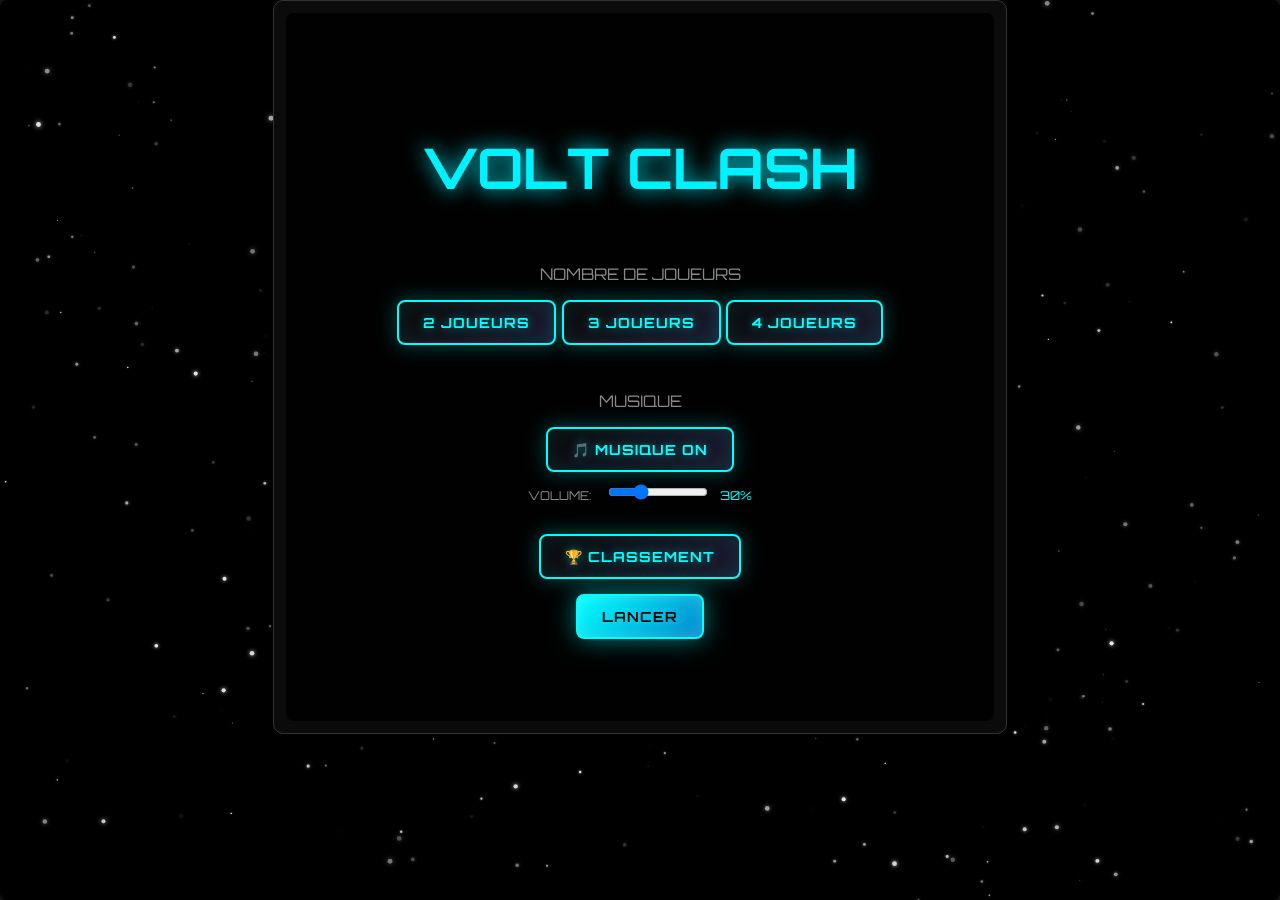
<file: index.html>
<!doctype html>
<html lang="fr">
<head>
  <head>
  <meta charset="UTF-8">
  <title>Volt Clash</title>
  <link href="https://fonts.googleapis.com/css2?family=Orbitron:wght@700&family=Press+Start+2P&display=swap" rel="stylesheet">

  <meta charset="utf-8" />
  <meta name="viewport" content="width=device-width,initial-scale=1" />
  <title>Combat Électrique — V4 Final (30×30)</title>
  <style>
    /* ================================
       BOUTONS FUTURISTES - VOLT CLASH
       ================================ */

    /* Style principal des boutons */
    .futuristic-btn {
      font-family: 'Orbitron', monospace;
      font-weight: 700;
      font-size: 14px;
      letter-spacing: 1px;
      text-transform: uppercase;
      
      /* Fond sombre et bordure */
      background: linear-gradient(135deg, #0a0a0a 0%, #1a1a2e 100%);
      border: 2px solid #00ffff;
      border-radius: 8px;
      
      /* Dimensions et espacement */
      padding: 12px 24px;
      min-width: 120px;
      
      /* Texte */
      color: #00ffff;
      text-shadow: 0 0 10px rgba(0, 255, 255, 0.5);
      
      /* Curseur et transition */
      cursor: pointer;
      transition: all 0.3s cubic-bezier(0.4, 0, 0.2, 1);
      
      /* Position relative pour les pseudo-éléments */
      position: relative;
      overflow: hidden;
      
      /* Effet de base */
      box-shadow: 
        0 0 20px rgba(0, 255, 255, 0.3),
        inset 0 0 20px rgba(0, 255, 255, 0.1);
    }

    /* Effet de survol (hover) */
    .futuristic-btn:disabled {
      opacity: 0.5 !important;
      cursor: not-allowed !important;
      pointer-events: none !important;
      transform: none !important;
      box-shadow: 
        0 0 10px rgba(0, 255, 255, 0.1),
        inset 0 0 10px rgba(0, 255, 255, 0.05) !important;
    }
    
    .futuristic-btn:disabled:hover {
      background: linear-gradient(135deg, #0a0a0a 0%, #1a1a2e 100%) !important;
    }
    
    .futuristic-btn:hover {
      background: linear-gradient(135deg, #1a1a2e 0%, #16213e 100%);
      border-color: #00ffff;
      color: #ffffff;
      
      /* Lueur accentuée au survol */
      box-shadow: 
        0 0 30px rgba(0, 255, 255, 0.6),
        0 0 60px rgba(0, 255, 255, 0.4),
        inset 0 0 30px rgba(0, 255, 255, 0.2);
      
      transform: translateY(-2px);
    }

    /* Effet de clic (active) */
    .futuristic-btn:active {
      transform: translateY(0) scale(0.98);
      box-shadow: 
        0 0 15px rgba(0, 255, 255, 0.4),
        inset 0 0 20px rgba(0, 255, 255, 0.3);
    }

    /* Variante pour bouton principal */
    .futuristic-btn.primary {
      background: linear-gradient(135deg, #00ffff 0%, #0088cc 100%);
      color: #0a0a0a;
      border-color: #00ffff;
      
      box-shadow: 
        0 0 25px rgba(0, 255, 255, 0.5),
        inset 0 0 15px rgba(255, 255, 255, 0.2);
    }

    .futuristic-btn.primary:hover {
      background: linear-gradient(135deg, #00ffff 0%, #00aaff 100%);
      box-shadow: 
        0 0 40px rgba(0, 255, 255, 0.8),
        0 0 80px rgba(0, 255, 255, 0.4),
        inset 0 0 25px rgba(255, 255, 255, 0.3);
    }

    /* Variante pour bouton danger */
    .futuristic-btn.danger {
      background: linear-gradient(135deg, #0a0a0a 0%, #2e0a0a 100%);
      border-color: #ff0040;
      color: #ff0040;
      
      box-shadow: 
        0 0 20px rgba(255, 0, 64, 0.3),
        inset 0 0 20px rgba(255, 0, 64, 0.1);
    }

    .futuristic-btn.danger:hover {
      background: linear-gradient(135deg, #2e0a0a 0%, #3e0a0a 100%);
      box-shadow: 
        0 0 30px rgba(255, 0, 64, 0.6),
        0 0 60px rgba(255, 0, 64, 0.4),
        inset 0 0 30px rgba(255, 0, 64, 0.2);
    }

    /* Animation de pulsation subtile */
    @keyframes pulse {
      0%, 100% {
        box-shadow: 
          0 0 20px rgba(0, 255, 255, 0.3),
          inset 0 0 20px rgba(0, 255, 255, 0.1);
      }
      50% {
        box-shadow: 
          0 0 25px rgba(0, 255, 255, 0.4),
          inset 0 0 25px rgba(0, 255, 255, 0.15);
      }
    }

    /* Effet de pulsation pour les boutons importants */
    .futuristic-btn.pulse {
      animation: pulse 2s infinite;
    }

    /* Style par défaut pour tous les boutons */
    button {
      font-family: 'Orbitron', monospace;
      font-weight: 700;
      font-size: 14px;
      letter-spacing: 1px;
      text-transform: uppercase;
      cursor: pointer;
      transition: all 0.3s cubic-bezier(0.4, 0, 0.2, 1);
      position: relative;
      overflow: hidden;
    }

    /* S'assurer que les boutons sans classe ont un style de base */
    button:not(.futuristic-btn) {
      background: linear-gradient(135deg, #0a0a0a 0%, #1a1a2e 100%);
      border: 2px solid #00ffff;
      border-radius: 8px;
      padding: 12px 24px;
      min-width: 120px;
      color: #00ffff;
      text-shadow: 0 0 10px rgba(0, 255, 255, 0.5);
      box-shadow: 
        0 0 20px rgba(0, 255, 255, 0.3),
        inset 0 0 20px rgba(0, 255, 255, 0.1);
    }

    button:not(.futuristic-btn):hover {
      background: linear-gradient(135deg, #1a1a2e 0%, #16213e 100%);
      border-color: #00ffff;
      color: #ffffff;
      box-shadow: 
        0 0 30px rgba(0, 255, 255, 0.6),
        0 0 60px rgba(0, 255, 255, 0.4),
        inset 0 0 30px rgba(0, 255, 255, 0.2);
      transform: translateY(-2px);
    }

    button:not(.futuristic-btn):active {
      transform: translateY(0) scale(0.98);
      box-shadow: 
        0 0 15px rgba(0, 255, 255, 0.4),
        inset 0 0 20px rgba(0, 255, 255, 0.3);
    }
    body { 
      margin:0; 
      background:#111; 
      color:#eee; 
      font-family:system-ui, Arial, sans-serif;
      display: flex;
      flex-direction: column;
      align-items: center; /* Centrer horizontalement */
      min-height: 100vh;
    }
    .wrap { 
      max-width: 1450px; 
      margin: 0 auto; 
      padding: 16px; 
      width: 100%;
      text-align: center; /* Centrer le contenu */
    }
    .top { display:flex; gap:12px; align-items:center; flex-wrap:wrap; }
    .panel { display:flex; gap:10px; align-items:center; flex-wrap:wrap; }
    .badge { padding:6px 10px; border:1px solid #333; border-radius:999px; background:#151515; font-size:14px; }
    .note { color:#cfcfcf; font-size:14px; line-height:1.45; margin:10px 0 12px 0; }
    
    /* MODIFICATION ICI : On fixe la taille de la sheet pour qu'elle reste toujours grande */
    .sheet { 
      background:#0b0b0b; 
      border:1px solid #333; 
      border-radius: 10px; 
      padding: 12px; 
      position: relative; 
      display: flex; /* Utiliser flex pour centrer le canvas */
      justify-content: center;
      align-items: center;
      margin: 0 auto; /* Centrer la sheet */
      
      /* Fixer la taille basée sur la grille 30x30 : 24*2 + 30*22 = 708px */
      width: 708px;
      height: 708px;
    }

    canvas { 
      width: auto; 
      max-width: 100%; 
      height: auto; 
      display: block; 
      background:#0b0b0b; 
      border-radius:8px; 
      margin: 0 auto; /* Centrer horizontalement */
    }
    .help { 
  margin-top:10px; 
  color:#cfcfcf; 
  font-size:13px; 
  line-height:1.55; 
}

/* Styles pour la modale Options */
.modal {
  position: fixed;
  z-index: 1000;
  left: 0;
  top: 0;
  width: 100%;
  height: 100%;
  background-color: rgba(0, 0, 0, 0.9);
  backdrop-filter: blur(5px);
}

.modal-content {
  background: linear-gradient(135deg, #1a1a1a 0%, #2d2d2d 100%);
  margin: 5% auto;
  padding: 0;
  border: 2px solid #444;
  border-radius: 15px;
  width: 90%;
  max-width: 600px;
  box-shadow: 0 0 30px rgba(157, 78, 221, 0.3);
  animation: modalSlideIn 0.3s ease-out;
}

@keyframes modalSlideIn {
  from {
    opacity: 0;
    transform: translateY(-50px);
  }
  to {
    opacity: 1;
    transform: translateY(0);
  }
}

.modal-header {
  display: flex;
  justify-content: space-between;
  align-items: center;
  padding: 20px 25px;
  border-bottom: 1px solid #444;
  background: rgba(0, 0, 0, 0.3);
  border-radius: 13px 13px 0 0;
}

.modal-close {
  background: none;
  border: none;
  color: #ff6b6b;
  font-size: 28px;
  font-weight: bold;
  cursor: pointer;
  transition: color 0.3s;
}

.modal-close:hover {
  color: #ff9999;
}

.modal-body {
  padding: 25px;
}

.option-section {
  margin-bottom: 30px;
  padding: 20px;
  background: rgba(0, 0, 0, 0.2);
  border-radius: 10px;
  border: 1px solid #333;
}

.option-section:last-child {
  margin-bottom: 0;
}

.shortcuts-grid {
  display: grid;
  grid-template-columns: 1fr 1fr;
  gap: 10px;
}

.shortcut-item {
  color: #cfcfcf;
  font-size: 13px;
  padding: 5px;
  background: rgba(255, 255, 255, 0.05);
  border-radius: 5px;
  border: 1px solid #333;
}

.key {
  color: #9d4edd;
  font-weight: bold;
  background: rgba(157, 78, 221, 0.2);
  padding: 2px 6px;
  border-radius: 4px;
  font-family: 'Courier New', monospace;
}

/* Styles pour les inputs des joueurs */
.player-input {
  width: 100%;
  padding: 10px;
  background: rgba(0, 0, 0, 0.7);
  border: 2px solid #444;
  border-radius: 8px;
  color: #00ffff;
  font-family: 'Orbitron', sans-serif;
  font-size: 14px;
  text-align: center;
  transition: all 0.3s ease;
  position: relative;
  z-index: 10;
}

.player-input:focus {
  outline: none;
  border-color: #9d4edd;
  box-shadow: 0 0 10px rgba(157, 78, 221, 0.5);
}

.player-input::placeholder {
  color: #666;
  font-style: italic;
}

/* Styles pour le classement */
.ranking-item {
  display: flex;
  justify-content: space-between;
  align-items: center;
  padding: 12px;
  margin-bottom: 8px;
  background: rgba(157, 78, 221, 0.1);
  border: 1px solid #444;
  border-radius: 8px;
  color: #cfcfcf;
  font-family: 'Orbitron', sans-serif;
}

.ranking-item:first-child {
  background: rgba(255, 215, 0, 0.2);
  border-color: #ffd700;
}

.ranking-item:nth-child(2) {
  background: rgba(192, 192, 192, 0.2);
  border-color: #c0c0c0;
}

.ranking-item:nth-child(3) {
  background: rgba(205, 127, 50, 0.2);
  border-color: #cd7f32;
}

.ranking-position {
  font-weight: bold;
  color: #9d4edd;
  min-width: 30px;
}

.ranking-name {
  flex: 1;
  text-align: left;
  margin: 0 15px;
}

.ranking-stats {
  display: flex;
  gap: 15px;
  font-size: 12px;
}

.ranking-wins {
  color: #9dffb6;
  font-weight: bold;
}

.ranking-losses {
  color: #ffcf7a;
}

.ranking-ratio {
  color: #00ffff;
  font-size: 11px;
}
    .warn { color:#ffcf7a; }
    .ok { color:#9dffb6; }
    code { background:#1b1b1b; padding:2px 6px; border-radius:6px; border:1px solid #2b2b2b; }

    .players { 
      display:flex; 
      gap:10px; 
      flex-wrap:wrap; 
      align-items:center; 
      justify-content: center; /* Centrer horizontalement */
      margin: 10px 0;
    }
    .pchip { padding:6px 10px; border-radius:999px; border:1px solid #333; background:#151515; font-size:13px; display:flex; align-items:center; gap:8px; }
    .dot { width:10px; height:10px; border-radius:999px; display:inline-block; }
    select { background:#151515; color:#eee; border:1px solid #333; border-radius:8px; padding:4px 8px; }

    /* --- TON NOUVEAU CODE CSS POUR LE MENU --- */
    .menu-overlay {
      position: absolute;
      top: 12px; left: 12px; /* On s'aligne sur le padding de la .sheet */
      right: 12px; bottom: 12px;
      background: rgba(0, 0, 0, 0.9);
      display: flex; flex-direction: column;
      align-items: center; justify-content: center;
      z-index: 100;
      border-radius: 8px;
    }

    .glow-text {
      font-family: 'Orbitron', sans-serif;
      color: #00f2ff;
      text-shadow: 0 0 20px #00f2ff;
      font-size: 3.5rem;
      margin-bottom: 30px;
    }

    .game-title-main {
      font-family: 'Orbitron', sans-serif;
      color: #00f2ff;
      text-shadow: 0 0 20px #00f2ff;
      font-size: 2.5rem;
      margin: 15px 0;
      text-align: center;
    }

    .menu-section { margin: 15px; text-align: center; }
    .menu-section h3 { font-family: 'Orbitron', sans-serif; font-size: 0.9rem; color: #888; margin-bottom: 10px; }
</style>
  
</head>
<body>

<!-- Canvas d'arrière-plan spatial -->
<canvas id="starfield" style="position: fixed; top: 0; left: 0; width: 100%; height: 100%; z-index: -1; background: #000; pointer-events: none;"></canvas>

<!-- S'assurer que les menus sont au-dessus du canvas -->
<div style="position: relative; z-index: 1;">
  <!-- Badges joueurs cachés quand le menu est affiché -->
  <div class="players" id="playersRow" style="display: none;"></div>
  
  <!-- Titre et contrôles cachés quand le menu est affiché -->
  <div class="top" id="gameControls" style="display: none;">
    <h2 class="game-title-main">VOLT CLASH</h2>
    <div class="panel" style="justify-content: center;">
      <button class="futuristic-btn danger small" id="reset">Réinitialiser</button>
      <button class="futuristic-btn small" id="togglebg">Fond: Noir</button>
      <button class="futuristic-btn small" id="toggleExpert">IA: Normal</button>
      <button class="futuristic-btn small" id="menu">Menu</button>
      <button class="futuristic-btn small" id="options-btn">⚙️ Options</button>
    </div>
    
    <!-- Case options verticale côté droit -->
    <div id="options-panel" style="display: none; position: fixed; top: 50%; right: 20px; transform: translateY(-50%); width: 250px; padding: 20px; background: rgba(0,0,0,0.95); border: 2px solid #444; border-radius: 15px; box-shadow: 0 4px 20px rgba(0,0,0,0.7); z-index: 100;">
      <div style="color: #9d4edd; font-weight: bold; margin-bottom: 15px; font-family: 'Orbitron'; text-align: center; font-size: 14px;">⚙️ OPTIONS</div>
      
      <!-- Section Musique -->
      <div style="margin-bottom: 20px; padding: 15px; background: rgba(157, 78, 221, 0.1); border-radius: 8px; border: 1px solid #444;">
        <div style="color: #9d4edd; font-weight: bold; margin-bottom: 10px; font-family: 'Orbitron'; text-align: center;">🎵 MUSIQUE</div>
        <button id="panel-music-toggle" class="futuristic-btn" onclick="toggleMusic()" style="width: 100%; padding: 6px; font-size: 11px; margin-bottom: 10px;">🎵 ON</button>
        <div style="text-align: center;">
          <label style="color: #888; font-size: 11px;">Volume:</label>
          <input type="range" id="panel-music-volume" min="0" max="100" value="30" style="width: 120px; margin: 5px 0; display: block;" onchange="updateMusicVolume(this.value)">
          <span id="panel-volume-display" style="color: #00ffff; font-weight: bold; font-size: 12px;">30%</span>
        </div>
      </div>
      
      <!-- Section Sons -->
      <div style="margin-bottom: 20px; padding: 15px; background: rgba(157, 78, 221, 0.1); border-radius: 8px; border: 1px solid #444;">
        <div style="color: #9d4edd; font-weight: bold; margin-bottom: 10px; font-family: 'Orbitron'; text-align: center;">🔊 SONS</div>
        <button id="panel-sounds-toggle" class="futuristic-btn" onclick="toggleSounds()" style="width: 100%; padding: 6px; font-size: 11px; margin-bottom: 10px;">🔊 ON</button>
        <div style="text-align: center;">
          <label style="color: #888; font-size: 11px;">Volume:</label>
          <input type="range" id="panel-sounds-volume" min="0" max="100" value="50" style="width: 120px; margin: 5px 0; display: block;" onchange="updateSoundsVolume(this.value)">
          <span id="panel-sounds-volume-display" style="color: #00ffff; font-weight: bold; font-size: 12px;">50%</span>
        </div>
      </div>
      
      <!-- Section Raccourcis -->
      <div style="padding: 15px; background: rgba(157, 78, 221, 0.1); border-radius: 8px; border: 1px solid #444;">
        <div style="color: #9d4edd; font-weight: bold; margin-bottom: 10px; font-family: 'Orbitron'; text-align: center;">⌨️ RACCOURCIS</div>
        <div style="text-align: left; line-height: 1.8; font-size: 11px;">
          <div><span style="color: #9d4edd; font-weight: bold;">O/L</span> : Haut/Bas</div>
          <div><span style="color: #9d4edd; font-weight: bold;">K/M</span> : Gauche/Droite</div>
          <div><span style="color: #9d4edd; font-weight: bold;">Espace</span> : Placer</div>
          <div><span style="color: #9d4edd; font-weight: bold;">P</span> : Musique</div>
          <div><span style="color: #9d4edd; font-weight: bold;">↑/↓</span> : Volume</div>
          <div><span style="color: #9d4edd; font-weight: bold;">R</span> : Reset</div>
          <div><span style="color: #9d4edd; font-weight: bold;">ESC</span> : Menu</div>
        </div>
      </div>
    </div>
  </div>

  <div class="sheet">
    <!-- Écran de saisie des pseudos -->
<div id="player-names-screen" class="menu-overlay" style="display: none;">
  <h1 class="glow-text">VOLT CLASH</h1>
  
  <div class="menu-section">
    <p style="color: #888; font-family: Orbitron; margin-bottom: 20px;">SAISIR LES PSEUDOS</p>
    
    <div style="display: flex; flex-direction: column; gap: 15px; margin-bottom: 20px;">
      <div>
        <label style="color: #9d4edd; font-family: Orbitron; font-size: 14px;">JOUEUR 1:</label>
        <input type="text" id="player1-name" class="player-input" placeholder="Entrez votre pseudo" maxlength="15">
      </div>
      <div>
        <label style="color: #9d4edd; font-family: Orbitron; font-size: 14px;">JOUEUR 2:</label>
        <input type="text" id="player2-name" class="player-input" placeholder="Entrez votre pseudo" maxlength="15">
      </div>
    </div>
    
    <div style="display: flex; gap: 10px; justify-content: center;">
      <button class="futuristic-btn" onclick="startGameWithNames()">COMMENCER</button>
      <button class="futuristic-btn" onclick="backToMenu()">RETOUR</button>
    </div>
  </div>
</div>

<!-- Écran de classement -->
<div id="ranking-screen" class="menu-overlay" style="display: none;">
  <h1 class="glow-text">CLASSEMENT</h1>
  
  <div class="menu-section">
    <p style="color: #888; font-family: Orbitron; margin-bottom: 20px;">TABLEAU DES SCORES</p>
    
    <div id="ranking-list" style="background: rgba(0,0,0,0.5); padding: 20px; border-radius: 10px; border: 1px solid #444; max-height: 400px; overflow-y: auto;">
      <!-- Le classement sera généré ici -->
    </div>
    
    <div style="margin-top: 20px; display: flex; gap: 10px; justify-content: center;">
      <button class="futuristic-btn danger" onclick="clearRanking()">EFFACER</button>
      <button class="futuristic-btn" onclick="backToMenu()">RETOUR</button>
    </div>
  </div>
</div>

    <div id="main-menu" class="menu-overlay">
  <h1 class="glow-text">VOLT CLASH</h1>
  
  <div class="menu-section">
    <p style="color: #888; font-family: Orbitron;">NOMBRE DE JOUEURS</p>
    <button id="btn-2players" class="futuristic-btn" onclick="showPlayerNamesScreen()">2 JOUEURS</button>
    <button id="btn-3players" class="futuristic-btn" onclick="setPlayerCount(3)">3 JOUEURS</button>
    <button id="btn-4players" class="futuristic-btn" onclick="setPlayerCount(4)">4 JOUEURS</button>
  </div>

  <div class="menu-section">
    <p style="color: #888; font-family: Orbitron;">MUSIQUE</p>
    <button id="btn-music-toggle" class="futuristic-btn" onclick="toggleMusic()">🎵 MUSIQUE ON</button>
    <div style="margin-top: 10px;">
      <label style="color: #888; font-family: Orbitron; font-size: 12px;">VOLUME:</label>
      <input type="range" id="music-volume" min="0" max="100" value="30" style="width: 100px; margin-left: 10px;" onchange="updateMusicVolume(this.value)">
      <span id="volume-display" style="color: #00ffff; font-family: Orbitron; font-size: 12px; margin-left: 5px;">30%</span>
    </div>
  </div>

  <div class="menu-section">
    <button class="futuristic-btn" onclick="showRankingScreen()">🏆 CLASSEMENT</button>
  </div>

  <button class="futuristic-btn primary pulse" onclick="startGame()">LANCER</button>
</div>
    <canvas id="c"></canvas>
  </div>

<!-- Fenêtre modale Options -->
<div id="options-modal" class="modal" style="display: none;">
  <div class="modal-content">
    <div class="modal-header">
      <h2 style="color: #00ffff; font-family: 'Orbitron', sans-serif; margin: 0;">⚙️ OPTIONS</h2>
      <button class="modal-close" onclick="closeOptions()">×</button>
    </div>
    
    <div class="modal-body">
      <!-- Section Musique -->
      <div class="option-section">
        <h3 style="color: #9d4edd; font-family: 'Orbitron', sans-serif; margin-bottom: 15px;">🎵 MUSIQUE</h3>
        <div style="margin-bottom: 10px;">
          <button id="modal-music-toggle" class="futuristic-btn" onclick="toggleMusic()">🎵 MUSIQUE ON</button>
        </div>
        <div>
          <label style="color: #888; font-family: Orbitron; font-size: 14px;">VOLUME:</label>
          <input type="range" id="modal-music-volume" min="0" max="100" value="30" style="width: 120px; margin-left: 10px;" onchange="updateMusicVolume(this.value)">
          <span id="modal-volume-display" style="color: #00ffff; font-family: Orbitron; font-size: 14px; margin-left: 5px;">30%</span>
        </div>
      </div>
      
      <!-- Section Sons -->
      <div class="option-section">
        <h3 style="color: #9d4edd; font-family: 'Orbitron', sans-serif; margin-bottom: 15px;">🔊 SONS</h3>
        <div style="margin-bottom: 10px;">
          <button id="modal-sounds-toggle" class="futuristic-btn" onclick="toggleSounds()">🔊 SONS ON</button>
        </div>
        <div>
          <label style="color: #888; font-family: Orbitron; font-size: 14px;">VOLUME:</label>
          <input type="range" id="modal-sounds-volume" min="0" max="100" value="50" style="width: 120px; margin-left: 10px;" onchange="updateSoundsVolume(this.value)">
          <span id="modal-sounds-volume-display" style="color: #00ffff; font-family: Orbitron; font-size: 14px; margin-left: 5px;">50%</span>
        </div>
      </div>
      
      <!-- Section Raccourcis -->
      <div class="option-section">
        <h3 style="color: #9d4edd; font-family: 'Orbitron', sans-serif; margin-bottom: 15px;">⌨️ RACCOURCIS CLAVIER</h3>
        <div class="shortcuts-grid">
          <div class="shortcut-item">
            <span class="key">O/L</span> : Haut/Bas
          </div>
          <div class="shortcut-item">
            <span class="key">K/M</span> : Gauche/Droite
          </div>
          <div class="shortcut-item">
            <span class="key">Espace</span> : Placer croix
          </div>
          <div class="shortcut-item">
            <span class="key">P</span> : Musique ON/OFF
          </div>
          <div class="shortcut-item">
            <span class="key">↑/↓</span> : Volume musique
          </div>
          <div class="shortcut-item">
            <span class="key">R</span> : Réinitialiser
          </div>
          <div class="shortcut-item">
            <span class="key">ESC</span> : Menu
          </div>
          <div class="shortcut-item">
            <span class="key">B</span> : Toggle fond
          </div>
          <div class="shortcut-item">
            <span class="key">X</span> : Mode expert
          </div>
        </div>
      </div>
    </div>
  </div>
</div>

<div class="help" id="status"></div>
</div>

<script>
/**
 * VOLT CLASH - (c) 2026 Erazem-volt
 * Tous droits réservés. 
 * L'utilisation, la copie ou la revente de ce code sans autorisation est interdite.
 */

// Variables globales définies en dehors de l'IIFE
let GRID_CELLS = 20;
let NODES = 21;
let PLAYER_COUNT = 4;
let displayW, displayH;

(() => {
  // ----------------------------
  // Config
  // ----------------------------
  // GRID_CELLS, NODES, PLAYER_COUNT sont déjà définies globalement
  const BASE_CELLS = 2;          // base = 3x3 nœuds
  const MOVES_PER_TURN = 5;

  const CELL_PX = 22;
  const MARGIN_PX = 24;

  // Halo plus intense
  const HALO_WIDE = 11;
  const HALO_THIN = 3.4;
  const HALO_ALPHA_WIDE = 0.22;
  const HALO_ALPHA_THIN = 0.38;

  // IA: seuil de "menace" (défense si ennemi trop proche de la base)
  const DEFENSE_RADIUS = 7;              // en nœuds (Manhattan approximé via dist2)
  const DEFENSE_RADIUS2 = DEFENSE_RADIUS * DEFENSE_RADIUS;

  // IA: zone bouclier autour de base (nœuds proches à privilégier)
  const SHIELD_RADIUS = 5;
  const SHIELD_RADIUS2 = SHIELD_RADIUS * SHIELD_RADIUS;

  const PLAYERS = [
    { id:"A", color:"#ff5d5d", name:"A (Rouge)" }, // TL
    { id:"B", color:"#3ddc84", name:"B (Vert)"  }, // BR
    { id:"C", color:"#ffd84d", name:"C (Jaune)" }, // TR
    { id:"D", color:"#4da6ff", name:"D (Bleu)"  }, // BL
  ];

  // Par défaut : 1 humain + 3 IA
  const control = new Map([
    ["A", "HUMAN"],
    ["B", "AI"],
    ["C", "AI"],
    ["D", "AI"],
  ]);



// ----------------------------
// Mode IA Expert (Beam Search) — toggle
// ----------------------------
let expertMode = false; // false = IA normale (scoring simple), true = Beam Search
const AI_BEAM = {
  depth: 3,           // lookahead (coups simulés du même joueur dans son tour)
  beamWidth: 18,      // K
  maxBranch: 50,      // top-N coups évalués par niveau
  wAttack: 1.0,
  wDefense: 0.25,
  tieNoise: 0.02      // brise les égalités
};
// ----------------------------
// IA profiles (styles différents)
// ----------------------------
// Chaque IA reçoit un profil distinct au reset, pour éviter les schémas identiques en début de partie.
// Les profils influencent : choix de cible, appétence CROSS vs CIRCLE, et mélange diagonale/ligne.
const AI_PROFILE_DEFS = {
  RAIDER:    { name:"RAIDER",    circleBiasAttack: 0.08, circleBiasDefense: 0.55, diagWeight: 0.55, lineWeight: 1.10, targetMode: "HUMAN_FIRST", noise: 1400 },
  BALANCED:  { name:"BALANCED",  circleBiasAttack: 0.12, circleBiasDefense: 0.62, diagWeight: 0.70, lineWeight: 1.00, targetMode: "NEAREST",     noise: 1200 },
  SWARM:     { name:"SWARM",     circleBiasAttack: 0.10, circleBiasDefense: 0.58, diagWeight: 0.85, lineWeight: 0.92, targetMode: "WEAKEST",     noise: 1700 },
  SIEGER:    { name:"SIEGER",    circleBiasAttack: 0.06, circleBiasDefense: 0.50, diagWeight: 0.45, lineWeight: 1.20, targetMode: "RANDOM_ROTATE", noise: 1500 },
};
const aiProfile = new Map();          // pid -> profile object
const aiTargetOverride = new Map();   // pid -> targetPid (pour RANDOM_ROTATE)

function shuffle(arr){
  for (let i = arr.length - 1; i > 0; i--){
    const j = Math.floor(Math.random() * (i + 1));
    [arr[i], arr[j]] = [arr[j], arr[i]];
  }
  return arr;
}

function assignAIProfiles(){
  const pool = shuffle(Object.keys(AI_PROFILE_DEFS).slice());
  for (const p of PLAYERS){
    if (control.get(p.id) !== "AI") continue;
    const key = pool.length ? pool.pop() : "BALANCED";
    aiProfile.set(p.id, AI_PROFILE_DEFS[key]);
    aiTargetOverride.delete(p.id);
  }
  // Si plusieurs IA et pool insuffisant, on mélange quand même via noise/target rotate.
}

function marksCount(pid){
  let c = 0;
  for (const m of marks.values()) if (m.owner === pid) c++;
  return c;
}

function chooseTargetPid(pid, prof){
  const aliveEnemies = PLAYERS.map(p => p.id).filter(id => id !== pid && alive.get(id));
  if (!aliveEnemies.length) return null;

  if (prof.targetMode === "HUMAN_FIRST"){
    if (alive.get("A") && pid !== "A") return "A";
    // fallback nearest
  }

  if (prof.targetMode === "WEAKEST"){
    let best = null, bestVal = Infinity;
    for (const eid of aliveEnemies){
      const v = marksCount(eid); // moins de présence => plus faible
      if (v < bestVal) { bestVal = v; best = eid; }
    }
    return best || aliveEnemies[0];
  }

  if (prof.targetMode === "RANDOM_ROTATE"){
    // Garde une cible quelques tours : évite que toutes les IA convergent pareil
    const keep = aiTargetOverride.get(pid);
    if (keep && alive.get(keep)) return keep;
    const pick = aliveEnemies[Math.floor(Math.random() * aliveEnemies.length)];
    aiTargetOverride.set(pid, pick);
    return pick;
  }

  // NEAREST (par défaut)
  const selfStart = startNodeFor(pid);
  let best = null, bestD2 = Infinity;
  for (const eid of aliveEnemies){
    const c = baseCenter(eid);
    const d2 = dist2(selfStart, c);
    if (d2 < bestD2) { bestD2 = d2; best = eid; }
  }
  return best || aliveEnemies[0];
}

function opponentTargetPoint(pid, prof) {
  const p = prof || aiProfile.get(pid) || AI_PROFILE_DEFS.BALANCED;
  const tPid = chooseTargetPid(pid, p);
  return tPid ? baseCenter(tPid) : { ix: Math.floor(NODES/2), iy: Math.floor(NODES/2) };
}

  
  // ----------------------------
  // Plateau background (toggle noir/blanc)
  // ----------------------------
  let boardBg = "#0b0b0b"; // fond actuel du plateau
  function toggleBoardBg(){
    boardBg = (boardBg === "#0b0b0b") ? "#ffffff" : "#0b0b0b";
    updateBgButton();
    const exBtn = document.getElementById('toggleExpert');
    if (exBtn) exBtn.textContent = expertMode ? 'IA: Expert' : 'IA: Normal';
    requestRedraw();
  }
  function updateBgButton(){
    const btn = document.getElementById("togglebg");
    if (!btn) return;
    btn.textContent = (boardBg === "#0b0b0b") ? "Fond: Noir" : "Fond: Blanc";
  }
  // Toggle Expert AI (Beam Search)
  function toggleExpertMode(){
    expertMode = !expertMode;
    const btn = document.getElementById("toggleExpert");
    if (btn) btn.textContent = expertMode ? "IA: Expert" : "IA: Normal";
    message = expertMode ? "Mode Expert (Beam) activé." : "Mode Normal activé.";
    setBadges();
    requestRedraw();
    // si c'est au tour d'une IA, relancer proprement
    if (!gameOver && control.get(currentPlayerId()) === "AI") scheduleAITick(110);
  }


// ----------------------------
  // Configuration du jeu
  // ----------------------------
  function setPlayerCount(count) {
    PLAYER_COUNT = count;
    
    // Adapter la taille de la grille
    if (count === 2) {
      GRID_CELLS = 20;  // Grille 20x20 pour 2 joueurs
    } else {
      GRID_CELLS = 30;  // Grille 30x30 pour 4 joueurs
    }
    NODES = GRID_CELLS + 1;
    
    // Gérer le grisé des boutons (mais permettre de cliquer pour changer d'avis)
    const btn2Players = document.getElementById('btn-2players');
    const btn4Players = document.getElementById('btn-4players');
    
    if (count === 2) {
      // Mode 2 joueurs : griser le bouton 4 joueurs mais permettre le clic
      btn2Players.style.opacity = '1';
      btn2Players.style.cursor = 'pointer';
      
      btn4Players.style.opacity = '0.5';
      btn4Players.style.cursor = 'pointer'; // Garder pointer pour permettre le clic
    } else {
      // Mode 4 joueurs : griser le bouton 2 joueurs mais permettre le clic
      btn4Players.style.opacity = '1';
      btn4Players.style.cursor = 'pointer';
      
      btn2Players.style.opacity = '0.5';
      btn2Players.style.cursor = 'pointer'; // Garder pointer pour permettre le clic
    }
    
    // Mettre à jour l'affichage du nombre de joueurs
    const display = document.getElementById('player-count-display');
    if (display) {
      display.textContent = `Mode ${PLAYER_COUNT} joueurs sélectionné`;
    }
    
    // Nettoyage COMPLET pour éviter les conflits
    marks.clear();
    walls.clear();
    
    // Réinitialiser tous les curseurs
    for (const p of PLAYERS) {
      cursors.set(p.id, { ...startNodeFor(p.id) });
    }
    
    // Mettre à jour les contrôles par défaut
    for (const p of PLAYERS.slice(0, PLAYER_COUNT)) {
      const sel = document.getElementById(`control-${p.id}`);
      if (sel) sel.value = control.get(p.id);
      control.set("D", "AI");
    }
    
    // Forcer la réinitialisation du canvas
    updateCanvasSize();
    
    // Redessiner si le jeu est en cours
    if (!gameOver) {
      requestRedraw();
    }
  }

  function setGameMode(mode) {
    if (PLAYER_COUNT === 2) {
      if (mode === 'pvp') {
        // 1 vs 1
        control.set("A", "HUMAN");
        control.set("B", "HUMAN");
      } else if (mode === 'pve') {
        // 1 vs IA
        control.set("A", "HUMAN");
        control.set("B", "AI");
      }
    }
  }

  function startGame() {
    console.log('startGame appelé');
    
    // Cacher le menu
    const menu = document.getElementById('main-menu');
    if (menu) {
      console.log('Cache le menu principal');
      menu.style.display = 'none';
      menu.style.visibility = 'hidden';
      menu.style.pointerEvents = 'none';
      menu.style.opacity = '0';
    }
    
    // Afficher les éléments du jeu
    console.log('Affiche les éléments du jeu');
    const playersRow = document.getElementById('playersRow');
    const gameControls = document.getElementById('gameControls');
    
    if (playersRow) {
      playersRow.style.display = 'flex';
      console.log('playersRow affiché');
    } else {
      console.log('ERREUR: playersRow non trouvé');
    }
    
    if (gameControls) {
      gameControls.style.display = 'block';
      console.log('gameControls affiché');
    } else {
      console.log('ERREUR: gameControls non trouvé');
    }
    
    // Mettre à jour la taille du canvas avant de démarrer
    console.log('Met à jour la taille du canvas');
    updateCanvasSize();
    
    // La musique est déjà lancée au chargement, pas besoin de la relancer
    
    // Démarrer le jeu avec la version originale de reset
    console.log('Démarrage du jeu');
    gameOver = false;
    originalReset();
    
    console.log('startGame terminé');
  }

  // Rendre les fonctions accessibles globalement
  window.setPlayerCount = setPlayerCount;
  window.setGameMode = setGameMode;
  window.startGame = startGame;
  window.updateCanvasSize = updateCanvasSize;
  window.toggleMusic = toggleMusic;
  window.updateMusicVolume = updateMusicVolume;
  window.showOptions = showOptions;
  window.closeOptions = closeOptions;
  window.toggleSounds = toggleSounds;
  window.updateSoundsVolume = updateSoundsVolume;
  window.toggleGameOptions = toggleGameOptions;
  window.showPlayerNamesScreen = showPlayerNamesScreen;
  window.startGameWithNames = startGameWithNames;
  window.backToMenu = backToMenu;
  window.showRankingScreen = showRankingScreen;
  window.clearRanking = clearRanking;
  
  // Initialiser les événements sur les inputs
  document.addEventListener('DOMContentLoaded', function() {
    const player1Input = document.getElementById('player1-name');
    const player2Input = document.getElementById('player2-name');
    
    if (player1Input) {
      player1Input.addEventListener('input', function() {
        console.log('Input Joueur 1:', this.value);
      });
    }
    
    if (player2Input) {
      player2Input.addEventListener('input', function() {
        console.log('Input Joueur 2:', this.value);
      });
    }
  });
  
  // Variables globales pour les joueurs
  let playerNames = {
    player1: '',
    player2: ''
  };
  
  // Fonctions de gestion des joueurs et classement
  function showPlayerNamesScreen() {
    const menu = document.getElementById('main-menu');
    const namesScreen = document.getElementById('player-names-screen');
    
    // Charger les derniers pseudos sauvegardés
    loadSavedNames();
    
    menu.style.display = 'none';
    namesScreen.style.display = 'flex';
    namesScreen.style.visibility = 'visible';
    namesScreen.style.pointerEvents = 'auto';
    namesScreen.style.opacity = '1';
  }
  
  function loadSavedNames() {
    const savedPlayer1 = localStorage.getItem('player1_name') || '';
    const savedPlayer2 = localStorage.getItem('player2_name') || '';
    
    document.getElementById('player1-name').value = savedPlayer1;
    document.getElementById('player2-name').value = savedPlayer2;
  }
  
  function saveNames() {
    const player1Name = document.getElementById('player1-name').value.trim();
    const player2Name = document.getElementById('player2-name').value.trim();
    
    if (player1Name) {
      localStorage.setItem('player1_name', player1Name);
      playerNames.player1 = player1Name;
    }
    if (player2Name) {
      localStorage.setItem('player2_name', player2Name);
      playerNames.player2 = player2Name;
    }
  }
  
  function startGameWithNames() {
    console.log('startGameWithNames appelé');
    
    const player1Name = document.getElementById('player1-name').value.trim();
    const player2Name = document.getElementById('player2-name').value.trim();
    
    console.log('Pseudos:', player1Name, player2Name);
    
    if (!player1Name || !player2Name) {
      alert('Veuillez entrer un pseudo pour chaque joueur');
      return;
    }
    
    saveNames();
    console.log('Noms sauvegardés');
    
    // Cacher l'écran de saisie
    const namesScreen = document.getElementById('player-names-screen');
    if (namesScreen) {
      console.log('Cache l\'écran de saisie');
      namesScreen.style.display = 'none';
      namesScreen.style.visibility = 'hidden';
      namesScreen.style.pointerEvents = 'none';
      namesScreen.style.opacity = '0';
    }
    
    console.log('Appel setPlayerCount(2)');
    setPlayerCount(2);
    
    console.log('Appel startGame()');
    startGame();
    
    console.log('startGameWithNames terminé');
  }
  
  function backToMenu() {
    const menu = document.getElementById('main-menu');
    const namesScreen = document.getElementById('player-names-screen');
    const rankingScreen = document.getElementById('ranking-screen');
    
    // Cacher tous les écrans
    namesScreen.style.display = 'none';
    rankingScreen.style.display = 'none';
    
    // Afficher le menu principal
    menu.style.display = 'flex';
    menu.style.visibility = 'visible';
    menu.style.pointerEvents = 'auto';
    menu.style.opacity = '1';
  }
  
  function showRankingScreen() {
    const menu = document.getElementById('main-menu');
    const rankingScreen = document.getElementById('ranking-screen');
    
    menu.style.display = 'none';
    rankingScreen.style.display = 'flex';
    rankingScreen.style.visibility = 'visible';
    rankingScreen.style.pointerEvents = 'auto';
    rankingScreen.style.opacity = '1';
    
    displayRanking();
  }
  
  function saveResult(winnerName, loserName) {
    // Charger les statistiques existantes
    let stats = JSON.parse(localStorage.getItem('voltclash_stats') || '{}');
    
    // Mettre à jour le gagnant
    if (!stats[winnerName]) {
      stats[winnerName] = { wins: 0, losses: 0 };
    }
    stats[winnerName].wins++;
    
    // Mettre à jour le perdant
    if (!stats[loserName]) {
      stats[loserName] = { wins: 0, losses: 0 };
    }
    stats[loserName].losses++;
    
    // Sauvegarder
    localStorage.setItem('voltclash_stats', JSON.stringify(stats));
    console.log(`Résultat sauvegardé: ${winnerName} bat ${loserName}`);
  }
  
  function displayRanking() {
    const stats = JSON.parse(localStorage.getItem('voltclash_stats') || '{}');
    const rankingList = document.getElementById('ranking-list');
    
    // Convertir en tableau et trier par victoires
    const players = Object.entries(stats).map(([name, data]) => ({
      name,
      wins: data.wins,
      losses: data.losses,
      ratio: data.losses > 0 ? (data.wins / data.losses).toFixed(2) : data.wins
    }));
    
    players.sort((a, b) => b.wins - a.wins);
    
    // Générer le HTML
    if (players.length === 0) {
      rankingList.innerHTML = '<p style="color: #888; text-align: center;">Aucune statistique enregistrée</p>';
      return;
    }
    
    let html = '';
    players.forEach((player, index) => {
      const medal = index === 0 ? '🥇' : index === 1 ? '🥈' : index === 2 ? '🥉' : '';
      html += `
        <div class="ranking-item">
          <span class="ranking-position">#${index + 1} ${medal}</span>
          <span class="ranking-name">${player.name}</span>
          <div class="ranking-stats">
            <span class="ranking-wins">V: ${player.wins}</span>
            <span class="ranking-losses">D: ${player.losses}</span>
            <span class="ranking-ratio">R: ${player.ratio}</span>
          </div>
        </div>
      `;
    });
    
    rankingList.innerHTML = html;
  }
  
  function clearRanking() {
    if (confirm('Êtes-vous sûr de vouloir effacer toutes les statistiques ?')) {
      localStorage.removeItem('voltclash_stats');
      displayRanking();
    }
  }
  
  // Variable globale pour l'état de la musique
  let musicEnabled = true;
  let soundsEnabled = true;
  let gameOptionsVisible = false;
  
  // Fonction pour basculer la musique
  function toggleMusic() {
    const btn = document.getElementById('btn-music-toggle');
    const modalBtn = document.getElementById('modal-music-toggle');
    const panelBtn = document.getElementById('panel-music-toggle');
    
    musicEnabled = !musicEnabled;
    
    const text = musicEnabled ? '🎵 MUSIQUE ON' : '🔇 MUSIQUE OFF';
    const shortText = musicEnabled ? '🎵 ON' : '🔇 OFF';
    
    if (btn) {
      btn.textContent = text;
      btn.style.opacity = musicEnabled ? '1' : '0.5';
    }
    if (modalBtn) {
      modalBtn.textContent = text;
      modalBtn.style.opacity = musicEnabled ? '1' : '0.5';
    }
    if (panelBtn) {
      panelBtn.textContent = shortText;
      panelBtn.style.opacity = musicEnabled ? '1' : '0.5';
    }
    
    if (musicEnabled) {
      soundSystem.playBackgroundMusic();
    } else {
      soundSystem.stopBackgroundMusic();
    }
  }
  
  // Fonction pour basculer les sons
  function toggleSounds() {
    const modalBtn = document.getElementById('modal-sounds-toggle');
    const panelBtn = document.getElementById('panel-sounds-toggle');
    
    soundsEnabled = !soundsEnabled;
    
    const text = soundsEnabled ? '🔊 SONS ON' : '🔇 SONS OFF';
    const shortText = soundsEnabled ? '🔊 ON' : '🔇 OFF';
    
    if (modalBtn) {
      modalBtn.textContent = text;
      modalBtn.style.opacity = soundsEnabled ? '1' : '0.5';
    }
    if (panelBtn) {
      panelBtn.textContent = shortText;
      panelBtn.style.opacity = soundsEnabled ? '1' : '0.5';
    }
  }
  
  // Fonction pour basculer les options dans le jeu
  function toggleGameOptions() {
    const optionsDiv = document.getElementById('game-options');
    if (optionsDiv) {
      gameOptionsVisible = !gameOptionsVisible;
      optionsDiv.style.display = gameOptionsVisible ? 'block' : 'none';
    }
  }
  
  // Fonction pour basculer le panneau options principal
  function toggleOptionsPanel() {
    const panel = document.getElementById('options-panel');
    if (panel) {
      const isVisible = panel.style.display !== 'none';
      panel.style.display = isVisible ? 'none' : 'block';
      
      // Synchroniser les contrôles quand on ouvre
      if (!isVisible) {
        syncPanelControls();
      }
    }
  }
  
  // Fonction pour synchroniser tous les contrôles
  function syncPanelControls() {
    const currentVolume = document.getElementById('music-volume')?.value || 30;
    
    // Synchroniser musique
    const musicText = musicEnabled ? '🎵 ON' : '🔇 OFF';
    const panelMusicBtn = document.getElementById('panel-music-toggle');
    if (panelMusicBtn) {
      panelMusicBtn.textContent = musicText;
      panelMusicBtn.style.opacity = musicEnabled ? '1' : '0.5';
    }
    
    // Synchroniser sons
    const soundsText = soundsEnabled ? '🔊 ON' : '🔇 OFF';
    const panelSoundsBtn = document.getElementById('panel-sounds-toggle');
    if (panelSoundsBtn) {
      panelSoundsBtn.textContent = soundsText;
      panelSoundsBtn.style.opacity = soundsEnabled ? '1' : '0.5';
    }
    
    // Synchroniser volumes
    const panelMusicVolume = document.getElementById('panel-music-volume');
    const panelVolumeDisplay = document.getElementById('panel-volume-display');
    if (panelMusicVolume) panelMusicVolume.value = currentVolume;
    if (panelVolumeDisplay) panelVolumeDisplay.textContent = currentVolume + '%';
  }
  
  // Fonction pour mettre à jour le volume de la musique
  function updateMusicVolume(value) {
    const display = document.getElementById('volume-display');
    const modalDisplay = document.getElementById('modal-volume-display');
    const panelDisplay = document.getElementById('panel-volume-display');
    const modalSlider = document.getElementById('modal-music-volume');
    const panelSlider = document.getElementById('panel-music-volume');
    
    if (display) display.textContent = value + '%';
    if (modalDisplay) modalDisplay.textContent = value + '%';
    if (panelDisplay) panelDisplay.textContent = value + '%';
    if (modalSlider) modalSlider.value = value;
    if (panelSlider) panelSlider.value = value;
    
    soundSystem.updateVolume(parseInt(value));
  }
  
  // Fonction pour mettre à jour le volume des sons
  function updateSoundsVolume(value) {
    const modalDisplay = document.getElementById('modal-sounds-volume-display');
    const panelDisplay = document.getElementById('panel-sounds-volume-display');
    
    if (modalDisplay) modalDisplay.textContent = value + '%';
    if (panelDisplay) panelDisplay.textContent = value + '%';
    
    // TODO: Implémenter le contrôle du volume des sons
    console.log("Volume sons mis à jour:", value + "%");
  }
  
  // Fonction pour afficher la modale options
  function showOptions() {
    const modal = document.getElementById('options-modal');
    if (modal) {
      modal.style.display = 'block';
      
      // Synchroniser les contrôles
      const modalSlider = document.getElementById('modal-music-volume');
      const currentVolume = document.getElementById('music-volume')?.value || 30;
      if (modalSlider) modalSlider.value = currentVolume;
      updateMusicVolume(currentVolume);
    }
  }
  
  // Fonction pour fermer la modale options
  function closeOptions() {
    const modal = document.getElementById('options-modal');
    if (modal) {
      modal.style.display = 'none';
    }
  }
  
  // Fermer la modale en cliquant en dehors
  window.onclick = function(event) {
    const modal = document.getElementById('options-modal');
    if (event.target === modal) {
      modal.style.display = 'none';
    }
  }
  
  // Démarrer la musique automatiquement au chargement de la page
  window.addEventListener('load', () => {
    setTimeout(() => {
      soundSystem.playBackgroundMusic();
    }, 500);
    initStarfield();
  });
  
  // Démarrer l'arrière-plan immédiatement
  document.addEventListener('DOMContentLoaded', () => {
    console.log("DOM chargé, initialisation du starfield...");
    initStarfield();
  });
  
  // ================================
  // ARRIÈRE-PLAN SPATIAL DYNAMIQUE
  // ================================
  
  class Star {
    constructor(canvas) {
      this.canvas = canvas;
      this.reset();
    }
    
    reset() {
      this.x = Math.random() * this.canvas.width;
      this.y = Math.random() * this.canvas.height;
      this.size = Math.random() * 2 + 0.5;
      this.baseOpacity = Math.random() * 0.8 + 0.2;
      this.opacity = this.baseOpacity;
      this.twinkleSpeed = Math.random() * 0.02 + 0.01;
      this.twinklePhase = Math.random() * Math.PI * 2;
      this.scrollSpeed = Math.random() * 0.3 + 0.1;
    }
    
    update(deltaTime) {
      this.twinklePhase += this.twinkleSpeed;
      this.opacity = this.baseOpacity * (0.5 + 0.5 * Math.sin(this.twinklePhase));
      this.y -= this.scrollSpeed;
      
      if (this.y < -10) {
        this.y = this.canvas.height + 10;
        this.x = Math.random() * this.canvas.width;
      }
    }
    
    draw(ctx) {
      ctx.save();
      ctx.globalAlpha = this.opacity;
      ctx.fillStyle = '#ffffff';
      ctx.shadowBlur = this.size * 2;
      ctx.shadowColor = '#ffffff';
      
      ctx.beginPath();
      ctx.arc(this.x, this.y, this.size, 0, Math.PI * 2);
      ctx.fill();
      ctx.restore();
    }
  }
  
  let starfieldCanvas, starfieldCtx, stars = [];
  let lastStarfieldTime = 0;
  
  function initStarfield() {
    console.log("Initialisation du starfield...");
    
    starfieldCanvas = document.getElementById('starfield');
    if (!starfieldCanvas) {
      console.error("Canvas starfield non trouvé!");
      return;
    }
    
    starfieldCtx = starfieldCanvas.getContext('2d');
    console.log("Canvas starfield trouvé:", starfieldCanvas.width, "x", starfieldCanvas.height);
    
    function resizeStarfield() {
      console.log("Redimensionnement du starfield...");
      starfieldCanvas.width = window.innerWidth;
      starfieldCanvas.height = window.innerHeight;
      console.log("Nouvelles dimensions:", starfieldCanvas.width, "x", starfieldCanvas.height);
      createStars();
    }
    
    function createStars() {
      stars = [];
      for (let i = 0; i < 400; i++) {
        stars.push(new Star(starfieldCanvas));
      }
      console.log("Création de", stars.length, "étoiles");
    }
    
    function animateStarfield(currentTime) {
      const deltaTime = currentTime - lastStarfieldTime;
      lastStarfieldTime = currentTime;
      
      // Fond noir
      starfieldCtx.fillStyle = '#000';
      starfieldCtx.fillRect(0, 0, starfieldCanvas.width, starfieldCanvas.height);
      
      // Dessiner les étoiles
      stars.forEach(star => {
        star.update(deltaTime);
        star.draw(starfieldCtx);
      });
      
      requestAnimationFrame(animateStarfield);
    }
    
    // Initialisation immédiate
    resizeStarfield();
    window.addEventListener('resize', resizeStarfield);
    requestAnimationFrame(animateStarfield);
    
    console.log("Arrière-plan spatial initialisé avec", stars.length, "étoiles");
  }

  function updateCanvasSize() {
    // Adapter le canvas à la taille de la grille (comme avant)
    displayW = MARGIN_PX*2 + GRID_CELLS * CELL_PX;
    displayH = MARGIN_PX*2 + GRID_CELLS * CELL_PX;

    canvas.style.width = displayW + "px";
    canvas.style.height = displayH + "px";
    canvas.width = Math.round(displayW * dpr);
    canvas.height = Math.round(displayH * dpr);
    ctx.scale(dpr, dpr);
    
    // Redessiner si le jeu est en cours
    if (!gameOver && marks.size > 0) {
      requestRedraw();
    }
  }

  // ----------------------------
  // Banner
  // ----------------------------
  const banner = document.getElementById("banner");
  const bTitle = document.getElementById("bTitle");
  const bSub = document.getElementById("bSub");
  let bannerTimer = null;
  function showBanner(title, sub, color="#eee") {
    bTitle.textContent = title;
    bSub.textContent = sub || "";
    bTitle.style.color = color;
    banner.classList.remove("show");
    void banner.offsetWidth;
    banner.classList.add("show");
    clearTimeout(bannerTimer);
    bannerTimer = setTimeout(() => banner.classList.remove("show"), 1400);
  }

  // ----------------------------
  // Geometry
  // ----------------------------
 function baseRectFor(pid){
  if (PLAYER_COUNT === 2) {
    // Mode 2 joueurs : coins opposés
    switch(pid){
      case "A": return { ix: 0, iy: 0, cells: BASE_CELLS };                    // Haut gauche
      case "B": return { ix: NODES - BASE_CELLS - 1, iy: NODES - BASE_CELLS - 1, cells: BASE_CELLS }; // Bas droite
      case "C": return { ix: 0, iy: 0, cells: BASE_CELLS };                    // Non utilisé en mode 2 joueurs
      case "D": return { ix: 0, iy: 0, cells: BASE_CELLS };                    // Non utilisé en mode 2 joueurs
    }
  } else {
    // Mode 4 joueurs : configuration originale
    switch(pid){
      case "A": return { ix: 0, iy: 0, cells: BASE_CELLS };
      case "B": return { ix: NODES - BASE_CELLS - 1, iy: NODES - BASE_CELLS - 1, cells: BASE_CELLS };
      case "C": return { ix: NODES - BASE_CELLS - 1, iy: 0, cells: BASE_CELLS };
      case "D": return { ix: 0, iy: NODES - BASE_CELLS - 1, cells: BASE_CELLS };
    }
  }
}
  function baseCenter(pid){
    const b = baseRectFor(pid);
    return { ix: b.ix + 1, iy: b.iy + 1 }; // centre du 3x3
  }
  function startNodeFor(pid){
    // nœud adjacent vers centre (diagonale)
    const b = baseRectFor(pid);
    const step = b.cells + 1; // 3
    if (pid === "A") return { ix: b.ix + step, iy: b.iy + step };
    if (pid === "B") return { ix: b.ix - 1,    iy: b.iy - 1 };
    if (pid === "C") return { ix: b.ix - 1,    iy: b.iy + step };
    if (pid === "D") return { ix: b.ix + step, iy: b.iy - 1 };
    return { ix: 0, iy: 0 };
  }

  // ----------------------------
  // Canvas
  // ----------------------------
  const canvas = document.getElementById("c");
  const ctx = canvas.getContext("2d");
  const dpr = window.devicePixelRatio || 1;

  let displayW = MARGIN_PX*2 + GRID_CELLS * CELL_PX;
  let displayH = MARGIN_PX*2 + GRID_CELLS * CELL_PX;

  canvas.style.width = displayW + "px";
  canvas.style.height = displayH + "px";
  canvas.width = Math.round(displayW * dpr);
  canvas.height = Math.round(displayH * dpr);
  ctx.scale(dpr, dpr);

  function nodeToPx(ix, iy) { return { x: MARGIN_PX + ix * CELL_PX, y: MARGIN_PX + iy * CELL_PX }; }
  function keyOf(ix, iy) { return `${ix},${iy}`; }
  function parseKey(k) { const [ix,iy] = k.split(",").map(Number); return {ix,iy}; }
  function clamp(v, lo, hi) { return Math.max(lo, Math.min(hi, v)); }
  function dist2(a,b){ const dx=a.ix-b.ix, dy=a.iy-b.iy; return dx*dx+dy*dy; }

  // ----------------------------
  // Mouse -> node (snap)
  // ----------------------------
  function mouseToNode(clientX, clientY){
    const rect = canvas.getBoundingClientRect();
    const x = clientX - rect.left;
    const y = clientY - rect.top;
    const ix = clamp(Math.round((x - MARGIN_PX) / CELL_PX), 0, NODES - 1);
    const iy = clamp(Math.round((y - MARGIN_PX) / CELL_PX), 0, NODES - 1);
    return { ix, iy };
  }


  const dirs8 = [
    {dx: 1, dy: 0}, {dx:-1, dy: 0}, {dx: 0, dy: 1}, {dx: 0, dy:-1},
    {dx: 1, dy: 1}, {dx: 1, dy:-1}, {dx:-1, dy: 1}, {dx:-1, dy:-1},
  ];
  const neigh4 = [
    {dx: 1, dy: 0}, {dx:-1, dy: 0}, {dx: 0, dy: 1}, {dx: 0, dy:-1},
  ];

  // ----------------------------
  // State
  // ----------------------------
  const marks = new Map(); // nodeKey -> { owner, kind:"X"|"O" }
  const walls = new Map(); // edgeKey -> owner (derived from O-O)

  const alive = new Map(PLAYERS.map(p => [p.id, true]));
  const started = new Map(PLAYERS.map(p => [p.id, false]));

  let currentIdx = 0;
  let movesLeft = MOVES_PER_TURN;
  let message = "";
  let gameOver = false;

  const cursors = new Map(PLAYERS.map(p => [p.id, { ...startNodeFor(p.id) } ]));

  function playerById(pid){ return PLAYERS.find(p => p.id === pid); }
  function currentPlayerId(){ 
    // Ne considérer que les joueurs actifs selon PLAYER_COUNT
    let activePlayers = PLAYERS.slice(0, PLAYER_COUNT);
    return activePlayers[currentIdx].id; 
  }
  function currentPlayer(){ return playerById(currentPlayerId()); }
  function activeCursor(){ return cursors.get(currentPlayerId()); }

  // IA scheduler (anti-blocage)
  let aiTimer = null;
  function stopAI() {
    if (aiTimer) { clearTimeout(aiTimer); aiTimer = null; }
  }

  // ----------------------------
  // Base helpers
  // ----------------------------
  function inBase(ix, iy, base) {
    return ix >= base.ix && ix <= base.ix + base.cells && iy >= base.iy && iy <= base.iy + base.cells;
  }
  function isOwnBase(pid, ix, iy){
    if (!alive.get(pid)) return false;
    return inBase(ix, iy, baseRectFor(pid));
  }
  function baseOwnerAt(ix, iy) {
    for (const p of PLAYERS) {
      if (!alive.get(p.id)) continue;
      if (inBase(ix, iy, baseRectFor(p.id))) return p.id;
    }
    return null;
  }

  // ----------------------------
  // Walls
  // ----------------------------
  function edgeKey(a, b) {
    const k1 = keyOf(a.ix, a.iy);
    const k2 = keyOf(b.ix, b.iy);
    return (k1 < k2) ? `${k1}|${k2}` : `${k2}|${k1}`;
  }

  function rebuildWallsFromCircles() {
    // Sauvegarder les anciens murs pour comparaison
    const oldWalls = new Map(walls);
    
    // Calculer l'état de connectivité AVANT pour tous les joueurs
    const connectivityBefore = new Map();
    for (const playerId of ['A', 'B', 'C', 'D']) {
      if (!alive.get(playerId)) continue;
      connectivityBefore.set(playerId, computePoweredSetWithWalls(playerId, oldWalls));
    }
    
    // Reconstruire les nouveaux murs
    walls.clear();
    let newWallCount = 0;
    
    for (const [k, m] of marks.entries()) {
      if (m.kind !== "O") continue;
      const a = parseKey(k);
      for (const d of neigh4) {
        const b = { ix: a.ix + d.dx, iy: a.iy + d.dy };
        if (b.ix < 0 || b.iy < 0 || b.ix >= NODES || b.iy >= NODES) continue;
        const mb = marks.get(keyOf(b.ix, b.iy));
        if (!mb) continue;
        if (mb.kind === "O" && mb.owner === m.owner) {
          const edgeK = edgeKey(a, b);
          walls.set(edgeK, m.owner);
          
          // Vérifier si c'est un NOUVEAU mur
          if (!oldWalls.has(edgeK)) {
            newWallCount++;
            console.log(`NOUVEAU mur créé: ${edgeK} par joueur ${m.owner}`);
          }
        }
      }
    }
    
    // Si de NOUVEAUX murs ont été créés, vérifier s'ils coupent réellement des connexions
    if (newWallCount > 0) {
      console.log(`${newWallCount} NOUVEAUX murs créés, vérification des déconnexions...`);
      
      // Calculer l'état de connectivité APRÈS
      const connectivityAfter = new Map();
      for (const playerId of ['A', 'B', 'C', 'D']) {
        if (!alive.get(playerId)) continue;
        connectivityAfter.set(playerId, computePoweredSetWithWalls(playerId, walls));
      }
      
      // Vérifier si des joueurs ont perdu des connexions
      let hasDisconnection = false;
      for (const playerId of ['A', 'B', 'C', 'D']) {
        if (!alive.get(playerId)) continue;
        
        const before = connectivityBefore.get(playerId) || new Set();
        const after = connectivityAfter.get(playerId) || new Set();
        
        console.log(`Joueur ${playerId}: avant=${before.size}, après=${after.size}`);
        
        // Vérifier si des marques ont perdu leur connexion
        for (const [k, m] of marks.entries()) {
          if (m.owner === playerId && before.has(k) && !after.has(k)) {
            console.log(`DÉCONNEXION RÉELLE: marque ${k} du joueur ${playerId} a perdu sa connexion`);
            hasDisconnection = true;
            break;
          }
        }
      }
      
      // Jouer le son seulement s'il y a eu une déconnexion réelle
      if (hasDisconnection) {
        console.log("DÉCONNEXION CONFIRMÉE - jeu du son MP3");
        soundSystem.playCircuitDisconnect();
      } else {
        console.log("Pas de déconnexion réelle - pas de son");
      }
    }
  }

  function isBlockedByEnemyWall(from, to, pid, dx, dy) {
    const isOrth = (Math.abs(dx) + Math.abs(dy)) === 1;
    if (!isOrth) return false;
    const ek = edgeKey(from, to);
    const owner = walls.get(ek);
    if (!owner) return false;
    return owner !== pid;
  }

  // ----------------------------
  // Conduction model
  // ----------------------------
  function conductiveForPlayer(ix, iy, pid) {
    const k = keyOf(ix, iy);
    const m = marks.get(k);
    if (m && m.owner === pid) return true;
    if (!alive.get(pid)) return false;
    return inBase(ix, iy, baseRectFor(pid));
  }

  function computePoweredSet(pid) {
    const powered = new Set();
    const q = [];
    if (!alive.get(pid)) return powered;

    const base = baseRectFor(pid);
    for (let y = base.iy; y <= base.iy + base.cells; y++) {
      for (let x = base.ix; x <= base.ix + base.cells; x++) {
        const k = keyOf(x, y);
        powered.add(k);
        q.push({ix:x, iy:y});
      }
    }

    while (q.length) {
      const cur = q.shift();
      for (const d of dirs8) {
        const nx = cur.ix + d.dx;
        const ny = cur.iy + d.dy;
        if (nx < 0 || ny < 0 || nx >= NODES || ny >= NODES) continue;

        if (!conductiveForPlayer(nx, ny, pid)) continue;
        if (isBlockedByEnemyWall(cur, {ix:nx, iy:ny}, pid, d.dx, d.dy)) continue;

        const nk = keyOf(nx, ny);
        if (powered.has(nk)) continue;
        powered.add(nk);
        q.push({ix:nx, iy:ny});
      }
    }
    return powered;
  }

  function hasAdjacentFriendlyOrBase(pid, ix, iy) {
    if (!alive.get(pid)) return false;
    const base = baseRectFor(pid);
    for (const d of dirs8) {
      const nx = ix + d.dx, ny = iy + d.dy;
      if (nx < 0 || ny < 0 || nx >= NODES || ny >= NODES) continue;
      if (inBase(nx, ny, base)) return true;
      const m = marks.get(keyOf(nx, ny));
      if (m && m.owner === pid) return true;
    }
    return false;
  }

  // ----------------------------
  // Move legality
  // ----------------------------
  function canPlaceCross(pid, ix, iy) {
    if (gameOver || !alive.get(pid)) return false;
    const k = keyOf(ix, iy);
    if (marks.has(k)) return false;
    if (isOwnBase(pid, ix, iy)) return false;

    // must remain powered after placement
    marks.set(k, { owner: pid, kind:"X" });
    rebuildWallsFromCircles();
    const powered = computePoweredSet(pid);
    const ok = powered.has(k);
    marks.delete(k);
    rebuildWallsFromCircles();
    return ok;
  }

  function canCircle(pid, targetKey) {
    if (gameOver || !alive.get(pid)) return false;
    const t = marks.get(targetKey);
    if (!t) return false;
    if (t.owner === pid) return false;
    if (t.kind !== "X") return false;

    const {ix, iy} = parseKey(targetKey);
    if (!hasAdjacentFriendlyOrBase(pid, ix, iy)) return false;

    marks.set(targetKey, { owner: pid, kind:"O" });
    rebuildWallsFromCircles();
    const powered = computePoweredSet(pid);
    const ok = powered.has(targetKey);
    marks.set(targetKey, t);
    rebuildWallsFromCircles();
    return ok;
  }

  function placeCross(pid, ix, iy) {
    const k = keyOf(ix, iy);
    marks.set(k, { owner: pid, kind:"X" });
    started.set(pid, true);
    rebuildWallsFromCircles();
    return { ix, iy, key:k, kind:"X" };
  }

  function placeCircle(pid, key) {
    marks.set(key, { owner: pid, kind:"O" });
    started.set(pid, true);
    rebuildWallsFromCircles();
    const {ix, iy} = parseKey(key);
    return { ix, iy, key, kind:"O" };
  }

  // ----------------------------
  // Elimination (base by CROSS only)
  // ----------------------------
  function transferEliminatedPieces(elimPid, winnerPid) {
    for (const [k, m] of marks.entries()) {
      if (m.owner === elimPid) {
        marks.set(k, { owner: winnerPid, kind: m.kind });
      }
    }
    rebuildWallsFromCircles();
  }

  function eliminatePlayer(elimPid, eliminatorPid, reason) {
    if (!alive.get(elimPid)) return false;
    alive.set(elimPid, false);                // base disappears (not alive => not drawn, not conductive)
    transferEliminatedPieces(elimPid, eliminatorPid);

    // Afficher l'élimination dans le status au lieu du banner
    const statusDiv = document.getElementById('status');
    if (statusDiv) {
      statusDiv.innerHTML = `<span style="color: ${playerById(eliminatorPid).color}; font-weight: bold;">ÉLIMINATION : ${elimPid} éliminé par ${eliminatorPid} — ${reason}</span>`;
      // Effacer après 3 secondes
      setTimeout(() => {
        statusDiv.innerHTML = '';
      }, 3000);
    }
    return true;
  }

  function showVictoryAnimation(winner, color) {
    // Récupérer le nom du joueur gagnant
    let winnerName = `Joueur ${winner}`;
    if (PLAYER_COUNT === 2 && playerNames.player1 && playerNames.player2) {
      winnerName = winner === 1 ? playerNames.player1 : playerNames.player2;
    }
    
    // Sauvegarder le résultat pour les parties à 2 joueurs
    if (PLAYER_COUNT === 2 && playerNames.player1 && playerNames.player2) {
      const loser = winner === 1 ? 2 : 1;
      const loserName = loser === 1 ? playerNames.player1 : playerNames.player2;
      saveResult(winnerName, loserName);
    }
    
    // Créer un élément pour l'animation avec CSS optimisé
    const victoryDiv = document.createElement('div');
    victoryDiv.id = 'victory-animation';
    victoryDiv.style.cssText = `
      position: fixed;
      top: 50%;
      left: 50%;
      transform: translate(-50%, -50%);
      font-family: 'Orbitron', sans-serif;
      font-size: 4rem;
      font-weight: bold;
      color: #9d4edd; /* Violet brillant */
      text-shadow: 
        2px 2px 0 #000,
        -2px 2px 0 #000,
        2px -2px 0 #000,
        -2px -2px 0 #000,
        0 0 30px #9d4edd, 
        0 0 60px #9d4edd;
      z-index: 1000;
      animation: victoryPulse 1.5s ease-in-out;
      text-align: center;
      -webkit-text-stroke: 2px black;
    `;
    victoryDiv.innerHTML = `Victoire<br>${winnerName}`;
    
    // Ajouter l'animation CSS
    const style = document.createElement('style');
    style.textContent = `
      @keyframes victoryPulse {
        0% { transform: translate(-50%, -50%) scale(0); opacity: 0; }
        50% { transform: translate(-50%, -50%) scale(1.2); opacity: 1; }
        100% { transform: translate(-50%, -50%) scale(1); opacity: 1; }
      }\n    `;
    
    document.head.appendChild(style);
    document.body.appendChild(victoryDiv);
    
    // Supprimer après 1.5 secondes
    setTimeout(() => {
      if (document.getElementById('victory-animation')) {
        document.getElementById('victory-animation').remove();
      }
      if (style.parentNode) {
        style.parentNode.removeChild(style);
      }
    }, 1500);
  }

  function checkVictory() {
    let activePlayers = PLAYERS.slice(0, PLAYER_COUNT);
    let aliveCount = 0, last = null;
    let eliminatedPlayer = null;
    
    for (const p of activePlayers) {
      if (alive.get(p.id)) { 
        aliveCount++; 
        last = p.id; 
      } else {
        eliminatedPlayer = p.id; // Le joueur qui vient d'être éliminé
      }
    }
    
    if (aliveCount <= 1) {
      gameOver = true;
      
      if (last) {
        // Créer une explosion sur la base du joueur éliminé (si applicable)
        if (eliminatedPlayer) {
          const basePos = startNodeFor(eliminatedPlayer);
          createElectricExplosion(basePos.ix, basePos.iy, 'large');
        }
        
        // Afficher l'animation de victoire
        showVictoryAnimation(last, playerById(last).color);
        
        // Afficher le nom du gagnant
        let winnerName = `Joueur ${last}`;
        if (PLAYER_COUNT === 2 && playerNames.player1 && playerNames.player2) {
          winnerName = last === 1 ? playerNames.player1 : playerNames.player2;
        }
        message = `Victoire : ${winnerName}`;
        
        // Arrêter l'animation des particules après 2 secondes (explosion éphémère)
        setTimeout(() => {
          console.log('Nettoyage des particules - Avant:', electricExplosion.particles.length);
          electricExplosion.particles = [];
          electricExplosion.shockwave = null;
          electricExplosion.isActive = false;
          console.log('Nettoyage des particules - Après:', electricExplosion.particles.length);
          
          // Forcer le rafraîchissement du canvas pour effacer les particules restantes
          requestRedraw();
        }, 2000);
      } else {
        showBanner("FIN", "Fin de partie.", "#eee");
        message = "Fin de partie.";
      }
      setBadges();
      requestRedraw();
      stopAI();
      return true;
    }
    return false;
  }

  function afterMove(actorPid, moveInfo) {
    if (gameOver) return;

    // Elimination ONLY if X is placed on an enemy base node
    if (moveInfo && moveInfo.kind === "X") {
      const owner = baseOwnerAt(moveInfo.ix, moveInfo.iy);
      if (owner && owner !== actorPid) {
        eliminatePlayer(owner, actorPid, "croix posée dans la base");
        if (checkVictory()) return;
      }
    }

    // No "coupure de courant" here (removed)
    checkVictory();
  }

  // ----------------------------
  // Turns / Scheduler
  // ----------------------------
  function nextAliveIndex(fromIdx) {
    let activePlayers = PLAYERS.slice(0, PLAYER_COUNT);
    for (let i = 1; i <= activePlayers.length; i++) {
      const idx = (fromIdx + i) % activePlayers.length;
      if (alive.get(activePlayers[idx].id)) return idx;
    }
    return fromIdx;
  }

  function endTurn(silent=false) {
    if (gameOver) return;
    stopAI();
    if (typeof clearDrag === 'function') clearDrag();

    currentIdx = nextAliveIndex(currentIdx);
    movesLeft = MOVES_PER_TURN;
    if (!silent) message = "";
    setBadges();
    requestRedraw();
    maybeStartAITurn();
  }

  function maybeStartAITurn() {
    if (gameOver) return;
    const pid = currentPlayerId();
    if (!alive.get(pid)) { endTurn(true); return; }
    if (control.get(pid) === "AI") {
      scheduleAITick(0);
    }
  }

  function scheduleAITick(ms) {
    stopAI();
    aiTimer = setTimeout(aiTick, ms);
  }

  // ----------------------------
  // Defensive AI
  // ----------------------------
  function getThreatInfo(defPid) {
    // Menace = distance la plus courte entre une pièce ennemie et le centre de la base defPid
    const c = baseCenter(defPid);
    let bestD2 = Infinity;
    let bestPos = null;

    for (const [k, m] of marks.entries()) {
      if (!alive.get(m.owner)) continue;
      if (m.owner === defPid) continue;  // only enemy pieces
      const pos = parseKey(k);
      const d2 = dist2(pos, c);
      if (d2 < bestD2) { bestD2 = d2; bestPos = pos; }
    }

    return { threatD2: bestD2, threatPos: bestPos, baseCenter: c };
  }

    function generateAICandidates(pid) {
    const powered = computePoweredSet(pid);

    const circles = [];
    for (const [k, m] of marks.entries()) {
      if (!alive.get(m.owner)) continue;
      if (m.kind === "X" && m.owner !== pid) {
        if (canCircle(pid, k)) circles.push({ type:"CIRCLE", key:k });
      }
    }

    const crosses = [];
    const seen = new Set();
    for (const pk of powered) {
      const a = parseKey(pk);
      for (const d of dirs8) {
        const nx = a.ix + d.dx, ny = a.iy + d.dy;
        if (nx < 0 || ny < 0 || nx >= NODES || ny >= NODES) continue;
        const kk = keyOf(nx, ny);
        if (seen.has(kk)) continue;
        seen.add(kk);
        if (marks.has(kk)) continue;
        if (!canPlaceCross(pid, nx, ny)) continue;
        crosses.push({ type:"CROSS", ix:nx, iy:ny });
      }
    }

    return { circles, crosses };
  }


  function hasOrthAdjacentOwnMark(pid, ix, iy){
    for (const d of neigh4){
      const nx = ix + d.dx, ny = iy + d.dy;
      if (nx < 0 || ny < 0 || nx >= NODES || ny >= NODES) continue;
      const m = marks.get(keyOf(nx, ny));
      if (m && m.owner === pid) return true;
    }
    return false;
  }
  function orthAdjOwnCount(pid, ix, iy){
    let c = 0;
    for (const d of neigh4){
      const nx = ix + d.dx, ny = iy + d.dy;
      if (nx < 0 || ny < 0 || nx >= NODES || ny >= NODES) continue;
      const m = marks.get(keyOf(nx, ny));
      if (m && m.owner === pid) c++;
    }
    return c;
  }

  // Encourage "straight-line" technique when it is useful (e.g., threading between enemy circles),
  // while still keeping a mild preference for diagonal (checker) placement by default.
  function lineTechniqueBonus(pid, ix, iy, target){
    const c = orthAdjOwnCount(pid, ix, iy);
    if (c <= 0) return 0;

    let bonus = 1800 * c; // reward extending an orthogonal chain
    if (target) {
      // Additional bonus when aligning toward a strategic point (threat or enemy base)
      if (ix === target.ix || iy === target.iy) bonus += 2200;
    }

    // Small penalty if it creates a rigid "cross junction" (too easy to wall off)
    if (c >= 2) bonus -= 900;
    return bonus;
  }

  function diagonalPreferenceBonus(ix, iy){
    // Motif en diagonale (damier) : évite les alignements qui facilitent la formation de murs adverses
    return ((((ix + iy) & 1) === 0) ? 2500 : 0);
  }

  function scoreMove(pid, mv, mode, threat, prof) {
    // capture de base ennemie = priorité absolue
    if (mv.type === "CROSS") {
      const owner = baseOwnerAt(mv.ix, mv.iy);
      if (owner && owner !== pid) return 1_000_000;
    }

    const myC = threat.baseCenter;
    const p = prof || aiProfile.get(pid) || AI_PROFILE_DEFS.BALANCED;
    const tgt = opponentTargetPoint(pid, p);

    if (mode === "DEFENSE") {
      // Défense : privilégier actions proches de sa base, surtout côté menace
      if (mv.type === "CIRCLE") {
        const pos = parseKey(mv.key);
        const nearBase = dist2(pos, myC);
        const towardThreat = threat.threatPos ? dist2(pos, threat.threatPos) : 999999;

        // voler près base est très fort
        let s = 200_000;
        s += (nearBase <= SHIELD_RADIUS2) ? 90_000 : 0;
        s += (nearBase <= DEFENSE_RADIUS2) ? 40_000 : 0;

        // bonus si le vol est près de la menace (pour casser une infiltration)
        s += (towardThreat <= 16) ? 30_000 : 0; // 4^2

        // un petit biais pour rester "compact"
        s -= nearBase * 6;
        return s;
      }

      if (mv.type === "CROSS") {
        const pos = { ix: mv.ix, iy: mv.iy };
        const nearBase = dist2(pos, myC);
        const towardThreat = threat.threatPos ? dist2(pos, threat.threatPos) : 999999;

        // En défense : on NE perd PAS de temps à "encercler" la base.
        // On place plutôt des croix dans l'axe de la menace (ou vers l'extérieur), et en diagonale (damier),
        // en évitant les alignements orthogonaux qui favorisent la formation de murs adverses.
        let s = 110_000;

        // priorité : casser l'infiltration (se rapprocher de la menace), pas coller à la base
        s += (towardThreat <= 25) ? 70_000 : 0;   // 5^2
        s += (towardThreat <= 9)  ? 55_000 : 0;   // 3^2

        // forte pénalité : croix trop proches de la base en mode défense (le "ring" est contre-productif)
        if (nearBase <= SHIELD_RADIUS2) s -= 120_000;
        else if (nearBase <= DEFENSE_RADIUS2) s -= 35_000;

        // pattern diagonal (par défaut)
        s += diagonalPreferenceBonus(mv.ix, mv.iy) * p.diagWeight;

        // évite les lignes (adjacence orthogonale à ses propres marques)
        s += lineTechniqueBonus(pid, mv.ix, mv.iy, threat.threatPos || myC) * p.lineWeight;

        // léger biais : ne pas s'éloigner infiniment (mais bien moins que l'ancien "bouclier")
        s -= nearBase * 6;

        return s;
      }
    }

    // Attaque (mode normal) — objectif: envahir une base (CROSS prioritaire).
    if (mv.type === "CIRCLE") {
      const pos = parseKey(mv.key);
      const d2 = dist2(pos, tgt);

      // Les cercles sont "tactiques" : utiles surtout près de la base cible (ou pour casser un verrou).
      // Loin de la base cible, c'est généralement une perte de tempo => pénalité.
      let s = 125_000 - Math.sqrt(d2) * 520; // décroît avec la distance
      if (d2 > 144) s -= 55_000;             // > 12 nœuds : trop loin
      if (d2 > 400) s -= 35_000;             // > 20 nœuds : encore moins logique

      // Biais profil: en attaque, on limite encore la fréquence des cercles
      s -= (1.0 - p.circleBiasAttack) * 45_000;

      return s;
    }

    if (mv.type === "CROSS") {
      const pos = { ix: mv.ix, iy: mv.iy };
      const d2 = dist2(pos, tgt);

      // Priorité claire : progresser vers la base cible
      let s = 95_000 - Math.sqrt(d2) * 620;

      // Motif diagonal (évite des murs faciles) — pondéré par profil
      s += diagonalPreferenceBonus(mv.ix, mv.iy) * p.diagWeight;

      // Technique en ligne: utile pour "passer" entre des ronds / prolonger une chaîne — pondéré
      s += lineTechniqueBonus(pid, mv.ix, mv.iy, tgt) * p.lineWeight;

      // Biais profil: plus le profil est "CROSS-first", plus on boost les croix en attaque
      s += (1.0 - p.circleBiasAttack) * 18_000;

      return s;
    }

    return -Infinity;
  }


function pickAIMoveNormal(pid) {
  const { circles, crosses } = generateAICandidates(pid);

  const prof = aiProfile.get(pid) || AI_PROFILE_DEFS.BALANCED;

  // Défense si menace proche
  const threat = getThreatInfo(pid);
  const mode = (threat.threatD2 <= DEFENSE_RADIUS2) ? "DEFENSE" : "ATTACK";

  const actions = [];
  for (const c of circles) actions.push(c);
  for (const x of crosses) actions.push(x);

  if (!actions.length) return { mv:null, mode, threat };

  // Sélection: on score TOUT et on choisit le meilleur (avec une petite part d'aléa par profil).
  // Objectif: envahir une base (attaque), et stopper une infiltration (défense).
  let best = null;
  let bestS = -Infinity;

  for (const mv of actions) {
    let s = scoreMove(pid, mv, mode, threat, prof);

    // Petit bruit pour éviter que toutes les IA prennent exactement les mêmes décisions
    s += (Math.random() - 0.5) * (prof.noise || 1200);

    // En ATTACK: limiter les cercles non tactiques (en plus du scoring) via un gate léger
    if (mode === "ATTACK" && mv.type === "CIRCLE") {
      if (Math.random() > (prof.circleBiasAttack || 0.10)) s -= 35_000;
    }
    // En DEFENSE: autoriser davantage les cercles
    if (mode === "DEFENSE" && mv.type === "CIRCLE") {
      if (Math.random() < (prof.circleBiasDefense || 0.60)) s += 8_000;
    }

    if (s > bestS) { bestS = s; best = mv; }
  }

  return { mv: best, mode, threat };
}
// ----------------------------
// IA Expert Beam Search (volet Expert)
// - chaque IA a déjà un profil différent via aiProfile (RAIDER/BALANCED/SWARM/SIEGER)
// - Beam Search simule plusieurs coups du même joueur (dans son tour) pour choisir le meilleur 1er coup.
// - Objectif prioritaire: envahir / couper le réseau adverse via ronds quand c'est opportuniste.
// ----------------------------

function cloneMarks(src){
  const m = new Map();
  for (const [k,v] of src.entries()) m.set(k, { owner: v.owner, kind: v.kind });
  return m;
}
function cloneSimpleMap(src){
  const m = new Map();
  for (const [k,v] of src.entries()) m.set(k, v);
  return m;
}

function rebuildWallsFromCircles_state(st) {
  st.walls.clear();
  for (const [k, m] of st.marks.entries()) {
    if (m.kind !== "O") continue;
    const a = parseKey(k);
    for (const d of neigh4) {
      const b = { ix: a.ix + d.dx, iy: a.iy + d.dy };
      if (b.ix < 0 || b.iy < 0 || b.ix >= NODES || b.iy >= NODES) continue;
      const mb = st.marks.get(keyOf(b.ix, b.iy));
      if (mb && mb.kind === "O" && mb.owner === m.owner) {
        const ek = edgeKey(a, b);
        st.walls.set(ek, m.owner);
      }
    }
  }
}

function isBlockedByEnemyWall_state(st, from, to, pid, dx, dy) {
  const isOrth = (Math.abs(dx) + Math.abs(dy)) === 1;
  if (!isOrth) return false;
  const ek = edgeKey(from, to);
  const owner = st.walls.get(ek);
  if (!owner) return false;
  return owner !== pid;
}

function conductiveForPlayer_state(st, ix, iy, pid) {
  const k = keyOf(ix, iy);
  const m = st.marks.get(k);
  if (m && m.owner === pid) return true;
  if (!st.alive.get(pid)) return false;
  return inBase(ix, iy, baseRectFor(pid));
}

function computePoweredSet_state(st, pid) {
  const powered = new Set();
  const q = [];
  if (!st.alive.get(pid)) return powered;

  const base = baseRectFor(pid);
  for (let y = base.iy; y <= base.iy + base.cells; y++) {
    for (let x = base.ix; x <= base.ix + base.cells; x++) {
      const k = keyOf(x, y);
      powered.add(k);
      q.push({ix:x, iy:y});
    }
  }

  while (q.length) {
    const cur = q.shift();
    for (const d of dirs8) {
      const nx = cur.ix + d.dx, ny = cur.iy + d.dy;
      if (nx < 0 || ny < 0 || nx >= NODES || ny >= NODES) continue;
      if (!conductiveForPlayer_state(st, nx, ny, pid)) continue;
      if (isBlockedByEnemyWall_state(st, cur, {ix:nx, iy:ny}, pid, d.dx, d.dy)) continue;
      const nk = keyOf(nx, ny);
      if (powered.has(nk)) continue;
      powered.add(nk);
      q.push({ix:nx, iy:ny});
    }
  }
  return powered;
}

function hasAdjacentFriendlyOrBase_state(st, pid, ix, iy) {
  if (!st.alive.get(pid)) return false;
  const base = baseRectFor(pid);
  for (const d of dirs8) {
    const nx = ix + d.dx, ny = iy + d.dy;
    if (nx < 0 || ny < 0 || nx >= NODES || ny >= NODES) continue;
    if (inBase(nx, ny, base)) return true;
    const m = st.marks.get(keyOf(nx, ny));
    if (m && m.owner === pid) return true;
  }
  return false;
}

function canPlaceCross_state(st, pid, ix, iy) {
  if (st.gameOver || !st.alive.get(pid)) return false;
  const k = keyOf(ix, iy);
  if (st.marks.has(k)) return false;
  if (isOwnBase(pid, ix, iy)) return false;

  // test connectivité
  st.marks.set(k, { owner: pid, kind:"X" });
  rebuildWallsFromCircles_state(st);
  const powered = computePoweredSet_state(st, pid);
  const ok = powered.has(k);
  st.marks.delete(k);
  rebuildWallsFromCircles_state(st);
  return ok;
}

function canCircle_state(st, pid, key) {
  if (st.gameOver || !st.alive.get(pid)) return false;
  const t = st.marks.get(key);
  if (!t || t.owner === pid || t.kind !== "X") return false;
  const {ix, iy} = parseKey(key);
  if (!hasAdjacentFriendlyOrBase_state(st, pid, ix, iy)) return false;

  st.marks.set(key, { owner: pid, kind:"O" });
  rebuildWallsFromCircles_state(st);
  const powered = computePoweredSet_state(st, pid);
  const ok = powered.has(key);
  st.marks.set(key, t);
  rebuildWallsFromCircles_state(st);
  return ok;
}

function baseOwnerAt_state(st, ix, iy) {
  for (const p of PLAYERS) {
    if (!st.alive.get(p.id)) continue;
    if (inBase(ix, iy, baseRectFor(p.id))) return p.id;
  }
  return null;
}

function applyMove_state(st, pid, mv) {
  if (mv.type === "CROSS") {
    const k = keyOf(mv.ix, mv.iy);
    st.marks.set(k, { owner: pid, kind:"X" });
    st.started.set(pid, true);
    // capture base
    const owner = baseOwnerAt_state(st, mv.ix, mv.iy);
    if (owner && owner !== pid) {
      st.alive.set(owner, false);
      // si 1 seul survivant => gameOver
      const aliveIds = PLAYERS.filter(p => st.alive.get(p.id)).map(p=>p.id);
      if (aliveIds.length <= 1) st.gameOver = true;
    }
  } else {
    st.marks.set(mv.key, { owner: pid, kind:"O" });
    st.started.set(pid, true);
  }
  rebuildWallsFromCircles_state(st);
}

function generateAICandidates_state(st, pid) {
  const powered = computePoweredSet_state(st, pid);
  const circles = [];
  for (const [k, m] of st.marks.entries()) {
    if (!st.alive.get(m.owner)) continue;
    if (m.kind === "X" && m.owner !== pid) {
      if (canCircle_state(st, pid, k)) circles.push({ type:"CIRCLE", key:k });
    }
  }
  const crosses = [];
  const seen = new Set();
  for (const pk of powered) {
    const a = parseKey(pk);
    for (const d of dirs8) {
      const nx = a.ix + d.dx, ny = a.iy + d.dy;
      if (nx < 0 || ny < 0 || nx >= NODES || ny >= NODES) continue;
      const kk = keyOf(nx, ny);
      if (seen.has(kk)) continue;
      seen.add(kk);
      if (st.marks.has(kk)) continue;
      if (!canPlaceCross_state(st, pid, nx, ny)) continue;
      crosses.push({ type:"CROSS", ix:nx, iy:ny });
    }
  }
  return { circles, crosses };
}

// Heuristique d'évaluation locale pour Beam (reste compatible avec tes profils)
function evalMove_state(st, pid, mv, prof) {
  // capture immédiate
  if (mv.type === "CROSS") {
    const owner = baseOwnerAt_state(st, mv.ix, mv.iy);
    if (owner && owner !== pid) return 1_000_000_000;
  }

  // cible: point de base adverse choisi par la logique existante (profil)
  const tgt = opponentTargetPoint(pid, prof);
  const pos = (mv.type === "CROSS") ? {ix: mv.ix, iy: mv.iy} : parseKey(mv.key);

  // attaque: distance Chebyshev au point cible
  const d = Math.max(Math.abs(pos.ix - tgt.ix), Math.abs(pos.iy - tgt.iy));
  let sAttack = 120_000 - d * 2400;

  // ronds = "couper" : bonus si proche du réseau adverse (opportuniste)
  if (mv.type === "CIRCLE") {
    // bonus si cercle proche base adverse ou proche cible
    const d2 = dist2(pos, tgt);
    sAttack += 25_000 - d2 * 35;
    // léger coût pour éviter trop de ronds inutiles
    sAttack -= 10_000;
  } else {
    // croix: bonus de progression (frontier)
    sAttack += diagonalPreferenceBonus(pos.ix, pos.iy) * (prof.diagWeight || 0.7);
    if (hasOrthAdjacentOwnMark(pid, pos.ix, pos.iy)) sAttack += 9_000 * (prof.lineWeight || 1.0);
  }

  // défense: très légère (éviter suicide de réseau)
  const myC = baseCenter(pid);
  const nearBase = dist2(pos, myC);
  let sDefense = 0;
  if (nearBase <= SHIELD_RADIUS2 && mv.type === "CROSS") sDefense -= 18_000;

  // noise pour casser égalités (et éviter mirroring)
  const noise = (Math.random() - 0.5) * (AI_BEAM.tieNoise * 100_000);

  return AI_BEAM.wAttack * sAttack + AI_BEAM.wDefense * sDefense + noise;
}

function pickAIMoveBeam(pid) {
  const prof = aiProfile.get(pid) || AI_PROFILE_DEFS.BALANCED;
  const depth = Math.max(1, Math.min(AI_BEAM.depth, movesLeft));

  // état initial cloné
  const root = {
    marks: cloneMarks(marks),
    walls: cloneSimpleMap(walls),
    alive: cloneSimpleMap(alive),
    started: cloneSimpleMap(started),
    gameOver: gameOver
  };
  rebuildWallsFromCircles_state(root);

  // beam élément: { st, score, firstMove }
  let beam = [{ st: root, score: 0, firstMove: null }];

  for (let ply = 0; ply < depth; ply++) {
    const expanded = [];

    for (const node of beam) {
      if (node.st.gameOver) { expanded.push(node); continue; }

      const { circles, crosses } = generateAICandidates_state(node.st, pid);
      const actions = crosses.concat(circles);
      if (!actions.length) {
        expanded.push(node);
        continue;
      }

      // scorings immédiats pour trier et limiter la branche
      const scored = actions.map(mv => ({ mv, s: evalMove_state(node.st, pid, mv, prof) }))
                            .sort((a,b)=>b.s-a.s)
                            .slice(0, AI_BEAM.maxBranch);

      for (const it of scored) {
        const st2 = {
          marks: cloneMarks(node.st.marks),
          walls: cloneSimpleMap(node.st.walls),
          alive: cloneSimpleMap(node.st.alive),
          started: cloneSimpleMap(node.st.started),
          gameOver: node.st.gameOver
        };
        applyMove_state(st2, pid, it.mv);
        expanded.push({
          st: st2,
          score: node.score + it.s,
          firstMove: node.firstMove || it.mv
        });
      }
    }

    expanded.sort((a,b)=>b.score-a.score);
    beam = expanded.slice(0, AI_BEAM.beamWidth);
    if (!beam.length) break;
  }

  // meilleur scénario => premier coup
  const best = beam[0];
  return { mv: best.firstMove, mode: "ATTACK", threat: { baseCenter: baseCenter(pid), threatPos: null, threatD2: Infinity } };
}

// Dispatcher: Normal vs Expert Beam
function pickAIMove(pid) {
  if (expertMode) return pickAIMoveBeam(pid);
  return pickAIMoveNormal(pid);
}


  function aiTick() {
    aiTimer = null;
    if (gameOver) return;

    const pid = currentPlayerId();
    if (!alive.get(pid)) { endTurn(true); return; }
    if (control.get(pid) !== "AI") return;
    if (movesLeft <= 0) { endTurn(true); return; }

    const pick = pickAIMove(pid);
    const mv = pick.mv;

    if (!mv) {
      message = `IA ${pid} : aucun coup possible, fin de tour.`;
      setBadges();
      requestRedraw();
      endTurn(true);
      return;
    }

    let moveInfo = null;
    if (mv.type === "CIRCLE") moveInfo = placeCircle(pid, mv.key);
    else moveInfo = placeCross(pid, mv.ix, mv.iy);

    movesLeft--;
    afterMove(pid, moveInfo);

    message = (pick.mode === "DEFENSE")
      ? `IA ${pid} (défense)`
      : `IA ${pid} (attaque)`;

    setBadges();
    requestRedraw();

    if (gameOver) return;

    if (movesLeft <= 0) {
      endTurn(true);
      return;
    }

    scheduleAITick(90);
  }

  // ----------------------------
  // Human move
  // ----------------------------
  function validateMoveHuman() {
    if (gameOver) return;

    const pid = currentPlayerId();
    if (!alive.get(pid)) { endTurn(true); return; }
    if (control.get(pid) !== "HUMAN") return;
    if (movesLeft <= 0) { endTurn(true); return; }

    const cur = activeCursor();
    const k = keyOf(cur.ix, cur.iy);
    const existing = marks.get(k);

    let moveInfo = null;

    if (!existing) {
      if (!canPlaceCross(pid, cur.ix, cur.iy)) {
        message = isOwnBase(pid, cur.ix, cur.iy)
          ? "Interdit : pas de croix dans ta base."
          : "Coup refusé : doit rester alimenté (connecté à ta base).";
        setBadges();
        requestRedraw();
        return;
      }
      moveInfo = placeCross(pid, cur.ix, cur.iy);
    } else if (existing.owner !== pid && existing.kind === "X") {
      if (!canCircle(pid, k)) {
        message = "Rond interdit : adjacency base/pièce + rester alimenté.";
        setBadges();
        requestRedraw();
        return;
      }
      moveInfo = placeCircle(pid, k);
    } else {
      message = "Action impossible ici.";
      setBadges();
      requestRedraw();
      return;
    }

    movesLeft--;
    afterMove(pid, moveInfo);

    message = "";
    setBadges();
    requestRedraw();

    if (gameOver) return;
    if (movesLeft <= 0) endTurn(true);
  }

  // ----------------------------
  // UI
  // ----------------------------
  function setBadges() {
    renderPlayersRow();
    renderStatus();
  }

  function renderPlayersRow() {
    const row = document.getElementById("playersRow");
    row.innerHTML = "";

    let activePlayers = PLAYERS.slice(0, PLAYER_COUNT);
    for (const p of activePlayers) {
      const chip = document.createElement("div");
      chip.className = "pchip";
      chip.style.opacity = alive.get(p.id) ? "1" : "0.35";
      chip.style.borderColor = (p.id === currentPlayerId()) ? p.color : "#333";
      chip.style.boxShadow = (p.id === currentPlayerId()) ? `0 0 0 2px ${p.color}33 inset` : "none";

      const dot = document.createElement("span");
      dot.className = "dot";
      dot.style.background = p.color;

      const label = document.createElement("span");
      const st = alive.get(p.id) ? "EN JEU" : "ÉLIMINÉ";
      label.textContent = `${p.name} — ${st}`;

      const sel = document.createElement("select");
      sel.innerHTML = `<option value="HUMAN">Humain</option><option value="AI">IA</option>`;
      sel.value = control.get(p.id);
      sel.addEventListener("change", () => {
        control.set(p.id, sel.value);
        stopAI();
        setBadges();
        requestRedraw();
        maybeStartAITurn();
      });

      chip.appendChild(dot);
      chip.appendChild(label);
      chip.appendChild(sel);
      row.appendChild(chip);
    }
  }

  function renderStatus() {
    const pid = currentPlayerId();
    
    let statusMessage = '';
    if (gameOver) {
      statusMessage = `<span class="ok">${message}</span>`;
    } else if (control.get(pid) === "AI") {
      statusMessage = `<span class="warn">IA ${pid} joue… ${message ? "— " + message : ""}</span>`;
    } else if (message) {
      statusMessage = `<span class="warn">${message}</span>`;
    } else {
      statusMessage = `<span class="ok">À toi de jouer.</span>`;
    }
    
    // Afficher le statut simple sans bouton options
    document.getElementById("status").innerHTML = `
      <div style="display: flex; justify-content: space-between; align-items: center; flex-wrap: wrap; gap: 15px;">
        <div>${statusMessage}</div>
        <div style="display: flex; gap: 15px; align-items: center;">
          <span style="color: #888; font-size: 11px;">Menu: ESC</span>
        </div>
      </div>
    `;
  }

  // ----------------------------
  // Drawing
  // ----------------------------
  let rafPending = false;
  function requestRedraw() {
    if (rafPending) return;
    rafPending = true;
    requestAnimationFrame((currentTime) => {
      rafPending = false;
      
      // Mettre à jour et dessiner les particules avec delta time
      updateAndDrawParticles(currentTime);
      
      // Continuer le dessin
      redraw();
      
      // Continuer la boucle de rendu pour maintenir les animations
      requestRedraw();
    });
  }
function isInAnyBaseNode(ix, iy) {
  for (const p of PLAYERS) {
    if (!alive.get(p.id)) continue;
    const b = baseRectFor(p.id);
    
    // Debug : affiche les valeurs une seule fois
    if (ix === 0 && iy === 0) {
      console.log(`Base ${p.id}: ix=${b.ix}, iy=${b.iy}, cells=${b.cells}`);
      console.log(`NODES = ${NODES}`);
    }
    
    if (ix >= b.ix && ix <= b.ix + b.cells && 
        iy >= b.iy && iy <= b.iy + b.cells) {
      return true;
    }
  }
  return false;
}

function getBaseOwnerAt(ix, iy) {
  for (const p of PLAYERS) {
    if (!alive.get(p.id)) continue;
    const b = baseRectFor(p.id);
    if (ix >= b.ix && ix <= b.ix + b.cells && 
        iy >= b.iy && iy <= b.iy + b.cells) {
      return p.id;
    }
  }
  return null;
}

function drawGrid() {
  ctx.save();
  ctx.clearRect(0, 0, displayW, displayH);
  ctx.fillStyle = boardBg;
  ctx.fillRect(0, 0, displayW, displayH);

  const gridLine = (boardBg === "#0b0b0b") ? "#5a5a5a" : "#1f1f1f";
  ctx.strokeStyle = gridLine;
  ctx.lineWidth = 1;
  for (let i = 0; i <= GRID_CELLS; i++) {
    const x = MARGIN_PX + i * CELL_PX;
    ctx.beginPath(); ctx.moveTo(x, MARGIN_PX); ctx.lineTo(x, MARGIN_PX + GRID_CELLS * CELL_PX); ctx.stroke();
    const y = MARGIN_PX + i * CELL_PX;
    ctx.beginPath(); ctx.moveTo(MARGIN_PX, y); ctx.lineTo(MARGIN_PX + GRID_CELLS * CELL_PX, y); ctx.stroke();
  }
  
  // Dessiner les points aux intersections (sauf dans les bases)
  ctx.fillStyle = (boardBg === "#0b0b0b") ? "#4a4a4a" : "#2e2e2e";
  for (let y = 0; y < NODES; y++) {
    for (let x = 0; x < NODES; x++) {
      // Enlève les petits points sur les bases
      if (isInAnyBaseNode(x, y)) continue;

      const p = nodeToPx(x, y);
      ctx.beginPath();
      ctx.arc(p.x, p.y, 1.1, 0, Math.PI * 2);
      ctx.fill();
    }
  }
  
  ctx.restore();
}

  function drawBase(pid) {
    if (!alive.get(pid)) return;
    const p = playerById(pid);
    const base = baseRectFor(pid);
    const tl = nodeToPx(base.ix, base.iy);
    const br = nodeToPx(base.ix + base.cells, base.iy + base.cells);

    ctx.save();
    ctx.globalAlpha = 0.18;
    ctx.fillStyle = p.color;
    ctx.fillRect(tl.x, tl.y, br.x - tl.x, br.y - tl.y);

    ctx.globalAlpha = 1;
    ctx.strokeStyle = p.color;
    ctx.lineWidth = 2;
    ctx.strokeRect(tl.x, tl.y, br.x - tl.x, br.y - tl.y);

    ctx.fillStyle = p.color;
   ctx.font = "bold 14px 'Orbitron', sans-serif";
// Calculer le centre du rectangle
const centerX = tl.x + (br.x - tl.x) / 2;
const centerY = tl.y + (br.y - tl.y) / 2;

// Dessiner "Base" centré en haut
ctx.textAlign = "center";
ctx.fillText("Base", centerX, centerY - 5);

// Dessiner la lettre en dessous
ctx.fillText(pid, centerX, centerY + 10);

ctx.textAlign = "left"; // Réinitialiser
ctx.restore();
   
  }

  function drawCircuitGlow(pid, poweredSet) {
    const p = playerById(pid);
    
    // Ne pas dessiner de halos si le joueur est éliminé
    if (!alive.get(pid)) {
      return;
    }
    
    for (const pass of [0, 1]) {
      ctx.save();
      ctx.strokeStyle = p.color;
      ctx.lineCap = "round";
      ctx.lineJoin = "round";
      if (pass === 0) { ctx.globalAlpha = HALO_ALPHA_WIDE; ctx.lineWidth = HALO_WIDE; }
      else { ctx.globalAlpha = HALO_ALPHA_THIN; ctx.lineWidth = HALO_THIN; }

      for (const k of poweredSet) {
        const a = parseKey(k);
        for (const d of dirs8) {
          const b = { ix: a.ix + d.dx, iy: a.iy + d.dy };
          if (b.ix < 0 || b.iy < 0 || b.ix >= NODES || b.iy >= NODES) continue;
          const nk = keyOf(b.ix, b.iy);
          if (!poweredSet.has(nk)) continue;
          if (isBlockedByEnemyWall(a, b, pid, d.dx, d.dy)) continue;
          if (k >= nk) continue;
          if (isInAnyBaseNode(a.ix, a.iy) && isInAnyBaseNode(b.ix, b.iy)) continue;
          const p1 = nodeToPx(a.ix, a.iy);
          const p2 = nodeToPx(b.ix, b.iy);
          ctx.beginPath(); ctx.moveTo(p1.x, p1.y); ctx.lineTo(p2.x, p2.y); ctx.stroke();
        }
      }
      ctx.restore();
    }
    
    // HALO CONSTANT : Depuis la position fixe de la base vers la première croix connectée
    const players = ["A", "B", "C", "D"];
    for (const playerId of players) {
      if (pid === playerId) {
        // Ne pas dessiner le halo constant si le joueur est éliminé
        if (!alive.get(playerId)) {
          return;
        }
        
        // Position fixe de la base (ne change jamais)
        const basePos = startNodeFor(playerId);
        
        // Angle fixe de la base selon le joueur
        let baseCorner;
        if (playerId === "A") {
          baseCorner = { ix: basePos.ix + basePos.cells, iy: basePos.iy + basePos.cells }; // Coin inférieur droit
        } else if (playerId === "B") {
          baseCorner = { ix: basePos.ix, iy: basePos.iy }; // Coin supérieur gauche
        } else if (playerId === "C") {
          baseCorner = { ix: basePos.ix, iy: basePos.iy + basePos.cells }; // Coin inférieur gauche
        } else if (playerId === "D") {
          baseCorner = { ix: basePos.ix + basePos.cells, iy: basePos.iy }; // Coin supérieur droit
        }
        
        // Chercher la PREMIÈRE croix CONNECTÉE (dans le poweredSet)
        let firstCrossKey = null;
        for (const [k, m] of marks.entries()) {
          if (m.owner === playerId && m.kind === "X") {
            // Vérifier que cette croix est bien dans le poweredSet (connectée à la base)
            if (poweredSet.has(k)) {
              firstCrossKey = k;
              break; // Garder seulement la première croix connectée trouvée
            }
          }
        }
        
        // Si on a une croix connectée, dessiner le halo fixe
        if (firstCrossKey) {
          const crossPos = parseKey(firstCrossKey);
          
          // Dessiner le halo constant (fixe)
          ctx.save();
          ctx.strokeStyle = p.color;
          ctx.lineWidth = HALO_WIDE;
          ctx.globalAlpha = HALO_ALPHA_WIDE;
          ctx.lineCap = "round";
          ctx.lineJoin = "round";
          
          const p1 = nodeToPx(baseCorner.ix, baseCorner.iy);
          const p2 = nodeToPx(crossPos.ix, crossPos.iy);
          
          ctx.beginPath();
          ctx.moveTo(p1.x, p1.y);
          ctx.lineTo(p2.x, p2.y);
          ctx.stroke();
          
          // Deuxième passe pour l'effet de halo
          ctx.lineWidth = HALO_THIN;
          ctx.globalAlpha = HALO_ALPHA_THIN;
          ctx.beginPath();
          ctx.moveTo(p1.x, p1.y);
          ctx.lineTo(p2.x, p2.y);
          ctx.stroke();
          
          ctx.restore();
        }
      }
    }
  }

  function drawWall(edgeK, ownerPid, poweredOwnerSet) {
    const owner = playerById(ownerPid);
    const [k1, k2] = edgeK.split("|");
    const a = parseKey(k1), b = parseKey(k2);
    const p1 = nodeToPx(a.ix, a.iy);
    const p2 = nodeToPx(b.ix, b.iy);
    const powered = poweredOwnerSet.has(k1) && poweredOwnerSet.has(k2);

    ctx.save();
    ctx.strokeStyle = owner.color;
    ctx.lineCap = "round";
    ctx.globalAlpha = powered ? 0.25 : 0.18;
    ctx.lineWidth = powered ? 13 : 11;
    ctx.beginPath(); ctx.moveTo(p1.x, p1.y); ctx.lineTo(p2.x, p2.y); ctx.stroke();

    ctx.globalAlpha = powered ? 0.98 : 0.88;
    ctx.lineWidth = powered ? 7 : 5.5;
    ctx.beginPath(); ctx.moveTo(p1.x, p1.y); ctx.lineTo(p2.x, p2.y); ctx.stroke();
    ctx.restore();
  }

  function drawCross(ix, iy, color, powered=false) {
    const p = nodeToPx(ix, iy);
    const s = 6;
    ctx.save();
    ctx.strokeStyle = color;
    ctx.lineWidth = powered ? 3.2 : 2.0;
    ctx.beginPath();
    ctx.moveTo(p.x - s, p.y - s); ctx.lineTo(p.x + s, p.y + s);
    ctx.moveTo(p.x + s, p.y - s); ctx.lineTo(p.x - s, p.y + s);
    ctx.stroke();
    if (powered) {
      ctx.globalAlpha = 0.18;
      ctx.fillStyle = color;
      ctx.beginPath(); ctx.arc(p.x, p.y, 10, 0, Math.PI*2); ctx.fill();
    }
    ctx.restore();
  }

  function drawCircle(ix, iy, color, powered=false) {
    const p = nodeToPx(ix, iy);
    ctx.save();
    ctx.globalAlpha = powered ? 0.38 : 0.24;
    ctx.fillStyle = color;
    ctx.beginPath(); ctx.arc(p.x, p.y, 9.6, 0, Math.PI*2); ctx.fill();

    ctx.globalAlpha = 1;
    ctx.strokeStyle = color;
    ctx.lineWidth = powered ? 3.0 : 1.9;
    ctx.beginPath(); ctx.arc(p.x, p.y, 9.6, 0, Math.PI*2); ctx.stroke();

    if (powered) {
      ctx.globalAlpha = 0.14;
      ctx.fillStyle = color;
      ctx.beginPath(); ctx.arc(p.x, p.y, 13, 0, Math.PI*2); ctx.fill();
    }
    ctx.restore();
  }

  function drawCursor(pid, active=false) {
    const p = playerById(pid);
    const cur = cursors.get(pid);
    const pos = nodeToPx(cur.ix, cur.iy);

    ctx.save();
    if (!active) {
      ctx.strokeStyle = p.color;
      ctx.globalAlpha = alive.get(pid) ? 0.28 : 0.10;
      ctx.lineWidth = 2;
      ctx.beginPath(); ctx.arc(pos.x, pos.y, 8.5, 0, Math.PI*2); ctx.stroke();
      ctx.restore();
      return;
    }

    const pidNow = currentPlayerId();
    const kk = keyOf(cur.ix, cur.iy);
    const existing = marks.get(kk);
    let ok = false;
    // Pendant un drag-diagonal: on se base sur la simulation virtuelle (dragOkPath)
    if (typeof dragPlacing !== "undefined" && dragPlacing && dragMoved) {
      ok = (dragOkPath && dragOkPath.length > 0);
    } else {
      if (!existing) ok = canPlaceCross(pidNow, cur.ix, cur.iy);
      else if (existing.owner !== pidNow && existing.kind === "X") ok = canCircle(pidNow, kk);
    }

    ctx.strokeStyle = ok ? "#9dffb6" : "#ff8a8a";
    ctx.globalAlpha = 0.95;
    ctx.lineWidth = 2.5;
    ctx.beginPath(); ctx.arc(pos.x, pos.y, 13, 0, Math.PI*2); ctx.stroke();

    ctx.strokeStyle = p.color;
    ctx.globalAlpha = 0.9;
    ctx.lineWidth = 2;
    ctx.beginPath(); ctx.arc(pos.x, pos.y, 6.2, 0, Math.PI*2); ctx.stroke();
    ctx.restore();
  }

  // Vérifier si une marque est connectée à sa base (version simplifiée)
  function isConnectedToBase(markKey, playerId) {
    const markPos = parseKey(markKey);
    const basePos = startNodeFor(playerId);
    
    // Vérification simple : est-ce que la marque est dans la zone powered par la base?
    // Pour l'instant, on utilise une approche plus simple
    const baseRect = baseRectFor(playerId);
    
    // Si la marque est très proche de la base, on considère qu'elle est connectée
    const distance = Math.abs(markPos.ix - basePos.ix) + Math.abs(markPos.iy - basePos.iy);
    if (distance <= 3) {
      return true;
    }
    
    // Vérifier s'il y a un chemin de marques du même joueur
    // Approche simplifiée : vérifier seulement les voisins directs
    for (const d of dirs8) {
      const neighbor = { 
        ix: markPos.ix + d.dx, 
        iy: markPos.iy + d.dy 
      };
      
      if (neighbor.ix < 0 || neighbor.iy < 0 || neighbor.ix >= NODES || neighbor.iy >= NODES) continue;
      
      const neighborKey = keyOf(neighbor.ix, neighbor.iy);
      const neighborMark = marks.get(neighborKey);
      
      if (neighborMark && neighborMark.owner === playerId) {
        // Vérifier si ce voisin est plus proche de la base
        const neighborDistance = Math.abs(neighbor.ix - basePos.ix) + Math.abs(neighbor.iy - basePos.iy);
        if (neighborDistance < distance) {
          return true;
        }
      }
    }
    
    return false;
  }

  // Fonction pour calculer les noeuds powered avec des murs spécifiques
  function computePoweredSetWithWalls(playerId, specificWalls) {
    const poweredNodes = new Set();
    
    // 1. Partir de la base (la source d'énergie)
    const basePos = startNodeFor(playerId);
    const baseKey = keyOf(basePos.ix, basePos.iy);
    
    // Ajouter tous les noeuds de la base comme points de départ
    const baseRect = baseRectFor(playerId);
    const queue = [];
    
    // Ajouter tous les coins de la base comme points de départ
    for (let x = baseRect.ix; x <= baseRect.ix + baseRect.cells; x++) {
      for (let y = baseRect.iy; y <= baseRect.iy + baseRect.cells; y++) {
        const nodeKey = keyOf(x, y);
        queue.push(nodeKey);
        poweredNodes.add(nodeKey);
      }
    }
    
    // 2. Propager le courant à travers les marques connectées
    while (queue.length > 0) {
      const currentKey = queue.shift();
      const currentPos = parseKey(currentKey);
      
      // Explorer les 8 directions
      for (const d of dirs8) {
        const neighbor = { 
          ix: currentPos.ix + d.dx, 
          iy: currentPos.iy + d.dy 
        };
        
        if (neighbor.ix < 0 || neighbor.iy < 0 || neighbor.ix >= NODES || neighbor.iy >= NODES) continue;
        
        const neighborKey = keyOf(neighbor.ix, neighbor.iy);
        
        // Si déjà visité, continuer
        if (poweredNodes.has(neighborKey)) continue;
        
        // Vérifier si le voisin est une marque du même joueur
        const neighborMark = marks.get(neighborKey);
        if (neighborMark && neighborMark.owner === playerId) {
          // Vérifier s'il n'y a pas de mur bloquant (avec les murs spécifiques)
          if (!isBlockedBySpecificWall(currentPos, neighbor, playerId, d.dx, d.dy, specificWalls)) {
            poweredNodes.add(neighborKey);
            queue.push(neighborKey);
          }
        }
      }
    }
    
    return poweredNodes;
  }

  // Fonction pour vérifier si bloqué par des murs spécifiques
  function isBlockedBySpecificWall(from, to, pid, dx, dy, specificWalls) {
    const isOrth = (Math.abs(dx) + Math.abs(dy)) === 1;
    if (!isOrth) return false;
    const ek = edgeKey(from, to);
    const owner = specificWalls.get(ek);
    if (!owner) return false;
    return owner !== pid;
  }

  // Fonction pour détecter et jouer le son de déconnexion quand un mur est placé
  function checkAndPlayDisconnectionSound() {
    // Pour chaque joueur, comparer l'état avant et après le placement du mur
    for (const playerId of ['A', 'B', 'C', 'D']) {
      if (!alive.get(playerId)) continue;
      
      // Récupérer l'état avant
      const beforeNodes = window.previousPoweredNodes.get(playerId + "_before") || new Set();
      
      // Calculer l'état actuel (après reconstruction des murs)
      const currentPowered = updateConnectivity(playerId);
      
      // Vérifier si des marques ont perdu leur connexion
      console.log(`Comparaison pour joueur ${playerId}: avant=${beforeNodes.size}, après=${currentPowered.size}`);
      
      for (const [k, m] of marks.entries()) {
        if (m.owner === playerId && beforeNodes.has(k) && !currentPowered.has(k)) {
          // Cette marque a perdu sa connexion
          console.log(`Déconnexion détectée pour la marque ${k} du joueur ${playerId}`);
          soundSystem.playCircuitDisconnect();
          break; // Jouer le son une seule fois
        }
      }
      
      // Mettre à jour l'état précédent pour la prochaine fois
      window.previousPoweredNodes.set(playerId, currentPowered);
    }
  }
  function updateConnectivity(playerId) {
    const poweredNodes = new Set();
    
    // 1. Partir de la base (la source d'énergie)
    const basePos = startNodeFor(playerId);
    const baseKey = keyOf(basePos.ix, basePos.iy);
    
    // Ajouter tous les noeuds de la base comme points de départ
    const baseRect = baseRectFor(playerId);
    const queue = [];
    
    // Ajouter tous les coins de la base comme points de départ
    for (let x = baseRect.ix; x <= baseRect.ix + baseRect.cells; x++) {
      for (let y = baseRect.iy; y <= baseRect.iy + baseRect.cells; y++) {
        const nodeKey = keyOf(x, y);
        queue.push(nodeKey);
        poweredNodes.add(nodeKey);
      }
    }
    
    // 2. Propager le courant à travers les marques connectées
    while (queue.length > 0) {
      const currentKey = queue.shift();
      const currentPos = parseKey(currentKey);
      
      // Explorer les 8 directions
      for (const d of dirs8) {
        const neighbor = { 
          ix: currentPos.ix + d.dx, 
          iy: currentPos.iy + d.dy 
        };
        
        if (neighbor.ix < 0 || neighbor.iy < 0 || neighbor.ix >= NODES || neighbor.iy >= NODES) continue;
        
        const neighborKey = keyOf(neighbor.ix, neighbor.iy);
        
        // Si déjà visité, continuer
        if (poweredNodes.has(neighborKey)) continue;
        
        // Vérifier si le voisin est une marque du même joueur
        const neighborMark = marks.get(neighborKey);
        if (neighborMark && neighborMark.owner === playerId) {
          // Vérifier s'il n'y a pas de mur bloquant
          if (!isBlockedByEnemyWall(currentPos, neighbor, playerId, d.dx, d.dy)) {
            poweredNodes.add(neighborKey);
            queue.push(neighborKey);
          }
        }
      }
    }
    
    // Détecter les déconnexions (son de circuit coupé)
    if (!window.previousPoweredNodes) {
      window.previousPoweredNodes = new Map();
    }
    
    const previousNodes = window.previousPoweredNodes.get(playerId) || new Set();
    const currentNodes = new Set(poweredNodes);
    
    // Vérifier si des marques ont perdu leur connexion
    console.log(`Vérification déconnexion pour joueur ${playerId}, marques: ${marks.size}`);
    let disconnectionDetected = false;
    
    for (const [k, m] of marks.entries()) {
      if (m.owner === playerId && previousNodes.has(k) && !currentNodes.has(k)) {
        // Cette marque a perdu sa connexion
        console.log(`Déconnexion détectée pour la marque ${k} du joueur ${playerId}`);
        disconnectionDetected = true;
        break; // Jouer le son une seule fois par frame
      }
    }
    
    if (disconnectionDetected) {
      console.log("Appel de playCircuitDisconnect()");
      soundSystem.playCircuitDisconnect();
    }
    
    window.previousPoweredNodes.set(playerId, currentNodes);
    
    return poweredNodes;
  }

  function redraw() {
    // Dessiner la grille et le fond (NOUVEAU)
    drawGrid();
    
    rebuildWallsFromCircles();
    const powered = new Map();
    let activePlayers = PLAYERS.slice(0, PLAYER_COUNT);
    
    for (const p of activePlayers) {
      powered.set(p.id, new Set());
    }
    
    // Calculer les zones powered en utilisant la connectivité réelle
    for (const p of activePlayers) {
      powered.set(p.id, updateConnectivity(p.id));
    }
    
    // Dessiner le circuit
    for (const p of activePlayers) {
      drawCircuitGlow(p.id, powered.get(p.id));
    }
    
    // Dessiner les murs
    for (const [edgeK, ownerPid] of walls.entries()) {
      drawWall(edgeK, ownerPid, powered.get(ownerPid));
    }
    
    // Dessiner les marques
    for (const [k, m] of marks.entries()) {
      const {ix, iy} = parseKey(k);
      const col = playerById(m.owner).color;
      const isPow = powered.get(m.owner).has(k);
      if (m.kind === "X") drawCross(ix, iy, col, isPow);
      else drawCircle(ix, iy, col, isPow);
    }
    
    // Dessiner les curseurs
    for (const p of activePlayers) {
      drawCursor(p.id, p.id === currentPlayerId());
      
      // Dessiner le chemin de drag si actif
      if (dragPath && dragPath.length > 0 && p.id === currentPlayerId()) {
        const pidNow = p.id;
        const col = playerById(pidNow).color;
        const okSet = new Set((dragOkPath || []).map(n => n.k));

        ctx.save();
        // OK en couleur joueur
        ctx.globalAlpha = 0.28;
        for (let i=0;i<dragPath.length;i++) {
          const node = dragPath[i];
          const ex = marks.get(node.k);

          // Si le point de départ est déjà à nous, il sert d'ancre (pas une pose)
          if (ex) {
            if (i === 0 && ex.owner === pidNow) continue;
            break; // stop à la 1ère occupation bloquante
          }

          // Si le point de départ est vide, il PEUT être posé (et sera dans okSet si possible)
          if (okSet.has(node.k)) drawCross(node.ix, node.iy, col, false);
          else break; // stop strict au 1er non-posable
        }

        // le "bloqué" immédiat (si existe) en rouge léger
        ctx.globalAlpha = 0.18;
        for (let i=0;i<dragPath.length;i++) {
          const node = dragPath[i];
          const ex = marks.get(node.k);
          if (ex) {
            if (i === 0 && ex.owner === pidNow) continue;
            break;
          }
          if (!okSet.has(node.k)) { drawCross(node.ix, node.iy, "#ff6b6b", false); break; }
        }
        ctx.restore();
      }
    }
    
    // Dessiner les bases
    for (const p of activePlayers) drawBase(p.id);
    
    // Dessiner les particules (NOUVEAU)
    updateAndDrawParticles();
  }

  // ----------------------------
  // Inputs / Buttons
  // ----------------------------
  function onKey(e) {
    const k = e.key.toLowerCase();
    if (k === " ") e.preventDefault();
    
    // Contrôles de musique (toujours disponibles, même en game over)
    if (k === "p") {
      // Toggle musique avec touche P
      toggleMusic();
      console.log("Musique:", musicEnabled ? "ON" : "OFF");
      return;
    }
    
    // Contrôle du volume avec flèches haut/bas
    if (e.key === 'ArrowUp') {
      e.preventDefault();
      const volumeSlider = document.getElementById('music-volume');
      if (volumeSlider) {
        const currentVolume = parseInt(volumeSlider.value);
        const newVolume = Math.min(100, currentVolume + 5);
        volumeSlider.value = newVolume;
        updateMusicVolume(newVolume);
        console.log("Volume:", newVolume + "%");
      }
      return;
    }
    
    if (e.key === 'ArrowDown') {
      e.preventDefault();
      const volumeSlider = document.getElementById('music-volume');
      if (volumeSlider) {
        const currentVolume = parseInt(volumeSlider.value);
        const newVolume = Math.max(0, currentVolume - 5);
        volumeSlider.value = newVolume;
        updateMusicVolume(newVolume);
        console.log("Volume:", newVolume + "%");
      }
      return;
    }
    
    if (gameOver) return;

    const pid = currentPlayerId();
    if (!alive.get(pid)) { endTurn(true); return; }
    if (control.get(pid) === "AI") return;

    const cur = activeCursor();
    if (k === "o") { cur.iy = clamp(cur.iy - 1, 0, NODES - 1); message=""; setBadges(); requestRedraw(); return; }
    if (k === "l") { cur.iy = clamp(cur.iy + 1, 0, NODES - 1); message=""; setBadges(); requestRedraw(); return; }
    if (k === "k") { cur.ix = clamp(cur.ix - 1, 0, NODES - 1); message=""; setBadges(); requestRedraw(); return; }
    if (k === "m") { cur.ix = clamp(cur.ix + 1, 0, NODES - 1); message=""; setBadges(); requestRedraw(); return; }
    if (k === " ") { validateMoveHuman(); return; }
    if (k === "b") { toggleBoardBg(); return; }
    if (k === "x") { toggleExpertMode(); return; }
    if (k === "w") { endTurn(); return; }
    if (k === "escape") { 
      const menu = document.getElementById('main-menu');
      if (menu) {
        menu.style.display = 'flex';
        menu.style.visibility = 'visible';
        menu.style.pointerEvents = 'auto';
        menu.style.opacity = '1';
      }
      
      // Cacher les éléments du jeu
      document.getElementById('playersRow').style.display = 'none';
      document.getElementById('gameControls').style.display = 'none';
      
      // Réinitialiser le jeu
      gameOver = false;
      originalReset();
      return;
    }
  }

  document.getElementById("reset").addEventListener("click", reset);
  document.getElementById("togglebg").addEventListener("click", toggleBoardBg);
  document.getElementById("toggleExpert").addEventListener("click", toggleExpertMode);
  document.getElementById("options-btn").addEventListener("click", toggleOptionsPanel);
  document.getElementById("menu").addEventListener("click", () => {
    const menu = document.getElementById('main-menu');
    if (menu) {
      menu.style.display = 'flex';
      menu.style.visibility = 'visible';
      menu.style.pointerEvents = 'auto';
      menu.style.opacity = '1';
    }
    
    // Cacher les éléments du jeu
    document.getElementById('playersRow').style.display = 'none';
    document.getElementById('gameControls').style.display = 'none';
    
    gameOver = true;
    stopAI();
    setBadges();
    requestRedraw();
  });
  window.addEventListener("keydown", onKey);
  // ----------------------------
  // Mouse controls
  //  - Survol : déplace le curseur
  //  - Clic gauche : pose 1 coup (comme Espace)
  //  - Clic gauche maintenu + déplacement : trace une LIGNE STRICTEMENT DIAGONALE (preview), et on valide tout au relâchement
  //  - Clic droit : fin de tour
  // ----------------------------
  let dragPlacing = false;
  let dragMoved = false;
  let dragStart = null;      // {ix,iy}
  let dragPath = [];         // [{ix,iy,k}]
  let dragOkPath = [];       // sous-ensemble posable (simulation virtuelle)

  function clearDrag() {
    dragPlacing = false;
    dragMoved = false;
    dragStart = null;
    dragPath = [];
    dragOkPath = [];
  }

  function sign(v){ return v < 0 ? -1 : (v > 0 ? 1 : 0); }

  // Projette la position courante sur la diagonale la plus proche (↘↗) passant par dragStart
  function projectToNearestDiagonal(start, cur){
    const dx = cur.ix - start.ix;
    const dy = cur.iy - start.iy;

    // diag +1 : (x+u, y+u)
    let u1 = Math.round(((dx) + (dy)) / 2);
    let c1 = { ix: clamp(start.ix + u1, 0, NODES - 1), iy: clamp(start.iy + u1, 0, NODES - 1) };

    // diag -1 : (x+u, y-u)
    let u2 = Math.round(((dx) - (dy)) / 2);
    let c2 = { ix: clamp(start.ix + u2, 0, NODES - 1), iy: clamp(start.iy - u2, 0, NODES - 1) };

    // Re-clamp cohérent (si clamp a cassé l’égalité |dx|=|dy|, on ré-ajuste au mieux)
    // On s’assure juste que c1/c2 restent dans la grille; buildDiagonalPath gère le pas.
    const e1 = (cur.ix - c1.ix)*(cur.ix - c1.ix) + (cur.iy - c1.iy)*(cur.iy - c1.iy);
    const e2 = (cur.ix - c2.ix)*(cur.ix - c2.ix) + (cur.iy - c2.iy)*(cur.iy - c2.iy);

    return (e1 <= e2) ? c1 : c2;
  }

  function buildDiagonalPath(a, b){
    const dx = b.ix - a.ix;
    const dy = b.iy - a.iy;
    const steps = Math.max(Math.abs(dx), Math.abs(dy));
    const sx = sign(dx);
    const sy = sign(dy);
    const out = [];
    for(let i=0;i<=steps;i++){
      const ix = a.ix + i*sx;
      const iy = a.iy + i*sy;
      if(ix<0||iy<0||ix>=NODES||iy>=NODES) break;
      out.push({ ix, iy, k: keyOf(ix, iy) });
    }
    return out;
  }

  function updateDiagonalDragPath(curNode){
    if(!dragStart) return;
    const end = projectToNearestDiagonal(dragStart, curNode);
    const path = buildDiagonalPath(dragStart, end);
    dragPath = path;
    dragMoved = (path.length > 1);

    // Recalcule la ligne "posable" en mode VIRTUEL (connexion qui se propage le long de la diagonale)
    // IMPORTANT : on ne pose rien réellement ici, on ne fait qu'une simulation.
    const pidNow = currentPlayerId();
    if (dragPlacing && dragMoved && control.get(pidNow) !== "AI" && alive.get(pidNow)) {
      dragOkPath = computeVirtualPlaceableDrag(pidNow, dragPath);
    } else {
      dragOkPath = [];
    }
  }

  // Simulation "virtuelle" pour le drag:
  // On tente de poser des croix (temporairement) dans l'ordre pour que la connexion
  // se propage le long de la diagonale. On s'arrête au 1er blocage.
  function computeVirtualPlaceableDrag(pid, path){
    // path inclut [start..end]. On essaie de poser des CROIX virtuelles dans l’ordre
    // en permettant que le 1er nœud soit lui aussi une pose (si vide et connectable).
    const tempKeys = [];
    const okNodes = [];
    const maxToPlace = movesLeft; // limité par coups restants

    function rollback(){
      for (const k of tempKeys) marks.delete(k);
    }

    // On avance le long de la diagonale : 
    // - si nœud occupé par notre réseau (croix/rond) et POWERED => sert d’ancre, on continue
    // - si nœud vide => on tente de poser une croix virtuelle, et on stop au 1er blocage
    for (let i = 0; i < path.length; i++){
      if (okNodes.length >= maxToPlace) break;
      const node = path[i];

      // Occupé ?
      const existing = marks.get(node.k);
      if (existing) {
        // Si c’est à nous, on peut s’en servir comme ancre, mais seulement si c’est alimenté
        if (existing.owner === pid) {
          const powered = computePoweredSet(pid);
          if (!powered.has(node.k)) { break; } // pas alimenté => ligne invalide
          continue; // ancre OK
        }
        // occupé par autre chose => stop strict
        break;
      }

      // Interdit de poser dans sa propre base (règle générale)
      if (isOwnBase(pid, node.ix, node.iy)) break;

      // Pose virtuelle
      marks.set(node.k, { owner: pid, kind:"X" });
      tempKeys.push(node.k);

      const powered = computePoweredSet(pid);
      if (powered.has(node.k)) {
        okNodes.push(node); // on garde la pose virtuelle pour aider les suivantes
      } else {
        // pas connecté -> on annule cette croix et stop strict
        marks.delete(node.k);
        tempKeys.pop();
        break;
      }
    }

    rollback();
    return okNodes;
  }


  canvas.addEventListener("contextmenu", (e) => e.preventDefault());

  canvas.addEventListener("mousemove", (e) => {
    if (gameOver) return;
    const pid = currentPlayerId();
    if (control.get(pid) === "AI") return;
    if (!alive.get(pid)) return;

    const n = mouseToNode(e.clientX, e.clientY);
    const cur = cursors.get(pid);
    cur.ix = n.ix;
    cur.iy = n.iy;

    if (dragPlacing) updateDiagonalDragPath(n);

    message = "";
    setBadges();
    requestRedraw();
  });

  canvas.addEventListener("mousedown", (e) => {
    if (gameOver) return;
    const pid = currentPlayerId();
    if (control.get(pid) === "AI") return;
    if (!alive.get(pid)) return;

    const n = mouseToNode(e.clientX, e.clientY);
    const cur = cursors.get(pid);
    cur.ix = n.ix;
    cur.iy = n.iy;

    if (e.button === 0) {
      // Démarre le drag diagonal : la validation se fait au relâchement.
      // Si l'utilisateur ne bouge pas => clic normal.
      clearDrag();
      dragPlacing = true;
      dragStart = { ix: n.ix, iy: n.iy };
      dragPath = [{ ix: n.ix, iy: n.iy, k: keyOf(n.ix, n.iy) }];
      dragMoved = false;
      dragOkPath = [];

      message = "";
      setBadges();
      requestRedraw();
      return;
    }

    if (e.button === 2) {
      endTurn();
      return;
    }
  });

  // Relâchement : si drag => on valide la "ligne" (CROIX uniquement) au relâchement
  window.addEventListener("mouseup", (e) => {
    if (e.button !== 0) return;
    if (!dragPlacing) return;

    const pid = currentPlayerId();
    if (gameOver || control.get(pid) === "AI" || !alive.get(pid)) { clearDrag(); return; }

    // si pas bougé => comportement original (un seul coup au clic)
    if (!dragMoved) {
      clearDrag();
      validateMoveHuman();
      return;
    }

    // sinon, on "valide" la ligne diagonale au relâchement :
    // on pose les croix RÉELLEMENT en se basant sur la simulation virtuelle (dragOkPath)
    dragPlacing = false;

    let placed = 0;
    if (!dragOkPath || dragOkPath.length === 0) {
      clearDrag();
      message = "Ligne invalide (pas de connexion possible).";
      setBadges();
      requestRedraw();
      return;
    }

    for (const node of dragOkPath) {
      if (gameOver) break;
      if (movesLeft <= 0) break;

      // Si déjà occupé => stop strict
      if (marks.has(node.k)) break;

      // Pose réelle d'une CROIX (même pipeline que validateMoveHuman)
      if (!canPlaceCross(pid, node.ix, node.iy)) break;
      const moveInfo = placeCross(pid, node.ix, node.iy);
      movesLeft--;
      afterMove(pid, moveInfo);
      placed++;

      if (gameOver) break;
    }

    clearDrag();

    message = placed > 0
      ? `Ligne validée: ${placed} croix posée(s).`
      : "Ligne invalide.";
    setBadges();
    requestRedraw();

    // Consistance avec les autres coups : si plus de coups, fin de tour auto
    if (!gameOver && movesLeft <= 0) endTurn(true);
  });


  // ----------------------------
  // Reset
  // ----------------------------
  function reset() {
    stopAI();
    if (typeof clearDrag === 'function') clearDrag();

    // Nettoyage complet
    marks.clear();
    walls.clear();
    
    // Réinitialiser tous les joueurs
    for (const p of PLAYERS) {
      alive.set(p.id, true);
      started.set(p.id, true);
      cursors.set(p.id, { ...startNodeFor(p.id) });
    }

    // IA: profils distincts à chaque partie
    assignAIProfiles();

    // Créer les croix initiales seulement pour les joueurs actifs
    let activePlayers = PLAYERS.slice(0, PLAYER_COUNT);
    for (const p of activePlayers) {
      const s = startNodeFor(p.id);
      marks.set(keyOf(s.ix, s.iy), { owner: p.id, kind:"X" });
    }

    rebuildWallsFromCircles();

    currentIdx = 0;
    movesLeft = MOVES_PER_TURN;
    message = "";
    gameOver = false;

    setBadges();
    requestRedraw();
    maybeStartAITurn();
  }

  // Init - S'assurer que seul le menu est visible au démarrage
  function initializeMenu() {
    document.getElementById('playersRow').style.display = 'none';
    document.getElementById('gameControls').style.display = 'none';
    const menu = document.getElementById('main-menu');
    if (menu) {
      menu.style.display = 'flex';
      menu.style.visibility = 'visible';
      menu.style.pointerEvents = 'auto';
      menu.style.opacity = '1';
    }
    gameOver = true; // Marquer comme non-commencé
  }
  
  // Exécuter l'initialisation immédiatement et au chargement
  initializeMenu();
  
  // S'assurer que l'état est correct après le chargement complet
  window.addEventListener('load', initializeMenu);
  
  // Empêcher reset() de s'exécuter uniquement au démarrage automatique
  let hasStarted = false;
  const originalReset = reset;
  reset = function() {
    if (!hasStarted) {
      hasStarted = true;
      return originalReset();
    }
    if (!gameOver) {
      originalReset();
    }
  };

  // ================================
  // SYSTÈME AUDIO
  // ================================
  
  class SoundSystem {
    constructor() {
      this.initialized = false;
      this.audioContext = null;
      this.musicSource = null;
      this.musicGainNode = null;
      this.musicPlaying = false;
      this.musicVolume = 0.3; // Volume par défaut
    }
    
    init() {
      if (this.initialized) return;
      try {
        this.audioContext = new (window.AudioContext || window.webkitAudioContext)();
        this.initialized = true;
      } catch (e) {
        console.log("Audio non disponible");
      }
    }
    
    // Créer un son d'explosion
    playExplosion() {
      // Vérifier si les sons sont activés
      if (!soundsEnabled) {
        console.log("Sons désactivés - explosion ignorée");
        return;
      }
      
      // Utiliser le fichier MP3 d'explosion
      console.log("Tentative de lecture du MP3 d'explosion: sound explosion.mp3");
      
      try {
        // Encoder l'URL pour gérer les espaces
        const mp3Path = encodeURIComponent('sound explosion.mp3');
        console.log("URL encodée:", mp3Path);
        
        const audio = new Audio(mp3Path);
        audio.volume = 0.3; // Volume plus bas pour l'explosion
        
        // Écouter les événements pour le debug
        audio.addEventListener('canplaythrough', () => {
          console.log("MP3 explosion prêt à jouer");
        });
        
        audio.addEventListener('error', (e) => {
          console.log("ERREUR chargement MP3 explosion:", e);
          console.log("Fallback vers son synthétique");
          this.playExplosionSynthetic();
        });
        
        audio.addEventListener('loadstart', () => {
          console.log("Début chargement MP3 explosion");
        });
        
        audio.play().then(() => {
          console.log("MP3 explosion en cours de lecture - SUCCÈS");
        }).catch(e => {
          console.log("ERREUR lecture MP3 explosion:", e);
          this.playExplosionSynthetic();
        });
      } catch (e) {
        console.log("ERREUR création audio MP3 explosion:", e);
        this.playExplosionSynthetic();
      }
    }
    
    // Musique de fond avec Web Audio API
    async playBackgroundMusic() {
      if (!this.initialized) this.init();
      if (!this.audioContext) return;
      
      try {
        console.log("Chargement de la musique de fond: theme-volt-clash.ogg");
        
        // Charger le fichier audio
        const response = await fetch('theme-volt-clash.ogg');
        const arrayBuffer = await response.arrayBuffer();
        const audioBuffer = await this.audioContext.decodeAudioData(arrayBuffer);
        
        // Créer la source audio
        this.musicSource = this.audioContext.createBufferSource();
        this.musicSource.buffer = audioBuffer;
        this.musicSource.loop = true; // Boucle infinie
        
        // Créer un gain node pour le contrôle du volume et fade-in
        this.musicGainNode = this.audioContext.createGain();
        this.musicGainNode.gain.setValueAtTime(0, this.audioContext.currentTime); // Commence à 0
        
        // Connecter les noeuds
        this.musicSource.connect(this.musicGainNode);
        this.musicGainNode.connect(this.audioContext.destination);
        
        // Démarrer la musique
        this.musicSource.start(0);
        
        // Fade-in progressif sur 3 secondes avec le volume actuel
        this.musicGainNode.gain.linearRampToValueAtTime(this.musicVolume, this.audioContext.currentTime + 3);
        
        console.log("Musique de fond démarrée avec fade-in");
        
        // Sauvegarder pour pouvoir l'arrêter plus tard
        this.musicPlaying = true;
        
      } catch (e) {
        console.log("ERREUR chargement musique de fond:", e);
      }
    }
    
    // Mettre à jour le volume de la musique
    updateVolume(newVolume) {
      this.musicVolume = newVolume / 100; // Convertir le pourcentage en 0-1
      
      if (this.musicGainNode && this.audioContext) {
        // Appliquer le nouveau volume avec une transition douce
        this.musicGainNode.gain.linearRampToValueAtTime(this.musicVolume, this.audioContext.currentTime + 0.5);
        console.log("Volume musique mis à jour:", Math.round(this.musicVolume * 100) + "%");
      }
    }
    
    // Arrêter la musique de fond
    stopBackgroundMusic() {
      if (this.musicSource && this.musicGainNode && this.audioContext) {
        // Fade-out progressif
        this.musicGainNode.gain.linearRampToValueAtTime(0, this.audioContext.currentTime + 1);
        
        // Arrêter après le fade-out
        setTimeout(() => {
          if (this.musicSource) {
            try {
              this.musicSource.stop();
              this.musicSource = null;
              this.musicGainNode = null;
              this.musicPlaying = false;
              console.log("Musique de fond arrêtée");
            } catch (e) {
              console.log("Musique déjà arrêtée");
            }
          }
        }, 1000);
      }
    }
    
    // Vérifier si la musique joue
    isMusicPlaying() {
      return this.musicPlaying || false;
    }
    
    // Son synthétique de secours pour explosion
    playExplosionSynthetic() {
      // Vérifier si les sons sont activés
      if (!soundsEnabled) {
        console.log("Sons désactivés - explosion synthétique ignorée");
        return;
      }
      
      if (!this.initialized) this.init();
      if (!this.audioContext) return;
      
      const oscillator = this.audioContext.createOscillator();
      const gainNode = this.audioContext.createGain();
      
      oscillator.connect(gainNode);
      gainNode.connect(this.audioContext.destination);
      
      // Son d'explosion : bruit blanc filtré
      oscillator.type = 'sawtooth';
      oscillator.frequency.setValueAtTime(100, this.audioContext.currentTime);
      oscillator.frequency.exponentialRampToValueAtTime(20, this.audioContext.currentTime + 0.2);
      
      gainNode.gain.setValueAtTime(0.3, this.audioContext.currentTime);
      gainNode.gain.exponentialRampToValueAtTime(0.01, this.audioContext.currentTime + 0.3);
      
      oscillator.start(this.audioContext.currentTime);
      oscillator.stop(this.audioContext.currentTime + 0.3);
    }
    
    // Créer un son de déconnexion de circuit
    playCircuitDisconnect() {
      // Vérifier si les sons sont activés
      if (!soundsEnabled) {
        console.log("Sons désactivés - déconnexion ignorée");
        return;
      }
      
      // Utiliser le fichier MP3 personnalisé avec URL encodée
      console.log("Tentative de lecture du MP3: Power_Down_#4-1769878521457.mp3");
      
      try {
        // Encoder l'URL pour gérer les caractères spéciaux
        const mp3Path = encodeURIComponent('Power_Down_#4-1769878521457.mp3');
        console.log("URL encodée:", mp3Path);
        
        const audio = new Audio(mp3Path);
        audio.volume = 0.4; // Volume modéré
        
        // Écouter les événements pour le debug
        audio.addEventListener('canplaythrough', () => {
          console.log("MP3 prêt à jouer");
        });
        
        audio.addEventListener('error', (e) => {
          console.log("ERREUR chargement MP3:", e);
          console.log("Fallback vers son synthétique");
          this.playCircuitDisconnectSynthetic();
        });
        
        audio.addEventListener('loadstart', () => {
          console.log("Début chargement MP3");
        });
        
        audio.play().then(() => {
          console.log("MP3 en cours de lecture - SUCCÈS");
        }).catch(e => {
          console.log("ERREUR lecture MP3:", e);
          this.playCircuitDisconnectSynthetic();
        });
      } catch (e) {
        console.log("ERREUR création audio MP3:", e);
        this.playCircuitDisconnectSynthetic();
      }
    }
    
    // Son synthétique de secours
    playCircuitDisconnectSynthetic() {
      // Vérifier si les sons sont activés
      if (!soundsEnabled) {
        console.log("Sons désactivés - déconnexion synthétique ignorée");
        return;
      }
      
      if (!this.initialized) this.init();
      if (!this.audioContext) return;
      
      const oscillator = this.audioContext.createOscillator();
      const gainNode = this.audioContext.createGain();
      
      oscillator.connect(gainNode);
      gainNode.connect(this.audioContext.destination);
      
      // Son de déconnexion : baisse de fréquence
      oscillator.type = 'square';
      oscillator.frequency.setValueAtTime(800, this.audioContext.currentTime);
      oscillator.frequency.exponentialRampToValueAtTime(100, this.audioContext.currentTime + 0.15);
      
      gainNode.gain.setValueAtTime(0.1, this.audioContext.currentTime);
      gainNode.gain.exponentialRampToValueAtTime(0.01, this.audioContext.currentTime + 0.15);
      
      oscillator.start(this.audioContext.currentTime);
      oscillator.stop(this.audioContext.currentTime + 0.15);
    }
  }
  
  const soundSystem = new SoundSystem();

  // ================================
  // SYSTÈME DE PARTICULES SIMPLE ET EFFICACE
  // ================================
  
  // Tableau pour stocker toutes les particules actives
  const particles = [];

// Vider les particules existantes au chargement
  particles.length = 0;

  // Classe pour définir une particule individuelle
  class Particle {
    constructor(x, y, color) {
        this.x = x;
        this.y = y;
        this.vx = (Math.random() - 0.5) * 12; // Vitesse de base
        this.vy = (Math.random() - 0.5) * 12; // Vitesse de base
        this.life = 1.0; // durée de vie (1.0 = pleine vie, 0 = mort)
        this.decay = 0.04; // Vitesse de mort de base
        this.size = Math.random() * 2 + 1; // Taille de base
        this.color = color;
    }

    update(deltaTime = 1) {
        // Sécuriser les valeurs
        deltaTime = deltaTime || 1;
        
        // Mettre à jour la position avec delta time
        this.x += (this.vx || 0) * deltaTime;
        this.y += (this.vy || 0) * deltaTime;
        
        // Appliquer une légère gravité avec delta time
        this.vy += 0.15 * deltaTime;
        
        // Réduire la durée de vie avec delta time
        this.life -= (this.decay || 0.04) * deltaTime;
        
        // Réduire légèrement la taille avec delta time
        this.size *= Math.pow(0.97, deltaTime);
        
        // S'assurer que les valeurs restent valides
        if (isNaN(this.x)) this.x = 0;
        if (isNaN(this.y)) this.y = 0;
        if (isNaN(this.size)) this.size = 1;
        if (isNaN(this.life)) this.life = 1;
    }

    draw() {
        // Optimisation : ne pas dessiner si trop petit ou invisible
        if (this.size < 0.3 || this.life <= 0) return;
        
        // Debug : afficher si on essaie de dessiner
        console.log(`Dessin particule à (${this.x}, ${this.y}) taille: ${this.size} vie: ${this.life}`);
        
        ctx.save();
        
        // Opacité basée sur la durée de vie
        ctx.globalAlpha = Math.max(0, this.life);
        
        // Couleur de la particule
        ctx.fillStyle = this.color;
        
        // Dessiner la particule
        ctx.beginPath();
        ctx.arc(this.x, this.y, this.size, 0, Math.PI * 2);
        ctx.fill();
        
        // Ajouter un effet de lueur plus petit
        ctx.shadowColor = this.color;
        ctx.shadowBlur = 5;
        ctx.fill();
        
        ctx.restore();
    }
}

  // Fonction pour déclencher une explosion de particules
  function createExplosion(x, y, color, count = 30) {
      for (let i = 0; i < count; i++) {
          particles.push(new Particle(x, y, color));
      }
  }

  // Variables pour le delta time
let lastTime = performance.now();

// Fonction à appeler dans ta boucle de jeu (avant le `requestAnimationFrame`)
  // pour mettre à jour et dessiner toutes les particules
  function updateAndDrawParticles(currentTime) {
      // Calculer le delta time simplifié avec sécurité
      const deltaTime = currentTime && lastTime ? Math.min((currentTime - lastTime) / 16.67, 2) : 1;
      if (currentTime) lastTime = currentTime;
      
      // Version ultra-optimisée pour éviter les blocages
      if (particles.length === 0) return;
      
      // Nettoyer d'abord les particules mortes et hors-écran
      for (let i = particles.length - 1; i >= 0; i--) {
          const particle = particles[i];
          
          // Mettre à jour avec delta time sécurisé
          particle.update(deltaTime);
          
          // Supprimer seulement si vraiment morte
          if (particle.life <= 0) {
              particles.splice(i, 1);
              continue;
          }
          
          // Dessiner la particule (même si petite ou hors-écran pour le debug)
          particle.draw();
      }
      
      // Limiter le nombre maximum de particules pour éviter l'accumulation
      if (particles.length > 100) {
          particles.splice(0, particles.length - 100);
      }
  }

  // Fonction pour créer une explosion à des coordonnées de grille
  function createElectricExplosion(gridX, gridY, size = 'medium') {
      const pixelX = MARGIN_PX + gridX * CELL_PX;
      const pixelY = MARGIN_PX + gridY * CELL_PX;
      
      // Jouer le son d'explosion
      soundSystem.playExplosion();
      
      // Couleur électrique cyan
      const color = '#00ffff';
      
      // Debug : afficher dans la console
      console.log(`Explosion créée à (${gridX}, ${gridY}) -> (${pixelX}, ${pixelY})`);
      
      // Tailles réduites et plus rapides
      let particleCount;
      switch(size) {
          case 'small':
              particleCount = 15; // Réduit de 20
              break;
          case 'large':
              particleCount = 25; // Réduit de 40
              break;
          default: // medium
              particleCount = 20; // Réduit de 30
      }
      
      console.log(`Création de ${particleCount} particules`);
      createExplosion(pixelX, pixelY, color, particleCount);
      console.log(`Total particules après création: ${particles.length}`);
  }

  // Modifier la fonction d'élimination pour inclure des explosions
  const originalEliminatePlayer = eliminatePlayer;
  eliminatePlayer = function(elimPid, eliminatorPid, reason) {
      const result = originalEliminatePlayer(elimPid, eliminatorPid, reason);
      
      // Créer une explosion sur la base du joueur éliminé
      const basePos = startNodeFor(elimPid);
      createElectricExplosion(basePos.ix, basePos.iy, 'large');
      
      return result;
  };

  // Modifier la fonction de victoire pour inclure une explosion sur la dernière base
  function checkVictory() {
    let activePlayers = PLAYERS.slice(0, PLAYER_COUNT);
    let aliveCount = 0, last = null;
    let eliminatedPlayer = null;
    
    for (const p of activePlayers) {
      if (alive.get(p.id)) { 
        aliveCount++; 
        last = p.id; 
      } else {
        eliminatedPlayer = p.id; // Le joueur qui vient d'être éliminé
      }
    }
    
    if (aliveCount <= 1) {
      gameOver = true;
      
      if (last) {
        // Créer une explosion sur la base du joueur éliminé (si applicable)
        if (eliminatedPlayer) {
          const basePos = startNodeFor(eliminatedPlayer);
          createElectricExplosion(basePos.ix, basePos.iy, 'large');
        }
        
        // Afficher l'animation de victoire IMMÉDIATEMENT pour ne pas bloquer
        showVictoryAnimation(last, playerById(last).color);
        
        // Afficher le nom du gagnant
        let winnerName = `Joueur ${last}`;
        if (PLAYER_COUNT === 2 && playerNames.player1 && playerNames.player2) {
          winnerName = last === 1 ? playerNames.player1 : playerNames.player2;
        }
        message = `Victoire : ${winnerName}`;
      } else {
        showBanner("FIN", "Fin de partie.", "#eee");
        message = "Fin de partie.";
      }
      setBadges();
      requestRedraw();
      
      // Arrêter seulement l'IA mais PAS la boucle de rendu
      stopAI();
      return true;
    }
    return false;
  }

})();
</script>
</div>
</body>
</html>
</file>
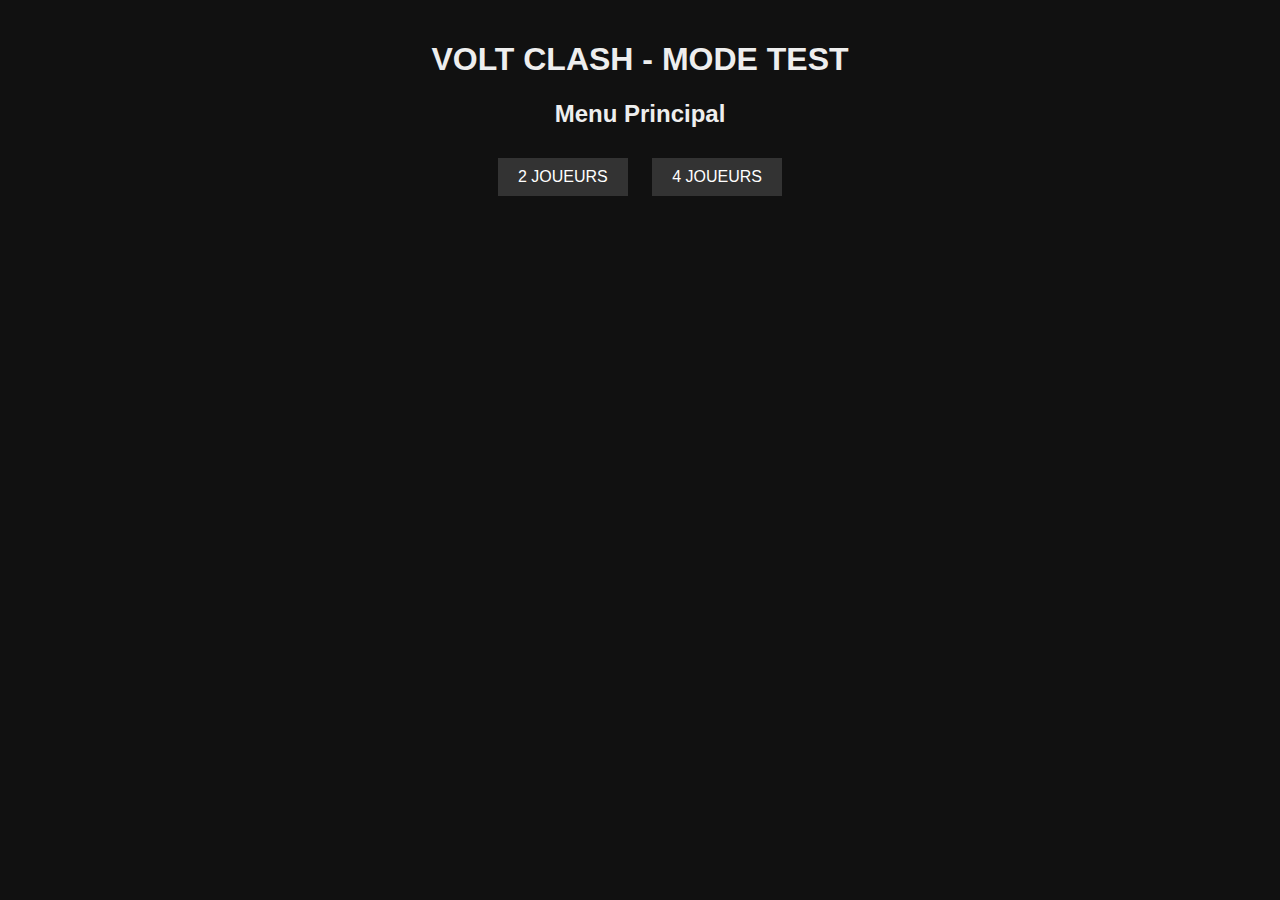
<file: test.html>
<!DOCTYPE html>
<html lang="fr">
<head>
  <meta charset="UTF-8">
  <title>Volt Clash - Test</title>
  <style>
    body { margin:0; background:#111; color:#eee; font-family:Arial, sans-serif; }
    .container { max-width: 800px; margin: 0 auto; padding: 20px; text-align: center; }
    button { padding:10px 20px; margin:10px; font-size:16px; background:#333; color:#fff; border:none; cursor:pointer; }
    button:hover { background:#555; }
    canvas { border:2px solid #555; margin:20px auto; display:block; background:#000; }
    .status { margin:10px; font-size:18px; color:#0f0; }
  </style>
</head>
<body>
  <div class="container">
    <h1>VOLT CLASH - MODE TEST</h1>
    
    <div id="menu">
      <h2>Menu Principal</h2>
      <button onclick="start2Players()">2 JOUEURS</button>
      <button onclick="start4Players()">4 JOUEURS</button>
    </div>
    
    <div id="game" style="display:none;">
      <div class="status" id="status">Joueur: A - Tour: 1</div>
      <canvas id="canvas" width="600" height="600"></canvas>
      <button onclick="resetGame()">RETOUR MENU</button>
    </div>
  </div>

  <script>
    console.log('Chargement du script...');
    
    let canvas, ctx;
    let gameState = {
      mode: 2,
      currentPlayer: 0,
      players: ['A', 'B'],
      gameOver: false
    };

    function init() {
      console.log('Initialisation...');
      canvas = document.getElementById('canvas');
      ctx = canvas.getContext('2d');
      console.log('Canvas initialisé:', canvas);
    }

    function start2Players() {
      console.log('=== DÉMARRAGE 2 JOUEURS ===');
      gameState.mode = 2;
      gameState.players = ['A', 'B'];
      gameState.currentPlayer = 0;
      gameState.gameOver = false;
      
      document.getElementById('menu').style.display = 'none';
      document.getElementById('game').style.display = 'block';
      
      drawGame();
      updateStatus();
      console.log('Jeu 2 joueurs démarré');
    }

    function start4Players() {
      console.log('=== DÉMARRAGE 4 JOUEURS ===');
      gameState.mode = 4;
      gameState.players = ['A', 'B', 'C', 'D'];
      gameState.currentPlayer = 0;
      gameState.gameOver = false;
      
      document.getElementById('menu').style.display = 'none';
      document.getElementById('game').style.display = 'block';
      
      drawGame();
      updateStatus();
      console.log('Jeu 4 joueurs démarré');
    }

    function drawGame() {
      if (!ctx) return;
      
      // Effacer canvas
      ctx.fillStyle = '#000';
      ctx.fillRect(0, 0, 600, 600);
      
      // Dessiner grille
      ctx.strokeStyle = '#333';
      ctx.lineWidth = 1;
      for (let i = 0; i <= 20; i++) {
        const pos = i * 30;
        ctx.beginPath();
        ctx.moveTo(pos, 0);
        ctx.lineTo(pos, 600);
        ctx.stroke();
        ctx.beginPath();
        ctx.moveTo(0, pos);
        ctx.lineTo(600, pos);
        ctx.stroke();
      }
      
      // Dessiner bases
      if (gameState.mode === 2) {
        // Mode 2 joueurs : coins opposés
        ctx.fillStyle = 'rgba(255, 0, 0, 0.3)';
        ctx.fillRect(0, 0, 90, 90); // Base A (haut gauche)
        
        ctx.fillStyle = 'rgba(0, 255, 0, 0.3)';
        ctx.fillRect(510, 510, 90, 90); // Base B (bas droite)
      } else {
        // Mode 4 joueurs : 4 coins
        ctx.fillStyle = 'rgba(255, 0, 0, 0.3)';
        ctx.fillRect(0, 0, 90, 90); // Base A
        
        ctx.fillStyle = 'rgba(0, 255, 0, 0.3)';
        ctx.fillRect(510, 510, 90, 90); // Base B
        
        ctx.fillStyle = 'rgba(255, 255, 0, 0.3)';
        ctx.fillRect(510, 0, 90, 90); // Base C
        
        ctx.fillStyle = 'rgba(0, 0, 255, 0.3)';
        ctx.fillRect(0, 510, 90, 90); // Base D
      }
      
      // Dessiner joueur actuel
      const colors = ['#ff0000', '#00ff00', '#ffff00', '#0000ff'];
      ctx.fillStyle = colors[gameState.currentPlayer];
      ctx.font = 'bold 20px Arial';
      ctx.fillText('Joueur ' + gameState.players[gameState.currentPlayer], 250, 300);
    }

    function updateStatus() {
      const status = document.getElementById('status');
      status.textContent = `Joueur: ${gameState.players[gameState.currentPlayer]} - Mode: ${gameState.mode} joueurs`;
    }

    function resetGame() {
      console.log('Retour au menu');
      document.getElementById('menu').style.display = 'block';
      document.getElementById('game').style.display = 'none';
    }

    // Initialisation au chargement
    window.onload = function() {
      console.log('Page chargée');
      init();
    };
  </script>
</body>
</html>
</file>
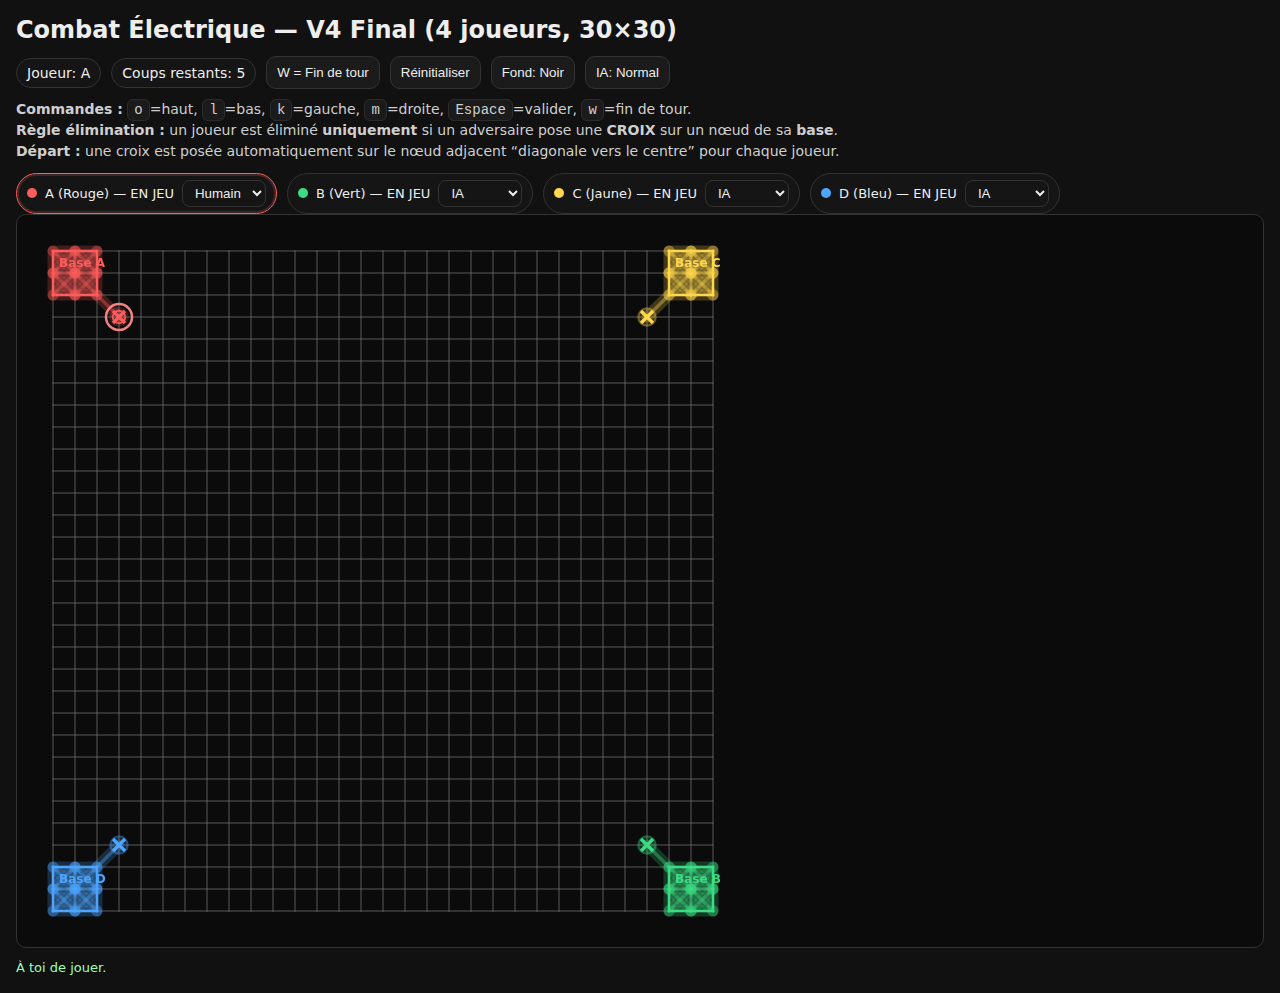
<file: volt_clash_full_gameplay_with_expert_toggle_drag_diagonal_virtual_fix4 (4) copy.html>
<!doctype html>
<html lang="fr">
<head>
  <meta charset="utf-8" />
  <meta name="viewport" content="width=device-width,initial-scale=1" />
  <title>Combat Électrique — V4 Final (30×30)</title>
  <style>
    body { margin:0; background:#111; color:#eee; font-family:system-ui, Arial, sans-serif; }
    .wrap { max-width: 1450px; margin: 0 auto; padding: 16px; }
    .top { display:flex; gap:12px; align-items:center; flex-wrap:wrap; }
    .panel { display:flex; gap:10px; align-items:center; flex-wrap:wrap; }
    .badge { padding:6px 10px; border:1px solid #333; border-radius:999px; background:#151515; font-size:14px; }
    button {
      padding:8px 10px; border-radius:10px; border:1px solid #333;
      background:#1b1b1b; color:#eee; cursor:pointer;
    }
    button:hover { background:#222; }
    .note { color:#cfcfcf; font-size:14px; line-height:1.45; margin:10px 0 12px 0; }
    .sheet { background:#0b0b0b; border:1px solid #333; border-radius: 10px; padding: 12px; }
    canvas { width: 1040px; max-width: 100%; height: auto; display:block; background:#0b0b0b; border-radius:8px; }
    .help { margin-top:10px; color:#cfcfcf; font-size:13px; line-height:1.55; }
    .warn { color:#ffcf7a; }
    .ok { color:#9dffb6; }
    code { background:#1b1b1b; padding:2px 6px; border-radius:6px; border:1px solid #2b2b2b; }

    .players { display:flex; gap:10px; flex-wrap:wrap; align-items:center; }
    .pchip { padding:6px 10px; border-radius:999px; border:1px solid #333; background:#151515; font-size:13px; display:flex; align-items:center; gap:8px; }
    .dot { width:10px; height:10px; border-radius:999px; display:inline-block; }
    select { background:#151515; color:#eee; border:1px solid #333; border-radius:8px; padding:4px 8px; }

    /* Banner animation */
    .banner {
      position: fixed;
      left: 50%; top: 18%;
      transform: translate(-50%, -50%);
      background: rgba(10,10,10,0.92);
      border: 1px solid #333;
      border-radius: 14px;
      padding: 14px 18px;
      min-width: 360px;
      text-align: center;
      z-index: 9999;
      opacity: 0;
      pointer-events: none;
      box-shadow: 0 12px 40px rgba(0,0,0,0.45);
    }
    .banner.show { animation: pop 1.35s ease forwards; }
    .banner .title { font-weight: 850; font-size: 20px; margin-bottom: 6px; }
    .banner .sub { font-size: 13px; color: #cfcfcf; }
    @keyframes pop {
      0% { opacity: 0; transform: translate(-50%, -60%) scale(0.96); }
      18% { opacity: 1; transform: translate(-50%, -50%) scale(1.03); }
      65% { opacity: 1; transform: translate(-50%, -50%) scale(1.00); }
      100% { opacity: 0; transform: translate(-50%, -44%) scale(0.99); }
    }
  </style>
</head>
<body>

<div id="banner" class="banner">
  <div class="title" id="bTitle"></div>
  <div class="sub" id="bSub"></div>
</div>

<div class="wrap">
  <div class="top">
    <h2 style="margin:0;">Combat Électrique — V4 Final (4 joueurs, 30×30)</h2>
    <div class="panel">
      <span class="badge" id="turn">Joueur: A</span>
      <span class="badge" id="moves">Coups restants: 5</span>
      <button id="endturn">W = Fin de tour</button>
      <button id="reset">Réinitialiser</button>
      <button id="togglebg">Fond: Noir</button>
      <button id="toggleExpert">IA: Normal</button>
    </div>
  </div>

  <div class="note">
    <b>Commandes :</b>
    <code>o</code>=haut, <code>l</code>=bas, <code>k</code>=gauche, <code>m</code>=droite,
    <code>Espace</code>=valider, <code>w</code>=fin de tour.<br/>
    <b>Règle élimination :</b> un joueur est éliminé <b>uniquement</b> si un adversaire pose une <b>CROIX</b> sur un nœud de sa <b>base</b>.<br/>
    <b>Départ :</b> une croix est posée automatiquement sur le nœud adjacent “diagonale vers le centre” pour chaque joueur.
  </div>

  <div class="players" id="playersRow"></div>

  <div class="sheet">
    <canvas id="c"></canvas>
  </div>

  <div class="help" id="status"></div>
</div>

<script>
(() => {
  // ----------------------------
  // Config
  // ----------------------------
  const GRID_CELLS = 30;
  const NODES = GRID_CELLS + 1;
  const BASE_CELLS = 2;          // base = 3x3 nœuds
  const MOVES_PER_TURN = 5;

  const CELL_PX = 22;
  const MARGIN_PX = 24;

  // Halo plus intense
  const HALO_WIDE = 11;
  const HALO_THIN = 3.4;
  const HALO_ALPHA_WIDE = 0.22;
  const HALO_ALPHA_THIN = 0.38;

  // IA: seuil de "menace" (défense si ennemi trop proche de la base)
  const DEFENSE_RADIUS = 7;              // en nœuds (Manhattan approximé via dist2)
  const DEFENSE_RADIUS2 = DEFENSE_RADIUS * DEFENSE_RADIUS;

  // IA: zone bouclier autour de base (nœuds proches à privilégier)
  const SHIELD_RADIUS = 5;
  const SHIELD_RADIUS2 = SHIELD_RADIUS * SHIELD_RADIUS;

  const PLAYERS = [
    { id:"A", color:"#ff5d5d", name:"A (Rouge)" }, // TL
    { id:"B", color:"#3ddc84", name:"B (Vert)"  }, // BR
    { id:"C", color:"#ffd84d", name:"C (Jaune)" }, // TR
    { id:"D", color:"#4da6ff", name:"D (Bleu)"  }, // BL
  ];

  // Par défaut : 1 humain + 3 IA
  const control = new Map([
    ["A", "HUMAN"],
    ["B", "AI"],
    ["C", "AI"],
    ["D", "AI"],
  ]);



// ----------------------------
// Mode IA Expert (Beam Search) — toggle
// ----------------------------
let expertMode = false; // false = IA normale (scoring simple), true = Beam Search
const AI_BEAM = {
  depth: 3,           // lookahead (coups simulés du même joueur dans son tour)
  beamWidth: 18,      // K
  maxBranch: 50,      // top-N coups évalués par niveau
  wAttack: 1.0,
  wDefense: 0.25,
  tieNoise: 0.02      // brise les égalités
};
// ----------------------------
// IA profiles (styles différents)
// ----------------------------
// Chaque IA reçoit un profil distinct au reset, pour éviter les schémas identiques en début de partie.
// Les profils influencent : choix de cible, appétence CROSS vs CIRCLE, et mélange diagonale/ligne.
const AI_PROFILE_DEFS = {
  RAIDER:    { name:"RAIDER",    circleBiasAttack: 0.08, circleBiasDefense: 0.55, diagWeight: 0.55, lineWeight: 1.10, targetMode: "HUMAN_FIRST", noise: 1400 },
  BALANCED:  { name:"BALANCED",  circleBiasAttack: 0.12, circleBiasDefense: 0.62, diagWeight: 0.70, lineWeight: 1.00, targetMode: "NEAREST",     noise: 1200 },
  SWARM:     { name:"SWARM",     circleBiasAttack: 0.10, circleBiasDefense: 0.58, diagWeight: 0.85, lineWeight: 0.92, targetMode: "WEAKEST",     noise: 1700 },
  SIEGER:    { name:"SIEGER",    circleBiasAttack: 0.06, circleBiasDefense: 0.50, diagWeight: 0.45, lineWeight: 1.20, targetMode: "RANDOM_ROTATE", noise: 1500 },
};
const aiProfile = new Map();          // pid -> profile object
const aiTargetOverride = new Map();   // pid -> targetPid (pour RANDOM_ROTATE)

function shuffle(arr){
  for (let i = arr.length - 1; i > 0; i--){
    const j = Math.floor(Math.random() * (i + 1));
    [arr[i], arr[j]] = [arr[j], arr[i]];
  }
  return arr;
}

function assignAIProfiles(){
  const pool = shuffle(Object.keys(AI_PROFILE_DEFS).slice());
  for (const p of PLAYERS){
    if (control.get(p.id) !== "AI") continue;
    const key = pool.length ? pool.pop() : "BALANCED";
    aiProfile.set(p.id, AI_PROFILE_DEFS[key]);
    aiTargetOverride.delete(p.id);
  }
  // Si plusieurs IA et pool insuffisant, on mélange quand même via noise/target rotate.
}

function marksCount(pid){
  let c = 0;
  for (const m of marks.values()) if (m.owner === pid) c++;
  return c;
}

function chooseTargetPid(pid, prof){
  const aliveEnemies = PLAYERS.map(p => p.id).filter(id => id !== pid && alive.get(id));
  if (!aliveEnemies.length) return null;

  if (prof.targetMode === "HUMAN_FIRST"){
    if (alive.get("A") && pid !== "A") return "A";
    // fallback nearest
  }

  if (prof.targetMode === "WEAKEST"){
    let best = null, bestVal = Infinity;
    for (const eid of aliveEnemies){
      const v = marksCount(eid); // moins de présence => plus faible
      if (v < bestVal) { bestVal = v; best = eid; }
    }
    return best || aliveEnemies[0];
  }

  if (prof.targetMode === "RANDOM_ROTATE"){
    // Garde une cible quelques tours : évite que toutes les IA convergent pareil
    const keep = aiTargetOverride.get(pid);
    if (keep && alive.get(keep)) return keep;
    const pick = aliveEnemies[Math.floor(Math.random() * aliveEnemies.length)];
    aiTargetOverride.set(pid, pick);
    return pick;
  }

  // NEAREST (par défaut)
  const selfStart = startNodeFor(pid);
  let best = null, bestD2 = Infinity;
  for (const eid of aliveEnemies){
    const c = baseCenter(eid);
    const d2 = dist2(selfStart, c);
    if (d2 < bestD2) { bestD2 = d2; best = eid; }
  }
  return best || aliveEnemies[0];
}

function opponentTargetPoint(pid, prof) {
  const p = prof || aiProfile.get(pid) || AI_PROFILE_DEFS.BALANCED;
  const tPid = chooseTargetPid(pid, p);
  return tPid ? baseCenter(tPid) : { ix: Math.floor(NODES/2), iy: Math.floor(NODES/2) };
}

  
  // ----------------------------
  // Plateau background (toggle noir/blanc)
  // ----------------------------
  let boardBg = "#0b0b0b"; // fond actuel du plateau
  function toggleBoardBg(){
    boardBg = (boardBg === "#0b0b0b") ? "#ffffff" : "#0b0b0b";
    updateBgButton();
    const exBtn = document.getElementById('toggleExpert');
    if (exBtn) exBtn.textContent = expertMode ? 'IA: Expert' : 'IA: Normal';
    requestRedraw();
  }
  function updateBgButton(){
    const btn = document.getElementById("togglebg");
    if (!btn) return;
    btn.textContent = (boardBg === "#0b0b0b") ? "Fond: Noir" : "Fond: Blanc";
  }
  // Toggle Expert AI (Beam Search)
  function toggleExpertMode(){
    expertMode = !expertMode;
    const btn = document.getElementById("toggleExpert");
    if (btn) btn.textContent = expertMode ? "IA: Expert" : "IA: Normal";
    message = expertMode ? "Mode Expert (Beam) activé." : "Mode Normal activé.";
    setBadges();
    requestRedraw();
    // si c'est au tour d'une IA, relancer proprement
    if (!gameOver && control.get(currentPlayerId()) === "AI") scheduleAITick(110);
  }


// ----------------------------
  // Banner
  // ----------------------------
  const banner = document.getElementById("banner");
  const bTitle = document.getElementById("bTitle");
  const bSub = document.getElementById("bSub");
  let bannerTimer = null;
  function showBanner(title, sub, color="#eee") {
    bTitle.textContent = title;
    bSub.textContent = sub || "";
    bTitle.style.color = color;
    banner.classList.remove("show");
    void banner.offsetWidth;
    banner.classList.add("show");
    clearTimeout(bannerTimer);
    bannerTimer = setTimeout(() => banner.classList.remove("show"), 1400);
  }

  // ----------------------------
  // Geometry
  // ----------------------------
  function baseRectFor(pid){
    switch(pid){
      case "A": return { ix: 0, iy: 0, cells: BASE_CELLS };
      case "B": return { ix: NODES - 1 - BASE_CELLS, iy: NODES - 1 - BASE_CELLS, cells: BASE_CELLS };
      case "C": return { ix: NODES - 1 - BASE_CELLS, iy: 0, cells: BASE_CELLS };
      case "D": return { ix: 0, iy: NODES - 1 - BASE_CELLS, cells: BASE_CELLS };
    }
  }
  function baseCenter(pid){
    const b = baseRectFor(pid);
    return { ix: b.ix + 1, iy: b.iy + 1 }; // centre du 3x3
  }
  function startNodeFor(pid){
    // nœud adjacent vers centre (diagonale)
    const b = baseRectFor(pid);
    const step = b.cells + 1; // 3
    if (pid === "A") return { ix: b.ix + step, iy: b.iy + step };
    if (pid === "B") return { ix: b.ix - 1,    iy: b.iy - 1 };
    if (pid === "C") return { ix: b.ix - 1,    iy: b.iy + step };
    if (pid === "D") return { ix: b.ix + step, iy: b.iy - 1 };
    return { ix: 0, iy: 0 };
  }

  // ----------------------------
  // Canvas
  // ----------------------------
  const canvas = document.getElementById("c");
  const ctx = canvas.getContext("2d");
  const dpr = window.devicePixelRatio || 1;

  const displayW = MARGIN_PX*2 + GRID_CELLS * CELL_PX;
  const displayH = MARGIN_PX*2 + GRID_CELLS * CELL_PX;

  canvas.style.width = displayW + "px";
  canvas.style.height = displayH + "px";
  canvas.width = Math.round(displayW * dpr);
  canvas.height = Math.round(displayH * dpr);
  ctx.scale(dpr, dpr);

  function nodeToPx(ix, iy) { return { x: MARGIN_PX + ix * CELL_PX, y: MARGIN_PX + iy * CELL_PX }; }
  function keyOf(ix, iy) { return `${ix},${iy}`; }
  function parseKey(k) { const [ix,iy] = k.split(",").map(Number); return {ix,iy}; }
  function clamp(v, lo, hi) { return Math.max(lo, Math.min(hi, v)); }
  function dist2(a,b){ const dx=a.ix-b.ix, dy=a.iy-b.iy; return dx*dx+dy*dy; }

  // ----------------------------
  // Mouse -> node (snap)
  // ----------------------------
  function mouseToNode(clientX, clientY){
    const rect = canvas.getBoundingClientRect();
    const x = clientX - rect.left;
    const y = clientY - rect.top;
    const ix = clamp(Math.round((x - MARGIN_PX) / CELL_PX), 0, NODES - 1);
    const iy = clamp(Math.round((y - MARGIN_PX) / CELL_PX), 0, NODES - 1);
    return { ix, iy };
  }


  const dirs8 = [
    {dx: 1, dy: 0}, {dx:-1, dy: 0}, {dx: 0, dy: 1}, {dx: 0, dy:-1},
    {dx: 1, dy: 1}, {dx: 1, dy:-1}, {dx:-1, dy: 1}, {dx:-1, dy:-1},
  ];
  const neigh4 = [
    {dx: 1, dy: 0}, {dx:-1, dy: 0}, {dx: 0, dy: 1}, {dx: 0, dy:-1},
  ];

  // ----------------------------
  // State
  // ----------------------------
  const marks = new Map(); // nodeKey -> { owner, kind:"X"|"O" }
  const walls = new Map(); // edgeKey -> owner (derived from O-O)

  const alive = new Map(PLAYERS.map(p => [p.id, true]));
  const started = new Map(PLAYERS.map(p => [p.id, false]));

  let currentIdx = 0;
  let movesLeft = MOVES_PER_TURN;
  let message = "";
  let gameOver = false;

  const cursors = new Map(PLAYERS.map(p => [p.id, { ...startNodeFor(p.id) } ]));

  function playerById(pid){ return PLAYERS.find(p => p.id === pid); }
  function currentPlayerId(){ return PLAYERS[currentIdx].id; }
  function currentPlayer(){ return playerById(currentPlayerId()); }
  function activeCursor(){ return cursors.get(currentPlayerId()); }

  // IA scheduler (anti-blocage)
  let aiTimer = null;
  function stopAI() {
    if (aiTimer) { clearTimeout(aiTimer); aiTimer = null; }
  }

  // ----------------------------
  // Base helpers
  // ----------------------------
  function inBase(ix, iy, base) {
    return ix >= base.ix && ix <= base.ix + base.cells && iy >= base.iy && iy <= base.iy + base.cells;
  }
  function isOwnBase(pid, ix, iy){
    if (!alive.get(pid)) return false;
    return inBase(ix, iy, baseRectFor(pid));
  }
  function baseOwnerAt(ix, iy) {
    for (const p of PLAYERS) {
      if (!alive.get(p.id)) continue;
      if (inBase(ix, iy, baseRectFor(p.id))) return p.id;
    }
    return null;
  }

  // ----------------------------
  // Walls
  // ----------------------------
  function edgeKey(a, b) {
    const k1 = keyOf(a.ix, a.iy);
    const k2 = keyOf(b.ix, b.iy);
    return (k1 < k2) ? `${k1}|${k2}` : `${k2}|${k1}`;
  }

  function rebuildWallsFromCircles() {
    walls.clear();
    for (const [k, m] of marks.entries()) {
      if (m.kind !== "O") continue;
      const a = parseKey(k);
      for (const d of neigh4) {
        const b = { ix: a.ix + d.dx, iy: a.iy + d.dy };
        if (b.ix < 0 || b.iy < 0 || b.ix >= NODES || b.iy >= NODES) continue;
        const mb = marks.get(keyOf(b.ix, b.iy));
        if (!mb) continue;
        if (mb.kind === "O" && mb.owner === m.owner) {
          walls.set(edgeKey(a, b), m.owner);
        }
      }
    }
  }

  function isBlockedByEnemyWall(from, to, pid, dx, dy) {
    const isOrth = (Math.abs(dx) + Math.abs(dy)) === 1;
    if (!isOrth) return false;
    const ek = edgeKey(from, to);
    const owner = walls.get(ek);
    if (!owner) return false;
    return owner !== pid;
  }

  // ----------------------------
  // Conduction model
  // ----------------------------
  function conductiveForPlayer(ix, iy, pid) {
    const k = keyOf(ix, iy);
    const m = marks.get(k);
    if (m && m.owner === pid) return true;
    if (!alive.get(pid)) return false;
    return inBase(ix, iy, baseRectFor(pid));
  }

  function computePoweredSet(pid) {
    const powered = new Set();
    const q = [];
    if (!alive.get(pid)) return powered;

    const base = baseRectFor(pid);
    for (let y = base.iy; y <= base.iy + base.cells; y++) {
      for (let x = base.ix; x <= base.ix + base.cells; x++) {
        const k = keyOf(x, y);
        powered.add(k);
        q.push({ix:x, iy:y});
      }
    }

    while (q.length) {
      const cur = q.shift();
      for (const d of dirs8) {
        const nx = cur.ix + d.dx;
        const ny = cur.iy + d.dy;
        if (nx < 0 || ny < 0 || nx >= NODES || ny >= NODES) continue;

        if (!conductiveForPlayer(nx, ny, pid)) continue;
        if (isBlockedByEnemyWall(cur, {ix:nx, iy:ny}, pid, d.dx, d.dy)) continue;

        const nk = keyOf(nx, ny);
        if (powered.has(nk)) continue;
        powered.add(nk);
        q.push({ix:nx, iy:ny});
      }
    }
    return powered;
  }

  function hasAdjacentFriendlyOrBase(pid, ix, iy) {
    if (!alive.get(pid)) return false;
    const base = baseRectFor(pid);
    for (const d of dirs8) {
      const nx = ix + d.dx, ny = iy + d.dy;
      if (nx < 0 || ny < 0 || nx >= NODES || ny >= NODES) continue;
      if (inBase(nx, ny, base)) return true;
      const m = marks.get(keyOf(nx, ny));
      if (m && m.owner === pid) return true;
    }
    return false;
  }

  // ----------------------------
  // Move legality
  // ----------------------------
  function canPlaceCross(pid, ix, iy) {
    if (gameOver || !alive.get(pid)) return false;
    const k = keyOf(ix, iy);
    if (marks.has(k)) return false;
    if (isOwnBase(pid, ix, iy)) return false;

    // must remain powered after placement
    marks.set(k, { owner: pid, kind:"X" });
    rebuildWallsFromCircles();
    const powered = computePoweredSet(pid);
    const ok = powered.has(k);
    marks.delete(k);
    rebuildWallsFromCircles();
    return ok;
  }

  function canCircle(pid, targetKey) {
    if (gameOver || !alive.get(pid)) return false;
    const t = marks.get(targetKey);
    if (!t) return false;
    if (t.owner === pid) return false;
    if (t.kind !== "X") return false;

    const {ix, iy} = parseKey(targetKey);
    if (!hasAdjacentFriendlyOrBase(pid, ix, iy)) return false;

    marks.set(targetKey, { owner: pid, kind:"O" });
    rebuildWallsFromCircles();
    const powered = computePoweredSet(pid);
    const ok = powered.has(targetKey);
    marks.set(targetKey, t);
    rebuildWallsFromCircles();
    return ok;
  }

  function placeCross(pid, ix, iy) {
    const k = keyOf(ix, iy);
    marks.set(k, { owner: pid, kind:"X" });
    started.set(pid, true);
    rebuildWallsFromCircles();
    return { ix, iy, key:k, kind:"X" };
  }

  function placeCircle(pid, key) {
    marks.set(key, { owner: pid, kind:"O" });
    started.set(pid, true);
    rebuildWallsFromCircles();
    const {ix, iy} = parseKey(key);
    return { ix, iy, key, kind:"O" };
  }

  // ----------------------------
  // Elimination (base by CROSS only)
  // ----------------------------
  function transferEliminatedPieces(elimPid, winnerPid) {
    for (const [k, m] of marks.entries()) {
      if (m.owner === elimPid) {
        marks.set(k, { owner: winnerPid, kind: m.kind });
      }
    }
    rebuildWallsFromCircles();
  }

  function eliminatePlayer(elimPid, eliminatorPid, reason) {
    if (!alive.get(elimPid)) return false;
    alive.set(elimPid, false);                // base disappears (not alive => not drawn, not conductive)
    transferEliminatedPieces(elimPid, eliminatorPid);

    showBanner(
      `ÉLIMINATION : ${elimPid}`,
      `${elimPid} éliminé par ${eliminatorPid} — ${reason}`,
      playerById(eliminatorPid).color
    );
    return true;
  }

  function checkVictory() {
    let aliveCount = 0, last = null;
    for (const p of PLAYERS) {
      if (alive.get(p.id)) { aliveCount++; last = p.id; }
    }
    if (aliveCount <= 1) {
      gameOver = true;
      if (last) {
        showBanner("C’EST GAGNÉ !", `Victoire : ${last}`, playerById(last).color);
        message = `C’est gagné ! Victoire : ${last}`;
      } else {
        showBanner("FIN", "Fin de partie.", "#eee");
        message = "Fin de partie.";
      }
      setBadges();
      requestRedraw();
      stopAI();
      return true;
    }
    return false;
  }

  function afterMove(actorPid, moveInfo) {
    if (gameOver) return;

    // Elimination ONLY if X is placed on an enemy base node
    if (moveInfo && moveInfo.kind === "X") {
      const owner = baseOwnerAt(moveInfo.ix, moveInfo.iy);
      if (owner && owner !== actorPid) {
        eliminatePlayer(owner, actorPid, "croix posée dans la base");
        if (checkVictory()) return;
      }
    }

    // No "coupure de courant" here (removed)
    checkVictory();
  }

  // ----------------------------
  // Turns / Scheduler
  // ----------------------------
  function nextAliveIndex(fromIdx) {
    for (let i = 1; i <= PLAYERS.length; i++) {
      const idx = (fromIdx + i) % PLAYERS.length;
      if (alive.get(PLAYERS[idx].id)) return idx;
    }
    return fromIdx;
  }

  function endTurn(silent=false) {
    if (gameOver) return;
    stopAI();
    if (typeof clearDrag === 'function') clearDrag();

    currentIdx = nextAliveIndex(currentIdx);
    movesLeft = MOVES_PER_TURN;
    if (!silent) message = "";
    setBadges();
    requestRedraw();
    maybeStartAITurn();
  }

  function maybeStartAITurn() {
    if (gameOver) return;
    const pid = currentPlayerId();
    if (!alive.get(pid)) { endTurn(true); return; }
    if (control.get(pid) === "AI") {
      scheduleAITick(0);
    }
  }

  function scheduleAITick(ms) {
    stopAI();
    aiTimer = setTimeout(aiTick, ms);
  }

  // ----------------------------
  // Defensive AI
  // ----------------------------
  function getThreatInfo(defPid) {
    // Menace = distance la plus courte entre une pièce ennemie et le centre de la base defPid
    const c = baseCenter(defPid);
    let bestD2 = Infinity;
    let bestPos = null;

    for (const [k, m] of marks.entries()) {
      if (!alive.get(m.owner)) continue;
      if (m.owner === defPid) continue;  // only enemy pieces
      const pos = parseKey(k);
      const d2 = dist2(pos, c);
      if (d2 < bestD2) { bestD2 = d2; bestPos = pos; }
    }

    return { threatD2: bestD2, threatPos: bestPos, baseCenter: c };
  }

    function generateAICandidates(pid) {
    const powered = computePoweredSet(pid);

    const circles = [];
    for (const [k, m] of marks.entries()) {
      if (!alive.get(m.owner)) continue;
      if (m.kind === "X" && m.owner !== pid) {
        if (canCircle(pid, k)) circles.push({ type:"CIRCLE", key:k });
      }
    }

    const crosses = [];
    const seen = new Set();
    for (const pk of powered) {
      const a = parseKey(pk);
      for (const d of dirs8) {
        const nx = a.ix + d.dx, ny = a.iy + d.dy;
        if (nx < 0 || ny < 0 || nx >= NODES || ny >= NODES) continue;
        const kk = keyOf(nx, ny);
        if (seen.has(kk)) continue;
        seen.add(kk);
        if (marks.has(kk)) continue;
        if (!canPlaceCross(pid, nx, ny)) continue;
        crosses.push({ type:"CROSS", ix:nx, iy:ny });
      }
    }

    return { circles, crosses };
  }


  function hasOrthAdjacentOwnMark(pid, ix, iy){
    for (const d of neigh4){
      const nx = ix + d.dx, ny = iy + d.dy;
      if (nx < 0 || ny < 0 || nx >= NODES || ny >= NODES) continue;
      const m = marks.get(keyOf(nx, ny));
      if (m && m.owner === pid) return true;
    }
    return false;
  }
  function orthAdjOwnCount(pid, ix, iy){
    let c = 0;
    for (const d of neigh4){
      const nx = ix + d.dx, ny = iy + d.dy;
      if (nx < 0 || ny < 0 || nx >= NODES || ny >= NODES) continue;
      const m = marks.get(keyOf(nx, ny));
      if (m && m.owner === pid) c++;
    }
    return c;
  }

  // Encourage "straight-line" technique when it is useful (e.g., threading between enemy circles),
  // while still keeping a mild preference for diagonal (checker) placement by default.
  function lineTechniqueBonus(pid, ix, iy, target){
    const c = orthAdjOwnCount(pid, ix, iy);
    if (c <= 0) return 0;

    let bonus = 1800 * c; // reward extending an orthogonal chain
    if (target) {
      // Additional bonus when aligning toward a strategic point (threat or enemy base)
      if (ix === target.ix || iy === target.iy) bonus += 2200;
    }

    // Small penalty if it creates a rigid "cross junction" (too easy to wall off)
    if (c >= 2) bonus -= 900;
    return bonus;
  }

  function diagonalPreferenceBonus(ix, iy){
    // Motif en diagonale (damier) : évite les alignements qui facilitent la formation de murs adverses
    return ((((ix + iy) & 1) === 0) ? 2500 : 0);
  }

  function scoreMove(pid, mv, mode, threat, prof) {
    // capture de base ennemie = priorité absolue
    if (mv.type === "CROSS") {
      const owner = baseOwnerAt(mv.ix, mv.iy);
      if (owner && owner !== pid) return 1_000_000;
    }

    const myC = threat.baseCenter;
    const p = prof || aiProfile.get(pid) || AI_PROFILE_DEFS.BALANCED;
    const tgt = opponentTargetPoint(pid, p);

    if (mode === "DEFENSE") {
      // Défense : privilégier actions proches de sa base, surtout côté menace
      if (mv.type === "CIRCLE") {
        const pos = parseKey(mv.key);
        const nearBase = dist2(pos, myC);
        const towardThreat = threat.threatPos ? dist2(pos, threat.threatPos) : 999999;

        // voler près base est très fort
        let s = 200_000;
        s += (nearBase <= SHIELD_RADIUS2) ? 90_000 : 0;
        s += (nearBase <= DEFENSE_RADIUS2) ? 40_000 : 0;

        // bonus si le vol est près de la menace (pour casser une infiltration)
        s += (towardThreat <= 16) ? 30_000 : 0; // 4^2

        // un petit biais pour rester "compact"
        s -= nearBase * 6;
        return s;
      }

      if (mv.type === "CROSS") {
        const pos = { ix: mv.ix, iy: mv.iy };
        const nearBase = dist2(pos, myC);
        const towardThreat = threat.threatPos ? dist2(pos, threat.threatPos) : 999999;

        // En défense : on NE perd PAS de temps à "encercler" la base.
        // On place plutôt des croix dans l'axe de la menace (ou vers l'extérieur), et en diagonale (damier),
        // en évitant les alignements orthogonaux qui favorisent la formation de murs adverses.
        let s = 110_000;

        // priorité : casser l'infiltration (se rapprocher de la menace), pas coller à la base
        s += (towardThreat <= 25) ? 70_000 : 0;   // 5^2
        s += (towardThreat <= 9)  ? 55_000 : 0;   // 3^2

        // forte pénalité : croix trop proches de la base en mode défense (le "ring" est contre-productif)
        if (nearBase <= SHIELD_RADIUS2) s -= 120_000;
        else if (nearBase <= DEFENSE_RADIUS2) s -= 35_000;

        // pattern diagonal (par défaut)
        s += diagonalPreferenceBonus(mv.ix, mv.iy) * p.diagWeight;

        // évite les lignes (adjacence orthogonale à ses propres marques)
        s += lineTechniqueBonus(pid, mv.ix, mv.iy, threat.threatPos || myC) * p.lineWeight;

        // léger biais : ne pas s'éloigner infiniment (mais bien moins que l'ancien "bouclier")
        s -= nearBase * 6;

        return s;
      }
    }

    // Attaque (mode normal) — objectif: envahir une base (CROSS prioritaire).
    if (mv.type === "CIRCLE") {
      const pos = parseKey(mv.key);
      const d2 = dist2(pos, tgt);

      // Les cercles sont "tactiques" : utiles surtout près de la base cible (ou pour casser un verrou).
      // Loin de la base cible, c'est généralement une perte de tempo => pénalité.
      let s = 125_000 - Math.sqrt(d2) * 520; // décroît avec la distance
      if (d2 > 144) s -= 55_000;             // > 12 nœuds : trop loin
      if (d2 > 400) s -= 35_000;             // > 20 nœuds : encore moins logique

      // Biais profil: en attaque, on limite encore la fréquence des cercles
      s -= (1.0 - p.circleBiasAttack) * 45_000;

      return s;
    }

    if (mv.type === "CROSS") {
      const pos = { ix: mv.ix, iy: mv.iy };
      const d2 = dist2(pos, tgt);

      // Priorité claire : progresser vers la base cible
      let s = 95_000 - Math.sqrt(d2) * 620;

      // Motif diagonal (évite des murs faciles) — pondéré par profil
      s += diagonalPreferenceBonus(mv.ix, mv.iy) * p.diagWeight;

      // Technique en ligne: utile pour "passer" entre des ronds / prolonger une chaîne — pondéré
      s += lineTechniqueBonus(pid, mv.ix, mv.iy, tgt) * p.lineWeight;

      // Biais profil: plus le profil est "CROSS-first", plus on boost les croix en attaque
      s += (1.0 - p.circleBiasAttack) * 18_000;

      return s;
    }

    return -Infinity;
  }


function pickAIMoveNormal(pid) {
  const { circles, crosses } = generateAICandidates(pid);

  const prof = aiProfile.get(pid) || AI_PROFILE_DEFS.BALANCED;

  // Défense si menace proche
  const threat = getThreatInfo(pid);
  const mode = (threat.threatD2 <= DEFENSE_RADIUS2) ? "DEFENSE" : "ATTACK";

  const actions = [];
  for (const c of circles) actions.push(c);
  for (const x of crosses) actions.push(x);

  if (!actions.length) return { mv:null, mode, threat };

  // Sélection: on score TOUT et on choisit le meilleur (avec une petite part d'aléa par profil).
  // Objectif: envahir une base (attaque), et stopper une infiltration (défense).
  let best = null;
  let bestS = -Infinity;

  for (const mv of actions) {
    let s = scoreMove(pid, mv, mode, threat, prof);

    // Petit bruit pour éviter que toutes les IA prennent exactement les mêmes décisions
    s += (Math.random() - 0.5) * (prof.noise || 1200);

    // En ATTACK: limiter les cercles non tactiques (en plus du scoring) via un gate léger
    if (mode === "ATTACK" && mv.type === "CIRCLE") {
      if (Math.random() > (prof.circleBiasAttack || 0.10)) s -= 35_000;
    }
    // En DEFENSE: autoriser davantage les cercles
    if (mode === "DEFENSE" && mv.type === "CIRCLE") {
      if (Math.random() < (prof.circleBiasDefense || 0.60)) s += 8_000;
    }

    if (s > bestS) { bestS = s; best = mv; }
  }

  return { mv: best, mode, threat };
}
// ----------------------------
// IA Expert Beam Search (volet Expert)
// - chaque IA a déjà un profil différent via aiProfile (RAIDER/BALANCED/SWARM/SIEGER)
// - Beam Search simule plusieurs coups du même joueur (dans son tour) pour choisir le meilleur 1er coup.
// - Objectif prioritaire: envahir / couper le réseau adverse via ronds quand c'est opportuniste.
// ----------------------------

function cloneMarks(src){
  const m = new Map();
  for (const [k,v] of src.entries()) m.set(k, { owner: v.owner, kind: v.kind });
  return m;
}
function cloneSimpleMap(src){
  const m = new Map();
  for (const [k,v] of src.entries()) m.set(k, v);
  return m;
}

function rebuildWallsFromCircles_state(st) {
  st.walls.clear();
  for (const [k, m] of st.marks.entries()) {
    if (m.kind !== "O") continue;
    const a = parseKey(k);
    for (const d of neigh4) {
      const b = { ix: a.ix + d.dx, iy: a.iy + d.dy };
      if (b.ix < 0 || b.iy < 0 || b.ix >= NODES || b.iy >= NODES) continue;
      const mb = st.marks.get(keyOf(b.ix, b.iy));
      if (mb && mb.kind === "O" && mb.owner === m.owner) {
        const ek = edgeKey(a, b);
        st.walls.set(ek, m.owner);
      }
    }
  }
}

function isBlockedByEnemyWall_state(st, from, to, pid, dx, dy) {
  const isOrth = (Math.abs(dx) + Math.abs(dy)) === 1;
  if (!isOrth) return false;
  const ek = edgeKey(from, to);
  const owner = st.walls.get(ek);
  if (!owner) return false;
  return owner !== pid;
}

function conductiveForPlayer_state(st, ix, iy, pid) {
  const k = keyOf(ix, iy);
  const m = st.marks.get(k);
  if (m && m.owner === pid) return true;
  if (!st.alive.get(pid)) return false;
  return inBase(ix, iy, baseRectFor(pid));
}

function computePoweredSet_state(st, pid) {
  const powered = new Set();
  const q = [];
  if (!st.alive.get(pid)) return powered;

  const base = baseRectFor(pid);
  for (let y = base.iy; y <= base.iy + base.cells; y++) {
    for (let x = base.ix; x <= base.ix + base.cells; x++) {
      const k = keyOf(x, y);
      powered.add(k);
      q.push({ix:x, iy:y});
    }
  }

  while (q.length) {
    const cur = q.shift();
    for (const d of dirs8) {
      const nx = cur.ix + d.dx, ny = cur.iy + d.dy;
      if (nx < 0 || ny < 0 || nx >= NODES || ny >= NODES) continue;
      if (!conductiveForPlayer_state(st, nx, ny, pid)) continue;
      if (isBlockedByEnemyWall_state(st, cur, {ix:nx, iy:ny}, pid, d.dx, d.dy)) continue;
      const nk = keyOf(nx, ny);
      if (powered.has(nk)) continue;
      powered.add(nk);
      q.push({ix:nx, iy:ny});
    }
  }
  return powered;
}

function hasAdjacentFriendlyOrBase_state(st, pid, ix, iy) {
  if (!st.alive.get(pid)) return false;
  const base = baseRectFor(pid);
  for (const d of dirs8) {
    const nx = ix + d.dx, ny = iy + d.dy;
    if (nx < 0 || ny < 0 || nx >= NODES || ny >= NODES) continue;
    if (inBase(nx, ny, base)) return true;
    const m = st.marks.get(keyOf(nx, ny));
    if (m && m.owner === pid) return true;
  }
  return false;
}

function canPlaceCross_state(st, pid, ix, iy) {
  if (st.gameOver || !st.alive.get(pid)) return false;
  const k = keyOf(ix, iy);
  if (st.marks.has(k)) return false;
  if (isOwnBase(pid, ix, iy)) return false;

  // test connectivité
  st.marks.set(k, { owner: pid, kind:"X" });
  rebuildWallsFromCircles_state(st);
  const powered = computePoweredSet_state(st, pid);
  const ok = powered.has(k);
  st.marks.delete(k);
  rebuildWallsFromCircles_state(st);
  return ok;
}

function canCircle_state(st, pid, key) {
  if (st.gameOver || !st.alive.get(pid)) return false;
  const t = st.marks.get(key);
  if (!t || t.owner === pid || t.kind !== "X") return false;
  const {ix, iy} = parseKey(key);
  if (!hasAdjacentFriendlyOrBase_state(st, pid, ix, iy)) return false;

  st.marks.set(key, { owner: pid, kind:"O" });
  rebuildWallsFromCircles_state(st);
  const powered = computePoweredSet_state(st, pid);
  const ok = powered.has(key);
  st.marks.set(key, t);
  rebuildWallsFromCircles_state(st);
  return ok;
}

function baseOwnerAt_state(st, ix, iy) {
  for (const p of PLAYERS) {
    if (!st.alive.get(p.id)) continue;
    if (inBase(ix, iy, baseRectFor(p.id))) return p.id;
  }
  return null;
}

function applyMove_state(st, pid, mv) {
  if (mv.type === "CROSS") {
    const k = keyOf(mv.ix, mv.iy);
    st.marks.set(k, { owner: pid, kind:"X" });
    st.started.set(pid, true);
    // capture base
    const owner = baseOwnerAt_state(st, mv.ix, mv.iy);
    if (owner && owner !== pid) {
      st.alive.set(owner, false);
      // si 1 seul survivant => gameOver
      const aliveIds = PLAYERS.filter(p => st.alive.get(p.id)).map(p=>p.id);
      if (aliveIds.length <= 1) st.gameOver = true;
    }
  } else {
    st.marks.set(mv.key, { owner: pid, kind:"O" });
    st.started.set(pid, true);
  }
  rebuildWallsFromCircles_state(st);
}

function generateAICandidates_state(st, pid) {
  const powered = computePoweredSet_state(st, pid);
  const circles = [];
  for (const [k, m] of st.marks.entries()) {
    if (!st.alive.get(m.owner)) continue;
    if (m.kind === "X" && m.owner !== pid) {
      if (canCircle_state(st, pid, k)) circles.push({ type:"CIRCLE", key:k });
    }
  }
  const crosses = [];
  const seen = new Set();
  for (const pk of powered) {
    const a = parseKey(pk);
    for (const d of dirs8) {
      const nx = a.ix + d.dx, ny = a.iy + d.dy;
      if (nx < 0 || ny < 0 || nx >= NODES || ny >= NODES) continue;
      const kk = keyOf(nx, ny);
      if (seen.has(kk)) continue;
      seen.add(kk);
      if (st.marks.has(kk)) continue;
      if (!canPlaceCross_state(st, pid, nx, ny)) continue;
      crosses.push({ type:"CROSS", ix:nx, iy:ny });
    }
  }
  return { circles, crosses };
}

// Heuristique d'évaluation locale pour Beam (reste compatible avec tes profils)
function evalMove_state(st, pid, mv, prof) {
  // capture immédiate
  if (mv.type === "CROSS") {
    const owner = baseOwnerAt_state(st, mv.ix, mv.iy);
    if (owner && owner !== pid) return 1_000_000_000;
  }

  // cible: point de base adverse choisi par la logique existante (profil)
  const tgt = opponentTargetPoint(pid, prof);
  const pos = (mv.type === "CROSS") ? {ix: mv.ix, iy: mv.iy} : parseKey(mv.key);

  // attaque: distance Chebyshev au point cible
  const d = Math.max(Math.abs(pos.ix - tgt.ix), Math.abs(pos.iy - tgt.iy));
  let sAttack = 120_000 - d * 2400;

  // ronds = "couper" : bonus si proche du réseau adverse (opportuniste)
  if (mv.type === "CIRCLE") {
    // bonus si cercle proche base adverse ou proche cible
    const d2 = dist2(pos, tgt);
    sAttack += 25_000 - d2 * 35;
    // léger coût pour éviter trop de ronds inutiles
    sAttack -= 10_000;
  } else {
    // croix: bonus de progression (frontier)
    sAttack += diagonalPreferenceBonus(pos.ix, pos.iy) * (prof.diagWeight || 0.7);
    if (hasOrthAdjacentOwnMark(pid, pos.ix, pos.iy)) sAttack += 9_000 * (prof.lineWeight || 1.0);
  }

  // défense: très légère (éviter suicide de réseau)
  const myC = baseCenter(pid);
  const nearBase = dist2(pos, myC);
  let sDefense = 0;
  if (nearBase <= SHIELD_RADIUS2 && mv.type === "CROSS") sDefense -= 18_000;

  // noise pour casser égalités (et éviter mirroring)
  const noise = (Math.random() - 0.5) * (AI_BEAM.tieNoise * 100_000);

  return AI_BEAM.wAttack * sAttack + AI_BEAM.wDefense * sDefense + noise;
}

function pickAIMoveBeam(pid) {
  const prof = aiProfile.get(pid) || AI_PROFILE_DEFS.BALANCED;
  const depth = Math.max(1, Math.min(AI_BEAM.depth, movesLeft));

  // état initial cloné
  const root = {
    marks: cloneMarks(marks),
    walls: cloneSimpleMap(walls),
    alive: cloneSimpleMap(alive),
    started: cloneSimpleMap(started),
    gameOver: gameOver
  };
  rebuildWallsFromCircles_state(root);

  // beam élément: { st, score, firstMove }
  let beam = [{ st: root, score: 0, firstMove: null }];

  for (let ply = 0; ply < depth; ply++) {
    const expanded = [];

    for (const node of beam) {
      if (node.st.gameOver) { expanded.push(node); continue; }

      const { circles, crosses } = generateAICandidates_state(node.st, pid);
      const actions = crosses.concat(circles);
      if (!actions.length) {
        expanded.push(node);
        continue;
      }

      // scorings immédiats pour trier et limiter la branche
      const scored = actions.map(mv => ({ mv, s: evalMove_state(node.st, pid, mv, prof) }))
                            .sort((a,b)=>b.s-a.s)
                            .slice(0, AI_BEAM.maxBranch);

      for (const it of scored) {
        const st2 = {
          marks: cloneMarks(node.st.marks),
          walls: cloneSimpleMap(node.st.walls),
          alive: cloneSimpleMap(node.st.alive),
          started: cloneSimpleMap(node.st.started),
          gameOver: node.st.gameOver
        };
        applyMove_state(st2, pid, it.mv);
        expanded.push({
          st: st2,
          score: node.score + it.s,
          firstMove: node.firstMove || it.mv
        });
      }
    }

    expanded.sort((a,b)=>b.score-a.score);
    beam = expanded.slice(0, AI_BEAM.beamWidth);
    if (!beam.length) break;
  }

  // meilleur scénario => premier coup
  const best = beam[0];
  return { mv: best.firstMove, mode: "ATTACK", threat: { baseCenter: baseCenter(pid), threatPos: null, threatD2: Infinity } };
}

// Dispatcher: Normal vs Expert Beam
function pickAIMove(pid) {
  if (expertMode) return pickAIMoveBeam(pid);
  return pickAIMoveNormal(pid);
}


  function aiTick() {
    aiTimer = null;
    if (gameOver) return;

    const pid = currentPlayerId();
    if (!alive.get(pid)) { endTurn(true); return; }
    if (control.get(pid) !== "AI") return;
    if (movesLeft <= 0) { endTurn(true); return; }

    const pick = pickAIMove(pid);
    const mv = pick.mv;

    if (!mv) {
      message = `IA ${pid} : aucun coup possible, fin de tour.`;
      setBadges();
      requestRedraw();
      endTurn(true);
      return;
    }

    let moveInfo = null;
    if (mv.type === "CIRCLE") moveInfo = placeCircle(pid, mv.key);
    else moveInfo = placeCross(pid, mv.ix, mv.iy);

    movesLeft--;
    afterMove(pid, moveInfo);

    message = (pick.mode === "DEFENSE")
      ? `IA ${pid} (défense)`
      : `IA ${pid} (attaque)`;

    setBadges();
    requestRedraw();

    if (gameOver) return;

    if (movesLeft <= 0) {
      endTurn(true);
      return;
    }

    scheduleAITick(90);
  }

  // ----------------------------
  // Human move
  // ----------------------------
  function validateMoveHuman() {
    if (gameOver) return;

    const pid = currentPlayerId();
    if (!alive.get(pid)) { endTurn(true); return; }
    if (control.get(pid) !== "HUMAN") return;
    if (movesLeft <= 0) { endTurn(true); return; }

    const cur = activeCursor();
    const k = keyOf(cur.ix, cur.iy);
    const existing = marks.get(k);

    let moveInfo = null;

    if (!existing) {
      if (!canPlaceCross(pid, cur.ix, cur.iy)) {
        message = isOwnBase(pid, cur.ix, cur.iy)
          ? "Interdit : pas de croix dans ta base."
          : "Coup refusé : doit rester alimenté (connecté à ta base).";
        setBadges();
        requestRedraw();
        return;
      }
      moveInfo = placeCross(pid, cur.ix, cur.iy);
    } else if (existing.owner !== pid && existing.kind === "X") {
      if (!canCircle(pid, k)) {
        message = "Rond interdit : adjacency base/pièce + rester alimenté.";
        setBadges();
        requestRedraw();
        return;
      }
      moveInfo = placeCircle(pid, k);
    } else {
      message = "Action impossible ici.";
      setBadges();
      requestRedraw();
      return;
    }

    movesLeft--;
    afterMove(pid, moveInfo);

    message = "";
    setBadges();
    requestRedraw();

    if (gameOver) return;
    if (movesLeft <= 0) endTurn(true);
  }

  // ----------------------------
  // UI
  // ----------------------------
  function setBadges() {
    const p = currentPlayer();
    document.getElementById("turn").textContent = `Joueur: ${p.id}`;
    document.getElementById("moves").textContent = `Coups restants: ${movesLeft}`;
    renderPlayersRow();
    renderStatus();
  }

  function renderPlayersRow() {
    const row = document.getElementById("playersRow");
    row.innerHTML = "";

    for (const p of PLAYERS) {
      const chip = document.createElement("div");
      chip.className = "pchip";
      chip.style.opacity = alive.get(p.id) ? "1" : "0.35";
      chip.style.borderColor = (p.id === currentPlayerId()) ? p.color : "#333";
      chip.style.boxShadow = (p.id === currentPlayerId()) ? `0 0 0 2px ${p.color}33 inset` : "none";

      const dot = document.createElement("span");
      dot.className = "dot";
      dot.style.background = p.color;

      const label = document.createElement("span");
      const st = alive.get(p.id) ? "EN JEU" : "ÉLIMINÉ";
      label.textContent = `${p.name} — ${st}`;

      const sel = document.createElement("select");
      sel.innerHTML = `<option value="HUMAN">Humain</option><option value="AI">IA</option>`;
      sel.value = control.get(p.id);
      sel.addEventListener("change", () => {
        control.set(p.id, sel.value);
        stopAI();
        setBadges();
        requestRedraw();
        maybeStartAITurn();
      });

      chip.appendChild(dot);
      chip.appendChild(label);
      chip.appendChild(sel);
      row.appendChild(chip);
    }
  }

  function renderStatus() {
    const pid = currentPlayerId();
    if (gameOver) {
      document.getElementById("status").innerHTML = `<span class="ok">${message}</span>`;
      return;
    }
    if (control.get(pid) === "AI") {
      document.getElementById("status").innerHTML = `<span class="warn">IA ${pid} joue… ${message ? "— " + message : ""}</span>`;
      return;
    }
    if (message) {
      document.getElementById("status").innerHTML = `<span class="warn">${message}</span>`;
      return;
    }
    document.getElementById("status").innerHTML = `<span class="ok">À toi de jouer.</span>`;
  }

  // ----------------------------
  // Drawing
  // ----------------------------
  let rafPending = false;
  function requestRedraw() {
    if (rafPending) return;
    rafPending = true;
    requestAnimationFrame(() => {
      rafPending = false;
      redraw();
    });
  }

  function drawGrid() {
    ctx.save();
    ctx.clearRect(0, 0, displayW, displayH);
    ctx.fillStyle = boardBg;
    ctx.fillRect(0, 0, displayW, displayH);

    const gridLine = (boardBg === "#0b0b0b") ? "#5a5a5a" : "#1f1f1f";
    ctx.strokeStyle = gridLine;
    ctx.lineWidth = 1;
    for (let i = 0; i <= GRID_CELLS; i++) {
      const x = MARGIN_PX + i * CELL_PX;
      ctx.beginPath(); ctx.moveTo(x, MARGIN_PX); ctx.lineTo(x, MARGIN_PX + GRID_CELLS * CELL_PX); ctx.stroke();
      const y = MARGIN_PX + i * CELL_PX;
      ctx.beginPath(); ctx.moveTo(MARGIN_PX, y); ctx.lineTo(MARGIN_PX + GRID_CELLS * CELL_PX, y); ctx.stroke();
    }

    ctx.fillStyle = (boardBg === "#0b0b0b") ? "#4a4a4a" : "#2e2e2e";
    for (let y = 0; y < NODES; y++) for (let x = 0; x < NODES; x++) {
      const p = nodeToPx(x, y);
      ctx.beginPath(); ctx.arc(p.x, p.y, 1.1, 0, Math.PI*2); ctx.fill();
    }
    ctx.restore();
  }

  function drawBase(pid) {
    if (!alive.get(pid)) return;
    const p = playerById(pid);
    const base = baseRectFor(pid);
    const tl = nodeToPx(base.ix, base.iy);
    const br = nodeToPx(base.ix + base.cells, base.iy + base.cells);

    ctx.save();
    ctx.globalAlpha = 0.18;
    ctx.fillStyle = p.color;
    ctx.fillRect(tl.x, tl.y, br.x - tl.x, br.y - tl.y);

    ctx.globalAlpha = 1;
    ctx.strokeStyle = p.color;
    ctx.lineWidth = 2;
    ctx.strokeRect(tl.x, tl.y, br.x - tl.x, br.y - tl.y);

    ctx.fillStyle = p.color;
    ctx.font = "bold 12px system-ui, Arial";
    ctx.fillText(`Base ${pid}`, tl.x + 6, tl.y + 16);
    ctx.restore();
  }

  function drawCircuitGlow(pid, poweredSet) {
    const p = playerById(pid);
    for (const pass of [0, 1]) {
      ctx.save();
      ctx.strokeStyle = p.color;
      ctx.lineCap = "round";
      ctx.lineJoin = "round";
      if (pass === 0) { ctx.globalAlpha = HALO_ALPHA_WIDE; ctx.lineWidth = HALO_WIDE; }
      else { ctx.globalAlpha = HALO_ALPHA_THIN; ctx.lineWidth = HALO_THIN; }

      for (const k of poweredSet) {
        const a = parseKey(k);
        for (const d of dirs8) {
          const b = { ix: a.ix + d.dx, iy: a.iy + d.dy };
          if (b.ix < 0 || b.iy < 0 || b.ix >= NODES || b.iy >= NODES) continue;
          const nk = keyOf(b.ix, b.iy);
          if (!poweredSet.has(nk)) continue;
          if (isBlockedByEnemyWall(a, b, pid, d.dx, d.dy)) continue;
          if (k >= nk) continue;

          const p1 = nodeToPx(a.ix, a.iy);
          const p2 = nodeToPx(b.ix, b.iy);
          ctx.beginPath(); ctx.moveTo(p1.x, p1.y); ctx.lineTo(p2.x, p2.y); ctx.stroke();
        }
      }
      ctx.restore();
    }
  }

  function drawWall(edgeK, ownerPid, poweredOwnerSet) {
    const owner = playerById(ownerPid);
    const [k1, k2] = edgeK.split("|");
    const a = parseKey(k1), b = parseKey(k2);
    const p1 = nodeToPx(a.ix, a.iy);
    const p2 = nodeToPx(b.ix, b.iy);
    const powered = poweredOwnerSet.has(k1) && poweredOwnerSet.has(k2);

    ctx.save();
    ctx.strokeStyle = owner.color;
    ctx.lineCap = "round";
    ctx.globalAlpha = powered ? 0.25 : 0.18;
    ctx.lineWidth = powered ? 13 : 11;
    ctx.beginPath(); ctx.moveTo(p1.x, p1.y); ctx.lineTo(p2.x, p2.y); ctx.stroke();

    ctx.globalAlpha = powered ? 0.98 : 0.88;
    ctx.lineWidth = powered ? 7 : 5.5;
    ctx.beginPath(); ctx.moveTo(p1.x, p1.y); ctx.lineTo(p2.x, p2.y); ctx.stroke();
    ctx.restore();
  }

  function drawCross(ix, iy, color, powered=false) {
    const p = nodeToPx(ix, iy);
    const s = 6;
    ctx.save();
    ctx.strokeStyle = color;
    ctx.lineWidth = powered ? 3.2 : 2.0;
    ctx.beginPath();
    ctx.moveTo(p.x - s, p.y - s); ctx.lineTo(p.x + s, p.y + s);
    ctx.moveTo(p.x + s, p.y - s); ctx.lineTo(p.x - s, p.y + s);
    ctx.stroke();
    if (powered) {
      ctx.globalAlpha = 0.18;
      ctx.fillStyle = color;
      ctx.beginPath(); ctx.arc(p.x, p.y, 10, 0, Math.PI*2); ctx.fill();
    }
    ctx.restore();
  }

  function drawCircle(ix, iy, color, powered=false) {
    const p = nodeToPx(ix, iy);
    ctx.save();
    ctx.globalAlpha = powered ? 0.38 : 0.24;
    ctx.fillStyle = color;
    ctx.beginPath(); ctx.arc(p.x, p.y, 9.6, 0, Math.PI*2); ctx.fill();

    ctx.globalAlpha = 1;
    ctx.strokeStyle = color;
    ctx.lineWidth = powered ? 3.0 : 1.9;
    ctx.beginPath(); ctx.arc(p.x, p.y, 9.6, 0, Math.PI*2); ctx.stroke();

    if (powered) {
      ctx.globalAlpha = 0.14;
      ctx.fillStyle = color;
      ctx.beginPath(); ctx.arc(p.x, p.y, 13, 0, Math.PI*2); ctx.fill();
    }
    ctx.restore();
  }

  function drawCursor(pid, active=false) {
    const p = playerById(pid);
    const cur = cursors.get(pid);
    const pos = nodeToPx(cur.ix, cur.iy);

    ctx.save();
    if (!active) {
      ctx.strokeStyle = p.color;
      ctx.globalAlpha = alive.get(pid) ? 0.28 : 0.10;
      ctx.lineWidth = 2;
      ctx.beginPath(); ctx.arc(pos.x, pos.y, 8.5, 0, Math.PI*2); ctx.stroke();
      ctx.restore();
      return;
    }

    const pidNow = currentPlayerId();
    const kk = keyOf(cur.ix, cur.iy);
    const existing = marks.get(kk);
    let ok = false;
    // Pendant un drag-diagonal: on se base sur la simulation virtuelle (dragOkPath)
    if (typeof dragPlacing !== "undefined" && dragPlacing && dragMoved) {
      ok = (dragOkPath && dragOkPath.length > 0);
    } else {
      if (!existing) ok = canPlaceCross(pidNow, cur.ix, cur.iy);
      else if (existing.owner !== pidNow && existing.kind === "X") ok = canCircle(pidNow, kk);
    }

    ctx.strokeStyle = ok ? "#9dffb6" : "#ff8a8a";
    ctx.globalAlpha = 0.95;
    ctx.lineWidth = 2.5;
    ctx.beginPath(); ctx.arc(pos.x, pos.y, 13, 0, Math.PI*2); ctx.stroke();

    ctx.strokeStyle = p.color;
    ctx.globalAlpha = 0.9;
    ctx.lineWidth = 2;
    ctx.beginPath(); ctx.arc(pos.x, pos.y, 6.2, 0, Math.PI*2); ctx.stroke();
    ctx.restore();
  }

  function redraw() {
    rebuildWallsFromCircles();
    const powered = new Map();
    for (const p of PLAYERS) powered.set(p.id, computePoweredSet(p.id));

    drawGrid();
    for (const p of PLAYERS) drawBase(p.id);

    for (const p of PLAYERS) {
      if (!alive.get(p.id)) continue;
      if (!started.get(p.id)) continue;
      drawCircuitGlow(p.id, powered.get(p.id));
    }

    for (const [ek, ownerPid] of walls.entries()) {
      drawWall(ek, ownerPid, powered.get(ownerPid));
    }

    for (const [k, m] of marks.entries()) {
      const {ix, iy} = parseKey(k);
      const col = playerById(m.owner).color;
      const isPow = powered.get(m.owner).has(k);
      if (m.kind === "X") drawCross(ix, iy, col, isPow);
      else drawCircle(ix, iy, col, isPow);
    }

    
    // Preview "ligne" (drag clic gauche) : croix fantômes (sans consommer de coups)
    if (typeof dragPlacing !== "undefined" && dragPlacing && dragPath && dragPath.length) {
      const pidNow = currentPlayerId();
      if (control.get(pidNow) !== "AI" && alive.get(pidNow)) {
        const col = playerById(pidNow).color;

        // okNodes = posables (simulation), reste = bloqué
        const okSet = new Set((dragOkPath || []).map(n => n.k));

        ctx.save();
        // OK en couleur joueur
        ctx.globalAlpha = 0.28;
        for (let i=0;i<dragPath.length;i++) {
          const node = dragPath[i];
          const ex = marks.get(node.k);

          // Si le point de départ est déjà à nous, il sert d’ancre (pas une pose)
          if (ex) {
            if (i === 0 && ex.owner === pidNow) continue;
            break; // stop à la 1ère occupation bloquante
          }

          // Si le point de départ est vide, il PEUT être posé (et sera dans okSet si possible)
          if (okSet.has(node.k)) drawCross(node.ix, node.iy, col, false);
          else break; // stop strict au 1er non-posable
        }

        // le "bloqué" immédiat (si existe) en rouge léger
        ctx.globalAlpha = 0.18;
        for (let i=0;i<dragPath.length;i++) {
          const node = dragPath[i];
          const ex = marks.get(node.k);
          if (ex) {
            if (i === 0 && ex.owner === pidNow) continue;
            break;
          }
          if (!okSet.has(node.k)) { drawCross(node.ix, node.iy, "#ff6b6b", false); break; }
        }
        ctx.restore();
      }
    }

    for (const p of PLAYERS) drawCursor(p.id, p.id === currentPlayerId());
  }

  // ----------------------------
  // Inputs / Buttons
  // ----------------------------
  function onKey(e) {
    const k = e.key.toLowerCase();
    if (k === " ") e.preventDefault();
    if (gameOver) return;

    const pid = currentPlayerId();
    if (!alive.get(pid)) { endTurn(true); return; }
    if (control.get(pid) === "AI") return;

    const cur = activeCursor();
    if (k === "o") { cur.iy = clamp(cur.iy - 1, 0, NODES - 1); message=""; setBadges(); requestRedraw(); return; }
    if (k === "l") { cur.iy = clamp(cur.iy + 1, 0, NODES - 1); message=""; setBadges(); requestRedraw(); return; }
    if (k === "k") { cur.ix = clamp(cur.ix - 1, 0, NODES - 1); message=""; setBadges(); requestRedraw(); return; }
    if (k === "m") { cur.ix = clamp(cur.ix + 1, 0, NODES - 1); message=""; setBadges(); requestRedraw(); return; }
    if (k === " ") { validateMoveHuman(); return; }
    if (k === "b") { toggleBoardBg(); return; }
    if (k === "x") { toggleExpertMode(); return; }
    if (k === "w") { endTurn(); return; }
  }

  document.getElementById("endturn").addEventListener("click", () => endTurn());
  document.getElementById("reset").addEventListener("click", reset);
  document.getElementById("togglebg").addEventListener("click", toggleBoardBg);
  document.getElementById("toggleExpert").addEventListener("click", toggleExpertMode);
  window.addEventListener("keydown", onKey);
  // ----------------------------
  // Mouse controls
  //  - Survol : déplace le curseur
  //  - Clic gauche : pose 1 coup (comme Espace)
  //  - Clic gauche maintenu + déplacement : trace une LIGNE STRICTEMENT DIAGONALE (preview), et on valide tout au relâchement
  //  - Clic droit : fin de tour
  // ----------------------------
  let dragPlacing = false;
  let dragMoved = false;
  let dragStart = null;      // {ix,iy}
  let dragPath = [];         // [{ix,iy,k}]
  let dragOkPath = [];       // sous-ensemble posable (simulation virtuelle)

  function clearDrag() {
    dragPlacing = false;
    dragMoved = false;
    dragStart = null;
    dragPath = [];
    dragOkPath = [];
  }

  function sign(v){ return v < 0 ? -1 : (v > 0 ? 1 : 0); }

  // Projette la position courante sur la diagonale la plus proche (↘↗) passant par dragStart
  function projectToNearestDiagonal(start, cur){
    const dx = cur.ix - start.ix;
    const dy = cur.iy - start.iy;

    // diag +1 : (x+u, y+u)
    let u1 = Math.round(((dx) + (dy)) / 2);
    let c1 = { ix: clamp(start.ix + u1, 0, NODES - 1), iy: clamp(start.iy + u1, 0, NODES - 1) };

    // diag -1 : (x+u, y-u)
    let u2 = Math.round(((dx) - (dy)) / 2);
    let c2 = { ix: clamp(start.ix + u2, 0, NODES - 1), iy: clamp(start.iy - u2, 0, NODES - 1) };

    // Re-clamp cohérent (si clamp a cassé l’égalité |dx|=|dy|, on ré-ajuste au mieux)
    // On s’assure juste que c1/c2 restent dans la grille; buildDiagonalPath gère le pas.
    const e1 = (cur.ix - c1.ix)*(cur.ix - c1.ix) + (cur.iy - c1.iy)*(cur.iy - c1.iy);
    const e2 = (cur.ix - c2.ix)*(cur.ix - c2.ix) + (cur.iy - c2.iy)*(cur.iy - c2.iy);

    return (e1 <= e2) ? c1 : c2;
  }

  function buildDiagonalPath(a, b){
    const dx = b.ix - a.ix;
    const dy = b.iy - a.iy;
    const steps = Math.max(Math.abs(dx), Math.abs(dy));
    const sx = sign(dx);
    const sy = sign(dy);
    const out = [];
    for(let i=0;i<=steps;i++){
      const ix = a.ix + i*sx;
      const iy = a.iy + i*sy;
      if(ix<0||iy<0||ix>=NODES||iy>=NODES) break;
      out.push({ ix, iy, k: keyOf(ix, iy) });
    }
    return out;
  }

  function updateDiagonalDragPath(curNode){
    if(!dragStart) return;
    const end = projectToNearestDiagonal(dragStart, curNode);
    const path = buildDiagonalPath(dragStart, end);
    dragPath = path;
    dragMoved = (path.length > 1);

    // Recalcule la ligne "posable" en mode VIRTUEL (connexion qui se propage le long de la diagonale)
    // IMPORTANT : on ne pose rien réellement ici, on ne fait qu'une simulation.
    const pidNow = currentPlayerId();
    if (dragPlacing && dragMoved && control.get(pidNow) !== "AI" && alive.get(pidNow)) {
      dragOkPath = computeVirtualPlaceableDrag(pidNow, dragPath);
    } else {
      dragOkPath = [];
    }
  }

  // Simulation "virtuelle" pour le drag:
  // On tente de poser des croix (temporairement) dans l'ordre pour que la connexion
  // se propage le long de la diagonale. On s'arrête au 1er blocage.
  function computeVirtualPlaceableDrag(pid, path){
    // path inclut [start..end]. On essaie de poser des CROIX virtuelles dans l’ordre
    // en permettant que le 1er nœud soit lui aussi une pose (si vide et connectable).
    const tempKeys = [];
    const okNodes = [];
    const maxToPlace = movesLeft; // limité par coups restants

    function rollback(){
      for (const k of tempKeys) marks.delete(k);
    }

    // On avance le long de la diagonale : 
    // - si nœud occupé par notre réseau (croix/rond) et POWERED => sert d’ancre, on continue
    // - si nœud vide => on tente de poser une croix virtuelle, et on stop au 1er blocage
    for (let i = 0; i < path.length; i++){
      if (okNodes.length >= maxToPlace) break;
      const node = path[i];

      // Occupé ?
      const existing = marks.get(node.k);
      if (existing) {
        // Si c’est à nous, on peut s’en servir comme ancre, mais seulement si c’est alimenté
        if (existing.owner === pid) {
          const powered = computePoweredSet(pid);
          if (!powered.has(node.k)) { break; } // pas alimenté => ligne invalide
          continue; // ancre OK
        }
        // occupé par autre chose => stop strict
        break;
      }

      // Interdit de poser dans sa propre base (règle générale)
      if (isOwnBase(pid, node.ix, node.iy)) break;

      // Pose virtuelle
      marks.set(node.k, { owner: pid, kind:"X" });
      tempKeys.push(node.k);

      const powered = computePoweredSet(pid);
      if (powered.has(node.k)) {
        okNodes.push(node); // on garde la pose virtuelle pour aider les suivantes
      } else {
        // pas connecté -> on annule cette croix et stop strict
        marks.delete(node.k);
        tempKeys.pop();
        break;
      }
    }

    rollback();
    return okNodes;
  }


  canvas.addEventListener("contextmenu", (e) => e.preventDefault());

  canvas.addEventListener("mousemove", (e) => {
    if (gameOver) return;
    const pid = currentPlayerId();
    if (control.get(pid) === "AI") return;
    if (!alive.get(pid)) return;

    const n = mouseToNode(e.clientX, e.clientY);
    const cur = cursors.get(pid);
    cur.ix = n.ix;
    cur.iy = n.iy;

    if (dragPlacing) updateDiagonalDragPath(n);

    message = "";
    setBadges();
    requestRedraw();
  });

  canvas.addEventListener("mousedown", (e) => {
    if (gameOver) return;
    const pid = currentPlayerId();
    if (control.get(pid) === "AI") return;
    if (!alive.get(pid)) return;

    const n = mouseToNode(e.clientX, e.clientY);
    const cur = cursors.get(pid);
    cur.ix = n.ix;
    cur.iy = n.iy;

    if (e.button === 0) {
      // Démarre le drag diagonal : la validation se fait au relâchement.
      // Si l'utilisateur ne bouge pas => clic normal.
      clearDrag();
      dragPlacing = true;
      dragStart = { ix: n.ix, iy: n.iy };
      dragPath = [{ ix: n.ix, iy: n.iy, k: keyOf(n.ix, n.iy) }];
      dragMoved = false;
      dragOkPath = [];

      message = "";
      setBadges();
      requestRedraw();
      return;
    }

    if (e.button === 2) {
      endTurn();
      return;
    }
  });

  // Relâchement : si drag => on valide la "ligne" (CROIX uniquement) au relâchement
  window.addEventListener("mouseup", (e) => {
    if (e.button !== 0) return;
    if (!dragPlacing) return;

    const pid = currentPlayerId();
    if (gameOver || control.get(pid) === "AI" || !alive.get(pid)) { clearDrag(); return; }

    // si pas bougé => comportement original (un seul coup au clic)
    if (!dragMoved) {
      clearDrag();
      validateMoveHuman();
      return;
    }

    // sinon, on "valide" la ligne diagonale au relâchement :
    // on pose les croix RÉELLEMENT en se basant sur la simulation virtuelle (dragOkPath)
    dragPlacing = false;

    let placed = 0;
    if (!dragOkPath || dragOkPath.length === 0) {
      clearDrag();
      message = "Ligne invalide (pas de connexion possible).";
      setBadges();
      requestRedraw();
      return;
    }

    for (const node of dragOkPath) {
      if (gameOver) break;
      if (movesLeft <= 0) break;

      // Si déjà occupé => stop strict
      if (marks.has(node.k)) break;

      // Pose réelle d'une CROIX (même pipeline que validateMoveHuman)
      if (!canPlaceCross(pid, node.ix, node.iy)) break;
      const moveInfo = placeCross(pid, node.ix, node.iy);
      movesLeft--;
      afterMove(pid, moveInfo);
      placed++;

      if (gameOver) break;
    }

    clearDrag();

    message = placed > 0
      ? `Ligne validée: ${placed} croix posée(s).`
      : "Ligne invalide.";
    setBadges();
    requestRedraw();

    // Consistance avec les autres coups : si plus de coups, fin de tour auto
    if (!gameOver && movesLeft <= 0) endTurn(true);
  });


  // ----------------------------
  // Reset
  // ----------------------------
  function reset() {
    stopAI();
    if (typeof clearDrag === 'function') clearDrag();

    marks.clear();
    walls.clear();
    for (const p of PLAYERS) {
      alive.set(p.id, true);
      started.set(p.id, true); // tous démarrent avec une croix initiale
      cursors.set(p.id, { ...startNodeFor(p.id) });
    }

    // IA: profils distincts à chaque partie (évite le même schéma d'ouverture)
    assignAIProfiles();

    // croix initiales (une par joueur)
    for (const p of PLAYERS) {
      const s = startNodeFor(p.id);
      marks.set(keyOf(s.ix, s.iy), { owner: p.id, kind:"X" });
    }

    rebuildWallsFromCircles();

    currentIdx = 0;
    movesLeft = MOVES_PER_TURN;
    message = "";
    gameOver = false;

    setBadges();
    requestRedraw();
    maybeStartAITurn();
  }

  // Init
  reset();
})();
</script>
</body>
</html>
</file>
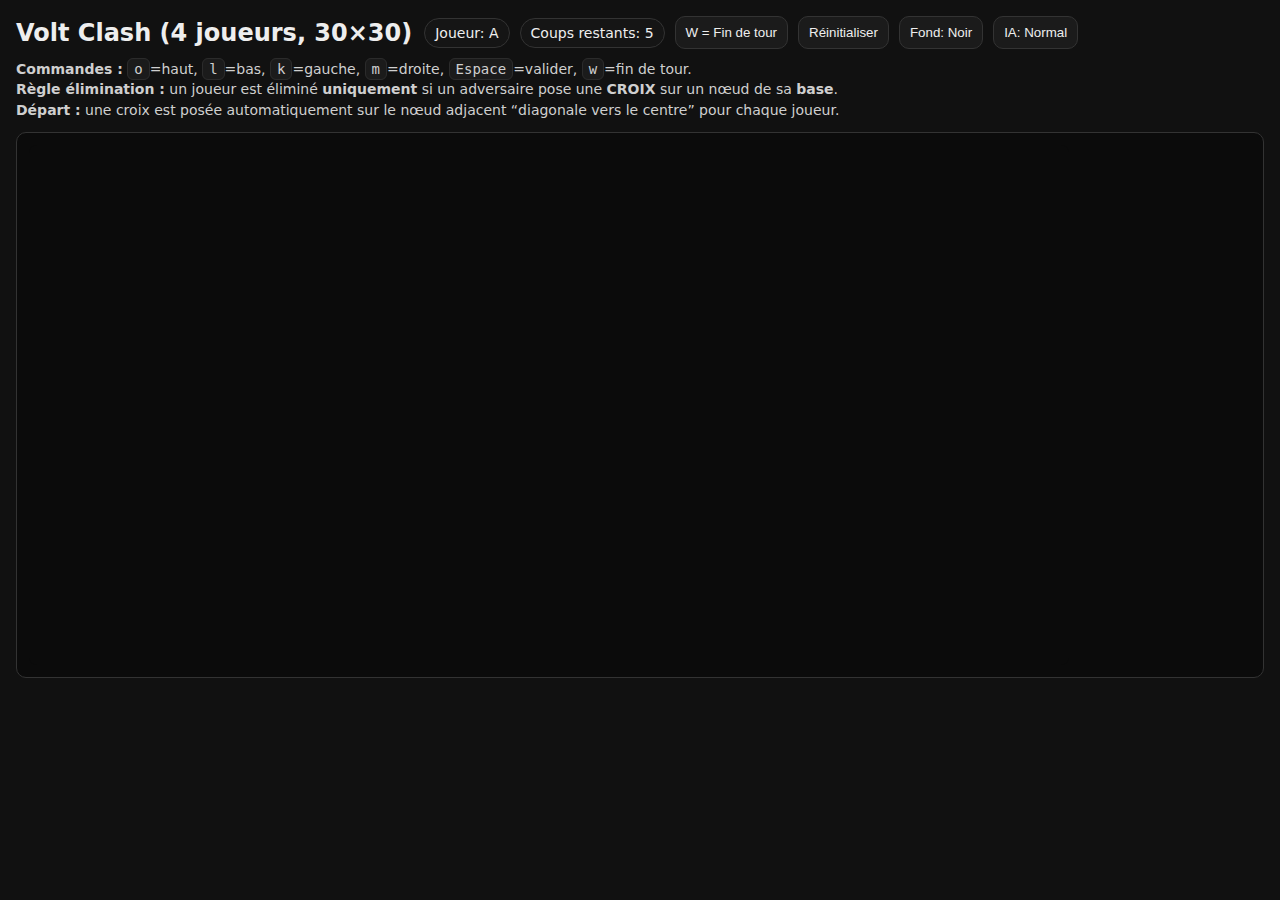
<file: volt_clash_full_gameplay_with_expert_toggle_drag_diagonal_virtual_fix4 (4).html>
<!doctype html>
<html lang="fr">
<head>
  <meta charset="utf-8" />
  <meta name="viewport" content="width=device-width,initial-scale=1" />
  <title>Combat Électrique — V4 Final (30×30)</title>
  <style>
    body { margin:0; background:#111; color:#eee; font-family:system-ui, Arial, sans-serif; }
    .wrap { max-width: 1450px; margin: 0 auto; padding: 16px; }
    .top { display:flex; gap:12px; align-items:center; flex-wrap:wrap; }
    .panel { display:flex; gap:10px; align-items:center; flex-wrap:wrap; }
    .badge { padding:6px 10px; border:1px solid #333; border-radius:999px; background:#151515; font-size:14px; }
    button {
      padding:8px 10px; border-radius:10px; border:1px solid #333;
      background:#1b1b1b; color:#eee; cursor:pointer;
    }
    button:hover { background:#222; }
    .note { color:#cfcfcf; font-size:14px; line-height:1.45; margin:10px 0 12px 0; }
    .sheet { background:#0b0b0b; border:1px solid #333; border-radius: 10px; padding: 12px; }
    canvas { width: 1040px; max-width: 100%; height: auto; display:block; background:#0b0b0b; border-radius:8px; }
    .help { margin-top:10px; color:#cfcfcf; font-size:13px; line-height:1.55; }
    .warn { color:#ffcf7a; }
    .ok { color:#9dffb6; }
    code { background:#1b1b1b; padding:2px 6px; border-radius:6px; border:1px solid #2b2b2b; }

    .players { display:flex; gap:10px; flex-wrap:wrap; align-items:center; }
    .pchip { padding:6px 10px; border-radius:999px; border:1px solid #333; background:#151515; font-size:13px; display:flex; align-items:center; gap:8px; }
    .dot { width:10px; height:10px; border-radius:999px; display:inline-block; }
    select { background:#151515; color:#eee; border:1px solid #333; border-radius:8px; padding:4px 8px; }

    /* Banner animation */
    .banner {
      position: fixed;
      left: 50%; top: 18%;
      transform: translate(-50%, -50%);
      background: rgba(10,10,10,0.92);
      border: 1px solid #333;
      border-radius: 14px;
      padding: 14px 18px;
      min-width: 360px;
      text-align: center;
      z-index: 9999;
      opacity: 0;
      pointer-events: none;
      box-shadow: 0 12px 40px rgba(0,0,0,0.45);
    }
    .banner.show { animation: pop 1.35s ease forwards; }
    .banner .title { font-weight: 850; font-size: 20px; margin-bottom: 6px; }
    .banner .sub { font-size: 13px; color: #cfcfcf; }
    @keyframes pop {
      0% { opacity: 0; transform: translate(-50%, -60%) scale(0.96); }
      18% { opacity: 1; transform: translate(-50%, -50%) scale(1.03); }
      65% { opacity: 1; transform: translate(-50%, -50%) scale(1.00); }
      100% { opacity: 0; transform: translate(-50%, -44%) scale(0.99); }
    }
  </style>
</head>
<body>

<div id="banner" class="banner">
  <div class="title" id="bTitle"></div>
  <div class="sub" id="bSub"></div>
</div>

<div class="wrap">
  <div class="top">
    <h2 style="margin:0;">Volt Clash (4 joueurs, 30×30)</h2>
    <div class="panel">
      <span class="badge" id="turn">Joueur: A</span>
      <span class="badge" id="moves">Coups restants: 5</span>
      <button id="endturn">W = Fin de tour</button>
      <button id="reset">Réinitialiser</button>
      <button id="togglebg">Fond: Noir</button>
      <button id="toggleExpert">IA: Normal</button>
    </div>
  </div>

  <div class="note">
    <b>Commandes :</b>
    <code>o</code>=haut, <code>l</code>=bas, <code>k</code>=gauche, <code>m</code>=droite,
    <code>Espace</code>=valider, <code>w</code>=fin de tour.<br/>
    <b>Règle élimination :</b> un joueur est éliminé <b>uniquement</b> si un adversaire pose une <b>CROIX</b> sur un nœud de sa <b>base</b>.<br/>
    <b>Départ :</b> une croix est posée automatiquement sur le nœud adjacent “diagonale vers le centre” pour chaque joueur.
  </div>

  <div class="players" id="playersRow"></div>

  <div class="sheet">
    <canvas id="c"></canvas>
  </div>

  <div class="help" id="status"></div>
</div>

<script>
(() => {
  // ----------------------------
  // Config
  // ----------------------------
  const GRID_CELLS = 30;
  const NODES = GRID_CELLS + 1;
  const BASE_CELLS = 2;          // base = 3x3 nœuds
  const MOVES_PER_TURN = 5;

  const CELL_PX = 22;
  const MARGIN_PX = 24;

  // Halo plus intense
  const HALO_WIDE = 11;
  const HALO_THIN = 3.4;
  const HALO_ALPHA_WIDE = 0.22;
  const HALO_ALPHA_THIN = 0.38;

  // IA: seuil de "menace" (défense si ennemi trop proche de la base)
  const DEFENSE_RADIUS = 7;              // en nœuds (Manhattan approximé via dist2)
  const DEFENSE_RADIUS2 = DEFENSE_RADIUS * DEFENSE_RADIUS;

  // IA: zone bouclier autour de base (nœuds proches à privilégier)
  const SHIELD_RADIUS = 5;
  const SHIELD_RADIUS2 = SHIELD_RADIUS * SHIELD_RADIUS;

  const PLAYERS = [
    { id:"A", color:"#ff5d5d", name:"A (Rouge)" }, // TL
    { id:"B", color:"#3ddc84", name:"B (Vert)"  }, // BR
    { id:"C", color:"#ffd84d", name:"C (Jaune)" }, // TR
    { id:"D", color:"#4da6ff", name:"D (Bleu)"  }, // BL
  ];

  // Par défaut : 1 humain + 3 IA
  const control = new Map([
    ["A", "HUMAN"],
    ["B", "AI"],
    ["C", "AI"],
    ["D", "AI"],
  ]);



// ----------------------------
// Mode IA Expert (Beam Search) — toggle
// ----------------------------
let expertMode = false; // false = IA normale (scoring simple), true = Beam Search
const AI_BEAM = {
  depth: 3,           // lookahead (coups simulés du même joueur dans son tour)
  beamWidth: 18,      // K
  maxBranch: 50,      // top-N coups évalués par niveau
  wAttack: 1.0,
  wDefense: 0.25,
  tieNoise: 0.02      // brise les égalités
};
// ----------------------------
// IA profiles (styles différents)
// ----------------------------
// Chaque IA reçoit un profil distinct au reset, pour éviter les schémas identiques en début de partie.
// Les profils influencent : choix de cible, appétence CROSS vs CIRCLE, et mélange diagonale/ligne.
const AI_PROFILE_DEFS = {
  RAIDER:    { name:"RAIDER",    circleBiasAttack: 0.08, circleBiasDefense: 0.55, diagWeight: 0.55, lineWeight: 1.10, targetMode: "HUMAN_FIRST", noise: 1400 },
  BALANCED:  { name:"BALANCED",  circleBiasAttack: 0.12, circleBiasDefense: 0.62, diagWeight: 0.70, lineWeight: 1.00, targetMode: "NEAREST",     noise: 1200 },
  SWARM:     { name:"SWARM",     circleBiasAttack: 0.10, circleBiasDefense: 0.58, diagWeight: 0.85, lineWeight: 0.92, targetMode: "WEAKEST",     noise: 1700 },
  SIEGER:    { name:"SIEGER",    circleBiasAttack: 0.06, circleBiasDefense: 0.50, diagWeight: 0.45, lineWeight: 1.20, targetMode: "RANDOM_ROTATE", noise: 1500 },
};
const aiProfile = new Map();          // pid -> profile object
const aiTargetOverride = new Map();   // pid -> targetPid (pour RANDOM_ROTATE)

function shuffle(arr){
  for (let i = arr.length - 1; i > 0; i--){
    const j = Math.floor(Math.random() * (i + 1));
    [arr[i], arr[j]] = [arr[j], arr[i]];
  }
  return arr;
}

function assignAIProfiles(){
  const pool = shuffle(Object.keys(AI_PROFILE_DEFS).slice());
  for (const p of PLAYERS){
    if (control.get(p.id) !== "AI") continue;
    const key = pool.length ? pool.pop() : "BALANCED";
    aiProfile.set(p.id, AI_PROFILE_DEFS[key]);
    aiTargetOverride.delete(p.id);
  }
  // Si plusieurs IA et pool insuffisant, on mélange quand même via noise/target rotate.
}

function marksCount(pid){
  let c = 0;
  for (const m of marks.values()) if (m.owner === pid) c++;
  return c;
}

function chooseTargetPid(pid, prof){
  const aliveEnemies = PLAYERS.map(p => p.id).filter(id => id !== pid && alive.get(id));
  if (!aliveEnemies.length) return null;

  if (prof.targetMode === "HUMAN_FIRST"){
    if (alive.get("A") && pid !== "A") return "A";
    // fallback nearest
  }

  if (prof.targetMode === "WEAKEST"){
    let best = null, bestVal = Infinity;
    for (const eid of aliveEnemies){
      const v = marksCount(eid); // moins de présence => plus faible
      if (v < bestVal) { bestVal = v; best = eid; }
    }
    return best || aliveEnemies[0];
  }

  if (prof.targetMode === "RANDOM_ROTATE"){
    // Garde une cible quelques tours : évite que toutes les IA convergent pareil
    const keep = aiTargetOverride.get(pid);
    if (keep && alive.get(keep)) return keep;
    const pick = aliveEnemies[Math.floor(Math.random() * aliveEnemies.length)];
    aiTargetOverride.set(pid, pick);
    return pick;
  }

  // NEAREST (par défaut)
  const selfStart = startNodeFor(pid);
  let best = null, bestD2 = Infinity;
  for (const eid of aliveEnemies){
    const c = baseCenter(eid);
    const d2 = dist2(selfStart, c);
    if (d2 < bestD2) { bestD2 = d2; best = eid; }
  }
  return best || aliveEnemies[0];
}

function opponentTargetPoint(pid, prof) {
  const p = prof || aiProfile.get(pid) || AI_PROFILE_DEFS.BALANCED;
  const tPid = chooseTargetPid(pid, p);
  return tPid ? baseCenter(tPid) : { ix: Math.floor(NODES/2), iy: Math.floor(NODES/2) };
}

  
  // ----------------------------
  // Plateau background (toggle noir/blanc)
  // ----------------------------
  let boardBg = "#0b0b0b"; // fond actuel du plateau
  function toggleBoardBg(){
    boardBg = (boardBg === "#0b0b0b") ? "#ffffff" : "#0b0b0b";
    updateBgButton();
    const exBtn = document.getElementById('toggleExpert');
    if (exBtn) exBtn.textContent = expertMode ? 'IA: Expert' : 'IA: Normal';
    requestRedraw();
  }
  function updateBgButton(){
    const btn = document.getElementById("togglebg");
    if (!btn) return;
    btn.textContent = (boardBg === "#0b0b0b") ? "Fond: Noir" : "Fond: Blanc";
  }
  // Toggle Expert AI (Beam Search)
  function toggleExpertMode(){
    expertMode = !expertMode;
    const btn = document.getElementById("toggleExpert");
    if (btn) btn.textContent = expertMode ? "IA: Expert" : "IA: Normal";
    message = expertMode ? "Mode Expert (Beam) activé." : "Mode Normal activé.";
    setBadges();
    requestRedraw();
    // si c'est au tour d'une IA, relancer proprement
    if (!gameOver && control.get(currentPlayerId()) === "AI") scheduleAITick(110);
  }


// ----------------------------
  // Banner
  // ----------------------------
  const banner = document.getElementById("banner");
  const bTitle = document.getElementById("bTitle");
  const bSub = document.getElementById("bSub");
  let bannerTimer = null;
  function showBanner(title, sub, color="#eee") {
    bTitle.textContent = title;
    bSub.textContent = sub || "";
    bTitle.style.color = color;
    banner.classList.remove("show");
    void banner.offsetWidth;
    banner.classList.add("show");
    clearTimeout(bannerTimer);
    bannerTimer = setTimeout(() => banner.classList.remove("show"), 1400);
  }

  // ----------------------------
  // Geometry
  // ----------------------------
  function baseRectFor(pid){
    switch(pid){
      case "A": return { ix: 0, iy: 0, cells: BASE_CELLS };
      case "B": return { ix: NODES - 1 - BASE_CELLS, iy: NODES - 1 - BASE_CELLS, cells: BASE_CELLS };
      case "C": return { ix: NODES - 1 - BASE_CELLS, iy: 0, cells: BASE_CELLS };
      case "D": return { ix: 0, iy: NODES - 1 - BASE_CELLS, cells: BASE_CELLS };
    }
  }
  function baseCenter(pid){
    const b = baseRectFor(pid);
    return { ix: b.ix + 1, iy: b.iy + 1 }; // centre du 3x3
  }
  function startNodeFor(pid){
    // nœud adjacent vers centre (diagonale)
    const b = baseRectFor(pid);
    const step = b.cells + 1; // 3
    if (pid === "A") return { ix: b.ix + step, iy: b.iy + step };
    if (pid === "B") return { ix: b.ix - 1,    iy: b.iy - 1 };
    if (pid === "C") return { ix: b.ix - 1,    iy: b.iy + step };
    if (pid === "D") return { ix: b.ix + step, iy: b.iy - 1 };
    return { ix: 0, iy: 0 };
  }

  // ----------------------------
  // Canvas
  // ----------------------------
  const canvas = document.getElementById("c");
  const ctx = canvas.getContext("2d");
  const dpr = window.devicePixelRatio || 1;

  const displayW = MARGIN_PX*2 + GRID_CELLS * CELL_PX;
  const displayH = MARGIN_PX*2 + GRID_CELLS * CELL_PX;

  canvas.style.width = displayW + "px";
  canvas.style.height = displayH + "px";
  canvas.width = Math.round(displayW * dpr);
  canvas.height = Math.round(displayH * dpr);
  ctx.scale(dpr, dpr);

  function nodeToPx(ix, iy) { return { x: MARGIN_PX + ix * CELL_PX, y: MARGIN_PX + iy * CELL_PX }; }
  function keyOf(ix, iy) { return `${ix},${iy}`; }
  function parseKey(k) { const [ix,iy] = k.split(",").map(Number); return {ix,iy}; }
  function clamp(v, lo, hi) { return Math.max(lo, Math.min(hi, v)); }
  function dist2(a,b){ const dx=a.ix-b.ix, dy=a.iy-b.iy; return dx*dx+dy*dy; }

  // ----------------------------
  // Mouse -> node (snap)
  // ----------------------------
  function mouseToNode(clientX, clientY){
    const rect = canvas.getBoundingClientRect();
    const x = clientX - rect.left;
    const y = clientY - rect.top;
    const ix = clamp(Math.round((x - MARGIN_PX) / CELL_PX), 0, NODES - 1);
    const iy = clamp(Math.round((y - MARGIN_PX) / CELL_PX), 0, NODES - 1);
    return { ix, iy };
  }


  const dirs8 = [
    {dx: 1, dy: 0}, {dx:-1, dy: 0}, {dx: 0, dy: 1}, {dx: 0, dy:-1},
    {dx: 1, dy: 1}, {dx: 1, dy:-1}, {dx:-1, dy: 1}, {dx:-1, dy:-1},
  ];
  const neigh4 = [
    {dx: 1, dy: 0}, {dx:-1, dy: 0}, {dx: 0, dy: 1}, {dx: 0, dy:-1},
  ];

  // ----------------------------
  // State
  // ----------------------------
  const marks = new Map(); // nodeKey -> { owner, kind:"X"|"O" }
  const walls = new Map(); // edgeKey -> owner (derived from O-O)

  const alive = new Map(PLAYERS.map(p => [p.id, true]));
  const started = new Map(PLAYERS.map(p => [p.id, false]));

  let currentIdx = 0;
  let movesLeft = MOVES_PER_TURN;
  let message = "";
  let gameOver = false;

  const cursors = new Map(PLAYERS.map(p => [p.id, { ...startNodeFor(p.id) } ]));

  function playerById(pid){ return PLAYERS.find(p => p.id === pid); }
  function currentPlayerId(){ return PLAYERS[currentIdx].id; }
  function currentPlayer(){ return playerById(currentPlayerId()); }
  function activeCursor(){ return cursors.get(currentPlayerId()); }

  // IA scheduler (anti-blocage)
  let aiTimer = null;
  function stopAI() {
    if (aiTimer) { clearTimeout(aiTimer); aiTimer = null; }
  }

  // ----------------------------
  // Base helpers
  // ----------------------------
  function inBase(ix, iy, base) {
    return ix >= base.ix && ix <= base.ix + base.cells && iy >= base.iy && iy <= base.iy + base.cells;
  }
  function isOwnBase(pid, ix, iy){
    if (!alive.get(pid)) return false;
    return inBase(ix, iy, baseRectFor(pid));
  }
  function baseOwnerAt(ix, iy) {
    for (const p of PLAYERS) {
      if (!alive.get(p.id)) continue;
      if (inBase(ix, iy, baseRectFor(p.id))) return p.id;
    }
    return null;
  }

  // ----------------------------
  // Walls
  // ----------------------------
  function edgeKey(a, b) {
    const k1 = keyOf(a.ix, a.iy);
    const k2 = keyOf(b.ix, b.iy);
    return (k1 < k2) ? `${k1}|${k2}` : `${k2}|${k1}`;
  }

  function rebuildWallsFromCircles() {
    walls.clear();
    for (const [k, m] of marks.entries()) {
      if (m.kind !== "O") continue;
      const a = parseKey(k);
      for (const d of neigh4) {
        const b = { ix: a.ix + d.dx, iy: a.iy + d.dy };
        if (b.ix < 0 || b.iy < 0 || b.ix >= NODES || b.iy >= NODES) continue;
        const mb = marks.get(keyOf(b.ix, b.iy));
        if (!mb) continue;
        if (mb.kind === "O" && mb.owner === m.owner) {
          walls.set(edgeKey(a, b), m.owner);
        }
      }
    }
  }

  function isBlockedByEnemyWall(from, to, pid, dx, dy) {
    const isOrth = (Math.abs(dx) + Math.abs(dy)) === 1;
    if (!isOrth) return false;
    const ek = edgeKey(from, to);
    const owner = walls.get(ek);
    if (!owner) return false;
    return owner !== pid;
  }

  // ----------------------------
  // Conduction model
  // ----------------------------
  function conductiveForPlayer(ix, iy, pid) {
    const k = keyOf(ix, iy);
    const m = marks.get(k);
    if (m && m.owner === pid) return true;
    if (!alive.get(pid)) return false;
    return inBase(ix, iy, baseRectFor(pid));
  }

  function computePoweredSet(pid) {
    const powered = new Set();
    const q = [];
    if (!alive.get(pid)) return powered;

    const base = baseRectFor(pid);
    for (let y = base.iy; y <= base.iy + base.cells; y++) {
      for (let x = base.ix; x <= base.ix + base.cells; x++) {
        const k = keyOf(x, y);
        powered.add(k);
        q.push({ix:x, iy:y});
      }
    }

    while (q.length) {
      const cur = q.shift();
      for (const d of dirs8) {
        const nx = cur.ix + d.dx;
        const ny = cur.iy + d.dy;
        if (nx < 0 || ny < 0 || nx >= NODES || ny >= NODES) continue;

        if (!conductiveForPlayer(nx, ny, pid)) continue;
        if (isBlockedByEnemyWall(cur, {ix:nx, iy:ny}, pid, d.dx, d.dy)) continue;

        const nk = keyOf(nx, ny);
        if (powered.has(nk)) continue;
        powered.add(nk);
        q.push({ix:nx, iy:ny});
      }
    }
    return powered;
  }

  function hasAdjacentFriendlyOrBase(pid, ix, iy) {
    if (!alive.get(pid)) return false;
    const base = baseRectFor(pid);
    for (const d of dirs8) {
      const nx = ix + d.dx, ny = iy + d.dy;
      if (nx < 0 || ny < 0 || nx >= NODES || ny >= NODES) continue;
      if (inBase(nx, ny, base)) return true;
      const m = marks.get(keyOf(nx, ny));
      if (m && m.owner === pid) return true;
    }
    return false;
  }

  // ----------------------------
  // Move legality
  // ----------------------------
  function canPlaceCross(pid, ix, iy) {
    if (gameOver || !alive.get(pid)) return false;
    const k = keyOf(ix, iy);
    if (marks.has(k)) return false;
    if (isOwnBase(pid, ix, iy)) return false;

    // must remain powered after placement
    marks.set(k, { owner: pid, kind:"X" });
    rebuildWallsFromCircles();
    const powered = computePoweredSet(pid);
    const ok = powered.has(k);
    marks.delete(k);
    rebuildWallsFromCircles();
    return ok;
  }

  function canCircle(pid, targetKey) {
    if (gameOver || !alive.get(pid)) return false;
    const t = marks.get(targetKey);
    if (!t) return false;
    if (t.owner === pid) return false;
    if (t.kind !== "X") return false;

    const {ix, iy} = parseKey(targetKey);
    if (!hasAdjacentFriendlyOrBase(pid, ix, iy)) return false;

    marks.set(targetKey, { owner: pid, kind:"O" });
    rebuildWallsFromCircles();
    const powered = computePoweredSet(pid);
    const ok = powered.has(targetKey);
    marks.set(targetKey, t);
    rebuildWallsFromCircles();
    return ok;
  }

  function placeCross(pid, ix, iy) {
    const k = keyOf(ix, iy);
    marks.set(k, { owner: pid, kind:"X" });
    started.set(pid, true);
    rebuildWallsFromCircles();
    return { ix, iy, key:k, kind:"X" };
  }

  function placeCircle(pid, key) {
    marks.set(key, { owner: pid, kind:"O" });
    started.set(pid, true);
    rebuildWallsFromCircles();
    const {ix, iy} = parseKey(key);
    return { ix, iy, key, kind:"O" };
  }

  // ----------------------------
  // Elimination (base by CROSS only)
  // ----------------------------
  function transferEliminatedPieces(elimPid, winnerPid) {
    for (const [k, m] of marks.entries()) {
      if (m.owner === elimPid) {
        marks.set(k, { owner: winnerPid, kind: m.kind });
      }
    }
    rebuildWallsFromCircles();
  }

  function eliminatePlayer(elimPid, eliminatorPid, reason) {
    if (!alive.get(elimPid)) return false;
    alive.set(elimPid, false);                // base disappears (not alive => not drawn, not conductive)
    transferEliminatedPieces(elimPid, eliminatorPid);

    showBanner(
      `ÉLIMINATION : ${elimPid}`,
      `${elimPid} éliminé par ${eliminatorPid} — ${reason}`,
      playerById(eliminatorPid).color
    );
    return true;
  }

  function checkVictory() {
    let aliveCount = 0, last = null;
    for (const p of PLAYERS) {
      if (alive.get(p.id)) { aliveCount++; last = p.id; }
    }
    if (aliveCount <= 1) {
      gameOver = true;
      if (last) {
        showBanner("C’EST GAGNÉ !", `Victoire : ${last}`, playerById(last).color);
        message = `C’est gagné ! Victoire : ${last}`;
      } else {
        showBanner("FIN", "Fin de partie.", "#eee");
        message = "Fin de partie.";
      }
      setBadges();
      requestRedraw();
      stopAI();
      return true;
    }
    return false;
  }

  function afterMove(actorPid, moveInfo) {
    if (gameOver) return;

    // Elimination ONLY if X is placed on an enemy base node
    if (moveInfo && moveInfo.kind === "X") {
      const owner = baseOwnerAt(moveInfo.ix, moveInfo.iy);
      if (owner && owner !== actorPid) {
        eliminatePlayer(owner, actorPid, "croix posée dans la base");
        if (checkVictory()) return;
      }
    }

    // No "coupure de courant" here (removed)
    checkVictory();
  }

  // ----------------------------
  // Turns / Scheduler
  // ----------------------------
  function nextAliveIndex(fromIdx) {
    for (let i = 1; i <= PLAYERS.length; i++) {
      const idx = (fromIdx + i) % PLAYERS.length;
      if (alive.get(PLAYERS[idx].id)) return idx;
    }
    return fromIdx;
  }

  function endTurn(silent=false) {
    if (gameOver) return;
    stopAI();
    if (typeof clearDrag === 'function') clearDrag();

    currentIdx = nextAliveIndex(currentIdx);
    movesLeft = MOVES_PER_TURN;
    if (!silent) message = "";
    setBadges();
    requestRedraw();
    maybeStartAITurn();
  }

  function maybeStartAITurn() {
    if (gameOver) return;
    const pid = currentPlayerId();
    if (!alive.get(pid)) { endTurn(true); return; }
    if (control.get(pid) === "AI") {
      scheduleAITick(0);
    }
  }

  function scheduleAITick(ms) {
    stopAI();
    aiTimer = setTimeout(aiTick, ms);
  }

  // ----------------------------
  // Defensive AI
  // ----------------------------
  function getThreatInfo(defPid) {
    // Menace = distance la plus courte entre une pièce ennemie et le centre de la base defPid
    const c = baseCenter(defPid);
    let bestD2 = Infinity;
    let bestPos = null;

    for (const [k, m] of marks.entries()) {
      if (!alive.get(m.owner)) continue;
      if (m.owner === defPid) continue;  // only enemy pieces
      const pos = parseKey(k);
      const d2 = dist2(pos, c);
      if (d2 < bestD2) { bestD2 = d2; bestPos = pos; }
    }

    return { threatD2: bestD2, threatPos: bestPos, baseCenter: c };
  }

    function generateAICandidates(pid) {
    const powered = computePoweredSet(pid);

    const circles = [];
    for (const [k, m] of marks.entries()) {
      if (!alive.get(m.owner)) continue;
      if (m.kind === "X" && m.owner !== pid) {
        if (canCircle(pid, k)) circles.push({ type:"CIRCLE", key:k });
      }
    }

    const crosses = [];
    const seen = new Set();
    for (const pk of powered) {
      const a = parseKey(pk);
      for (const d of dirs8) {
        const nx = a.ix + d.dx, ny = a.iy + d.dy;
        if (nx < 0 || ny < 0 || nx >= NODES || ny >= NODES) continue;
        const kk = keyOf(nx, ny);
        if (seen.has(kk)) continue;
        seen.add(kk);
        if (marks.has(kk)) continue;
        if (!canPlaceCross(pid, nx, ny)) continue;
        crosses.push({ type:"CROSS", ix:nx, iy:ny });
      }
    }

    return { circles, crosses };
  }


  function hasOrthAdjacentOwnMark(pid, ix, iy){
    for (const d of neigh4){
      const nx = ix + d.dx, ny = iy + d.dy;
      if (nx < 0 || ny < 0 || nx >= NODES || ny >= NODES) continue;
      const m = marks.get(keyOf(nx, ny));
      if (m && m.owner === pid) return true;
    }
    return false;
  }
  function orthAdjOwnCount(pid, ix, iy){
    let c = 0;
    for (const d of neigh4){
      const nx = ix + d.dx, ny = iy + d.dy;
      if (nx < 0 || ny < 0 || nx >= NODES || ny >= NODES) continue;
      const m = marks.get(keyOf(nx, ny));
      if (m && m.owner === pid) c++;
    }
    return c;
  }

  // Encourage "straight-line" technique when it is useful (e.g., threading between enemy circles),
  // while still keeping a mild preference for diagonal (checker) placement by default.
  function lineTechniqueBonus(pid, ix, iy, target){
    const c = orthAdjOwnCount(pid, ix, iy);
    if (c <= 0) return 0;

    let bonus = 1800 * c; // reward extending an orthogonal chain
    if (target) {
      // Additional bonus when aligning toward a strategic point (threat or enemy base)
      if (ix === target.ix || iy === target.iy) bonus += 2200;
    }

    // Small penalty if it creates a rigid "cross junction" (too easy to wall off)
    if (c >= 2) bonus -= 900;
    return bonus;
  }

  function diagonalPreferenceBonus(ix, iy){
    // Motif en diagonale (damier) : évite les alignements qui facilitent la formation de murs adverses
    return ((((ix + iy) & 1) === 0) ? 2500 : 0);
  }

  function scoreMove(pid, mv, mode, threat, prof) {
    // capture de base ennemie = priorité absolue
    if (mv.type === "CROSS") {
      const owner = baseOwnerAt(mv.ix, mv.iy);
      if (owner && owner !== pid) return 1_000_000;
    }

    const myC = threat.baseCenter;
    const p = prof || aiProfile.get(pid) || AI_PROFILE_DEFS.BALANCED;
    const tgt = opponentTargetPoint(pid, p);

    if (mode === "DEFENSE") {
      // Défense : privilégier actions proches de sa base, surtout côté menace
      if (mv.type === "CIRCLE") {
        const pos = parseKey(mv.key);
        const nearBase = dist2(pos, myC);
        const towardThreat = threat.threatPos ? dist2(pos, threat.threatPos) : 999999;

        // voler près base est très fort
        let s = 200_000;
        s += (nearBase <= SHIELD_RADIUS2) ? 90_000 : 0;
        s += (nearBase <= DEFENSE_RADIUS2) ? 40_000 : 0;

        // bonus si le vol est près de la menace (pour casser une infiltration)
        s += (towardThreat <= 16) ? 30_000 : 0; // 4^2

        // un petit biais pour rester "compact"
        s -= nearBase * 6;
        return s;
      }

      if (mv.type === "CROSS") {
        const pos = { ix: mv.ix, iy: mv.iy };
        const nearBase = dist2(pos, myC);
        const towardThreat = threat.threatPos ? dist2(pos, threat.threatPos) : 999999;

        // En défense : on NE perd PAS de temps à "encercler" la base.
        // On place plutôt des croix dans l'axe de la menace (ou vers l'extérieur), et en diagonale (damier),
        // en évitant les alignements orthogonaux qui favorisent la formation de murs adverses.
        let s = 110_000;

        // priorité : casser l'infiltration (se rapprocher de la menace), pas coller à la base
        s += (towardThreat <= 25) ? 70_000 : 0;   // 5^2
        s += (towardThreat <= 9)  ? 55_000 : 0;   // 3^2

        // forte pénalité : croix trop proches de la base en mode défense (le "ring" est contre-productif)
        if (nearBase <= SHIELD_RADIUS2) s -= 120_000;
        else if (nearBase <= DEFENSE_RADIUS2) s -= 35_000;

        // pattern diagonal (par défaut)
        s += diagonalPreferenceBonus(mv.ix, mv.iy) * p.diagWeight;

        // évite les lignes (adjacence orthogonale à ses propres marques)
        s += lineTechniqueBonus(pid, mv.ix, mv.iy, threat.threatPos || myC) * p.lineWeight;

        // léger biais : ne pas s'éloigner infiniment (mais bien moins que l'ancien "bouclier")
        s -= nearBase * 6;

        return s;
      }
    }

    // Attaque (mode normal) — objectif: envahir une base (CROSS prioritaire).
    if (mv.type === "CIRCLE") {
      const pos = parseKey(mv.key);
      const d2 = dist2(pos, tgt);

      // Les cercles sont "tactiques" : utiles surtout près de la base cible (ou pour casser un verrou).
      // Loin de la base cible, c'est généralement une perte de tempo => pénalité.
      let s = 125_000 - Math.sqrt(d2) * 520; // décroît avec la distance
      if (d2 > 144) s -= 55_000;             // > 12 nœuds : trop loin
      if (d2 > 400) s -= 35_000;             // > 20 nœuds : encore moins logique

      // Biais profil: en attaque, on limite encore la fréquence des cercles
      s -= (1.0 - p.circleBiasAttack) * 45_000;

      return s;
    }

    if (mv.type === "CROSS") {
      const pos = { ix: mv.ix, iy: mv.iy };
      const d2 = dist2(pos, tgt);

      // Priorité claire : progresser vers la base cible
      let s = 95_000 - Math.sqrt(d2) * 620;

      // Motif diagonal (évite des murs faciles) — pondéré par profil
      s += diagonalPreferenceBonus(mv.ix, mv.iy) * p.diagWeight;

      // Technique en ligne: utile pour "passer" entre des ronds / prolonger une chaîne — pondéré
      s += lineTechniqueBonus(pid, mv.ix, mv.iy, tgt) * p.lineWeight;

      // Biais profil: plus le profil est "CROSS-first", plus on boost les croix en attaque
      s += (1.0 - p.circleBiasAttack) * 18_000;

      return s;
    }

    return -Infinity;
  }


function pickAIMoveNormal(pid) {
  const { circles, crosses } = generateAICandidates(pid);

  const prof = aiProfile.get(pid) || AI_PROFILE_DEFS.BALANCED;

  // Défense si menace proche
  const threat = getThreatInfo(pid);
  const mode = (threat.threatD2 <= DEFENSE_RADIUS2) ? "DEFENSE" : "ATTACK";

  const actions = [];
  for (const c of circles) actions.push(c);
  for (const x of crosses) actions.push(x);

  if (!actions.length) return { mv:null, mode, threat };

  // Sélection: on score TOUT et on choisit le meilleur (avec une petite part d'aléa par profil).
  // Objectif: envahir une base (attaque), et stopper une infiltration (défense).
  let best = null;
  let bestS = -Infinity;

  for (const mv of actions) {
    let s = scoreMove(pid, mv, mode, threat, prof);

    // Petit bruit pour éviter que toutes les IA prennent exactement les mêmes décisions
    s += (Math.random() - 0.5) * (prof.noise || 1200);

    // En ATTACK: limiter les cercles non tactiques (en plus du scoring) via un gate léger
    if (mode === "ATTACK" && mv.type === "CIRCLE") {
      if (Math.random() > (prof.circleBiasAttack || 0.10)) s -= 35_000;
    }
    // En DEFENSE: autoriser davantage les cercles
    if (mode === "DEFENSE" && mv.type === "CIRCLE") {
      if (Math.random() < (prof.circleBiasDefense || 0.60)) s += 8_000;
    }

    if (s > bestS) { bestS = s; best = mv; }
  }

  return { mv: best, mode, threat };
}
// ----------------------------
// IA Expert Beam Search (volet Expert)
// - chaque IA a déjà un profil différent via aiProfile (RAIDER/BALANCED/SWARM/SIEGER)
// - Beam Search simule plusieurs coups du même joueur (dans son tour) pour choisir le meilleur 1er coup.
// - Objectif prioritaire: envahir / couper le réseau adverse via ronds quand c'est opportuniste.
// ----------------------------

function cloneMarks(src){
  const m = new Map();
  for (const [k,v] of src.entries()) m.set(k, { owner: v.owner, kind: v.kind });
  return m;
}
function cloneSimpleMap(src){
  const m = new Map();
  for (const [k,v] of src.entries()) m.set(k, v);
  return m;
}

function rebuildWallsFromCircles_state(st) {
  st.walls.clear();
  for (const [k, m] of st.marks.entries()) {
    if (m.kind !== "O") continue;
    const a = parseKey(k);
    for (const d of neigh4) {
      const b = { ix: a.ix + d.dx, iy: a.iy + d.dy };
      if (b.ix < 0 || b.iy < 0 || b.ix >= NODES || b.iy >= NODES) continue;
      const mb = st.marks.get(keyOf(b.ix, b.iy));
      if (mb && mb.kind === "O" && mb.owner === m.owner) {
        const ek = edgeKey(a, b);
        st.walls.set(ek, m.owner);
      }
    }
  }
}

function isBlockedByEnemyWall_state(st, from, to, pid, dx, dy) {
  const isOrth = (Math.abs(dx) + Math.abs(dy)) === 1;
  if (!isOrth) return false;
  const ek = edgeKey(from, to);
  const owner = st.walls.get(ek);
  if (!owner) return false;
  return owner !== pid;
}

function conductiveForPlayer_state(st, ix, iy, pid) {
  const k = keyOf(ix, iy);
  const m = st.marks.get(k);
  if (m && m.owner === pid) return true;
  if (!st.alive.get(pid)) return false;
  return inBase(ix, iy, baseRectFor(pid));
}

function computePoweredSet_state(st, pid) {
  const powered = new Set();
  const q = [];
  if (!st.alive.get(pid)) return powered;

  const base = baseRectFor(pid);
  for (let y = base.iy; y <= base.iy + base.cells; y++) {
    for (let x = base.ix; x <= base.ix + base.cells; x++) {
      const k = keyOf(x, y);
      powered.add(k);
      q.push({ix:x, iy:y});
    }
  }

  while (q.length) {
    const cur = q.shift();
    for (const d of dirs8) {
      const nx = cur.ix + d.dx, ny = cur.iy + d.dy;
      if (nx < 0 || ny < 0 || nx >= NODES || ny >= NODES) continue;
      if (!conductiveForPlayer_state(st, nx, ny, pid)) continue;
      if (isBlockedByEnemyWall_state(st, cur, {ix:nx, iy:ny}, pid, d.dx, d.dy)) continue;
      const nk = keyOf(nx, ny);
      if (powered.has(nk)) continue;
      powered.add(nk);
      q.push({ix:nx, iy:ny});
    }
  }
  return powered;
}

function hasAdjacentFriendlyOrBase_state(st, pid, ix, iy) {
  if (!st.alive.get(pid)) return false;
  const base = baseRectFor(pid);
  for (const d of dirs8) {
    const nx = ix + d.dx, ny = iy + d.dy;
    if (nx < 0 || ny < 0 || nx >= NODES || ny >= NODES) continue;
    if (inBase(nx, ny, base)) return true;
    const m = st.marks.get(keyOf(nx, ny));
    if (m && m.owner === pid) return true;
  }
  return false;
}

function canPlaceCross_state(st, pid, ix, iy) {
  if (st.gameOver || !st.alive.get(pid)) return false;
  const k = keyOf(ix, iy);
  if (st.marks.has(k)) return false;
  if (isOwnBase(pid, ix, iy)) return false;

  // test connectivité
  st.marks.set(k, { owner: pid, kind:"X" });
  rebuildWallsFromCircles_state(st);
  const powered = computePoweredSet_state(st, pid);
  const ok = powered.has(k);
  st.marks.delete(k);
  rebuildWallsFromCircles_state(st);
  return ok;
}

function canCircle_state(st, pid, key) {
  if (st.gameOver || !st.alive.get(pid)) return false;
  const t = st.marks.get(key);
  if (!t || t.owner === pid || t.kind !== "X") return false;
  const {ix, iy} = parseKey(key);
  if (!hasAdjacentFriendlyOrBase_state(st, pid, ix, iy)) return false;

  st.marks.set(key, { owner: pid, kind:"O" });
  rebuildWallsFromCircles_state(st);
  const powered = computePoweredSet_state(st, pid);
  const ok = powered.has(key);
  st.marks.set(key, t);
  rebuildWallsFromCircles_state(st);
  return ok;
}

function baseOwnerAt_state(st, ix, iy) {
  for (const p of PLAYERS) {
    if (!st.alive.get(p.id)) continue;
    if (inBase(ix, iy, baseRectFor(p.id))) return p.id;
  }
  return null;
}

function applyMove_state(st, pid, mv) {
  if (mv.type === "CROSS") {
    const k = keyOf(mv.ix, mv.iy);
    st.marks.set(k, { owner: pid, kind:"X" });
    st.started.set(pid, true);
    // capture base
    const owner = baseOwnerAt_state(st, mv.ix, mv.iy);
    if (owner && owner !== pid) {
      st.alive.set(owner, false);
      // si 1 seul survivant => gameOver
      const aliveIds = PLAYERS.filter(p => st.alive.get(p.id)).map(p=>p.id);
      if (aliveIds.length <= 1) st.gameOver = true;
    }
  } else {
    st.marks.set(mv.key, { owner: pid, kind:"O" });
    st.started.set(pid, true);
  }
  rebuildWallsFromCircles_state(st);
}

function generateAICandidates_state(st, pid) {
  const powered = computePoweredSet_state(st, pid);
  const circles = [];
  for (const [k, m] of st.marks.entries()) {
    if (!st.alive.get(m.owner)) continue;
    if (m.kind === "X" && m.owner !== pid) {
      if (canCircle_state(st, pid, k)) circles.push({ type:"CIRCLE", key:k });
    }
  }
  const crosses = [];
  const seen = new Set();
  for (const pk of powered) {
    const a = parseKey(pk);
    for (const d of dirs8) {
      const nx = a.ix + d.dx, ny = a.iy + d.dy;
      if (nx < 0 || ny < 0 || nx >= NODES || ny >= NODES) continue;
      const kk = keyOf(nx, ny);
      if (seen.has(kk)) continue;
      seen.add(kk);
      if (st.marks.has(kk)) continue;
      if (!canPlaceCross_state(st, pid, nx, ny)) continue;
      crosses.push({ type:"CROSS", ix:nx, iy:ny });
    }
  }
  return { circles, crosses };
}

// Heuristique d'évaluation locale pour Beam (reste compatible avec tes profils)
function evalMove_state(st, pid, mv, prof) {
  // capture immédiate
  if (mv.type === "CROSS") {
    const owner = baseOwnerAt_state(st, mv.ix, mv.iy);
    if (owner && owner !== pid) return 1_000_000_000;
  }

  // cible: point de base adverse choisi par la logique existante (profil)
  const tgt = opponentTargetPoint(pid, prof);
  const pos = (mv.type === "CROSS") ? {ix: mv.ix, iy: mv.iy} : parseKey(mv.key);

  // attaque: distance Chebyshev au point cible
  const d = Math.max(Math.abs(pos.ix - tgt.ix), Math.abs(pos.iy - tgt.iy));
  let sAttack = 120_000 - d * 2400;

  // ronds = "couper" : bonus si proche du réseau adverse (opportuniste)
  if (mv.type === "CIRCLE") {
    // bonus si cercle proche base adverse ou proche cible
    const d2 = dist2(pos, tgt);
    sAttack += 25_000 - d2 * 35;
    // léger coût pour éviter trop de ronds inutiles
    sAttack -= 10_000;
  } else {
    // croix: bonus de progression (frontier)
    sAttack += diagonalPreferenceBonus(pos.ix, pos.iy) * (prof.diagWeight || 0.7);
    if (hasOrthAdjacentOwnMark(pid, pos.ix, pos.iy)) sAttack += 9_000 * (prof.lineWeight || 1.0);
  }

  // défense: très légère (éviter suicide de réseau)
  const myC = baseCenter(pid);
  const nearBase = dist2(pos, myC);
  let sDefense = 0;
  if (nearBase <= SHIELD_RADIUS2 && mv.type === "CROSS") sDefense -= 18_000;

  // noise pour casser égalités (et éviter mirroring)
  const noise = (Math.random() - 0.5) * (AI_BEAM.tieNoise * 100_000);

  return AI_BEAM.wAttack * sAttack + AI_BEAM.wDefense * sDefense + noise;
}

function pickAIMoveBeam(pid) {
  const prof = aiProfile.get(pid) || AI_PROFILE_DEFS.BALANCED;
  const depth = Math.max(1, Math.min(AI_BEAM.depth, movesLeft));

  // état initial cloné
  const root = {
    marks: cloneMarks(marks),
    walls: cloneSimpleMap(walls),
    alive: cloneSimpleMap(alive),
    started: cloneSimpleMap(started),
    gameOver: gameOver
  };
  rebuildWallsFromCircles_state(root);

  // beam élément: { st, score, firstMove }
  let beam = [{ st: root, score: 0, firstMove: null }];

  for (let ply = 0; ply < depth; ply++) {
    const expanded = [];

    for (const node of beam) {
      if (node.st.gameOver) { expanded.push(node); continue; }

      const { circles, crosses } = generateAICandidates_state(node.st, pid);
      const actions = crosses.concat(circles);
      if (!actions.length) {
        expanded.push(node);
        continue;
      }

      // scorings immédiats pour trier et limiter la branche
      const scored = actions.map(mv => ({ mv, s: evalMove_state(node.st, pid, mv, prof) }))
                            .sort((a,b)=>b.s-a.s)
                            .slice(0, AI_BEAM.maxBranch);

      for (const it of scored) {
        const st2 = {
          marks: cloneMarks(node.st.marks),
          walls: cloneSimpleMap(node.st.walls),
          alive: cloneSimpleMap(node.st.alive),
          started: cloneSimpleMap(node.st.started),
          gameOver: node.st.gameOver
        };
        applyMove_state(st2, pid, it.mv);
        expanded.push({
          st: st2,
          score: node.score + it.s,
          firstMove: node.firstMove || it.mv
        });
      }
    }

    expanded.sort((a,b)=>b.score-a.score);
    beam = expanded.slice(0, AI_BEAM.beamWidth);
    if (!beam.length) break;
  }

  // meilleur scénario => premier coup
  const best = beam[0];
  return { mv: best.firstMove, mode: "ATTACK", threat: { baseCenter: baseCenter(pid), threatPos: null, threatD2: Infinity } };
}

// Dispatcher: Normal vs Expert Beam
function pickAIMove(pid) {
  if (expertMode) return pickAIMoveBeam(pid);
  return pickAIMoveNormal(pid);
}


  function aiTick() {
    aiTimer = null;
    if (gameOver) return;

    const pid = currentPlayerId();
    if (!alive.get(pid)) { endTurn(true); return; }
    if (control.get(pid) !== "AI") return;
    if (movesLeft <= 0) { endTurn(true); return; }

    const pick = pickAIMove(pid);
    const mv = pick.mv;

    if (!mv) {
      message = `IA ${pid} : aucun coup possible, fin de tour.`;
      setBadges();
      requestRedraw();
      endTurn(true);
      return;
    }

    let moveInfo = null;
    if (mv.type === "CIRCLE") moveInfo = placeCircle(pid, mv.key);
    else moveInfo = placeCross(pid, mv.ix, mv.iy);

    movesLeft--;
    afterMove(pid, moveInfo);

    message = (pick.mode === "DEFENSE")
      ? `IA ${pid} (défense)`
      : `IA ${pid} (attaque)`;

    setBadges();
    requestRedraw();

    if (gameOver) return;

    if (movesLeft <= 0) {
      endTurn(true);
      return;
    }

    scheduleAITick(90);
  }

  // ----------------------------
  // Human move
  // ----------------------------
  function validateMoveHuman() {
    if (gameOver) return;

    const pid = currentPlayerId();
    if (!alive.get(pid)) { endTurn(true); return; }
    if (control.get(pid) !== "HUMAN") return;
    if (movesLeft <= 0) { endTurn(true); return; }

    const cur = activeCursor();
    const k = keyOf(cur.ix, cur.iy);
    const existing = marks.get(k);

    let moveInfo = null;

    if (!existing) {
      if (!canPlaceCross(pid, cur.ix, cur.iy)) {
        message = isOwnBase(pid, cur.ix, cur.iy)
          ? "Interdit : pas de croix dans ta base."
          : "Coup refusé : doit rester alimenté (connecté à ta base).";
        setBadges();
        requestRedraw();
        return;
      }
      moveInfo = placeCross(pid, cur.ix, cur.iy);
    } else if (existing.owner !== pid && existing.kind === "X") {
      if (!canCircle(pid, k)) {
        message = "Rond interdit : adjacency base/pièce + rester alimenté.";
        setBadges();
        requestRedraw();
        return;
      }
      moveInfo = placeCircle(pid, k);
    } else {
      message = "Action impossible ici.";
      setBadges();
      requestRedraw();
      return;
    }

    movesLeft--;
    afterMove(pid, moveInfo);

    message = "";
    setBadges();
    requestRedraw();

    if (gameOver) return;
    if (movesLeft <= 0) endTurn(true);
  }

  // ----------------------------
  // UI
  // ----------------------------
  function setBadges() {
    const p = currentPlayer();
    document.getElementById("turn").textContent = `Joueur: ${p.id}`;
    document.getElementById("moves").textContent = `Coups restants: ${movesLeft}`;
    renderPlayersRow();
    renderStatus();
  }

  function renderPlayersRow() {
    const row = document.getElementById("playersRow");
    row.innerHTML = "";

    for (const p of PLAYERS) {
      const chip = document.createElement("div");
      chip.className = "pchip";
      chip.style.opacity = alive.get(p.id) ? "1" : "0.35";
      chip.style.borderColor = (p.id === currentPlayerId()) ? p.color : "#333";
      chip.style.boxShadow = (p.id === currentPlayerId()) ? `0 0 0 2px ${p.color}33 inset` : "none";

      const dot = document.createElement("span");
      dot.className = "dot";
      dot.style.background = p.color;

      const label = document.createElement("span");
      const st = alive.get(p.id) ? "EN JEU" : "ÉLIMINÉ";
      label.textContent = `${p.name} — ${st}`;

      const sel = document.createElement("select");
      sel.innerHTML = `<option value="HUMAN">Humain</option><option value="AI">IA</option>`;
      sel.value = control.get(p.id);
      sel.addEventListener("change", () => {
        control.set(p.id, sel.value);
        stopAI();
        setBadges();
        requestRedraw();
        maybeStartAITurn();
      });

      chip.appendChild(dot);
      chip.appendChild(label);
      chip.appendChild(sel);
      row.appendChild(chip);
    }
  }

  function renderStatus() {
    const pid = currentPlayerId();
    if (gameOver) {
      document.getElementById("status").innerHTML = `<span class="ok">${message}</span>`;
      return;
    }
    if (control.get(pid) === "AI") {
      document.getElementById("status").innerHTML = `<span class="warn">IA ${pid} joue… ${message ? "— " + message : ""}</span>`;
      return;
    }
    if (message) {
      document.getElementById("status").innerHTML = `<span class="warn">${message}</span>`;
      return;
    }
    document.getElementById("status").innerHTML = `<span class="ok">À toi de jouer.</span>`;
  }

  // ----------------------------
  // Drawing
  // ----------------------------
  let rafPending = false;
  function requestRedraw() {
    if (rafPending) return;
    rafPending = true;
    requestAnimationFrame(() => {
      rafPending = false;
      redraw();
    });
  }
function isInAnyBaseNode(ix, iy) {
  for (const p of PLAYERS) {
    if (!alive.get(p.id)) continue;
    const b = baseRectFor(p.id);
    if (ix >= b.ix && ix <= b.ix + b.cells && iy >= b.iy && iy <= b.iy + b.cells) {
      return true;
    }
  }
  return false;
}
   function drawGrid () {
    ctx.save();
    ctx.clearRect(0, 0, displayW, displayH);
    ctx.fillStyle = boardBg;
    ctx.fillRect(0, 0, displayW, displayH);

    const gridLine = (boardBg === "#0b0b0b") ? "#5a5a5a" : "#1f1f1f";
    ctx.strokeStyle = gridLine;
    ctx.lineWidth = 1;
    for (let i = 0; i <= GRID_CELLS; i++) {
      const x = MARGIN_PX + i * CELL_PX;
      ctx.beginPath(); ctx.moveTo(x, MARGIN_PX); ctx.lineTo(x, MARGIN_PX + GRID_CELLS * CELL_PX); ctx.stroke();
      const y = MARGIN_PX + i * CELL_PX;
      ctx.beginPath(); ctx.moveTo(MARGIN_PX, y); ctx.lineTo(MARGIN_PX + GRID_CELLS * CELL_PX, y); ctx.stroke();
    }

  ctx.fillStyle = (boardBg === "#0b0b0b") ? "#4a4a4a" : "#2e2e2e";
for (let y = 0; y < NODES; y++) for (let x = 0; x < NODES; x++) {
  // enlève les petits points sur les bases
  if (isInAnyBaseNode(x, y)) continue;

  const p = nodeToPx(x, y);
  ctx.beginPath();
  ctx.arc(p.x, p.y, 1.1, 0, Math.PI*2);
  ctx.fill();
}

  function drawBase(pid) {
    if (!alive.get(pid)) return;
    const p = playerById(pid);
    const base = baseRectFor(pid);
    const tl = nodeToPx(base.ix, base.iy);
    const br = nodeToPx(base.ix + base.cells, base.iy + base.cells);

    ctx.save();
    ctx.globalAlpha = 0.18;
    ctx.fillStyle = p.color;
    ctx.fillRect(tl.x, tl.y, br.x - tl.x, br.y - tl.y);

    ctx.globalAlpha = 1;
    ctx.strokeStyle = p.color;
    ctx.lineWidth = 2;
    ctx.strokeRect(tl.x, tl.y, br.x - tl.x, br.y - tl.y);

    ctx.fillStyle = p.color;
    ctx.font = "bold 12px system-ui, Arial";
    ctx.fillText(`Base ${pid}`, tl.x + 6, tl.y + 16);
    ctx.restore();
  }

  function drawCircuitGlow(pid, poweredSet) {
    const p = playerById(pid);
    for (const pass of [0, 1]) {
      ctx.save();
      ctx.strokeStyle = p.color;
      ctx.lineCap = "round";
      ctx.lineJoin = "round";
      if (pass === 0) { ctx.globalAlpha = HALO_ALPHA_WIDE; ctx.lineWidth = HALO_WIDE; }
      else { ctx.globalAlpha = HALO_ALPHA_THIN; ctx.lineWidth = HALO_THIN; }

      for (const k of poweredSet) {
        const a = parseKey(k);
        for (const d of dirs8) {
          const b = { ix: a.ix + d.dx, iy: a.iy + d.dy };
          if (b.ix < 0 || b.iy < 0 || b.ix >= NODES || b.iy >= NODES) continue;
          const nk = keyOf(b.ix, b.iy);
          if (!poweredSet.has(nk)) continue;
          if (isBlockedByEnemyWall(a, b, pid, d.dx, d.dy)) continue;
          if (k >= nk) continue;

          const p1 = nodeToPx(a.ix, a.iy);
          const p2 = nodeToPx(b.ix, b.iy);
          ctx.beginPath(); ctx.moveTo(p1.x, p1.y); ctx.lineTo(p2.x, p2.y); ctx.stroke();
        }
      }
      ctx.restore();
    }
  }

  function drawWall(edgeK, ownerPid, poweredOwnerSet) {
    const owner = playerById(ownerPid);
    const [k1, k2] = edgeK.split("|");
    const a = parseKey(k1), b = parseKey(k2);
    const p1 = nodeToPx(a.ix, a.iy);
    const p2 = nodeToPx(b.ix, b.iy);
    const powered = poweredOwnerSet.has(k1) && poweredOwnerSet.has(k2);

    ctx.save();
    ctx.strokeStyle = owner.color;
    ctx.lineCap = "round";
    ctx.globalAlpha = powered ? 0.25 : 0.18;
    ctx.lineWidth = powered ? 13 : 11;
    ctx.beginPath(); ctx.moveTo(p1.x, p1.y); ctx.lineTo(p2.x, p2.y); ctx.stroke();

    ctx.globalAlpha = powered ? 0.98 : 0.88;
    ctx.lineWidth = powered ? 7 : 5.5;
    ctx.beginPath(); ctx.moveTo(p1.x, p1.y); ctx.lineTo(p2.x, p2.y); ctx.stroke();
    ctx.restore();
  }

  function drawCross(ix, iy, color, powered=false) {
    const p = nodeToPx(ix, iy);
    const s = 6;
    ctx.save();
    ctx.strokeStyle = color;
    ctx.lineWidth = powered ? 3.2 : 2.0;
    ctx.beginPath();
    ctx.moveTo(p.x - s, p.y - s); ctx.lineTo(p.x + s, p.y + s);
    ctx.moveTo(p.x + s, p.y - s); ctx.lineTo(p.x - s, p.y + s);
    ctx.stroke();
    if (powered) {
      ctx.globalAlpha = 0.18;
      ctx.fillStyle = color;
      ctx.beginPath(); ctx.arc(p.x, p.y, 10, 0, Math.PI*2); ctx.fill();
    }
    ctx.restore();
  }

  function drawCircle(ix, iy, color, powered=false) {
    const p = nodeToPx(ix, iy);
    ctx.save();
    ctx.globalAlpha = powered ? 0.38 : 0.24;
    ctx.fillStyle = color;
    ctx.beginPath(); ctx.arc(p.x, p.y, 9.6, 0, Math.PI*2); ctx.fill();

    ctx.globalAlpha = 1;
    ctx.strokeStyle = color;
    ctx.lineWidth = powered ? 3.0 : 1.9;
    ctx.beginPath(); ctx.arc(p.x, p.y, 9.6, 0, Math.PI*2); ctx.stroke();

    if (powered) {
      ctx.globalAlpha = 0.14;
      ctx.fillStyle = color;
      ctx.beginPath(); ctx.arc(p.x, p.y, 13, 0, Math.PI*2); ctx.fill();
    }
    ctx.restore();
  }

  function drawCursor(pid, active=false) {
    const p = playerById(pid);
    const cur = cursors.get(pid);
    const pos = nodeToPx(cur.ix, cur.iy);

    ctx.save();
    if (!active) {
      ctx.strokeStyle = p.color;
      ctx.globalAlpha = alive.get(pid) ? 0.28 : 0.10;
      ctx.lineWidth = 2;
      ctx.beginPath(); ctx.arc(pos.x, pos.y, 8.5, 0, Math.PI*2); ctx.stroke();
      ctx.restore();
      return;
    }

    const pidNow = currentPlayerId();
    const kk = keyOf(cur.ix, cur.iy);
    const existing = marks.get(kk);
    let ok = false;
    // Pendant un drag-diagonal: on se base sur la simulation virtuelle (dragOkPath)
    if (typeof dragPlacing !== "undefined" && dragPlacing && dragMoved) {
      ok = (dragOkPath && dragOkPath.length > 0);
    } else {
      if (!existing) ok = canPlaceCross(pidNow, cur.ix, cur.iy);
      else if (existing.owner !== pidNow && existing.kind === "X") ok = canCircle(pidNow, kk);
    }

    ctx.strokeStyle = ok ? "#9dffb6" : "#ff8a8a";
    ctx.globalAlpha = 0.95;
    ctx.lineWidth = 2.5;
    ctx.beginPath(); ctx.arc(pos.x, pos.y, 13, 0, Math.PI*2); ctx.stroke();

    ctx.strokeStyle = p.color;
    ctx.globalAlpha = 0.9;
    ctx.lineWidth = 2;
    ctx.beginPath(); ctx.arc(pos.x, pos.y, 6.2, 0, Math.PI*2); ctx.stroke();
    ctx.restore();
  }

  function redraw() {
    rebuildWallsFromCircles();
    const powered = new Map();
    for (const p of PLAYERS) powered.set(p.id, computePoweredSet(p.id));

    drawGrid();
    for (const p of PLAYERS) drawBase(p.id);

    for (const p of PLAYERS) {
      if (!alive.get(p.id)) continue;
      if (!started.get(p.id)) continue;
      drawCircuitGlow(p.id, powered.get(p.id));
    }

    for (const [ek, ownerPid] of walls.entries()) {
      drawWall(ek, ownerPid, powered.get(ownerPid));
    }

    for (const [k, m] of marks.entries()) {
      const {ix, iy} = parseKey(k);
      const col = playerById(m.owner).color;
      const isPow = powered.get(m.owner).has(k);
      if (m.kind === "X") drawCross(ix, iy, col, isPow);
      else drawCircle(ix, iy, col, isPow);
    }

    
    // Preview "ligne" (drag clic gauche) : croix fantômes (sans consommer de coups)
    if (typeof dragPlacing !== "undefined" && dragPlacing && dragPath && dragPath.length) {
      const pidNow = currentPlayerId();
      if (control.get(pidNow) !== "AI" && alive.get(pidNow)) {
        const col = playerById(pidNow).color;

        // okNodes = posables (simulation), reste = bloqué
        const okSet = new Set((dragOkPath || []).map(n => n.k));

        ctx.save();
        // OK en couleur joueur
        ctx.globalAlpha = 0.28;
        for (let i=0;i<dragPath.length;i++) {
          const node = dragPath[i];
          const ex = marks.get(node.k);

          // Si le point de départ est déjà à nous, il sert d’ancre (pas une pose)
          if (ex) {
            if (i === 0 && ex.owner === pidNow) continue;
            break; // stop à la 1ère occupation bloquante
          }

          // Si le point de départ est vide, il PEUT être posé (et sera dans okSet si possible)
          if (okSet.has(node.k)) drawCross(node.ix, node.iy, col, false);
          else break; // stop strict au 1er non-posable
        }

        // le "bloqué" immédiat (si existe) en rouge léger
        ctx.globalAlpha = 0.18;
        for (let i=0;i<dragPath.length;i++) {
          const node = dragPath[i];
          const ex = marks.get(node.k);
          if (ex) {
            if (i === 0 && ex.owner === pidNow) continue;
            break;
          }
          if (!okSet.has(node.k)) { drawCross(node.ix, node.iy, "#ff6b6b", false); break; }
        }
        ctx.restore();
      }
    }

    for (const p of PLAYERS) drawCursor(p.id, p.id === currentPlayerId());
  }

  // ----------------------------
  // Inputs / Buttons
  // ----------------------------
  function onKey(e) {
    const k = e.key.toLowerCase();
    if (k === " ") e.preventDefault();
    if (gameOver) return;

    const pid = currentPlayerId();
    if (!alive.get(pid)) { endTurn(true); return; }
    if (control.get(pid) === "AI") return;

    const cur = activeCursor();
    if (k === "o") { cur.iy = clamp(cur.iy - 1, 0, NODES - 1); message=""; setBadges(); requestRedraw(); return; }
    if (k === "l") { cur.iy = clamp(cur.iy + 1, 0, NODES - 1); message=""; setBadges(); requestRedraw(); return; }
    if (k === "k") { cur.ix = clamp(cur.ix - 1, 0, NODES - 1); message=""; setBadges(); requestRedraw(); return; }
    if (k === "m") { cur.ix = clamp(cur.ix + 1, 0, NODES - 1); message=""; setBadges(); requestRedraw(); return; }
    if (k === " ") { validateMoveHuman(); return; }
    if (k === "b") { toggleBoardBg(); return; }
    if (k === "x") { toggleExpertMode(); return; }
    if (k === "w") { endTurn(); return; }
  }

  document.getElementById("endturn").addEventListener("click", () => endTurn());
  document.getElementById("reset").addEventListener("click", reset);
  document.getElementById("togglebg").addEventListener("click", toggleBoardBg);
  document.getElementById("toggleExpert").addEventListener("click", toggleExpertMode);
  window.addEventListener("keydown", onKey);
  // ----------------------------
  // Mouse controls
  //  - Survol : déplace le curseur
  //  - Clic gauche : pose 1 coup (comme Espace)
  //  - Clic gauche maintenu + déplacement : trace une LIGNE STRICTEMENT DIAGONALE (preview), et on valide tout au relâchement
  //  - Clic droit : fin de tour
  // ----------------------------
  let dragPlacing = false;
  let dragMoved = false;
  let dragStart = null;      // {ix,iy}
  let dragPath = [];         // [{ix,iy,k}]
  let dragOkPath = [];       // sous-ensemble posable (simulation virtuelle)

  function clearDrag() {
    dragPlacing = false;
    dragMoved = false;
    dragStart = null;
    dragPath = [];
    dragOkPath = [];
  }

  function sign(v){ return v < 0 ? -1 : (v > 0 ? 1 : 0); }

  // Projette la position courante sur la diagonale la plus proche (↘↗) passant par dragStart
  function projectToNearestDiagonal(start, cur){
    const dx = cur.ix - start.ix;
    const dy = cur.iy - start.iy;

    // diag +1 : (x+u, y+u)
    let u1 = Math.round(((dx) + (dy)) / 2);
    let c1 = { ix: clamp(start.ix + u1, 0, NODES - 1), iy: clamp(start.iy + u1, 0, NODES - 1) };

    // diag -1 : (x+u, y-u)
    let u2 = Math.round(((dx) - (dy)) / 2);
    let c2 = { ix: clamp(start.ix + u2, 0, NODES - 1), iy: clamp(start.iy - u2, 0, NODES - 1) };

    // Re-clamp cohérent (si clamp a cassé l’égalité |dx|=|dy|, on ré-ajuste au mieux)
    // On s’assure juste que c1/c2 restent dans la grille; buildDiagonalPath gère le pas.
    const e1 = (cur.ix - c1.ix)*(cur.ix - c1.ix) + (cur.iy - c1.iy)*(cur.iy - c1.iy);
    const e2 = (cur.ix - c2.ix)*(cur.ix - c2.ix) + (cur.iy - c2.iy)*(cur.iy - c2.iy);

    return (e1 <= e2) ? c1 : c2;
  }

  function buildDiagonalPath(a, b){
    const dx = b.ix - a.ix;
    const dy = b.iy - a.iy;
    const steps = Math.max(Math.abs(dx), Math.abs(dy));
    const sx = sign(dx);
    const sy = sign(dy);
    const out = [];
    for(let i=0;i<=steps;i++){
      const ix = a.ix + i*sx;
      const iy = a.iy + i*sy;
      if(ix<0||iy<0||ix>=NODES||iy>=NODES) break;
      out.push({ ix, iy, k: keyOf(ix, iy) });
    }
    return out;
  }

  function updateDiagonalDragPath(curNode){
    if(!dragStart) return;
    const end = projectToNearestDiagonal(dragStart, curNode);
    const path = buildDiagonalPath(dragStart, end);
    dragPath = path;
    dragMoved = (path.length > 1);

    // Recalcule la ligne "posable" en mode VIRTUEL (connexion qui se propage le long de la diagonale)
    // IMPORTANT : on ne pose rien réellement ici, on ne fait qu'une simulation.
    const pidNow = currentPlayerId();
    if (dragPlacing && dragMoved && control.get(pidNow) !== "AI" && alive.get(pidNow)) {
      dragOkPath = computeVirtualPlaceableDrag(pidNow, dragPath);
    } else {
      dragOkPath = [];
    }
  }

  // Simulation "virtuelle" pour le drag:
  // On tente de poser des croix (temporairement) dans l'ordre pour que la connexion
  // se propage le long de la diagonale. On s'arrête au 1er blocage.
  function computeVirtualPlaceableDrag(pid, path){
    // path inclut [start..end]. On essaie de poser des CROIX virtuelles dans l’ordre
    // en permettant que le 1er nœud soit lui aussi une pose (si vide et connectable).
    const tempKeys = [];
    const okNodes = [];
    const maxToPlace = movesLeft; // limité par coups restants

    function rollback(){
      for (const k of tempKeys) marks.delete(k);
    }

    // On avance le long de la diagonale : 
    // - si nœud occupé par notre réseau (croix/rond) et POWERED => sert d’ancre, on continue
    // - si nœud vide => on tente de poser une croix virtuelle, et on stop au 1er blocage
    for (let i = 0; i < path.length; i++){
      if (okNodes.length >= maxToPlace) break;
      const node = path[i];

      // Occupé ?
      const existing = marks.get(node.k);
      if (existing) {
        // Si c’est à nous, on peut s’en servir comme ancre, mais seulement si c’est alimenté
        if (existing.owner === pid) {
          const powered = computePoweredSet(pid);
          if (!powered.has(node.k)) { break; } // pas alimenté => ligne invalide
          continue; // ancre OK
        }
        // occupé par autre chose => stop strict
        break;
      }

      // Interdit de poser dans sa propre base (règle générale)
      if (isOwnBase(pid, node.ix, node.iy)) break;

      // Pose virtuelle
      marks.set(node.k, { owner: pid, kind:"X" });
      tempKeys.push(node.k);

      const powered = computePoweredSet(pid);
      if (powered.has(node.k)) {
        okNodes.push(node); // on garde la pose virtuelle pour aider les suivantes
      } else {
        // pas connecté -> on annule cette croix et stop strict
        marks.delete(node.k);
        tempKeys.pop();
        break;
      }
    }

    rollback();
    return okNodes;
  }


  canvas.addEventListener("contextmenu", (e) => e.preventDefault());

  canvas.addEventListener("mousemove", (e) => {
    if (gameOver) return;
    const pid = currentPlayerId();
    if (control.get(pid) === "AI") return;
    if (!alive.get(pid)) return;

    const n = mouseToNode(e.clientX, e.clientY);
    const cur = cursors.get(pid);
    cur.ix = n.ix;
    cur.iy = n.iy;

    if (dragPlacing) updateDiagonalDragPath(n);

    message = "";
    setBadges();
    requestRedraw();
  });

  canvas.addEventListener("mousedown", (e) => {
    if (gameOver) return;
    const pid = currentPlayerId();
    if (control.get(pid) === "AI") return;
    if (!alive.get(pid)) return;

    const n = mouseToNode(e.clientX, e.clientY);
    const cur = cursors.get(pid);
    cur.ix = n.ix;
    cur.iy = n.iy;

    if (e.button === 0) {
      // Démarre le drag diagonal : la validation se fait au relâchement.
      // Si l'utilisateur ne bouge pas => clic normal.
      clearDrag();
      dragPlacing = true;
      dragStart = { ix: n.ix, iy: n.iy };
      dragPath = [{ ix: n.ix, iy: n.iy, k: keyOf(n.ix, n.iy) }];
      dragMoved = false;
      dragOkPath = [];

      message = "";
      setBadges();
      requestRedraw();
      return;
    }

    if (e.button === 2) {
      endTurn();
      return;
    }
  });

  // Relâchement : si drag => on valide la "ligne" (CROIX uniquement) au relâchement
  window.addEventListener("mouseup", (e) => {
    if (e.button !== 0) return;
    if (!dragPlacing) return;

    const pid = currentPlayerId();
    if (gameOver || control.get(pid) === "AI" || !alive.get(pid)) { clearDrag(); return; }

    // si pas bougé => comportement original (un seul coup au clic)
    if (!dragMoved) {
      clearDrag();
      validateMoveHuman();
      return;
    }

    // sinon, on "valide" la ligne diagonale au relâchement :
    // on pose les croix RÉELLEMENT en se basant sur la simulation virtuelle (dragOkPath)
    dragPlacing = false;

    let placed = 0;
    if (!dragOkPath || dragOkPath.length === 0) {
      clearDrag();
      message = "Ligne invalide (pas de connexion possible).";
      setBadges();
      requestRedraw();
      return;
    }

    for (const node of dragOkPath) {
      if (gameOver) break;
      if (movesLeft <= 0) break;

      // Si déjà occupé => stop strict
      if (marks.has(node.k)) break;

      // Pose réelle d'une CROIX (même pipeline que validateMoveHuman)
      if (!canPlaceCross(pid, node.ix, node.iy)) break;
      const moveInfo = placeCross(pid, node.ix, node.iy);
      movesLeft--;
      afterMove(pid, moveInfo);
      placed++;

      if (gameOver) break;
    }

    clearDrag();

    message = placed > 0
      ? `Ligne validée: ${placed} croix posée(s).`
      : "Ligne invalide.";
    setBadges();
    requestRedraw();

    // Consistance avec les autres coups : si plus de coups, fin de tour auto
    if (!gameOver && movesLeft <= 0) endTurn(true);
  });


  // ----------------------------
  // Reset
  // ----------------------------
  function reset() {
    stopAI();
    if (typeof clearDrag === 'function') clearDrag();

    marks.clear();
    walls.clear();
    for (const p of PLAYERS) {
      alive.set(p.id, true);
      started.set(p.id, true); // tous démarrent avec une croix initiale
      cursors.set(p.id, { ...startNodeFor(p.id) });
    }

    // IA: profils distincts à chaque partie (évite le même schéma d'ouverture)
    assignAIProfiles();

    // croix initiales (une par joueur)
    for (const p of PLAYERS) {
      const s = startNodeFor(p.id);
      marks.set(keyOf(s.ix, s.iy), { owner: p.id, kind:"X" });
    }

    rebuildWallsFromCircles();

    currentIdx = 0;
    movesLeft = MOVES_PER_TURN;
    message = "";
    gameOver = false;

    setBadges();
    requestRedraw();
    maybeStartAITurn();
  }

  // Init
  reset();
})();
</script>
</body>
</html>
</file>
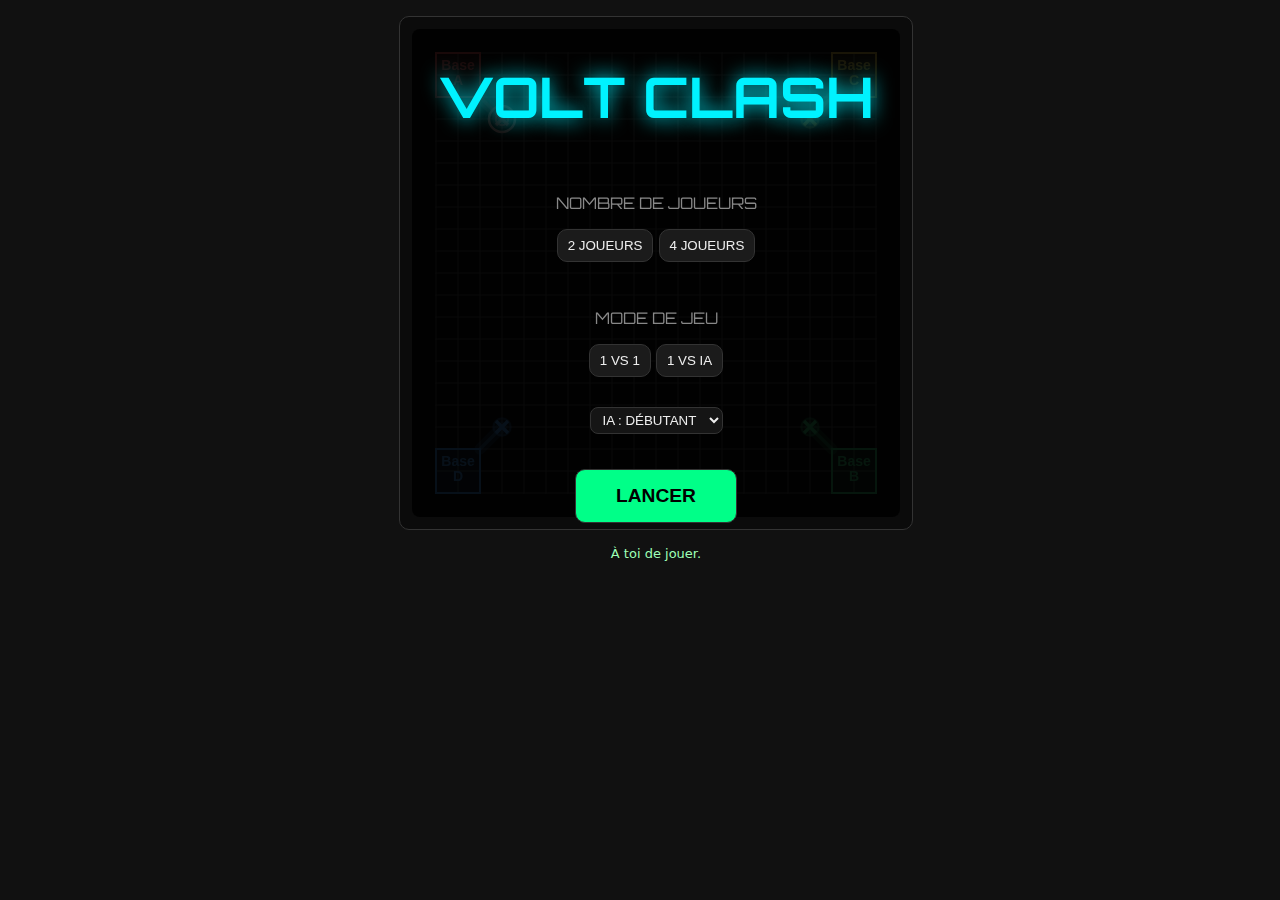
<file: VoltClash ultra.html>
<!doctype html>
<html lang="fr">
<head>
  <head>
  <meta charset="UTF-8">
  <title>Volt Clash</title>
  <link href="https://fonts.googleapis.com/css2?family=Orbitron:wght@700&family=Press+Start+2P&display=swap" rel="stylesheet">

  <meta charset="utf-8" />
  <meta name="viewport" content="width=device-width,initial-scale=1" />
  <title>Combat Électrique — V4 Final (30×30)</title>
  <style>
    body { 
      margin:0; 
      background:#111; 
      color:#eee; 
      font-family:system-ui, Arial, sans-serif;
      display: flex;
      flex-direction: column;
      align-items: center; /* Centrer horizontalement */
      min-height: 100vh;
    }
    .wrap { 
      max-width: 1450px; 
      margin: 0 auto; 
      padding: 16px; 
      width: 100%;
      text-align: center; /* Centrer le contenu */
    }
    .top { display:flex; gap:12px; align-items:center; flex-wrap:wrap; }
    .panel { display:flex; gap:10px; align-items:center; flex-wrap:wrap; }
    .badge { padding:6px 10px; border:1px solid #333; border-radius:999px; background:#151515; font-size:14px; }
    button {
      padding:8px 10px; border-radius:10px; border:1px solid #333;
      background:#1b1b1b; color:#eee; cursor:pointer;
    }
    button:hover { background:#222; }
    .note { color:#cfcfcf; font-size:14px; line-height:1.45; margin:10px 0 12px 0; }
    
    /* MODIFICATION ICI : On ajoute position: relative pour que le menu se cale bien */
    .sheet { 
      background:#0b0b0b; 
      border:1px solid #333; 
      border-radius: 10px; 
      padding: 12px; 
      position: relative; 
      display: inline-block; /* Pour que le cadre épouse la taille du jeu */
      margin: 0 auto; /* Centrer la sheet */
    }

    canvas { 
      width: auto; 
      max-width: 100%; 
      height: auto; 
      display: block; 
      background:#0b0b0b; 
      border-radius:8px; 
      margin: 0 auto; /* Centrer horizontalement */
    }
    .help { margin-top:10px; color:#cfcfcf; font-size:13px; line-height:1.55; }
    .warn { color:#ffcf7a; }
    .ok { color:#9dffb6; }
    code { background:#1b1b1b; padding:2px 6px; border-radius:6px; border:1px solid #2b2b2b; }

    .players { 
      display:flex; 
      gap:10px; 
      flex-wrap:wrap; 
      align-items:center; 
      justify-content: center; /* Centrer horizontalement */
      margin: 10px 0;
    }
    .pchip { padding:6px 10px; border-radius:999px; border:1px solid #333; background:#151515; font-size:13px; display:flex; align-items:center; gap:8px; }
    .dot { width:10px; height:10px; border-radius:999px; display:inline-block; }
    select { background:#151515; color:#eee; border:1px solid #333; border-radius:8px; padding:4px 8px; }

    /* --- TON NOUVEAU CODE CSS POUR LE MENU --- */
    .menu-overlay {
      position: absolute;
      top: 12px; left: 12px; /* On s'aligne sur le padding de la .sheet */
      right: 12px; bottom: 12px;
      background: rgba(0, 0, 0, 0.9);
      display: flex; flex-direction: column;
      align-items: center; justify-content: center;
      z-index: 100;
      border-radius: 8px;
    }

    .glow-text {
      font-family: 'Orbitron', sans-serif;
      color: #00f2ff;
      text-shadow: 0 0 20px #00f2ff;
      font-size: 3.5rem;
      margin-bottom: 30px;
    }

    .game-title-main {
      font-family: 'Orbitron', sans-serif;
      color: #00f2ff;
      text-shadow: 0 0 20px #00f2ff;
      font-size: 2.5rem;
      margin: 15px 0;
      text-align: center;
    }

    .menu-section { margin: 15px; text-align: center; }
    .menu-section h3 { font-family: 'Orbitron', sans-serif; font-size: 0.9rem; color: #888; margin-bottom: 10px; }
    
    .start-btn {
      background: #00ff88; color: black; font-weight: bold;
      padding: 15px 40px !important; font-size: 1.2rem;
      margin-top: 20px; transition: 0.2s;
    }
    .start-btn:hover { background: #00cc6e; transform: scale(1.05); }
</style>
  
</head>
<body>

<div class="wrap">
  <!-- Badges joueurs cachés quand le menu est affiché -->
  <div class="players" id="playersRow" style="display: none;"></div>
  
  <!-- Titre et contrôles cachés quand le menu est affiché -->
  <div class="top" id="gameControls" style="display: none;">
    <h2 class="game-title-main">VOLT CLASH</h2>
    <div class="panel" style="justify-content: center;">
      <button id="endturn">W = Fin de tour</button>
      <button id="reset">Réinitialiser</button>
      <button id="togglebg">Fond: Noir</button>
      <button id="toggleExpert">IA: Normal</button>
      <button id="menu">ESC = Menu</button>
    </div>
  </div>

  <div class="sheet">
    <div id="main-menu" class="menu-overlay">
  <h1 class="glow-text">VOLT CLASH</h1>
  
  <div class="menu-section">
    <p style="color: #888; font-family: Orbitron;">NOMBRE DE JOUEURS</p>
    <button onclick="setPlayerCount(2)">2 JOUEURS</button>
    <button onclick="setPlayerCount(4)">4 JOUEURS</button>
  </div>

  <div class="menu-section">
    <p style="color: #888; font-family: Orbitron;">MODE DE JEU</p>
    <button onclick="setGameMode('pvp')">1 VS 1</button>
    <button onclick="setGameMode('pve')">1 VS IA</button>
  </div>

  <div class="menu-section">
    <select id="ai-difficulty">
      <option value="beginner">IA : DÉBUTANT</option>
      <option value="expert">IA : EXPERT</option>
    </select>
  </div>

  <button class="start-btn" onclick="startGame()">LANCER</button>
</div>
    <canvas id="c"></canvas>
  </div>

  <div class="help" id="status"></div>
</div>

<script>
(() => {
  // ----------------------------
  // Config
  // ----------------------------
  let GRID_CELLS = 20;
  let NODES = GRID_CELLS + 1;
  const BASE_CELLS = 2;          // base = 3x3 nœuds
  const MOVES_PER_TURN = 5;
  let PLAYER_COUNT = 4;          // 2 ou 4 joueurs

  const CELL_PX = 22;
  const MARGIN_PX = 24;

  // Halo plus intense
  const HALO_WIDE = 11;
  const HALO_THIN = 3.4;
  const HALO_ALPHA_WIDE = 0.22;
  const HALO_ALPHA_THIN = 0.38;

  // IA: seuil de "menace" (défense si ennemi trop proche de la base)
  const DEFENSE_RADIUS = 7;              // en nœuds (Manhattan approximé via dist2)
  const DEFENSE_RADIUS2 = DEFENSE_RADIUS * DEFENSE_RADIUS;

  // IA: zone bouclier autour de base (nœuds proches à privilégier)
  const SHIELD_RADIUS = 5;
  const SHIELD_RADIUS2 = SHIELD_RADIUS * SHIELD_RADIUS;

  const PLAYERS = [
    { id:"A", color:"#ff5d5d", name:"A (Rouge)" }, // TL
    { id:"B", color:"#3ddc84", name:"B (Vert)"  }, // BR
    { id:"C", color:"#ffd84d", name:"C (Jaune)" }, // TR
    { id:"D", color:"#4da6ff", name:"D (Bleu)"  }, // BL
  ];

  // Par défaut : 1 humain + 3 IA
  const control = new Map([
    ["A", "HUMAN"],
    ["B", "AI"],
    ["C", "AI"],
    ["D", "AI"],
  ]);



// ----------------------------
// Mode IA Expert (Beam Search) — toggle
// ----------------------------
let expertMode = false; // false = IA normale (scoring simple), true = Beam Search
const AI_BEAM = {
  depth: 3,           // lookahead (coups simulés du même joueur dans son tour)
  beamWidth: 18,      // K
  maxBranch: 50,      // top-N coups évalués par niveau
  wAttack: 1.0,
  wDefense: 0.25,
  tieNoise: 0.02      // brise les égalités
};
// ----------------------------
// IA profiles (styles différents)
// ----------------------------
// Chaque IA reçoit un profil distinct au reset, pour éviter les schémas identiques en début de partie.
// Les profils influencent : choix de cible, appétence CROSS vs CIRCLE, et mélange diagonale/ligne.
const AI_PROFILE_DEFS = {
  RAIDER:    { name:"RAIDER",    circleBiasAttack: 0.08, circleBiasDefense: 0.55, diagWeight: 0.55, lineWeight: 1.10, targetMode: "HUMAN_FIRST", noise: 1400 },
  BALANCED:  { name:"BALANCED",  circleBiasAttack: 0.12, circleBiasDefense: 0.62, diagWeight: 0.70, lineWeight: 1.00, targetMode: "NEAREST",     noise: 1200 },
  SWARM:     { name:"SWARM",     circleBiasAttack: 0.10, circleBiasDefense: 0.58, diagWeight: 0.85, lineWeight: 0.92, targetMode: "WEAKEST",     noise: 1700 },
  SIEGER:    { name:"SIEGER",    circleBiasAttack: 0.06, circleBiasDefense: 0.50, diagWeight: 0.45, lineWeight: 1.20, targetMode: "RANDOM_ROTATE", noise: 1500 },
};
const aiProfile = new Map();          // pid -> profile object
const aiTargetOverride = new Map();   // pid -> targetPid (pour RANDOM_ROTATE)

function shuffle(arr){
  for (let i = arr.length - 1; i > 0; i--){
    const j = Math.floor(Math.random() * (i + 1));
    [arr[i], arr[j]] = [arr[j], arr[i]];
  }
  return arr;
}

function assignAIProfiles(){
  const pool = shuffle(Object.keys(AI_PROFILE_DEFS).slice());
  for (const p of PLAYERS){
    if (control.get(p.id) !== "AI") continue;
    const key = pool.length ? pool.pop() : "BALANCED";
    aiProfile.set(p.id, AI_PROFILE_DEFS[key]);
    aiTargetOverride.delete(p.id);
  }
  // Si plusieurs IA et pool insuffisant, on mélange quand même via noise/target rotate.
}

function marksCount(pid){
  let c = 0;
  for (const m of marks.values()) if (m.owner === pid) c++;
  return c;
}

function chooseTargetPid(pid, prof){
  const aliveEnemies = PLAYERS.map(p => p.id).filter(id => id !== pid && alive.get(id));
  if (!aliveEnemies.length) return null;

  if (prof.targetMode === "HUMAN_FIRST"){
    if (alive.get("A") && pid !== "A") return "A";
    // fallback nearest
  }

  if (prof.targetMode === "WEAKEST"){
    let best = null, bestVal = Infinity;
    for (const eid of aliveEnemies){
      const v = marksCount(eid); // moins de présence => plus faible
      if (v < bestVal) { bestVal = v; best = eid; }
    }
    return best || aliveEnemies[0];
  }

  if (prof.targetMode === "RANDOM_ROTATE"){
    // Garde une cible quelques tours : évite que toutes les IA convergent pareil
    const keep = aiTargetOverride.get(pid);
    if (keep && alive.get(keep)) return keep;
    const pick = aliveEnemies[Math.floor(Math.random() * aliveEnemies.length)];
    aiTargetOverride.set(pid, pick);
    return pick;
  }

  // NEAREST (par défaut)
  const selfStart = startNodeFor(pid);
  let best = null, bestD2 = Infinity;
  for (const eid of aliveEnemies){
    const c = baseCenter(eid);
    const d2 = dist2(selfStart, c);
    if (d2 < bestD2) { bestD2 = d2; best = eid; }
  }
  return best || aliveEnemies[0];
}

function opponentTargetPoint(pid, prof) {
  const p = prof || aiProfile.get(pid) || AI_PROFILE_DEFS.BALANCED;
  const tPid = chooseTargetPid(pid, p);
  return tPid ? baseCenter(tPid) : { ix: Math.floor(NODES/2), iy: Math.floor(NODES/2) };
}

  
  // ----------------------------
  // Plateau background (toggle noir/blanc)
  // ----------------------------
  let boardBg = "#0b0b0b"; // fond actuel du plateau
  function toggleBoardBg(){
    boardBg = (boardBg === "#0b0b0b") ? "#ffffff" : "#0b0b0b";
    updateBgButton();
    const exBtn = document.getElementById('toggleExpert');
    if (exBtn) exBtn.textContent = expertMode ? 'IA: Expert' : 'IA: Normal';
    requestRedraw();
  }
  function updateBgButton(){
    const btn = document.getElementById("togglebg");
    if (!btn) return;
    btn.textContent = (boardBg === "#0b0b0b") ? "Fond: Noir" : "Fond: Blanc";
  }
  // Toggle Expert AI (Beam Search)
  function toggleExpertMode(){
    expertMode = !expertMode;
    const btn = document.getElementById("toggleExpert");
    if (btn) btn.textContent = expertMode ? "IA: Expert" : "IA: Normal";
    message = expertMode ? "Mode Expert (Beam) activé." : "Mode Normal activé.";
    setBadges();
    requestRedraw();
    // si c'est au tour d'une IA, relancer proprement
    if (!gameOver && control.get(currentPlayerId()) === "AI") scheduleAITick(110);
  }


// ----------------------------
  // Configuration du jeu
  // ----------------------------
  function setPlayerCount(count) {
    PLAYER_COUNT = count;
    
    // Adapter la taille de la grille
    if (count === 2) {
      GRID_CELLS = 20;  // Grille 20x20 pour 2 joueurs
    } else {
      GRID_CELLS = 30;  // Grille 30x30 pour 4 joueurs
    }
    NODES = GRID_CELLS + 1;
    
    // Nettoyage COMPLET pour éviter les conflits
    marks.clear();
    walls.clear();
    
    // Réinitialiser tous les curseurs
    for (const p of PLAYERS) {
      cursors.set(p.id, { ...startNodeFor(p.id) });
    }
    
    // Mettre à jour les contrôles par défaut
    if (count === 2) {
      control.set("A", "HUMAN");
      control.set("B", "AI");
      control.set("C", "AI");
      control.set("D", "AI");
    } else {
      control.set("A", "HUMAN");
      control.set("B", "AI");
      control.set("C", "AI");
      control.set("D", "AI");
    }
    
    // Forcer la réinitialisation du canvas
    updateCanvasSize();
    
    // Redessiner si le jeu est en cours
    if (!gameOver) {
      requestRedraw();
    }
  }

  function setGameMode(mode) {
    if (PLAYER_COUNT === 2) {
      if (mode === 'pvp') {
        // 1 vs 1
        control.set("A", "HUMAN");
        control.set("B", "HUMAN");
      } else if (mode === 'pve') {
        // 1 vs IA
        control.set("A", "HUMAN");
        control.set("B", "AI");
      }
    }
  }

  function startGame() {
    // Cacher le menu
    const menu = document.getElementById('main-menu');
    if (menu) {
      menu.style.display = 'none';
      menu.style.visibility = 'hidden';
      menu.style.pointerEvents = 'none';
      menu.style.opacity = '0';
    }
    
    // Afficher les éléments du jeu
    document.getElementById('playersRow').style.display = 'flex';
    document.getElementById('gameControls').style.display = 'block';
    
    // Mettre à jour la taille du canvas avant de démarrer
    updateCanvasSize();
    
    // Démarrer le jeu
    gameOver = false;
    reset();
  }

  // Rendre les fonctions accessibles globalement
  window.setPlayerCount = setPlayerCount;
  window.setGameMode = setGameMode;
  window.startGame = startGame;
  window.updateCanvasSize = updateCanvasSize;

  function updateCanvasSize() {
    displayW = MARGIN_PX*2 + GRID_CELLS * CELL_PX;
    displayH = MARGIN_PX*2 + GRID_CELLS * CELL_PX;

    canvas.style.width = displayW + "px";
    canvas.style.height = displayH + "px";
    canvas.width = Math.round(displayW * dpr);
    canvas.height = Math.round(displayH * dpr);
    ctx.scale(dpr, dpr);
    
    // Redessiner si le jeu est en cours
    if (!gameOver && marks.size > 0) {
      requestRedraw();
    }
  }

  // ----------------------------
  // Banner
  // ----------------------------
  const banner = document.getElementById("banner");
  const bTitle = document.getElementById("bTitle");
  const bSub = document.getElementById("bSub");
  let bannerTimer = null;
  function showBanner(title, sub, color="#eee") {
    bTitle.textContent = title;
    bSub.textContent = sub || "";
    bTitle.style.color = color;
    banner.classList.remove("show");
    void banner.offsetWidth;
    banner.classList.add("show");
    clearTimeout(bannerTimer);
    bannerTimer = setTimeout(() => banner.classList.remove("show"), 1400);
  }

  // ----------------------------
  // Geometry
  // ----------------------------
 function baseRectFor(pid){
  if (PLAYER_COUNT === 2) {
    // Mode 2 joueurs : coins opposés
    switch(pid){
      case "A": return { ix: 0, iy: 0, cells: BASE_CELLS };                    // Haut gauche
      case "B": return { ix: NODES - BASE_CELLS - 1, iy: NODES - BASE_CELLS - 1, cells: BASE_CELLS }; // Bas droite
      case "C": return { ix: 0, iy: 0, cells: BASE_CELLS };                    // Non utilisé en mode 2 joueurs
      case "D": return { ix: 0, iy: 0, cells: BASE_CELLS };                    // Non utilisé en mode 2 joueurs
    }
  } else {
    // Mode 4 joueurs : configuration originale
    switch(pid){
      case "A": return { ix: 0, iy: 0, cells: BASE_CELLS };
      case "B": return { ix: NODES - BASE_CELLS - 1, iy: NODES - BASE_CELLS - 1, cells: BASE_CELLS };
      case "C": return { ix: NODES - BASE_CELLS - 1, iy: 0, cells: BASE_CELLS };
      case "D": return { ix: 0, iy: NODES - BASE_CELLS - 1, cells: BASE_CELLS };
    }
  }
}
  function baseCenter(pid){
    const b = baseRectFor(pid);
    return { ix: b.ix + 1, iy: b.iy + 1 }; // centre du 3x3
  }
  function startNodeFor(pid){
    // nœud adjacent vers centre (diagonale)
    const b = baseRectFor(pid);
    const step = b.cells + 1; // 3
    if (pid === "A") return { ix: b.ix + step, iy: b.iy + step };
    if (pid === "B") return { ix: b.ix - 1,    iy: b.iy - 1 };
    if (pid === "C") return { ix: b.ix - 1,    iy: b.iy + step };
    if (pid === "D") return { ix: b.ix + step, iy: b.iy - 1 };
    return { ix: 0, iy: 0 };
  }

  // ----------------------------
  // Canvas
  // ----------------------------
  const canvas = document.getElementById("c");
  const ctx = canvas.getContext("2d");
  const dpr = window.devicePixelRatio || 1;

  let displayW = MARGIN_PX*2 + GRID_CELLS * CELL_PX;
  let displayH = MARGIN_PX*2 + GRID_CELLS * CELL_PX;

  canvas.style.width = displayW + "px";
  canvas.style.height = displayH + "px";
  canvas.width = Math.round(displayW * dpr);
  canvas.height = Math.round(displayH * dpr);
  ctx.scale(dpr, dpr);

  function nodeToPx(ix, iy) { return { x: MARGIN_PX + ix * CELL_PX, y: MARGIN_PX + iy * CELL_PX }; }
  function keyOf(ix, iy) { return `${ix},${iy}`; }
  function parseKey(k) { const [ix,iy] = k.split(",").map(Number); return {ix,iy}; }
  function clamp(v, lo, hi) { return Math.max(lo, Math.min(hi, v)); }
  function dist2(a,b){ const dx=a.ix-b.ix, dy=a.iy-b.iy; return dx*dx+dy*dy; }

  // ----------------------------
  // Mouse -> node (snap)
  // ----------------------------
  function mouseToNode(clientX, clientY){
    const rect = canvas.getBoundingClientRect();
    const x = clientX - rect.left;
    const y = clientY - rect.top;
    const ix = clamp(Math.round((x - MARGIN_PX) / CELL_PX), 0, NODES - 1);
    const iy = clamp(Math.round((y - MARGIN_PX) / CELL_PX), 0, NODES - 1);
    return { ix, iy };
  }


  const dirs8 = [
    {dx: 1, dy: 0}, {dx:-1, dy: 0}, {dx: 0, dy: 1}, {dx: 0, dy:-1},
    {dx: 1, dy: 1}, {dx: 1, dy:-1}, {dx:-1, dy: 1}, {dx:-1, dy:-1},
  ];
  const neigh4 = [
    {dx: 1, dy: 0}, {dx:-1, dy: 0}, {dx: 0, dy: 1}, {dx: 0, dy:-1},
  ];

  // ----------------------------
  // State
  // ----------------------------
  const marks = new Map(); // nodeKey -> { owner, kind:"X"|"O" }
  const walls = new Map(); // edgeKey -> owner (derived from O-O)

  const alive = new Map(PLAYERS.map(p => [p.id, true]));
  const started = new Map(PLAYERS.map(p => [p.id, false]));

  let currentIdx = 0;
  let movesLeft = MOVES_PER_TURN;
  let message = "";
  let gameOver = false;

  const cursors = new Map(PLAYERS.map(p => [p.id, { ...startNodeFor(p.id) } ]));

  function playerById(pid){ return PLAYERS.find(p => p.id === pid); }
  function currentPlayerId(){ 
    // Ne considérer que les joueurs actifs selon PLAYER_COUNT
    let activePlayers = PLAYERS.slice(0, PLAYER_COUNT);
    return activePlayers[currentIdx].id; 
  }
  function currentPlayer(){ return playerById(currentPlayerId()); }
  function activeCursor(){ return cursors.get(currentPlayerId()); }

  // IA scheduler (anti-blocage)
  let aiTimer = null;
  function stopAI() {
    if (aiTimer) { clearTimeout(aiTimer); aiTimer = null; }
  }

  // ----------------------------
  // Base helpers
  // ----------------------------
  function inBase(ix, iy, base) {
    return ix >= base.ix && ix <= base.ix + base.cells && iy >= base.iy && iy <= base.iy + base.cells;
  }
  function isOwnBase(pid, ix, iy){
    if (!alive.get(pid)) return false;
    return inBase(ix, iy, baseRectFor(pid));
  }
  function baseOwnerAt(ix, iy) {
    for (const p of PLAYERS) {
      if (!alive.get(p.id)) continue;
      if (inBase(ix, iy, baseRectFor(p.id))) return p.id;
    }
    return null;
  }

  // ----------------------------
  // Walls
  // ----------------------------
  function edgeKey(a, b) {
    const k1 = keyOf(a.ix, a.iy);
    const k2 = keyOf(b.ix, b.iy);
    return (k1 < k2) ? `${k1}|${k2}` : `${k2}|${k1}`;
  }

  function rebuildWallsFromCircles() {
    walls.clear();
    for (const [k, m] of marks.entries()) {
      if (m.kind !== "O") continue;
      const a = parseKey(k);
      for (const d of neigh4) {
        const b = { ix: a.ix + d.dx, iy: a.iy + d.dy };
        if (b.ix < 0 || b.iy < 0 || b.ix >= NODES || b.iy >= NODES) continue;
        const mb = marks.get(keyOf(b.ix, b.iy));
        if (!mb) continue;
        if (mb.kind === "O" && mb.owner === m.owner) {
          walls.set(edgeKey(a, b), m.owner);
        }
      }
    }
  }

  function isBlockedByEnemyWall(from, to, pid, dx, dy) {
    const isOrth = (Math.abs(dx) + Math.abs(dy)) === 1;
    if (!isOrth) return false;
    const ek = edgeKey(from, to);
    const owner = walls.get(ek);
    if (!owner) return false;
    return owner !== pid;
  }

  // ----------------------------
  // Conduction model
  // ----------------------------
  function conductiveForPlayer(ix, iy, pid) {
    const k = keyOf(ix, iy);
    const m = marks.get(k);
    if (m && m.owner === pid) return true;
    if (!alive.get(pid)) return false;
    return inBase(ix, iy, baseRectFor(pid));
  }

  function computePoweredSet(pid) {
    const powered = new Set();
    const q = [];
    if (!alive.get(pid)) return powered;

    const base = baseRectFor(pid);
    for (let y = base.iy; y <= base.iy + base.cells; y++) {
      for (let x = base.ix; x <= base.ix + base.cells; x++) {
        const k = keyOf(x, y);
        powered.add(k);
        q.push({ix:x, iy:y});
      }
    }

    while (q.length) {
      const cur = q.shift();
      for (const d of dirs8) {
        const nx = cur.ix + d.dx;
        const ny = cur.iy + d.dy;
        if (nx < 0 || ny < 0 || nx >= NODES || ny >= NODES) continue;

        if (!conductiveForPlayer(nx, ny, pid)) continue;
        if (isBlockedByEnemyWall(cur, {ix:nx, iy:ny}, pid, d.dx, d.dy)) continue;

        const nk = keyOf(nx, ny);
        if (powered.has(nk)) continue;
        powered.add(nk);
        q.push({ix:nx, iy:ny});
      }
    }
    return powered;
  }

  function hasAdjacentFriendlyOrBase(pid, ix, iy) {
    if (!alive.get(pid)) return false;
    const base = baseRectFor(pid);
    for (const d of dirs8) {
      const nx = ix + d.dx, ny = iy + d.dy;
      if (nx < 0 || ny < 0 || nx >= NODES || ny >= NODES) continue;
      if (inBase(nx, ny, base)) return true;
      const m = marks.get(keyOf(nx, ny));
      if (m && m.owner === pid) return true;
    }
    return false;
  }

  // ----------------------------
  // Move legality
  // ----------------------------
  function canPlaceCross(pid, ix, iy) {
    if (gameOver || !alive.get(pid)) return false;
    const k = keyOf(ix, iy);
    if (marks.has(k)) return false;
    if (isOwnBase(pid, ix, iy)) return false;

    // must remain powered after placement
    marks.set(k, { owner: pid, kind:"X" });
    rebuildWallsFromCircles();
    const powered = computePoweredSet(pid);
    const ok = powered.has(k);
    marks.delete(k);
    rebuildWallsFromCircles();
    return ok;
  }

  function canCircle(pid, targetKey) {
    if (gameOver || !alive.get(pid)) return false;
    const t = marks.get(targetKey);
    if (!t) return false;
    if (t.owner === pid) return false;
    if (t.kind !== "X") return false;

    const {ix, iy} = parseKey(targetKey);
    if (!hasAdjacentFriendlyOrBase(pid, ix, iy)) return false;

    marks.set(targetKey, { owner: pid, kind:"O" });
    rebuildWallsFromCircles();
    const powered = computePoweredSet(pid);
    const ok = powered.has(targetKey);
    marks.set(targetKey, t);
    rebuildWallsFromCircles();
    return ok;
  }

  function placeCross(pid, ix, iy) {
    const k = keyOf(ix, iy);
    marks.set(k, { owner: pid, kind:"X" });
    started.set(pid, true);
    rebuildWallsFromCircles();
    return { ix, iy, key:k, kind:"X" };
  }

  function placeCircle(pid, key) {
    marks.set(key, { owner: pid, kind:"O" });
    started.set(pid, true);
    rebuildWallsFromCircles();
    const {ix, iy} = parseKey(key);
    return { ix, iy, key, kind:"O" };
  }

  // ----------------------------
  // Elimination (base by CROSS only)
  // ----------------------------
  function transferEliminatedPieces(elimPid, winnerPid) {
    for (const [k, m] of marks.entries()) {
      if (m.owner === elimPid) {
        marks.set(k, { owner: winnerPid, kind: m.kind });
      }
    }
    rebuildWallsFromCircles();
  }

  function eliminatePlayer(elimPid, eliminatorPid, reason) {
    if (!alive.get(elimPid)) return false;
    alive.set(elimPid, false);                // base disappears (not alive => not drawn, not conductive)
    transferEliminatedPieces(elimPid, eliminatorPid);

    // Afficher l'élimination dans le status au lieu du banner
    const statusDiv = document.getElementById('status');
    if (statusDiv) {
      statusDiv.innerHTML = `<span style="color: ${playerById(eliminatorPid).color}; font-weight: bold;">ÉLIMINATION : ${elimPid} éliminé par ${eliminatorPid} — ${reason}</span>`;
      // Effacer après 3 secondes
      setTimeout(() => {
        statusDiv.innerHTML = '';
      }, 3000);
    }
    return true;
  }

  function showVictoryAnimation(winner, color) {
    // Créer un élément pour l'animation
    const victoryDiv = document.createElement('div');
    victoryDiv.id = 'victory-animation';
    victoryDiv.style.cssText = `
      position: fixed;
      top: 50%;
      left: 50%;
      transform: translate(-50%, -50%);
      font-family: 'Orbitron', sans-serif;
      font-size: 4rem;
      font-weight: bold;
      color: #9d4edd; /* Violet brillant */
      text-shadow: 
        2px 2px 0 #000,
        -2px 2px 0 #000,
        2px -2px 0 #000,
        -2px -2px 0 #000,
        0 0 30px #9d4edd, 
        0 0 60px #9d4edd;
      z-index: 1000;
      animation: victoryPulse 2s ease-in-out;
      text-align: center;
      -webkit-text-stroke: 2px black;
    `;
    victoryDiv.innerHTML = `Victoire<br>${winner}`;
    
    // Ajouter l'animation CSS
    const style = document.createElement('style');
    style.textContent = `
      @keyframes victoryPulse {
        0% { transform: translate(-50%, -50%) scale(0); opacity: 0; }
        50% { transform: translate(-50%, -50%) scale(1.2); opacity: 1; }
        100% { transform: translate(-50%, -50%) scale(1); opacity: 1; }
      }
    `;
    
    document.head.appendChild(style);
    document.body.appendChild(victoryDiv);
    
    // Supprimer après 3 secondes
    setTimeout(() => {
      if (document.getElementById('victory-animation')) {
        document.getElementById('victory-animation').remove();
      }
    }, 3000);
  }

  function checkVictory() {
    let activePlayers = PLAYERS.slice(0, PLAYER_COUNT);
    let aliveCount = 0, last = null;
    for (const p of activePlayers) {
      if (alive.get(p.id)) { aliveCount++; last = p.id; }
    }
    if (aliveCount <= 1) {
      gameOver = true;
      if (last) {
        // Afficher "Victoire: A" centré avec animation
        showVictoryAnimation(last, playerById(last).color);
        message = `Victoire : ${last}`;
      } else {
        showBanner("FIN", "Fin de partie.", "#eee");
        message = "Fin de partie.";
      }
      setBadges();
      requestRedraw();
      stopAI();
      return true;
    }
    return false;
  }

  function afterMove(actorPid, moveInfo) {
    if (gameOver) return;

    // Elimination ONLY if X is placed on an enemy base node
    if (moveInfo && moveInfo.kind === "X") {
      const owner = baseOwnerAt(moveInfo.ix, moveInfo.iy);
      if (owner && owner !== actorPid) {
        eliminatePlayer(owner, actorPid, "croix posée dans la base");
        if (checkVictory()) return;
      }
    }

    // No "coupure de courant" here (removed)
    checkVictory();
  }

  // ----------------------------
  // Turns / Scheduler
  // ----------------------------
  function nextAliveIndex(fromIdx) {
    let activePlayers = PLAYERS.slice(0, PLAYER_COUNT);
    for (let i = 1; i <= activePlayers.length; i++) {
      const idx = (fromIdx + i) % activePlayers.length;
      if (alive.get(activePlayers[idx].id)) return idx;
    }
    return fromIdx;
  }

  function endTurn(silent=false) {
    if (gameOver) return;
    stopAI();
    if (typeof clearDrag === 'function') clearDrag();

    currentIdx = nextAliveIndex(currentIdx);
    movesLeft = MOVES_PER_TURN;
    if (!silent) message = "";
    setBadges();
    requestRedraw();
    maybeStartAITurn();
  }

  function maybeStartAITurn() {
    if (gameOver) return;
    const pid = currentPlayerId();
    if (!alive.get(pid)) { endTurn(true); return; }
    if (control.get(pid) === "AI") {
      scheduleAITick(0);
    }
  }

  function scheduleAITick(ms) {
    stopAI();
    aiTimer = setTimeout(aiTick, ms);
  }

  // ----------------------------
  // Defensive AI
  // ----------------------------
  function getThreatInfo(defPid) {
    // Menace = distance la plus courte entre une pièce ennemie et le centre de la base defPid
    const c = baseCenter(defPid);
    let bestD2 = Infinity;
    let bestPos = null;

    for (const [k, m] of marks.entries()) {
      if (!alive.get(m.owner)) continue;
      if (m.owner === defPid) continue;  // only enemy pieces
      const pos = parseKey(k);
      const d2 = dist2(pos, c);
      if (d2 < bestD2) { bestD2 = d2; bestPos = pos; }
    }

    return { threatD2: bestD2, threatPos: bestPos, baseCenter: c };
  }

    function generateAICandidates(pid) {
    const powered = computePoweredSet(pid);

    const circles = [];
    for (const [k, m] of marks.entries()) {
      if (!alive.get(m.owner)) continue;
      if (m.kind === "X" && m.owner !== pid) {
        if (canCircle(pid, k)) circles.push({ type:"CIRCLE", key:k });
      }
    }

    const crosses = [];
    const seen = new Set();
    for (const pk of powered) {
      const a = parseKey(pk);
      for (const d of dirs8) {
        const nx = a.ix + d.dx, ny = a.iy + d.dy;
        if (nx < 0 || ny < 0 || nx >= NODES || ny >= NODES) continue;
        const kk = keyOf(nx, ny);
        if (seen.has(kk)) continue;
        seen.add(kk);
        if (marks.has(kk)) continue;
        if (!canPlaceCross(pid, nx, ny)) continue;
        crosses.push({ type:"CROSS", ix:nx, iy:ny });
      }
    }

    return { circles, crosses };
  }


  function hasOrthAdjacentOwnMark(pid, ix, iy){
    for (const d of neigh4){
      const nx = ix + d.dx, ny = iy + d.dy;
      if (nx < 0 || ny < 0 || nx >= NODES || ny >= NODES) continue;
      const m = marks.get(keyOf(nx, ny));
      if (m && m.owner === pid) return true;
    }
    return false;
  }
  function orthAdjOwnCount(pid, ix, iy){
    let c = 0;
    for (const d of neigh4){
      const nx = ix + d.dx, ny = iy + d.dy;
      if (nx < 0 || ny < 0 || nx >= NODES || ny >= NODES) continue;
      const m = marks.get(keyOf(nx, ny));
      if (m && m.owner === pid) c++;
    }
    return c;
  }

  // Encourage "straight-line" technique when it is useful (e.g., threading between enemy circles),
  // while still keeping a mild preference for diagonal (checker) placement by default.
  function lineTechniqueBonus(pid, ix, iy, target){
    const c = orthAdjOwnCount(pid, ix, iy);
    if (c <= 0) return 0;

    let bonus = 1800 * c; // reward extending an orthogonal chain
    if (target) {
      // Additional bonus when aligning toward a strategic point (threat or enemy base)
      if (ix === target.ix || iy === target.iy) bonus += 2200;
    }

    // Small penalty if it creates a rigid "cross junction" (too easy to wall off)
    if (c >= 2) bonus -= 900;
    return bonus;
  }

  function diagonalPreferenceBonus(ix, iy){
    // Motif en diagonale (damier) : évite les alignements qui facilitent la formation de murs adverses
    return ((((ix + iy) & 1) === 0) ? 2500 : 0);
  }

  function scoreMove(pid, mv, mode, threat, prof) {
    // capture de base ennemie = priorité absolue
    if (mv.type === "CROSS") {
      const owner = baseOwnerAt(mv.ix, mv.iy);
      if (owner && owner !== pid) return 1_000_000;
    }

    const myC = threat.baseCenter;
    const p = prof || aiProfile.get(pid) || AI_PROFILE_DEFS.BALANCED;
    const tgt = opponentTargetPoint(pid, p);

    if (mode === "DEFENSE") {
      // Défense : privilégier actions proches de sa base, surtout côté menace
      if (mv.type === "CIRCLE") {
        const pos = parseKey(mv.key);
        const nearBase = dist2(pos, myC);
        const towardThreat = threat.threatPos ? dist2(pos, threat.threatPos) : 999999;

        // voler près base est très fort
        let s = 200_000;
        s += (nearBase <= SHIELD_RADIUS2) ? 90_000 : 0;
        s += (nearBase <= DEFENSE_RADIUS2) ? 40_000 : 0;

        // bonus si le vol est près de la menace (pour casser une infiltration)
        s += (towardThreat <= 16) ? 30_000 : 0; // 4^2

        // un petit biais pour rester "compact"
        s -= nearBase * 6;
        return s;
      }

      if (mv.type === "CROSS") {
        const pos = { ix: mv.ix, iy: mv.iy };
        const nearBase = dist2(pos, myC);
        const towardThreat = threat.threatPos ? dist2(pos, threat.threatPos) : 999999;

        // En défense : on NE perd PAS de temps à "encercler" la base.
        // On place plutôt des croix dans l'axe de la menace (ou vers l'extérieur), et en diagonale (damier),
        // en évitant les alignements orthogonaux qui favorisent la formation de murs adverses.
        let s = 110_000;

        // priorité : casser l'infiltration (se rapprocher de la menace), pas coller à la base
        s += (towardThreat <= 25) ? 70_000 : 0;   // 5^2
        s += (towardThreat <= 9)  ? 55_000 : 0;   // 3^2

        // forte pénalité : croix trop proches de la base en mode défense (le "ring" est contre-productif)
        if (nearBase <= SHIELD_RADIUS2) s -= 120_000;
        else if (nearBase <= DEFENSE_RADIUS2) s -= 35_000;

        // pattern diagonal (par défaut)
        s += diagonalPreferenceBonus(mv.ix, mv.iy) * p.diagWeight;

        // évite les lignes (adjacence orthogonale à ses propres marques)
        s += lineTechniqueBonus(pid, mv.ix, mv.iy, threat.threatPos || myC) * p.lineWeight;

        // léger biais : ne pas s'éloigner infiniment (mais bien moins que l'ancien "bouclier")
        s -= nearBase * 6;

        return s;
      }
    }

    // Attaque (mode normal) — objectif: envahir une base (CROSS prioritaire).
    if (mv.type === "CIRCLE") {
      const pos = parseKey(mv.key);
      const d2 = dist2(pos, tgt);

      // Les cercles sont "tactiques" : utiles surtout près de la base cible (ou pour casser un verrou).
      // Loin de la base cible, c'est généralement une perte de tempo => pénalité.
      let s = 125_000 - Math.sqrt(d2) * 520; // décroît avec la distance
      if (d2 > 144) s -= 55_000;             // > 12 nœuds : trop loin
      if (d2 > 400) s -= 35_000;             // > 20 nœuds : encore moins logique

      // Biais profil: en attaque, on limite encore la fréquence des cercles
      s -= (1.0 - p.circleBiasAttack) * 45_000;

      return s;
    }

    if (mv.type === "CROSS") {
      const pos = { ix: mv.ix, iy: mv.iy };
      const d2 = dist2(pos, tgt);

      // Priorité claire : progresser vers la base cible
      let s = 95_000 - Math.sqrt(d2) * 620;

      // Motif diagonal (évite des murs faciles) — pondéré par profil
      s += diagonalPreferenceBonus(mv.ix, mv.iy) * p.diagWeight;

      // Technique en ligne: utile pour "passer" entre des ronds / prolonger une chaîne — pondéré
      s += lineTechniqueBonus(pid, mv.ix, mv.iy, tgt) * p.lineWeight;

      // Biais profil: plus le profil est "CROSS-first", plus on boost les croix en attaque
      s += (1.0 - p.circleBiasAttack) * 18_000;

      return s;
    }

    return -Infinity;
  }


function pickAIMoveNormal(pid) {
  const { circles, crosses } = generateAICandidates(pid);

  const prof = aiProfile.get(pid) || AI_PROFILE_DEFS.BALANCED;

  // Défense si menace proche
  const threat = getThreatInfo(pid);
  const mode = (threat.threatD2 <= DEFENSE_RADIUS2) ? "DEFENSE" : "ATTACK";

  const actions = [];
  for (const c of circles) actions.push(c);
  for (const x of crosses) actions.push(x);

  if (!actions.length) return { mv:null, mode, threat };

  // Sélection: on score TOUT et on choisit le meilleur (avec une petite part d'aléa par profil).
  // Objectif: envahir une base (attaque), et stopper une infiltration (défense).
  let best = null;
  let bestS = -Infinity;

  for (const mv of actions) {
    let s = scoreMove(pid, mv, mode, threat, prof);

    // Petit bruit pour éviter que toutes les IA prennent exactement les mêmes décisions
    s += (Math.random() - 0.5) * (prof.noise || 1200);

    // En ATTACK: limiter les cercles non tactiques (en plus du scoring) via un gate léger
    if (mode === "ATTACK" && mv.type === "CIRCLE") {
      if (Math.random() > (prof.circleBiasAttack || 0.10)) s -= 35_000;
    }
    // En DEFENSE: autoriser davantage les cercles
    if (mode === "DEFENSE" && mv.type === "CIRCLE") {
      if (Math.random() < (prof.circleBiasDefense || 0.60)) s += 8_000;
    }

    if (s > bestS) { bestS = s; best = mv; }
  }

  return { mv: best, mode, threat };
}
// ----------------------------
// IA Expert Beam Search (volet Expert)
// - chaque IA a déjà un profil différent via aiProfile (RAIDER/BALANCED/SWARM/SIEGER)
// - Beam Search simule plusieurs coups du même joueur (dans son tour) pour choisir le meilleur 1er coup.
// - Objectif prioritaire: envahir / couper le réseau adverse via ronds quand c'est opportuniste.
// ----------------------------

function cloneMarks(src){
  const m = new Map();
  for (const [k,v] of src.entries()) m.set(k, { owner: v.owner, kind: v.kind });
  return m;
}
function cloneSimpleMap(src){
  const m = new Map();
  for (const [k,v] of src.entries()) m.set(k, v);
  return m;
}

function rebuildWallsFromCircles_state(st) {
  st.walls.clear();
  for (const [k, m] of st.marks.entries()) {
    if (m.kind !== "O") continue;
    const a = parseKey(k);
    for (const d of neigh4) {
      const b = { ix: a.ix + d.dx, iy: a.iy + d.dy };
      if (b.ix < 0 || b.iy < 0 || b.ix >= NODES || b.iy >= NODES) continue;
      const mb = st.marks.get(keyOf(b.ix, b.iy));
      if (mb && mb.kind === "O" && mb.owner === m.owner) {
        const ek = edgeKey(a, b);
        st.walls.set(ek, m.owner);
      }
    }
  }
}

function isBlockedByEnemyWall_state(st, from, to, pid, dx, dy) {
  const isOrth = (Math.abs(dx) + Math.abs(dy)) === 1;
  if (!isOrth) return false;
  const ek = edgeKey(from, to);
  const owner = st.walls.get(ek);
  if (!owner) return false;
  return owner !== pid;
}

function conductiveForPlayer_state(st, ix, iy, pid) {
  const k = keyOf(ix, iy);
  const m = st.marks.get(k);
  if (m && m.owner === pid) return true;
  if (!st.alive.get(pid)) return false;
  return inBase(ix, iy, baseRectFor(pid));
}

function computePoweredSet_state(st, pid) {
  const powered = new Set();
  const q = [];
  if (!st.alive.get(pid)) return powered;

  const base = baseRectFor(pid);
  for (let y = base.iy; y <= base.iy + base.cells; y++) {
    for (let x = base.ix; x <= base.ix + base.cells; x++) {
      const k = keyOf(x, y);
      powered.add(k);
      q.push({ix:x, iy:y});
    }
  }

  while (q.length) {
    const cur = q.shift();
    for (const d of dirs8) {
      const nx = cur.ix + d.dx, ny = cur.iy + d.dy;
      if (nx < 0 || ny < 0 || nx >= NODES || ny >= NODES) continue;
      if (!conductiveForPlayer_state(st, nx, ny, pid)) continue;
      if (isBlockedByEnemyWall_state(st, cur, {ix:nx, iy:ny}, pid, d.dx, d.dy)) continue;
      const nk = keyOf(nx, ny);
      if (powered.has(nk)) continue;
      powered.add(nk);
      q.push({ix:nx, iy:ny});
    }
  }
  return powered;
}

function hasAdjacentFriendlyOrBase_state(st, pid, ix, iy) {
  if (!st.alive.get(pid)) return false;
  const base = baseRectFor(pid);
  for (const d of dirs8) {
    const nx = ix + d.dx, ny = iy + d.dy;
    if (nx < 0 || ny < 0 || nx >= NODES || ny >= NODES) continue;
    if (inBase(nx, ny, base)) return true;
    const m = st.marks.get(keyOf(nx, ny));
    if (m && m.owner === pid) return true;
  }
  return false;
}

function canPlaceCross_state(st, pid, ix, iy) {
  if (st.gameOver || !st.alive.get(pid)) return false;
  const k = keyOf(ix, iy);
  if (st.marks.has(k)) return false;
  if (isOwnBase(pid, ix, iy)) return false;

  // test connectivité
  st.marks.set(k, { owner: pid, kind:"X" });
  rebuildWallsFromCircles_state(st);
  const powered = computePoweredSet_state(st, pid);
  const ok = powered.has(k);
  st.marks.delete(k);
  rebuildWallsFromCircles_state(st);
  return ok;
}

function canCircle_state(st, pid, key) {
  if (st.gameOver || !st.alive.get(pid)) return false;
  const t = st.marks.get(key);
  if (!t || t.owner === pid || t.kind !== "X") return false;
  const {ix, iy} = parseKey(key);
  if (!hasAdjacentFriendlyOrBase_state(st, pid, ix, iy)) return false;

  st.marks.set(key, { owner: pid, kind:"O" });
  rebuildWallsFromCircles_state(st);
  const powered = computePoweredSet_state(st, pid);
  const ok = powered.has(key);
  st.marks.set(key, t);
  rebuildWallsFromCircles_state(st);
  return ok;
}

function baseOwnerAt_state(st, ix, iy) {
  for (const p of PLAYERS) {
    if (!st.alive.get(p.id)) continue;
    if (inBase(ix, iy, baseRectFor(p.id))) return p.id;
  }
  return null;
}

function applyMove_state(st, pid, mv) {
  if (mv.type === "CROSS") {
    const k = keyOf(mv.ix, mv.iy);
    st.marks.set(k, { owner: pid, kind:"X" });
    st.started.set(pid, true);
    // capture base
    const owner = baseOwnerAt_state(st, mv.ix, mv.iy);
    if (owner && owner !== pid) {
      st.alive.set(owner, false);
      // si 1 seul survivant => gameOver
      const aliveIds = PLAYERS.filter(p => st.alive.get(p.id)).map(p=>p.id);
      if (aliveIds.length <= 1) st.gameOver = true;
    }
  } else {
    st.marks.set(mv.key, { owner: pid, kind:"O" });
    st.started.set(pid, true);
  }
  rebuildWallsFromCircles_state(st);
}

function generateAICandidates_state(st, pid) {
  const powered = computePoweredSet_state(st, pid);
  const circles = [];
  for (const [k, m] of st.marks.entries()) {
    if (!st.alive.get(m.owner)) continue;
    if (m.kind === "X" && m.owner !== pid) {
      if (canCircle_state(st, pid, k)) circles.push({ type:"CIRCLE", key:k });
    }
  }
  const crosses = [];
  const seen = new Set();
  for (const pk of powered) {
    const a = parseKey(pk);
    for (const d of dirs8) {
      const nx = a.ix + d.dx, ny = a.iy + d.dy;
      if (nx < 0 || ny < 0 || nx >= NODES || ny >= NODES) continue;
      const kk = keyOf(nx, ny);
      if (seen.has(kk)) continue;
      seen.add(kk);
      if (st.marks.has(kk)) continue;
      if (!canPlaceCross_state(st, pid, nx, ny)) continue;
      crosses.push({ type:"CROSS", ix:nx, iy:ny });
    }
  }
  return { circles, crosses };
}

// Heuristique d'évaluation locale pour Beam (reste compatible avec tes profils)
function evalMove_state(st, pid, mv, prof) {
  // capture immédiate
  if (mv.type === "CROSS") {
    const owner = baseOwnerAt_state(st, mv.ix, mv.iy);
    if (owner && owner !== pid) return 1_000_000_000;
  }

  // cible: point de base adverse choisi par la logique existante (profil)
  const tgt = opponentTargetPoint(pid, prof);
  const pos = (mv.type === "CROSS") ? {ix: mv.ix, iy: mv.iy} : parseKey(mv.key);

  // attaque: distance Chebyshev au point cible
  const d = Math.max(Math.abs(pos.ix - tgt.ix), Math.abs(pos.iy - tgt.iy));
  let sAttack = 120_000 - d * 2400;

  // ronds = "couper" : bonus si proche du réseau adverse (opportuniste)
  if (mv.type === "CIRCLE") {
    // bonus si cercle proche base adverse ou proche cible
    const d2 = dist2(pos, tgt);
    sAttack += 25_000 - d2 * 35;
    // léger coût pour éviter trop de ronds inutiles
    sAttack -= 10_000;
  } else {
    // croix: bonus de progression (frontier)
    sAttack += diagonalPreferenceBonus(pos.ix, pos.iy) * (prof.diagWeight || 0.7);
    if (hasOrthAdjacentOwnMark(pid, pos.ix, pos.iy)) sAttack += 9_000 * (prof.lineWeight || 1.0);
  }

  // défense: très légère (éviter suicide de réseau)
  const myC = baseCenter(pid);
  const nearBase = dist2(pos, myC);
  let sDefense = 0;
  if (nearBase <= SHIELD_RADIUS2 && mv.type === "CROSS") sDefense -= 18_000;

  // noise pour casser égalités (et éviter mirroring)
  const noise = (Math.random() - 0.5) * (AI_BEAM.tieNoise * 100_000);

  return AI_BEAM.wAttack * sAttack + AI_BEAM.wDefense * sDefense + noise;
}

function pickAIMoveBeam(pid) {
  const prof = aiProfile.get(pid) || AI_PROFILE_DEFS.BALANCED;
  const depth = Math.max(1, Math.min(AI_BEAM.depth, movesLeft));

  // état initial cloné
  const root = {
    marks: cloneMarks(marks),
    walls: cloneSimpleMap(walls),
    alive: cloneSimpleMap(alive),
    started: cloneSimpleMap(started),
    gameOver: gameOver
  };
  rebuildWallsFromCircles_state(root);

  // beam élément: { st, score, firstMove }
  let beam = [{ st: root, score: 0, firstMove: null }];

  for (let ply = 0; ply < depth; ply++) {
    const expanded = [];

    for (const node of beam) {
      if (node.st.gameOver) { expanded.push(node); continue; }

      const { circles, crosses } = generateAICandidates_state(node.st, pid);
      const actions = crosses.concat(circles);
      if (!actions.length) {
        expanded.push(node);
        continue;
      }

      // scorings immédiats pour trier et limiter la branche
      const scored = actions.map(mv => ({ mv, s: evalMove_state(node.st, pid, mv, prof) }))
                            .sort((a,b)=>b.s-a.s)
                            .slice(0, AI_BEAM.maxBranch);

      for (const it of scored) {
        const st2 = {
          marks: cloneMarks(node.st.marks),
          walls: cloneSimpleMap(node.st.walls),
          alive: cloneSimpleMap(node.st.alive),
          started: cloneSimpleMap(node.st.started),
          gameOver: node.st.gameOver
        };
        applyMove_state(st2, pid, it.mv);
        expanded.push({
          st: st2,
          score: node.score + it.s,
          firstMove: node.firstMove || it.mv
        });
      }
    }

    expanded.sort((a,b)=>b.score-a.score);
    beam = expanded.slice(0, AI_BEAM.beamWidth);
    if (!beam.length) break;
  }

  // meilleur scénario => premier coup
  const best = beam[0];
  return { mv: best.firstMove, mode: "ATTACK", threat: { baseCenter: baseCenter(pid), threatPos: null, threatD2: Infinity } };
}

// Dispatcher: Normal vs Expert Beam
function pickAIMove(pid) {
  if (expertMode) return pickAIMoveBeam(pid);
  return pickAIMoveNormal(pid);
}


  function aiTick() {
    aiTimer = null;
    if (gameOver) return;

    const pid = currentPlayerId();
    if (!alive.get(pid)) { endTurn(true); return; }
    if (control.get(pid) !== "AI") return;
    if (movesLeft <= 0) { endTurn(true); return; }

    const pick = pickAIMove(pid);
    const mv = pick.mv;

    if (!mv) {
      message = `IA ${pid} : aucun coup possible, fin de tour.`;
      setBadges();
      requestRedraw();
      endTurn(true);
      return;
    }

    let moveInfo = null;
    if (mv.type === "CIRCLE") moveInfo = placeCircle(pid, mv.key);
    else moveInfo = placeCross(pid, mv.ix, mv.iy);

    movesLeft--;
    afterMove(pid, moveInfo);

    message = (pick.mode === "DEFENSE")
      ? `IA ${pid} (défense)`
      : `IA ${pid} (attaque)`;

    setBadges();
    requestRedraw();

    if (gameOver) return;

    if (movesLeft <= 0) {
      endTurn(true);
      return;
    }

    scheduleAITick(90);
  }

  // ----------------------------
  // Human move
  // ----------------------------
  function validateMoveHuman() {
    if (gameOver) return;

    const pid = currentPlayerId();
    if (!alive.get(pid)) { endTurn(true); return; }
    if (control.get(pid) !== "HUMAN") return;
    if (movesLeft <= 0) { endTurn(true); return; }

    const cur = activeCursor();
    const k = keyOf(cur.ix, cur.iy);
    const existing = marks.get(k);

    let moveInfo = null;

    if (!existing) {
      if (!canPlaceCross(pid, cur.ix, cur.iy)) {
        message = isOwnBase(pid, cur.ix, cur.iy)
          ? "Interdit : pas de croix dans ta base."
          : "Coup refusé : doit rester alimenté (connecté à ta base).";
        setBadges();
        requestRedraw();
        return;
      }
      moveInfo = placeCross(pid, cur.ix, cur.iy);
    } else if (existing.owner !== pid && existing.kind === "X") {
      if (!canCircle(pid, k)) {
        message = "Rond interdit : adjacency base/pièce + rester alimenté.";
        setBadges();
        requestRedraw();
        return;
      }
      moveInfo = placeCircle(pid, k);
    } else {
      message = "Action impossible ici.";
      setBadges();
      requestRedraw();
      return;
    }

    movesLeft--;
    afterMove(pid, moveInfo);

    message = "";
    setBadges();
    requestRedraw();

    if (gameOver) return;
    if (movesLeft <= 0) endTurn(true);
  }

  // ----------------------------
  // UI
  // ----------------------------
  function setBadges() {
    renderPlayersRow();
    renderStatus();
  }

  function renderPlayersRow() {
    const row = document.getElementById("playersRow");
    row.innerHTML = "";

    let activePlayers = PLAYERS.slice(0, PLAYER_COUNT);
    for (const p of activePlayers) {
      const chip = document.createElement("div");
      chip.className = "pchip";
      chip.style.opacity = alive.get(p.id) ? "1" : "0.35";
      chip.style.borderColor = (p.id === currentPlayerId()) ? p.color : "#333";
      chip.style.boxShadow = (p.id === currentPlayerId()) ? `0 0 0 2px ${p.color}33 inset` : "none";

      const dot = document.createElement("span");
      dot.className = "dot";
      dot.style.background = p.color;

      const label = document.createElement("span");
      const st = alive.get(p.id) ? "EN JEU" : "ÉLIMINÉ";
      label.textContent = `${p.name} — ${st}`;

      const sel = document.createElement("select");
      sel.innerHTML = `<option value="HUMAN">Humain</option><option value="AI">IA</option>`;
      sel.value = control.get(p.id);
      sel.addEventListener("change", () => {
        control.set(p.id, sel.value);
        stopAI();
        setBadges();
        requestRedraw();
        maybeStartAITurn();
      });

      chip.appendChild(dot);
      chip.appendChild(label);
      chip.appendChild(sel);
      row.appendChild(chip);
    }
  }

  function renderStatus() {
    const pid = currentPlayerId();
    if (gameOver) {
      document.getElementById("status").innerHTML = `<span class="ok">${message}</span>`;
      return;
    }
    if (control.get(pid) === "AI") {
      document.getElementById("status").innerHTML = `<span class="warn">IA ${pid} joue… ${message ? "— " + message : ""}</span>`;
      return;
    }
    if (message) {
      document.getElementById("status").innerHTML = `<span class="warn">${message}</span>`;
      return;
    }
    document.getElementById("status").innerHTML = `<span class="ok">À toi de jouer.</span>`;
  }

  // ----------------------------
  // Drawing
  // ----------------------------
  let rafPending = false;
  function requestRedraw() {
    if (rafPending) return;
    rafPending = true;
    requestAnimationFrame(() => {
      rafPending = false;
      redraw();
    });
  }
function isInAnyBaseNode(ix, iy) {
  for (const p of PLAYERS) {
    if (!alive.get(p.id)) continue;
    const b = baseRectFor(p.id);
    
    // Debug : affiche les valeurs une seule fois
    if (ix === 0 && iy === 0) {
      console.log(`Base ${p.id}: ix=${b.ix}, iy=${b.iy}, cells=${b.cells}`);
      console.log(`NODES = ${NODES}`);
    }
    
    if (ix >= b.ix && ix <= b.ix + b.cells && 
        iy >= b.iy && iy <= b.iy + b.cells) {
      return true;
    }
  }
  return false;
}

function drawGrid() {
  ctx.save();
  ctx.clearRect(0, 0, displayW, displayH);
  ctx.fillStyle = boardBg;
  ctx.fillRect(0, 0, displayW, displayH);

  const gridLine = (boardBg === "#0b0b0b") ? "#5a5a5a" : "#1f1f1f";
  ctx.strokeStyle = gridLine;
  ctx.lineWidth = 1;
  for (let i = 0; i <= GRID_CELLS; i++) {
    const x = MARGIN_PX + i * CELL_PX;
    ctx.beginPath(); ctx.moveTo(x, MARGIN_PX); ctx.lineTo(x, MARGIN_PX + GRID_CELLS * CELL_PX); ctx.stroke();
    const y = MARGIN_PX + i * CELL_PX;
    ctx.beginPath(); ctx.moveTo(MARGIN_PX, y); ctx.lineTo(MARGIN_PX + GRID_CELLS * CELL_PX, y); ctx.stroke();
  }
  
  // Dessiner les points aux intersections (sauf dans les bases)
  ctx.fillStyle = (boardBg === "#0b0b0b") ? "#4a4a4a" : "#2e2e2e";
  for (let y = 0; y < NODES; y++) {
    for (let x = 0; x < NODES; x++) {
      // Enlève les petits points sur les bases
      if (isInAnyBaseNode(x, y)) continue;

      const p = nodeToPx(x, y);
      ctx.beginPath();
      ctx.arc(p.x, p.y, 1.1, 0, Math.PI * 2);
      ctx.fill();
    }
  }
  
  ctx.restore();
}

  function drawBase(pid) {
    if (!alive.get(pid)) return;
    const p = playerById(pid);
    const base = baseRectFor(pid);
    const tl = nodeToPx(base.ix, base.iy);
    const br = nodeToPx(base.ix + base.cells, base.iy + base.cells);

    ctx.save();
    ctx.globalAlpha = 0.18;
    ctx.fillStyle = p.color;
    ctx.fillRect(tl.x, tl.y, br.x - tl.x, br.y - tl.y);

    ctx.globalAlpha = 1;
    ctx.strokeStyle = p.color;
    ctx.lineWidth = 2;
    ctx.strokeRect(tl.x, tl.y, br.x - tl.x, br.y - tl.y);

    ctx.fillStyle = p.color;
   ctx.font = "bold 14px 'Orbitron', sans-serif";
// Calculer le centre du rectangle
const centerX = tl.x + (br.x - tl.x) / 2;
const centerY = tl.y + (br.y - tl.y) / 2;

// Dessiner "Base" centré en haut
ctx.textAlign = "center";
ctx.fillText("Base", centerX, centerY - 5);

// Dessiner la lettre en dessous
ctx.fillText(pid, centerX, centerY + 10);

ctx.textAlign = "left"; // Réinitialiser
ctx.restore();
   
  }

  function drawCircuitGlow(pid, poweredSet) {
    const p = playerById(pid);
    for (const pass of [0, 1]) {
      ctx.save();
      ctx.strokeStyle = p.color;
      ctx.lineCap = "round";
      ctx.lineJoin = "round";
      if (pass === 0) { ctx.globalAlpha = HALO_ALPHA_WIDE; ctx.lineWidth = HALO_WIDE; }
      else { ctx.globalAlpha = HALO_ALPHA_THIN; ctx.lineWidth = HALO_THIN; }

      for (const k of poweredSet) {
        const a = parseKey(k);
        for (const d of dirs8) {
          const b = { ix: a.ix + d.dx, iy: a.iy + d.dy };
          if (b.ix < 0 || b.iy < 0 || b.ix >= NODES || b.iy >= NODES) continue;
          const nk = keyOf(b.ix, b.iy);
          if (!poweredSet.has(nk)) continue;
          if (isBlockedByEnemyWall(a, b, pid, d.dx, d.dy)) continue;
          if (k >= nk) continue;
 if (isInAnyBaseNode(a.ix, a.iy) && isInAnyBaseNode(b.ix, b.iy)) continue;
          const p1 = nodeToPx(a.ix, a.iy);
          const p2 = nodeToPx(b.ix, b.iy);
          ctx.beginPath(); ctx.moveTo(p1.x, p1.y); ctx.lineTo(p2.x, p2.y); ctx.stroke();
        }
      }
      ctx.restore();
    }
  }

  function drawWall(edgeK, ownerPid, poweredOwnerSet) {
    const owner = playerById(ownerPid);
    const [k1, k2] = edgeK.split("|");
    const a = parseKey(k1), b = parseKey(k2);
    const p1 = nodeToPx(a.ix, a.iy);
    const p2 = nodeToPx(b.ix, b.iy);
    const powered = poweredOwnerSet.has(k1) && poweredOwnerSet.has(k2);

    ctx.save();
    ctx.strokeStyle = owner.color;
    ctx.lineCap = "round";
    ctx.globalAlpha = powered ? 0.25 : 0.18;
    ctx.lineWidth = powered ? 13 : 11;
    ctx.beginPath(); ctx.moveTo(p1.x, p1.y); ctx.lineTo(p2.x, p2.y); ctx.stroke();

    ctx.globalAlpha = powered ? 0.98 : 0.88;
    ctx.lineWidth = powered ? 7 : 5.5;
    ctx.beginPath(); ctx.moveTo(p1.x, p1.y); ctx.lineTo(p2.x, p2.y); ctx.stroke();
    ctx.restore();
  }

  function drawCross(ix, iy, color, powered=false) {
    const p = nodeToPx(ix, iy);
    const s = 6;
    ctx.save();
    ctx.strokeStyle = color;
    ctx.lineWidth = powered ? 3.2 : 2.0;
    ctx.beginPath();
    ctx.moveTo(p.x - s, p.y - s); ctx.lineTo(p.x + s, p.y + s);
    ctx.moveTo(p.x + s, p.y - s); ctx.lineTo(p.x - s, p.y + s);
    ctx.stroke();
    if (powered) {
      ctx.globalAlpha = 0.18;
      ctx.fillStyle = color;
      ctx.beginPath(); ctx.arc(p.x, p.y, 10, 0, Math.PI*2); ctx.fill();
    }
    ctx.restore();
  }

  function drawCircle(ix, iy, color, powered=false) {
    const p = nodeToPx(ix, iy);
    ctx.save();
    ctx.globalAlpha = powered ? 0.38 : 0.24;
    ctx.fillStyle = color;
    ctx.beginPath(); ctx.arc(p.x, p.y, 9.6, 0, Math.PI*2); ctx.fill();

    ctx.globalAlpha = 1;
    ctx.strokeStyle = color;
    ctx.lineWidth = powered ? 3.0 : 1.9;
    ctx.beginPath(); ctx.arc(p.x, p.y, 9.6, 0, Math.PI*2); ctx.stroke();

    if (powered) {
      ctx.globalAlpha = 0.14;
      ctx.fillStyle = color;
      ctx.beginPath(); ctx.arc(p.x, p.y, 13, 0, Math.PI*2); ctx.fill();
    }
    ctx.restore();
  }

  function drawCursor(pid, active=false) {
    const p = playerById(pid);
    const cur = cursors.get(pid);
    const pos = nodeToPx(cur.ix, cur.iy);

    ctx.save();
    if (!active) {
      ctx.strokeStyle = p.color;
      ctx.globalAlpha = alive.get(pid) ? 0.28 : 0.10;
      ctx.lineWidth = 2;
      ctx.beginPath(); ctx.arc(pos.x, pos.y, 8.5, 0, Math.PI*2); ctx.stroke();
      ctx.restore();
      return;
    }

    const pidNow = currentPlayerId();
    const kk = keyOf(cur.ix, cur.iy);
    const existing = marks.get(kk);
    let ok = false;
    // Pendant un drag-diagonal: on se base sur la simulation virtuelle (dragOkPath)
    if (typeof dragPlacing !== "undefined" && dragPlacing && dragMoved) {
      ok = (dragOkPath && dragOkPath.length > 0);
    } else {
      if (!existing) ok = canPlaceCross(pidNow, cur.ix, cur.iy);
      else if (existing.owner !== pidNow && existing.kind === "X") ok = canCircle(pidNow, kk);
    }

    ctx.strokeStyle = ok ? "#9dffb6" : "#ff8a8a";
    ctx.globalAlpha = 0.95;
    ctx.lineWidth = 2.5;
    ctx.beginPath(); ctx.arc(pos.x, pos.y, 13, 0, Math.PI*2); ctx.stroke();

    ctx.strokeStyle = p.color;
    ctx.globalAlpha = 0.9;
    ctx.lineWidth = 2;
    ctx.beginPath(); ctx.arc(pos.x, pos.y, 6.2, 0, Math.PI*2); ctx.stroke();
    ctx.restore();
  }

  function redraw() {
    rebuildWallsFromCircles();
    const powered = new Map();
    let activePlayers = PLAYERS.slice(0, PLAYER_COUNT);
    for (const p of activePlayers) powered.set(p.id, computePoweredSet(p.id));

    drawGrid();
    for (const p of activePlayers) drawBase(p.id);

    for (const p of activePlayers) {
      if (!alive.get(p.id)) continue;
      if (!started.get(p.id)) continue;
      const playerPowered = powered.get(p.id);
      if (playerPowered) {
        drawCircuitGlow(p.id, playerPowered);
      }
    }

    for (const [ek, ownerPid] of walls.entries()) {
      const ownerPowered = powered.get(ownerPid);
      const poweredOwnerSet = ownerPowered || new Set();
      drawWall(ek, ownerPid, poweredOwnerSet);
    }

    for (const [k, m] of marks.entries()) {
      const {ix, iy} = parseKey(k);
      const col = playerById(m.owner).color;
      const playerPowered = powered.get(m.owner);
      const isPow = playerPowered ? playerPowered.has(k) : false;
      if (m.kind === "X") drawCross(ix, iy, col, isPow);
      else drawCircle(ix, iy, col, isPow);
    }

    
    // Preview "ligne" (drag clic gauche) : croix fantômes (sans consommer de coups)
    if (typeof dragPlacing !== "undefined" && dragPlacing && dragPath && dragPath.length) {
      const pidNow = currentPlayerId();
      if (control.get(pidNow) !== "AI" && alive.get(pidNow)) {
        const col = playerById(pidNow).color;

        // okNodes = posables (simulation), reste = bloqué
        const okSet = new Set((dragOkPath || []).map(n => n.k));

        ctx.save();
        // OK en couleur joueur
        ctx.globalAlpha = 0.28;
        for (let i=0;i<dragPath.length;i++) {
          const node = dragPath[i];
          const ex = marks.get(node.k);

          // Si le point de départ est déjà à nous, il sert d'ancre (pas une pose)
          if (ex) {
            if (i === 0 && ex.owner === pidNow) continue;
            break; // stop à la 1ère occupation bloquante
          }

          // Si le point de départ est vide, il PEUT être posé (et sera dans okSet si possible)
          if (okSet.has(node.k)) drawCross(node.ix, node.iy, col, false);
          else break; // stop strict au 1er non-posable
        }

        // le "bloqué" immédiat (si existe) en rouge léger
        ctx.globalAlpha = 0.18;
        for (let i=0;i<dragPath.length;i++) {
          const node = dragPath[i];
          const ex = marks.get(node.k);
          if (ex) {
            if (i === 0 && ex.owner === pidNow) continue;
            break;
          }
          if (!okSet.has(node.k)) { drawCross(node.ix, node.iy, "#ff6b6b", false); break; }
        }
        ctx.restore();
      }
    }

    for (const p of activePlayers) drawCursor(p.id, p.id === currentPlayerId());
  }

  // ----------------------------
  // Inputs / Buttons
  // ----------------------------
  function onKey(e) {
    const k = e.key.toLowerCase();
    if (k === " ") e.preventDefault();
    if (gameOver) return;

    const pid = currentPlayerId();
    if (!alive.get(pid)) { endTurn(true); return; }
    if (control.get(pid) === "AI") return;

    const cur = activeCursor();
    if (k === "o") { cur.iy = clamp(cur.iy - 1, 0, NODES - 1); message=""; setBadges(); requestRedraw(); return; }
    if (k === "l") { cur.iy = clamp(cur.iy + 1, 0, NODES - 1); message=""; setBadges(); requestRedraw(); return; }
    if (k === "k") { cur.ix = clamp(cur.ix - 1, 0, NODES - 1); message=""; setBadges(); requestRedraw(); return; }
    if (k === "m") { cur.ix = clamp(cur.ix + 1, 0, NODES - 1); message=""; setBadges(); requestRedraw(); return; }
    if (k === " ") { validateMoveHuman(); return; }
    if (k === "b") { toggleBoardBg(); return; }
    if (k === "x") { toggleExpertMode(); return; }
    if (k === "w") { endTurn(); return; }
    if (k === "escape") { 
      const menu = document.getElementById('main-menu');
      if (menu) {
        menu.style.display = 'flex';
        menu.style.visibility = 'visible';
        menu.style.pointerEvents = 'auto';
        menu.style.opacity = '1';
      }
      
      // Cacher les éléments du jeu
      document.getElementById('playersRow').style.display = 'none';
      document.getElementById('gameControls').style.display = 'none';
      
      gameOver = true;
      stopAI();
      setBadges();
      requestRedraw();
      return; 
    }
  }

  document.getElementById("endturn").addEventListener("click", () => endTurn());
  document.getElementById("reset").addEventListener("click", reset);
  document.getElementById("togglebg").addEventListener("click", toggleBoardBg);
  document.getElementById("toggleExpert").addEventListener("click", toggleExpertMode);
  document.getElementById("menu").addEventListener("click", () => {
    const menu = document.getElementById('main-menu');
    if (menu) {
      menu.style.display = 'flex';
      menu.style.visibility = 'visible';
      menu.style.pointerEvents = 'auto';
      menu.style.opacity = '1';
    }
    
    // Cacher les éléments du jeu
    document.getElementById('playersRow').style.display = 'none';
    document.getElementById('gameControls').style.display = 'none';
    
    gameOver = true;
    stopAI();
    setBadges();
    requestRedraw();
  });
  window.addEventListener("keydown", onKey);
  // ----------------------------
  // Mouse controls
  //  - Survol : déplace le curseur
  //  - Clic gauche : pose 1 coup (comme Espace)
  //  - Clic gauche maintenu + déplacement : trace une LIGNE STRICTEMENT DIAGONALE (preview), et on valide tout au relâchement
  //  - Clic droit : fin de tour
  // ----------------------------
  let dragPlacing = false;
  let dragMoved = false;
  let dragStart = null;      // {ix,iy}
  let dragPath = [];         // [{ix,iy,k}]
  let dragOkPath = [];       // sous-ensemble posable (simulation virtuelle)

  function clearDrag() {
    dragPlacing = false;
    dragMoved = false;
    dragStart = null;
    dragPath = [];
    dragOkPath = [];
  }

  function sign(v){ return v < 0 ? -1 : (v > 0 ? 1 : 0); }

  // Projette la position courante sur la diagonale la plus proche (↘↗) passant par dragStart
  function projectToNearestDiagonal(start, cur){
    const dx = cur.ix - start.ix;
    const dy = cur.iy - start.iy;

    // diag +1 : (x+u, y+u)
    let u1 = Math.round(((dx) + (dy)) / 2);
    let c1 = { ix: clamp(start.ix + u1, 0, NODES - 1), iy: clamp(start.iy + u1, 0, NODES - 1) };

    // diag -1 : (x+u, y-u)
    let u2 = Math.round(((dx) - (dy)) / 2);
    let c2 = { ix: clamp(start.ix + u2, 0, NODES - 1), iy: clamp(start.iy - u2, 0, NODES - 1) };

    // Re-clamp cohérent (si clamp a cassé l’égalité |dx|=|dy|, on ré-ajuste au mieux)
    // On s’assure juste que c1/c2 restent dans la grille; buildDiagonalPath gère le pas.
    const e1 = (cur.ix - c1.ix)*(cur.ix - c1.ix) + (cur.iy - c1.iy)*(cur.iy - c1.iy);
    const e2 = (cur.ix - c2.ix)*(cur.ix - c2.ix) + (cur.iy - c2.iy)*(cur.iy - c2.iy);

    return (e1 <= e2) ? c1 : c2;
  }

  function buildDiagonalPath(a, b){
    const dx = b.ix - a.ix;
    const dy = b.iy - a.iy;
    const steps = Math.max(Math.abs(dx), Math.abs(dy));
    const sx = sign(dx);
    const sy = sign(dy);
    const out = [];
    for(let i=0;i<=steps;i++){
      const ix = a.ix + i*sx;
      const iy = a.iy + i*sy;
      if(ix<0||iy<0||ix>=NODES||iy>=NODES) break;
      out.push({ ix, iy, k: keyOf(ix, iy) });
    }
    return out;
  }

  function updateDiagonalDragPath(curNode){
    if(!dragStart) return;
    const end = projectToNearestDiagonal(dragStart, curNode);
    const path = buildDiagonalPath(dragStart, end);
    dragPath = path;
    dragMoved = (path.length > 1);

    // Recalcule la ligne "posable" en mode VIRTUEL (connexion qui se propage le long de la diagonale)
    // IMPORTANT : on ne pose rien réellement ici, on ne fait qu'une simulation.
    const pidNow = currentPlayerId();
    if (dragPlacing && dragMoved && control.get(pidNow) !== "AI" && alive.get(pidNow)) {
      dragOkPath = computeVirtualPlaceableDrag(pidNow, dragPath);
    } else {
      dragOkPath = [];
    }
  }

  // Simulation "virtuelle" pour le drag:
  // On tente de poser des croix (temporairement) dans l'ordre pour que la connexion
  // se propage le long de la diagonale. On s'arrête au 1er blocage.
  function computeVirtualPlaceableDrag(pid, path){
    // path inclut [start..end]. On essaie de poser des CROIX virtuelles dans l’ordre
    // en permettant que le 1er nœud soit lui aussi une pose (si vide et connectable).
    const tempKeys = [];
    const okNodes = [];
    const maxToPlace = movesLeft; // limité par coups restants

    function rollback(){
      for (const k of tempKeys) marks.delete(k);
    }

    // On avance le long de la diagonale : 
    // - si nœud occupé par notre réseau (croix/rond) et POWERED => sert d’ancre, on continue
    // - si nœud vide => on tente de poser une croix virtuelle, et on stop au 1er blocage
    for (let i = 0; i < path.length; i++){
      if (okNodes.length >= maxToPlace) break;
      const node = path[i];

      // Occupé ?
      const existing = marks.get(node.k);
      if (existing) {
        // Si c’est à nous, on peut s’en servir comme ancre, mais seulement si c’est alimenté
        if (existing.owner === pid) {
          const powered = computePoweredSet(pid);
          if (!powered.has(node.k)) { break; } // pas alimenté => ligne invalide
          continue; // ancre OK
        }
        // occupé par autre chose => stop strict
        break;
      }

      // Interdit de poser dans sa propre base (règle générale)
      if (isOwnBase(pid, node.ix, node.iy)) break;

      // Pose virtuelle
      marks.set(node.k, { owner: pid, kind:"X" });
      tempKeys.push(node.k);

      const powered = computePoweredSet(pid);
      if (powered.has(node.k)) {
        okNodes.push(node); // on garde la pose virtuelle pour aider les suivantes
      } else {
        // pas connecté -> on annule cette croix et stop strict
        marks.delete(node.k);
        tempKeys.pop();
        break;
      }
    }

    rollback();
    return okNodes;
  }


  canvas.addEventListener("contextmenu", (e) => e.preventDefault());

  canvas.addEventListener("mousemove", (e) => {
    if (gameOver) return;
    const pid = currentPlayerId();
    if (control.get(pid) === "AI") return;
    if (!alive.get(pid)) return;

    const n = mouseToNode(e.clientX, e.clientY);
    const cur = cursors.get(pid);
    cur.ix = n.ix;
    cur.iy = n.iy;

    if (dragPlacing) updateDiagonalDragPath(n);

    message = "";
    setBadges();
    requestRedraw();
  });

  canvas.addEventListener("mousedown", (e) => {
    if (gameOver) return;
    const pid = currentPlayerId();
    if (control.get(pid) === "AI") return;
    if (!alive.get(pid)) return;

    const n = mouseToNode(e.clientX, e.clientY);
    const cur = cursors.get(pid);
    cur.ix = n.ix;
    cur.iy = n.iy;

    if (e.button === 0) {
      // Démarre le drag diagonal : la validation se fait au relâchement.
      // Si l'utilisateur ne bouge pas => clic normal.
      clearDrag();
      dragPlacing = true;
      dragStart = { ix: n.ix, iy: n.iy };
      dragPath = [{ ix: n.ix, iy: n.iy, k: keyOf(n.ix, n.iy) }];
      dragMoved = false;
      dragOkPath = [];

      message = "";
      setBadges();
      requestRedraw();
      return;
    }

    if (e.button === 2) {
      endTurn();
      return;
    }
  });

  // Relâchement : si drag => on valide la "ligne" (CROIX uniquement) au relâchement
  window.addEventListener("mouseup", (e) => {
    if (e.button !== 0) return;
    if (!dragPlacing) return;

    const pid = currentPlayerId();
    if (gameOver || control.get(pid) === "AI" || !alive.get(pid)) { clearDrag(); return; }

    // si pas bougé => comportement original (un seul coup au clic)
    if (!dragMoved) {
      clearDrag();
      validateMoveHuman();
      return;
    }

    // sinon, on "valide" la ligne diagonale au relâchement :
    // on pose les croix RÉELLEMENT en se basant sur la simulation virtuelle (dragOkPath)
    dragPlacing = false;

    let placed = 0;
    if (!dragOkPath || dragOkPath.length === 0) {
      clearDrag();
      message = "Ligne invalide (pas de connexion possible).";
      setBadges();
      requestRedraw();
      return;
    }

    for (const node of dragOkPath) {
      if (gameOver) break;
      if (movesLeft <= 0) break;

      // Si déjà occupé => stop strict
      if (marks.has(node.k)) break;

      // Pose réelle d'une CROIX (même pipeline que validateMoveHuman)
      if (!canPlaceCross(pid, node.ix, node.iy)) break;
      const moveInfo = placeCross(pid, node.ix, node.iy);
      movesLeft--;
      afterMove(pid, moveInfo);
      placed++;

      if (gameOver) break;
    }

    clearDrag();

    message = placed > 0
      ? `Ligne validée: ${placed} croix posée(s).`
      : "Ligne invalide.";
    setBadges();
    requestRedraw();

    // Consistance avec les autres coups : si plus de coups, fin de tour auto
    if (!gameOver && movesLeft <= 0) endTurn(true);
  });


  // ----------------------------
  // Reset
  // ----------------------------
  function reset() {
    stopAI();
    if (typeof clearDrag === 'function') clearDrag();

    // Nettoyage complet
    marks.clear();
    walls.clear();
    
    // Réinitialiser tous les joueurs
    for (const p of PLAYERS) {
      alive.set(p.id, true);
      started.set(p.id, true);
      cursors.set(p.id, { ...startNodeFor(p.id) });
    }

    // IA: profils distincts à chaque partie
    assignAIProfiles();

    // Créer les croix initiales seulement pour les joueurs actifs
    let activePlayers = PLAYERS.slice(0, PLAYER_COUNT);
    for (const p of activePlayers) {
      const s = startNodeFor(p.id);
      marks.set(keyOf(s.ix, s.iy), { owner: p.id, kind:"X" });
    }

    rebuildWallsFromCircles();

    currentIdx = 0;
    movesLeft = MOVES_PER_TURN;
    message = "";
    gameOver = false;

    setBadges();
    requestRedraw();
    maybeStartAITurn();
  }

  // Init
  reset();
})();
</script>
</body>
</html>
</file>
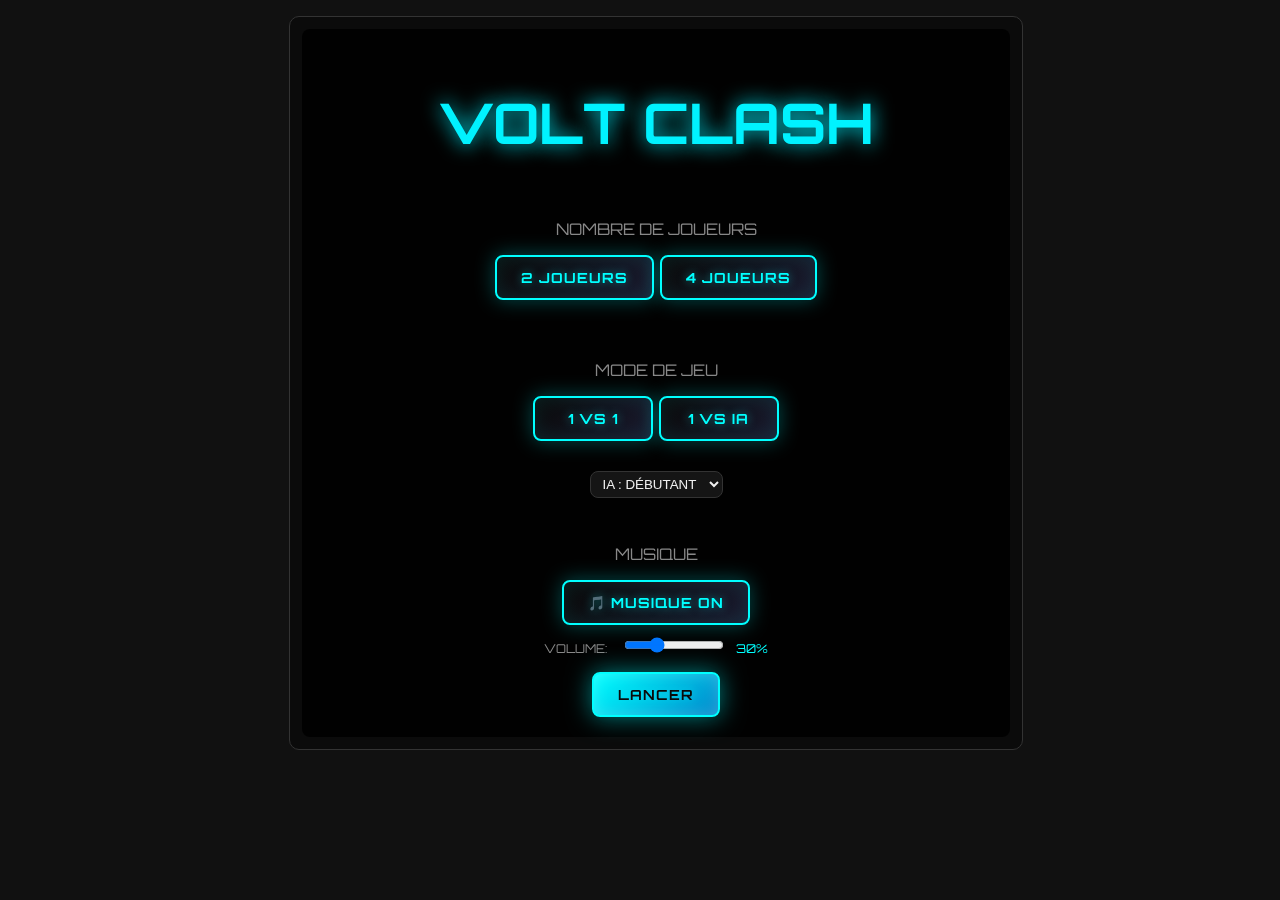
<file: voltclashpro ambiance.html>
<!doctype html>
<html lang="fr">
<head>
  <head>
  <meta charset="UTF-8">
  <title>Volt Clash</title>
  <link href="https://fonts.googleapis.com/css2?family=Orbitron:wght@700&family=Press+Start+2P&display=swap" rel="stylesheet">

  <meta charset="utf-8" />
  <meta name="viewport" content="width=device-width,initial-scale=1" />
  <title>Combat Électrique — V4 Final (30×30)</title>
  <style>
    /* ================================
       BOUTONS FUTURISTES - VOLT CLASH
       ================================ */

    /* Style principal des boutons */
    .futuristic-btn {
      font-family: 'Orbitron', monospace;
      font-weight: 700;
      font-size: 14px;
      letter-spacing: 1px;
      text-transform: uppercase;
      
      /* Fond sombre et bordure */
      background: linear-gradient(135deg, #0a0a0a 0%, #1a1a2e 100%);
      border: 2px solid #00ffff;
      border-radius: 8px;
      
      /* Dimensions et espacement */
      padding: 12px 24px;
      min-width: 120px;
      
      /* Texte */
      color: #00ffff;
      text-shadow: 0 0 10px rgba(0, 255, 255, 0.5);
      
      /* Curseur et transition */
      cursor: pointer;
      transition: all 0.3s cubic-bezier(0.4, 0, 0.2, 1);
      
      /* Position relative pour les pseudo-éléments */
      position: relative;
      overflow: hidden;
      
      /* Effet de base */
      box-shadow: 
        0 0 20px rgba(0, 255, 255, 0.3),
        inset 0 0 20px rgba(0, 255, 255, 0.1);
    }

    /* Effet de survol (hover) */
    .futuristic-btn:disabled {
      opacity: 0.5 !important;
      cursor: not-allowed !important;
      pointer-events: none !important;
      transform: none !important;
      box-shadow: 
        0 0 10px rgba(0, 255, 255, 0.1),
        inset 0 0 10px rgba(0, 255, 255, 0.05) !important;
    }
    
    .futuristic-btn:disabled:hover {
      background: linear-gradient(135deg, #0a0a0a 0%, #1a1a2e 100%) !important;
    }
    
    .futuristic-btn:hover {
      background: linear-gradient(135deg, #1a1a2e 0%, #16213e 100%);
      border-color: #00ffff;
      color: #ffffff;
      
      /* Lueur accentuée au survol */
      box-shadow: 
        0 0 30px rgba(0, 255, 255, 0.6),
        0 0 60px rgba(0, 255, 255, 0.4),
        inset 0 0 30px rgba(0, 255, 255, 0.2);
      
      transform: translateY(-2px);
    }

    /* Effet de clic (active) */
    .futuristic-btn:active {
      transform: translateY(0) scale(0.98);
      box-shadow: 
        0 0 15px rgba(0, 255, 255, 0.4),
        inset 0 0 20px rgba(0, 255, 255, 0.3);
    }

    /* Variante pour bouton principal */
    .futuristic-btn.primary {
      background: linear-gradient(135deg, #00ffff 0%, #0088cc 100%);
      color: #0a0a0a;
      border-color: #00ffff;
      
      box-shadow: 
        0 0 25px rgba(0, 255, 255, 0.5),
        inset 0 0 15px rgba(255, 255, 255, 0.2);
    }

    .futuristic-btn.primary:hover {
      background: linear-gradient(135deg, #00ffff 0%, #00aaff 100%);
      box-shadow: 
        0 0 40px rgba(0, 255, 255, 0.8),
        0 0 80px rgba(0, 255, 255, 0.4),
        inset 0 0 25px rgba(255, 255, 255, 0.3);
    }

    /* Variante pour bouton danger */
    .futuristic-btn.danger {
      background: linear-gradient(135deg, #0a0a0a 0%, #2e0a0a 100%);
      border-color: #ff0040;
      color: #ff0040;
      
      box-shadow: 
        0 0 20px rgba(255, 0, 64, 0.3),
        inset 0 0 20px rgba(255, 0, 64, 0.1);
    }

    .futuristic-btn.danger:hover {
      background: linear-gradient(135deg, #2e0a0a 0%, #3e0a0a 100%);
      box-shadow: 
        0 0 30px rgba(255, 0, 64, 0.6),
        0 0 60px rgba(255, 0, 64, 0.4),
        inset 0 0 30px rgba(255, 0, 64, 0.2);
    }

    /* Animation de pulsation subtile */
    @keyframes pulse {
      0%, 100% {
        box-shadow: 
          0 0 20px rgba(0, 255, 255, 0.3),
          inset 0 0 20px rgba(0, 255, 255, 0.1);
      }
      50% {
        box-shadow: 
          0 0 25px rgba(0, 255, 255, 0.4),
          inset 0 0 25px rgba(0, 255, 255, 0.15);
      }
    }

    /* Effet de pulsation pour les boutons importants */
    .futuristic-btn.pulse {
      animation: pulse 2s infinite;
    }

    /* Style par défaut pour tous les boutons */
    button {
      font-family: 'Orbitron', monospace;
      font-weight: 700;
      font-size: 14px;
      letter-spacing: 1px;
      text-transform: uppercase;
      cursor: pointer;
      transition: all 0.3s cubic-bezier(0.4, 0, 0.2, 1);
      position: relative;
      overflow: hidden;
    }

    /* S'assurer que les boutons sans classe ont un style de base */
    button:not(.futuristic-btn) {
      background: linear-gradient(135deg, #0a0a0a 0%, #1a1a2e 100%);
      border: 2px solid #00ffff;
      border-radius: 8px;
      padding: 12px 24px;
      min-width: 120px;
      color: #00ffff;
      text-shadow: 0 0 10px rgba(0, 255, 255, 0.5);
      box-shadow: 
        0 0 20px rgba(0, 255, 255, 0.3),
        inset 0 0 20px rgba(0, 255, 255, 0.1);
    }

    button:not(.futuristic-btn):hover {
      background: linear-gradient(135deg, #1a1a2e 0%, #16213e 100%);
      border-color: #00ffff;
      color: #ffffff;
      box-shadow: 
        0 0 30px rgba(0, 255, 255, 0.6),
        0 0 60px rgba(0, 255, 255, 0.4),
        inset 0 0 30px rgba(0, 255, 255, 0.2);
      transform: translateY(-2px);
    }

    button:not(.futuristic-btn):active {
      transform: translateY(0) scale(0.98);
      box-shadow: 
        0 0 15px rgba(0, 255, 255, 0.4),
        inset 0 0 20px rgba(0, 255, 255, 0.3);
    }
    body { 
      margin:0; 
      background:#111; 
      color:#eee; 
      font-family:system-ui, Arial, sans-serif;
      display: flex;
      flex-direction: column;
      align-items: center; /* Centrer horizontalement */
      min-height: 100vh;
    }
    .wrap { 
      max-width: 1450px; 
      margin: 0 auto; 
      padding: 16px; 
      width: 100%;
      text-align: center; /* Centrer le contenu */
    }
    .top { display:flex; gap:12px; align-items:center; flex-wrap:wrap; }
    .panel { display:flex; gap:10px; align-items:center; flex-wrap:wrap; }
    .badge { padding:6px 10px; border:1px solid #333; border-radius:999px; background:#151515; font-size:14px; }
    .note { color:#cfcfcf; font-size:14px; line-height:1.45; margin:10px 0 12px 0; }
    
    /* MODIFICATION ICI : On fixe la taille de la sheet pour qu'elle reste toujours grande */
    .sheet { 
      background:#0b0b0b; 
      border:1px solid #333; 
      border-radius: 10px; 
      padding: 12px; 
      position: relative; 
      display: flex; /* Utiliser flex pour centrer le canvas */
      justify-content: center;
      align-items: center;
      margin: 0 auto; /* Centrer la sheet */
      
      /* Fixer la taille basée sur la grille 30x30 : 24*2 + 30*22 = 708px */
      width: 708px;
      height: 708px;
    }

    canvas { 
      width: auto; 
      max-width: 100%; 
      height: auto; 
      display: block; 
      background:#0b0b0b; 
      border-radius:8px; 
      margin: 0 auto; /* Centrer horizontalement */
    }
    .help { margin-top:10px; color:#cfcfcf; font-size:13px; line-height:1.55; }
    .warn { color:#ffcf7a; }
    .ok { color:#9dffb6; }
    code { background:#1b1b1b; padding:2px 6px; border-radius:6px; border:1px solid #2b2b2b; }

    .players { 
      display:flex; 
      gap:10px; 
      flex-wrap:wrap; 
      align-items:center; 
      justify-content: center; /* Centrer horizontalement */
      margin: 10px 0;
    }
    .pchip { padding:6px 10px; border-radius:999px; border:1px solid #333; background:#151515; font-size:13px; display:flex; align-items:center; gap:8px; }
    .dot { width:10px; height:10px; border-radius:999px; display:inline-block; }
    select { background:#151515; color:#eee; border:1px solid #333; border-radius:8px; padding:4px 8px; }

    /* --- TON NOUVEAU CODE CSS POUR LE MENU --- */
    .menu-overlay {
      position: absolute;
      top: 12px; left: 12px; /* On s'aligne sur le padding de la .sheet */
      right: 12px; bottom: 12px;
      background: rgba(0, 0, 0, 0.9);
      display: flex; flex-direction: column;
      align-items: center; justify-content: center;
      z-index: 100;
      border-radius: 8px;
    }

    .glow-text {
      font-family: 'Orbitron', sans-serif;
      color: #00f2ff;
      text-shadow: 0 0 20px #00f2ff;
      font-size: 3.5rem;
      margin-bottom: 30px;
    }

    .game-title-main {
      font-family: 'Orbitron', sans-serif;
      color: #00f2ff;
      text-shadow: 0 0 20px #00f2ff;
      font-size: 2.5rem;
      margin: 15px 0;
      text-align: center;
    }

    .menu-section { margin: 15px; text-align: center; }
    .menu-section h3 { font-family: 'Orbitron', sans-serif; font-size: 0.9rem; color: #888; margin-bottom: 10px; }
</style>
  
</head>
<body>

<div class="wrap">
  <!-- Badges joueurs cachés quand le menu est affiché -->
  <div class="players" id="playersRow" style="display: none;"></div>
  
  <!-- Titre et contrôles cachés quand le menu est affiché -->
  <div class="top" id="gameControls" style="display: none;">
    <h2 class="game-title-main">VOLT CLASH</h2>
    <div class="panel" style="justify-content: center;">
      <button class="futuristic-btn small" id="endturn">W = Fin de tour</button>
      <button class="futuristic-btn danger small" id="reset">Réinitialiser</button>
      <button class="futuristic-btn small" id="togglebg">Fond: Noir</button>
      <button class="futuristic-btn small" id="toggleExpert">IA: Normal</button>
      <button class="futuristic-btn small" id="menu">ESC = Menu</button>
    </div>
  </div>

  <div class="sheet">
    <div id="main-menu" class="menu-overlay">
  <h1 class="glow-text">VOLT CLASH</h1>
  
  <div class="menu-section">
    <p style="color: #888; font-family: Orbitron;">NOMBRE DE JOUEURS</p>
    <button id="btn-2players" class="futuristic-btn" onclick="setPlayerCount(2)">2 JOUEURS</button>
    <button id="btn-4players" class="futuristic-btn" onclick="setPlayerCount(4)">4 JOUEURS</button>
    <p id="player-count-display" style="color: #00ffff; font-family: Orbitron; margin-top: 10px; font-size: 14px;"></p>
  </div>

  <div class="menu-section">
    <p style="color: #888; font-family: Orbitron;">MODE DE JEU</p>
    <button class="futuristic-btn" onclick="setGameMode('pvp')">1 VS 1</button>
    <button class="futuristic-btn" onclick="setGameMode('pve')">1 VS IA</button>
  </div>

  <div class="menu-section">
    <select id="ai-difficulty">
      <option value="beginner">IA : DÉBUTANT</option>
      <option value="expert">IA : EXPERT</option>
    </select>
  </div>

  <div class="menu-section">
    <p style="color: #888; font-family: Orbitron;">MUSIQUE</p>
    <button id="btn-music-toggle" class="futuristic-btn" onclick="toggleMusic()">🎵 MUSIQUE ON</button>
    <div style="margin-top: 10px;">
      <label style="color: #888; font-family: Orbitron; font-size: 12px;">VOLUME:</label>
      <input type="range" id="music-volume" min="0" max="100" value="30" style="width: 100px; margin-left: 10px;" onchange="updateMusicVolume(this.value)">
      <span id="volume-display" style="color: #00ffff; font-family: Orbitron; font-size: 12px; margin-left: 5px;">30%</span>
    </div>
  </div>

  <button class="futuristic-btn primary pulse" onclick="startGame()">LANCER</button>
</div>
    <canvas id="c"></canvas>
  </div>

  <div class="help" id="status"></div>
</div>

<script>
// Variables globales définies en dehors de l'IIFE
let GRID_CELLS = 20;
let NODES = 21;
let PLAYER_COUNT = 4;
let displayW, displayH;

(() => {
  // ----------------------------
  // Config
  // ----------------------------
  // GRID_CELLS, NODES, PLAYER_COUNT sont déjà définies globalement
  const BASE_CELLS = 2;          // base = 3x3 nœuds
  const MOVES_PER_TURN = 5;

  const CELL_PX = 22;
  const MARGIN_PX = 24;

  // Halo plus intense
  const HALO_WIDE = 11;
  const HALO_THIN = 3.4;
  const HALO_ALPHA_WIDE = 0.22;
  const HALO_ALPHA_THIN = 0.38;

  // IA: seuil de "menace" (défense si ennemi trop proche de la base)
  const DEFENSE_RADIUS = 7;              // en nœuds (Manhattan approximé via dist2)
  const DEFENSE_RADIUS2 = DEFENSE_RADIUS * DEFENSE_RADIUS;

  // IA: zone bouclier autour de base (nœuds proches à privilégier)
  const SHIELD_RADIUS = 5;
  const SHIELD_RADIUS2 = SHIELD_RADIUS * SHIELD_RADIUS;

  const PLAYERS = [
    { id:"A", color:"#ff5d5d", name:"A (Rouge)" }, // TL
    { id:"B", color:"#3ddc84", name:"B (Vert)"  }, // BR
    { id:"C", color:"#ffd84d", name:"C (Jaune)" }, // TR
    { id:"D", color:"#4da6ff", name:"D (Bleu)"  }, // BL
  ];

  // Par défaut : 1 humain + 3 IA
  const control = new Map([
    ["A", "HUMAN"],
    ["B", "AI"],
    ["C", "AI"],
    ["D", "AI"],
  ]);



// ----------------------------
// Mode IA Expert (Beam Search) — toggle
// ----------------------------
let expertMode = false; // false = IA normale (scoring simple), true = Beam Search
const AI_BEAM = {
  depth: 3,           // lookahead (coups simulés du même joueur dans son tour)
  beamWidth: 18,      // K
  maxBranch: 50,      // top-N coups évalués par niveau
  wAttack: 1.0,
  wDefense: 0.25,
  tieNoise: 0.02      // brise les égalités
};
// ----------------------------
// IA profiles (styles différents)
// ----------------------------
// Chaque IA reçoit un profil distinct au reset, pour éviter les schémas identiques en début de partie.
// Les profils influencent : choix de cible, appétence CROSS vs CIRCLE, et mélange diagonale/ligne.
const AI_PROFILE_DEFS = {
  RAIDER:    { name:"RAIDER",    circleBiasAttack: 0.08, circleBiasDefense: 0.55, diagWeight: 0.55, lineWeight: 1.10, targetMode: "HUMAN_FIRST", noise: 1400 },
  BALANCED:  { name:"BALANCED",  circleBiasAttack: 0.12, circleBiasDefense: 0.62, diagWeight: 0.70, lineWeight: 1.00, targetMode: "NEAREST",     noise: 1200 },
  SWARM:     { name:"SWARM",     circleBiasAttack: 0.10, circleBiasDefense: 0.58, diagWeight: 0.85, lineWeight: 0.92, targetMode: "WEAKEST",     noise: 1700 },
  SIEGER:    { name:"SIEGER",    circleBiasAttack: 0.06, circleBiasDefense: 0.50, diagWeight: 0.45, lineWeight: 1.20, targetMode: "RANDOM_ROTATE", noise: 1500 },
};
const aiProfile = new Map();          // pid -> profile object
const aiTargetOverride = new Map();   // pid -> targetPid (pour RANDOM_ROTATE)

function shuffle(arr){
  for (let i = arr.length - 1; i > 0; i--){
    const j = Math.floor(Math.random() * (i + 1));
    [arr[i], arr[j]] = [arr[j], arr[i]];
  }
  return arr;
}

function assignAIProfiles(){
  const pool = shuffle(Object.keys(AI_PROFILE_DEFS).slice());
  for (const p of PLAYERS){
    if (control.get(p.id) !== "AI") continue;
    const key = pool.length ? pool.pop() : "BALANCED";
    aiProfile.set(p.id, AI_PROFILE_DEFS[key]);
    aiTargetOverride.delete(p.id);
  }
  // Si plusieurs IA et pool insuffisant, on mélange quand même via noise/target rotate.
}

function marksCount(pid){
  let c = 0;
  for (const m of marks.values()) if (m.owner === pid) c++;
  return c;
}

function chooseTargetPid(pid, prof){
  const aliveEnemies = PLAYERS.map(p => p.id).filter(id => id !== pid && alive.get(id));
  if (!aliveEnemies.length) return null;

  if (prof.targetMode === "HUMAN_FIRST"){
    if (alive.get("A") && pid !== "A") return "A";
    // fallback nearest
  }

  if (prof.targetMode === "WEAKEST"){
    let best = null, bestVal = Infinity;
    for (const eid of aliveEnemies){
      const v = marksCount(eid); // moins de présence => plus faible
      if (v < bestVal) { bestVal = v; best = eid; }
    }
    return best || aliveEnemies[0];
  }

  if (prof.targetMode === "RANDOM_ROTATE"){
    // Garde une cible quelques tours : évite que toutes les IA convergent pareil
    const keep = aiTargetOverride.get(pid);
    if (keep && alive.get(keep)) return keep;
    const pick = aliveEnemies[Math.floor(Math.random() * aliveEnemies.length)];
    aiTargetOverride.set(pid, pick);
    return pick;
  }

  // NEAREST (par défaut)
  const selfStart = startNodeFor(pid);
  let best = null, bestD2 = Infinity;
  for (const eid of aliveEnemies){
    const c = baseCenter(eid);
    const d2 = dist2(selfStart, c);
    if (d2 < bestD2) { bestD2 = d2; best = eid; }
  }
  return best || aliveEnemies[0];
}

function opponentTargetPoint(pid, prof) {
  const p = prof || aiProfile.get(pid) || AI_PROFILE_DEFS.BALANCED;
  const tPid = chooseTargetPid(pid, p);
  return tPid ? baseCenter(tPid) : { ix: Math.floor(NODES/2), iy: Math.floor(NODES/2) };
}

  
  // ----------------------------
  // Plateau background (toggle noir/blanc)
  // ----------------------------
  let boardBg = "#0b0b0b"; // fond actuel du plateau
  function toggleBoardBg(){
    boardBg = (boardBg === "#0b0b0b") ? "#ffffff" : "#0b0b0b";
    updateBgButton();
    const exBtn = document.getElementById('toggleExpert');
    if (exBtn) exBtn.textContent = expertMode ? 'IA: Expert' : 'IA: Normal';
    requestRedraw();
  }
  function updateBgButton(){
    const btn = document.getElementById("togglebg");
    if (!btn) return;
    btn.textContent = (boardBg === "#0b0b0b") ? "Fond: Noir" : "Fond: Blanc";
  }
  // Toggle Expert AI (Beam Search)
  function toggleExpertMode(){
    expertMode = !expertMode;
    const btn = document.getElementById("toggleExpert");
    if (btn) btn.textContent = expertMode ? "IA: Expert" : "IA: Normal";
    message = expertMode ? "Mode Expert (Beam) activé." : "Mode Normal activé.";
    setBadges();
    requestRedraw();
    // si c'est au tour d'une IA, relancer proprement
    if (!gameOver && control.get(currentPlayerId()) === "AI") scheduleAITick(110);
  }


// ----------------------------
  // Configuration du jeu
  // ----------------------------
  function setPlayerCount(count) {
    PLAYER_COUNT = count;
    
    // Adapter la taille de la grille
    if (count === 2) {
      GRID_CELLS = 20;  // Grille 20x20 pour 2 joueurs
    } else {
      GRID_CELLS = 30;  // Grille 30x30 pour 4 joueurs
    }
    NODES = GRID_CELLS + 1;
    
    // Gérer le grisé des boutons (mais permettre de cliquer pour changer d'avis)
    const btn2Players = document.getElementById('btn-2players');
    const btn4Players = document.getElementById('btn-4players');
    
    if (count === 2) {
      // Mode 2 joueurs : griser le bouton 4 joueurs mais permettre le clic
      btn2Players.style.opacity = '1';
      btn2Players.style.cursor = 'pointer';
      
      btn4Players.style.opacity = '0.5';
      btn4Players.style.cursor = 'pointer'; // Garder pointer pour permettre le clic
    } else {
      // Mode 4 joueurs : griser le bouton 2 joueurs mais permettre le clic
      btn4Players.style.opacity = '1';
      btn4Players.style.cursor = 'pointer';
      
      btn2Players.style.opacity = '0.5';
      btn2Players.style.cursor = 'pointer'; // Garder pointer pour permettre le clic
    }
    
    // Mettre à jour l'affichage du nombre de joueurs
    const display = document.getElementById('player-count-display');
    if (display) {
      display.textContent = `Mode ${PLAYER_COUNT} joueurs sélectionné`;
    }
    
    // Nettoyage COMPLET pour éviter les conflits
    marks.clear();
    walls.clear();
    
    // Réinitialiser tous les curseurs
    for (const p of PLAYERS) {
      cursors.set(p.id, { ...startNodeFor(p.id) });
    }
    
    // Mettre à jour les contrôles par défaut
    for (const p of PLAYERS.slice(0, PLAYER_COUNT)) {
      const sel = document.getElementById(`control-${p.id}`);
      if (sel) sel.value = control.get(p.id);
      control.set("D", "AI");
    }
    
    // Forcer la réinitialisation du canvas
    updateCanvasSize();
    
    // Redessiner si le jeu est en cours
    if (!gameOver) {
      requestRedraw();
    }
  }

  function setGameMode(mode) {
    if (PLAYER_COUNT === 2) {
      if (mode === 'pvp') {
        // 1 vs 1
        control.set("A", "HUMAN");
        control.set("B", "HUMAN");
      } else if (mode === 'pve') {
        // 1 vs IA
        control.set("A", "HUMAN");
        control.set("B", "AI");
      }
    }
  }

  function startGame() {
    // Cacher le menu
    const menu = document.getElementById('main-menu');
    if (menu) {
      menu.style.display = 'none';
      menu.style.visibility = 'hidden';
      menu.style.pointerEvents = 'none';
      menu.style.opacity = '0';
    }
    
    // Afficher les éléments du jeu
    document.getElementById('playersRow').style.display = 'flex';
    document.getElementById('gameControls').style.display = 'block';
    
    // Mettre à jour la taille du canvas avant de démarrer
    updateCanvasSize();
    
    // La musique est déjà lancée au chargement, pas besoin de la relancer
    
    // Démarrer le jeu avec la version originale de reset
    gameOver = false;
    originalReset();
  }

  // Rendre les fonctions accessibles globalement
  window.setPlayerCount = setPlayerCount;
  window.setGameMode = setGameMode;
  window.startGame = startGame;
  window.updateCanvasSize = updateCanvasSize;
  window.toggleMusic = toggleMusic;
  window.updateMusicVolume = updateMusicVolume;
  
  // Variable globale pour l'état de la musique
  let musicEnabled = true;
  
  // Fonction pour basculer la musique
  function toggleMusic() {
    const btn = document.getElementById('btn-music-toggle');
    if (!btn) return;
    
    musicEnabled = !musicEnabled;
    
    if (musicEnabled) {
      btn.textContent = '🎵 MUSIQUE ON';
      btn.style.opacity = '1';
      // Relancer la musique
      soundSystem.playBackgroundMusic();
    } else {
      btn.textContent = '🔇 MUSIQUE OFF';
      btn.style.opacity = '0.5';
      // Arrêter la musique immédiatement
      soundSystem.stopBackgroundMusic();
    }
  }
  
  // Fonction pour mettre à jour le volume
  function updateMusicVolume(value) {
    const display = document.getElementById('volume-display');
    if (display) {
      display.textContent = value + '%';
    }
    
    // Mettre à jour le volume dans le système audio
    soundSystem.updateVolume(parseInt(value));
  }
  
  // Démarrer la musique automatiquement au chargement de la page
  window.addEventListener('load', () => {
    // Démarrer la musique après un court délai pour s'assurer que tout est chargé
    setTimeout(() => {
      soundSystem.playBackgroundMusic();
    }, 500);
  });

  function updateCanvasSize() {
    // Adapter le canvas à la taille de la grille (comme avant)
    displayW = MARGIN_PX*2 + GRID_CELLS * CELL_PX;
    displayH = MARGIN_PX*2 + GRID_CELLS * CELL_PX;

    canvas.style.width = displayW + "px";
    canvas.style.height = displayH + "px";
    canvas.width = Math.round(displayW * dpr);
    canvas.height = Math.round(displayH * dpr);
    ctx.scale(dpr, dpr);
    
    // Redessiner si le jeu est en cours
    if (!gameOver && marks.size > 0) {
      requestRedraw();
    }
  }

  // ----------------------------
  // Banner
  // ----------------------------
  const banner = document.getElementById("banner");
  const bTitle = document.getElementById("bTitle");
  const bSub = document.getElementById("bSub");
  let bannerTimer = null;
  function showBanner(title, sub, color="#eee") {
    bTitle.textContent = title;
    bSub.textContent = sub || "";
    bTitle.style.color = color;
    banner.classList.remove("show");
    void banner.offsetWidth;
    banner.classList.add("show");
    clearTimeout(bannerTimer);
    bannerTimer = setTimeout(() => banner.classList.remove("show"), 1400);
  }

  // ----------------------------
  // Geometry
  // ----------------------------
 function baseRectFor(pid){
  if (PLAYER_COUNT === 2) {
    // Mode 2 joueurs : coins opposés
    switch(pid){
      case "A": return { ix: 0, iy: 0, cells: BASE_CELLS };                    // Haut gauche
      case "B": return { ix: NODES - BASE_CELLS - 1, iy: NODES - BASE_CELLS - 1, cells: BASE_CELLS }; // Bas droite
      case "C": return { ix: 0, iy: 0, cells: BASE_CELLS };                    // Non utilisé en mode 2 joueurs
      case "D": return { ix: 0, iy: 0, cells: BASE_CELLS };                    // Non utilisé en mode 2 joueurs
    }
  } else {
    // Mode 4 joueurs : configuration originale
    switch(pid){
      case "A": return { ix: 0, iy: 0, cells: BASE_CELLS };
      case "B": return { ix: NODES - BASE_CELLS - 1, iy: NODES - BASE_CELLS - 1, cells: BASE_CELLS };
      case "C": return { ix: NODES - BASE_CELLS - 1, iy: 0, cells: BASE_CELLS };
      case "D": return { ix: 0, iy: NODES - BASE_CELLS - 1, cells: BASE_CELLS };
    }
  }
}
  function baseCenter(pid){
    const b = baseRectFor(pid);
    return { ix: b.ix + 1, iy: b.iy + 1 }; // centre du 3x3
  }
  function startNodeFor(pid){
    // nœud adjacent vers centre (diagonale)
    const b = baseRectFor(pid);
    const step = b.cells + 1; // 3
    if (pid === "A") return { ix: b.ix + step, iy: b.iy + step };
    if (pid === "B") return { ix: b.ix - 1,    iy: b.iy - 1 };
    if (pid === "C") return { ix: b.ix - 1,    iy: b.iy + step };
    if (pid === "D") return { ix: b.ix + step, iy: b.iy - 1 };
    return { ix: 0, iy: 0 };
  }

  // ----------------------------
  // Canvas
  // ----------------------------
  const canvas = document.getElementById("c");
  const ctx = canvas.getContext("2d");
  const dpr = window.devicePixelRatio || 1;

  let displayW = MARGIN_PX*2 + GRID_CELLS * CELL_PX;
  let displayH = MARGIN_PX*2 + GRID_CELLS * CELL_PX;

  canvas.style.width = displayW + "px";
  canvas.style.height = displayH + "px";
  canvas.width = Math.round(displayW * dpr);
  canvas.height = Math.round(displayH * dpr);
  ctx.scale(dpr, dpr);

  function nodeToPx(ix, iy) { return { x: MARGIN_PX + ix * CELL_PX, y: MARGIN_PX + iy * CELL_PX }; }
  function keyOf(ix, iy) { return `${ix},${iy}`; }
  function parseKey(k) { const [ix,iy] = k.split(",").map(Number); return {ix,iy}; }
  function clamp(v, lo, hi) { return Math.max(lo, Math.min(hi, v)); }
  function dist2(a,b){ const dx=a.ix-b.ix, dy=a.iy-b.iy; return dx*dx+dy*dy; }

  // ----------------------------
  // Mouse -> node (snap)
  // ----------------------------
  function mouseToNode(clientX, clientY){
    const rect = canvas.getBoundingClientRect();
    const x = clientX - rect.left;
    const y = clientY - rect.top;
    const ix = clamp(Math.round((x - MARGIN_PX) / CELL_PX), 0, NODES - 1);
    const iy = clamp(Math.round((y - MARGIN_PX) / CELL_PX), 0, NODES - 1);
    return { ix, iy };
  }


  const dirs8 = [
    {dx: 1, dy: 0}, {dx:-1, dy: 0}, {dx: 0, dy: 1}, {dx: 0, dy:-1},
    {dx: 1, dy: 1}, {dx: 1, dy:-1}, {dx:-1, dy: 1}, {dx:-1, dy:-1},
  ];
  const neigh4 = [
    {dx: 1, dy: 0}, {dx:-1, dy: 0}, {dx: 0, dy: 1}, {dx: 0, dy:-1},
  ];

  // ----------------------------
  // State
  // ----------------------------
  const marks = new Map(); // nodeKey -> { owner, kind:"X"|"O" }
  const walls = new Map(); // edgeKey -> owner (derived from O-O)

  const alive = new Map(PLAYERS.map(p => [p.id, true]));
  const started = new Map(PLAYERS.map(p => [p.id, false]));

  let currentIdx = 0;
  let movesLeft = MOVES_PER_TURN;
  let message = "";
  let gameOver = false;

  const cursors = new Map(PLAYERS.map(p => [p.id, { ...startNodeFor(p.id) } ]));

  function playerById(pid){ return PLAYERS.find(p => p.id === pid); }
  function currentPlayerId(){ 
    // Ne considérer que les joueurs actifs selon PLAYER_COUNT
    let activePlayers = PLAYERS.slice(0, PLAYER_COUNT);
    return activePlayers[currentIdx].id; 
  }
  function currentPlayer(){ return playerById(currentPlayerId()); }
  function activeCursor(){ return cursors.get(currentPlayerId()); }

  // IA scheduler (anti-blocage)
  let aiTimer = null;
  function stopAI() {
    if (aiTimer) { clearTimeout(aiTimer); aiTimer = null; }
  }

  // ----------------------------
  // Base helpers
  // ----------------------------
  function inBase(ix, iy, base) {
    return ix >= base.ix && ix <= base.ix + base.cells && iy >= base.iy && iy <= base.iy + base.cells;
  }
  function isOwnBase(pid, ix, iy){
    if (!alive.get(pid)) return false;
    return inBase(ix, iy, baseRectFor(pid));
  }
  function baseOwnerAt(ix, iy) {
    for (const p of PLAYERS) {
      if (!alive.get(p.id)) continue;
      if (inBase(ix, iy, baseRectFor(p.id))) return p.id;
    }
    return null;
  }

  // ----------------------------
  // Walls
  // ----------------------------
  function edgeKey(a, b) {
    const k1 = keyOf(a.ix, a.iy);
    const k2 = keyOf(b.ix, b.iy);
    return (k1 < k2) ? `${k1}|${k2}` : `${k2}|${k1}`;
  }

  function rebuildWallsFromCircles() {
    // Sauvegarder les anciens murs pour comparaison
    const oldWalls = new Map(walls);
    
    // Calculer l'état de connectivité AVANT pour tous les joueurs
    const connectivityBefore = new Map();
    for (const playerId of ['A', 'B', 'C', 'D']) {
      if (!alive.get(playerId)) continue;
      connectivityBefore.set(playerId, computePoweredSetWithWalls(playerId, oldWalls));
    }
    
    // Reconstruire les nouveaux murs
    walls.clear();
    let newWallCount = 0;
    
    for (const [k, m] of marks.entries()) {
      if (m.kind !== "O") continue;
      const a = parseKey(k);
      for (const d of neigh4) {
        const b = { ix: a.ix + d.dx, iy: a.iy + d.dy };
        if (b.ix < 0 || b.iy < 0 || b.ix >= NODES || b.iy >= NODES) continue;
        const mb = marks.get(keyOf(b.ix, b.iy));
        if (!mb) continue;
        if (mb.kind === "O" && mb.owner === m.owner) {
          const edgeK = edgeKey(a, b);
          walls.set(edgeK, m.owner);
          
          // Vérifier si c'est un NOUVEAU mur
          if (!oldWalls.has(edgeK)) {
            newWallCount++;
            console.log(`NOUVEAU mur créé: ${edgeK} par joueur ${m.owner}`);
          }
        }
      }
    }
    
    // Si de NOUVEAUX murs ont été créés, vérifier s'ils coupent réellement des connexions
    if (newWallCount > 0) {
      console.log(`${newWallCount} NOUVEAUX murs créés, vérification des déconnexions...`);
      
      // Calculer l'état de connectivité APRÈS
      const connectivityAfter = new Map();
      for (const playerId of ['A', 'B', 'C', 'D']) {
        if (!alive.get(playerId)) continue;
        connectivityAfter.set(playerId, computePoweredSetWithWalls(playerId, walls));
      }
      
      // Vérifier si des joueurs ont perdu des connexions
      let hasDisconnection = false;
      for (const playerId of ['A', 'B', 'C', 'D']) {
        if (!alive.get(playerId)) continue;
        
        const before = connectivityBefore.get(playerId) || new Set();
        const after = connectivityAfter.get(playerId) || new Set();
        
        console.log(`Joueur ${playerId}: avant=${before.size}, après=${after.size}`);
        
        // Vérifier si des marques ont perdu leur connexion
        for (const [k, m] of marks.entries()) {
          if (m.owner === playerId && before.has(k) && !after.has(k)) {
            console.log(`DÉCONNEXION RÉELLE: marque ${k} du joueur ${playerId} a perdu sa connexion`);
            hasDisconnection = true;
            break;
          }
        }
      }
      
      // Jouer le son seulement s'il y a eu une déconnexion réelle
      if (hasDisconnection) {
        console.log("DÉCONNEXION CONFIRMÉE - jeu du son MP3");
        soundSystem.playCircuitDisconnect();
      } else {
        console.log("Pas de déconnexion réelle - pas de son");
      }
    }
  }

  function isBlockedByEnemyWall(from, to, pid, dx, dy) {
    const isOrth = (Math.abs(dx) + Math.abs(dy)) === 1;
    if (!isOrth) return false;
    const ek = edgeKey(from, to);
    const owner = walls.get(ek);
    if (!owner) return false;
    return owner !== pid;
  }

  // ----------------------------
  // Conduction model
  // ----------------------------
  function conductiveForPlayer(ix, iy, pid) {
    const k = keyOf(ix, iy);
    const m = marks.get(k);
    if (m && m.owner === pid) return true;
    if (!alive.get(pid)) return false;
    return inBase(ix, iy, baseRectFor(pid));
  }

  function computePoweredSet(pid) {
    const powered = new Set();
    const q = [];
    if (!alive.get(pid)) return powered;

    const base = baseRectFor(pid);
    for (let y = base.iy; y <= base.iy + base.cells; y++) {
      for (let x = base.ix; x <= base.ix + base.cells; x++) {
        const k = keyOf(x, y);
        powered.add(k);
        q.push({ix:x, iy:y});
      }
    }

    while (q.length) {
      const cur = q.shift();
      for (const d of dirs8) {
        const nx = cur.ix + d.dx;
        const ny = cur.iy + d.dy;
        if (nx < 0 || ny < 0 || nx >= NODES || ny >= NODES) continue;

        if (!conductiveForPlayer(nx, ny, pid)) continue;
        if (isBlockedByEnemyWall(cur, {ix:nx, iy:ny}, pid, d.dx, d.dy)) continue;

        const nk = keyOf(nx, ny);
        if (powered.has(nk)) continue;
        powered.add(nk);
        q.push({ix:nx, iy:ny});
      }
    }
    return powered;
  }

  function hasAdjacentFriendlyOrBase(pid, ix, iy) {
    if (!alive.get(pid)) return false;
    const base = baseRectFor(pid);
    for (const d of dirs8) {
      const nx = ix + d.dx, ny = iy + d.dy;
      if (nx < 0 || ny < 0 || nx >= NODES || ny >= NODES) continue;
      if (inBase(nx, ny, base)) return true;
      const m = marks.get(keyOf(nx, ny));
      if (m && m.owner === pid) return true;
    }
    return false;
  }

  // ----------------------------
  // Move legality
  // ----------------------------
  function canPlaceCross(pid, ix, iy) {
    if (gameOver || !alive.get(pid)) return false;
    const k = keyOf(ix, iy);
    if (marks.has(k)) return false;
    if (isOwnBase(pid, ix, iy)) return false;

    // must remain powered after placement
    marks.set(k, { owner: pid, kind:"X" });
    rebuildWallsFromCircles();
    const powered = computePoweredSet(pid);
    const ok = powered.has(k);
    marks.delete(k);
    rebuildWallsFromCircles();
    return ok;
  }

  function canCircle(pid, targetKey) {
    if (gameOver || !alive.get(pid)) return false;
    const t = marks.get(targetKey);
    if (!t) return false;
    if (t.owner === pid) return false;
    if (t.kind !== "X") return false;

    const {ix, iy} = parseKey(targetKey);
    if (!hasAdjacentFriendlyOrBase(pid, ix, iy)) return false;

    marks.set(targetKey, { owner: pid, kind:"O" });
    rebuildWallsFromCircles();
    const powered = computePoweredSet(pid);
    const ok = powered.has(targetKey);
    marks.set(targetKey, t);
    rebuildWallsFromCircles();
    return ok;
  }

  function placeCross(pid, ix, iy) {
    const k = keyOf(ix, iy);
    marks.set(k, { owner: pid, kind:"X" });
    started.set(pid, true);
    rebuildWallsFromCircles();
    return { ix, iy, key:k, kind:"X" };
  }

  function placeCircle(pid, key) {
    marks.set(key, { owner: pid, kind:"O" });
    started.set(pid, true);
    rebuildWallsFromCircles();
    const {ix, iy} = parseKey(key);
    return { ix, iy, key, kind:"O" };
  }

  // ----------------------------
  // Elimination (base by CROSS only)
  // ----------------------------
  function transferEliminatedPieces(elimPid, winnerPid) {
    for (const [k, m] of marks.entries()) {
      if (m.owner === elimPid) {
        marks.set(k, { owner: winnerPid, kind: m.kind });
      }
    }
    rebuildWallsFromCircles();
  }

  function eliminatePlayer(elimPid, eliminatorPid, reason) {
    if (!alive.get(elimPid)) return false;
    alive.set(elimPid, false);                // base disappears (not alive => not drawn, not conductive)
    transferEliminatedPieces(elimPid, eliminatorPid);

    // Afficher l'élimination dans le status au lieu du banner
    const statusDiv = document.getElementById('status');
    if (statusDiv) {
      statusDiv.innerHTML = `<span style="color: ${playerById(eliminatorPid).color}; font-weight: bold;">ÉLIMINATION : ${elimPid} éliminé par ${eliminatorPid} — ${reason}</span>`;
      // Effacer après 3 secondes
      setTimeout(() => {
        statusDiv.innerHTML = '';
      }, 3000);
    }
    return true;
  }

  function showVictoryAnimation(winner, color) {
    // Créer un élément pour l'animation avec CSS optimisé
    const victoryDiv = document.createElement('div');
    victoryDiv.id = 'victory-animation';
    victoryDiv.style.cssText = `
      position: fixed;
      top: 50%;
      left: 50%;
      transform: translate(-50%, -50%);
      font-family: 'Orbitron', sans-serif;
      font-size: 4rem;
      font-weight: bold;
      color: #9d4edd;
      text-shadow: 
        2px 2px 0 #000,
        -2px 2px 0 #000,
        2px -2px 0 #000,
        -2px -2px 0 #000,
        0 0 30px #9d4edd, 
        0 0 60px #9d4edd;
      z-index: 1000;
      pointer-events: none; /* Éviter les interactions souris */
      will-change: transform, opacity; /* Optimisation GPU */
      animation: victoryPulse 1.5s ease-in-out; /* Réduit de 2s à 1.5s */
      text-align: center;
      -webkit-text-stroke: 2px black;
    `;
    victoryDiv.innerHTML = `Victoire<br>${winner}`;
    
    // Ajouter l'animation CSS optimisée
    const style = document.createElement('style');
    style.textContent = `
      @keyframes victoryPulse {
        0% { transform: translate(-50%, -50%) scale(0); opacity: 0; }
        50% { transform: translate(-50%, -50%) scale(1.2); opacity: 1; }
        100% { transform: translate(-50%, -50%) scale(1); opacity: 1; }
      }
    `;
    
    document.head.appendChild(style);
    document.body.appendChild(victoryDiv);
    
    // Nettoyer après 1.5 secondes au lieu de 3 secondes
    setTimeout(() => {
      if (document.getElementById('victory-animation')) {
        document.getElementById('victory-animation').remove();
      }
      if (style.parentNode) {
        style.parentNode.removeChild(style);
      }
    }, 1500); // Réduit de 3000ms à 1500ms
  }

  function checkVictory() {
    let activePlayers = PLAYERS.slice(0, PLAYER_COUNT);
    let aliveCount = 0, last = null;
    let eliminatedPlayer = null;
    
    for (const p of activePlayers) {
      if (alive.get(p.id)) { 
        aliveCount++; 
        last = p.id; 
      } else {
        eliminatedPlayer = p.id; // Le joueur qui vient d'être éliminé
      }
    }
    
    if (aliveCount <= 1) {
      gameOver = true;
      
      if (last) {
        // Créer une explosion sur la base du joueur éliminé (si applicable)
        if (eliminatedPlayer) {
          const basePos = startNodeFor(eliminatedPlayer);
          createElectricExplosion(basePos.ix, basePos.iy, 'large');
        }
        
        // Afficher l'animation de victoire
        showVictoryAnimation(last, playerById(last).color);
        message = `Victoire : ${last}`;
        
        // Arrêter l'animation des particules après 2 secondes (explosion éphémère)
        setTimeout(() => {
          console.log('Nettoyage des particules - Avant:', electricExplosion.particles.length);
          electricExplosion.particles = [];
          electricExplosion.shockwave = null;
          electricExplosion.isActive = false;
          console.log('Nettoyage des particules - Après:', electricExplosion.particles.length);
          
          // Forcer le rafraîchissement du canvas pour effacer les particules restantes
          requestRedraw();
        }, 2000);
      } else {
        showBanner("FIN", "Fin de partie.", "#eee");
        message = "Fin de partie.";
      }
      setBadges();
      requestRedraw();
      stopAI();
      return true;
    }
    return false;
  }

  function afterMove(actorPid, moveInfo) {
    if (gameOver) return;

    // Elimination ONLY if X is placed on an enemy base node
    if (moveInfo && moveInfo.kind === "X") {
      const owner = baseOwnerAt(moveInfo.ix, moveInfo.iy);
      if (owner && owner !== actorPid) {
        eliminatePlayer(owner, actorPid, "croix posée dans la base");
        if (checkVictory()) return;
      }
    }

    // No "coupure de courant" here (removed)
    checkVictory();
  }

  // ----------------------------
  // Turns / Scheduler
  // ----------------------------
  function nextAliveIndex(fromIdx) {
    let activePlayers = PLAYERS.slice(0, PLAYER_COUNT);
    for (let i = 1; i <= activePlayers.length; i++) {
      const idx = (fromIdx + i) % activePlayers.length;
      if (alive.get(activePlayers[idx].id)) return idx;
    }
    return fromIdx;
  }

  function endTurn(silent=false) {
    if (gameOver) return;
    stopAI();
    if (typeof clearDrag === 'function') clearDrag();

    currentIdx = nextAliveIndex(currentIdx);
    movesLeft = MOVES_PER_TURN;
    if (!silent) message = "";
    setBadges();
    requestRedraw();
    maybeStartAITurn();
  }

  function maybeStartAITurn() {
    if (gameOver) return;
    const pid = currentPlayerId();
    if (!alive.get(pid)) { endTurn(true); return; }
    if (control.get(pid) === "AI") {
      scheduleAITick(0);
    }
  }

  function scheduleAITick(ms) {
    stopAI();
    aiTimer = setTimeout(aiTick, ms);
  }

  // ----------------------------
  // Defensive AI
  // ----------------------------
  function getThreatInfo(defPid) {
    // Menace = distance la plus courte entre une pièce ennemie et le centre de la base defPid
    const c = baseCenter(defPid);
    let bestD2 = Infinity;
    let bestPos = null;

    for (const [k, m] of marks.entries()) {
      if (!alive.get(m.owner)) continue;
      if (m.owner === defPid) continue;  // only enemy pieces
      const pos = parseKey(k);
      const d2 = dist2(pos, c);
      if (d2 < bestD2) { bestD2 = d2; bestPos = pos; }
    }

    return { threatD2: bestD2, threatPos: bestPos, baseCenter: c };
  }

    function generateAICandidates(pid) {
    const powered = computePoweredSet(pid);

    const circles = [];
    for (const [k, m] of marks.entries()) {
      if (!alive.get(m.owner)) continue;
      if (m.kind === "X" && m.owner !== pid) {
        if (canCircle(pid, k)) circles.push({ type:"CIRCLE", key:k });
      }
    }

    const crosses = [];
    const seen = new Set();
    for (const pk of powered) {
      const a = parseKey(pk);
      for (const d of dirs8) {
        const nx = a.ix + d.dx, ny = a.iy + d.dy;
        if (nx < 0 || ny < 0 || nx >= NODES || ny >= NODES) continue;
        const kk = keyOf(nx, ny);
        if (seen.has(kk)) continue;
        seen.add(kk);
        if (marks.has(kk)) continue;
        if (!canPlaceCross(pid, nx, ny)) continue;
        crosses.push({ type:"CROSS", ix:nx, iy:ny });
      }
    }

    return { circles, crosses };
  }


  function hasOrthAdjacentOwnMark(pid, ix, iy){
    for (const d of neigh4){
      const nx = ix + d.dx, ny = iy + d.dy;
      if (nx < 0 || ny < 0 || nx >= NODES || ny >= NODES) continue;
      const m = marks.get(keyOf(nx, ny));
      if (m && m.owner === pid) return true;
    }
    return false;
  }
  function orthAdjOwnCount(pid, ix, iy){
    let c = 0;
    for (const d of neigh4){
      const nx = ix + d.dx, ny = iy + d.dy;
      if (nx < 0 || ny < 0 || nx >= NODES || ny >= NODES) continue;
      const m = marks.get(keyOf(nx, ny));
      if (m && m.owner === pid) c++;
    }
    return c;
  }

  // Encourage "straight-line" technique when it is useful (e.g., threading between enemy circles),
  // while still keeping a mild preference for diagonal (checker) placement by default.
  function lineTechniqueBonus(pid, ix, iy, target){
    const c = orthAdjOwnCount(pid, ix, iy);
    if (c <= 0) return 0;

    let bonus = 1800 * c; // reward extending an orthogonal chain
    if (target) {
      // Additional bonus when aligning toward a strategic point (threat or enemy base)
      if (ix === target.ix || iy === target.iy) bonus += 2200;
    }

    // Small penalty if it creates a rigid "cross junction" (too easy to wall off)
    if (c >= 2) bonus -= 900;
    return bonus;
  }

  function diagonalPreferenceBonus(ix, iy){
    // Motif en diagonale (damier) : évite les alignements qui facilitent la formation de murs adverses
    return ((((ix + iy) & 1) === 0) ? 2500 : 0);
  }

  function scoreMove(pid, mv, mode, threat, prof) {
    // capture de base ennemie = priorité absolue
    if (mv.type === "CROSS") {
      const owner = baseOwnerAt(mv.ix, mv.iy);
      if (owner && owner !== pid) return 1_000_000;
    }

    const myC = threat.baseCenter;
    const p = prof || aiProfile.get(pid) || AI_PROFILE_DEFS.BALANCED;
    const tgt = opponentTargetPoint(pid, p);

    if (mode === "DEFENSE") {
      // Défense : privilégier actions proches de sa base, surtout côté menace
      if (mv.type === "CIRCLE") {
        const pos = parseKey(mv.key);
        const nearBase = dist2(pos, myC);
        const towardThreat = threat.threatPos ? dist2(pos, threat.threatPos) : 999999;

        // voler près base est très fort
        let s = 200_000;
        s += (nearBase <= SHIELD_RADIUS2) ? 90_000 : 0;
        s += (nearBase <= DEFENSE_RADIUS2) ? 40_000 : 0;

        // bonus si le vol est près de la menace (pour casser une infiltration)
        s += (towardThreat <= 16) ? 30_000 : 0; // 4^2

        // un petit biais pour rester "compact"
        s -= nearBase * 6;
        return s;
      }

      if (mv.type === "CROSS") {
        const pos = { ix: mv.ix, iy: mv.iy };
        const nearBase = dist2(pos, myC);
        const towardThreat = threat.threatPos ? dist2(pos, threat.threatPos) : 999999;

        // En défense : on NE perd PAS de temps à "encercler" la base.
        // On place plutôt des croix dans l'axe de la menace (ou vers l'extérieur), et en diagonale (damier),
        // en évitant les alignements orthogonaux qui favorisent la formation de murs adverses.
        let s = 110_000;

        // priorité : casser l'infiltration (se rapprocher de la menace), pas coller à la base
        s += (towardThreat <= 25) ? 70_000 : 0;   // 5^2
        s += (towardThreat <= 9)  ? 55_000 : 0;   // 3^2

        // forte pénalité : croix trop proches de la base en mode défense (le "ring" est contre-productif)
        if (nearBase <= SHIELD_RADIUS2) s -= 120_000;
        else if (nearBase <= DEFENSE_RADIUS2) s -= 35_000;

        // pattern diagonal (par défaut)
        s += diagonalPreferenceBonus(mv.ix, mv.iy) * p.diagWeight;

        // évite les lignes (adjacence orthogonale à ses propres marques)
        s += lineTechniqueBonus(pid, mv.ix, mv.iy, threat.threatPos || myC) * p.lineWeight;

        // léger biais : ne pas s'éloigner infiniment (mais bien moins que l'ancien "bouclier")
        s -= nearBase * 6;

        return s;
      }
    }

    // Attaque (mode normal) — objectif: envahir une base (CROSS prioritaire).
    if (mv.type === "CIRCLE") {
      const pos = parseKey(mv.key);
      const d2 = dist2(pos, tgt);

      // Les cercles sont "tactiques" : utiles surtout près de la base cible (ou pour casser un verrou).
      // Loin de la base cible, c'est généralement une perte de tempo => pénalité.
      let s = 125_000 - Math.sqrt(d2) * 520; // décroît avec la distance
      if (d2 > 144) s -= 55_000;             // > 12 nœuds : trop loin
      if (d2 > 400) s -= 35_000;             // > 20 nœuds : encore moins logique

      // Biais profil: en attaque, on limite encore la fréquence des cercles
      s -= (1.0 - p.circleBiasAttack) * 45_000;

      return s;
    }

    if (mv.type === "CROSS") {
      const pos = { ix: mv.ix, iy: mv.iy };
      const d2 = dist2(pos, tgt);

      // Priorité claire : progresser vers la base cible
      let s = 95_000 - Math.sqrt(d2) * 620;

      // Motif diagonal (évite des murs faciles) — pondéré par profil
      s += diagonalPreferenceBonus(mv.ix, mv.iy) * p.diagWeight;

      // Technique en ligne: utile pour "passer" entre des ronds / prolonger une chaîne — pondéré
      s += lineTechniqueBonus(pid, mv.ix, mv.iy, tgt) * p.lineWeight;

      // Biais profil: plus le profil est "CROSS-first", plus on boost les croix en attaque
      s += (1.0 - p.circleBiasAttack) * 18_000;

      return s;
    }

    return -Infinity;
  }


function pickAIMoveNormal(pid) {
  const { circles, crosses } = generateAICandidates(pid);

  const prof = aiProfile.get(pid) || AI_PROFILE_DEFS.BALANCED;

  // Défense si menace proche
  const threat = getThreatInfo(pid);
  const mode = (threat.threatD2 <= DEFENSE_RADIUS2) ? "DEFENSE" : "ATTACK";

  const actions = [];
  for (const c of circles) actions.push(c);
  for (const x of crosses) actions.push(x);

  if (!actions.length) return { mv:null, mode, threat };

  // Sélection: on score TOUT et on choisit le meilleur (avec une petite part d'aléa par profil).
  // Objectif: envahir une base (attaque), et stopper une infiltration (défense).
  let best = null;
  let bestS = -Infinity;

  for (const mv of actions) {
    let s = scoreMove(pid, mv, mode, threat, prof);

    // Petit bruit pour éviter que toutes les IA prennent exactement les mêmes décisions
    s += (Math.random() - 0.5) * (prof.noise || 1200);

    // En ATTACK: limiter les cercles non tactiques (en plus du scoring) via un gate léger
    if (mode === "ATTACK" && mv.type === "CIRCLE") {
      if (Math.random() > (prof.circleBiasAttack || 0.10)) s -= 35_000;
    }
    // En DEFENSE: autoriser davantage les cercles
    if (mode === "DEFENSE" && mv.type === "CIRCLE") {
      if (Math.random() < (prof.circleBiasDefense || 0.60)) s += 8_000;
    }

    if (s > bestS) { bestS = s; best = mv; }
  }

  return { mv: best, mode, threat };
}
// ----------------------------
// IA Expert Beam Search (volet Expert)
// - chaque IA a déjà un profil différent via aiProfile (RAIDER/BALANCED/SWARM/SIEGER)
// - Beam Search simule plusieurs coups du même joueur (dans son tour) pour choisir le meilleur 1er coup.
// - Objectif prioritaire: envahir / couper le réseau adverse via ronds quand c'est opportuniste.
// ----------------------------

function cloneMarks(src){
  const m = new Map();
  for (const [k,v] of src.entries()) m.set(k, { owner: v.owner, kind: v.kind });
  return m;
}
function cloneSimpleMap(src){
  const m = new Map();
  for (const [k,v] of src.entries()) m.set(k, v);
  return m;
}

function rebuildWallsFromCircles_state(st) {
  st.walls.clear();
  for (const [k, m] of st.marks.entries()) {
    if (m.kind !== "O") continue;
    const a = parseKey(k);
    for (const d of neigh4) {
      const b = { ix: a.ix + d.dx, iy: a.iy + d.dy };
      if (b.ix < 0 || b.iy < 0 || b.ix >= NODES || b.iy >= NODES) continue;
      const mb = st.marks.get(keyOf(b.ix, b.iy));
      if (mb && mb.kind === "O" && mb.owner === m.owner) {
        const ek = edgeKey(a, b);
        st.walls.set(ek, m.owner);
      }
    }
  }
}

function isBlockedByEnemyWall_state(st, from, to, pid, dx, dy) {
  const isOrth = (Math.abs(dx) + Math.abs(dy)) === 1;
  if (!isOrth) return false;
  const ek = edgeKey(from, to);
  const owner = st.walls.get(ek);
  if (!owner) return false;
  return owner !== pid;
}

function conductiveForPlayer_state(st, ix, iy, pid) {
  const k = keyOf(ix, iy);
  const m = st.marks.get(k);
  if (m && m.owner === pid) return true;
  if (!st.alive.get(pid)) return false;
  return inBase(ix, iy, baseRectFor(pid));
}

function computePoweredSet_state(st, pid) {
  const powered = new Set();
  const q = [];
  if (!st.alive.get(pid)) return powered;

  const base = baseRectFor(pid);
  for (let y = base.iy; y <= base.iy + base.cells; y++) {
    for (let x = base.ix; x <= base.ix + base.cells; x++) {
      const k = keyOf(x, y);
      powered.add(k);
      q.push({ix:x, iy:y});
    }
  }

  while (q.length) {
    const cur = q.shift();
    for (const d of dirs8) {
      const nx = cur.ix + d.dx, ny = cur.iy + d.dy;
      if (nx < 0 || ny < 0 || nx >= NODES || ny >= NODES) continue;
      if (!conductiveForPlayer_state(st, nx, ny, pid)) continue;
      if (isBlockedByEnemyWall_state(st, cur, {ix:nx, iy:ny}, pid, d.dx, d.dy)) continue;
      const nk = keyOf(nx, ny);
      if (powered.has(nk)) continue;
      powered.add(nk);
      q.push({ix:nx, iy:ny});
    }
  }
  return powered;
}

function hasAdjacentFriendlyOrBase_state(st, pid, ix, iy) {
  if (!st.alive.get(pid)) return false;
  const base = baseRectFor(pid);
  for (const d of dirs8) {
    const nx = ix + d.dx, ny = iy + d.dy;
    if (nx < 0 || ny < 0 || nx >= NODES || ny >= NODES) continue;
    if (inBase(nx, ny, base)) return true;
    const m = st.marks.get(keyOf(nx, ny));
    if (m && m.owner === pid) return true;
  }
  return false;
}

function canPlaceCross_state(st, pid, ix, iy) {
  if (st.gameOver || !st.alive.get(pid)) return false;
  const k = keyOf(ix, iy);
  if (st.marks.has(k)) return false;
  if (isOwnBase(pid, ix, iy)) return false;

  // test connectivité
  st.marks.set(k, { owner: pid, kind:"X" });
  rebuildWallsFromCircles_state(st);
  const powered = computePoweredSet_state(st, pid);
  const ok = powered.has(k);
  st.marks.delete(k);
  rebuildWallsFromCircles_state(st);
  return ok;
}

function canCircle_state(st, pid, key) {
  if (st.gameOver || !st.alive.get(pid)) return false;
  const t = st.marks.get(key);
  if (!t || t.owner === pid || t.kind !== "X") return false;
  const {ix, iy} = parseKey(key);
  if (!hasAdjacentFriendlyOrBase_state(st, pid, ix, iy)) return false;

  st.marks.set(key, { owner: pid, kind:"O" });
  rebuildWallsFromCircles_state(st);
  const powered = computePoweredSet_state(st, pid);
  const ok = powered.has(key);
  st.marks.set(key, t);
  rebuildWallsFromCircles_state(st);
  return ok;
}

function baseOwnerAt_state(st, ix, iy) {
  for (const p of PLAYERS) {
    if (!st.alive.get(p.id)) continue;
    if (inBase(ix, iy, baseRectFor(p.id))) return p.id;
  }
  return null;
}

function applyMove_state(st, pid, mv) {
  if (mv.type === "CROSS") {
    const k = keyOf(mv.ix, mv.iy);
    st.marks.set(k, { owner: pid, kind:"X" });
    st.started.set(pid, true);
    // capture base
    const owner = baseOwnerAt_state(st, mv.ix, mv.iy);
    if (owner && owner !== pid) {
      st.alive.set(owner, false);
      // si 1 seul survivant => gameOver
      const aliveIds = PLAYERS.filter(p => st.alive.get(p.id)).map(p=>p.id);
      if (aliveIds.length <= 1) st.gameOver = true;
    }
  } else {
    st.marks.set(mv.key, { owner: pid, kind:"O" });
    st.started.set(pid, true);
  }
  rebuildWallsFromCircles_state(st);
}

function generateAICandidates_state(st, pid) {
  const powered = computePoweredSet_state(st, pid);
  const circles = [];
  for (const [k, m] of st.marks.entries()) {
    if (!st.alive.get(m.owner)) continue;
    if (m.kind === "X" && m.owner !== pid) {
      if (canCircle_state(st, pid, k)) circles.push({ type:"CIRCLE", key:k });
    }
  }
  const crosses = [];
  const seen = new Set();
  for (const pk of powered) {
    const a = parseKey(pk);
    for (const d of dirs8) {
      const nx = a.ix + d.dx, ny = a.iy + d.dy;
      if (nx < 0 || ny < 0 || nx >= NODES || ny >= NODES) continue;
      const kk = keyOf(nx, ny);
      if (seen.has(kk)) continue;
      seen.add(kk);
      if (st.marks.has(kk)) continue;
      if (!canPlaceCross_state(st, pid, nx, ny)) continue;
      crosses.push({ type:"CROSS", ix:nx, iy:ny });
    }
  }
  return { circles, crosses };
}

// Heuristique d'évaluation locale pour Beam (reste compatible avec tes profils)
function evalMove_state(st, pid, mv, prof) {
  // capture immédiate
  if (mv.type === "CROSS") {
    const owner = baseOwnerAt_state(st, mv.ix, mv.iy);
    if (owner && owner !== pid) return 1_000_000_000;
  }

  // cible: point de base adverse choisi par la logique existante (profil)
  const tgt = opponentTargetPoint(pid, prof);
  const pos = (mv.type === "CROSS") ? {ix: mv.ix, iy: mv.iy} : parseKey(mv.key);

  // attaque: distance Chebyshev au point cible
  const d = Math.max(Math.abs(pos.ix - tgt.ix), Math.abs(pos.iy - tgt.iy));
  let sAttack = 120_000 - d * 2400;

  // ronds = "couper" : bonus si proche du réseau adverse (opportuniste)
  if (mv.type === "CIRCLE") {
    // bonus si cercle proche base adverse ou proche cible
    const d2 = dist2(pos, tgt);
    sAttack += 25_000 - d2 * 35;
    // léger coût pour éviter trop de ronds inutiles
    sAttack -= 10_000;
  } else {
    // croix: bonus de progression (frontier)
    sAttack += diagonalPreferenceBonus(pos.ix, pos.iy) * (prof.diagWeight || 0.7);
    if (hasOrthAdjacentOwnMark(pid, pos.ix, pos.iy)) sAttack += 9_000 * (prof.lineWeight || 1.0);
  }

  // défense: très légère (éviter suicide de réseau)
  const myC = baseCenter(pid);
  const nearBase = dist2(pos, myC);
  let sDefense = 0;
  if (nearBase <= SHIELD_RADIUS2 && mv.type === "CROSS") sDefense -= 18_000;

  // noise pour casser égalités (et éviter mirroring)
  const noise = (Math.random() - 0.5) * (AI_BEAM.tieNoise * 100_000);

  return AI_BEAM.wAttack * sAttack + AI_BEAM.wDefense * sDefense + noise;
}

function pickAIMoveBeam(pid) {
  const prof = aiProfile.get(pid) || AI_PROFILE_DEFS.BALANCED;
  const depth = Math.max(1, Math.min(AI_BEAM.depth, movesLeft));

  // état initial cloné
  const root = {
    marks: cloneMarks(marks),
    walls: cloneSimpleMap(walls),
    alive: cloneSimpleMap(alive),
    started: cloneSimpleMap(started),
    gameOver: gameOver
  };
  rebuildWallsFromCircles_state(root);

  // beam élément: { st, score, firstMove }
  let beam = [{ st: root, score: 0, firstMove: null }];

  for (let ply = 0; ply < depth; ply++) {
    const expanded = [];

    for (const node of beam) {
      if (node.st.gameOver) { expanded.push(node); continue; }

      const { circles, crosses } = generateAICandidates_state(node.st, pid);
      const actions = crosses.concat(circles);
      if (!actions.length) {
        expanded.push(node);
        continue;
      }

      // scorings immédiats pour trier et limiter la branche
      const scored = actions.map(mv => ({ mv, s: evalMove_state(node.st, pid, mv, prof) }))
                            .sort((a,b)=>b.s-a.s)
                            .slice(0, AI_BEAM.maxBranch);

      for (const it of scored) {
        const st2 = {
          marks: cloneMarks(node.st.marks),
          walls: cloneSimpleMap(node.st.walls),
          alive: cloneSimpleMap(node.st.alive),
          started: cloneSimpleMap(node.st.started),
          gameOver: node.st.gameOver
        };
        applyMove_state(st2, pid, it.mv);
        expanded.push({
          st: st2,
          score: node.score + it.s,
          firstMove: node.firstMove || it.mv
        });
      }
    }

    expanded.sort((a,b)=>b.score-a.score);
    beam = expanded.slice(0, AI_BEAM.beamWidth);
    if (!beam.length) break;
  }

  // meilleur scénario => premier coup
  const best = beam[0];
  return { mv: best.firstMove, mode: "ATTACK", threat: { baseCenter: baseCenter(pid), threatPos: null, threatD2: Infinity } };
}

// Dispatcher: Normal vs Expert Beam
function pickAIMove(pid) {
  if (expertMode) return pickAIMoveBeam(pid);
  return pickAIMoveNormal(pid);
}


  function aiTick() {
    aiTimer = null;
    if (gameOver) return;

    const pid = currentPlayerId();
    if (!alive.get(pid)) { endTurn(true); return; }
    if (control.get(pid) !== "AI") return;
    if (movesLeft <= 0) { endTurn(true); return; }

    const pick = pickAIMove(pid);
    const mv = pick.mv;

    if (!mv) {
      message = `IA ${pid} : aucun coup possible, fin de tour.`;
      setBadges();
      requestRedraw();
      endTurn(true);
      return;
    }

    let moveInfo = null;
    if (mv.type === "CIRCLE") moveInfo = placeCircle(pid, mv.key);
    else moveInfo = placeCross(pid, mv.ix, mv.iy);

    movesLeft--;
    afterMove(pid, moveInfo);

    message = (pick.mode === "DEFENSE")
      ? `IA ${pid} (défense)`
      : `IA ${pid} (attaque)`;

    setBadges();
    requestRedraw();

    if (gameOver) return;

    if (movesLeft <= 0) {
      endTurn(true);
      return;
    }

    scheduleAITick(90);
  }

  // ----------------------------
  // Human move
  // ----------------------------
  function validateMoveHuman() {
    if (gameOver) return;

    const pid = currentPlayerId();
    if (!alive.get(pid)) { endTurn(true); return; }
    if (control.get(pid) !== "HUMAN") return;
    if (movesLeft <= 0) { endTurn(true); return; }

    const cur = activeCursor();
    const k = keyOf(cur.ix, cur.iy);
    const existing = marks.get(k);

    let moveInfo = null;

    if (!existing) {
      if (!canPlaceCross(pid, cur.ix, cur.iy)) {
        message = isOwnBase(pid, cur.ix, cur.iy)
          ? "Interdit : pas de croix dans ta base."
          : "Coup refusé : doit rester alimenté (connecté à ta base).";
        setBadges();
        requestRedraw();
        return;
      }
      moveInfo = placeCross(pid, cur.ix, cur.iy);
    } else if (existing.owner !== pid && existing.kind === "X") {
      if (!canCircle(pid, k)) {
        message = "Rond interdit : adjacency base/pièce + rester alimenté.";
        setBadges();
        requestRedraw();
        return;
      }
      moveInfo = placeCircle(pid, k);
    } else {
      message = "Action impossible ici.";
      setBadges();
      requestRedraw();
      return;
    }

    movesLeft--;
    afterMove(pid, moveInfo);

    message = "";
    setBadges();
    requestRedraw();

    if (gameOver) return;
    if (movesLeft <= 0) endTurn(true);
  }

  // ----------------------------
  // UI
  // ----------------------------
  function setBadges() {
    renderPlayersRow();
    renderStatus();
  }

  function renderPlayersRow() {
    const row = document.getElementById("playersRow");
    row.innerHTML = "";

    let activePlayers = PLAYERS.slice(0, PLAYER_COUNT);
    for (const p of activePlayers) {
      const chip = document.createElement("div");
      chip.className = "pchip";
      chip.style.opacity = alive.get(p.id) ? "1" : "0.35";
      chip.style.borderColor = (p.id === currentPlayerId()) ? p.color : "#333";
      chip.style.boxShadow = (p.id === currentPlayerId()) ? `0 0 0 2px ${p.color}33 inset` : "none";

      const dot = document.createElement("span");
      dot.className = "dot";
      dot.style.background = p.color;

      const label = document.createElement("span");
      const st = alive.get(p.id) ? "EN JEU" : "ÉLIMINÉ";
      label.textContent = `${p.name} — ${st}`;

      const sel = document.createElement("select");
      sel.innerHTML = `<option value="HUMAN">Humain</option><option value="AI">IA</option>`;
      sel.value = control.get(p.id);
      sel.addEventListener("change", () => {
        control.set(p.id, sel.value);
        stopAI();
        setBadges();
        requestRedraw();
        maybeStartAITurn();
      });

      chip.appendChild(dot);
      chip.appendChild(label);
      chip.appendChild(sel);
      row.appendChild(chip);
    }
  }

  function renderStatus() {
    const pid = currentPlayerId();
    if (gameOver) {
      document.getElementById("status").innerHTML = `<span class="ok">${message}</span>`;
      return;
    }
    if (control.get(pid) === "AI") {
      document.getElementById("status").innerHTML = `<span class="warn">IA ${pid} joue… ${message ? "— " + message : ""}</span>`;
      return;
    }
    if (message) {
      document.getElementById("status").innerHTML = `<span class="warn">${message}</span>`;
      return;
    }
    document.getElementById("status").innerHTML = `<span class="ok">À toi de jouer.</span>`;
  }

  // ----------------------------
  // Drawing
  // ----------------------------
  let rafPending = false;
  function requestRedraw() {
    if (rafPending) return;
    rafPending = true;
    requestAnimationFrame((currentTime) => {
      rafPending = false;
      
      // Mettre à jour et dessiner les particules avec delta time
      updateAndDrawParticles(currentTime);
      
      // Continuer le dessin
      redraw();
      
      // Continuer la boucle de rendu pour maintenir les animations
      requestRedraw();
    });
  }
function isInAnyBaseNode(ix, iy) {
  for (const p of PLAYERS) {
    if (!alive.get(p.id)) continue;
    const b = baseRectFor(p.id);
    
    // Debug : affiche les valeurs une seule fois
    if (ix === 0 && iy === 0) {
      console.log(`Base ${p.id}: ix=${b.ix}, iy=${b.iy}, cells=${b.cells}`);
      console.log(`NODES = ${NODES}`);
    }
    
    if (ix >= b.ix && ix <= b.ix + b.cells && 
        iy >= b.iy && iy <= b.iy + b.cells) {
      return true;
    }
  }
  return false;
}

function getBaseOwnerAt(ix, iy) {
  for (const p of PLAYERS) {
    if (!alive.get(p.id)) continue;
    const b = baseRectFor(p.id);
    if (ix >= b.ix && ix <= b.ix + b.cells && 
        iy >= b.iy && iy <= b.iy + b.cells) {
      return p.id;
    }
  }
  return null;
}

function drawGrid() {
  ctx.save();
  ctx.clearRect(0, 0, displayW, displayH);
  ctx.fillStyle = boardBg;
  ctx.fillRect(0, 0, displayW, displayH);

  const gridLine = (boardBg === "#0b0b0b") ? "#5a5a5a" : "#1f1f1f";
  ctx.strokeStyle = gridLine;
  ctx.lineWidth = 1;
  for (let i = 0; i <= GRID_CELLS; i++) {
    const x = MARGIN_PX + i * CELL_PX;
    ctx.beginPath(); ctx.moveTo(x, MARGIN_PX); ctx.lineTo(x, MARGIN_PX + GRID_CELLS * CELL_PX); ctx.stroke();
    const y = MARGIN_PX + i * CELL_PX;
    ctx.beginPath(); ctx.moveTo(MARGIN_PX, y); ctx.lineTo(MARGIN_PX + GRID_CELLS * CELL_PX, y); ctx.stroke();
  }
  
  // Dessiner les points aux intersections (sauf dans les bases)
  ctx.fillStyle = (boardBg === "#0b0b0b") ? "#4a4a4a" : "#2e2e2e";
  for (let y = 0; y < NODES; y++) {
    for (let x = 0; x < NODES; x++) {
      // Enlève les petits points sur les bases
      if (isInAnyBaseNode(x, y)) continue;

      const p = nodeToPx(x, y);
      ctx.beginPath();
      ctx.arc(p.x, p.y, 1.1, 0, Math.PI * 2);
      ctx.fill();
    }
  }
  
  ctx.restore();
}

  function drawBase(pid) {
    if (!alive.get(pid)) return;
    const p = playerById(pid);
    const base = baseRectFor(pid);
    const tl = nodeToPx(base.ix, base.iy);
    const br = nodeToPx(base.ix + base.cells, base.iy + base.cells);

    ctx.save();
    ctx.globalAlpha = 0.18;
    ctx.fillStyle = p.color;
    ctx.fillRect(tl.x, tl.y, br.x - tl.x, br.y - tl.y);

    ctx.globalAlpha = 1;
    ctx.strokeStyle = p.color;
    ctx.lineWidth = 2;
    ctx.strokeRect(tl.x, tl.y, br.x - tl.x, br.y - tl.y);

    ctx.fillStyle = p.color;
   ctx.font = "bold 14px 'Orbitron', sans-serif";
// Calculer le centre du rectangle
const centerX = tl.x + (br.x - tl.x) / 2;
const centerY = tl.y + (br.y - tl.y) / 2;

// Dessiner "Base" centré en haut
ctx.textAlign = "center";
ctx.fillText("Base", centerX, centerY - 5);

// Dessiner la lettre en dessous
ctx.fillText(pid, centerX, centerY + 10);

ctx.textAlign = "left"; // Réinitialiser
ctx.restore();
   
  }

  function drawCircuitGlow(pid, poweredSet) {
    const p = playerById(pid);
    
    // Ne pas dessiner de halos si le joueur est éliminé
    if (!alive.get(pid)) {
      return;
    }
    
    for (const pass of [0, 1]) {
      ctx.save();
      ctx.strokeStyle = p.color;
      ctx.lineCap = "round";
      ctx.lineJoin = "round";
      if (pass === 0) { ctx.globalAlpha = HALO_ALPHA_WIDE; ctx.lineWidth = HALO_WIDE; }
      else { ctx.globalAlpha = HALO_ALPHA_THIN; ctx.lineWidth = HALO_THIN; }

      for (const k of poweredSet) {
        const a = parseKey(k);
        for (const d of dirs8) {
          const b = { ix: a.ix + d.dx, iy: a.iy + d.dy };
          if (b.ix < 0 || b.iy < 0 || b.ix >= NODES || b.iy >= NODES) continue;
          const nk = keyOf(b.ix, b.iy);
          if (!poweredSet.has(nk)) continue;
          if (isBlockedByEnemyWall(a, b, pid, d.dx, d.dy)) continue;
          if (k >= nk) continue;
          if (isInAnyBaseNode(a.ix, a.iy) && isInAnyBaseNode(b.ix, b.iy)) continue;
          const p1 = nodeToPx(a.ix, a.iy);
          const p2 = nodeToPx(b.ix, b.iy);
          ctx.beginPath(); ctx.moveTo(p1.x, p1.y); ctx.lineTo(p2.x, p2.y); ctx.stroke();
        }
      }
      ctx.restore();
    }
    
    // HALO CONSTANT : Depuis la position fixe de la base vers la première croix connectée
    const players = ["A", "B", "C", "D"];
    for (const playerId of players) {
      if (pid === playerId) {
        // Ne pas dessiner le halo constant si le joueur est éliminé
        if (!alive.get(playerId)) {
          return;
        }
        
        // Position fixe de la base (ne change jamais)
        const basePos = startNodeFor(playerId);
        
        // Angle fixe de la base selon le joueur
        let baseCorner;
        if (playerId === "A") {
          baseCorner = { ix: basePos.ix + basePos.cells, iy: basePos.iy + basePos.cells }; // Coin inférieur droit
        } else if (playerId === "B") {
          baseCorner = { ix: basePos.ix, iy: basePos.iy }; // Coin supérieur gauche
        } else if (playerId === "C") {
          baseCorner = { ix: basePos.ix, iy: basePos.iy + basePos.cells }; // Coin inférieur gauche
        } else if (playerId === "D") {
          baseCorner = { ix: basePos.ix + basePos.cells, iy: basePos.iy }; // Coin supérieur droit
        }
        
        // Chercher la PREMIÈRE croix CONNECTÉE (dans le poweredSet)
        let firstCrossKey = null;
        for (const [k, m] of marks.entries()) {
          if (m.owner === playerId && m.kind === "X") {
            // Vérifier que cette croix est bien dans le poweredSet (connectée à la base)
            if (poweredSet.has(k)) {
              firstCrossKey = k;
              break; // Garder seulement la première croix connectée trouvée
            }
          }
        }
        
        // Si on a une croix connectée, dessiner le halo fixe
        if (firstCrossKey) {
          const crossPos = parseKey(firstCrossKey);
          
          // Dessiner le halo constant (fixe)
          ctx.save();
          ctx.strokeStyle = p.color;
          ctx.lineWidth = HALO_WIDE;
          ctx.globalAlpha = HALO_ALPHA_WIDE;
          ctx.lineCap = "round";
          ctx.lineJoin = "round";
          
          const p1 = nodeToPx(baseCorner.ix, baseCorner.iy);
          const p2 = nodeToPx(crossPos.ix, crossPos.iy);
          
          ctx.beginPath();
          ctx.moveTo(p1.x, p1.y);
          ctx.lineTo(p2.x, p2.y);
          ctx.stroke();
          
          // Deuxième passe pour l'effet de halo
          ctx.lineWidth = HALO_THIN;
          ctx.globalAlpha = HALO_ALPHA_THIN;
          ctx.beginPath();
          ctx.moveTo(p1.x, p1.y);
          ctx.lineTo(p2.x, p2.y);
          ctx.stroke();
          
          ctx.restore();
        }
      }
    }
  }

  function drawWall(edgeK, ownerPid, poweredOwnerSet) {
    const owner = playerById(ownerPid);
    const [k1, k2] = edgeK.split("|");
    const a = parseKey(k1), b = parseKey(k2);
    const p1 = nodeToPx(a.ix, a.iy);
    const p2 = nodeToPx(b.ix, b.iy);
    const powered = poweredOwnerSet.has(k1) && poweredOwnerSet.has(k2);

    ctx.save();
    ctx.strokeStyle = owner.color;
    ctx.lineCap = "round";
    ctx.globalAlpha = powered ? 0.25 : 0.18;
    ctx.lineWidth = powered ? 13 : 11;
    ctx.beginPath(); ctx.moveTo(p1.x, p1.y); ctx.lineTo(p2.x, p2.y); ctx.stroke();

    ctx.globalAlpha = powered ? 0.98 : 0.88;
    ctx.lineWidth = powered ? 7 : 5.5;
    ctx.beginPath(); ctx.moveTo(p1.x, p1.y); ctx.lineTo(p2.x, p2.y); ctx.stroke();
    ctx.restore();
  }

  function drawCross(ix, iy, color, powered=false) {
    const p = nodeToPx(ix, iy);
    const s = 6;
    ctx.save();
    ctx.strokeStyle = color;
    ctx.lineWidth = powered ? 3.2 : 2.0;
    ctx.beginPath();
    ctx.moveTo(p.x - s, p.y - s); ctx.lineTo(p.x + s, p.y + s);
    ctx.moveTo(p.x + s, p.y - s); ctx.lineTo(p.x - s, p.y + s);
    ctx.stroke();
    if (powered) {
      ctx.globalAlpha = 0.18;
      ctx.fillStyle = color;
      ctx.beginPath(); ctx.arc(p.x, p.y, 10, 0, Math.PI*2); ctx.fill();
    }
    ctx.restore();
  }

  function drawCircle(ix, iy, color, powered=false) {
    const p = nodeToPx(ix, iy);
    ctx.save();
    ctx.globalAlpha = powered ? 0.38 : 0.24;
    ctx.fillStyle = color;
    ctx.beginPath(); ctx.arc(p.x, p.y, 9.6, 0, Math.PI*2); ctx.fill();

    ctx.globalAlpha = 1;
    ctx.strokeStyle = color;
    ctx.lineWidth = powered ? 3.0 : 1.9;
    ctx.beginPath(); ctx.arc(p.x, p.y, 9.6, 0, Math.PI*2); ctx.stroke();

    if (powered) {
      ctx.globalAlpha = 0.14;
      ctx.fillStyle = color;
      ctx.beginPath(); ctx.arc(p.x, p.y, 13, 0, Math.PI*2); ctx.fill();
    }
    ctx.restore();
  }

  function drawCursor(pid, active=false) {
    const p = playerById(pid);
    const cur = cursors.get(pid);
    const pos = nodeToPx(cur.ix, cur.iy);

    ctx.save();
    if (!active) {
      ctx.strokeStyle = p.color;
      ctx.globalAlpha = alive.get(pid) ? 0.28 : 0.10;
      ctx.lineWidth = 2;
      ctx.beginPath(); ctx.arc(pos.x, pos.y, 8.5, 0, Math.PI*2); ctx.stroke();
      ctx.restore();
      return;
    }

    const pidNow = currentPlayerId();
    const kk = keyOf(cur.ix, cur.iy);
    const existing = marks.get(kk);
    let ok = false;
    // Pendant un drag-diagonal: on se base sur la simulation virtuelle (dragOkPath)
    if (typeof dragPlacing !== "undefined" && dragPlacing && dragMoved) {
      ok = (dragOkPath && dragOkPath.length > 0);
    } else {
      if (!existing) ok = canPlaceCross(pidNow, cur.ix, cur.iy);
      else if (existing.owner !== pidNow && existing.kind === "X") ok = canCircle(pidNow, kk);
    }

    ctx.strokeStyle = ok ? "#9dffb6" : "#ff8a8a";
    ctx.globalAlpha = 0.95;
    ctx.lineWidth = 2.5;
    ctx.beginPath(); ctx.arc(pos.x, pos.y, 13, 0, Math.PI*2); ctx.stroke();

    ctx.strokeStyle = p.color;
    ctx.globalAlpha = 0.9;
    ctx.lineWidth = 2;
    ctx.beginPath(); ctx.arc(pos.x, pos.y, 6.2, 0, Math.PI*2); ctx.stroke();
    ctx.restore();
  }

  // Vérifier si une marque est connectée à sa base (version simplifiée)
  function isConnectedToBase(markKey, playerId) {
    const markPos = parseKey(markKey);
    const basePos = startNodeFor(playerId);
    
    // Vérification simple : est-ce que la marque est dans la zone powered par la base?
    // Pour l'instant, on utilise une approche plus simple
    const baseRect = baseRectFor(playerId);
    
    // Si la marque est très proche de la base, on considère qu'elle est connectée
    const distance = Math.abs(markPos.ix - basePos.ix) + Math.abs(markPos.iy - basePos.iy);
    if (distance <= 3) {
      return true;
    }
    
    // Vérifier s'il y a un chemin de marques du même joueur
    // Approche simplifiée : vérifier seulement les voisins directs
    for (const d of dirs8) {
      const neighbor = { 
        ix: markPos.ix + d.dx, 
        iy: markPos.iy + d.dy 
      };
      
      if (neighbor.ix < 0 || neighbor.iy < 0 || neighbor.ix >= NODES || neighbor.iy >= NODES) continue;
      
      const neighborKey = keyOf(neighbor.ix, neighbor.iy);
      const neighborMark = marks.get(neighborKey);
      
      if (neighborMark && neighborMark.owner === playerId) {
        // Vérifier si ce voisin est plus proche de la base
        const neighborDistance = Math.abs(neighbor.ix - basePos.ix) + Math.abs(neighbor.iy - basePos.iy);
        if (neighborDistance < distance) {
          return true;
        }
      }
    }
    
    return false;
  }

  // Fonction pour calculer les noeuds powered avec des murs spécifiques
  function computePoweredSetWithWalls(playerId, specificWalls) {
    const poweredNodes = new Set();
    
    // 1. Partir de la base (la source d'énergie)
    const basePos = startNodeFor(playerId);
    const baseKey = keyOf(basePos.ix, basePos.iy);
    
    // Ajouter tous les noeuds de la base comme points de départ
    const baseRect = baseRectFor(playerId);
    const queue = [];
    
    // Ajouter tous les coins de la base comme points de départ
    for (let x = baseRect.ix; x <= baseRect.ix + baseRect.cells; x++) {
      for (let y = baseRect.iy; y <= baseRect.iy + baseRect.cells; y++) {
        const nodeKey = keyOf(x, y);
        queue.push(nodeKey);
        poweredNodes.add(nodeKey);
      }
    }
    
    // 2. Propager le courant à travers les marques connectées
    while (queue.length > 0) {
      const currentKey = queue.shift();
      const currentPos = parseKey(currentKey);
      
      // Explorer les 8 directions
      for (const d of dirs8) {
        const neighbor = { 
          ix: currentPos.ix + d.dx, 
          iy: currentPos.iy + d.dy 
        };
        
        if (neighbor.ix < 0 || neighbor.iy < 0 || neighbor.ix >= NODES || neighbor.iy >= NODES) continue;
        
        const neighborKey = keyOf(neighbor.ix, neighbor.iy);
        
        // Si déjà visité, continuer
        if (poweredNodes.has(neighborKey)) continue;
        
        // Vérifier si le voisin est une marque du même joueur
        const neighborMark = marks.get(neighborKey);
        if (neighborMark && neighborMark.owner === playerId) {
          // Vérifier s'il n'y a pas de mur bloquant (avec les murs spécifiques)
          if (!isBlockedBySpecificWall(currentPos, neighbor, playerId, d.dx, d.dy, specificWalls)) {
            poweredNodes.add(neighborKey);
            queue.push(neighborKey);
          }
        }
      }
    }
    
    return poweredNodes;
  }

  // Fonction pour vérifier si bloqué par des murs spécifiques
  function isBlockedBySpecificWall(from, to, pid, dx, dy, specificWalls) {
    const isOrth = (Math.abs(dx) + Math.abs(dy)) === 1;
    if (!isOrth) return false;
    const ek = edgeKey(from, to);
    const owner = specificWalls.get(ek);
    if (!owner) return false;
    return owner !== pid;
  }

  // Fonction pour détecter et jouer le son de déconnexion quand un mur est placé
  function checkAndPlayDisconnectionSound() {
    // Pour chaque joueur, comparer l'état avant et après le placement du mur
    for (const playerId of ['A', 'B', 'C', 'D']) {
      if (!alive.get(playerId)) continue;
      
      // Récupérer l'état avant
      const beforeNodes = window.previousPoweredNodes.get(playerId + "_before") || new Set();
      
      // Calculer l'état actuel (après reconstruction des murs)
      const currentPowered = updateConnectivity(playerId);
      
      // Vérifier si des marques ont perdu leur connexion
      console.log(`Comparaison pour joueur ${playerId}: avant=${beforeNodes.size}, après=${currentPowered.size}`);
      
      for (const [k, m] of marks.entries()) {
        if (m.owner === playerId && beforeNodes.has(k) && !currentPowered.has(k)) {
          // Cette marque a perdu sa connexion
          console.log(`Déconnexion détectée pour la marque ${k} du joueur ${playerId}`);
          soundSystem.playCircuitDisconnect();
          break; // Jouer le son une seule fois
        }
      }
      
      // Mettre à jour l'état précédent pour la prochaine fois
      window.previousPoweredNodes.set(playerId, currentPowered);
    }
  }
  function updateConnectivity(playerId) {
    const poweredNodes = new Set();
    
    // 1. Partir de la base (la source d'énergie)
    const basePos = startNodeFor(playerId);
    const baseKey = keyOf(basePos.ix, basePos.iy);
    
    // Ajouter tous les noeuds de la base comme points de départ
    const baseRect = baseRectFor(playerId);
    const queue = [];
    
    // Ajouter tous les coins de la base comme points de départ
    for (let x = baseRect.ix; x <= baseRect.ix + baseRect.cells; x++) {
      for (let y = baseRect.iy; y <= baseRect.iy + baseRect.cells; y++) {
        const nodeKey = keyOf(x, y);
        queue.push(nodeKey);
        poweredNodes.add(nodeKey);
      }
    }
    
    // 2. Propager le courant à travers les marques connectées
    while (queue.length > 0) {
      const currentKey = queue.shift();
      const currentPos = parseKey(currentKey);
      
      // Explorer les 8 directions
      for (const d of dirs8) {
        const neighbor = { 
          ix: currentPos.ix + d.dx, 
          iy: currentPos.iy + d.dy 
        };
        
        if (neighbor.ix < 0 || neighbor.iy < 0 || neighbor.ix >= NODES || neighbor.iy >= NODES) continue;
        
        const neighborKey = keyOf(neighbor.ix, neighbor.iy);
        
        // Si déjà visité, continuer
        if (poweredNodes.has(neighborKey)) continue;
        
        // Vérifier si le voisin est une marque du même joueur
        const neighborMark = marks.get(neighborKey);
        if (neighborMark && neighborMark.owner === playerId) {
          // Vérifier s'il n'y a pas de mur bloquant
          if (!isBlockedByEnemyWall(currentPos, neighbor, playerId, d.dx, d.dy)) {
            poweredNodes.add(neighborKey);
            queue.push(neighborKey);
          }
        }
      }
    }
    
    // Détecter les déconnexions (son de circuit coupé)
    if (!window.previousPoweredNodes) {
      window.previousPoweredNodes = new Map();
    }
    
    const previousNodes = window.previousPoweredNodes.get(playerId) || new Set();
    const currentNodes = new Set(poweredNodes);
    
    // Vérifier si des marques ont perdu leur connexion
    console.log(`Vérification déconnexion pour joueur ${playerId}, marques: ${marks.size}`);
    let disconnectionDetected = false;
    
    for (const [k, m] of marks.entries()) {
      if (m.owner === playerId && previousNodes.has(k) && !currentNodes.has(k)) {
        // Cette marque a perdu sa connexion
        console.log(`Déconnexion détectée pour la marque ${k} du joueur ${playerId}`);
        disconnectionDetected = true;
        break; // Jouer le son une seule fois par frame
      }
    }
    
    if (disconnectionDetected) {
      console.log("Appel de playCircuitDisconnect()");
      soundSystem.playCircuitDisconnect();
    }
    
    window.previousPoweredNodes.set(playerId, currentNodes);
    
    return poweredNodes;
  }

  function redraw() {
    // Dessiner la grille et le fond (NOUVEAU)
    drawGrid();
    
    rebuildWallsFromCircles();
    const powered = new Map();
    let activePlayers = PLAYERS.slice(0, PLAYER_COUNT);
    
    for (const p of activePlayers) {
      powered.set(p.id, new Set());
    }
    
    // Calculer les zones powered en utilisant la connectivité réelle
    for (const p of activePlayers) {
      powered.set(p.id, updateConnectivity(p.id));
    }
    
    // Dessiner le circuit
    for (const p of activePlayers) {
      drawCircuitGlow(p.id, powered.get(p.id));
    }
    
    // Dessiner les murs
    for (const [edgeK, ownerPid] of walls.entries()) {
      drawWall(edgeK, ownerPid, powered.get(ownerPid));
    }
    
    // Dessiner les marques
    for (const [k, m] of marks.entries()) {
      const {ix, iy} = parseKey(k);
      const col = playerById(m.owner).color;
      const isPow = powered.get(m.owner).has(k);
      if (m.kind === "X") drawCross(ix, iy, col, isPow);
      else drawCircle(ix, iy, col, isPow);
    }
    
    // Dessiner les curseurs
    for (const p of activePlayers) {
      drawCursor(p.id, p.id === currentPlayerId());
      
      // Dessiner le chemin de drag si actif
      if (dragPath && dragPath.length > 0 && p.id === currentPlayerId()) {
        const pidNow = p.id;
        const col = playerById(pidNow).color;
        const okSet = new Set((dragOkPath || []).map(n => n.k));

        ctx.save();
        // OK en couleur joueur
        ctx.globalAlpha = 0.28;
        for (let i=0;i<dragPath.length;i++) {
          const node = dragPath[i];
          const ex = marks.get(node.k);

          // Si le point de départ est déjà à nous, il sert d'ancre (pas une pose)
          if (ex) {
            if (i === 0 && ex.owner === pidNow) continue;
            break; // stop à la 1ère occupation bloquante
          }

          // Si le point de départ est vide, il PEUT être posé (et sera dans okSet si possible)
          if (okSet.has(node.k)) drawCross(node.ix, node.iy, col, false);
          else break; // stop strict au 1er non-posable
        }

        // le "bloqué" immédiat (si existe) en rouge léger
        ctx.globalAlpha = 0.18;
        for (let i=0;i<dragPath.length;i++) {
          const node = dragPath[i];
          const ex = marks.get(node.k);
          if (ex) {
            if (i === 0 && ex.owner === pidNow) continue;
            break;
          }
          if (!okSet.has(node.k)) { drawCross(node.ix, node.iy, "#ff6b6b", false); break; }
        }
        ctx.restore();
      }
    }
    
    // Dessiner les bases
    for (const p of activePlayers) drawBase(p.id);
    
    // Dessiner les particules (NOUVEAU)
    updateAndDrawParticles();
  }

  // ----------------------------
  // Inputs / Buttons
  // ----------------------------
  function onKey(e) {
    const k = e.key.toLowerCase();
    if (k === " ") e.preventDefault();
    if (gameOver) return;

    const pid = currentPlayerId();
    if (!alive.get(pid)) { endTurn(true); return; }
    if (control.get(pid) === "AI") return;

    const cur = activeCursor();
    if (k === "o") { cur.iy = clamp(cur.iy - 1, 0, NODES - 1); message=""; setBadges(); requestRedraw(); return; }
    if (k === "l") { cur.iy = clamp(cur.iy + 1, 0, NODES - 1); message=""; setBadges(); requestRedraw(); return; }
    if (k === "k") { cur.ix = clamp(cur.ix - 1, 0, NODES - 1); message=""; setBadges(); requestRedraw(); return; }
    if (k === "m") { cur.ix = clamp(cur.ix + 1, 0, NODES - 1); message=""; setBadges(); requestRedraw(); return; }
    if (k === " ") { validateMoveHuman(); return; }
    if (k === "b") { toggleBoardBg(); return; }
    if (k === "x") { toggleExpertMode(); return; }
    if (k === "w") { endTurn(); return; }
    if (k === "escape") { 
      const menu = document.getElementById('main-menu');
      if (menu) {
        menu.style.display = 'flex';
        menu.style.visibility = 'visible';
        menu.style.pointerEvents = 'auto';
        menu.style.opacity = '1';
      }
      
      // Cacher les éléments du jeu
      document.getElementById('playersRow').style.display = 'none';
      document.getElementById('gameControls').style.display = 'none';
      
      gameOver = true;
      stopAI();
      setBadges();
      requestRedraw();
      return; 
    }
  }

  document.getElementById("endturn").addEventListener("click", () => endTurn());
  document.getElementById("reset").addEventListener("click", reset);
  document.getElementById("togglebg").addEventListener("click", toggleBoardBg);
  document.getElementById("toggleExpert").addEventListener("click", toggleExpertMode);
  document.getElementById("menu").addEventListener("click", () => {
    const menu = document.getElementById('main-menu');
    if (menu) {
      menu.style.display = 'flex';
      menu.style.visibility = 'visible';
      menu.style.pointerEvents = 'auto';
      menu.style.opacity = '1';
    }
    
    // Cacher les éléments du jeu
    document.getElementById('playersRow').style.display = 'none';
    document.getElementById('gameControls').style.display = 'none';
    
    gameOver = true;
    stopAI();
    setBadges();
    requestRedraw();
  });
  window.addEventListener("keydown", onKey);
  // ----------------------------
  // Mouse controls
  //  - Survol : déplace le curseur
  //  - Clic gauche : pose 1 coup (comme Espace)
  //  - Clic gauche maintenu + déplacement : trace une LIGNE STRICTEMENT DIAGONALE (preview), et on valide tout au relâchement
  //  - Clic droit : fin de tour
  // ----------------------------
  let dragPlacing = false;
  let dragMoved = false;
  let dragStart = null;      // {ix,iy}
  let dragPath = [];         // [{ix,iy,k}]
  let dragOkPath = [];       // sous-ensemble posable (simulation virtuelle)

  function clearDrag() {
    dragPlacing = false;
    dragMoved = false;
    dragStart = null;
    dragPath = [];
    dragOkPath = [];
  }

  function sign(v){ return v < 0 ? -1 : (v > 0 ? 1 : 0); }

  // Projette la position courante sur la diagonale la plus proche (↘↗) passant par dragStart
  function projectToNearestDiagonal(start, cur){
    const dx = cur.ix - start.ix;
    const dy = cur.iy - start.iy;

    // diag +1 : (x+u, y+u)
    let u1 = Math.round(((dx) + (dy)) / 2);
    let c1 = { ix: clamp(start.ix + u1, 0, NODES - 1), iy: clamp(start.iy + u1, 0, NODES - 1) };

    // diag -1 : (x+u, y-u)
    let u2 = Math.round(((dx) - (dy)) / 2);
    let c2 = { ix: clamp(start.ix + u2, 0, NODES - 1), iy: clamp(start.iy - u2, 0, NODES - 1) };

    // Re-clamp cohérent (si clamp a cassé l’égalité |dx|=|dy|, on ré-ajuste au mieux)
    // On s’assure juste que c1/c2 restent dans la grille; buildDiagonalPath gère le pas.
    const e1 = (cur.ix - c1.ix)*(cur.ix - c1.ix) + (cur.iy - c1.iy)*(cur.iy - c1.iy);
    const e2 = (cur.ix - c2.ix)*(cur.ix - c2.ix) + (cur.iy - c2.iy)*(cur.iy - c2.iy);

    return (e1 <= e2) ? c1 : c2;
  }

  function buildDiagonalPath(a, b){
    const dx = b.ix - a.ix;
    const dy = b.iy - a.iy;
    const steps = Math.max(Math.abs(dx), Math.abs(dy));
    const sx = sign(dx);
    const sy = sign(dy);
    const out = [];
    for(let i=0;i<=steps;i++){
      const ix = a.ix + i*sx;
      const iy = a.iy + i*sy;
      if(ix<0||iy<0||ix>=NODES||iy>=NODES) break;
      out.push({ ix, iy, k: keyOf(ix, iy) });
    }
    return out;
  }

  function updateDiagonalDragPath(curNode){
    if(!dragStart) return;
    const end = projectToNearestDiagonal(dragStart, curNode);
    const path = buildDiagonalPath(dragStart, end);
    dragPath = path;
    dragMoved = (path.length > 1);

    // Recalcule la ligne "posable" en mode VIRTUEL (connexion qui se propage le long de la diagonale)
    // IMPORTANT : on ne pose rien réellement ici, on ne fait qu'une simulation.
    const pidNow = currentPlayerId();
    if (dragPlacing && dragMoved && control.get(pidNow) !== "AI" && alive.get(pidNow)) {
      dragOkPath = computeVirtualPlaceableDrag(pidNow, dragPath);
    } else {
      dragOkPath = [];
    }
  }

  // Simulation "virtuelle" pour le drag:
  // On tente de poser des croix (temporairement) dans l'ordre pour que la connexion
  // se propage le long de la diagonale. On s'arrête au 1er blocage.
  function computeVirtualPlaceableDrag(pid, path){
    // path inclut [start..end]. On essaie de poser des CROIX virtuelles dans l’ordre
    // en permettant que le 1er nœud soit lui aussi une pose (si vide et connectable).
    const tempKeys = [];
    const okNodes = [];
    const maxToPlace = movesLeft; // limité par coups restants

    function rollback(){
      for (const k of tempKeys) marks.delete(k);
    }

    // On avance le long de la diagonale : 
    // - si nœud occupé par notre réseau (croix/rond) et POWERED => sert d’ancre, on continue
    // - si nœud vide => on tente de poser une croix virtuelle, et on stop au 1er blocage
    for (let i = 0; i < path.length; i++){
      if (okNodes.length >= maxToPlace) break;
      const node = path[i];

      // Occupé ?
      const existing = marks.get(node.k);
      if (existing) {
        // Si c’est à nous, on peut s’en servir comme ancre, mais seulement si c’est alimenté
        if (existing.owner === pid) {
          const powered = computePoweredSet(pid);
          if (!powered.has(node.k)) { break; } // pas alimenté => ligne invalide
          continue; // ancre OK
        }
        // occupé par autre chose => stop strict
        break;
      }

      // Interdit de poser dans sa propre base (règle générale)
      if (isOwnBase(pid, node.ix, node.iy)) break;

      // Pose virtuelle
      marks.set(node.k, { owner: pid, kind:"X" });
      tempKeys.push(node.k);

      const powered = computePoweredSet(pid);
      if (powered.has(node.k)) {
        okNodes.push(node); // on garde la pose virtuelle pour aider les suivantes
      } else {
        // pas connecté -> on annule cette croix et stop strict
        marks.delete(node.k);
        tempKeys.pop();
        break;
      }
    }

    rollback();
    return okNodes;
  }


  canvas.addEventListener("contextmenu", (e) => e.preventDefault());

  canvas.addEventListener("mousemove", (e) => {
    if (gameOver) return;
    const pid = currentPlayerId();
    if (control.get(pid) === "AI") return;
    if (!alive.get(pid)) return;

    const n = mouseToNode(e.clientX, e.clientY);
    const cur = cursors.get(pid);
    cur.ix = n.ix;
    cur.iy = n.iy;

    if (dragPlacing) updateDiagonalDragPath(n);

    message = "";
    setBadges();
    requestRedraw();
  });

  canvas.addEventListener("mousedown", (e) => {
    if (gameOver) return;
    const pid = currentPlayerId();
    if (control.get(pid) === "AI") return;
    if (!alive.get(pid)) return;

    const n = mouseToNode(e.clientX, e.clientY);
    const cur = cursors.get(pid);
    cur.ix = n.ix;
    cur.iy = n.iy;

    if (e.button === 0) {
      // Démarre le drag diagonal : la validation se fait au relâchement.
      // Si l'utilisateur ne bouge pas => clic normal.
      clearDrag();
      dragPlacing = true;
      dragStart = { ix: n.ix, iy: n.iy };
      dragPath = [{ ix: n.ix, iy: n.iy, k: keyOf(n.ix, n.iy) }];
      dragMoved = false;
      dragOkPath = [];

      message = "";
      setBadges();
      requestRedraw();
      return;
    }

    if (e.button === 2) {
      endTurn();
      return;
    }
  });

  // Relâchement : si drag => on valide la "ligne" (CROIX uniquement) au relâchement
  window.addEventListener("mouseup", (e) => {
    if (e.button !== 0) return;
    if (!dragPlacing) return;

    const pid = currentPlayerId();
    if (gameOver || control.get(pid) === "AI" || !alive.get(pid)) { clearDrag(); return; }

    // si pas bougé => comportement original (un seul coup au clic)
    if (!dragMoved) {
      clearDrag();
      validateMoveHuman();
      return;
    }

    // sinon, on "valide" la ligne diagonale au relâchement :
    // on pose les croix RÉELLEMENT en se basant sur la simulation virtuelle (dragOkPath)
    dragPlacing = false;

    let placed = 0;
    if (!dragOkPath || dragOkPath.length === 0) {
      clearDrag();
      message = "Ligne invalide (pas de connexion possible).";
      setBadges();
      requestRedraw();
      return;
    }

    for (const node of dragOkPath) {
      if (gameOver) break;
      if (movesLeft <= 0) break;

      // Si déjà occupé => stop strict
      if (marks.has(node.k)) break;

      // Pose réelle d'une CROIX (même pipeline que validateMoveHuman)
      if (!canPlaceCross(pid, node.ix, node.iy)) break;
      const moveInfo = placeCross(pid, node.ix, node.iy);
      movesLeft--;
      afterMove(pid, moveInfo);
      placed++;

      if (gameOver) break;
    }

    clearDrag();

    message = placed > 0
      ? `Ligne validée: ${placed} croix posée(s).`
      : "Ligne invalide.";
    setBadges();
    requestRedraw();

    // Consistance avec les autres coups : si plus de coups, fin de tour auto
    if (!gameOver && movesLeft <= 0) endTurn(true);
  });


  // ----------------------------
  // Reset
  // ----------------------------
  function reset() {
    stopAI();
    if (typeof clearDrag === 'function') clearDrag();

    // Nettoyage complet
    marks.clear();
    walls.clear();
    
    // Réinitialiser tous les joueurs
    for (const p of PLAYERS) {
      alive.set(p.id, true);
      started.set(p.id, true);
      cursors.set(p.id, { ...startNodeFor(p.id) });
    }

    // IA: profils distincts à chaque partie
    assignAIProfiles();

    // Créer les croix initiales seulement pour les joueurs actifs
    let activePlayers = PLAYERS.slice(0, PLAYER_COUNT);
    for (const p of activePlayers) {
      const s = startNodeFor(p.id);
      marks.set(keyOf(s.ix, s.iy), { owner: p.id, kind:"X" });
    }

    rebuildWallsFromCircles();

    currentIdx = 0;
    movesLeft = MOVES_PER_TURN;
    message = "";
    gameOver = false;

    setBadges();
    requestRedraw();
    maybeStartAITurn();
  }

  // Init - S'assurer que seul le menu est visible au démarrage
  function initializeMenu() {
    document.getElementById('playersRow').style.display = 'none';
    document.getElementById('gameControls').style.display = 'none';
    const menu = document.getElementById('main-menu');
    if (menu) {
      menu.style.display = 'flex';
      menu.style.visibility = 'visible';
      menu.style.pointerEvents = 'auto';
      menu.style.opacity = '1';
    }
    gameOver = true; // Marquer comme non-commencé
  }
  
  // Exécuter l'initialisation immédiatement et au chargement
  initializeMenu();
  
  // S'assurer que l'état est correct après le chargement complet
  window.addEventListener('load', initializeMenu);
  
  // Empêcher reset() de s'exécuter uniquement au démarrage automatique
  let hasStarted = false;
  const originalReset = reset;
  reset = function() {
    if (!hasStarted) {
      hasStarted = true;
      return originalReset();
    }
    if (!gameOver) {
      originalReset();
    }
  };

  // ================================
  // SYSTÈME AUDIO
  // ================================
  
  class SoundSystem {
    constructor() {
      this.initialized = false;
      this.audioContext = null;
      this.musicSource = null;
      this.musicGainNode = null;
      this.musicPlaying = false;
      this.musicVolume = 0.3; // Volume par défaut
    }
    
    init() {
      if (this.initialized) return;
      try {
        this.audioContext = new (window.AudioContext || window.webkitAudioContext)();
        this.initialized = true;
      } catch (e) {
        console.log("Audio non disponible");
      }
    }
    
    // Créer un son d'explosion
    playExplosion() {
      // Utiliser le fichier MP3 d'explosion
      console.log("Tentative de lecture du MP3 d'explosion: sound explosion.mp3");
      
      try {
        // Encoder l'URL pour gérer les espaces
        const mp3Path = encodeURIComponent('sound explosion.mp3');
        console.log("URL encodée:", mp3Path);
        
        const audio = new Audio(mp3Path);
        audio.volume = 0.3; // Volume plus bas pour l'explosion
        
        // Écouter les événements pour le debug
        audio.addEventListener('canplaythrough', () => {
          console.log("MP3 explosion prêt à jouer");
        });
        
        audio.addEventListener('error', (e) => {
          console.log("ERREUR chargement MP3 explosion:", e);
          console.log("Fallback vers son synthétique");
          this.playExplosionSynthetic();
        });
        
        audio.addEventListener('loadstart', () => {
          console.log("Début chargement MP3 explosion");
        });
        
        audio.play().then(() => {
          console.log("MP3 explosion en cours de lecture - SUCCÈS");
        }).catch(e => {
          console.log("ERREUR lecture MP3 explosion:", e);
          this.playExplosionSynthetic();
        });
      } catch (e) {
        console.log("ERREUR création audio MP3 explosion:", e);
        this.playExplosionSynthetic();
      }
    }
    
    // Musique de fond avec Web Audio API
    async playBackgroundMusic() {
      if (!this.initialized) this.init();
      if (!this.audioContext) return;
      
      try {
        console.log("Chargement de la musique de fond: theme-volt-clash.ogg");
        
        // Charger le fichier audio
        const response = await fetch('theme-volt-clash.ogg');
        const arrayBuffer = await response.arrayBuffer();
        const audioBuffer = await this.audioContext.decodeAudioData(arrayBuffer);
        
        // Créer la source audio
        this.musicSource = this.audioContext.createBufferSource();
        this.musicSource.buffer = audioBuffer;
        this.musicSource.loop = true; // Boucle infinie
        
        // Créer un gain node pour le contrôle du volume et fade-in
        this.musicGainNode = this.audioContext.createGain();
        this.musicGainNode.gain.setValueAtTime(0, this.audioContext.currentTime); // Commence à 0
        
        // Connecter les noeuds
        this.musicSource.connect(this.musicGainNode);
        this.musicGainNode.connect(this.audioContext.destination);
        
        // Démarrer la musique
        this.musicSource.start(0);
        
        // Fade-in progressif sur 3 secondes avec le volume actuel
        this.musicGainNode.gain.linearRampToValueAtTime(this.musicVolume, this.audioContext.currentTime + 3);
        
        console.log("Musique de fond démarrée avec fade-in");
        
        // Sauvegarder pour pouvoir l'arrêter plus tard
        this.musicPlaying = true;
        
      } catch (e) {
        console.log("ERREUR chargement musique de fond:", e);
      }
    }
    
    // Mettre à jour le volume de la musique
    updateVolume(newVolume) {
      this.musicVolume = newVolume / 100; // Convertir le pourcentage en 0-1
      
      if (this.musicGainNode && this.audioContext) {
        // Appliquer le nouveau volume avec une transition douce
        this.musicGainNode.gain.linearRampToValueAtTime(this.musicVolume, this.audioContext.currentTime + 0.5);
        console.log("Volume musique mis à jour:", Math.round(this.musicVolume * 100) + "%");
      }
    }
    
    // Arrêter la musique de fond
    stopBackgroundMusic() {
      if (this.musicSource && this.musicGainNode && this.audioContext) {
        // Fade-out progressif
        this.musicGainNode.gain.linearRampToValueAtTime(0, this.audioContext.currentTime + 1);
        
        // Arrêter après le fade-out
        setTimeout(() => {
          if (this.musicSource) {
            try {
              this.musicSource.stop();
              this.musicSource = null;
              this.musicGainNode = null;
              this.musicPlaying = false;
              console.log("Musique de fond arrêtée");
            } catch (e) {
              console.log("Musique déjà arrêtée");
            }
          }
        }, 1000);
      }
    }
    
    // Vérifier si la musique joue
    isMusicPlaying() {
      return this.musicPlaying || false;
    }
    
    // Son synthétique de secours pour explosion
    playExplosionSynthetic() {
      if (!this.initialized) this.init();
      if (!this.audioContext) return;
      
      const oscillator = this.audioContext.createOscillator();
      const gainNode = this.audioContext.createGain();
      
      oscillator.connect(gainNode);
      gainNode.connect(this.audioContext.destination);
      
      // Son d'explosion : bruit blanc filtré
      oscillator.type = 'sawtooth';
      oscillator.frequency.setValueAtTime(100, this.audioContext.currentTime);
      oscillator.frequency.exponentialRampToValueAtTime(20, this.audioContext.currentTime + 0.2);
      
      gainNode.gain.setValueAtTime(0.3, this.audioContext.currentTime);
      gainNode.gain.exponentialRampToValueAtTime(0.01, this.audioContext.currentTime + 0.3);
      
      oscillator.start(this.audioContext.currentTime);
      oscillator.stop(this.audioContext.currentTime + 0.3);
    }
    
    // Créer un son de déconnexion de circuit
    playCircuitDisconnect() {
      // Utiliser le fichier MP3 personnalisé avec URL encodée
      console.log("Tentative de lecture du MP3: Power_Down_#4-1769878521457.mp3");
      
      try {
        // Encoder l'URL pour gérer les caractères spéciaux
        const mp3Path = encodeURIComponent('Power_Down_#4-1769878521457.mp3');
        console.log("URL encodée:", mp3Path);
        
        const audio = new Audio(mp3Path);
        audio.volume = 0.4; // Volume modéré
        
        // Écouter les événements pour le debug
        audio.addEventListener('canplaythrough', () => {
          console.log("MP3 prêt à jouer");
        });
        
        audio.addEventListener('error', (e) => {
          console.log("ERREUR chargement MP3:", e);
          console.log("Fallback vers son synthétique");
          this.playCircuitDisconnectSynthetic();
        });
        
        audio.addEventListener('loadstart', () => {
          console.log("Début chargement MP3");
        });
        
        audio.play().then(() => {
          console.log("MP3 en cours de lecture - SUCCÈS");
        }).catch(e => {
          console.log("ERREUR lecture MP3:", e);
          this.playCircuitDisconnectSynthetic();
        });
      } catch (e) {
        console.log("ERREUR création audio MP3:", e);
        this.playCircuitDisconnectSynthetic();
      }
    }
    
    // Son synthétique de secours
    playCircuitDisconnectSynthetic() {
      if (!this.initialized) this.init();
      if (!this.audioContext) return;
      
      const oscillator = this.audioContext.createOscillator();
      const gainNode = this.audioContext.createGain();
      
      oscillator.connect(gainNode);
      gainNode.connect(this.audioContext.destination);
      
      // Son de déconnexion : baisse de fréquence
      oscillator.type = 'square';
      oscillator.frequency.setValueAtTime(800, this.audioContext.currentTime);
      oscillator.frequency.exponentialRampToValueAtTime(100, this.audioContext.currentTime + 0.15);
      
      gainNode.gain.setValueAtTime(0.1, this.audioContext.currentTime);
      gainNode.gain.exponentialRampToValueAtTime(0.01, this.audioContext.currentTime + 0.15);
      
      oscillator.start(this.audioContext.currentTime);
      oscillator.stop(this.audioContext.currentTime + 0.15);
    }
  }
  
  const soundSystem = new SoundSystem();

  // ================================
  // SYSTÈME DE PARTICULES SIMPLE ET EFFICACE
  // ================================
  
  // Tableau pour stocker toutes les particules actives
  const particles = [];

// Vider les particules existantes au chargement
  particles.length = 0;

  // Classe pour définir une particule individuelle
  class Particle {
    constructor(x, y, color) {
        this.x = x;
        this.y = y;
        this.vx = (Math.random() - 0.5) * 12; // Vitesse de base
        this.vy = (Math.random() - 0.5) * 12; // Vitesse de base
        this.life = 1.0; // durée de vie (1.0 = pleine vie, 0 = mort)
        this.decay = 0.04; // Vitesse de mort de base
        this.size = Math.random() * 2 + 1; // Taille de base
        this.color = color;
    }

    update(deltaTime = 1) {
        // Sécuriser les valeurs
        deltaTime = deltaTime || 1;
        
        // Mettre à jour la position avec delta time
        this.x += (this.vx || 0) * deltaTime;
        this.y += (this.vy || 0) * deltaTime;
        
        // Appliquer une légère gravité avec delta time
        this.vy += 0.15 * deltaTime;
        
        // Réduire la durée de vie avec delta time
        this.life -= (this.decay || 0.04) * deltaTime;
        
        // Réduire légèrement la taille avec delta time
        this.size *= Math.pow(0.97, deltaTime);
        
        // S'assurer que les valeurs restent valides
        if (isNaN(this.x)) this.x = 0;
        if (isNaN(this.y)) this.y = 0;
        if (isNaN(this.size)) this.size = 1;
        if (isNaN(this.life)) this.life = 1;
    }

    draw() {
        // Optimisation : ne pas dessiner si trop petit ou invisible
        if (this.size < 0.3 || this.life <= 0) return;
        
        // Debug : afficher si on essaie de dessiner
        console.log(`Dessin particule à (${this.x}, ${this.y}) taille: ${this.size} vie: ${this.life}`);
        
        ctx.save();
        
        // Opacité basée sur la durée de vie
        ctx.globalAlpha = Math.max(0, this.life);
        
        // Couleur de la particule
        ctx.fillStyle = this.color;
        
        // Dessiner la particule
        ctx.beginPath();
        ctx.arc(this.x, this.y, this.size, 0, Math.PI * 2);
        ctx.fill();
        
        // Ajouter un effet de lueur plus petit
        ctx.shadowColor = this.color;
        ctx.shadowBlur = 5;
        ctx.fill();
        
        ctx.restore();
    }
}

  // Fonction pour déclencher une explosion de particules
  function createExplosion(x, y, color, count = 30) {
      for (let i = 0; i < count; i++) {
          particles.push(new Particle(x, y, color));
      }
  }

  // Variables pour le delta time
let lastTime = performance.now();

// Fonction à appeler dans ta boucle de jeu (avant le `requestAnimationFrame`)
  // pour mettre à jour et dessiner toutes les particules
  function updateAndDrawParticles(currentTime) {
      // Calculer le delta time simplifié avec sécurité
      const deltaTime = currentTime && lastTime ? Math.min((currentTime - lastTime) / 16.67, 2) : 1;
      if (currentTime) lastTime = currentTime;
      
      // Version ultra-optimisée pour éviter les blocages
      if (particles.length === 0) return;
      
      // Nettoyer d'abord les particules mortes et hors-écran
      for (let i = particles.length - 1; i >= 0; i--) {
          const particle = particles[i];
          
          // Mettre à jour avec delta time sécurisé
          particle.update(deltaTime);
          
          // Supprimer seulement si vraiment morte
          if (particle.life <= 0) {
              particles.splice(i, 1);
              continue;
          }
          
          // Dessiner la particule (même si petite ou hors-écran pour le debug)
          particle.draw();
      }
      
      // Limiter le nombre maximum de particules pour éviter l'accumulation
      if (particles.length > 100) {
          particles.splice(0, particles.length - 100);
      }
  }

  // Fonction pour créer une explosion à des coordonnées de grille
  function createElectricExplosion(gridX, gridY, size = 'medium') {
      const pixelX = MARGIN_PX + gridX * CELL_PX;
      const pixelY = MARGIN_PX + gridY * CELL_PX;
      
      // Jouer le son d'explosion
      soundSystem.playExplosion();
      
      // Couleur électrique cyan
      const color = '#00ffff';
      
      // Debug : afficher dans la console
      console.log(`Explosion créée à (${gridX}, ${gridY}) -> (${pixelX}, ${pixelY})`);
      
      // Tailles réduites et plus rapides
      let particleCount;
      switch(size) {
          case 'small':
              particleCount = 15; // Réduit de 20
              break;
          case 'large':
              particleCount = 25; // Réduit de 40
              break;
          default: // medium
              particleCount = 20; // Réduit de 30
      }
      
      console.log(`Création de ${particleCount} particules`);
      createExplosion(pixelX, pixelY, color, particleCount);
      console.log(`Total particules après création: ${particles.length}`);
  }

  // Modifier la fonction d'élimination pour inclure des explosions
  const originalEliminatePlayer = eliminatePlayer;
  eliminatePlayer = function(elimPid, eliminatorPid, reason) {
      const result = originalEliminatePlayer(elimPid, eliminatorPid, reason);
      
      // Créer une explosion sur la base du joueur éliminé
      const basePos = startNodeFor(elimPid);
      createElectricExplosion(basePos.ix, basePos.iy, 'large');
      
      return result;
  };

  // Modifier la fonction de victoire pour inclure une explosion sur la dernière base
  function checkVictory() {
    let activePlayers = PLAYERS.slice(0, PLAYER_COUNT);
    let aliveCount = 0, last = null;
    let eliminatedPlayer = null;
    
    for (const p of activePlayers) {
      if (alive.get(p.id)) { 
        aliveCount++; 
        last = p.id; 
      } else {
        eliminatedPlayer = p.id; // Le joueur qui vient d'être éliminé
      }
    }
    
    if (aliveCount <= 1) {
      gameOver = true;
      
      if (last) {
        // Créer une explosion sur la base du joueur éliminé (si applicable)
        if (eliminatedPlayer) {
          const basePos = startNodeFor(eliminatedPlayer);
          createElectricExplosion(basePos.ix, basePos.iy, 'large');
        }
        
        // Afficher l'animation de victoire IMMÉDIATEMENT pour ne pas bloquer
        showVictoryAnimation(last, playerById(last).color);
        
        message = `Victoire : ${last}`;
      } else {
        showBanner("FIN", "Fin de partie.", "#eee");
        message = "Fin de partie.";
      }
      setBadges();
      requestRedraw();
      
      // Arrêter seulement l'IA mais PAS la boucle de rendu
      stopAI();
      return true;
    }
    return false;
  }

})();
</script>
</body>
</html>
</file>
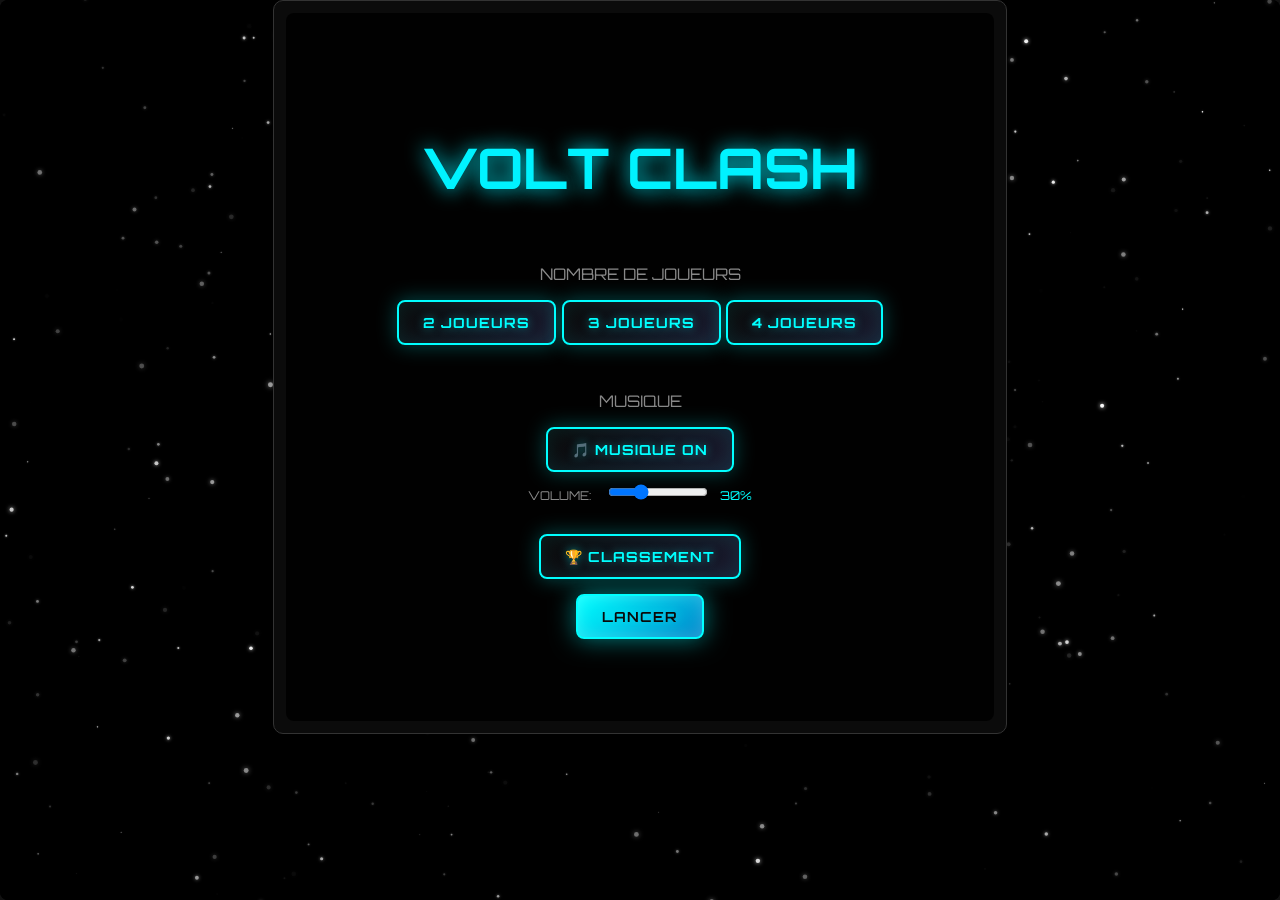
<file: voltclashpro.html>
<!doctype html>
<html lang="fr">
<head>
  <head>
  <meta charset="UTF-8">
  <title>Volt Clash</title>
  <link href="https://fonts.googleapis.com/css2?family=Orbitron:wght@700&family=Press+Start+2P&display=swap" rel="stylesheet">

  <meta charset="utf-8" />
  <meta name="viewport" content="width=device-width,initial-scale=1" />
  <title>Combat Électrique — V4 Final (30×30)</title>
  <style>
    /* ================================
       BOUTONS FUTURISTES - VOLT CLASH
       ================================ */

    /* Style principal des boutons */
    .futuristic-btn {
      font-family: 'Orbitron', monospace;
      font-weight: 700;
      font-size: 14px;
      letter-spacing: 1px;
      text-transform: uppercase;
      
      /* Fond sombre et bordure */
      background: linear-gradient(135deg, #0a0a0a 0%, #1a1a2e 100%);
      border: 2px solid #00ffff;
      border-radius: 8px;
      
      /* Dimensions et espacement */
      padding: 12px 24px;
      min-width: 120px;
      
      /* Texte */
      color: #00ffff;
      text-shadow: 0 0 10px rgba(0, 255, 255, 0.5);
      
      /* Curseur et transition */
      cursor: pointer;
      transition: all 0.3s cubic-bezier(0.4, 0, 0.2, 1);
      
      /* Position relative pour les pseudo-éléments */
      position: relative;
      overflow: hidden;
      
      /* Effet de base */
      box-shadow: 
        0 0 20px rgba(0, 255, 255, 0.3),
        inset 0 0 20px rgba(0, 255, 255, 0.1);
    }

    /* Effet de survol (hover) */
    .futuristic-btn:disabled {
      opacity: 0.5 !important;
      cursor: not-allowed !important;
      pointer-events: none !important;
      transform: none !important;
      box-shadow: 
        0 0 10px rgba(0, 255, 255, 0.1),
        inset 0 0 10px rgba(0, 255, 255, 0.05) !important;
    }
    
    .futuristic-btn:disabled:hover {
      background: linear-gradient(135deg, #0a0a0a 0%, #1a1a2e 100%) !important;
    }
    
    .futuristic-btn:hover {
      background: linear-gradient(135deg, #1a1a2e 0%, #16213e 100%);
      border-color: #00ffff;
      color: #ffffff;
      
      /* Lueur accentuée au survol */
      box-shadow: 
        0 0 30px rgba(0, 255, 255, 0.6),
        0 0 60px rgba(0, 255, 255, 0.4),
        inset 0 0 30px rgba(0, 255, 255, 0.2);
      
      transform: translateY(-2px);
    }

    /* Effet de clic (active) */
    .futuristic-btn:active {
      transform: translateY(0) scale(0.98);
      box-shadow: 
        0 0 15px rgba(0, 255, 255, 0.4),
        inset 0 0 20px rgba(0, 255, 255, 0.3);
    }

    /* Variante pour bouton principal */
    .futuristic-btn.primary {
      background: linear-gradient(135deg, #00ffff 0%, #0088cc 100%);
      color: #0a0a0a;
      border-color: #00ffff;
      
      box-shadow: 
        0 0 25px rgba(0, 255, 255, 0.5),
        inset 0 0 15px rgba(255, 255, 255, 0.2);
    }

    .futuristic-btn.primary:hover {
      background: linear-gradient(135deg, #00ffff 0%, #00aaff 100%);
      box-shadow: 
        0 0 40px rgba(0, 255, 255, 0.8),
        0 0 80px rgba(0, 255, 255, 0.4),
        inset 0 0 25px rgba(255, 255, 255, 0.3);
    }

    /* Variante pour bouton danger */
    .futuristic-btn.danger {
      background: linear-gradient(135deg, #0a0a0a 0%, #2e0a0a 100%);
      border-color: #ff0040;
      color: #ff0040;
      
      box-shadow: 
        0 0 20px rgba(255, 0, 64, 0.3),
        inset 0 0 20px rgba(255, 0, 64, 0.1);
    }

    .futuristic-btn.danger:hover {
      background: linear-gradient(135deg, #2e0a0a 0%, #3e0a0a 100%);
      box-shadow: 
        0 0 30px rgba(255, 0, 64, 0.6),
        0 0 60px rgba(255, 0, 64, 0.4),
        inset 0 0 30px rgba(255, 0, 64, 0.2);
    }

    /* Animation de pulsation subtile */
    @keyframes pulse {
      0%, 100% {
        box-shadow: 
          0 0 20px rgba(0, 255, 255, 0.3),
          inset 0 0 20px rgba(0, 255, 255, 0.1);
      }
      50% {
        box-shadow: 
          0 0 25px rgba(0, 255, 255, 0.4),
          inset 0 0 25px rgba(0, 255, 255, 0.15);
      }
    }

    /* Effet de pulsation pour les boutons importants */
    .futuristic-btn.pulse {
      animation: pulse 2s infinite;
    }

    /* Style par défaut pour tous les boutons */
    button {
      font-family: 'Orbitron', monospace;
      font-weight: 700;
      font-size: 14px;
      letter-spacing: 1px;
      text-transform: uppercase;
      cursor: pointer;
      transition: all 0.3s cubic-bezier(0.4, 0, 0.2, 1);
      position: relative;
      overflow: hidden;
    }

    /* S'assurer que les boutons sans classe ont un style de base */
    button:not(.futuristic-btn) {
      background: linear-gradient(135deg, #0a0a0a 0%, #1a1a2e 100%);
      border: 2px solid #00ffff;
      border-radius: 8px;
      padding: 12px 24px;
      min-width: 120px;
      color: #00ffff;
      text-shadow: 0 0 10px rgba(0, 255, 255, 0.5);
      box-shadow: 
        0 0 20px rgba(0, 255, 255, 0.3),
        inset 0 0 20px rgba(0, 255, 255, 0.1);
    }

    button:not(.futuristic-btn):hover {
      background: linear-gradient(135deg, #1a1a2e 0%, #16213e 100%);
      border-color: #00ffff;
      color: #ffffff;
      box-shadow: 
        0 0 30px rgba(0, 255, 255, 0.6),
        0 0 60px rgba(0, 255, 255, 0.4),
        inset 0 0 30px rgba(0, 255, 255, 0.2);
      transform: translateY(-2px);
    }

    button:not(.futuristic-btn):active {
      transform: translateY(0) scale(0.98);
      box-shadow: 
        0 0 15px rgba(0, 255, 255, 0.4),
        inset 0 0 20px rgba(0, 255, 255, 0.3);
    }
    body { 
      margin:0; 
      background:#111; 
      color:#eee; 
      font-family:system-ui, Arial, sans-serif;
      display: flex;
      flex-direction: column;
      align-items: center; /* Centrer horizontalement */
      min-height: 100vh;
    }
    .wrap { 
      max-width: 1450px; 
      margin: 0 auto; 
      padding: 16px; 
      width: 100%;
      text-align: center; /* Centrer le contenu */
    }
    .top { display:flex; gap:12px; align-items:center; flex-wrap:wrap; }
    .panel { display:flex; gap:10px; align-items:center; flex-wrap:wrap; }
    .badge { padding:6px 10px; border:1px solid #333; border-radius:999px; background:#151515; font-size:14px; }
    .note { color:#cfcfcf; font-size:14px; line-height:1.45; margin:10px 0 12px 0; }
    
    /* MODIFICATION ICI : On fixe la taille de la sheet pour qu'elle reste toujours grande */
    .sheet { 
      background:#0b0b0b; 
      border:1px solid #333; 
      border-radius: 10px; 
      padding: 12px; 
      position: relative; 
      display: flex; /* Utiliser flex pour centrer le canvas */
      justify-content: center;
      align-items: center;
      margin: 0 auto; /* Centrer la sheet */
      
      /* Fixer la taille basée sur la grille 30x30 : 24*2 + 30*22 = 708px */
      width: 708px;
      height: 708px;
    }

    canvas { 
      width: auto; 
      max-width: 100%; 
      height: auto; 
      display: block; 
      background:#0b0b0b; 
      border-radius:8px; 
      margin: 0 auto; /* Centrer horizontalement */
    }
    .help { 
  margin-top:10px; 
  color:#cfcfcf; 
  font-size:13px; 
  line-height:1.55; 
}

/* Styles pour la modale Options */
.modal {
  position: fixed;
  z-index: 1000;
  left: 0;
  top: 0;
  width: 100%;
  height: 100%;
  background-color: rgba(0, 0, 0, 0.9);
  backdrop-filter: blur(5px);
}

.modal-content {
  background: linear-gradient(135deg, #1a1a1a 0%, #2d2d2d 100%);
  margin: 5% auto;
  padding: 0;
  border: 2px solid #444;
  border-radius: 15px;
  width: 90%;
  max-width: 600px;
  box-shadow: 0 0 30px rgba(157, 78, 221, 0.3);
  animation: modalSlideIn 0.3s ease-out;
}

@keyframes modalSlideIn {
  from {
    opacity: 0;
    transform: translateY(-50px);
  }
  to {
    opacity: 1;
    transform: translateY(0);
  }
}

.modal-header {
  display: flex;
  justify-content: space-between;
  align-items: center;
  padding: 20px 25px;
  border-bottom: 1px solid #444;
  background: rgba(0, 0, 0, 0.3);
  border-radius: 13px 13px 0 0;
}

.modal-close {
  background: none;
  border: none;
  color: #ff6b6b;
  font-size: 28px;
  font-weight: bold;
  cursor: pointer;
  transition: color 0.3s;
}

.modal-close:hover {
  color: #ff9999;
}

.modal-body {
  padding: 25px;
}

.option-section {
  margin-bottom: 30px;
  padding: 20px;
  background: rgba(0, 0, 0, 0.2);
  border-radius: 10px;
  border: 1px solid #333;
}

.option-section:last-child {
  margin-bottom: 0;
}

.shortcuts-grid {
  display: grid;
  grid-template-columns: 1fr 1fr;
  gap: 10px;
}

.shortcut-item {
  color: #cfcfcf;
  font-size: 13px;
  padding: 5px;
  background: rgba(255, 255, 255, 0.05);
  border-radius: 5px;
  border: 1px solid #333;
}

.key {
  color: #9d4edd;
  font-weight: bold;
  background: rgba(157, 78, 221, 0.2);
  padding: 2px 6px;
  border-radius: 4px;
  font-family: 'Courier New', monospace;
}

/* Styles pour les inputs des joueurs */
.player-input {
  width: 100%;
  padding: 10px;
  background: rgba(0, 0, 0, 0.7);
  border: 2px solid #444;
  border-radius: 8px;
  color: #00ffff;
  font-family: 'Orbitron', sans-serif;
  font-size: 14px;
  text-align: center;
  transition: all 0.3s ease;
  position: relative;
  z-index: 10;
}

.player-input:focus {
  outline: none;
  border-color: #9d4edd;
  box-shadow: 0 0 10px rgba(157, 78, 221, 0.5);
}

.player-input::placeholder {
  color: #666;
  font-style: italic;
}

/* Styles pour le classement */
.ranking-item {
  display: flex;
  justify-content: space-between;
  align-items: center;
  padding: 12px;
  margin-bottom: 8px;
  background: rgba(157, 78, 221, 0.1);
  border: 1px solid #444;
  border-radius: 8px;
  color: #cfcfcf;
  font-family: 'Orbitron', sans-serif;
}

.ranking-item:first-child {
  background: rgba(255, 215, 0, 0.2);
  border-color: #ffd700;
}

.ranking-item:nth-child(2) {
  background: rgba(192, 192, 192, 0.2);
  border-color: #c0c0c0;
}

.ranking-item:nth-child(3) {
  background: rgba(205, 127, 50, 0.2);
  border-color: #cd7f32;
}

.ranking-position {
  font-weight: bold;
  color: #9d4edd;
  min-width: 30px;
}

.ranking-name {
  flex: 1;
  text-align: left;
  margin: 0 15px;
}

.ranking-stats {
  display: flex;
  gap: 15px;
  font-size: 12px;
}

.ranking-wins {
  color: #9dffb6;
  font-weight: bold;
}

.ranking-losses {
  color: #ffcf7a;
}

.ranking-ratio {
  color: #00ffff;
  font-size: 11px;
}
    .warn { color:#ffcf7a; }
    .ok { color:#9dffb6; }
    code { background:#1b1b1b; padding:2px 6px; border-radius:6px; border:1px solid #2b2b2b; }

    .players { 
      display:flex; 
      gap:10px; 
      flex-wrap:wrap; 
      align-items:center; 
      justify-content: center; /* Centrer horizontalement */
      margin: 10px 0;
    }
    .pchip { padding:6px 10px; border-radius:999px; border:1px solid #333; background:#151515; font-size:13px; display:flex; align-items:center; gap:8px; }
    .dot { width:10px; height:10px; border-radius:999px; display:inline-block; }
    select { background:#151515; color:#eee; border:1px solid #333; border-radius:8px; padding:4px 8px; }

    /* --- TON NOUVEAU CODE CSS POUR LE MENU --- */
    .menu-overlay {
      position: absolute;
      top: 12px; left: 12px; /* On s'aligne sur le padding de la .sheet */
      right: 12px; bottom: 12px;
      background: rgba(0, 0, 0, 0.9);
      display: flex; flex-direction: column;
      align-items: center; justify-content: center;
      z-index: 100;
      border-radius: 8px;
    }

    .glow-text {
      font-family: 'Orbitron', sans-serif;
      color: #00f2ff;
      text-shadow: 0 0 20px #00f2ff;
      font-size: 3.5rem;
      margin-bottom: 30px;
    }

    .game-title-main {
      font-family: 'Orbitron', sans-serif;
      color: #00f2ff;
      text-shadow: 0 0 20px #00f2ff;
      font-size: 2.5rem;
      margin: 15px 0;
      text-align: center;
    }

    .menu-section { margin: 15px; text-align: center; }
    .menu-section h3 { font-family: 'Orbitron', sans-serif; font-size: 0.9rem; color: #888; margin-bottom: 10px; }
</style>
  
</head>
<body>

<!-- Canvas d'arrière-plan spatial -->
<canvas id="starfield" style="position: fixed; top: 0; left: 0; width: 100%; height: 100%; z-index: -1; background: #000; pointer-events: none;"></canvas>

<!-- S'assurer que les menus sont au-dessus du canvas -->
<div style="position: relative; z-index: 1;">
  <!-- Badges joueurs cachés quand le menu est affiché -->
  <div class="players" id="playersRow" style="display: none;"></div>
  
  <!-- Titre et contrôles cachés quand le menu est affiché -->
  <div class="top" id="gameControls" style="display: none;">
    <h2 class="game-title-main">VOLT CLASH</h2>
    <div class="panel" style="justify-content: center;">
      <button class="futuristic-btn danger small" id="reset">Réinitialiser</button>
      <button class="futuristic-btn small" id="togglebg">Fond: Noir</button>
      <button class="futuristic-btn small" id="toggleExpert">IA: Normal</button>
      <button class="futuristic-btn small" id="menu">Menu</button>
      <button class="futuristic-btn small" id="options-btn">⚙️ Options</button>
    </div>
    
    <!-- Case options verticale côté droit -->
    <div id="options-panel" style="display: none; position: fixed; top: 50%; right: 20px; transform: translateY(-50%); width: 250px; padding: 20px; background: rgba(0,0,0,0.95); border: 2px solid #444; border-radius: 15px; box-shadow: 0 4px 20px rgba(0,0,0,0.7); z-index: 100;">
      <div style="color: #9d4edd; font-weight: bold; margin-bottom: 15px; font-family: 'Orbitron'; text-align: center; font-size: 14px;">⚙️ OPTIONS</div>
      
      <!-- Section Musique -->
      <div style="margin-bottom: 20px; padding: 15px; background: rgba(157, 78, 221, 0.1); border-radius: 8px; border: 1px solid #444;">
        <div style="color: #9d4edd; font-weight: bold; margin-bottom: 10px; font-family: 'Orbitron'; text-align: center;">🎵 MUSIQUE</div>
        <button id="panel-music-toggle" class="futuristic-btn" onclick="toggleMusic()" style="width: 100%; padding: 6px; font-size: 11px; margin-bottom: 10px;">🎵 ON</button>
        <div style="text-align: center;">
          <label style="color: #888; font-size: 11px;">Volume:</label>
          <input type="range" id="panel-music-volume" min="0" max="100" value="30" style="width: 120px; margin: 5px 0; display: block;" onchange="updateMusicVolume(this.value)">
          <span id="panel-volume-display" style="color: #00ffff; font-weight: bold; font-size: 12px;">30%</span>
        </div>
      </div>
      
      <!-- Section Sons -->
      <div style="margin-bottom: 20px; padding: 15px; background: rgba(157, 78, 221, 0.1); border-radius: 8px; border: 1px solid #444;">
        <div style="color: #9d4edd; font-weight: bold; margin-bottom: 10px; font-family: 'Orbitron'; text-align: center;">🔊 SONS</div>
        <button id="panel-sounds-toggle" class="futuristic-btn" onclick="toggleSounds()" style="width: 100%; padding: 6px; font-size: 11px; margin-bottom: 10px;">🔊 ON</button>
        <div style="text-align: center;">
          <label style="color: #888; font-size: 11px;">Volume:</label>
          <input type="range" id="panel-sounds-volume" min="0" max="100" value="50" style="width: 120px; margin: 5px 0; display: block;" onchange="updateSoundsVolume(this.value)">
          <span id="panel-sounds-volume-display" style="color: #00ffff; font-weight: bold; font-size: 12px;">50%</span>
        </div>
      </div>
      
      <!-- Section Raccourcis -->
      <div style="padding: 15px; background: rgba(157, 78, 221, 0.1); border-radius: 8px; border: 1px solid #444;">
        <div style="color: #9d4edd; font-weight: bold; margin-bottom: 10px; font-family: 'Orbitron'; text-align: center;">⌨️ RACCOURCIS</div>
        <div style="text-align: left; line-height: 1.8; font-size: 11px;">
          <div><span style="color: #9d4edd; font-weight: bold;">O/L</span> : Haut/Bas</div>
          <div><span style="color: #9d4edd; font-weight: bold;">K/M</span> : Gauche/Droite</div>
          <div><span style="color: #9d4edd; font-weight: bold;">Espace</span> : Placer</div>
          <div><span style="color: #9d4edd; font-weight: bold;">P</span> : Musique</div>
          <div><span style="color: #9d4edd; font-weight: bold;">↑/↓</span> : Volume</div>
          <div><span style="color: #9d4edd; font-weight: bold;">R</span> : Reset</div>
          <div><span style="color: #9d4edd; font-weight: bold;">ESC</span> : Menu</div>
        </div>
      </div>
    </div>
  </div>

  <div class="sheet">
    <!-- Écran de saisie des pseudos -->
<div id="player-names-screen" class="menu-overlay" style="display: none;">
  <h1 class="glow-text">VOLT CLASH</h1>
  
  <div class="menu-section">
    <p style="color: #888; font-family: Orbitron; margin-bottom: 20px;">SAISIR LES PSEUDOS</p>
    
    <div style="display: flex; flex-direction: column; gap: 15px; margin-bottom: 20px;">
      <div>
        <label style="color: #9d4edd; font-family: Orbitron; font-size: 14px;">JOUEUR 1:</label>
        <input type="text" id="player1-name" class="player-input" placeholder="Entrez votre pseudo" maxlength="15">
      </div>
      <div>
        <label style="color: #9d4edd; font-family: Orbitron; font-size: 14px;">JOUEUR 2:</label>
        <input type="text" id="player2-name" class="player-input" placeholder="Entrez votre pseudo" maxlength="15">
      </div>
    </div>
    
    <div style="display: flex; gap: 10px; justify-content: center;">
      <button class="futuristic-btn" onclick="startGameWithNames()">COMMENCER</button>
      <button class="futuristic-btn" onclick="backToMenu()">RETOUR</button>
    </div>
  </div>
</div>

<!-- Écran de classement -->
<div id="ranking-screen" class="menu-overlay" style="display: none;">
  <h1 class="glow-text">CLASSEMENT</h1>
  
  <div class="menu-section">
    <p style="color: #888; font-family: Orbitron; margin-bottom: 20px;">TABLEAU DES SCORES</p>
    
    <div id="ranking-list" style="background: rgba(0,0,0,0.5); padding: 20px; border-radius: 10px; border: 1px solid #444; max-height: 400px; overflow-y: auto;">
      <!-- Le classement sera généré ici -->
    </div>
    
    <div style="margin-top: 20px; display: flex; gap: 10px; justify-content: center;">
      <button class="futuristic-btn danger" onclick="clearRanking()">EFFACER</button>
      <button class="futuristic-btn" onclick="backToMenu()">RETOUR</button>
    </div>
  </div>
</div>

    <div id="main-menu" class="menu-overlay">
  <h1 class="glow-text">VOLT CLASH</h1>
  
  <div class="menu-section">
    <p style="color: #888; font-family: Orbitron;">NOMBRE DE JOUEURS</p>
    <button id="btn-2players" class="futuristic-btn" onclick="showPlayerNamesScreen()">2 JOUEURS</button>
    <button id="btn-3players" class="futuristic-btn" onclick="setPlayerCount(3)">3 JOUEURS</button>
    <button id="btn-4players" class="futuristic-btn" onclick="setPlayerCount(4)">4 JOUEURS</button>
  </div>

  <div class="menu-section">
    <p style="color: #888; font-family: Orbitron;">MUSIQUE</p>
    <button id="btn-music-toggle" class="futuristic-btn" onclick="toggleMusic()">🎵 MUSIQUE ON</button>
    <div style="margin-top: 10px;">
      <label style="color: #888; font-family: Orbitron; font-size: 12px;">VOLUME:</label>
      <input type="range" id="music-volume" min="0" max="100" value="30" style="width: 100px; margin-left: 10px;" onchange="updateMusicVolume(this.value)">
      <span id="volume-display" style="color: #00ffff; font-family: Orbitron; font-size: 12px; margin-left: 5px;">30%</span>
    </div>
  </div>

  <div class="menu-section">
    <button class="futuristic-btn" onclick="showRankingScreen()">🏆 CLASSEMENT</button>
  </div>

  <button class="futuristic-btn primary pulse" onclick="startGame()">LANCER</button>
</div>
    <canvas id="c"></canvas>
  </div>

<!-- Fenêtre modale Options -->
<div id="options-modal" class="modal" style="display: none;">
  <div class="modal-content">
    <div class="modal-header">
      <h2 style="color: #00ffff; font-family: 'Orbitron', sans-serif; margin: 0;">⚙️ OPTIONS</h2>
      <button class="modal-close" onclick="closeOptions()">×</button>
    </div>
    
    <div class="modal-body">
      <!-- Section Musique -->
      <div class="option-section">
        <h3 style="color: #9d4edd; font-family: 'Orbitron', sans-serif; margin-bottom: 15px;">🎵 MUSIQUE</h3>
        <div style="margin-bottom: 10px;">
          <button id="modal-music-toggle" class="futuristic-btn" onclick="toggleMusic()">🎵 MUSIQUE ON</button>
        </div>
        <div>
          <label style="color: #888; font-family: Orbitron; font-size: 14px;">VOLUME:</label>
          <input type="range" id="modal-music-volume" min="0" max="100" value="30" style="width: 120px; margin-left: 10px;" onchange="updateMusicVolume(this.value)">
          <span id="modal-volume-display" style="color: #00ffff; font-family: Orbitron; font-size: 14px; margin-left: 5px;">30%</span>
        </div>
      </div>
      
      <!-- Section Sons -->
      <div class="option-section">
        <h3 style="color: #9d4edd; font-family: 'Orbitron', sans-serif; margin-bottom: 15px;">🔊 SONS</h3>
        <div style="margin-bottom: 10px;">
          <button id="modal-sounds-toggle" class="futuristic-btn" onclick="toggleSounds()">🔊 SONS ON</button>
        </div>
        <div>
          <label style="color: #888; font-family: Orbitron; font-size: 14px;">VOLUME:</label>
          <input type="range" id="modal-sounds-volume" min="0" max="100" value="50" style="width: 120px; margin-left: 10px;" onchange="updateSoundsVolume(this.value)">
          <span id="modal-sounds-volume-display" style="color: #00ffff; font-family: Orbitron; font-size: 14px; margin-left: 5px;">50%</span>
        </div>
      </div>
      
      <!-- Section Raccourcis -->
      <div class="option-section">
        <h3 style="color: #9d4edd; font-family: 'Orbitron', sans-serif; margin-bottom: 15px;">⌨️ RACCOURCIS CLAVIER</h3>
        <div class="shortcuts-grid">
          <div class="shortcut-item">
            <span class="key">O/L</span> : Haut/Bas
          </div>
          <div class="shortcut-item">
            <span class="key">K/M</span> : Gauche/Droite
          </div>
          <div class="shortcut-item">
            <span class="key">Espace</span> : Placer croix
          </div>
          <div class="shortcut-item">
            <span class="key">P</span> : Musique ON/OFF
          </div>
          <div class="shortcut-item">
            <span class="key">↑/↓</span> : Volume musique
          </div>
          <div class="shortcut-item">
            <span class="key">R</span> : Réinitialiser
          </div>
          <div class="shortcut-item">
            <span class="key">ESC</span> : Menu
          </div>
          <div class="shortcut-item">
            <span class="key">B</span> : Toggle fond
          </div>
          <div class="shortcut-item">
            <span class="key">X</span> : Mode expert
          </div>
        </div>
      </div>
    </div>
  </div>
</div>

<div class="help" id="status"></div>
</div>

<script>
// Variables globales définies en dehors de l'IIFE
let GRID_CELLS = 20;
let NODES = 21;
let PLAYER_COUNT = 4;
let displayW, displayH;

(() => {
  // ----------------------------
  // Config
  // ----------------------------
  // GRID_CELLS, NODES, PLAYER_COUNT sont déjà définies globalement
  const BASE_CELLS = 2;          // base = 3x3 nœuds
  const MOVES_PER_TURN = 5;

  const CELL_PX = 22;
  const MARGIN_PX = 24;

  // Halo plus intense
  const HALO_WIDE = 11;
  const HALO_THIN = 3.4;
  const HALO_ALPHA_WIDE = 0.22;
  const HALO_ALPHA_THIN = 0.38;

  // IA: seuil de "menace" (défense si ennemi trop proche de la base)
  const DEFENSE_RADIUS = 7;              // en nœuds (Manhattan approximé via dist2)
  const DEFENSE_RADIUS2 = DEFENSE_RADIUS * DEFENSE_RADIUS;

  // IA: zone bouclier autour de base (nœuds proches à privilégier)
  const SHIELD_RADIUS = 5;
  const SHIELD_RADIUS2 = SHIELD_RADIUS * SHIELD_RADIUS;

  const PLAYERS = [
    { id:"A", color:"#ff5d5d", name:"A (Rouge)" }, // TL
    { id:"B", color:"#3ddc84", name:"B (Vert)"  }, // BR
    { id:"C", color:"#ffd84d", name:"C (Jaune)" }, // TR
    { id:"D", color:"#4da6ff", name:"D (Bleu)"  }, // BL
  ];

  // Par défaut : 1 humain + 3 IA
  const control = new Map([
    ["A", "HUMAN"],
    ["B", "AI"],
    ["C", "AI"],
    ["D", "AI"],
  ]);



// ----------------------------
// Mode IA Expert (Beam Search) — toggle
// ----------------------------
let expertMode = false; // false = IA normale (scoring simple), true = Beam Search
const AI_BEAM = {
  depth: 3,           // lookahead (coups simulés du même joueur dans son tour)
  beamWidth: 18,      // K
  maxBranch: 50,      // top-N coups évalués par niveau
  wAttack: 1.0,
  wDefense: 0.25,
  tieNoise: 0.02      // brise les égalités
};
// ----------------------------
// IA profiles (styles différents)
// ----------------------------
// Chaque IA reçoit un profil distinct au reset, pour éviter les schémas identiques en début de partie.
// Les profils influencent : choix de cible, appétence CROSS vs CIRCLE, et mélange diagonale/ligne.
const AI_PROFILE_DEFS = {
  RAIDER:    { name:"RAIDER",    circleBiasAttack: 0.08, circleBiasDefense: 0.55, diagWeight: 0.55, lineWeight: 1.10, targetMode: "HUMAN_FIRST", noise: 1400 },
  BALANCED:  { name:"BALANCED",  circleBiasAttack: 0.12, circleBiasDefense: 0.62, diagWeight: 0.70, lineWeight: 1.00, targetMode: "NEAREST",     noise: 1200 },
  SWARM:     { name:"SWARM",     circleBiasAttack: 0.10, circleBiasDefense: 0.58, diagWeight: 0.85, lineWeight: 0.92, targetMode: "WEAKEST",     noise: 1700 },
  SIEGER:    { name:"SIEGER",    circleBiasAttack: 0.06, circleBiasDefense: 0.50, diagWeight: 0.45, lineWeight: 1.20, targetMode: "RANDOM_ROTATE", noise: 1500 },
};
const aiProfile = new Map();          // pid -> profile object
const aiTargetOverride = new Map();   // pid -> targetPid (pour RANDOM_ROTATE)

function shuffle(arr){
  for (let i = arr.length - 1; i > 0; i--){
    const j = Math.floor(Math.random() * (i + 1));
    [arr[i], arr[j]] = [arr[j], arr[i]];
  }
  return arr;
}

function assignAIProfiles(){
  const pool = shuffle(Object.keys(AI_PROFILE_DEFS).slice());
  for (const p of PLAYERS){
    if (control.get(p.id) !== "AI") continue;
    const key = pool.length ? pool.pop() : "BALANCED";
    aiProfile.set(p.id, AI_PROFILE_DEFS[key]);
    aiTargetOverride.delete(p.id);
  }
  // Si plusieurs IA et pool insuffisant, on mélange quand même via noise/target rotate.
}

function marksCount(pid){
  let c = 0;
  for (const m of marks.values()) if (m.owner === pid) c++;
  return c;
}

function chooseTargetPid(pid, prof){
  const aliveEnemies = PLAYERS.map(p => p.id).filter(id => id !== pid && alive.get(id));
  if (!aliveEnemies.length) return null;

  if (prof.targetMode === "HUMAN_FIRST"){
    if (alive.get("A") && pid !== "A") return "A";
    // fallback nearest
  }

  if (prof.targetMode === "WEAKEST"){
    let best = null, bestVal = Infinity;
    for (const eid of aliveEnemies){
      const v = marksCount(eid); // moins de présence => plus faible
      if (v < bestVal) { bestVal = v; best = eid; }
    }
    return best || aliveEnemies[0];
  }

  if (prof.targetMode === "RANDOM_ROTATE"){
    // Garde une cible quelques tours : évite que toutes les IA convergent pareil
    const keep = aiTargetOverride.get(pid);
    if (keep && alive.get(keep)) return keep;
    const pick = aliveEnemies[Math.floor(Math.random() * aliveEnemies.length)];
    aiTargetOverride.set(pid, pick);
    return pick;
  }

  // NEAREST (par défaut)
  const selfStart = startNodeFor(pid);
  let best = null, bestD2 = Infinity;
  for (const eid of aliveEnemies){
    const c = baseCenter(eid);
    const d2 = dist2(selfStart, c);
    if (d2 < bestD2) { bestD2 = d2; best = eid; }
  }
  return best || aliveEnemies[0];
}

function opponentTargetPoint(pid, prof) {
  const p = prof || aiProfile.get(pid) || AI_PROFILE_DEFS.BALANCED;
  const tPid = chooseTargetPid(pid, p);
  return tPid ? baseCenter(tPid) : { ix: Math.floor(NODES/2), iy: Math.floor(NODES/2) };
}

  
  // ----------------------------
  // Plateau background (toggle noir/blanc)
  // ----------------------------
  let boardBg = "#0b0b0b"; // fond actuel du plateau
  function toggleBoardBg(){
    boardBg = (boardBg === "#0b0b0b") ? "#ffffff" : "#0b0b0b";
    updateBgButton();
    const exBtn = document.getElementById('toggleExpert');
    if (exBtn) exBtn.textContent = expertMode ? 'IA: Expert' : 'IA: Normal';
    requestRedraw();
  }
  function updateBgButton(){
    const btn = document.getElementById("togglebg");
    if (!btn) return;
    btn.textContent = (boardBg === "#0b0b0b") ? "Fond: Noir" : "Fond: Blanc";
  }
  // Toggle Expert AI (Beam Search)
  function toggleExpertMode(){
    expertMode = !expertMode;
    const btn = document.getElementById("toggleExpert");
    if (btn) btn.textContent = expertMode ? "IA: Expert" : "IA: Normal";
    message = expertMode ? "Mode Expert (Beam) activé." : "Mode Normal activé.";
    setBadges();
    requestRedraw();
    // si c'est au tour d'une IA, relancer proprement
    if (!gameOver && control.get(currentPlayerId()) === "AI") scheduleAITick(110);
  }


// ----------------------------
  // Configuration du jeu
  // ----------------------------
  function setPlayerCount(count) {
    PLAYER_COUNT = count;
    
    // Adapter la taille de la grille
    if (count === 2) {
      GRID_CELLS = 20;  // Grille 20x20 pour 2 joueurs
    } else {
      GRID_CELLS = 30;  // Grille 30x30 pour 4 joueurs
    }
    NODES = GRID_CELLS + 1;
    
    // Gérer le grisé des boutons (mais permettre de cliquer pour changer d'avis)
    const btn2Players = document.getElementById('btn-2players');
    const btn4Players = document.getElementById('btn-4players');
    
    if (count === 2) {
      // Mode 2 joueurs : griser le bouton 4 joueurs mais permettre le clic
      btn2Players.style.opacity = '1';
      btn2Players.style.cursor = 'pointer';
      
      btn4Players.style.opacity = '0.5';
      btn4Players.style.cursor = 'pointer'; // Garder pointer pour permettre le clic
    } else {
      // Mode 4 joueurs : griser le bouton 2 joueurs mais permettre le clic
      btn4Players.style.opacity = '1';
      btn4Players.style.cursor = 'pointer';
      
      btn2Players.style.opacity = '0.5';
      btn2Players.style.cursor = 'pointer'; // Garder pointer pour permettre le clic
    }
    
    // Mettre à jour l'affichage du nombre de joueurs
    const display = document.getElementById('player-count-display');
    if (display) {
      display.textContent = `Mode ${PLAYER_COUNT} joueurs sélectionné`;
    }
    
    // Nettoyage COMPLET pour éviter les conflits
    marks.clear();
    walls.clear();
    
    // Réinitialiser tous les curseurs
    for (const p of PLAYERS) {
      cursors.set(p.id, { ...startNodeFor(p.id) });
    }
    
    // Mettre à jour les contrôles par défaut
    for (const p of PLAYERS.slice(0, PLAYER_COUNT)) {
      const sel = document.getElementById(`control-${p.id}`);
      if (sel) sel.value = control.get(p.id);
      control.set("D", "AI");
    }
    
    // Forcer la réinitialisation du canvas
    updateCanvasSize();
    
    // Redessiner si le jeu est en cours
    if (!gameOver) {
      requestRedraw();
    }
  }

  function setGameMode(mode) {
    if (PLAYER_COUNT === 2) {
      if (mode === 'pvp') {
        // 1 vs 1
        control.set("A", "HUMAN");
        control.set("B", "HUMAN");
      } else if (mode === 'pve') {
        // 1 vs IA
        control.set("A", "HUMAN");
        control.set("B", "AI");
      }
    }
  }

  function startGame() {
    console.log('startGame appelé');
    
    // Cacher le menu
    const menu = document.getElementById('main-menu');
    if (menu) {
      console.log('Cache le menu principal');
      menu.style.display = 'none';
      menu.style.visibility = 'hidden';
      menu.style.pointerEvents = 'none';
      menu.style.opacity = '0';
    }
    
    // Afficher les éléments du jeu
    console.log('Affiche les éléments du jeu');
    const playersRow = document.getElementById('playersRow');
    const gameControls = document.getElementById('gameControls');
    
    if (playersRow) {
      playersRow.style.display = 'flex';
      console.log('playersRow affiché');
    } else {
      console.log('ERREUR: playersRow non trouvé');
    }
    
    if (gameControls) {
      gameControls.style.display = 'block';
      console.log('gameControls affiché');
    } else {
      console.log('ERREUR: gameControls non trouvé');
    }
    
    // Mettre à jour la taille du canvas avant de démarrer
    console.log('Met à jour la taille du canvas');
    updateCanvasSize();
    
    // La musique est déjà lancée au chargement, pas besoin de la relancer
    
    // Démarrer le jeu avec la version originale de reset
    console.log('Démarrage du jeu');
    gameOver = false;
    originalReset();
    
    console.log('startGame terminé');
  }

  // Rendre les fonctions accessibles globalement
  window.setPlayerCount = setPlayerCount;
  window.setGameMode = setGameMode;
  window.startGame = startGame;
  window.updateCanvasSize = updateCanvasSize;
  window.toggleMusic = toggleMusic;
  window.updateMusicVolume = updateMusicVolume;
  window.showOptions = showOptions;
  window.closeOptions = closeOptions;
  window.toggleSounds = toggleSounds;
  window.updateSoundsVolume = updateSoundsVolume;
  window.toggleGameOptions = toggleGameOptions;
  window.showPlayerNamesScreen = showPlayerNamesScreen;
  window.startGameWithNames = startGameWithNames;
  window.backToMenu = backToMenu;
  window.showRankingScreen = showRankingScreen;
  window.clearRanking = clearRanking;
  
  // Initialiser les événements sur les inputs
  document.addEventListener('DOMContentLoaded', function() {
    const player1Input = document.getElementById('player1-name');
    const player2Input = document.getElementById('player2-name');
    
    if (player1Input) {
      player1Input.addEventListener('input', function() {
        console.log('Input Joueur 1:', this.value);
      });
    }
    
    if (player2Input) {
      player2Input.addEventListener('input', function() {
        console.log('Input Joueur 2:', this.value);
      });
    }
  });
  
  // Variables globales pour les joueurs
  let playerNames = {
    player1: '',
    player2: ''
  };
  
  // Fonctions de gestion des joueurs et classement
  function showPlayerNamesScreen() {
    const menu = document.getElementById('main-menu');
    const namesScreen = document.getElementById('player-names-screen');
    
    // Charger les derniers pseudos sauvegardés
    loadSavedNames();
    
    menu.style.display = 'none';
    namesScreen.style.display = 'flex';
    namesScreen.style.visibility = 'visible';
    namesScreen.style.pointerEvents = 'auto';
    namesScreen.style.opacity = '1';
  }
  
  function loadSavedNames() {
    const savedPlayer1 = localStorage.getItem('player1_name') || '';
    const savedPlayer2 = localStorage.getItem('player2_name') || '';
    
    document.getElementById('player1-name').value = savedPlayer1;
    document.getElementById('player2-name').value = savedPlayer2;
  }
  
  function saveNames() {
    const player1Name = document.getElementById('player1-name').value.trim();
    const player2Name = document.getElementById('player2-name').value.trim();
    
    if (player1Name) {
      localStorage.setItem('player1_name', player1Name);
      playerNames.player1 = player1Name;
    }
    if (player2Name) {
      localStorage.setItem('player2_name', player2Name);
      playerNames.player2 = player2Name;
    }
  }
  
  function startGameWithNames() {
    console.log('startGameWithNames appelé');
    
    const player1Name = document.getElementById('player1-name').value.trim();
    const player2Name = document.getElementById('player2-name').value.trim();
    
    console.log('Pseudos:', player1Name, player2Name);
    
    if (!player1Name || !player2Name) {
      alert('Veuillez entrer un pseudo pour chaque joueur');
      return;
    }
    
    saveNames();
    console.log('Noms sauvegardés');
    
    // Cacher l'écran de saisie
    const namesScreen = document.getElementById('player-names-screen');
    if (namesScreen) {
      console.log('Cache l\'écran de saisie');
      namesScreen.style.display = 'none';
      namesScreen.style.visibility = 'hidden';
      namesScreen.style.pointerEvents = 'none';
      namesScreen.style.opacity = '0';
    }
    
    console.log('Appel setPlayerCount(2)');
    setPlayerCount(2);
    
    console.log('Appel startGame()');
    startGame();
    
    console.log('startGameWithNames terminé');
  }
  
  function backToMenu() {
    const menu = document.getElementById('main-menu');
    const namesScreen = document.getElementById('player-names-screen');
    const rankingScreen = document.getElementById('ranking-screen');
    
    // Cacher tous les écrans
    namesScreen.style.display = 'none';
    rankingScreen.style.display = 'none';
    
    // Afficher le menu principal
    menu.style.display = 'flex';
    menu.style.visibility = 'visible';
    menu.style.pointerEvents = 'auto';
    menu.style.opacity = '1';
  }
  
  function showRankingScreen() {
    const menu = document.getElementById('main-menu');
    const rankingScreen = document.getElementById('ranking-screen');
    
    menu.style.display = 'none';
    rankingScreen.style.display = 'flex';
    rankingScreen.style.visibility = 'visible';
    rankingScreen.style.pointerEvents = 'auto';
    rankingScreen.style.opacity = '1';
    
    displayRanking();
  }
  
  function saveResult(winnerName, loserName) {
    // Charger les statistiques existantes
    let stats = JSON.parse(localStorage.getItem('voltclash_stats') || '{}');
    
    // Mettre à jour le gagnant
    if (!stats[winnerName]) {
      stats[winnerName] = { wins: 0, losses: 0 };
    }
    stats[winnerName].wins++;
    
    // Mettre à jour le perdant
    if (!stats[loserName]) {
      stats[loserName] = { wins: 0, losses: 0 };
    }
    stats[loserName].losses++;
    
    // Sauvegarder
    localStorage.setItem('voltclash_stats', JSON.stringify(stats));
    console.log(`Résultat sauvegardé: ${winnerName} bat ${loserName}`);
  }
  
  function displayRanking() {
    const stats = JSON.parse(localStorage.getItem('voltclash_stats') || '{}');
    const rankingList = document.getElementById('ranking-list');
    
    // Convertir en tableau et trier par victoires
    const players = Object.entries(stats).map(([name, data]) => ({
      name,
      wins: data.wins,
      losses: data.losses,
      ratio: data.losses > 0 ? (data.wins / data.losses).toFixed(2) : data.wins
    }));
    
    players.sort((a, b) => b.wins - a.wins);
    
    // Générer le HTML
    if (players.length === 0) {
      rankingList.innerHTML = '<p style="color: #888; text-align: center;">Aucune statistique enregistrée</p>';
      return;
    }
    
    let html = '';
    players.forEach((player, index) => {
      const medal = index === 0 ? '🥇' : index === 1 ? '🥈' : index === 2 ? '🥉' : '';
      html += `
        <div class="ranking-item">
          <span class="ranking-position">#${index + 1} ${medal}</span>
          <span class="ranking-name">${player.name}</span>
          <div class="ranking-stats">
            <span class="ranking-wins">V: ${player.wins}</span>
            <span class="ranking-losses">D: ${player.losses}</span>
            <span class="ranking-ratio">R: ${player.ratio}</span>
          </div>
        </div>
      `;
    });
    
    rankingList.innerHTML = html;
  }
  
  function clearRanking() {
    if (confirm('Êtes-vous sûr de vouloir effacer toutes les statistiques ?')) {
      localStorage.removeItem('voltclash_stats');
      displayRanking();
    }
  }
  
  // Variable globale pour l'état de la musique
  let musicEnabled = true;
  let soundsEnabled = true;
  let gameOptionsVisible = false;
  
  // Fonction pour basculer la musique
  function toggleMusic() {
    const btn = document.getElementById('btn-music-toggle');
    const modalBtn = document.getElementById('modal-music-toggle');
    const panelBtn = document.getElementById('panel-music-toggle');
    
    musicEnabled = !musicEnabled;
    
    const text = musicEnabled ? '🎵 MUSIQUE ON' : '🔇 MUSIQUE OFF';
    const shortText = musicEnabled ? '🎵 ON' : '🔇 OFF';
    
    if (btn) {
      btn.textContent = text;
      btn.style.opacity = musicEnabled ? '1' : '0.5';
    }
    if (modalBtn) {
      modalBtn.textContent = text;
      modalBtn.style.opacity = musicEnabled ? '1' : '0.5';
    }
    if (panelBtn) {
      panelBtn.textContent = shortText;
      panelBtn.style.opacity = musicEnabled ? '1' : '0.5';
    }
    
    if (musicEnabled) {
      soundSystem.playBackgroundMusic();
    } else {
      soundSystem.stopBackgroundMusic();
    }
  }
  
  // Fonction pour basculer les sons
  function toggleSounds() {
    const modalBtn = document.getElementById('modal-sounds-toggle');
    const panelBtn = document.getElementById('panel-sounds-toggle');
    
    soundsEnabled = !soundsEnabled;
    
    const text = soundsEnabled ? '🔊 SONS ON' : '🔇 SONS OFF';
    const shortText = soundsEnabled ? '🔊 ON' : '🔇 OFF';
    
    if (modalBtn) {
      modalBtn.textContent = text;
      modalBtn.style.opacity = soundsEnabled ? '1' : '0.5';
    }
    if (panelBtn) {
      panelBtn.textContent = shortText;
      panelBtn.style.opacity = soundsEnabled ? '1' : '0.5';
    }
  }
  
  // Fonction pour basculer les options dans le jeu
  function toggleGameOptions() {
    const optionsDiv = document.getElementById('game-options');
    if (optionsDiv) {
      gameOptionsVisible = !gameOptionsVisible;
      optionsDiv.style.display = gameOptionsVisible ? 'block' : 'none';
    }
  }
  
  // Fonction pour basculer le panneau options principal
  function toggleOptionsPanel() {
    const panel = document.getElementById('options-panel');
    if (panel) {
      const isVisible = panel.style.display !== 'none';
      panel.style.display = isVisible ? 'none' : 'block';
      
      // Synchroniser les contrôles quand on ouvre
      if (!isVisible) {
        syncPanelControls();
      }
    }
  }
  
  // Fonction pour synchroniser tous les contrôles
  function syncPanelControls() {
    const currentVolume = document.getElementById('music-volume')?.value || 30;
    
    // Synchroniser musique
    const musicText = musicEnabled ? '🎵 ON' : '🔇 OFF';
    const panelMusicBtn = document.getElementById('panel-music-toggle');
    if (panelMusicBtn) {
      panelMusicBtn.textContent = musicText;
      panelMusicBtn.style.opacity = musicEnabled ? '1' : '0.5';
    }
    
    // Synchroniser sons
    const soundsText = soundsEnabled ? '🔊 ON' : '🔇 OFF';
    const panelSoundsBtn = document.getElementById('panel-sounds-toggle');
    if (panelSoundsBtn) {
      panelSoundsBtn.textContent = soundsText;
      panelSoundsBtn.style.opacity = soundsEnabled ? '1' : '0.5';
    }
    
    // Synchroniser volumes
    const panelMusicVolume = document.getElementById('panel-music-volume');
    const panelVolumeDisplay = document.getElementById('panel-volume-display');
    if (panelMusicVolume) panelMusicVolume.value = currentVolume;
    if (panelVolumeDisplay) panelVolumeDisplay.textContent = currentVolume + '%';
  }
  
  // Fonction pour mettre à jour le volume de la musique
  function updateMusicVolume(value) {
    const display = document.getElementById('volume-display');
    const modalDisplay = document.getElementById('modal-volume-display');
    const panelDisplay = document.getElementById('panel-volume-display');
    const modalSlider = document.getElementById('modal-music-volume');
    const panelSlider = document.getElementById('panel-music-volume');
    
    if (display) display.textContent = value + '%';
    if (modalDisplay) modalDisplay.textContent = value + '%';
    if (panelDisplay) panelDisplay.textContent = value + '%';
    if (modalSlider) modalSlider.value = value;
    if (panelSlider) panelSlider.value = value;
    
    soundSystem.updateVolume(parseInt(value));
  }
  
  // Fonction pour mettre à jour le volume des sons
  function updateSoundsVolume(value) {
    const modalDisplay = document.getElementById('modal-sounds-volume-display');
    const panelDisplay = document.getElementById('panel-sounds-volume-display');
    
    if (modalDisplay) modalDisplay.textContent = value + '%';
    if (panelDisplay) panelDisplay.textContent = value + '%';
    
    // TODO: Implémenter le contrôle du volume des sons
    console.log("Volume sons mis à jour:", value + "%");
  }
  
  // Fonction pour afficher la modale options
  function showOptions() {
    const modal = document.getElementById('options-modal');
    if (modal) {
      modal.style.display = 'block';
      
      // Synchroniser les contrôles
      const modalSlider = document.getElementById('modal-music-volume');
      const currentVolume = document.getElementById('music-volume')?.value || 30;
      if (modalSlider) modalSlider.value = currentVolume;
      updateMusicVolume(currentVolume);
    }
  }
  
  // Fonction pour fermer la modale options
  function closeOptions() {
    const modal = document.getElementById('options-modal');
    if (modal) {
      modal.style.display = 'none';
    }
  }
  
  // Fermer la modale en cliquant en dehors
  window.onclick = function(event) {
    const modal = document.getElementById('options-modal');
    if (event.target === modal) {
      modal.style.display = 'none';
    }
  }
  
  // Démarrer la musique automatiquement au chargement de la page
  window.addEventListener('load', () => {
    setTimeout(() => {
      soundSystem.playBackgroundMusic();
    }, 500);
    initStarfield();
  });
  
  // Démarrer l'arrière-plan immédiatement
  document.addEventListener('DOMContentLoaded', () => {
    console.log("DOM chargé, initialisation du starfield...");
    initStarfield();
  });
  
  // ================================
  // ARRIÈRE-PLAN SPATIAL DYNAMIQUE
  // ================================
  
  class Star {
    constructor(canvas) {
      this.canvas = canvas;
      this.reset();
    }
    
    reset() {
      this.x = Math.random() * this.canvas.width;
      this.y = Math.random() * this.canvas.height;
      this.size = Math.random() * 2 + 0.5;
      this.baseOpacity = Math.random() * 0.8 + 0.2;
      this.opacity = this.baseOpacity;
      this.twinkleSpeed = Math.random() * 0.02 + 0.01;
      this.twinklePhase = Math.random() * Math.PI * 2;
      this.scrollSpeed = Math.random() * 0.3 + 0.1;
    }
    
    update(deltaTime) {
      this.twinklePhase += this.twinkleSpeed;
      this.opacity = this.baseOpacity * (0.5 + 0.5 * Math.sin(this.twinklePhase));
      this.y -= this.scrollSpeed;
      
      if (this.y < -10) {
        this.y = this.canvas.height + 10;
        this.x = Math.random() * this.canvas.width;
      }
    }
    
    draw(ctx) {
      ctx.save();
      ctx.globalAlpha = this.opacity;
      ctx.fillStyle = '#ffffff';
      ctx.shadowBlur = this.size * 2;
      ctx.shadowColor = '#ffffff';
      
      ctx.beginPath();
      ctx.arc(this.x, this.y, this.size, 0, Math.PI * 2);
      ctx.fill();
      ctx.restore();
    }
  }
  
  let starfieldCanvas, starfieldCtx, stars = [];
  let lastStarfieldTime = 0;
  
  function initStarfield() {
    console.log("Initialisation du starfield...");
    
    starfieldCanvas = document.getElementById('starfield');
    if (!starfieldCanvas) {
      console.error("Canvas starfield non trouvé!");
      return;
    }
    
    starfieldCtx = starfieldCanvas.getContext('2d');
    console.log("Canvas starfield trouvé:", starfieldCanvas.width, "x", starfieldCanvas.height);
    
    function resizeStarfield() {
      console.log("Redimensionnement du starfield...");
      starfieldCanvas.width = window.innerWidth;
      starfieldCanvas.height = window.innerHeight;
      console.log("Nouvelles dimensions:", starfieldCanvas.width, "x", starfieldCanvas.height);
      createStars();
    }
    
    function createStars() {
      stars = [];
      for (let i = 0; i < 400; i++) {
        stars.push(new Star(starfieldCanvas));
      }
      console.log("Création de", stars.length, "étoiles");
    }
    
    function animateStarfield(currentTime) {
      const deltaTime = currentTime - lastStarfieldTime;
      lastStarfieldTime = currentTime;
      
      // Fond noir
      starfieldCtx.fillStyle = '#000';
      starfieldCtx.fillRect(0, 0, starfieldCanvas.width, starfieldCanvas.height);
      
      // Dessiner les étoiles
      stars.forEach(star => {
        star.update(deltaTime);
        star.draw(starfieldCtx);
      });
      
      requestAnimationFrame(animateStarfield);
    }
    
    // Initialisation immédiate
    resizeStarfield();
    window.addEventListener('resize', resizeStarfield);
    requestAnimationFrame(animateStarfield);
    
    console.log("Arrière-plan spatial initialisé avec", stars.length, "étoiles");
  }

  function updateCanvasSize() {
    // Adapter le canvas à la taille de la grille (comme avant)
    displayW = MARGIN_PX*2 + GRID_CELLS * CELL_PX;
    displayH = MARGIN_PX*2 + GRID_CELLS * CELL_PX;

    canvas.style.width = displayW + "px";
    canvas.style.height = displayH + "px";
    canvas.width = Math.round(displayW * dpr);
    canvas.height = Math.round(displayH * dpr);
    ctx.scale(dpr, dpr);
    
    // Redessiner si le jeu est en cours
    if (!gameOver && marks.size > 0) {
      requestRedraw();
    }
  }

  // ----------------------------
  // Banner
  // ----------------------------
  const banner = document.getElementById("banner");
  const bTitle = document.getElementById("bTitle");
  const bSub = document.getElementById("bSub");
  let bannerTimer = null;
  function showBanner(title, sub, color="#eee") {
    bTitle.textContent = title;
    bSub.textContent = sub || "";
    bTitle.style.color = color;
    banner.classList.remove("show");
    void banner.offsetWidth;
    banner.classList.add("show");
    clearTimeout(bannerTimer);
    bannerTimer = setTimeout(() => banner.classList.remove("show"), 1400);
  }

  // ----------------------------
  // Geometry
  // ----------------------------
 function baseRectFor(pid){
  if (PLAYER_COUNT === 2) {
    // Mode 2 joueurs : coins opposés
    switch(pid){
      case "A": return { ix: 0, iy: 0, cells: BASE_CELLS };                    // Haut gauche
      case "B": return { ix: NODES - BASE_CELLS - 1, iy: NODES - BASE_CELLS - 1, cells: BASE_CELLS }; // Bas droite
      case "C": return { ix: 0, iy: 0, cells: BASE_CELLS };                    // Non utilisé en mode 2 joueurs
      case "D": return { ix: 0, iy: 0, cells: BASE_CELLS };                    // Non utilisé en mode 2 joueurs
    }
  } else {
    // Mode 4 joueurs : configuration originale
    switch(pid){
      case "A": return { ix: 0, iy: 0, cells: BASE_CELLS };
      case "B": return { ix: NODES - BASE_CELLS - 1, iy: NODES - BASE_CELLS - 1, cells: BASE_CELLS };
      case "C": return { ix: NODES - BASE_CELLS - 1, iy: 0, cells: BASE_CELLS };
      case "D": return { ix: 0, iy: NODES - BASE_CELLS - 1, cells: BASE_CELLS };
    }
  }
}
  function baseCenter(pid){
    const b = baseRectFor(pid);
    return { ix: b.ix + 1, iy: b.iy + 1 }; // centre du 3x3
  }
  function startNodeFor(pid){
    // nœud adjacent vers centre (diagonale)
    const b = baseRectFor(pid);
    const step = b.cells + 1; // 3
    if (pid === "A") return { ix: b.ix + step, iy: b.iy + step };
    if (pid === "B") return { ix: b.ix - 1,    iy: b.iy - 1 };
    if (pid === "C") return { ix: b.ix - 1,    iy: b.iy + step };
    if (pid === "D") return { ix: b.ix + step, iy: b.iy - 1 };
    return { ix: 0, iy: 0 };
  }

  // ----------------------------
  // Canvas
  // ----------------------------
  const canvas = document.getElementById("c");
  const ctx = canvas.getContext("2d");
  const dpr = window.devicePixelRatio || 1;

  let displayW = MARGIN_PX*2 + GRID_CELLS * CELL_PX;
  let displayH = MARGIN_PX*2 + GRID_CELLS * CELL_PX;

  canvas.style.width = displayW + "px";
  canvas.style.height = displayH + "px";
  canvas.width = Math.round(displayW * dpr);
  canvas.height = Math.round(displayH * dpr);
  ctx.scale(dpr, dpr);

  function nodeToPx(ix, iy) { return { x: MARGIN_PX + ix * CELL_PX, y: MARGIN_PX + iy * CELL_PX }; }
  function keyOf(ix, iy) { return `${ix},${iy}`; }
  function parseKey(k) { const [ix,iy] = k.split(",").map(Number); return {ix,iy}; }
  function clamp(v, lo, hi) { return Math.max(lo, Math.min(hi, v)); }
  function dist2(a,b){ const dx=a.ix-b.ix, dy=a.iy-b.iy; return dx*dx+dy*dy; }

  // ----------------------------
  // Mouse -> node (snap)
  // ----------------------------
  function mouseToNode(clientX, clientY){
    const rect = canvas.getBoundingClientRect();
    const x = clientX - rect.left;
    const y = clientY - rect.top;
    const ix = clamp(Math.round((x - MARGIN_PX) / CELL_PX), 0, NODES - 1);
    const iy = clamp(Math.round((y - MARGIN_PX) / CELL_PX), 0, NODES - 1);
    return { ix, iy };
  }


  const dirs8 = [
    {dx: 1, dy: 0}, {dx:-1, dy: 0}, {dx: 0, dy: 1}, {dx: 0, dy:-1},
    {dx: 1, dy: 1}, {dx: 1, dy:-1}, {dx:-1, dy: 1}, {dx:-1, dy:-1},
  ];
  const neigh4 = [
    {dx: 1, dy: 0}, {dx:-1, dy: 0}, {dx: 0, dy: 1}, {dx: 0, dy:-1},
  ];

  // ----------------------------
  // State
  // ----------------------------
  const marks = new Map(); // nodeKey -> { owner, kind:"X"|"O" }
  const walls = new Map(); // edgeKey -> owner (derived from O-O)

  const alive = new Map(PLAYERS.map(p => [p.id, true]));
  const started = new Map(PLAYERS.map(p => [p.id, false]));

  let currentIdx = 0;
  let movesLeft = MOVES_PER_TURN;
  let message = "";
  let gameOver = false;

  const cursors = new Map(PLAYERS.map(p => [p.id, { ...startNodeFor(p.id) } ]));

  function playerById(pid){ return PLAYERS.find(p => p.id === pid); }
  function currentPlayerId(){ 
    // Ne considérer que les joueurs actifs selon PLAYER_COUNT
    let activePlayers = PLAYERS.slice(0, PLAYER_COUNT);
    return activePlayers[currentIdx].id; 
  }
  function currentPlayer(){ return playerById(currentPlayerId()); }
  function activeCursor(){ return cursors.get(currentPlayerId()); }

  // IA scheduler (anti-blocage)
  let aiTimer = null;
  function stopAI() {
    if (aiTimer) { clearTimeout(aiTimer); aiTimer = null; }
  }

  // ----------------------------
  // Base helpers
  // ----------------------------
  function inBase(ix, iy, base) {
    return ix >= base.ix && ix <= base.ix + base.cells && iy >= base.iy && iy <= base.iy + base.cells;
  }
  function isOwnBase(pid, ix, iy){
    if (!alive.get(pid)) return false;
    return inBase(ix, iy, baseRectFor(pid));
  }
  function baseOwnerAt(ix, iy) {
    for (const p of PLAYERS) {
      if (!alive.get(p.id)) continue;
      if (inBase(ix, iy, baseRectFor(p.id))) return p.id;
    }
    return null;
  }

  // ----------------------------
  // Walls
  // ----------------------------
  function edgeKey(a, b) {
    const k1 = keyOf(a.ix, a.iy);
    const k2 = keyOf(b.ix, b.iy);
    return (k1 < k2) ? `${k1}|${k2}` : `${k2}|${k1}`;
  }

  function rebuildWallsFromCircles() {
    // Sauvegarder les anciens murs pour comparaison
    const oldWalls = new Map(walls);
    
    // Calculer l'état de connectivité AVANT pour tous les joueurs
    const connectivityBefore = new Map();
    for (const playerId of ['A', 'B', 'C', 'D']) {
      if (!alive.get(playerId)) continue;
      connectivityBefore.set(playerId, computePoweredSetWithWalls(playerId, oldWalls));
    }
    
    // Reconstruire les nouveaux murs
    walls.clear();
    let newWallCount = 0;
    
    for (const [k, m] of marks.entries()) {
      if (m.kind !== "O") continue;
      const a = parseKey(k);
      for (const d of neigh4) {
        const b = { ix: a.ix + d.dx, iy: a.iy + d.dy };
        if (b.ix < 0 || b.iy < 0 || b.ix >= NODES || b.iy >= NODES) continue;
        const mb = marks.get(keyOf(b.ix, b.iy));
        if (!mb) continue;
        if (mb.kind === "O" && mb.owner === m.owner) {
          const edgeK = edgeKey(a, b);
          walls.set(edgeK, m.owner);
          
          // Vérifier si c'est un NOUVEAU mur
          if (!oldWalls.has(edgeK)) {
            newWallCount++;
            console.log(`NOUVEAU mur créé: ${edgeK} par joueur ${m.owner}`);
          }
        }
      }
    }
    
    // Si de NOUVEAUX murs ont été créés, vérifier s'ils coupent réellement des connexions
    if (newWallCount > 0) {
      console.log(`${newWallCount} NOUVEAUX murs créés, vérification des déconnexions...`);
      
      // Calculer l'état de connectivité APRÈS
      const connectivityAfter = new Map();
      for (const playerId of ['A', 'B', 'C', 'D']) {
        if (!alive.get(playerId)) continue;
        connectivityAfter.set(playerId, computePoweredSetWithWalls(playerId, walls));
      }
      
      // Vérifier si des joueurs ont perdu des connexions
      let hasDisconnection = false;
      for (const playerId of ['A', 'B', 'C', 'D']) {
        if (!alive.get(playerId)) continue;
        
        const before = connectivityBefore.get(playerId) || new Set();
        const after = connectivityAfter.get(playerId) || new Set();
        
        console.log(`Joueur ${playerId}: avant=${before.size}, après=${after.size}`);
        
        // Vérifier si des marques ont perdu leur connexion
        for (const [k, m] of marks.entries()) {
          if (m.owner === playerId && before.has(k) && !after.has(k)) {
            console.log(`DÉCONNEXION RÉELLE: marque ${k} du joueur ${playerId} a perdu sa connexion`);
            hasDisconnection = true;
            break;
          }
        }
      }
      
      // Jouer le son seulement s'il y a eu une déconnexion réelle
      if (hasDisconnection) {
        console.log("DÉCONNEXION CONFIRMÉE - jeu du son MP3");
        soundSystem.playCircuitDisconnect();
      } else {
        console.log("Pas de déconnexion réelle - pas de son");
      }
    }
  }

  function isBlockedByEnemyWall(from, to, pid, dx, dy) {
    const isOrth = (Math.abs(dx) + Math.abs(dy)) === 1;
    if (!isOrth) return false;
    const ek = edgeKey(from, to);
    const owner = walls.get(ek);
    if (!owner) return false;
    return owner !== pid;
  }

  // ----------------------------
  // Conduction model
  // ----------------------------
  function conductiveForPlayer(ix, iy, pid) {
    const k = keyOf(ix, iy);
    const m = marks.get(k);
    if (m && m.owner === pid) return true;
    if (!alive.get(pid)) return false;
    return inBase(ix, iy, baseRectFor(pid));
  }

  function computePoweredSet(pid) {
    const powered = new Set();
    const q = [];
    if (!alive.get(pid)) return powered;

    const base = baseRectFor(pid);
    for (let y = base.iy; y <= base.iy + base.cells; y++) {
      for (let x = base.ix; x <= base.ix + base.cells; x++) {
        const k = keyOf(x, y);
        powered.add(k);
        q.push({ix:x, iy:y});
      }
    }

    while (q.length) {
      const cur = q.shift();
      for (const d of dirs8) {
        const nx = cur.ix + d.dx;
        const ny = cur.iy + d.dy;
        if (nx < 0 || ny < 0 || nx >= NODES || ny >= NODES) continue;

        if (!conductiveForPlayer(nx, ny, pid)) continue;
        if (isBlockedByEnemyWall(cur, {ix:nx, iy:ny}, pid, d.dx, d.dy)) continue;

        const nk = keyOf(nx, ny);
        if (powered.has(nk)) continue;
        powered.add(nk);
        q.push({ix:nx, iy:ny});
      }
    }
    return powered;
  }

  function hasAdjacentFriendlyOrBase(pid, ix, iy) {
    if (!alive.get(pid)) return false;
    const base = baseRectFor(pid);
    for (const d of dirs8) {
      const nx = ix + d.dx, ny = iy + d.dy;
      if (nx < 0 || ny < 0 || nx >= NODES || ny >= NODES) continue;
      if (inBase(nx, ny, base)) return true;
      const m = marks.get(keyOf(nx, ny));
      if (m && m.owner === pid) return true;
    }
    return false;
  }

  // ----------------------------
  // Move legality
  // ----------------------------
  function canPlaceCross(pid, ix, iy) {
    if (gameOver || !alive.get(pid)) return false;
    const k = keyOf(ix, iy);
    if (marks.has(k)) return false;
    if (isOwnBase(pid, ix, iy)) return false;

    // must remain powered after placement
    marks.set(k, { owner: pid, kind:"X" });
    rebuildWallsFromCircles();
    const powered = computePoweredSet(pid);
    const ok = powered.has(k);
    marks.delete(k);
    rebuildWallsFromCircles();
    return ok;
  }

  function canCircle(pid, targetKey) {
    if (gameOver || !alive.get(pid)) return false;
    const t = marks.get(targetKey);
    if (!t) return false;
    if (t.owner === pid) return false;
    if (t.kind !== "X") return false;

    const {ix, iy} = parseKey(targetKey);
    if (!hasAdjacentFriendlyOrBase(pid, ix, iy)) return false;

    marks.set(targetKey, { owner: pid, kind:"O" });
    rebuildWallsFromCircles();
    const powered = computePoweredSet(pid);
    const ok = powered.has(targetKey);
    marks.set(targetKey, t);
    rebuildWallsFromCircles();
    return ok;
  }

  function placeCross(pid, ix, iy) {
    const k = keyOf(ix, iy);
    marks.set(k, { owner: pid, kind:"X" });
    started.set(pid, true);
    rebuildWallsFromCircles();
    return { ix, iy, key:k, kind:"X" };
  }

  function placeCircle(pid, key) {
    marks.set(key, { owner: pid, kind:"O" });
    started.set(pid, true);
    rebuildWallsFromCircles();
    const {ix, iy} = parseKey(key);
    return { ix, iy, key, kind:"O" };
  }

  // ----------------------------
  // Elimination (base by CROSS only)
  // ----------------------------
  function transferEliminatedPieces(elimPid, winnerPid) {
    for (const [k, m] of marks.entries()) {
      if (m.owner === elimPid) {
        marks.set(k, { owner: winnerPid, kind: m.kind });
      }
    }
    rebuildWallsFromCircles();
  }

  function eliminatePlayer(elimPid, eliminatorPid, reason) {
    if (!alive.get(elimPid)) return false;
    alive.set(elimPid, false);                // base disappears (not alive => not drawn, not conductive)
    transferEliminatedPieces(elimPid, eliminatorPid);

    // Afficher l'élimination dans le status au lieu du banner
    const statusDiv = document.getElementById('status');
    if (statusDiv) {
      statusDiv.innerHTML = `<span style="color: ${playerById(eliminatorPid).color}; font-weight: bold;">ÉLIMINATION : ${elimPid} éliminé par ${eliminatorPid} — ${reason}</span>`;
      // Effacer après 3 secondes
      setTimeout(() => {
        statusDiv.innerHTML = '';
      }, 3000);
    }
    return true;
  }

  function showVictoryAnimation(winner, color) {
    // Récupérer le nom du joueur gagnant
    let winnerName = `Joueur ${winner}`;
    if (PLAYER_COUNT === 2 && playerNames.player1 && playerNames.player2) {
      winnerName = winner === 1 ? playerNames.player1 : playerNames.player2;
    }
    
    // Sauvegarder le résultat pour les parties à 2 joueurs
    if (PLAYER_COUNT === 2 && playerNames.player1 && playerNames.player2) {
      const loser = winner === 1 ? 2 : 1;
      const loserName = loser === 1 ? playerNames.player1 : playerNames.player2;
      saveResult(winnerName, loserName);
    }
    
    // Créer un élément pour l'animation avec CSS optimisé
    const victoryDiv = document.createElement('div');
    victoryDiv.id = 'victory-animation';
    victoryDiv.style.cssText = `
      position: fixed;
      top: 50%;
      left: 50%;
      transform: translate(-50%, -50%);
      font-family: 'Orbitron', sans-serif;
      font-size: 4rem;
      font-weight: bold;
      color: #9d4edd; /* Violet brillant */
      text-shadow: 
        2px 2px 0 #000,
        -2px 2px 0 #000,
        2px -2px 0 #000,
        -2px -2px 0 #000,
        0 0 30px #9d4edd, 
        0 0 60px #9d4edd;
      z-index: 1000;
      animation: victoryPulse 1.5s ease-in-out;
      text-align: center;
      -webkit-text-stroke: 2px black;
    `;
    victoryDiv.innerHTML = `Victoire<br>${winnerName}`;
    
    // Ajouter l'animation CSS
    const style = document.createElement('style');
    style.textContent = `
      @keyframes victoryPulse {
        0% { transform: translate(-50%, -50%) scale(0); opacity: 0; }
        50% { transform: translate(-50%, -50%) scale(1.2); opacity: 1; }
        100% { transform: translate(-50%, -50%) scale(1); opacity: 1; }
      }\n    `;
    
    document.head.appendChild(style);
    document.body.appendChild(victoryDiv);
    
    // Supprimer après 1.5 secondes
    setTimeout(() => {
      if (document.getElementById('victory-animation')) {
        document.getElementById('victory-animation').remove();
      }
      if (style.parentNode) {
        style.parentNode.removeChild(style);
      }
    }, 1500);
  }

  function checkVictory() {
    let activePlayers = PLAYERS.slice(0, PLAYER_COUNT);
    let aliveCount = 0, last = null;
    let eliminatedPlayer = null;
    
    for (const p of activePlayers) {
      if (alive.get(p.id)) { 
        aliveCount++; 
        last = p.id; 
      } else {
        eliminatedPlayer = p.id; // Le joueur qui vient d'être éliminé
      }
    }
    
    if (aliveCount <= 1) {
      gameOver = true;
      
      if (last) {
        // Créer une explosion sur la base du joueur éliminé (si applicable)
        if (eliminatedPlayer) {
          const basePos = startNodeFor(eliminatedPlayer);
          createElectricExplosion(basePos.ix, basePos.iy, 'large');
        }
        
        // Afficher l'animation de victoire
        showVictoryAnimation(last, playerById(last).color);
        
        // Afficher le nom du gagnant
        let winnerName = `Joueur ${last}`;
        if (PLAYER_COUNT === 2 && playerNames.player1 && playerNames.player2) {
          winnerName = last === 1 ? playerNames.player1 : playerNames.player2;
        }
        message = `Victoire : ${winnerName}`;
        
        // Arrêter l'animation des particules après 2 secondes (explosion éphémère)
        setTimeout(() => {
          console.log('Nettoyage des particules - Avant:', electricExplosion.particles.length);
          electricExplosion.particles = [];
          electricExplosion.shockwave = null;
          electricExplosion.isActive = false;
          console.log('Nettoyage des particules - Après:', electricExplosion.particles.length);
          
          // Forcer le rafraîchissement du canvas pour effacer les particules restantes
          requestRedraw();
        }, 2000);
      } else {
        showBanner("FIN", "Fin de partie.", "#eee");
        message = "Fin de partie.";
      }
      setBadges();
      requestRedraw();
      stopAI();
      return true;
    }
    return false;
  }

  function afterMove(actorPid, moveInfo) {
    if (gameOver) return;

    // Elimination ONLY if X is placed on an enemy base node
    if (moveInfo && moveInfo.kind === "X") {
      const owner = baseOwnerAt(moveInfo.ix, moveInfo.iy);
      if (owner && owner !== actorPid) {
        eliminatePlayer(owner, actorPid, "croix posée dans la base");
        if (checkVictory()) return;
      }
    }

    // No "coupure de courant" here (removed)
    checkVictory();
  }

  // ----------------------------
  // Turns / Scheduler
  // ----------------------------
  function nextAliveIndex(fromIdx) {
    let activePlayers = PLAYERS.slice(0, PLAYER_COUNT);
    for (let i = 1; i <= activePlayers.length; i++) {
      const idx = (fromIdx + i) % activePlayers.length;
      if (alive.get(activePlayers[idx].id)) return idx;
    }
    return fromIdx;
  }

  function endTurn(silent=false) {
    if (gameOver) return;
    stopAI();
    if (typeof clearDrag === 'function') clearDrag();

    currentIdx = nextAliveIndex(currentIdx);
    movesLeft = MOVES_PER_TURN;
    if (!silent) message = "";
    setBadges();
    requestRedraw();
    maybeStartAITurn();
  }

  function maybeStartAITurn() {
    if (gameOver) return;
    const pid = currentPlayerId();
    if (!alive.get(pid)) { endTurn(true); return; }
    if (control.get(pid) === "AI") {
      scheduleAITick(0);
    }
  }

  function scheduleAITick(ms) {
    stopAI();
    aiTimer = setTimeout(aiTick, ms);
  }

  // ----------------------------
  // Defensive AI
  // ----------------------------
  function getThreatInfo(defPid) {
    // Menace = distance la plus courte entre une pièce ennemie et le centre de la base defPid
    const c = baseCenter(defPid);
    let bestD2 = Infinity;
    let bestPos = null;

    for (const [k, m] of marks.entries()) {
      if (!alive.get(m.owner)) continue;
      if (m.owner === defPid) continue;  // only enemy pieces
      const pos = parseKey(k);
      const d2 = dist2(pos, c);
      if (d2 < bestD2) { bestD2 = d2; bestPos = pos; }
    }

    return { threatD2: bestD2, threatPos: bestPos, baseCenter: c };
  }

    function generateAICandidates(pid) {
    const powered = computePoweredSet(pid);

    const circles = [];
    for (const [k, m] of marks.entries()) {
      if (!alive.get(m.owner)) continue;
      if (m.kind === "X" && m.owner !== pid) {
        if (canCircle(pid, k)) circles.push({ type:"CIRCLE", key:k });
      }
    }

    const crosses = [];
    const seen = new Set();
    for (const pk of powered) {
      const a = parseKey(pk);
      for (const d of dirs8) {
        const nx = a.ix + d.dx, ny = a.iy + d.dy;
        if (nx < 0 || ny < 0 || nx >= NODES || ny >= NODES) continue;
        const kk = keyOf(nx, ny);
        if (seen.has(kk)) continue;
        seen.add(kk);
        if (marks.has(kk)) continue;
        if (!canPlaceCross(pid, nx, ny)) continue;
        crosses.push({ type:"CROSS", ix:nx, iy:ny });
      }
    }

    return { circles, crosses };
  }


  function hasOrthAdjacentOwnMark(pid, ix, iy){
    for (const d of neigh4){
      const nx = ix + d.dx, ny = iy + d.dy;
      if (nx < 0 || ny < 0 || nx >= NODES || ny >= NODES) continue;
      const m = marks.get(keyOf(nx, ny));
      if (m && m.owner === pid) return true;
    }
    return false;
  }
  function orthAdjOwnCount(pid, ix, iy){
    let c = 0;
    for (const d of neigh4){
      const nx = ix + d.dx, ny = iy + d.dy;
      if (nx < 0 || ny < 0 || nx >= NODES || ny >= NODES) continue;
      const m = marks.get(keyOf(nx, ny));
      if (m && m.owner === pid) c++;
    }
    return c;
  }

  // Encourage "straight-line" technique when it is useful (e.g., threading between enemy circles),
  // while still keeping a mild preference for diagonal (checker) placement by default.
  function lineTechniqueBonus(pid, ix, iy, target){
    const c = orthAdjOwnCount(pid, ix, iy);
    if (c <= 0) return 0;

    let bonus = 1800 * c; // reward extending an orthogonal chain
    if (target) {
      // Additional bonus when aligning toward a strategic point (threat or enemy base)
      if (ix === target.ix || iy === target.iy) bonus += 2200;
    }

    // Small penalty if it creates a rigid "cross junction" (too easy to wall off)
    if (c >= 2) bonus -= 900;
    return bonus;
  }

  function diagonalPreferenceBonus(ix, iy){
    // Motif en diagonale (damier) : évite les alignements qui facilitent la formation de murs adverses
    return ((((ix + iy) & 1) === 0) ? 2500 : 0);
  }

  function scoreMove(pid, mv, mode, threat, prof) {
    // capture de base ennemie = priorité absolue
    if (mv.type === "CROSS") {
      const owner = baseOwnerAt(mv.ix, mv.iy);
      if (owner && owner !== pid) return 1_000_000;
    }

    const myC = threat.baseCenter;
    const p = prof || aiProfile.get(pid) || AI_PROFILE_DEFS.BALANCED;
    const tgt = opponentTargetPoint(pid, p);

    if (mode === "DEFENSE") {
      // Défense : privilégier actions proches de sa base, surtout côté menace
      if (mv.type === "CIRCLE") {
        const pos = parseKey(mv.key);
        const nearBase = dist2(pos, myC);
        const towardThreat = threat.threatPos ? dist2(pos, threat.threatPos) : 999999;

        // voler près base est très fort
        let s = 200_000;
        s += (nearBase <= SHIELD_RADIUS2) ? 90_000 : 0;
        s += (nearBase <= DEFENSE_RADIUS2) ? 40_000 : 0;

        // bonus si le vol est près de la menace (pour casser une infiltration)
        s += (towardThreat <= 16) ? 30_000 : 0; // 4^2

        // un petit biais pour rester "compact"
        s -= nearBase * 6;
        return s;
      }

      if (mv.type === "CROSS") {
        const pos = { ix: mv.ix, iy: mv.iy };
        const nearBase = dist2(pos, myC);
        const towardThreat = threat.threatPos ? dist2(pos, threat.threatPos) : 999999;

        // En défense : on NE perd PAS de temps à "encercler" la base.
        // On place plutôt des croix dans l'axe de la menace (ou vers l'extérieur), et en diagonale (damier),
        // en évitant les alignements orthogonaux qui favorisent la formation de murs adverses.
        let s = 110_000;

        // priorité : casser l'infiltration (se rapprocher de la menace), pas coller à la base
        s += (towardThreat <= 25) ? 70_000 : 0;   // 5^2
        s += (towardThreat <= 9)  ? 55_000 : 0;   // 3^2

        // forte pénalité : croix trop proches de la base en mode défense (le "ring" est contre-productif)
        if (nearBase <= SHIELD_RADIUS2) s -= 120_000;
        else if (nearBase <= DEFENSE_RADIUS2) s -= 35_000;

        // pattern diagonal (par défaut)
        s += diagonalPreferenceBonus(mv.ix, mv.iy) * p.diagWeight;

        // évite les lignes (adjacence orthogonale à ses propres marques)
        s += lineTechniqueBonus(pid, mv.ix, mv.iy, threat.threatPos || myC) * p.lineWeight;

        // léger biais : ne pas s'éloigner infiniment (mais bien moins que l'ancien "bouclier")
        s -= nearBase * 6;

        return s;
      }
    }

    // Attaque (mode normal) — objectif: envahir une base (CROSS prioritaire).
    if (mv.type === "CIRCLE") {
      const pos = parseKey(mv.key);
      const d2 = dist2(pos, tgt);

      // Les cercles sont "tactiques" : utiles surtout près de la base cible (ou pour casser un verrou).
      // Loin de la base cible, c'est généralement une perte de tempo => pénalité.
      let s = 125_000 - Math.sqrt(d2) * 520; // décroît avec la distance
      if (d2 > 144) s -= 55_000;             // > 12 nœuds : trop loin
      if (d2 > 400) s -= 35_000;             // > 20 nœuds : encore moins logique

      // Biais profil: en attaque, on limite encore la fréquence des cercles
      s -= (1.0 - p.circleBiasAttack) * 45_000;

      return s;
    }

    if (mv.type === "CROSS") {
      const pos = { ix: mv.ix, iy: mv.iy };
      const d2 = dist2(pos, tgt);

      // Priorité claire : progresser vers la base cible
      let s = 95_000 - Math.sqrt(d2) * 620;

      // Motif diagonal (évite des murs faciles) — pondéré par profil
      s += diagonalPreferenceBonus(mv.ix, mv.iy) * p.diagWeight;

      // Technique en ligne: utile pour "passer" entre des ronds / prolonger une chaîne — pondéré
      s += lineTechniqueBonus(pid, mv.ix, mv.iy, tgt) * p.lineWeight;

      // Biais profil: plus le profil est "CROSS-first", plus on boost les croix en attaque
      s += (1.0 - p.circleBiasAttack) * 18_000;

      return s;
    }

    return -Infinity;
  }


function pickAIMoveNormal(pid) {
  const { circles, crosses } = generateAICandidates(pid);

  const prof = aiProfile.get(pid) || AI_PROFILE_DEFS.BALANCED;

  // Défense si menace proche
  const threat = getThreatInfo(pid);
  const mode = (threat.threatD2 <= DEFENSE_RADIUS2) ? "DEFENSE" : "ATTACK";

  const actions = [];
  for (const c of circles) actions.push(c);
  for (const x of crosses) actions.push(x);

  if (!actions.length) return { mv:null, mode, threat };

  // Sélection: on score TOUT et on choisit le meilleur (avec une petite part d'aléa par profil).
  // Objectif: envahir une base (attaque), et stopper une infiltration (défense).
  let best = null;
  let bestS = -Infinity;

  for (const mv of actions) {
    let s = scoreMove(pid, mv, mode, threat, prof);

    // Petit bruit pour éviter que toutes les IA prennent exactement les mêmes décisions
    s += (Math.random() - 0.5) * (prof.noise || 1200);

    // En ATTACK: limiter les cercles non tactiques (en plus du scoring) via un gate léger
    if (mode === "ATTACK" && mv.type === "CIRCLE") {
      if (Math.random() > (prof.circleBiasAttack || 0.10)) s -= 35_000;
    }
    // En DEFENSE: autoriser davantage les cercles
    if (mode === "DEFENSE" && mv.type === "CIRCLE") {
      if (Math.random() < (prof.circleBiasDefense || 0.60)) s += 8_000;
    }

    if (s > bestS) { bestS = s; best = mv; }
  }

  return { mv: best, mode, threat };
}
// ----------------------------
// IA Expert Beam Search (volet Expert)
// - chaque IA a déjà un profil différent via aiProfile (RAIDER/BALANCED/SWARM/SIEGER)
// - Beam Search simule plusieurs coups du même joueur (dans son tour) pour choisir le meilleur 1er coup.
// - Objectif prioritaire: envahir / couper le réseau adverse via ronds quand c'est opportuniste.
// ----------------------------

function cloneMarks(src){
  const m = new Map();
  for (const [k,v] of src.entries()) m.set(k, { owner: v.owner, kind: v.kind });
  return m;
}
function cloneSimpleMap(src){
  const m = new Map();
  for (const [k,v] of src.entries()) m.set(k, v);
  return m;
}

function rebuildWallsFromCircles_state(st) {
  st.walls.clear();
  for (const [k, m] of st.marks.entries()) {
    if (m.kind !== "O") continue;
    const a = parseKey(k);
    for (const d of neigh4) {
      const b = { ix: a.ix + d.dx, iy: a.iy + d.dy };
      if (b.ix < 0 || b.iy < 0 || b.ix >= NODES || b.iy >= NODES) continue;
      const mb = st.marks.get(keyOf(b.ix, b.iy));
      if (mb && mb.kind === "O" && mb.owner === m.owner) {
        const ek = edgeKey(a, b);
        st.walls.set(ek, m.owner);
      }
    }
  }
}

function isBlockedByEnemyWall_state(st, from, to, pid, dx, dy) {
  const isOrth = (Math.abs(dx) + Math.abs(dy)) === 1;
  if (!isOrth) return false;
  const ek = edgeKey(from, to);
  const owner = st.walls.get(ek);
  if (!owner) return false;
  return owner !== pid;
}

function conductiveForPlayer_state(st, ix, iy, pid) {
  const k = keyOf(ix, iy);
  const m = st.marks.get(k);
  if (m && m.owner === pid) return true;
  if (!st.alive.get(pid)) return false;
  return inBase(ix, iy, baseRectFor(pid));
}

function computePoweredSet_state(st, pid) {
  const powered = new Set();
  const q = [];
  if (!st.alive.get(pid)) return powered;

  const base = baseRectFor(pid);
  for (let y = base.iy; y <= base.iy + base.cells; y++) {
    for (let x = base.ix; x <= base.ix + base.cells; x++) {
      const k = keyOf(x, y);
      powered.add(k);
      q.push({ix:x, iy:y});
    }
  }

  while (q.length) {
    const cur = q.shift();
    for (const d of dirs8) {
      const nx = cur.ix + d.dx, ny = cur.iy + d.dy;
      if (nx < 0 || ny < 0 || nx >= NODES || ny >= NODES) continue;
      if (!conductiveForPlayer_state(st, nx, ny, pid)) continue;
      if (isBlockedByEnemyWall_state(st, cur, {ix:nx, iy:ny}, pid, d.dx, d.dy)) continue;
      const nk = keyOf(nx, ny);
      if (powered.has(nk)) continue;
      powered.add(nk);
      q.push({ix:nx, iy:ny});
    }
  }
  return powered;
}

function hasAdjacentFriendlyOrBase_state(st, pid, ix, iy) {
  if (!st.alive.get(pid)) return false;
  const base = baseRectFor(pid);
  for (const d of dirs8) {
    const nx = ix + d.dx, ny = iy + d.dy;
    if (nx < 0 || ny < 0 || nx >= NODES || ny >= NODES) continue;
    if (inBase(nx, ny, base)) return true;
    const m = st.marks.get(keyOf(nx, ny));
    if (m && m.owner === pid) return true;
  }
  return false;
}

function canPlaceCross_state(st, pid, ix, iy) {
  if (st.gameOver || !st.alive.get(pid)) return false;
  const k = keyOf(ix, iy);
  if (st.marks.has(k)) return false;
  if (isOwnBase(pid, ix, iy)) return false;

  // test connectivité
  st.marks.set(k, { owner: pid, kind:"X" });
  rebuildWallsFromCircles_state(st);
  const powered = computePoweredSet_state(st, pid);
  const ok = powered.has(k);
  st.marks.delete(k);
  rebuildWallsFromCircles_state(st);
  return ok;
}

function canCircle_state(st, pid, key) {
  if (st.gameOver || !st.alive.get(pid)) return false;
  const t = st.marks.get(key);
  if (!t || t.owner === pid || t.kind !== "X") return false;
  const {ix, iy} = parseKey(key);
  if (!hasAdjacentFriendlyOrBase_state(st, pid, ix, iy)) return false;

  st.marks.set(key, { owner: pid, kind:"O" });
  rebuildWallsFromCircles_state(st);
  const powered = computePoweredSet_state(st, pid);
  const ok = powered.has(key);
  st.marks.set(key, t);
  rebuildWallsFromCircles_state(st);
  return ok;
}

function baseOwnerAt_state(st, ix, iy) {
  for (const p of PLAYERS) {
    if (!st.alive.get(p.id)) continue;
    if (inBase(ix, iy, baseRectFor(p.id))) return p.id;
  }
  return null;
}

function applyMove_state(st, pid, mv) {
  if (mv.type === "CROSS") {
    const k = keyOf(mv.ix, mv.iy);
    st.marks.set(k, { owner: pid, kind:"X" });
    st.started.set(pid, true);
    // capture base
    const owner = baseOwnerAt_state(st, mv.ix, mv.iy);
    if (owner && owner !== pid) {
      st.alive.set(owner, false);
      // si 1 seul survivant => gameOver
      const aliveIds = PLAYERS.filter(p => st.alive.get(p.id)).map(p=>p.id);
      if (aliveIds.length <= 1) st.gameOver = true;
    }
  } else {
    st.marks.set(mv.key, { owner: pid, kind:"O" });
    st.started.set(pid, true);
  }
  rebuildWallsFromCircles_state(st);
}

function generateAICandidates_state(st, pid) {
  const powered = computePoweredSet_state(st, pid);
  const circles = [];
  for (const [k, m] of st.marks.entries()) {
    if (!st.alive.get(m.owner)) continue;
    if (m.kind === "X" && m.owner !== pid) {
      if (canCircle_state(st, pid, k)) circles.push({ type:"CIRCLE", key:k });
    }
  }
  const crosses = [];
  const seen = new Set();
  for (const pk of powered) {
    const a = parseKey(pk);
    for (const d of dirs8) {
      const nx = a.ix + d.dx, ny = a.iy + d.dy;
      if (nx < 0 || ny < 0 || nx >= NODES || ny >= NODES) continue;
      const kk = keyOf(nx, ny);
      if (seen.has(kk)) continue;
      seen.add(kk);
      if (st.marks.has(kk)) continue;
      if (!canPlaceCross_state(st, pid, nx, ny)) continue;
      crosses.push({ type:"CROSS", ix:nx, iy:ny });
    }
  }
  return { circles, crosses };
}

// Heuristique d'évaluation locale pour Beam (reste compatible avec tes profils)
function evalMove_state(st, pid, mv, prof) {
  // capture immédiate
  if (mv.type === "CROSS") {
    const owner = baseOwnerAt_state(st, mv.ix, mv.iy);
    if (owner && owner !== pid) return 1_000_000_000;
  }

  // cible: point de base adverse choisi par la logique existante (profil)
  const tgt = opponentTargetPoint(pid, prof);
  const pos = (mv.type === "CROSS") ? {ix: mv.ix, iy: mv.iy} : parseKey(mv.key);

  // attaque: distance Chebyshev au point cible
  const d = Math.max(Math.abs(pos.ix - tgt.ix), Math.abs(pos.iy - tgt.iy));
  let sAttack = 120_000 - d * 2400;

  // ronds = "couper" : bonus si proche du réseau adverse (opportuniste)
  if (mv.type === "CIRCLE") {
    // bonus si cercle proche base adverse ou proche cible
    const d2 = dist2(pos, tgt);
    sAttack += 25_000 - d2 * 35;
    // léger coût pour éviter trop de ronds inutiles
    sAttack -= 10_000;
  } else {
    // croix: bonus de progression (frontier)
    sAttack += diagonalPreferenceBonus(pos.ix, pos.iy) * (prof.diagWeight || 0.7);
    if (hasOrthAdjacentOwnMark(pid, pos.ix, pos.iy)) sAttack += 9_000 * (prof.lineWeight || 1.0);
  }

  // défense: très légère (éviter suicide de réseau)
  const myC = baseCenter(pid);
  const nearBase = dist2(pos, myC);
  let sDefense = 0;
  if (nearBase <= SHIELD_RADIUS2 && mv.type === "CROSS") sDefense -= 18_000;

  // noise pour casser égalités (et éviter mirroring)
  const noise = (Math.random() - 0.5) * (AI_BEAM.tieNoise * 100_000);

  return AI_BEAM.wAttack * sAttack + AI_BEAM.wDefense * sDefense + noise;
}

function pickAIMoveBeam(pid) {
  const prof = aiProfile.get(pid) || AI_PROFILE_DEFS.BALANCED;
  const depth = Math.max(1, Math.min(AI_BEAM.depth, movesLeft));

  // état initial cloné
  const root = {
    marks: cloneMarks(marks),
    walls: cloneSimpleMap(walls),
    alive: cloneSimpleMap(alive),
    started: cloneSimpleMap(started),
    gameOver: gameOver
  };
  rebuildWallsFromCircles_state(root);

  // beam élément: { st, score, firstMove }
  let beam = [{ st: root, score: 0, firstMove: null }];

  for (let ply = 0; ply < depth; ply++) {
    const expanded = [];

    for (const node of beam) {
      if (node.st.gameOver) { expanded.push(node); continue; }

      const { circles, crosses } = generateAICandidates_state(node.st, pid);
      const actions = crosses.concat(circles);
      if (!actions.length) {
        expanded.push(node);
        continue;
      }

      // scorings immédiats pour trier et limiter la branche
      const scored = actions.map(mv => ({ mv, s: evalMove_state(node.st, pid, mv, prof) }))
                            .sort((a,b)=>b.s-a.s)
                            .slice(0, AI_BEAM.maxBranch);

      for (const it of scored) {
        const st2 = {
          marks: cloneMarks(node.st.marks),
          walls: cloneSimpleMap(node.st.walls),
          alive: cloneSimpleMap(node.st.alive),
          started: cloneSimpleMap(node.st.started),
          gameOver: node.st.gameOver
        };
        applyMove_state(st2, pid, it.mv);
        expanded.push({
          st: st2,
          score: node.score + it.s,
          firstMove: node.firstMove || it.mv
        });
      }
    }

    expanded.sort((a,b)=>b.score-a.score);
    beam = expanded.slice(0, AI_BEAM.beamWidth);
    if (!beam.length) break;
  }

  // meilleur scénario => premier coup
  const best = beam[0];
  return { mv: best.firstMove, mode: "ATTACK", threat: { baseCenter: baseCenter(pid), threatPos: null, threatD2: Infinity } };
}

// Dispatcher: Normal vs Expert Beam
function pickAIMove(pid) {
  if (expertMode) return pickAIMoveBeam(pid);
  return pickAIMoveNormal(pid);
}


  function aiTick() {
    aiTimer = null;
    if (gameOver) return;

    const pid = currentPlayerId();
    if (!alive.get(pid)) { endTurn(true); return; }
    if (control.get(pid) !== "AI") return;
    if (movesLeft <= 0) { endTurn(true); return; }

    const pick = pickAIMove(pid);
    const mv = pick.mv;

    if (!mv) {
      message = `IA ${pid} : aucun coup possible, fin de tour.`;
      setBadges();
      requestRedraw();
      endTurn(true);
      return;
    }

    let moveInfo = null;
    if (mv.type === "CIRCLE") moveInfo = placeCircle(pid, mv.key);
    else moveInfo = placeCross(pid, mv.ix, mv.iy);

    movesLeft--;
    afterMove(pid, moveInfo);

    message = (pick.mode === "DEFENSE")
      ? `IA ${pid} (défense)`
      : `IA ${pid} (attaque)`;

    setBadges();
    requestRedraw();

    if (gameOver) return;

    if (movesLeft <= 0) {
      endTurn(true);
      return;
    }

    scheduleAITick(90);
  }

  // ----------------------------
  // Human move
  // ----------------------------
  function validateMoveHuman() {
    if (gameOver) return;

    const pid = currentPlayerId();
    if (!alive.get(pid)) { endTurn(true); return; }
    if (control.get(pid) !== "HUMAN") return;
    if (movesLeft <= 0) { endTurn(true); return; }

    const cur = activeCursor();
    const k = keyOf(cur.ix, cur.iy);
    const existing = marks.get(k);

    let moveInfo = null;

    if (!existing) {
      if (!canPlaceCross(pid, cur.ix, cur.iy)) {
        message = isOwnBase(pid, cur.ix, cur.iy)
          ? "Interdit : pas de croix dans ta base."
          : "Coup refusé : doit rester alimenté (connecté à ta base).";
        setBadges();
        requestRedraw();
        return;
      }
      moveInfo = placeCross(pid, cur.ix, cur.iy);
    } else if (existing.owner !== pid && existing.kind === "X") {
      if (!canCircle(pid, k)) {
        message = "Rond interdit : adjacency base/pièce + rester alimenté.";
        setBadges();
        requestRedraw();
        return;
      }
      moveInfo = placeCircle(pid, k);
    } else {
      message = "Action impossible ici.";
      setBadges();
      requestRedraw();
      return;
    }

    movesLeft--;
    afterMove(pid, moveInfo);

    message = "";
    setBadges();
    requestRedraw();

    if (gameOver) return;
    if (movesLeft <= 0) endTurn(true);
  }

  // ----------------------------
  // UI
  // ----------------------------
  function setBadges() {
    renderPlayersRow();
    renderStatus();
  }

  function renderPlayersRow() {
    const row = document.getElementById("playersRow");
    row.innerHTML = "";

    let activePlayers = PLAYERS.slice(0, PLAYER_COUNT);
    for (const p of activePlayers) {
      const chip = document.createElement("div");
      chip.className = "pchip";
      chip.style.opacity = alive.get(p.id) ? "1" : "0.35";
      chip.style.borderColor = (p.id === currentPlayerId()) ? p.color : "#333";
      chip.style.boxShadow = (p.id === currentPlayerId()) ? `0 0 0 2px ${p.color}33 inset` : "none";

      const dot = document.createElement("span");
      dot.className = "dot";
      dot.style.background = p.color;

      const label = document.createElement("span");
      const st = alive.get(p.id) ? "EN JEU" : "ÉLIMINÉ";
      label.textContent = `${p.name} — ${st}`;

      const sel = document.createElement("select");
      sel.innerHTML = `<option value="HUMAN">Humain</option><option value="AI">IA</option>`;
      sel.value = control.get(p.id);
      sel.addEventListener("change", () => {
        control.set(p.id, sel.value);
        stopAI();
        setBadges();
        requestRedraw();
        maybeStartAITurn();
      });

      chip.appendChild(dot);
      chip.appendChild(label);
      chip.appendChild(sel);
      row.appendChild(chip);
    }
  }

  function renderStatus() {
    const pid = currentPlayerId();
    
    let statusMessage = '';
    if (gameOver) {
      statusMessage = `<span class="ok">${message}</span>`;
    } else if (control.get(pid) === "AI") {
      statusMessage = `<span class="warn">IA ${pid} joue… ${message ? "— " + message : ""}</span>`;
    } else if (message) {
      statusMessage = `<span class="warn">${message}</span>`;
    } else {
      statusMessage = `<span class="ok">À toi de jouer.</span>`;
    }
    
    // Afficher le statut simple sans bouton options
    document.getElementById("status").innerHTML = `
      <div style="display: flex; justify-content: space-between; align-items: center; flex-wrap: wrap; gap: 15px;">
        <div>${statusMessage}</div>
        <div style="display: flex; gap: 15px; align-items: center;">
          <span style="color: #888; font-size: 11px;">Menu: ESC</span>
        </div>
      </div>
    `;
  }

  // ----------------------------
  // Drawing
  // ----------------------------
  let rafPending = false;
  function requestRedraw() {
    if (rafPending) return;
    rafPending = true;
    requestAnimationFrame((currentTime) => {
      rafPending = false;
      
      // Mettre à jour et dessiner les particules avec delta time
      updateAndDrawParticles(currentTime);
      
      // Continuer le dessin
      redraw();
      
      // Continuer la boucle de rendu pour maintenir les animations
      requestRedraw();
    });
  }
function isInAnyBaseNode(ix, iy) {
  for (const p of PLAYERS) {
    if (!alive.get(p.id)) continue;
    const b = baseRectFor(p.id);
    
    // Debug : affiche les valeurs une seule fois
    if (ix === 0 && iy === 0) {
      console.log(`Base ${p.id}: ix=${b.ix}, iy=${b.iy}, cells=${b.cells}`);
      console.log(`NODES = ${NODES}`);
    }
    
    if (ix >= b.ix && ix <= b.ix + b.cells && 
        iy >= b.iy && iy <= b.iy + b.cells) {
      return true;
    }
  }
  return false;
}

function getBaseOwnerAt(ix, iy) {
  for (const p of PLAYERS) {
    if (!alive.get(p.id)) continue;
    const b = baseRectFor(p.id);
    if (ix >= b.ix && ix <= b.ix + b.cells && 
        iy >= b.iy && iy <= b.iy + b.cells) {
      return p.id;
    }
  }
  return null;
}

function drawGrid() {
  ctx.save();
  ctx.clearRect(0, 0, displayW, displayH);
  ctx.fillStyle = boardBg;
  ctx.fillRect(0, 0, displayW, displayH);

  const gridLine = (boardBg === "#0b0b0b") ? "#5a5a5a" : "#1f1f1f";
  ctx.strokeStyle = gridLine;
  ctx.lineWidth = 1;
  for (let i = 0; i <= GRID_CELLS; i++) {
    const x = MARGIN_PX + i * CELL_PX;
    ctx.beginPath(); ctx.moveTo(x, MARGIN_PX); ctx.lineTo(x, MARGIN_PX + GRID_CELLS * CELL_PX); ctx.stroke();
    const y = MARGIN_PX + i * CELL_PX;
    ctx.beginPath(); ctx.moveTo(MARGIN_PX, y); ctx.lineTo(MARGIN_PX + GRID_CELLS * CELL_PX, y); ctx.stroke();
  }
  
  // Dessiner les points aux intersections (sauf dans les bases)
  ctx.fillStyle = (boardBg === "#0b0b0b") ? "#4a4a4a" : "#2e2e2e";
  for (let y = 0; y < NODES; y++) {
    for (let x = 0; x < NODES; x++) {
      // Enlève les petits points sur les bases
      if (isInAnyBaseNode(x, y)) continue;

      const p = nodeToPx(x, y);
      ctx.beginPath();
      ctx.arc(p.x, p.y, 1.1, 0, Math.PI * 2);
      ctx.fill();
    }
  }
  
  ctx.restore();
}

  function drawBase(pid) {
    if (!alive.get(pid)) return;
    const p = playerById(pid);
    const base = baseRectFor(pid);
    const tl = nodeToPx(base.ix, base.iy);
    const br = nodeToPx(base.ix + base.cells, base.iy + base.cells);

    ctx.save();
    ctx.globalAlpha = 0.18;
    ctx.fillStyle = p.color;
    ctx.fillRect(tl.x, tl.y, br.x - tl.x, br.y - tl.y);

    ctx.globalAlpha = 1;
    ctx.strokeStyle = p.color;
    ctx.lineWidth = 2;
    ctx.strokeRect(tl.x, tl.y, br.x - tl.x, br.y - tl.y);

    ctx.fillStyle = p.color;
   ctx.font = "bold 14px 'Orbitron', sans-serif";
// Calculer le centre du rectangle
const centerX = tl.x + (br.x - tl.x) / 2;
const centerY = tl.y + (br.y - tl.y) / 2;

// Dessiner "Base" centré en haut
ctx.textAlign = "center";
ctx.fillText("Base", centerX, centerY - 5);

// Dessiner la lettre en dessous
ctx.fillText(pid, centerX, centerY + 10);

ctx.textAlign = "left"; // Réinitialiser
ctx.restore();
   
  }

  function drawCircuitGlow(pid, poweredSet) {
    const p = playerById(pid);
    
    // Ne pas dessiner de halos si le joueur est éliminé
    if (!alive.get(pid)) {
      return;
    }
    
    for (const pass of [0, 1]) {
      ctx.save();
      ctx.strokeStyle = p.color;
      ctx.lineCap = "round";
      ctx.lineJoin = "round";
      if (pass === 0) { ctx.globalAlpha = HALO_ALPHA_WIDE; ctx.lineWidth = HALO_WIDE; }
      else { ctx.globalAlpha = HALO_ALPHA_THIN; ctx.lineWidth = HALO_THIN; }

      for (const k of poweredSet) {
        const a = parseKey(k);
        for (const d of dirs8) {
          const b = { ix: a.ix + d.dx, iy: a.iy + d.dy };
          if (b.ix < 0 || b.iy < 0 || b.ix >= NODES || b.iy >= NODES) continue;
          const nk = keyOf(b.ix, b.iy);
          if (!poweredSet.has(nk)) continue;
          if (isBlockedByEnemyWall(a, b, pid, d.dx, d.dy)) continue;
          if (k >= nk) continue;
          if (isInAnyBaseNode(a.ix, a.iy) && isInAnyBaseNode(b.ix, b.iy)) continue;
          const p1 = nodeToPx(a.ix, a.iy);
          const p2 = nodeToPx(b.ix, b.iy);
          ctx.beginPath(); ctx.moveTo(p1.x, p1.y); ctx.lineTo(p2.x, p2.y); ctx.stroke();
        }
      }
      ctx.restore();
    }
    
    // HALO CONSTANT : Depuis la position fixe de la base vers la première croix connectée
    const players = ["A", "B", "C", "D"];
    for (const playerId of players) {
      if (pid === playerId) {
        // Ne pas dessiner le halo constant si le joueur est éliminé
        if (!alive.get(playerId)) {
          return;
        }
        
        // Position fixe de la base (ne change jamais)
        const basePos = startNodeFor(playerId);
        
        // Angle fixe de la base selon le joueur
        let baseCorner;
        if (playerId === "A") {
          baseCorner = { ix: basePos.ix + basePos.cells, iy: basePos.iy + basePos.cells }; // Coin inférieur droit
        } else if (playerId === "B") {
          baseCorner = { ix: basePos.ix, iy: basePos.iy }; // Coin supérieur gauche
        } else if (playerId === "C") {
          baseCorner = { ix: basePos.ix, iy: basePos.iy + basePos.cells }; // Coin inférieur gauche
        } else if (playerId === "D") {
          baseCorner = { ix: basePos.ix + basePos.cells, iy: basePos.iy }; // Coin supérieur droit
        }
        
        // Chercher la PREMIÈRE croix CONNECTÉE (dans le poweredSet)
        let firstCrossKey = null;
        for (const [k, m] of marks.entries()) {
          if (m.owner === playerId && m.kind === "X") {
            // Vérifier que cette croix est bien dans le poweredSet (connectée à la base)
            if (poweredSet.has(k)) {
              firstCrossKey = k;
              break; // Garder seulement la première croix connectée trouvée
            }
          }
        }
        
        // Si on a une croix connectée, dessiner le halo fixe
        if (firstCrossKey) {
          const crossPos = parseKey(firstCrossKey);
          
          // Dessiner le halo constant (fixe)
          ctx.save();
          ctx.strokeStyle = p.color;
          ctx.lineWidth = HALO_WIDE;
          ctx.globalAlpha = HALO_ALPHA_WIDE;
          ctx.lineCap = "round";
          ctx.lineJoin = "round";
          
          const p1 = nodeToPx(baseCorner.ix, baseCorner.iy);
          const p2 = nodeToPx(crossPos.ix, crossPos.iy);
          
          ctx.beginPath();
          ctx.moveTo(p1.x, p1.y);
          ctx.lineTo(p2.x, p2.y);
          ctx.stroke();
          
          // Deuxième passe pour l'effet de halo
          ctx.lineWidth = HALO_THIN;
          ctx.globalAlpha = HALO_ALPHA_THIN;
          ctx.beginPath();
          ctx.moveTo(p1.x, p1.y);
          ctx.lineTo(p2.x, p2.y);
          ctx.stroke();
          
          ctx.restore();
        }
      }
    }
  }

  function drawWall(edgeK, ownerPid, poweredOwnerSet) {
    const owner = playerById(ownerPid);
    const [k1, k2] = edgeK.split("|");
    const a = parseKey(k1), b = parseKey(k2);
    const p1 = nodeToPx(a.ix, a.iy);
    const p2 = nodeToPx(b.ix, b.iy);
    const powered = poweredOwnerSet.has(k1) && poweredOwnerSet.has(k2);

    ctx.save();
    ctx.strokeStyle = owner.color;
    ctx.lineCap = "round";
    ctx.globalAlpha = powered ? 0.25 : 0.18;
    ctx.lineWidth = powered ? 13 : 11;
    ctx.beginPath(); ctx.moveTo(p1.x, p1.y); ctx.lineTo(p2.x, p2.y); ctx.stroke();

    ctx.globalAlpha = powered ? 0.98 : 0.88;
    ctx.lineWidth = powered ? 7 : 5.5;
    ctx.beginPath(); ctx.moveTo(p1.x, p1.y); ctx.lineTo(p2.x, p2.y); ctx.stroke();
    ctx.restore();
  }

  function drawCross(ix, iy, color, powered=false) {
    const p = nodeToPx(ix, iy);
    const s = 6;
    ctx.save();
    ctx.strokeStyle = color;
    ctx.lineWidth = powered ? 3.2 : 2.0;
    ctx.beginPath();
    ctx.moveTo(p.x - s, p.y - s); ctx.lineTo(p.x + s, p.y + s);
    ctx.moveTo(p.x + s, p.y - s); ctx.lineTo(p.x - s, p.y + s);
    ctx.stroke();
    if (powered) {
      ctx.globalAlpha = 0.18;
      ctx.fillStyle = color;
      ctx.beginPath(); ctx.arc(p.x, p.y, 10, 0, Math.PI*2); ctx.fill();
    }
    ctx.restore();
  }

  function drawCircle(ix, iy, color, powered=false) {
    const p = nodeToPx(ix, iy);
    ctx.save();
    ctx.globalAlpha = powered ? 0.38 : 0.24;
    ctx.fillStyle = color;
    ctx.beginPath(); ctx.arc(p.x, p.y, 9.6, 0, Math.PI*2); ctx.fill();

    ctx.globalAlpha = 1;
    ctx.strokeStyle = color;
    ctx.lineWidth = powered ? 3.0 : 1.9;
    ctx.beginPath(); ctx.arc(p.x, p.y, 9.6, 0, Math.PI*2); ctx.stroke();

    if (powered) {
      ctx.globalAlpha = 0.14;
      ctx.fillStyle = color;
      ctx.beginPath(); ctx.arc(p.x, p.y, 13, 0, Math.PI*2); ctx.fill();
    }
    ctx.restore();
  }

  function drawCursor(pid, active=false) {
    const p = playerById(pid);
    const cur = cursors.get(pid);
    const pos = nodeToPx(cur.ix, cur.iy);

    ctx.save();
    if (!active) {
      ctx.strokeStyle = p.color;
      ctx.globalAlpha = alive.get(pid) ? 0.28 : 0.10;
      ctx.lineWidth = 2;
      ctx.beginPath(); ctx.arc(pos.x, pos.y, 8.5, 0, Math.PI*2); ctx.stroke();
      ctx.restore();
      return;
    }

    const pidNow = currentPlayerId();
    const kk = keyOf(cur.ix, cur.iy);
    const existing = marks.get(kk);
    let ok = false;
    // Pendant un drag-diagonal: on se base sur la simulation virtuelle (dragOkPath)
    if (typeof dragPlacing !== "undefined" && dragPlacing && dragMoved) {
      ok = (dragOkPath && dragOkPath.length > 0);
    } else {
      if (!existing) ok = canPlaceCross(pidNow, cur.ix, cur.iy);
      else if (existing.owner !== pidNow && existing.kind === "X") ok = canCircle(pidNow, kk);
    }

    ctx.strokeStyle = ok ? "#9dffb6" : "#ff8a8a";
    ctx.globalAlpha = 0.95;
    ctx.lineWidth = 2.5;
    ctx.beginPath(); ctx.arc(pos.x, pos.y, 13, 0, Math.PI*2); ctx.stroke();

    ctx.strokeStyle = p.color;
    ctx.globalAlpha = 0.9;
    ctx.lineWidth = 2;
    ctx.beginPath(); ctx.arc(pos.x, pos.y, 6.2, 0, Math.PI*2); ctx.stroke();
    ctx.restore();
  }

  // Vérifier si une marque est connectée à sa base (version simplifiée)
  function isConnectedToBase(markKey, playerId) {
    const markPos = parseKey(markKey);
    const basePos = startNodeFor(playerId);
    
    // Vérification simple : est-ce que la marque est dans la zone powered par la base?
    // Pour l'instant, on utilise une approche plus simple
    const baseRect = baseRectFor(playerId);
    
    // Si la marque est très proche de la base, on considère qu'elle est connectée
    const distance = Math.abs(markPos.ix - basePos.ix) + Math.abs(markPos.iy - basePos.iy);
    if (distance <= 3) {
      return true;
    }
    
    // Vérifier s'il y a un chemin de marques du même joueur
    // Approche simplifiée : vérifier seulement les voisins directs
    for (const d of dirs8) {
      const neighbor = { 
        ix: markPos.ix + d.dx, 
        iy: markPos.iy + d.dy 
      };
      
      if (neighbor.ix < 0 || neighbor.iy < 0 || neighbor.ix >= NODES || neighbor.iy >= NODES) continue;
      
      const neighborKey = keyOf(neighbor.ix, neighbor.iy);
      const neighborMark = marks.get(neighborKey);
      
      if (neighborMark && neighborMark.owner === playerId) {
        // Vérifier si ce voisin est plus proche de la base
        const neighborDistance = Math.abs(neighbor.ix - basePos.ix) + Math.abs(neighbor.iy - basePos.iy);
        if (neighborDistance < distance) {
          return true;
        }
      }
    }
    
    return false;
  }

  // Fonction pour calculer les noeuds powered avec des murs spécifiques
  function computePoweredSetWithWalls(playerId, specificWalls) {
    const poweredNodes = new Set();
    
    // 1. Partir de la base (la source d'énergie)
    const basePos = startNodeFor(playerId);
    const baseKey = keyOf(basePos.ix, basePos.iy);
    
    // Ajouter tous les noeuds de la base comme points de départ
    const baseRect = baseRectFor(playerId);
    const queue = [];
    
    // Ajouter tous les coins de la base comme points de départ
    for (let x = baseRect.ix; x <= baseRect.ix + baseRect.cells; x++) {
      for (let y = baseRect.iy; y <= baseRect.iy + baseRect.cells; y++) {
        const nodeKey = keyOf(x, y);
        queue.push(nodeKey);
        poweredNodes.add(nodeKey);
      }
    }
    
    // 2. Propager le courant à travers les marques connectées
    while (queue.length > 0) {
      const currentKey = queue.shift();
      const currentPos = parseKey(currentKey);
      
      // Explorer les 8 directions
      for (const d of dirs8) {
        const neighbor = { 
          ix: currentPos.ix + d.dx, 
          iy: currentPos.iy + d.dy 
        };
        
        if (neighbor.ix < 0 || neighbor.iy < 0 || neighbor.ix >= NODES || neighbor.iy >= NODES) continue;
        
        const neighborKey = keyOf(neighbor.ix, neighbor.iy);
        
        // Si déjà visité, continuer
        if (poweredNodes.has(neighborKey)) continue;
        
        // Vérifier si le voisin est une marque du même joueur
        const neighborMark = marks.get(neighborKey);
        if (neighborMark && neighborMark.owner === playerId) {
          // Vérifier s'il n'y a pas de mur bloquant (avec les murs spécifiques)
          if (!isBlockedBySpecificWall(currentPos, neighbor, playerId, d.dx, d.dy, specificWalls)) {
            poweredNodes.add(neighborKey);
            queue.push(neighborKey);
          }
        }
      }
    }
    
    return poweredNodes;
  }

  // Fonction pour vérifier si bloqué par des murs spécifiques
  function isBlockedBySpecificWall(from, to, pid, dx, dy, specificWalls) {
    const isOrth = (Math.abs(dx) + Math.abs(dy)) === 1;
    if (!isOrth) return false;
    const ek = edgeKey(from, to);
    const owner = specificWalls.get(ek);
    if (!owner) return false;
    return owner !== pid;
  }

  // Fonction pour détecter et jouer le son de déconnexion quand un mur est placé
  function checkAndPlayDisconnectionSound() {
    // Pour chaque joueur, comparer l'état avant et après le placement du mur
    for (const playerId of ['A', 'B', 'C', 'D']) {
      if (!alive.get(playerId)) continue;
      
      // Récupérer l'état avant
      const beforeNodes = window.previousPoweredNodes.get(playerId + "_before") || new Set();
      
      // Calculer l'état actuel (après reconstruction des murs)
      const currentPowered = updateConnectivity(playerId);
      
      // Vérifier si des marques ont perdu leur connexion
      console.log(`Comparaison pour joueur ${playerId}: avant=${beforeNodes.size}, après=${currentPowered.size}`);
      
      for (const [k, m] of marks.entries()) {
        if (m.owner === playerId && beforeNodes.has(k) && !currentPowered.has(k)) {
          // Cette marque a perdu sa connexion
          console.log(`Déconnexion détectée pour la marque ${k} du joueur ${playerId}`);
          soundSystem.playCircuitDisconnect();
          break; // Jouer le son une seule fois
        }
      }
      
      // Mettre à jour l'état précédent pour la prochaine fois
      window.previousPoweredNodes.set(playerId, currentPowered);
    }
  }
  function updateConnectivity(playerId) {
    const poweredNodes = new Set();
    
    // 1. Partir de la base (la source d'énergie)
    const basePos = startNodeFor(playerId);
    const baseKey = keyOf(basePos.ix, basePos.iy);
    
    // Ajouter tous les noeuds de la base comme points de départ
    const baseRect = baseRectFor(playerId);
    const queue = [];
    
    // Ajouter tous les coins de la base comme points de départ
    for (let x = baseRect.ix; x <= baseRect.ix + baseRect.cells; x++) {
      for (let y = baseRect.iy; y <= baseRect.iy + baseRect.cells; y++) {
        const nodeKey = keyOf(x, y);
        queue.push(nodeKey);
        poweredNodes.add(nodeKey);
      }
    }
    
    // 2. Propager le courant à travers les marques connectées
    while (queue.length > 0) {
      const currentKey = queue.shift();
      const currentPos = parseKey(currentKey);
      
      // Explorer les 8 directions
      for (const d of dirs8) {
        const neighbor = { 
          ix: currentPos.ix + d.dx, 
          iy: currentPos.iy + d.dy 
        };
        
        if (neighbor.ix < 0 || neighbor.iy < 0 || neighbor.ix >= NODES || neighbor.iy >= NODES) continue;
        
        const neighborKey = keyOf(neighbor.ix, neighbor.iy);
        
        // Si déjà visité, continuer
        if (poweredNodes.has(neighborKey)) continue;
        
        // Vérifier si le voisin est une marque du même joueur
        const neighborMark = marks.get(neighborKey);
        if (neighborMark && neighborMark.owner === playerId) {
          // Vérifier s'il n'y a pas de mur bloquant
          if (!isBlockedByEnemyWall(currentPos, neighbor, playerId, d.dx, d.dy)) {
            poweredNodes.add(neighborKey);
            queue.push(neighborKey);
          }
        }
      }
    }
    
    // Détecter les déconnexions (son de circuit coupé)
    if (!window.previousPoweredNodes) {
      window.previousPoweredNodes = new Map();
    }
    
    const previousNodes = window.previousPoweredNodes.get(playerId) || new Set();
    const currentNodes = new Set(poweredNodes);
    
    // Vérifier si des marques ont perdu leur connexion
    console.log(`Vérification déconnexion pour joueur ${playerId}, marques: ${marks.size}`);
    let disconnectionDetected = false;
    
    for (const [k, m] of marks.entries()) {
      if (m.owner === playerId && previousNodes.has(k) && !currentNodes.has(k)) {
        // Cette marque a perdu sa connexion
        console.log(`Déconnexion détectée pour la marque ${k} du joueur ${playerId}`);
        disconnectionDetected = true;
        break; // Jouer le son une seule fois par frame
      }
    }
    
    if (disconnectionDetected) {
      console.log("Appel de playCircuitDisconnect()");
      soundSystem.playCircuitDisconnect();
    }
    
    window.previousPoweredNodes.set(playerId, currentNodes);
    
    return poweredNodes;
  }

  function redraw() {
    // Dessiner la grille et le fond (NOUVEAU)
    drawGrid();
    
    rebuildWallsFromCircles();
    const powered = new Map();
    let activePlayers = PLAYERS.slice(0, PLAYER_COUNT);
    
    for (const p of activePlayers) {
      powered.set(p.id, new Set());
    }
    
    // Calculer les zones powered en utilisant la connectivité réelle
    for (const p of activePlayers) {
      powered.set(p.id, updateConnectivity(p.id));
    }
    
    // Dessiner le circuit
    for (const p of activePlayers) {
      drawCircuitGlow(p.id, powered.get(p.id));
    }
    
    // Dessiner les murs
    for (const [edgeK, ownerPid] of walls.entries()) {
      drawWall(edgeK, ownerPid, powered.get(ownerPid));
    }
    
    // Dessiner les marques
    for (const [k, m] of marks.entries()) {
      const {ix, iy} = parseKey(k);
      const col = playerById(m.owner).color;
      const isPow = powered.get(m.owner).has(k);
      if (m.kind === "X") drawCross(ix, iy, col, isPow);
      else drawCircle(ix, iy, col, isPow);
    }
    
    // Dessiner les curseurs
    for (const p of activePlayers) {
      drawCursor(p.id, p.id === currentPlayerId());
      
      // Dessiner le chemin de drag si actif
      if (dragPath && dragPath.length > 0 && p.id === currentPlayerId()) {
        const pidNow = p.id;
        const col = playerById(pidNow).color;
        const okSet = new Set((dragOkPath || []).map(n => n.k));

        ctx.save();
        // OK en couleur joueur
        ctx.globalAlpha = 0.28;
        for (let i=0;i<dragPath.length;i++) {
          const node = dragPath[i];
          const ex = marks.get(node.k);

          // Si le point de départ est déjà à nous, il sert d'ancre (pas une pose)
          if (ex) {
            if (i === 0 && ex.owner === pidNow) continue;
            break; // stop à la 1ère occupation bloquante
          }

          // Si le point de départ est vide, il PEUT être posé (et sera dans okSet si possible)
          if (okSet.has(node.k)) drawCross(node.ix, node.iy, col, false);
          else break; // stop strict au 1er non-posable
        }

        // le "bloqué" immédiat (si existe) en rouge léger
        ctx.globalAlpha = 0.18;
        for (let i=0;i<dragPath.length;i++) {
          const node = dragPath[i];
          const ex = marks.get(node.k);
          if (ex) {
            if (i === 0 && ex.owner === pidNow) continue;
            break;
          }
          if (!okSet.has(node.k)) { drawCross(node.ix, node.iy, "#ff6b6b", false); break; }
        }
        ctx.restore();
      }
    }
    
    // Dessiner les bases
    for (const p of activePlayers) drawBase(p.id);
    
    // Dessiner les particules (NOUVEAU)
    updateAndDrawParticles();
  }

  // ----------------------------
  // Inputs / Buttons
  // ----------------------------
  function onKey(e) {
    const k = e.key.toLowerCase();
    if (k === " ") e.preventDefault();
    
    // Contrôles de musique (toujours disponibles, même en game over)
    if (k === "p") {
      // Toggle musique avec touche P
      toggleMusic();
      console.log("Musique:", musicEnabled ? "ON" : "OFF");
      return;
    }
    
    // Contrôle du volume avec flèches haut/bas
    if (e.key === 'ArrowUp') {
      e.preventDefault();
      const volumeSlider = document.getElementById('music-volume');
      if (volumeSlider) {
        const currentVolume = parseInt(volumeSlider.value);
        const newVolume = Math.min(100, currentVolume + 5);
        volumeSlider.value = newVolume;
        updateMusicVolume(newVolume);
        console.log("Volume:", newVolume + "%");
      }
      return;
    }
    
    if (e.key === 'ArrowDown') {
      e.preventDefault();
      const volumeSlider = document.getElementById('music-volume');
      if (volumeSlider) {
        const currentVolume = parseInt(volumeSlider.value);
        const newVolume = Math.max(0, currentVolume - 5);
        volumeSlider.value = newVolume;
        updateMusicVolume(newVolume);
        console.log("Volume:", newVolume + "%");
      }
      return;
    }
    
    if (gameOver) return;

    const pid = currentPlayerId();
    if (!alive.get(pid)) { endTurn(true); return; }
    if (control.get(pid) === "AI") return;

    const cur = activeCursor();
    if (k === "o") { cur.iy = clamp(cur.iy - 1, 0, NODES - 1); message=""; setBadges(); requestRedraw(); return; }
    if (k === "l") { cur.iy = clamp(cur.iy + 1, 0, NODES - 1); message=""; setBadges(); requestRedraw(); return; }
    if (k === "k") { cur.ix = clamp(cur.ix - 1, 0, NODES - 1); message=""; setBadges(); requestRedraw(); return; }
    if (k === "m") { cur.ix = clamp(cur.ix + 1, 0, NODES - 1); message=""; setBadges(); requestRedraw(); return; }
    if (k === " ") { validateMoveHuman(); return; }
    if (k === "b") { toggleBoardBg(); return; }
    if (k === "x") { toggleExpertMode(); return; }
    if (k === "w") { endTurn(); return; }
    if (k === "escape") { 
      const menu = document.getElementById('main-menu');
      if (menu) {
        menu.style.display = 'flex';
        menu.style.visibility = 'visible';
        menu.style.pointerEvents = 'auto';
        menu.style.opacity = '1';
      }
      
      // Cacher les éléments du jeu
      document.getElementById('playersRow').style.display = 'none';
      document.getElementById('gameControls').style.display = 'none';
      
      // Réinitialiser le jeu
      gameOver = false;
      originalReset();
      return;
    }
  }

  document.getElementById("reset").addEventListener("click", reset);
  document.getElementById("togglebg").addEventListener("click", toggleBoardBg);
  document.getElementById("toggleExpert").addEventListener("click", toggleExpertMode);
  document.getElementById("options-btn").addEventListener("click", toggleOptionsPanel);
  document.getElementById("menu").addEventListener("click", () => {
    const menu = document.getElementById('main-menu');
    if (menu) {
      menu.style.display = 'flex';
      menu.style.visibility = 'visible';
      menu.style.pointerEvents = 'auto';
      menu.style.opacity = '1';
    }
    
    // Cacher les éléments du jeu
    document.getElementById('playersRow').style.display = 'none';
    document.getElementById('gameControls').style.display = 'none';
    
    gameOver = true;
    stopAI();
    setBadges();
    requestRedraw();
  });
  window.addEventListener("keydown", onKey);
  // ----------------------------
  // Mouse controls
  //  - Survol : déplace le curseur
  //  - Clic gauche : pose 1 coup (comme Espace)
  //  - Clic gauche maintenu + déplacement : trace une LIGNE STRICTEMENT DIAGONALE (preview), et on valide tout au relâchement
  //  - Clic droit : fin de tour
  // ----------------------------
  let dragPlacing = false;
  let dragMoved = false;
  let dragStart = null;      // {ix,iy}
  let dragPath = [];         // [{ix,iy,k}]
  let dragOkPath = [];       // sous-ensemble posable (simulation virtuelle)

  function clearDrag() {
    dragPlacing = false;
    dragMoved = false;
    dragStart = null;
    dragPath = [];
    dragOkPath = [];
  }

  function sign(v){ return v < 0 ? -1 : (v > 0 ? 1 : 0); }

  // Projette la position courante sur la diagonale la plus proche (↘↗) passant par dragStart
  function projectToNearestDiagonal(start, cur){
    const dx = cur.ix - start.ix;
    const dy = cur.iy - start.iy;

    // diag +1 : (x+u, y+u)
    let u1 = Math.round(((dx) + (dy)) / 2);
    let c1 = { ix: clamp(start.ix + u1, 0, NODES - 1), iy: clamp(start.iy + u1, 0, NODES - 1) };

    // diag -1 : (x+u, y-u)
    let u2 = Math.round(((dx) - (dy)) / 2);
    let c2 = { ix: clamp(start.ix + u2, 0, NODES - 1), iy: clamp(start.iy - u2, 0, NODES - 1) };

    // Re-clamp cohérent (si clamp a cassé l’égalité |dx|=|dy|, on ré-ajuste au mieux)
    // On s’assure juste que c1/c2 restent dans la grille; buildDiagonalPath gère le pas.
    const e1 = (cur.ix - c1.ix)*(cur.ix - c1.ix) + (cur.iy - c1.iy)*(cur.iy - c1.iy);
    const e2 = (cur.ix - c2.ix)*(cur.ix - c2.ix) + (cur.iy - c2.iy)*(cur.iy - c2.iy);

    return (e1 <= e2) ? c1 : c2;
  }

  function buildDiagonalPath(a, b){
    const dx = b.ix - a.ix;
    const dy = b.iy - a.iy;
    const steps = Math.max(Math.abs(dx), Math.abs(dy));
    const sx = sign(dx);
    const sy = sign(dy);
    const out = [];
    for(let i=0;i<=steps;i++){
      const ix = a.ix + i*sx;
      const iy = a.iy + i*sy;
      if(ix<0||iy<0||ix>=NODES||iy>=NODES) break;
      out.push({ ix, iy, k: keyOf(ix, iy) });
    }
    return out;
  }

  function updateDiagonalDragPath(curNode){
    if(!dragStart) return;
    const end = projectToNearestDiagonal(dragStart, curNode);
    const path = buildDiagonalPath(dragStart, end);
    dragPath = path;
    dragMoved = (path.length > 1);

    // Recalcule la ligne "posable" en mode VIRTUEL (connexion qui se propage le long de la diagonale)
    // IMPORTANT : on ne pose rien réellement ici, on ne fait qu'une simulation.
    const pidNow = currentPlayerId();
    if (dragPlacing && dragMoved && control.get(pidNow) !== "AI" && alive.get(pidNow)) {
      dragOkPath = computeVirtualPlaceableDrag(pidNow, dragPath);
    } else {
      dragOkPath = [];
    }
  }

  // Simulation "virtuelle" pour le drag:
  // On tente de poser des croix (temporairement) dans l'ordre pour que la connexion
  // se propage le long de la diagonale. On s'arrête au 1er blocage.
  function computeVirtualPlaceableDrag(pid, path){
    // path inclut [start..end]. On essaie de poser des CROIX virtuelles dans l’ordre
    // en permettant que le 1er nœud soit lui aussi une pose (si vide et connectable).
    const tempKeys = [];
    const okNodes = [];
    const maxToPlace = movesLeft; // limité par coups restants

    function rollback(){
      for (const k of tempKeys) marks.delete(k);
    }

    // On avance le long de la diagonale : 
    // - si nœud occupé par notre réseau (croix/rond) et POWERED => sert d’ancre, on continue
    // - si nœud vide => on tente de poser une croix virtuelle, et on stop au 1er blocage
    for (let i = 0; i < path.length; i++){
      if (okNodes.length >= maxToPlace) break;
      const node = path[i];

      // Occupé ?
      const existing = marks.get(node.k);
      if (existing) {
        // Si c’est à nous, on peut s’en servir comme ancre, mais seulement si c’est alimenté
        if (existing.owner === pid) {
          const powered = computePoweredSet(pid);
          if (!powered.has(node.k)) { break; } // pas alimenté => ligne invalide
          continue; // ancre OK
        }
        // occupé par autre chose => stop strict
        break;
      }

      // Interdit de poser dans sa propre base (règle générale)
      if (isOwnBase(pid, node.ix, node.iy)) break;

      // Pose virtuelle
      marks.set(node.k, { owner: pid, kind:"X" });
      tempKeys.push(node.k);

      const powered = computePoweredSet(pid);
      if (powered.has(node.k)) {
        okNodes.push(node); // on garde la pose virtuelle pour aider les suivantes
      } else {
        // pas connecté -> on annule cette croix et stop strict
        marks.delete(node.k);
        tempKeys.pop();
        break;
      }
    }

    rollback();
    return okNodes;
  }


  canvas.addEventListener("contextmenu", (e) => e.preventDefault());

  canvas.addEventListener("mousemove", (e) => {
    if (gameOver) return;
    const pid = currentPlayerId();
    if (control.get(pid) === "AI") return;
    if (!alive.get(pid)) return;

    const n = mouseToNode(e.clientX, e.clientY);
    const cur = cursors.get(pid);
    cur.ix = n.ix;
    cur.iy = n.iy;

    if (dragPlacing) updateDiagonalDragPath(n);

    message = "";
    setBadges();
    requestRedraw();
  });

  canvas.addEventListener("mousedown", (e) => {
    if (gameOver) return;
    const pid = currentPlayerId();
    if (control.get(pid) === "AI") return;
    if (!alive.get(pid)) return;

    const n = mouseToNode(e.clientX, e.clientY);
    const cur = cursors.get(pid);
    cur.ix = n.ix;
    cur.iy = n.iy;

    if (e.button === 0) {
      // Démarre le drag diagonal : la validation se fait au relâchement.
      // Si l'utilisateur ne bouge pas => clic normal.
      clearDrag();
      dragPlacing = true;
      dragStart = { ix: n.ix, iy: n.iy };
      dragPath = [{ ix: n.ix, iy: n.iy, k: keyOf(n.ix, n.iy) }];
      dragMoved = false;
      dragOkPath = [];

      message = "";
      setBadges();
      requestRedraw();
      return;
    }

    if (e.button === 2) {
      endTurn();
      return;
    }
  });

  // Relâchement : si drag => on valide la "ligne" (CROIX uniquement) au relâchement
  window.addEventListener("mouseup", (e) => {
    if (e.button !== 0) return;
    if (!dragPlacing) return;

    const pid = currentPlayerId();
    if (gameOver || control.get(pid) === "AI" || !alive.get(pid)) { clearDrag(); return; }

    // si pas bougé => comportement original (un seul coup au clic)
    if (!dragMoved) {
      clearDrag();
      validateMoveHuman();
      return;
    }

    // sinon, on "valide" la ligne diagonale au relâchement :
    // on pose les croix RÉELLEMENT en se basant sur la simulation virtuelle (dragOkPath)
    dragPlacing = false;

    let placed = 0;
    if (!dragOkPath || dragOkPath.length === 0) {
      clearDrag();
      message = "Ligne invalide (pas de connexion possible).";
      setBadges();
      requestRedraw();
      return;
    }

    for (const node of dragOkPath) {
      if (gameOver) break;
      if (movesLeft <= 0) break;

      // Si déjà occupé => stop strict
      if (marks.has(node.k)) break;

      // Pose réelle d'une CROIX (même pipeline que validateMoveHuman)
      if (!canPlaceCross(pid, node.ix, node.iy)) break;
      const moveInfo = placeCross(pid, node.ix, node.iy);
      movesLeft--;
      afterMove(pid, moveInfo);
      placed++;

      if (gameOver) break;
    }

    clearDrag();

    message = placed > 0
      ? `Ligne validée: ${placed} croix posée(s).`
      : "Ligne invalide.";
    setBadges();
    requestRedraw();

    // Consistance avec les autres coups : si plus de coups, fin de tour auto
    if (!gameOver && movesLeft <= 0) endTurn(true);
  });


  // ----------------------------
  // Reset
  // ----------------------------
  function reset() {
    stopAI();
    if (typeof clearDrag === 'function') clearDrag();

    // Nettoyage complet
    marks.clear();
    walls.clear();
    
    // Réinitialiser tous les joueurs
    for (const p of PLAYERS) {
      alive.set(p.id, true);
      started.set(p.id, true);
      cursors.set(p.id, { ...startNodeFor(p.id) });
    }

    // IA: profils distincts à chaque partie
    assignAIProfiles();

    // Créer les croix initiales seulement pour les joueurs actifs
    let activePlayers = PLAYERS.slice(0, PLAYER_COUNT);
    for (const p of activePlayers) {
      const s = startNodeFor(p.id);
      marks.set(keyOf(s.ix, s.iy), { owner: p.id, kind:"X" });
    }

    rebuildWallsFromCircles();

    currentIdx = 0;
    movesLeft = MOVES_PER_TURN;
    message = "";
    gameOver = false;

    setBadges();
    requestRedraw();
    maybeStartAITurn();
  }

  // Init - S'assurer que seul le menu est visible au démarrage
  function initializeMenu() {
    document.getElementById('playersRow').style.display = 'none';
    document.getElementById('gameControls').style.display = 'none';
    const menu = document.getElementById('main-menu');
    if (menu) {
      menu.style.display = 'flex';
      menu.style.visibility = 'visible';
      menu.style.pointerEvents = 'auto';
      menu.style.opacity = '1';
    }
    gameOver = true; // Marquer comme non-commencé
  }
  
  // Exécuter l'initialisation immédiatement et au chargement
  initializeMenu();
  
  // S'assurer que l'état est correct après le chargement complet
  window.addEventListener('load', initializeMenu);
  
  // Empêcher reset() de s'exécuter uniquement au démarrage automatique
  let hasStarted = false;
  const originalReset = reset;
  reset = function() {
    if (!hasStarted) {
      hasStarted = true;
      return originalReset();
    }
    if (!gameOver) {
      originalReset();
    }
  };

  // ================================
  // SYSTÈME AUDIO
  // ================================
  
  class SoundSystem {
    constructor() {
      this.initialized = false;
      this.audioContext = null;
      this.musicSource = null;
      this.musicGainNode = null;
      this.musicPlaying = false;
      this.musicVolume = 0.3; // Volume par défaut
    }
    
    init() {
      if (this.initialized) return;
      try {
        this.audioContext = new (window.AudioContext || window.webkitAudioContext)();
        this.initialized = true;
      } catch (e) {
        console.log("Audio non disponible");
      }
    }
    
    // Créer un son d'explosion
    playExplosion() {
      // Vérifier si les sons sont activés
      if (!soundsEnabled) {
        console.log("Sons désactivés - explosion ignorée");
        return;
      }
      
      // Utiliser le fichier MP3 d'explosion
      console.log("Tentative de lecture du MP3 d'explosion: sound explosion.mp3");
      
      try {
        // Encoder l'URL pour gérer les espaces
        const mp3Path = encodeURIComponent('sound explosion.mp3');
        console.log("URL encodée:", mp3Path);
        
        const audio = new Audio(mp3Path);
        audio.volume = 0.3; // Volume plus bas pour l'explosion
        
        // Écouter les événements pour le debug
        audio.addEventListener('canplaythrough', () => {
          console.log("MP3 explosion prêt à jouer");
        });
        
        audio.addEventListener('error', (e) => {
          console.log("ERREUR chargement MP3 explosion:", e);
          console.log("Fallback vers son synthétique");
          this.playExplosionSynthetic();
        });
        
        audio.addEventListener('loadstart', () => {
          console.log("Début chargement MP3 explosion");
        });
        
        audio.play().then(() => {
          console.log("MP3 explosion en cours de lecture - SUCCÈS");
        }).catch(e => {
          console.log("ERREUR lecture MP3 explosion:", e);
          this.playExplosionSynthetic();
        });
      } catch (e) {
        console.log("ERREUR création audio MP3 explosion:", e);
        this.playExplosionSynthetic();
      }
    }
    
    // Musique de fond avec Web Audio API
    async playBackgroundMusic() {
      if (!this.initialized) this.init();
      if (!this.audioContext) return;
      
      try {
        console.log("Chargement de la musique de fond: theme-volt-clash.ogg");
        
        // Charger le fichier audio
        const response = await fetch('theme-volt-clash.ogg');
        const arrayBuffer = await response.arrayBuffer();
        const audioBuffer = await this.audioContext.decodeAudioData(arrayBuffer);
        
        // Créer la source audio
        this.musicSource = this.audioContext.createBufferSource();
        this.musicSource.buffer = audioBuffer;
        this.musicSource.loop = true; // Boucle infinie
        
        // Créer un gain node pour le contrôle du volume et fade-in
        this.musicGainNode = this.audioContext.createGain();
        this.musicGainNode.gain.setValueAtTime(0, this.audioContext.currentTime); // Commence à 0
        
        // Connecter les noeuds
        this.musicSource.connect(this.musicGainNode);
        this.musicGainNode.connect(this.audioContext.destination);
        
        // Démarrer la musique
        this.musicSource.start(0);
        
        // Fade-in progressif sur 3 secondes avec le volume actuel
        this.musicGainNode.gain.linearRampToValueAtTime(this.musicVolume, this.audioContext.currentTime + 3);
        
        console.log("Musique de fond démarrée avec fade-in");
        
        // Sauvegarder pour pouvoir l'arrêter plus tard
        this.musicPlaying = true;
        
      } catch (e) {
        console.log("ERREUR chargement musique de fond:", e);
      }
    }
    
    // Mettre à jour le volume de la musique
    updateVolume(newVolume) {
      this.musicVolume = newVolume / 100; // Convertir le pourcentage en 0-1
      
      if (this.musicGainNode && this.audioContext) {
        // Appliquer le nouveau volume avec une transition douce
        this.musicGainNode.gain.linearRampToValueAtTime(this.musicVolume, this.audioContext.currentTime + 0.5);
        console.log("Volume musique mis à jour:", Math.round(this.musicVolume * 100) + "%");
      }
    }
    
    // Arrêter la musique de fond
    stopBackgroundMusic() {
      if (this.musicSource && this.musicGainNode && this.audioContext) {
        // Fade-out progressif
        this.musicGainNode.gain.linearRampToValueAtTime(0, this.audioContext.currentTime + 1);
        
        // Arrêter après le fade-out
        setTimeout(() => {
          if (this.musicSource) {
            try {
              this.musicSource.stop();
              this.musicSource = null;
              this.musicGainNode = null;
              this.musicPlaying = false;
              console.log("Musique de fond arrêtée");
            } catch (e) {
              console.log("Musique déjà arrêtée");
            }
          }
        }, 1000);
      }
    }
    
    // Vérifier si la musique joue
    isMusicPlaying() {
      return this.musicPlaying || false;
    }
    
    // Son synthétique de secours pour explosion
    playExplosionSynthetic() {
      // Vérifier si les sons sont activés
      if (!soundsEnabled) {
        console.log("Sons désactivés - explosion synthétique ignorée");
        return;
      }
      
      if (!this.initialized) this.init();
      if (!this.audioContext) return;
      
      const oscillator = this.audioContext.createOscillator();
      const gainNode = this.audioContext.createGain();
      
      oscillator.connect(gainNode);
      gainNode.connect(this.audioContext.destination);
      
      // Son d'explosion : bruit blanc filtré
      oscillator.type = 'sawtooth';
      oscillator.frequency.setValueAtTime(100, this.audioContext.currentTime);
      oscillator.frequency.exponentialRampToValueAtTime(20, this.audioContext.currentTime + 0.2);
      
      gainNode.gain.setValueAtTime(0.3, this.audioContext.currentTime);
      gainNode.gain.exponentialRampToValueAtTime(0.01, this.audioContext.currentTime + 0.3);
      
      oscillator.start(this.audioContext.currentTime);
      oscillator.stop(this.audioContext.currentTime + 0.3);
    }
    
    // Créer un son de déconnexion de circuit
    playCircuitDisconnect() {
      // Vérifier si les sons sont activés
      if (!soundsEnabled) {
        console.log("Sons désactivés - déconnexion ignorée");
        return;
      }
      
      // Utiliser le fichier MP3 personnalisé avec URL encodée
      console.log("Tentative de lecture du MP3: Power_Down_#4-1769878521457.mp3");
      
      try {
        // Encoder l'URL pour gérer les caractères spéciaux
        const mp3Path = encodeURIComponent('Power_Down_#4-1769878521457.mp3');
        console.log("URL encodée:", mp3Path);
        
        const audio = new Audio(mp3Path);
        audio.volume = 0.4; // Volume modéré
        
        // Écouter les événements pour le debug
        audio.addEventListener('canplaythrough', () => {
          console.log("MP3 prêt à jouer");
        });
        
        audio.addEventListener('error', (e) => {
          console.log("ERREUR chargement MP3:", e);
          console.log("Fallback vers son synthétique");
          this.playCircuitDisconnectSynthetic();
        });
        
        audio.addEventListener('loadstart', () => {
          console.log("Début chargement MP3");
        });
        
        audio.play().then(() => {
          console.log("MP3 en cours de lecture - SUCCÈS");
        }).catch(e => {
          console.log("ERREUR lecture MP3:", e);
          this.playCircuitDisconnectSynthetic();
        });
      } catch (e) {
        console.log("ERREUR création audio MP3:", e);
        this.playCircuitDisconnectSynthetic();
      }
    }
    
    // Son synthétique de secours
    playCircuitDisconnectSynthetic() {
      // Vérifier si les sons sont activés
      if (!soundsEnabled) {
        console.log("Sons désactivés - déconnexion synthétique ignorée");
        return;
      }
      
      if (!this.initialized) this.init();
      if (!this.audioContext) return;
      
      const oscillator = this.audioContext.createOscillator();
      const gainNode = this.audioContext.createGain();
      
      oscillator.connect(gainNode);
      gainNode.connect(this.audioContext.destination);
      
      // Son de déconnexion : baisse de fréquence
      oscillator.type = 'square';
      oscillator.frequency.setValueAtTime(800, this.audioContext.currentTime);
      oscillator.frequency.exponentialRampToValueAtTime(100, this.audioContext.currentTime + 0.15);
      
      gainNode.gain.setValueAtTime(0.1, this.audioContext.currentTime);
      gainNode.gain.exponentialRampToValueAtTime(0.01, this.audioContext.currentTime + 0.15);
      
      oscillator.start(this.audioContext.currentTime);
      oscillator.stop(this.audioContext.currentTime + 0.15);
    }
  }
  
  const soundSystem = new SoundSystem();

  // ================================
  // SYSTÈME DE PARTICULES SIMPLE ET EFFICACE
  // ================================
  
  // Tableau pour stocker toutes les particules actives
  const particles = [];

// Vider les particules existantes au chargement
  particles.length = 0;

  // Classe pour définir une particule individuelle
  class Particle {
    constructor(x, y, color) {
        this.x = x;
        this.y = y;
        this.vx = (Math.random() - 0.5) * 12; // Vitesse de base
        this.vy = (Math.random() - 0.5) * 12; // Vitesse de base
        this.life = 1.0; // durée de vie (1.0 = pleine vie, 0 = mort)
        this.decay = 0.04; // Vitesse de mort de base
        this.size = Math.random() * 2 + 1; // Taille de base
        this.color = color;
    }

    update(deltaTime = 1) {
        // Sécuriser les valeurs
        deltaTime = deltaTime || 1;
        
        // Mettre à jour la position avec delta time
        this.x += (this.vx || 0) * deltaTime;
        this.y += (this.vy || 0) * deltaTime;
        
        // Appliquer une légère gravité avec delta time
        this.vy += 0.15 * deltaTime;
        
        // Réduire la durée de vie avec delta time
        this.life -= (this.decay || 0.04) * deltaTime;
        
        // Réduire légèrement la taille avec delta time
        this.size *= Math.pow(0.97, deltaTime);
        
        // S'assurer que les valeurs restent valides
        if (isNaN(this.x)) this.x = 0;
        if (isNaN(this.y)) this.y = 0;
        if (isNaN(this.size)) this.size = 1;
        if (isNaN(this.life)) this.life = 1;
    }

    draw() {
        // Optimisation : ne pas dessiner si trop petit ou invisible
        if (this.size < 0.3 || this.life <= 0) return;
        
        // Debug : afficher si on essaie de dessiner
        console.log(`Dessin particule à (${this.x}, ${this.y}) taille: ${this.size} vie: ${this.life}`);
        
        ctx.save();
        
        // Opacité basée sur la durée de vie
        ctx.globalAlpha = Math.max(0, this.life);
        
        // Couleur de la particule
        ctx.fillStyle = this.color;
        
        // Dessiner la particule
        ctx.beginPath();
        ctx.arc(this.x, this.y, this.size, 0, Math.PI * 2);
        ctx.fill();
        
        // Ajouter un effet de lueur plus petit
        ctx.shadowColor = this.color;
        ctx.shadowBlur = 5;
        ctx.fill();
        
        ctx.restore();
    }
}

  // Fonction pour déclencher une explosion de particules
  function createExplosion(x, y, color, count = 30) {
      for (let i = 0; i < count; i++) {
          particles.push(new Particle(x, y, color));
      }
  }

  // Variables pour le delta time
let lastTime = performance.now();

// Fonction à appeler dans ta boucle de jeu (avant le `requestAnimationFrame`)
  // pour mettre à jour et dessiner toutes les particules
  function updateAndDrawParticles(currentTime) {
      // Calculer le delta time simplifié avec sécurité
      const deltaTime = currentTime && lastTime ? Math.min((currentTime - lastTime) / 16.67, 2) : 1;
      if (currentTime) lastTime = currentTime;
      
      // Version ultra-optimisée pour éviter les blocages
      if (particles.length === 0) return;
      
      // Nettoyer d'abord les particules mortes et hors-écran
      for (let i = particles.length - 1; i >= 0; i--) {
          const particle = particles[i];
          
          // Mettre à jour avec delta time sécurisé
          particle.update(deltaTime);
          
          // Supprimer seulement si vraiment morte
          if (particle.life <= 0) {
              particles.splice(i, 1);
              continue;
          }
          
          // Dessiner la particule (même si petite ou hors-écran pour le debug)
          particle.draw();
      }
      
      // Limiter le nombre maximum de particules pour éviter l'accumulation
      if (particles.length > 100) {
          particles.splice(0, particles.length - 100);
      }
  }

  // Fonction pour créer une explosion à des coordonnées de grille
  function createElectricExplosion(gridX, gridY, size = 'medium') {
      const pixelX = MARGIN_PX + gridX * CELL_PX;
      const pixelY = MARGIN_PX + gridY * CELL_PX;
      
      // Jouer le son d'explosion
      soundSystem.playExplosion();
      
      // Couleur électrique cyan
      const color = '#00ffff';
      
      // Debug : afficher dans la console
      console.log(`Explosion créée à (${gridX}, ${gridY}) -> (${pixelX}, ${pixelY})`);
      
      // Tailles réduites et plus rapides
      let particleCount;
      switch(size) {
          case 'small':
              particleCount = 15; // Réduit de 20
              break;
          case 'large':
              particleCount = 25; // Réduit de 40
              break;
          default: // medium
              particleCount = 20; // Réduit de 30
      }
      
      console.log(`Création de ${particleCount} particules`);
      createExplosion(pixelX, pixelY, color, particleCount);
      console.log(`Total particules après création: ${particles.length}`);
  }

  // Modifier la fonction d'élimination pour inclure des explosions
  const originalEliminatePlayer = eliminatePlayer;
  eliminatePlayer = function(elimPid, eliminatorPid, reason) {
      const result = originalEliminatePlayer(elimPid, eliminatorPid, reason);
      
      // Créer une explosion sur la base du joueur éliminé
      const basePos = startNodeFor(elimPid);
      createElectricExplosion(basePos.ix, basePos.iy, 'large');
      
      return result;
  };

  // Modifier la fonction de victoire pour inclure une explosion sur la dernière base
  function checkVictory() {
    let activePlayers = PLAYERS.slice(0, PLAYER_COUNT);
    let aliveCount = 0, last = null;
    let eliminatedPlayer = null;
    
    for (const p of activePlayers) {
      if (alive.get(p.id)) { 
        aliveCount++; 
        last = p.id; 
      } else {
        eliminatedPlayer = p.id; // Le joueur qui vient d'être éliminé
      }
    }
    
    if (aliveCount <= 1) {
      gameOver = true;
      
      if (last) {
        // Créer une explosion sur la base du joueur éliminé (si applicable)
        if (eliminatedPlayer) {
          const basePos = startNodeFor(eliminatedPlayer);
          createElectricExplosion(basePos.ix, basePos.iy, 'large');
        }
        
        // Afficher l'animation de victoire IMMÉDIATEMENT pour ne pas bloquer
        showVictoryAnimation(last, playerById(last).color);
        
        // Afficher le nom du gagnant
        let winnerName = `Joueur ${last}`;
        if (PLAYER_COUNT === 2 && playerNames.player1 && playerNames.player2) {
          winnerName = last === 1 ? playerNames.player1 : playerNames.player2;
        }
        message = `Victoire : ${winnerName}`;
      } else {
        showBanner("FIN", "Fin de partie.", "#eee");
        message = "Fin de partie.";
      }
      setBadges();
      requestRedraw();
      
      // Arrêter seulement l'IA mais PAS la boucle de rendu
      stopAI();
      return true;
    }
    return false;
  }

})();
</script>
</div>
</body>
</html>
</file>
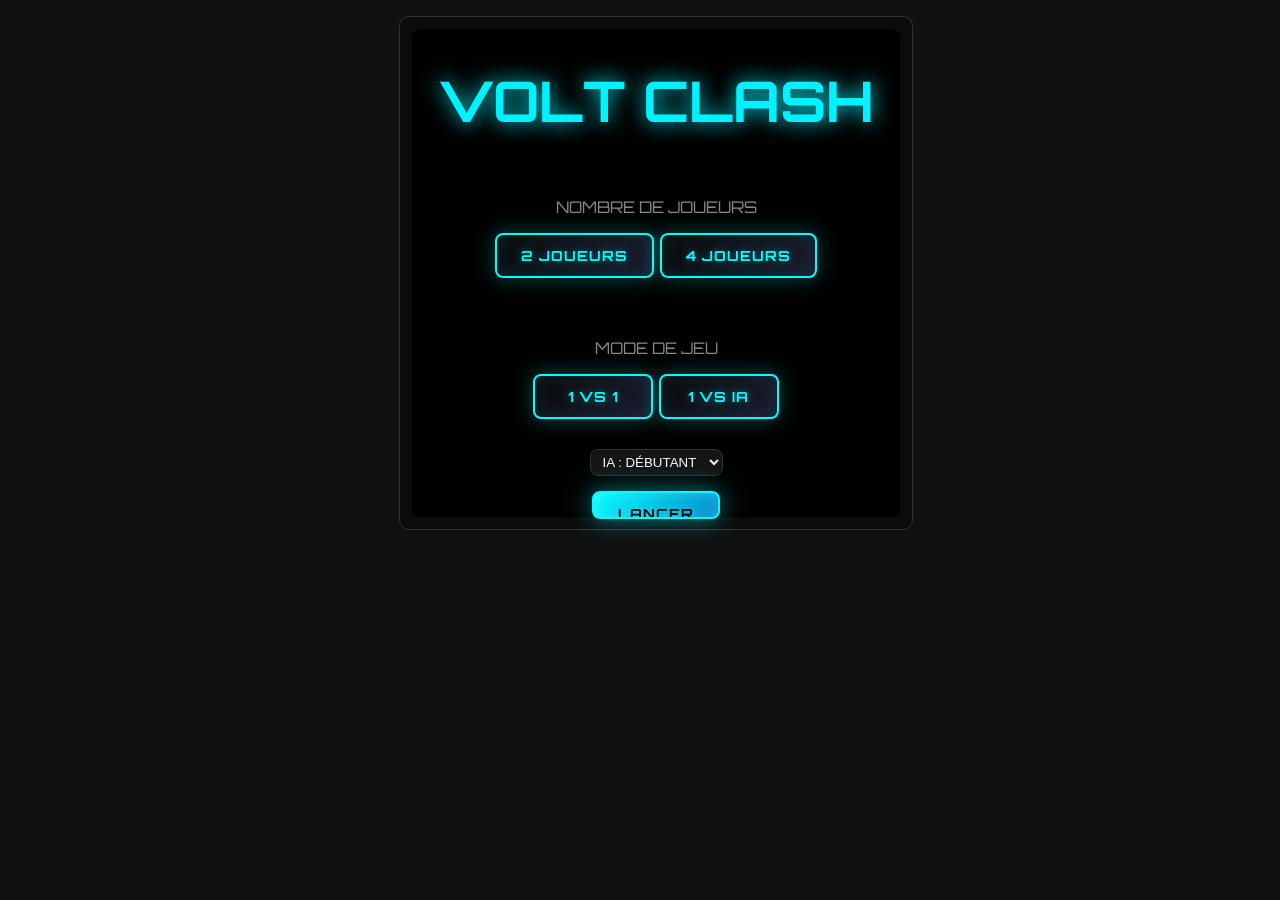
<file: voltclashprosuper.html>
<!doctype html>
<html lang="fr">
<head>
  <head>
  <meta charset="UTF-8">
  <title>Volt Clash</title>
  <link href="https://fonts.googleapis.com/css2?family=Orbitron:wght@700&family=Press+Start+2P&display=swap" rel="stylesheet">

  <meta charset="utf-8" />
  <meta name="viewport" content="width=device-width,initial-scale=1" />
  <title>Combat Électrique — V4 Final (30×30)</title>
  <style>
    /* ================================
       BOUTONS FUTURISTES - VOLT CLASH
       ================================ */

    /* Style principal des boutons */
    .futuristic-btn {
      font-family: 'Orbitron', monospace;
      font-weight: 700;
      font-size: 14px;
      letter-spacing: 1px;
      text-transform: uppercase;
      
      /* Fond sombre et bordure */
      background: linear-gradient(135deg, #0a0a0a 0%, #1a1a2e 100%);
      border: 2px solid #00ffff;
      border-radius: 8px;
      
      /* Dimensions et espacement */
      padding: 12px 24px;
      min-width: 120px;
      
      /* Texte */
      color: #00ffff;
      text-shadow: 0 0 10px rgba(0, 255, 255, 0.5);
      
      /* Curseur et transition */
      cursor: pointer;
      transition: all 0.3s cubic-bezier(0.4, 0, 0.2, 1);
      
      /* Position relative pour les pseudo-éléments */
      position: relative;
      overflow: hidden;
      
      /* Effet de base */
      box-shadow: 
        0 0 20px rgba(0, 255, 255, 0.3),
        inset 0 0 20px rgba(0, 255, 255, 0.1);
    }

    /* Effet de survol (hover) */
    .futuristic-btn:disabled {
      opacity: 0.5 !important;
      cursor: not-allowed !important;
      pointer-events: none !important;
      transform: none !important;
      box-shadow: 
        0 0 10px rgba(0, 255, 255, 0.1),
        inset 0 0 10px rgba(0, 255, 255, 0.05) !important;
    }
    
    .futuristic-btn:disabled:hover {
      background: linear-gradient(135deg, #0a0a0a 0%, #1a1a2e 100%) !important;
    }
    
    .futuristic-btn:hover {
      background: linear-gradient(135deg, #1a1a2e 0%, #16213e 100%);
      border-color: #00ffff;
      color: #ffffff;
      
      /* Lueur accentuée au survol */
      box-shadow: 
        0 0 30px rgba(0, 255, 255, 0.6),
        0 0 60px rgba(0, 255, 255, 0.4),
        inset 0 0 30px rgba(0, 255, 255, 0.2);
      
      transform: translateY(-2px);
    }

    /* Effet de clic (active) */
    .futuristic-btn:active {
      transform: translateY(0) scale(0.98);
      box-shadow: 
        0 0 15px rgba(0, 255, 255, 0.4),
        inset 0 0 20px rgba(0, 255, 255, 0.3);
    }

    /* Variante pour bouton principal */
    .futuristic-btn.primary {
      background: linear-gradient(135deg, #00ffff 0%, #0088cc 100%);
      color: #0a0a0a;
      border-color: #00ffff;
      
      box-shadow: 
        0 0 25px rgba(0, 255, 255, 0.5),
        inset 0 0 15px rgba(255, 255, 255, 0.2);
    }

    .futuristic-btn.primary:hover {
      background: linear-gradient(135deg, #00ffff 0%, #00aaff 100%);
      box-shadow: 
        0 0 40px rgba(0, 255, 255, 0.8),
        0 0 80px rgba(0, 255, 255, 0.4),
        inset 0 0 25px rgba(255, 255, 255, 0.3);
    }

    /* Variante pour bouton danger */
    .futuristic-btn.danger {
      background: linear-gradient(135deg, #0a0a0a 0%, #2e0a0a 100%);
      border-color: #ff0040;
      color: #ff0040;
      
      box-shadow: 
        0 0 20px rgba(255, 0, 64, 0.3),
        inset 0 0 20px rgba(255, 0, 64, 0.1);
    }

    .futuristic-btn.danger:hover {
      background: linear-gradient(135deg, #2e0a0a 0%, #3e0a0a 100%);
      box-shadow: 
        0 0 30px rgba(255, 0, 64, 0.6),
        0 0 60px rgba(255, 0, 64, 0.4),
        inset 0 0 30px rgba(255, 0, 64, 0.2);
    }

    /* Animation de pulsation subtile */
    @keyframes pulse {
      0%, 100% {
        box-shadow: 
          0 0 20px rgba(0, 255, 255, 0.3),
          inset 0 0 20px rgba(0, 255, 255, 0.1);
      }
      50% {
        box-shadow: 
          0 0 25px rgba(0, 255, 255, 0.4),
          inset 0 0 25px rgba(0, 255, 255, 0.15);
      }
    }

    /* Effet de pulsation pour les boutons importants */
    .futuristic-btn.pulse {
      animation: pulse 2s infinite;
    }

    /* Style par défaut pour tous les boutons */
    button {
      font-family: 'Orbitron', monospace;
      font-weight: 700;
      font-size: 14px;
      letter-spacing: 1px;
      text-transform: uppercase;
      cursor: pointer;
      transition: all 0.3s cubic-bezier(0.4, 0, 0.2, 1);
      position: relative;
      overflow: hidden;
    }

    /* S'assurer que les boutons sans classe ont un style de base */
    button:not(.futuristic-btn) {
      background: linear-gradient(135deg, #0a0a0a 0%, #1a1a2e 100%);
      border: 2px solid #00ffff;
      border-radius: 8px;
      padding: 12px 24px;
      min-width: 120px;
      color: #00ffff;
      text-shadow: 0 0 10px rgba(0, 255, 255, 0.5);
      box-shadow: 
        0 0 20px rgba(0, 255, 255, 0.3),
        inset 0 0 20px rgba(0, 255, 255, 0.1);
    }

    button:not(.futuristic-btn):hover {
      background: linear-gradient(135deg, #1a1a2e 0%, #16213e 100%);
      border-color: #00ffff;
      color: #ffffff;
      box-shadow: 
        0 0 30px rgba(0, 255, 255, 0.6),
        0 0 60px rgba(0, 255, 255, 0.4),
        inset 0 0 30px rgba(0, 255, 255, 0.2);
      transform: translateY(-2px);
    }

    button:not(.futuristic-btn):active {
      transform: translateY(0) scale(0.98);
      box-shadow: 
        0 0 15px rgba(0, 255, 255, 0.4),
        inset 0 0 20px rgba(0, 255, 255, 0.3);
    }
    body { 
      margin:0; 
      background:#111; 
      color:#eee; 
      font-family:system-ui, Arial, sans-serif;
      display: flex;
      flex-direction: column;
      align-items: center; /* Centrer horizontalement */
      min-height: 100vh;
    }
    .wrap { 
      max-width: 1450px; 
      margin: 0 auto; 
      padding: 16px; 
      width: 100%;
      text-align: center; /* Centrer le contenu */
    }
    .top { display:flex; gap:12px; align-items:center; flex-wrap:wrap; }
    .panel { display:flex; gap:10px; align-items:center; flex-wrap:wrap; }
    .badge { padding:6px 10px; border:1px solid #333; border-radius:999px; background:#151515; font-size:14px; }
    .note { color:#cfcfcf; font-size:14px; line-height:1.45; margin:10px 0 12px 0; }
    
    /* MODIFICATION ICI : On ajoute position: relative pour que le menu se cale bien */
    .sheet { 
      background:#0b0b0b; 
      border:1px solid #333; 
      border-radius: 10px; 
      padding: 12px; 
      position: relative; 
      display: inline-block; /* Pour que le cadre épouse la taille du jeu */
      margin: 0 auto; /* Centrer la sheet */
    }

    canvas { 
      width: auto; 
      max-width: 100%; 
      height: auto; 
      display: block; 
      background:#0b0b0b; 
      border-radius:8px; 
      margin: 0 auto; /* Centrer horizontalement */
    }
    .help { margin-top:10px; color:#cfcfcf; font-size:13px; line-height:1.55; }
    .warn { color:#ffcf7a; }
    .ok { color:#9dffb6; }
    code { background:#1b1b1b; padding:2px 6px; border-radius:6px; border:1px solid #2b2b2b; }

    .players { 
      display:flex; 
      gap:10px; 
      flex-wrap:wrap; 
      align-items:center; 
      justify-content: center; /* Centrer horizontalement */
      margin: 10px 0;
    }
    .pchip { padding:6px 10px; border-radius:999px; border:1px solid #333; background:#151515; font-size:13px; display:flex; align-items:center; gap:8px; }
    .dot { width:10px; height:10px; border-radius:999px; display:inline-block; }
    select { background:#151515; color:#eee; border:1px solid #333; border-radius:8px; padding:4px 8px; }

    /* --- TON NOUVEAU CODE CSS POUR LE MENU --- */
    .menu-overlay {
      position: absolute;
      top: 12px; left: 12px; /* On s'aligne sur le padding de la .sheet */
      right: 12px; bottom: 12px;
      background: rgba(0, 0, 0, 0.9);
      display: flex; flex-direction: column;
      align-items: center; justify-content: center;
      z-index: 100;
      border-radius: 8px;
    }

    .glow-text {
      font-family: 'Orbitron', sans-serif;
      color: #00f2ff;
      text-shadow: 0 0 20px #00f2ff;
      font-size: 3.5rem;
      margin-bottom: 30px;
    }

    .game-title-main {
      font-family: 'Orbitron', sans-serif;
      color: #00f2ff;
      text-shadow: 0 0 20px #00f2ff;
      font-size: 2.5rem;
      margin: 15px 0;
      text-align: center;
    }

    .menu-section { margin: 15px; text-align: center; }
    .menu-section h3 { font-family: 'Orbitron', sans-serif; font-size: 0.9rem; color: #888; margin-bottom: 10px; }
</style>
  
</head>
<body>

<div class="wrap">
  <!-- Badges joueurs cachés quand le menu est affiché -->
  <div class="players" id="playersRow" style="display: none;"></div>
  
  <!-- Titre et contrôles cachés quand le menu est affiché -->
  <div class="top" id="gameControls" style="display: none;">
    <h2 class="game-title-main">VOLT CLASH</h2>
    <div class="panel" style="justify-content: center;">
      <button class="futuristic-btn small" id="endturn">W = Fin de tour</button>
      <button class="futuristic-btn danger small" id="reset">Réinitialiser</button>
      <button class="futuristic-btn small" id="togglebg">Fond: Noir</button>
      <button class="futuristic-btn small" id="toggleExpert">IA: Normal</button>
      <button class="futuristic-btn small" id="menu">ESC = Menu</button>
    </div>
  </div>

  <div class="sheet">
    <div id="main-menu" class="menu-overlay">
  <h1 class="glow-text">VOLT CLASH</h1>
  
  <div class="menu-section">
    <p style="color: #888; font-family: Orbitron;">NOMBRE DE JOUEURS</p>
    <button id="btn-2players" class="futuristic-btn" onclick="setPlayerCount(2)">2 JOUEURS</button>
    <button id="btn-4players" class="futuristic-btn" onclick="setPlayerCount(4)">4 JOUEURS</button>
    <p id="player-count-display" style="color: #00ffff; font-family: Orbitron; margin-top: 10px; font-size: 14px;"></p>
  </div>

  <div class="menu-section">
    <p style="color: #888; font-family: Orbitron;">MODE DE JEU</p>
    <button class="futuristic-btn" onclick="setGameMode('pvp')">1 VS 1</button>
    <button class="futuristic-btn" onclick="setGameMode('pve')">1 VS IA</button>
  </div>

  <div class="menu-section">
    <select id="ai-difficulty">
      <option value="beginner">IA : DÉBUTANT</option>
      <option value="expert">IA : EXPERT</option>
    </select>
  </div>

  <button class="futuristic-btn primary pulse" onclick="startGame()">LANCER</button>
</div>
    <canvas id="c"></canvas>
  </div>

  <div class="help" id="status"></div>
</div>

<script>
// Variables globales définies en dehors de l'IIFE
let GRID_CELLS = 20;
let NODES = 21;
let PLAYER_COUNT = 4;
let displayW, displayH;

(() => {
  // ----------------------------
  // Config
  // ----------------------------
  // GRID_CELLS, NODES, PLAYER_COUNT sont déjà définies globalement
  const BASE_CELLS = 2;          // base = 3x3 nœuds
  const MOVES_PER_TURN = 5;

  const CELL_PX = 22;
  const MARGIN_PX = 24;

  // Halo plus intense
  const HALO_WIDE = 11;
  const HALO_THIN = 3.4;
  const HALO_ALPHA_WIDE = 0.22;
  const HALO_ALPHA_THIN = 0.38;

  // IA: seuil de "menace" (défense si ennemi trop proche de la base)
  const DEFENSE_RADIUS = 7;              // en nœuds (Manhattan approximé via dist2)
  const DEFENSE_RADIUS2 = DEFENSE_RADIUS * DEFENSE_RADIUS;

  // IA: zone bouclier autour de base (nœuds proches à privilégier)
  const SHIELD_RADIUS = 5;
  const SHIELD_RADIUS2 = SHIELD_RADIUS * SHIELD_RADIUS;

  const PLAYERS = [
    { id:"A", color:"#ff5d5d", name:"A (Rouge)" }, // TL
    { id:"B", color:"#3ddc84", name:"B (Vert)"  }, // BR
    { id:"C", color:"#ffd84d", name:"C (Jaune)" }, // TR
    { id:"D", color:"#4da6ff", name:"D (Bleu)"  }, // BL
  ];

  // Par défaut : 1 humain + 3 IA
  const control = new Map([
    ["A", "HUMAN"],
    ["B", "AI"],
    ["C", "AI"],
    ["D", "AI"],
  ]);



// ----------------------------
// Mode IA Expert (Beam Search) — toggle
// ----------------------------
let expertMode = false; // false = IA normale (scoring simple), true = Beam Search
const AI_BEAM = {
  depth: 3,           // lookahead (coups simulés du même joueur dans son tour)
  beamWidth: 18,      // K
  maxBranch: 50,      // top-N coups évalués par niveau
  wAttack: 1.0,
  wDefense: 0.25,
  tieNoise: 0.02      // brise les égalités
};
// ----------------------------
// IA profiles (styles différents)
// ----------------------------
// Chaque IA reçoit un profil distinct au reset, pour éviter les schémas identiques en début de partie.
// Les profils influencent : choix de cible, appétence CROSS vs CIRCLE, et mélange diagonale/ligne.
const AI_PROFILE_DEFS = {
  RAIDER:    { name:"RAIDER",    circleBiasAttack: 0.08, circleBiasDefense: 0.55, diagWeight: 0.55, lineWeight: 1.10, targetMode: "HUMAN_FIRST", noise: 1400 },
  BALANCED:  { name:"BALANCED",  circleBiasAttack: 0.12, circleBiasDefense: 0.62, diagWeight: 0.70, lineWeight: 1.00, targetMode: "NEAREST",     noise: 1200 },
  SWARM:     { name:"SWARM",     circleBiasAttack: 0.10, circleBiasDefense: 0.58, diagWeight: 0.85, lineWeight: 0.92, targetMode: "WEAKEST",     noise: 1700 },
  SIEGER:    { name:"SIEGER",    circleBiasAttack: 0.06, circleBiasDefense: 0.50, diagWeight: 0.45, lineWeight: 1.20, targetMode: "RANDOM_ROTATE", noise: 1500 },
};
const aiProfile = new Map();          // pid -> profile object
const aiTargetOverride = new Map();   // pid -> targetPid (pour RANDOM_ROTATE)

function shuffle(arr){
  for (let i = arr.length - 1; i > 0; i--){
    const j = Math.floor(Math.random() * (i + 1));
    [arr[i], arr[j]] = [arr[j], arr[i]];
  }
  return arr;
}

function assignAIProfiles(){
  const pool = shuffle(Object.keys(AI_PROFILE_DEFS).slice());
  for (const p of PLAYERS){
    if (control.get(p.id) !== "AI") continue;
    const key = pool.length ? pool.pop() : "BALANCED";
    aiProfile.set(p.id, AI_PROFILE_DEFS[key]);
    aiTargetOverride.delete(p.id);
  }
  // Si plusieurs IA et pool insuffisant, on mélange quand même via noise/target rotate.
}

function marksCount(pid){
  let c = 0;
  for (const m of marks.values()) if (m.owner === pid) c++;
  return c;
}

function chooseTargetPid(pid, prof){
  const aliveEnemies = PLAYERS.map(p => p.id).filter(id => id !== pid && alive.get(id));
  if (!aliveEnemies.length) return null;

  if (prof.targetMode === "HUMAN_FIRST"){
    if (alive.get("A") && pid !== "A") return "A";
    // fallback nearest
  }

  if (prof.targetMode === "WEAKEST"){
    let best = null, bestVal = Infinity;
    for (const eid of aliveEnemies){
      const v = marksCount(eid); // moins de présence => plus faible
      if (v < bestVal) { bestVal = v; best = eid; }
    }
    return best || aliveEnemies[0];
  }

  if (prof.targetMode === "RANDOM_ROTATE"){
    // Garde une cible quelques tours : évite que toutes les IA convergent pareil
    const keep = aiTargetOverride.get(pid);
    if (keep && alive.get(keep)) return keep;
    const pick = aliveEnemies[Math.floor(Math.random() * aliveEnemies.length)];
    aiTargetOverride.set(pid, pick);
    return pick;
  }

  // NEAREST (par défaut)
  const selfStart = startNodeFor(pid);
  let best = null, bestD2 = Infinity;
  for (const eid of aliveEnemies){
    const c = baseCenter(eid);
    const d2 = dist2(selfStart, c);
    if (d2 < bestD2) { bestD2 = d2; best = eid; }
  }
  return best || aliveEnemies[0];
}

function opponentTargetPoint(pid, prof) {
  const p = prof || aiProfile.get(pid) || AI_PROFILE_DEFS.BALANCED;
  const tPid = chooseTargetPid(pid, p);
  return tPid ? baseCenter(tPid) : { ix: Math.floor(NODES/2), iy: Math.floor(NODES/2) };
}

  
  // ----------------------------
  // Plateau background (toggle noir/blanc)
  // ----------------------------
  let boardBg = "#0b0b0b"; // fond actuel du plateau
  function toggleBoardBg(){
    boardBg = (boardBg === "#0b0b0b") ? "#ffffff" : "#0b0b0b";
    updateBgButton();
    const exBtn = document.getElementById('toggleExpert');
    if (exBtn) exBtn.textContent = expertMode ? 'IA: Expert' : 'IA: Normal';
    requestRedraw();
  }
  function updateBgButton(){
    const btn = document.getElementById("togglebg");
    if (!btn) return;
    btn.textContent = (boardBg === "#0b0b0b") ? "Fond: Noir" : "Fond: Blanc";
  }
  // Toggle Expert AI (Beam Search)
  function toggleExpertMode(){
    expertMode = !expertMode;
    const btn = document.getElementById("toggleExpert");
    if (btn) btn.textContent = expertMode ? "IA: Expert" : "IA: Normal";
    message = expertMode ? "Mode Expert (Beam) activé." : "Mode Normal activé.";
    setBadges();
    requestRedraw();
    // si c'est au tour d'une IA, relancer proprement
    if (!gameOver && control.get(currentPlayerId()) === "AI") scheduleAITick(110);
  }


// ----------------------------
  // Configuration du jeu
  // ----------------------------
  function setPlayerCount(count) {
    PLAYER_COUNT = count;
    
    // Adapter la taille de la grille
    if (count === 2) {
      GRID_CELLS = 20;  // Grille 20x20 pour 2 joueurs
    } else {
      GRID_CELLS = 30;  // Grille 30x30 pour 4 joueurs
    }
    NODES = GRID_CELLS + 1;
    
    // Gérer le grisé des boutons (mais permettre de cliquer pour changer d'avis)
    const btn2Players = document.getElementById('btn-2players');
    const btn4Players = document.getElementById('btn-4players');
    
    if (count === 2) {
      // Mode 2 joueurs : griser le bouton 4 joueurs mais permettre le clic
      btn2Players.style.opacity = '1';
      btn2Players.style.cursor = 'pointer';
      
      btn4Players.style.opacity = '0.5';
      btn4Players.style.cursor = 'pointer'; // Garder pointer pour permettre le clic
    } else {
      // Mode 4 joueurs : griser le bouton 2 joueurs mais permettre le clic
      btn4Players.style.opacity = '1';
      btn4Players.style.cursor = 'pointer';
      
      btn2Players.style.opacity = '0.5';
      btn2Players.style.cursor = 'pointer'; // Garder pointer pour permettre le clic
    }
    
    // Mettre à jour l'affichage du nombre de joueurs
    const display = document.getElementById('player-count-display');
    if (display) {
      display.textContent = `Mode ${PLAYER_COUNT} joueurs sélectionné`;
    }
    
    // Nettoyage COMPLET pour éviter les conflits
    marks.clear();
    walls.clear();
    
    // Réinitialiser tous les curseurs
    for (const p of PLAYERS) {
      cursors.set(p.id, { ...startNodeFor(p.id) });
    }
    
    // Mettre à jour les contrôles par défaut
    for (const p of PLAYERS.slice(0, PLAYER_COUNT)) {
      const sel = document.getElementById(`control-${p.id}`);
      if (sel) sel.value = control.get(p.id);
      control.set("D", "AI");
    }
    
    // Forcer la réinitialisation du canvas
    updateCanvasSize();
    
    // Redessiner si le jeu est en cours
    if (!gameOver) {
      requestRedraw();
    }
  }

  function setGameMode(mode) {
    if (PLAYER_COUNT === 2) {
      if (mode === 'pvp') {
        // 1 vs 1
        control.set("A", "HUMAN");
        control.set("B", "HUMAN");
      } else if (mode === 'pve') {
        // 1 vs IA
        control.set("A", "HUMAN");
        control.set("B", "AI");
      }
    }
  }

  function startGame() {
    // Cacher le menu
    const menu = document.getElementById('main-menu');
    if (menu) {
      menu.style.display = 'none';
      menu.style.visibility = 'hidden';
      menu.style.pointerEvents = 'none';
      menu.style.opacity = '0';
    }
    
    // Afficher les éléments du jeu
    document.getElementById('playersRow').style.display = 'flex';
    document.getElementById('gameControls').style.display = 'block';
    
    // Mettre à jour la taille du canvas avant de démarrer
    updateCanvasSize();
    
    // Démarrer le jeu avec la version originale de reset
    gameOver = false;
    originalReset();
  }

  // Rendre les fonctions accessibles globalement
  window.setPlayerCount = setPlayerCount;
  window.setGameMode = setGameMode;
  window.startGame = startGame;
  window.updateCanvasSize = updateCanvasSize;

  function updateCanvasSize() {
    displayW = MARGIN_PX*2 + GRID_CELLS * CELL_PX;
    displayH = MARGIN_PX*2 + GRID_CELLS * CELL_PX;

    canvas.style.width = displayW + "px";
    canvas.style.height = displayH + "px";
    canvas.width = Math.round(displayW * dpr);
    canvas.height = Math.round(displayH * dpr);
    ctx.scale(dpr, dpr);
    
    // Redessiner si le jeu est en cours
    if (!gameOver && marks.size > 0) {
      requestRedraw();
    }
  }

  // ----------------------------
  // Banner
  // ----------------------------
  const banner = document.getElementById("banner");
  const bTitle = document.getElementById("bTitle");
  const bSub = document.getElementById("bSub");
  let bannerTimer = null;
  function showBanner(title, sub, color="#eee") {
    bTitle.textContent = title;
    bSub.textContent = sub || "";
    bTitle.style.color = color;
    banner.classList.remove("show");
    void banner.offsetWidth;
    banner.classList.add("show");
    clearTimeout(bannerTimer);
    bannerTimer = setTimeout(() => banner.classList.remove("show"), 1400);
  }

  // ----------------------------
  // Geometry
  // ----------------------------
 function baseRectFor(pid){
  if (PLAYER_COUNT === 2) {
    // Mode 2 joueurs : coins opposés
    switch(pid){
      case "A": return { ix: 0, iy: 0, cells: BASE_CELLS };                    // Haut gauche
      case "B": return { ix: NODES - BASE_CELLS - 1, iy: NODES - BASE_CELLS - 1, cells: BASE_CELLS }; // Bas droite
      case "C": return { ix: 0, iy: 0, cells: BASE_CELLS };                    // Non utilisé en mode 2 joueurs
      case "D": return { ix: 0, iy: 0, cells: BASE_CELLS };                    // Non utilisé en mode 2 joueurs
    }
  } else {
    // Mode 4 joueurs : configuration originale
    switch(pid){
      case "A": return { ix: 0, iy: 0, cells: BASE_CELLS };
      case "B": return { ix: NODES - BASE_CELLS - 1, iy: NODES - BASE_CELLS - 1, cells: BASE_CELLS };
      case "C": return { ix: NODES - BASE_CELLS - 1, iy: 0, cells: BASE_CELLS };
      case "D": return { ix: 0, iy: NODES - BASE_CELLS - 1, cells: BASE_CELLS };
    }
  }
}
  function baseCenter(pid){
    const b = baseRectFor(pid);
    return { ix: b.ix + 1, iy: b.iy + 1 }; // centre du 3x3
  }
  function startNodeFor(pid){
    // nœud adjacent vers centre (diagonale)
    const b = baseRectFor(pid);
    const step = b.cells + 1; // 3
    if (pid === "A") return { ix: b.ix + step, iy: b.iy + step };
    if (pid === "B") return { ix: b.ix - 1,    iy: b.iy - 1 };
    if (pid === "C") return { ix: b.ix - 1,    iy: b.iy + step };
    if (pid === "D") return { ix: b.ix + step, iy: b.iy - 1 };
    return { ix: 0, iy: 0 };
  }

  // ----------------------------
  // Canvas
  // ----------------------------
  const canvas = document.getElementById("c");
  const ctx = canvas.getContext("2d");
  const dpr = window.devicePixelRatio || 1;

  let displayW = MARGIN_PX*2 + GRID_CELLS * CELL_PX;
  let displayH = MARGIN_PX*2 + GRID_CELLS * CELL_PX;

  canvas.style.width = displayW + "px";
  canvas.style.height = displayH + "px";
  canvas.width = Math.round(displayW * dpr);
  canvas.height = Math.round(displayH * dpr);
  ctx.scale(dpr, dpr);

  function nodeToPx(ix, iy) { return { x: MARGIN_PX + ix * CELL_PX, y: MARGIN_PX + iy * CELL_PX }; }
  function keyOf(ix, iy) { return `${ix},${iy}`; }
  function parseKey(k) { const [ix,iy] = k.split(",").map(Number); return {ix,iy}; }
  function clamp(v, lo, hi) { return Math.max(lo, Math.min(hi, v)); }
  function dist2(a,b){ const dx=a.ix-b.ix, dy=a.iy-b.iy; return dx*dx+dy*dy; }

  // ----------------------------
  // Mouse -> node (snap)
  // ----------------------------
  function mouseToNode(clientX, clientY){
    const rect = canvas.getBoundingClientRect();
    const x = clientX - rect.left;
    const y = clientY - rect.top;
    const ix = clamp(Math.round((x - MARGIN_PX) / CELL_PX), 0, NODES - 1);
    const iy = clamp(Math.round((y - MARGIN_PX) / CELL_PX), 0, NODES - 1);
    return { ix, iy };
  }


  const dirs8 = [
    {dx: 1, dy: 0}, {dx:-1, dy: 0}, {dx: 0, dy: 1}, {dx: 0, dy:-1},
    {dx: 1, dy: 1}, {dx: 1, dy:-1}, {dx:-1, dy: 1}, {dx:-1, dy:-1},
  ];
  const neigh4 = [
    {dx: 1, dy: 0}, {dx:-1, dy: 0}, {dx: 0, dy: 1}, {dx: 0, dy:-1},
  ];

  // ----------------------------
  // State
  // ----------------------------
  const marks = new Map(); // nodeKey -> { owner, kind:"X"|"O" }
  const walls = new Map(); // edgeKey -> owner (derived from O-O)

  const alive = new Map(PLAYERS.map(p => [p.id, true]));
  const started = new Map(PLAYERS.map(p => [p.id, false]));

  let currentIdx = 0;
  let movesLeft = MOVES_PER_TURN;
  let message = "";
  let gameOver = false;

  const cursors = new Map(PLAYERS.map(p => [p.id, { ...startNodeFor(p.id) } ]));

  function playerById(pid){ return PLAYERS.find(p => p.id === pid); }
  function currentPlayerId(){ 
    // Ne considérer que les joueurs actifs selon PLAYER_COUNT
    let activePlayers = PLAYERS.slice(0, PLAYER_COUNT);
    return activePlayers[currentIdx].id; 
  }
  function currentPlayer(){ return playerById(currentPlayerId()); }
  function activeCursor(){ return cursors.get(currentPlayerId()); }

  // IA scheduler (anti-blocage)
  let aiTimer = null;
  function stopAI() {
    if (aiTimer) { clearTimeout(aiTimer); aiTimer = null; }
  }

  // ----------------------------
  // Base helpers
  // ----------------------------
  function inBase(ix, iy, base) {
    return ix >= base.ix && ix <= base.ix + base.cells && iy >= base.iy && iy <= base.iy + base.cells;
  }
  function isOwnBase(pid, ix, iy){
    if (!alive.get(pid)) return false;
    return inBase(ix, iy, baseRectFor(pid));
  }
  function baseOwnerAt(ix, iy) {
    for (const p of PLAYERS) {
      if (!alive.get(p.id)) continue;
      if (inBase(ix, iy, baseRectFor(p.id))) return p.id;
    }
    return null;
  }

  // ----------------------------
  // Walls
  // ----------------------------
  function edgeKey(a, b) {
    const k1 = keyOf(a.ix, a.iy);
    const k2 = keyOf(b.ix, b.iy);
    return (k1 < k2) ? `${k1}|${k2}` : `${k2}|${k1}`;
  }

  function rebuildWallsFromCircles() {
    // Sauvegarder les anciens murs pour comparaison
    const oldWalls = new Map(walls);
    
    // Calculer l'état de connectivité AVANT pour tous les joueurs
    const connectivityBefore = new Map();
    for (const playerId of ['A', 'B', 'C', 'D']) {
      if (!alive.get(playerId)) continue;
      connectivityBefore.set(playerId, computePoweredSetWithWalls(playerId, oldWalls));
    }
    
    // Reconstruire les nouveaux murs
    walls.clear();
    let newWallCount = 0;
    
    for (const [k, m] of marks.entries()) {
      if (m.kind !== "O") continue;
      const a = parseKey(k);
      for (const d of neigh4) {
        const b = { ix: a.ix + d.dx, iy: a.iy + d.dy };
        if (b.ix < 0 || b.iy < 0 || b.ix >= NODES || b.iy >= NODES) continue;
        const mb = marks.get(keyOf(b.ix, b.iy));
        if (!mb) continue;
        if (mb.kind === "O" && mb.owner === m.owner) {
          const edgeK = edgeKey(a, b);
          walls.set(edgeK, m.owner);
          
          // Vérifier si c'est un NOUVEAU mur
          if (!oldWalls.has(edgeK)) {
            newWallCount++;
            console.log(`NOUVEAU mur créé: ${edgeK} par joueur ${m.owner}`);
          }
        }
      }
    }
    
    // Si de NOUVEAUX murs ont été créés, vérifier s'ils coupent réellement des connexions
    if (newWallCount > 0) {
      console.log(`${newWallCount} NOUVEAUX murs créés, vérification des déconnexions...`);
      
      // Calculer l'état de connectivité APRÈS
      const connectivityAfter = new Map();
      for (const playerId of ['A', 'B', 'C', 'D']) {
        if (!alive.get(playerId)) continue;
        connectivityAfter.set(playerId, computePoweredSetWithWalls(playerId, walls));
      }
      
      // Vérifier si des joueurs ont perdu des connexions
      let hasDisconnection = false;
      for (const playerId of ['A', 'B', 'C', 'D']) {
        if (!alive.get(playerId)) continue;
        
        const before = connectivityBefore.get(playerId) || new Set();
        const after = connectivityAfter.get(playerId) || new Set();
        
        console.log(`Joueur ${playerId}: avant=${before.size}, après=${after.size}`);
        
        // Vérifier si des marques ont perdu leur connexion
        for (const [k, m] of marks.entries()) {
          if (m.owner === playerId && before.has(k) && !after.has(k)) {
            console.log(`DÉCONNEXION RÉELLE: marque ${k} du joueur ${playerId} a perdu sa connexion`);
            hasDisconnection = true;
            break;
          }
        }
      }
      
      // Jouer le son seulement s'il y a eu une déconnexion réelle
      if (hasDisconnection) {
        console.log("DÉCONNEXION CONFIRMÉE - jeu du son MP3");
        soundSystem.playCircuitDisconnect();
      } else {
        console.log("Pas de déconnexion réelle - pas de son");
      }
    }
  }

  function isBlockedByEnemyWall(from, to, pid, dx, dy) {
    const isOrth = (Math.abs(dx) + Math.abs(dy)) === 1;
    if (!isOrth) return false;
    const ek = edgeKey(from, to);
    const owner = walls.get(ek);
    if (!owner) return false;
    return owner !== pid;
  }

  // ----------------------------
  // Conduction model
  // ----------------------------
  function conductiveForPlayer(ix, iy, pid) {
    const k = keyOf(ix, iy);
    const m = marks.get(k);
    if (m && m.owner === pid) return true;
    if (!alive.get(pid)) return false;
    return inBase(ix, iy, baseRectFor(pid));
  }

  function computePoweredSet(pid) {
    const powered = new Set();
    const q = [];
    if (!alive.get(pid)) return powered;

    const base = baseRectFor(pid);
    for (let y = base.iy; y <= base.iy + base.cells; y++) {
      for (let x = base.ix; x <= base.ix + base.cells; x++) {
        const k = keyOf(x, y);
        powered.add(k);
        q.push({ix:x, iy:y});
      }
    }

    while (q.length) {
      const cur = q.shift();
      for (const d of dirs8) {
        const nx = cur.ix + d.dx;
        const ny = cur.iy + d.dy;
        if (nx < 0 || ny < 0 || nx >= NODES || ny >= NODES) continue;

        if (!conductiveForPlayer(nx, ny, pid)) continue;
        if (isBlockedByEnemyWall(cur, {ix:nx, iy:ny}, pid, d.dx, d.dy)) continue;

        const nk = keyOf(nx, ny);
        if (powered.has(nk)) continue;
        powered.add(nk);
        q.push({ix:nx, iy:ny});
      }
    }
    return powered;
  }

  function hasAdjacentFriendlyOrBase(pid, ix, iy) {
    if (!alive.get(pid)) return false;
    const base = baseRectFor(pid);
    for (const d of dirs8) {
      const nx = ix + d.dx, ny = iy + d.dy;
      if (nx < 0 || ny < 0 || nx >= NODES || ny >= NODES) continue;
      if (inBase(nx, ny, base)) return true;
      const m = marks.get(keyOf(nx, ny));
      if (m && m.owner === pid) return true;
    }
    return false;
  }

  // ----------------------------
  // Move legality
  // ----------------------------
  function canPlaceCross(pid, ix, iy) {
    if (gameOver || !alive.get(pid)) return false;
    const k = keyOf(ix, iy);
    if (marks.has(k)) return false;
    if (isOwnBase(pid, ix, iy)) return false;

    // must remain powered after placement
    marks.set(k, { owner: pid, kind:"X" });
    rebuildWallsFromCircles();
    const powered = computePoweredSet(pid);
    const ok = powered.has(k);
    marks.delete(k);
    rebuildWallsFromCircles();
    return ok;
  }

  function canCircle(pid, targetKey) {
    if (gameOver || !alive.get(pid)) return false;
    const t = marks.get(targetKey);
    if (!t) return false;
    if (t.owner === pid) return false;
    if (t.kind !== "X") return false;

    const {ix, iy} = parseKey(targetKey);
    if (!hasAdjacentFriendlyOrBase(pid, ix, iy)) return false;

    marks.set(targetKey, { owner: pid, kind:"O" });
    rebuildWallsFromCircles();
    const powered = computePoweredSet(pid);
    const ok = powered.has(targetKey);
    marks.set(targetKey, t);
    rebuildWallsFromCircles();
    return ok;
  }

  function placeCross(pid, ix, iy) {
    const k = keyOf(ix, iy);
    marks.set(k, { owner: pid, kind:"X" });
    started.set(pid, true);
    rebuildWallsFromCircles();
    return { ix, iy, key:k, kind:"X" };
  }

  function placeCircle(pid, key) {
    marks.set(key, { owner: pid, kind:"O" });
    started.set(pid, true);
    rebuildWallsFromCircles();
    const {ix, iy} = parseKey(key);
    return { ix, iy, key, kind:"O" };
  }

  // ----------------------------
  // Elimination (base by CROSS only)
  // ----------------------------
  function transferEliminatedPieces(elimPid, winnerPid) {
    for (const [k, m] of marks.entries()) {
      if (m.owner === elimPid) {
        marks.set(k, { owner: winnerPid, kind: m.kind });
      }
    }
    rebuildWallsFromCircles();
  }

  function eliminatePlayer(elimPid, eliminatorPid, reason) {
    if (!alive.get(elimPid)) return false;
    alive.set(elimPid, false);                // base disappears (not alive => not drawn, not conductive)
    transferEliminatedPieces(elimPid, eliminatorPid);

    // Afficher l'élimination dans le status au lieu du banner
    const statusDiv = document.getElementById('status');
    if (statusDiv) {
      statusDiv.innerHTML = `<span style="color: ${playerById(eliminatorPid).color}; font-weight: bold;">ÉLIMINATION : ${elimPid} éliminé par ${eliminatorPid} — ${reason}</span>`;
      // Effacer après 3 secondes
      setTimeout(() => {
        statusDiv.innerHTML = '';
      }, 3000);
    }
    return true;
  }

  function showVictoryAnimation(winner, color) {
    // Créer un élément pour l'animation avec CSS optimisé
    const victoryDiv = document.createElement('div');
    victoryDiv.id = 'victory-animation';
    victoryDiv.style.cssText = `
      position: fixed;
      top: 50%;
      left: 50%;
      transform: translate(-50%, -50%);
      font-family: 'Orbitron', sans-serif;
      font-size: 4rem;
      font-weight: bold;
      color: #9d4edd;
      text-shadow: 
        2px 2px 0 #000,
        -2px 2px 0 #000,
        2px -2px 0 #000,
        -2px -2px 0 #000,
        0 0 30px #9d4edd, 
        0 0 60px #9d4edd;
      z-index: 1000;
      pointer-events: none; /* Éviter les interactions souris */
      will-change: transform, opacity; /* Optimisation GPU */
      animation: victoryPulse 1.5s ease-in-out; /* Réduit de 2s à 1.5s */
      text-align: center;
      -webkit-text-stroke: 2px black;
    `;
    victoryDiv.innerHTML = `Victoire<br>${winner}`;
    
    // Ajouter l'animation CSS optimisée
    const style = document.createElement('style');
    style.textContent = `
      @keyframes victoryPulse {
        0% { transform: translate(-50%, -50%) scale(0); opacity: 0; }
        50% { transform: translate(-50%, -50%) scale(1.2); opacity: 1; }
        100% { transform: translate(-50%, -50%) scale(1); opacity: 1; }
      }
    `;
    
    document.head.appendChild(style);
    document.body.appendChild(victoryDiv);
    
    // Nettoyer après 1.5 secondes au lieu de 3 secondes
    setTimeout(() => {
      if (document.getElementById('victory-animation')) {
        document.getElementById('victory-animation').remove();
      }
      if (style.parentNode) {
        style.parentNode.removeChild(style);
      }
    }, 1500); // Réduit de 3000ms à 1500ms
  }

  function checkVictory() {
    let activePlayers = PLAYERS.slice(0, PLAYER_COUNT);
    let aliveCount = 0, last = null;
    let eliminatedPlayer = null;
    
    for (const p of activePlayers) {
      if (alive.get(p.id)) { 
        aliveCount++; 
        last = p.id; 
      } else {
        eliminatedPlayer = p.id; // Le joueur qui vient d'être éliminé
      }
    }
    
    if (aliveCount <= 1) {
      gameOver = true;
      
      if (last) {
        // Créer une explosion sur la base du joueur éliminé (si applicable)
        if (eliminatedPlayer) {
          const basePos = startNodeFor(eliminatedPlayer);
          createElectricExplosion(basePos.ix, basePos.iy, 'large');
        }
        
        // Afficher l'animation de victoire
        showVictoryAnimation(last, playerById(last).color);
        message = `Victoire : ${last}`;
        
        // Arrêter l'animation des particules après 2 secondes (explosion éphémère)
        setTimeout(() => {
          console.log('Nettoyage des particules - Avant:', electricExplosion.particles.length);
          electricExplosion.particles = [];
          electricExplosion.shockwave = null;
          electricExplosion.isActive = false;
          console.log('Nettoyage des particules - Après:', electricExplosion.particles.length);
          
          // Forcer le rafraîchissement du canvas pour effacer les particules restantes
          requestRedraw();
        }, 2000);
      } else {
        showBanner("FIN", "Fin de partie.", "#eee");
        message = "Fin de partie.";
      }
      setBadges();
      requestRedraw();
      stopAI();
      return true;
    }
    return false;
  }

  function afterMove(actorPid, moveInfo) {
    if (gameOver) return;

    // Elimination ONLY if X is placed on an enemy base node
    if (moveInfo && moveInfo.kind === "X") {
      const owner = baseOwnerAt(moveInfo.ix, moveInfo.iy);
      if (owner && owner !== actorPid) {
        eliminatePlayer(owner, actorPid, "croix posée dans la base");
        if (checkVictory()) return;
      }
    }

    // No "coupure de courant" here (removed)
    checkVictory();
  }

  // ----------------------------
  // Turns / Scheduler
  // ----------------------------
  function nextAliveIndex(fromIdx) {
    let activePlayers = PLAYERS.slice(0, PLAYER_COUNT);
    for (let i = 1; i <= activePlayers.length; i++) {
      const idx = (fromIdx + i) % activePlayers.length;
      if (alive.get(activePlayers[idx].id)) return idx;
    }
    return fromIdx;
  }

  function endTurn(silent=false) {
    if (gameOver) return;
    stopAI();
    if (typeof clearDrag === 'function') clearDrag();

    currentIdx = nextAliveIndex(currentIdx);
    movesLeft = MOVES_PER_TURN;
    if (!silent) message = "";
    setBadges();
    requestRedraw();
    maybeStartAITurn();
  }

  function maybeStartAITurn() {
    if (gameOver) return;
    const pid = currentPlayerId();
    if (!alive.get(pid)) { endTurn(true); return; }
    if (control.get(pid) === "AI") {
      scheduleAITick(0);
    }
  }

  function scheduleAITick(ms) {
    stopAI();
    aiTimer = setTimeout(aiTick, ms);
  }

  // ----------------------------
  // Defensive AI
  // ----------------------------
  function getThreatInfo(defPid) {
    // Menace = distance la plus courte entre une pièce ennemie et le centre de la base defPid
    const c = baseCenter(defPid);
    let bestD2 = Infinity;
    let bestPos = null;

    for (const [k, m] of marks.entries()) {
      if (!alive.get(m.owner)) continue;
      if (m.owner === defPid) continue;  // only enemy pieces
      const pos = parseKey(k);
      const d2 = dist2(pos, c);
      if (d2 < bestD2) { bestD2 = d2; bestPos = pos; }
    }

    return { threatD2: bestD2, threatPos: bestPos, baseCenter: c };
  }

    function generateAICandidates(pid) {
    const powered = computePoweredSet(pid);

    const circles = [];
    for (const [k, m] of marks.entries()) {
      if (!alive.get(m.owner)) continue;
      if (m.kind === "X" && m.owner !== pid) {
        if (canCircle(pid, k)) circles.push({ type:"CIRCLE", key:k });
      }
    }

    const crosses = [];
    const seen = new Set();
    for (const pk of powered) {
      const a = parseKey(pk);
      for (const d of dirs8) {
        const nx = a.ix + d.dx, ny = a.iy + d.dy;
        if (nx < 0 || ny < 0 || nx >= NODES || ny >= NODES) continue;
        const kk = keyOf(nx, ny);
        if (seen.has(kk)) continue;
        seen.add(kk);
        if (marks.has(kk)) continue;
        if (!canPlaceCross(pid, nx, ny)) continue;
        crosses.push({ type:"CROSS", ix:nx, iy:ny });
      }
    }

    return { circles, crosses };
  }


  function hasOrthAdjacentOwnMark(pid, ix, iy){
    for (const d of neigh4){
      const nx = ix + d.dx, ny = iy + d.dy;
      if (nx < 0 || ny < 0 || nx >= NODES || ny >= NODES) continue;
      const m = marks.get(keyOf(nx, ny));
      if (m && m.owner === pid) return true;
    }
    return false;
  }
  function orthAdjOwnCount(pid, ix, iy){
    let c = 0;
    for (const d of neigh4){
      const nx = ix + d.dx, ny = iy + d.dy;
      if (nx < 0 || ny < 0 || nx >= NODES || ny >= NODES) continue;
      const m = marks.get(keyOf(nx, ny));
      if (m && m.owner === pid) c++;
    }
    return c;
  }

  // Encourage "straight-line" technique when it is useful (e.g., threading between enemy circles),
  // while still keeping a mild preference for diagonal (checker) placement by default.
  function lineTechniqueBonus(pid, ix, iy, target){
    const c = orthAdjOwnCount(pid, ix, iy);
    if (c <= 0) return 0;

    let bonus = 1800 * c; // reward extending an orthogonal chain
    if (target) {
      // Additional bonus when aligning toward a strategic point (threat or enemy base)
      if (ix === target.ix || iy === target.iy) bonus += 2200;
    }

    // Small penalty if it creates a rigid "cross junction" (too easy to wall off)
    if (c >= 2) bonus -= 900;
    return bonus;
  }

  function diagonalPreferenceBonus(ix, iy){
    // Motif en diagonale (damier) : évite les alignements qui facilitent la formation de murs adverses
    return ((((ix + iy) & 1) === 0) ? 2500 : 0);
  }

  function scoreMove(pid, mv, mode, threat, prof) {
    // capture de base ennemie = priorité absolue
    if (mv.type === "CROSS") {
      const owner = baseOwnerAt(mv.ix, mv.iy);
      if (owner && owner !== pid) return 1_000_000;
    }

    const myC = threat.baseCenter;
    const p = prof || aiProfile.get(pid) || AI_PROFILE_DEFS.BALANCED;
    const tgt = opponentTargetPoint(pid, p);

    if (mode === "DEFENSE") {
      // Défense : privilégier actions proches de sa base, surtout côté menace
      if (mv.type === "CIRCLE") {
        const pos = parseKey(mv.key);
        const nearBase = dist2(pos, myC);
        const towardThreat = threat.threatPos ? dist2(pos, threat.threatPos) : 999999;

        // voler près base est très fort
        let s = 200_000;
        s += (nearBase <= SHIELD_RADIUS2) ? 90_000 : 0;
        s += (nearBase <= DEFENSE_RADIUS2) ? 40_000 : 0;

        // bonus si le vol est près de la menace (pour casser une infiltration)
        s += (towardThreat <= 16) ? 30_000 : 0; // 4^2

        // un petit biais pour rester "compact"
        s -= nearBase * 6;
        return s;
      }

      if (mv.type === "CROSS") {
        const pos = { ix: mv.ix, iy: mv.iy };
        const nearBase = dist2(pos, myC);
        const towardThreat = threat.threatPos ? dist2(pos, threat.threatPos) : 999999;

        // En défense : on NE perd PAS de temps à "encercler" la base.
        // On place plutôt des croix dans l'axe de la menace (ou vers l'extérieur), et en diagonale (damier),
        // en évitant les alignements orthogonaux qui favorisent la formation de murs adverses.
        let s = 110_000;

        // priorité : casser l'infiltration (se rapprocher de la menace), pas coller à la base
        s += (towardThreat <= 25) ? 70_000 : 0;   // 5^2
        s += (towardThreat <= 9)  ? 55_000 : 0;   // 3^2

        // forte pénalité : croix trop proches de la base en mode défense (le "ring" est contre-productif)
        if (nearBase <= SHIELD_RADIUS2) s -= 120_000;
        else if (nearBase <= DEFENSE_RADIUS2) s -= 35_000;

        // pattern diagonal (par défaut)
        s += diagonalPreferenceBonus(mv.ix, mv.iy) * p.diagWeight;

        // évite les lignes (adjacence orthogonale à ses propres marques)
        s += lineTechniqueBonus(pid, mv.ix, mv.iy, threat.threatPos || myC) * p.lineWeight;

        // léger biais : ne pas s'éloigner infiniment (mais bien moins que l'ancien "bouclier")
        s -= nearBase * 6;

        return s;
      }
    }

    // Attaque (mode normal) — objectif: envahir une base (CROSS prioritaire).
    if (mv.type === "CIRCLE") {
      const pos = parseKey(mv.key);
      const d2 = dist2(pos, tgt);

      // Les cercles sont "tactiques" : utiles surtout près de la base cible (ou pour casser un verrou).
      // Loin de la base cible, c'est généralement une perte de tempo => pénalité.
      let s = 125_000 - Math.sqrt(d2) * 520; // décroît avec la distance
      if (d2 > 144) s -= 55_000;             // > 12 nœuds : trop loin
      if (d2 > 400) s -= 35_000;             // > 20 nœuds : encore moins logique

      // Biais profil: en attaque, on limite encore la fréquence des cercles
      s -= (1.0 - p.circleBiasAttack) * 45_000;

      return s;
    }

    if (mv.type === "CROSS") {
      const pos = { ix: mv.ix, iy: mv.iy };
      const d2 = dist2(pos, tgt);

      // Priorité claire : progresser vers la base cible
      let s = 95_000 - Math.sqrt(d2) * 620;

      // Motif diagonal (évite des murs faciles) — pondéré par profil
      s += diagonalPreferenceBonus(mv.ix, mv.iy) * p.diagWeight;

      // Technique en ligne: utile pour "passer" entre des ronds / prolonger une chaîne — pondéré
      s += lineTechniqueBonus(pid, mv.ix, mv.iy, tgt) * p.lineWeight;

      // Biais profil: plus le profil est "CROSS-first", plus on boost les croix en attaque
      s += (1.0 - p.circleBiasAttack) * 18_000;

      return s;
    }

    return -Infinity;
  }


function pickAIMoveNormal(pid) {
  const { circles, crosses } = generateAICandidates(pid);

  const prof = aiProfile.get(pid) || AI_PROFILE_DEFS.BALANCED;

  // Défense si menace proche
  const threat = getThreatInfo(pid);
  const mode = (threat.threatD2 <= DEFENSE_RADIUS2) ? "DEFENSE" : "ATTACK";

  const actions = [];
  for (const c of circles) actions.push(c);
  for (const x of crosses) actions.push(x);

  if (!actions.length) return { mv:null, mode, threat };

  // Sélection: on score TOUT et on choisit le meilleur (avec une petite part d'aléa par profil).
  // Objectif: envahir une base (attaque), et stopper une infiltration (défense).
  let best = null;
  let bestS = -Infinity;

  for (const mv of actions) {
    let s = scoreMove(pid, mv, mode, threat, prof);

    // Petit bruit pour éviter que toutes les IA prennent exactement les mêmes décisions
    s += (Math.random() - 0.5) * (prof.noise || 1200);

    // En ATTACK: limiter les cercles non tactiques (en plus du scoring) via un gate léger
    if (mode === "ATTACK" && mv.type === "CIRCLE") {
      if (Math.random() > (prof.circleBiasAttack || 0.10)) s -= 35_000;
    }
    // En DEFENSE: autoriser davantage les cercles
    if (mode === "DEFENSE" && mv.type === "CIRCLE") {
      if (Math.random() < (prof.circleBiasDefense || 0.60)) s += 8_000;
    }

    if (s > bestS) { bestS = s; best = mv; }
  }

  return { mv: best, mode, threat };
}
// ----------------------------
// IA Expert Beam Search (volet Expert)
// - chaque IA a déjà un profil différent via aiProfile (RAIDER/BALANCED/SWARM/SIEGER)
// - Beam Search simule plusieurs coups du même joueur (dans son tour) pour choisir le meilleur 1er coup.
// - Objectif prioritaire: envahir / couper le réseau adverse via ronds quand c'est opportuniste.
// ----------------------------

function cloneMarks(src){
  const m = new Map();
  for (const [k,v] of src.entries()) m.set(k, { owner: v.owner, kind: v.kind });
  return m;
}
function cloneSimpleMap(src){
  const m = new Map();
  for (const [k,v] of src.entries()) m.set(k, v);
  return m;
}

function rebuildWallsFromCircles_state(st) {
  st.walls.clear();
  for (const [k, m] of st.marks.entries()) {
    if (m.kind !== "O") continue;
    const a = parseKey(k);
    for (const d of neigh4) {
      const b = { ix: a.ix + d.dx, iy: a.iy + d.dy };
      if (b.ix < 0 || b.iy < 0 || b.ix >= NODES || b.iy >= NODES) continue;
      const mb = st.marks.get(keyOf(b.ix, b.iy));
      if (mb && mb.kind === "O" && mb.owner === m.owner) {
        const ek = edgeKey(a, b);
        st.walls.set(ek, m.owner);
      }
    }
  }
}

function isBlockedByEnemyWall_state(st, from, to, pid, dx, dy) {
  const isOrth = (Math.abs(dx) + Math.abs(dy)) === 1;
  if (!isOrth) return false;
  const ek = edgeKey(from, to);
  const owner = st.walls.get(ek);
  if (!owner) return false;
  return owner !== pid;
}

function conductiveForPlayer_state(st, ix, iy, pid) {
  const k = keyOf(ix, iy);
  const m = st.marks.get(k);
  if (m && m.owner === pid) return true;
  if (!st.alive.get(pid)) return false;
  return inBase(ix, iy, baseRectFor(pid));
}

function computePoweredSet_state(st, pid) {
  const powered = new Set();
  const q = [];
  if (!st.alive.get(pid)) return powered;

  const base = baseRectFor(pid);
  for (let y = base.iy; y <= base.iy + base.cells; y++) {
    for (let x = base.ix; x <= base.ix + base.cells; x++) {
      const k = keyOf(x, y);
      powered.add(k);
      q.push({ix:x, iy:y});
    }
  }

  while (q.length) {
    const cur = q.shift();
    for (const d of dirs8) {
      const nx = cur.ix + d.dx, ny = cur.iy + d.dy;
      if (nx < 0 || ny < 0 || nx >= NODES || ny >= NODES) continue;
      if (!conductiveForPlayer_state(st, nx, ny, pid)) continue;
      if (isBlockedByEnemyWall_state(st, cur, {ix:nx, iy:ny}, pid, d.dx, d.dy)) continue;
      const nk = keyOf(nx, ny);
      if (powered.has(nk)) continue;
      powered.add(nk);
      q.push({ix:nx, iy:ny});
    }
  }
  return powered;
}

function hasAdjacentFriendlyOrBase_state(st, pid, ix, iy) {
  if (!st.alive.get(pid)) return false;
  const base = baseRectFor(pid);
  for (const d of dirs8) {
    const nx = ix + d.dx, ny = iy + d.dy;
    if (nx < 0 || ny < 0 || nx >= NODES || ny >= NODES) continue;
    if (inBase(nx, ny, base)) return true;
    const m = st.marks.get(keyOf(nx, ny));
    if (m && m.owner === pid) return true;
  }
  return false;
}

function canPlaceCross_state(st, pid, ix, iy) {
  if (st.gameOver || !st.alive.get(pid)) return false;
  const k = keyOf(ix, iy);
  if (st.marks.has(k)) return false;
  if (isOwnBase(pid, ix, iy)) return false;

  // test connectivité
  st.marks.set(k, { owner: pid, kind:"X" });
  rebuildWallsFromCircles_state(st);
  const powered = computePoweredSet_state(st, pid);
  const ok = powered.has(k);
  st.marks.delete(k);
  rebuildWallsFromCircles_state(st);
  return ok;
}

function canCircle_state(st, pid, key) {
  if (st.gameOver || !st.alive.get(pid)) return false;
  const t = st.marks.get(key);
  if (!t || t.owner === pid || t.kind !== "X") return false;
  const {ix, iy} = parseKey(key);
  if (!hasAdjacentFriendlyOrBase_state(st, pid, ix, iy)) return false;

  st.marks.set(key, { owner: pid, kind:"O" });
  rebuildWallsFromCircles_state(st);
  const powered = computePoweredSet_state(st, pid);
  const ok = powered.has(key);
  st.marks.set(key, t);
  rebuildWallsFromCircles_state(st);
  return ok;
}

function baseOwnerAt_state(st, ix, iy) {
  for (const p of PLAYERS) {
    if (!st.alive.get(p.id)) continue;
    if (inBase(ix, iy, baseRectFor(p.id))) return p.id;
  }
  return null;
}

function applyMove_state(st, pid, mv) {
  if (mv.type === "CROSS") {
    const k = keyOf(mv.ix, mv.iy);
    st.marks.set(k, { owner: pid, kind:"X" });
    st.started.set(pid, true);
    // capture base
    const owner = baseOwnerAt_state(st, mv.ix, mv.iy);
    if (owner && owner !== pid) {
      st.alive.set(owner, false);
      // si 1 seul survivant => gameOver
      const aliveIds = PLAYERS.filter(p => st.alive.get(p.id)).map(p=>p.id);
      if (aliveIds.length <= 1) st.gameOver = true;
    }
  } else {
    st.marks.set(mv.key, { owner: pid, kind:"O" });
    st.started.set(pid, true);
  }
  rebuildWallsFromCircles_state(st);
}

function generateAICandidates_state(st, pid) {
  const powered = computePoweredSet_state(st, pid);
  const circles = [];
  for (const [k, m] of st.marks.entries()) {
    if (!st.alive.get(m.owner)) continue;
    if (m.kind === "X" && m.owner !== pid) {
      if (canCircle_state(st, pid, k)) circles.push({ type:"CIRCLE", key:k });
    }
  }
  const crosses = [];
  const seen = new Set();
  for (const pk of powered) {
    const a = parseKey(pk);
    for (const d of dirs8) {
      const nx = a.ix + d.dx, ny = a.iy + d.dy;
      if (nx < 0 || ny < 0 || nx >= NODES || ny >= NODES) continue;
      const kk = keyOf(nx, ny);
      if (seen.has(kk)) continue;
      seen.add(kk);
      if (st.marks.has(kk)) continue;
      if (!canPlaceCross_state(st, pid, nx, ny)) continue;
      crosses.push({ type:"CROSS", ix:nx, iy:ny });
    }
  }
  return { circles, crosses };
}

// Heuristique d'évaluation locale pour Beam (reste compatible avec tes profils)
function evalMove_state(st, pid, mv, prof) {
  // capture immédiate
  if (mv.type === "CROSS") {
    const owner = baseOwnerAt_state(st, mv.ix, mv.iy);
    if (owner && owner !== pid) return 1_000_000_000;
  }

  // cible: point de base adverse choisi par la logique existante (profil)
  const tgt = opponentTargetPoint(pid, prof);
  const pos = (mv.type === "CROSS") ? {ix: mv.ix, iy: mv.iy} : parseKey(mv.key);

  // attaque: distance Chebyshev au point cible
  const d = Math.max(Math.abs(pos.ix - tgt.ix), Math.abs(pos.iy - tgt.iy));
  let sAttack = 120_000 - d * 2400;

  // ronds = "couper" : bonus si proche du réseau adverse (opportuniste)
  if (mv.type === "CIRCLE") {
    // bonus si cercle proche base adverse ou proche cible
    const d2 = dist2(pos, tgt);
    sAttack += 25_000 - d2 * 35;
    // léger coût pour éviter trop de ronds inutiles
    sAttack -= 10_000;
  } else {
    // croix: bonus de progression (frontier)
    sAttack += diagonalPreferenceBonus(pos.ix, pos.iy) * (prof.diagWeight || 0.7);
    if (hasOrthAdjacentOwnMark(pid, pos.ix, pos.iy)) sAttack += 9_000 * (prof.lineWeight || 1.0);
  }

  // défense: très légère (éviter suicide de réseau)
  const myC = baseCenter(pid);
  const nearBase = dist2(pos, myC);
  let sDefense = 0;
  if (nearBase <= SHIELD_RADIUS2 && mv.type === "CROSS") sDefense -= 18_000;

  // noise pour casser égalités (et éviter mirroring)
  const noise = (Math.random() - 0.5) * (AI_BEAM.tieNoise * 100_000);

  return AI_BEAM.wAttack * sAttack + AI_BEAM.wDefense * sDefense + noise;
}

function pickAIMoveBeam(pid) {
  const prof = aiProfile.get(pid) || AI_PROFILE_DEFS.BALANCED;
  const depth = Math.max(1, Math.min(AI_BEAM.depth, movesLeft));

  // état initial cloné
  const root = {
    marks: cloneMarks(marks),
    walls: cloneSimpleMap(walls),
    alive: cloneSimpleMap(alive),
    started: cloneSimpleMap(started),
    gameOver: gameOver
  };
  rebuildWallsFromCircles_state(root);

  // beam élément: { st, score, firstMove }
  let beam = [{ st: root, score: 0, firstMove: null }];

  for (let ply = 0; ply < depth; ply++) {
    const expanded = [];

    for (const node of beam) {
      if (node.st.gameOver) { expanded.push(node); continue; }

      const { circles, crosses } = generateAICandidates_state(node.st, pid);
      const actions = crosses.concat(circles);
      if (!actions.length) {
        expanded.push(node);
        continue;
      }

      // scorings immédiats pour trier et limiter la branche
      const scored = actions.map(mv => ({ mv, s: evalMove_state(node.st, pid, mv, prof) }))
                            .sort((a,b)=>b.s-a.s)
                            .slice(0, AI_BEAM.maxBranch);

      for (const it of scored) {
        const st2 = {
          marks: cloneMarks(node.st.marks),
          walls: cloneSimpleMap(node.st.walls),
          alive: cloneSimpleMap(node.st.alive),
          started: cloneSimpleMap(node.st.started),
          gameOver: node.st.gameOver
        };
        applyMove_state(st2, pid, it.mv);
        expanded.push({
          st: st2,
          score: node.score + it.s,
          firstMove: node.firstMove || it.mv
        });
      }
    }

    expanded.sort((a,b)=>b.score-a.score);
    beam = expanded.slice(0, AI_BEAM.beamWidth);
    if (!beam.length) break;
  }

  // meilleur scénario => premier coup
  const best = beam[0];
  return { mv: best.firstMove, mode: "ATTACK", threat: { baseCenter: baseCenter(pid), threatPos: null, threatD2: Infinity } };
}

// Dispatcher: Normal vs Expert Beam
function pickAIMove(pid) {
  if (expertMode) return pickAIMoveBeam(pid);
  return pickAIMoveNormal(pid);
}


  function aiTick() {
    aiTimer = null;
    if (gameOver) return;

    const pid = currentPlayerId();
    if (!alive.get(pid)) { endTurn(true); return; }
    if (control.get(pid) !== "AI") return;
    if (movesLeft <= 0) { endTurn(true); return; }

    const pick = pickAIMove(pid);
    const mv = pick.mv;

    if (!mv) {
      message = `IA ${pid} : aucun coup possible, fin de tour.`;
      setBadges();
      requestRedraw();
      endTurn(true);
      return;
    }

    let moveInfo = null;
    if (mv.type === "CIRCLE") moveInfo = placeCircle(pid, mv.key);
    else moveInfo = placeCross(pid, mv.ix, mv.iy);

    movesLeft--;
    afterMove(pid, moveInfo);

    message = (pick.mode === "DEFENSE")
      ? `IA ${pid} (défense)`
      : `IA ${pid} (attaque)`;

    setBadges();
    requestRedraw();

    if (gameOver) return;

    if (movesLeft <= 0) {
      endTurn(true);
      return;
    }

    scheduleAITick(90);
  }

  // ----------------------------
  // Human move
  // ----------------------------
  function validateMoveHuman() {
    if (gameOver) return;

    const pid = currentPlayerId();
    if (!alive.get(pid)) { endTurn(true); return; }
    if (control.get(pid) !== "HUMAN") return;
    if (movesLeft <= 0) { endTurn(true); return; }

    const cur = activeCursor();
    const k = keyOf(cur.ix, cur.iy);
    const existing = marks.get(k);

    let moveInfo = null;

    if (!existing) {
      if (!canPlaceCross(pid, cur.ix, cur.iy)) {
        message = isOwnBase(pid, cur.ix, cur.iy)
          ? "Interdit : pas de croix dans ta base."
          : "Coup refusé : doit rester alimenté (connecté à ta base).";
        setBadges();
        requestRedraw();
        return;
      }
      moveInfo = placeCross(pid, cur.ix, cur.iy);
    } else if (existing.owner !== pid && existing.kind === "X") {
      if (!canCircle(pid, k)) {
        message = "Rond interdit : adjacency base/pièce + rester alimenté.";
        setBadges();
        requestRedraw();
        return;
      }
      moveInfo = placeCircle(pid, k);
    } else {
      message = "Action impossible ici.";
      setBadges();
      requestRedraw();
      return;
    }

    movesLeft--;
    afterMove(pid, moveInfo);

    message = "";
    setBadges();
    requestRedraw();

    if (gameOver) return;
    if (movesLeft <= 0) endTurn(true);
  }

  // ----------------------------
  // UI
  // ----------------------------
  function setBadges() {
    renderPlayersRow();
    renderStatus();
  }

  function renderPlayersRow() {
    const row = document.getElementById("playersRow");
    row.innerHTML = "";

    let activePlayers = PLAYERS.slice(0, PLAYER_COUNT);
    for (const p of activePlayers) {
      const chip = document.createElement("div");
      chip.className = "pchip";
      chip.style.opacity = alive.get(p.id) ? "1" : "0.35";
      chip.style.borderColor = (p.id === currentPlayerId()) ? p.color : "#333";
      chip.style.boxShadow = (p.id === currentPlayerId()) ? `0 0 0 2px ${p.color}33 inset` : "none";

      const dot = document.createElement("span");
      dot.className = "dot";
      dot.style.background = p.color;

      const label = document.createElement("span");
      const st = alive.get(p.id) ? "EN JEU" : "ÉLIMINÉ";
      label.textContent = `${p.name} — ${st}`;

      const sel = document.createElement("select");
      sel.innerHTML = `<option value="HUMAN">Humain</option><option value="AI">IA</option>`;
      sel.value = control.get(p.id);
      sel.addEventListener("change", () => {
        control.set(p.id, sel.value);
        stopAI();
        setBadges();
        requestRedraw();
        maybeStartAITurn();
      });

      chip.appendChild(dot);
      chip.appendChild(label);
      chip.appendChild(sel);
      row.appendChild(chip);
    }
  }

  function renderStatus() {
    const pid = currentPlayerId();
    if (gameOver) {
      document.getElementById("status").innerHTML = `<span class="ok">${message}</span>`;
      return;
    }
    if (control.get(pid) === "AI") {
      document.getElementById("status").innerHTML = `<span class="warn">IA ${pid} joue… ${message ? "— " + message : ""}</span>`;
      return;
    }
    if (message) {
      document.getElementById("status").innerHTML = `<span class="warn">${message}</span>`;
      return;
    }
    document.getElementById("status").innerHTML = `<span class="ok">À toi de jouer.</span>`;
  }

  // ----------------------------
  // Drawing
  // ----------------------------
  let rafPending = false;
  function requestRedraw() {
    if (rafPending) return;
    rafPending = true;
    requestAnimationFrame((currentTime) => {
      rafPending = false;
      
      // Mettre à jour et dessiner les particules avec delta time
      updateAndDrawParticles(currentTime);
      
      // Continuer le dessin
      redraw();
      
      // Continuer la boucle de rendu pour maintenir les animations
      requestRedraw();
    });
  }
function isInAnyBaseNode(ix, iy) {
  for (const p of PLAYERS) {
    if (!alive.get(p.id)) continue;
    const b = baseRectFor(p.id);
    
    // Debug : affiche les valeurs une seule fois
    if (ix === 0 && iy === 0) {
      console.log(`Base ${p.id}: ix=${b.ix}, iy=${b.iy}, cells=${b.cells}`);
      console.log(`NODES = ${NODES}`);
    }
    
    if (ix >= b.ix && ix <= b.ix + b.cells && 
        iy >= b.iy && iy <= b.iy + b.cells) {
      return true;
    }
  }
  return false;
}

function getBaseOwnerAt(ix, iy) {
  for (const p of PLAYERS) {
    if (!alive.get(p.id)) continue;
    const b = baseRectFor(p.id);
    if (ix >= b.ix && ix <= b.ix + b.cells && 
        iy >= b.iy && iy <= b.iy + b.cells) {
      return p.id;
    }
  }
  return null;
}

function drawGrid() {
  ctx.save();
  ctx.clearRect(0, 0, displayW, displayH);
  ctx.fillStyle = boardBg;
  ctx.fillRect(0, 0, displayW, displayH);

  const gridLine = (boardBg === "#0b0b0b") ? "#5a5a5a" : "#1f1f1f";
  ctx.strokeStyle = gridLine;
  ctx.lineWidth = 1;
  for (let i = 0; i <= GRID_CELLS; i++) {
    const x = MARGIN_PX + i * CELL_PX;
    ctx.beginPath(); ctx.moveTo(x, MARGIN_PX); ctx.lineTo(x, MARGIN_PX + GRID_CELLS * CELL_PX); ctx.stroke();
    const y = MARGIN_PX + i * CELL_PX;
    ctx.beginPath(); ctx.moveTo(MARGIN_PX, y); ctx.lineTo(MARGIN_PX + GRID_CELLS * CELL_PX, y); ctx.stroke();
  }
  
  // Dessiner les points aux intersections (sauf dans les bases)
  ctx.fillStyle = (boardBg === "#0b0b0b") ? "#4a4a4a" : "#2e2e2e";
  for (let y = 0; y < NODES; y++) {
    for (let x = 0; x < NODES; x++) {
      // Enlève les petits points sur les bases
      if (isInAnyBaseNode(x, y)) continue;

      const p = nodeToPx(x, y);
      ctx.beginPath();
      ctx.arc(p.x, p.y, 1.1, 0, Math.PI * 2);
      ctx.fill();
    }
  }
  
  ctx.restore();
}

  function drawBase(pid) {
    if (!alive.get(pid)) return;
    const p = playerById(pid);
    const base = baseRectFor(pid);
    const tl = nodeToPx(base.ix, base.iy);
    const br = nodeToPx(base.ix + base.cells, base.iy + base.cells);

    ctx.save();
    ctx.globalAlpha = 0.18;
    ctx.fillStyle = p.color;
    ctx.fillRect(tl.x, tl.y, br.x - tl.x, br.y - tl.y);

    ctx.globalAlpha = 1;
    ctx.strokeStyle = p.color;
    ctx.lineWidth = 2;
    ctx.strokeRect(tl.x, tl.y, br.x - tl.x, br.y - tl.y);

    ctx.fillStyle = p.color;
   ctx.font = "bold 14px 'Orbitron', sans-serif";
// Calculer le centre du rectangle
const centerX = tl.x + (br.x - tl.x) / 2;
const centerY = tl.y + (br.y - tl.y) / 2;

// Dessiner "Base" centré en haut
ctx.textAlign = "center";
ctx.fillText("Base", centerX, centerY - 5);

// Dessiner la lettre en dessous
ctx.fillText(pid, centerX, centerY + 10);

ctx.textAlign = "left"; // Réinitialiser
ctx.restore();
   
  }

  function drawCircuitGlow(pid, poweredSet) {
    const p = playerById(pid);
    
    // Ne pas dessiner de halos si le joueur est éliminé
    if (!alive.get(pid)) {
      return;
    }
    
    for (const pass of [0, 1]) {
      ctx.save();
      ctx.strokeStyle = p.color;
      ctx.lineCap = "round";
      ctx.lineJoin = "round";
      if (pass === 0) { ctx.globalAlpha = HALO_ALPHA_WIDE; ctx.lineWidth = HALO_WIDE; }
      else { ctx.globalAlpha = HALO_ALPHA_THIN; ctx.lineWidth = HALO_THIN; }

      for (const k of poweredSet) {
        const a = parseKey(k);
        for (const d of dirs8) {
          const b = { ix: a.ix + d.dx, iy: a.iy + d.dy };
          if (b.ix < 0 || b.iy < 0 || b.ix >= NODES || b.iy >= NODES) continue;
          const nk = keyOf(b.ix, b.iy);
          if (!poweredSet.has(nk)) continue;
          if (isBlockedByEnemyWall(a, b, pid, d.dx, d.dy)) continue;
          if (k >= nk) continue;
          if (isInAnyBaseNode(a.ix, a.iy) && isInAnyBaseNode(b.ix, b.iy)) continue;
          const p1 = nodeToPx(a.ix, a.iy);
          const p2 = nodeToPx(b.ix, b.iy);
          ctx.beginPath(); ctx.moveTo(p1.x, p1.y); ctx.lineTo(p2.x, p2.y); ctx.stroke();
        }
      }
      ctx.restore();
    }
    
    // HALO CONSTANT : Depuis la position fixe de la base vers la première croix connectée
    const players = ["A", "B", "C", "D"];
    for (const playerId of players) {
      if (pid === playerId) {
        // Ne pas dessiner le halo constant si le joueur est éliminé
        if (!alive.get(playerId)) {
          return;
        }
        
        // Position fixe de la base (ne change jamais)
        const basePos = startNodeFor(playerId);
        
        // Angle fixe de la base selon le joueur
        let baseCorner;
        if (playerId === "A") {
          baseCorner = { ix: basePos.ix + basePos.cells, iy: basePos.iy + basePos.cells }; // Coin inférieur droit
        } else if (playerId === "B") {
          baseCorner = { ix: basePos.ix, iy: basePos.iy }; // Coin supérieur gauche
        } else if (playerId === "C") {
          baseCorner = { ix: basePos.ix, iy: basePos.iy + basePos.cells }; // Coin inférieur gauche
        } else if (playerId === "D") {
          baseCorner = { ix: basePos.ix + basePos.cells, iy: basePos.iy }; // Coin supérieur droit
        }
        
        // Chercher la PREMIÈRE croix CONNECTÉE (dans le poweredSet)
        let firstCrossKey = null;
        for (const [k, m] of marks.entries()) {
          if (m.owner === playerId && m.kind === "X") {
            // Vérifier que cette croix est bien dans le poweredSet (connectée à la base)
            if (poweredSet.has(k)) {
              firstCrossKey = k;
              break; // Garder seulement la première croix connectée trouvée
            }
          }
        }
        
        // Si on a une croix connectée, dessiner le halo fixe
        if (firstCrossKey) {
          const crossPos = parseKey(firstCrossKey);
          
          // Dessiner le halo constant (fixe)
          ctx.save();
          ctx.strokeStyle = p.color;
          ctx.lineWidth = HALO_WIDE;
          ctx.globalAlpha = HALO_ALPHA_WIDE;
          ctx.lineCap = "round";
          ctx.lineJoin = "round";
          
          const p1 = nodeToPx(baseCorner.ix, baseCorner.iy);
          const p2 = nodeToPx(crossPos.ix, crossPos.iy);
          
          ctx.beginPath();
          ctx.moveTo(p1.x, p1.y);
          ctx.lineTo(p2.x, p2.y);
          ctx.stroke();
          
          // Deuxième passe pour l'effet de halo
          ctx.lineWidth = HALO_THIN;
          ctx.globalAlpha = HALO_ALPHA_THIN;
          ctx.beginPath();
          ctx.moveTo(p1.x, p1.y);
          ctx.lineTo(p2.x, p2.y);
          ctx.stroke();
          
          ctx.restore();
        }
      }
    }
  }

  function drawWall(edgeK, ownerPid, poweredOwnerSet) {
    const owner = playerById(ownerPid);
    const [k1, k2] = edgeK.split("|");
    const a = parseKey(k1), b = parseKey(k2);
    const p1 = nodeToPx(a.ix, a.iy);
    const p2 = nodeToPx(b.ix, b.iy);
    const powered = poweredOwnerSet.has(k1) && poweredOwnerSet.has(k2);

    ctx.save();
    ctx.strokeStyle = owner.color;
    ctx.lineCap = "round";
    ctx.globalAlpha = powered ? 0.25 : 0.18;
    ctx.lineWidth = powered ? 13 : 11;
    ctx.beginPath(); ctx.moveTo(p1.x, p1.y); ctx.lineTo(p2.x, p2.y); ctx.stroke();

    ctx.globalAlpha = powered ? 0.98 : 0.88;
    ctx.lineWidth = powered ? 7 : 5.5;
    ctx.beginPath(); ctx.moveTo(p1.x, p1.y); ctx.lineTo(p2.x, p2.y); ctx.stroke();
    ctx.restore();
  }

  function drawCross(ix, iy, color, powered=false) {
    const p = nodeToPx(ix, iy);
    const s = 6;
    ctx.save();
    ctx.strokeStyle = color;
    ctx.lineWidth = powered ? 3.2 : 2.0;
    ctx.beginPath();
    ctx.moveTo(p.x - s, p.y - s); ctx.lineTo(p.x + s, p.y + s);
    ctx.moveTo(p.x + s, p.y - s); ctx.lineTo(p.x - s, p.y + s);
    ctx.stroke();
    if (powered) {
      ctx.globalAlpha = 0.18;
      ctx.fillStyle = color;
      ctx.beginPath(); ctx.arc(p.x, p.y, 10, 0, Math.PI*2); ctx.fill();
    }
    ctx.restore();
  }

  function drawCircle(ix, iy, color, powered=false) {
    const p = nodeToPx(ix, iy);
    ctx.save();
    ctx.globalAlpha = powered ? 0.38 : 0.24;
    ctx.fillStyle = color;
    ctx.beginPath(); ctx.arc(p.x, p.y, 9.6, 0, Math.PI*2); ctx.fill();

    ctx.globalAlpha = 1;
    ctx.strokeStyle = color;
    ctx.lineWidth = powered ? 3.0 : 1.9;
    ctx.beginPath(); ctx.arc(p.x, p.y, 9.6, 0, Math.PI*2); ctx.stroke();

    if (powered) {
      ctx.globalAlpha = 0.14;
      ctx.fillStyle = color;
      ctx.beginPath(); ctx.arc(p.x, p.y, 13, 0, Math.PI*2); ctx.fill();
    }
    ctx.restore();
  }

  function drawCursor(pid, active=false) {
    const p = playerById(pid);
    const cur = cursors.get(pid);
    const pos = nodeToPx(cur.ix, cur.iy);

    ctx.save();
    if (!active) {
      ctx.strokeStyle = p.color;
      ctx.globalAlpha = alive.get(pid) ? 0.28 : 0.10;
      ctx.lineWidth = 2;
      ctx.beginPath(); ctx.arc(pos.x, pos.y, 8.5, 0, Math.PI*2); ctx.stroke();
      ctx.restore();
      return;
    }

    const pidNow = currentPlayerId();
    const kk = keyOf(cur.ix, cur.iy);
    const existing = marks.get(kk);
    let ok = false;
    // Pendant un drag-diagonal: on se base sur la simulation virtuelle (dragOkPath)
    if (typeof dragPlacing !== "undefined" && dragPlacing && dragMoved) {
      ok = (dragOkPath && dragOkPath.length > 0);
    } else {
      if (!existing) ok = canPlaceCross(pidNow, cur.ix, cur.iy);
      else if (existing.owner !== pidNow && existing.kind === "X") ok = canCircle(pidNow, kk);
    }

    ctx.strokeStyle = ok ? "#9dffb6" : "#ff8a8a";
    ctx.globalAlpha = 0.95;
    ctx.lineWidth = 2.5;
    ctx.beginPath(); ctx.arc(pos.x, pos.y, 13, 0, Math.PI*2); ctx.stroke();

    ctx.strokeStyle = p.color;
    ctx.globalAlpha = 0.9;
    ctx.lineWidth = 2;
    ctx.beginPath(); ctx.arc(pos.x, pos.y, 6.2, 0, Math.PI*2); ctx.stroke();
    ctx.restore();
  }

  // Vérifier si une marque est connectée à sa base (version simplifiée)
  function isConnectedToBase(markKey, playerId) {
    const markPos = parseKey(markKey);
    const basePos = startNodeFor(playerId);
    
    // Vérification simple : est-ce que la marque est dans la zone powered par la base?
    // Pour l'instant, on utilise une approche plus simple
    const baseRect = baseRectFor(playerId);
    
    // Si la marque est très proche de la base, on considère qu'elle est connectée
    const distance = Math.abs(markPos.ix - basePos.ix) + Math.abs(markPos.iy - basePos.iy);
    if (distance <= 3) {
      return true;
    }
    
    // Vérifier s'il y a un chemin de marques du même joueur
    // Approche simplifiée : vérifier seulement les voisins directs
    for (const d of dirs8) {
      const neighbor = { 
        ix: markPos.ix + d.dx, 
        iy: markPos.iy + d.dy 
      };
      
      if (neighbor.ix < 0 || neighbor.iy < 0 || neighbor.ix >= NODES || neighbor.iy >= NODES) continue;
      
      const neighborKey = keyOf(neighbor.ix, neighbor.iy);
      const neighborMark = marks.get(neighborKey);
      
      if (neighborMark && neighborMark.owner === playerId) {
        // Vérifier si ce voisin est plus proche de la base
        const neighborDistance = Math.abs(neighbor.ix - basePos.ix) + Math.abs(neighbor.iy - basePos.iy);
        if (neighborDistance < distance) {
          return true;
        }
      }
    }
    
    return false;
  }

  // Fonction pour calculer les noeuds powered avec des murs spécifiques
  function computePoweredSetWithWalls(playerId, specificWalls) {
    const poweredNodes = new Set();
    
    // 1. Partir de la base (la source d'énergie)
    const basePos = startNodeFor(playerId);
    const baseKey = keyOf(basePos.ix, basePos.iy);
    
    // Ajouter tous les noeuds de la base comme points de départ
    const baseRect = baseRectFor(playerId);
    const queue = [];
    
    // Ajouter tous les coins de la base comme points de départ
    for (let x = baseRect.ix; x <= baseRect.ix + baseRect.cells; x++) {
      for (let y = baseRect.iy; y <= baseRect.iy + baseRect.cells; y++) {
        const nodeKey = keyOf(x, y);
        queue.push(nodeKey);
        poweredNodes.add(nodeKey);
      }
    }
    
    // 2. Propager le courant à travers les marques connectées
    while (queue.length > 0) {
      const currentKey = queue.shift();
      const currentPos = parseKey(currentKey);
      
      // Explorer les 8 directions
      for (const d of dirs8) {
        const neighbor = { 
          ix: currentPos.ix + d.dx, 
          iy: currentPos.iy + d.dy 
        };
        
        if (neighbor.ix < 0 || neighbor.iy < 0 || neighbor.ix >= NODES || neighbor.iy >= NODES) continue;
        
        const neighborKey = keyOf(neighbor.ix, neighbor.iy);
        
        // Si déjà visité, continuer
        if (poweredNodes.has(neighborKey)) continue;
        
        // Vérifier si le voisin est une marque du même joueur
        const neighborMark = marks.get(neighborKey);
        if (neighborMark && neighborMark.owner === playerId) {
          // Vérifier s'il n'y a pas de mur bloquant (avec les murs spécifiques)
          if (!isBlockedBySpecificWall(currentPos, neighbor, playerId, d.dx, d.dy, specificWalls)) {
            poweredNodes.add(neighborKey);
            queue.push(neighborKey);
          }
        }
      }
    }
    
    return poweredNodes;
  }

  // Fonction pour vérifier si bloqué par des murs spécifiques
  function isBlockedBySpecificWall(from, to, pid, dx, dy, specificWalls) {
    const isOrth = (Math.abs(dx) + Math.abs(dy)) === 1;
    if (!isOrth) return false;
    const ek = edgeKey(from, to);
    const owner = specificWalls.get(ek);
    if (!owner) return false;
    return owner !== pid;
  }

  // Fonction pour détecter et jouer le son de déconnexion quand un mur est placé
  function checkAndPlayDisconnectionSound() {
    // Pour chaque joueur, comparer l'état avant et après le placement du mur
    for (const playerId of ['A', 'B', 'C', 'D']) {
      if (!alive.get(playerId)) continue;
      
      // Récupérer l'état avant
      const beforeNodes = window.previousPoweredNodes.get(playerId + "_before") || new Set();
      
      // Calculer l'état actuel (après reconstruction des murs)
      const currentPowered = updateConnectivity(playerId);
      
      // Vérifier si des marques ont perdu leur connexion
      console.log(`Comparaison pour joueur ${playerId}: avant=${beforeNodes.size}, après=${currentPowered.size}`);
      
      for (const [k, m] of marks.entries()) {
        if (m.owner === playerId && beforeNodes.has(k) && !currentPowered.has(k)) {
          // Cette marque a perdu sa connexion
          console.log(`Déconnexion détectée pour la marque ${k} du joueur ${playerId}`);
          soundSystem.playCircuitDisconnect();
          break; // Jouer le son une seule fois
        }
      }
      
      // Mettre à jour l'état précédent pour la prochaine fois
      window.previousPoweredNodes.set(playerId, currentPowered);
    }
  }
  function updateConnectivity(playerId) {
    const poweredNodes = new Set();
    
    // 1. Partir de la base (la source d'énergie)
    const basePos = startNodeFor(playerId);
    const baseKey = keyOf(basePos.ix, basePos.iy);
    
    // Ajouter tous les noeuds de la base comme points de départ
    const baseRect = baseRectFor(playerId);
    const queue = [];
    
    // Ajouter tous les coins de la base comme points de départ
    for (let x = baseRect.ix; x <= baseRect.ix + baseRect.cells; x++) {
      for (let y = baseRect.iy; y <= baseRect.iy + baseRect.cells; y++) {
        const nodeKey = keyOf(x, y);
        queue.push(nodeKey);
        poweredNodes.add(nodeKey);
      }
    }
    
    // 2. Propager le courant à travers les marques connectées
    while (queue.length > 0) {
      const currentKey = queue.shift();
      const currentPos = parseKey(currentKey);
      
      // Explorer les 8 directions
      for (const d of dirs8) {
        const neighbor = { 
          ix: currentPos.ix + d.dx, 
          iy: currentPos.iy + d.dy 
        };
        
        if (neighbor.ix < 0 || neighbor.iy < 0 || neighbor.ix >= NODES || neighbor.iy >= NODES) continue;
        
        const neighborKey = keyOf(neighbor.ix, neighbor.iy);
        
        // Si déjà visité, continuer
        if (poweredNodes.has(neighborKey)) continue;
        
        // Vérifier si le voisin est une marque du même joueur
        const neighborMark = marks.get(neighborKey);
        if (neighborMark && neighborMark.owner === playerId) {
          // Vérifier s'il n'y a pas de mur bloquant
          if (!isBlockedByEnemyWall(currentPos, neighbor, playerId, d.dx, d.dy)) {
            poweredNodes.add(neighborKey);
            queue.push(neighborKey);
          }
        }
      }
    }
    
    // Détecter les déconnexions (son de circuit coupé)
    if (!window.previousPoweredNodes) {
      window.previousPoweredNodes = new Map();
    }
    
    const previousNodes = window.previousPoweredNodes.get(playerId) || new Set();
    const currentNodes = new Set(poweredNodes);
    
    // Vérifier si des marques ont perdu leur connexion
    console.log(`Vérification déconnexion pour joueur ${playerId}, marques: ${marks.size}`);
    let disconnectionDetected = false;
    
    for (const [k, m] of marks.entries()) {
      if (m.owner === playerId && previousNodes.has(k) && !currentNodes.has(k)) {
        // Cette marque a perdu sa connexion
        console.log(`Déconnexion détectée pour la marque ${k} du joueur ${playerId}`);
        disconnectionDetected = true;
        break; // Jouer le son une seule fois par frame
      }
    }
    
    if (disconnectionDetected) {
      console.log("Appel de playCircuitDisconnect()");
      soundSystem.playCircuitDisconnect();
    }
    
    window.previousPoweredNodes.set(playerId, currentNodes);
    
    return poweredNodes;
  }

  function redraw() {
    // Dessiner la grille et le fond (NOUVEAU)
    drawGrid();
    
    rebuildWallsFromCircles();
    const powered = new Map();
    let activePlayers = PLAYERS.slice(0, PLAYER_COUNT);
    
    for (const p of activePlayers) {
      powered.set(p.id, new Set());
    }
    
    // Calculer les zones powered en utilisant la connectivité réelle
    for (const p of activePlayers) {
      powered.set(p.id, updateConnectivity(p.id));
    }
    
    // Dessiner le circuit
    for (const p of activePlayers) {
      drawCircuitGlow(p.id, powered.get(p.id));
    }
    
    // Dessiner les murs
    for (const [edgeK, ownerPid] of walls.entries()) {
      drawWall(edgeK, ownerPid, powered.get(ownerPid));
    }
    
    // Dessiner les marques
    for (const [k, m] of marks.entries()) {
      const {ix, iy} = parseKey(k);
      const col = playerById(m.owner).color;
      const isPow = powered.get(m.owner).has(k);
      if (m.kind === "X") drawCross(ix, iy, col, isPow);
      else drawCircle(ix, iy, col, isPow);
    }
    
    // Dessiner les curseurs
    for (const p of activePlayers) {
      drawCursor(p.id, p.id === currentPlayerId());
      
      // Dessiner le chemin de drag si actif
      if (dragPath && dragPath.length > 0 && p.id === currentPlayerId()) {
        const pidNow = p.id;
        const col = playerById(pidNow).color;
        const okSet = new Set((dragOkPath || []).map(n => n.k));

        ctx.save();
        // OK en couleur joueur
        ctx.globalAlpha = 0.28;
        for (let i=0;i<dragPath.length;i++) {
          const node = dragPath[i];
          const ex = marks.get(node.k);

          // Si le point de départ est déjà à nous, il sert d'ancre (pas une pose)
          if (ex) {
            if (i === 0 && ex.owner === pidNow) continue;
            break; // stop à la 1ère occupation bloquante
          }

          // Si le point de départ est vide, il PEUT être posé (et sera dans okSet si possible)
          if (okSet.has(node.k)) drawCross(node.ix, node.iy, col, false);
          else break; // stop strict au 1er non-posable
        }

        // le "bloqué" immédiat (si existe) en rouge léger
        ctx.globalAlpha = 0.18;
        for (let i=0;i<dragPath.length;i++) {
          const node = dragPath[i];
          const ex = marks.get(node.k);
          if (ex) {
            if (i === 0 && ex.owner === pidNow) continue;
            break;
          }
          if (!okSet.has(node.k)) { drawCross(node.ix, node.iy, "#ff6b6b", false); break; }
        }
        ctx.restore();
      }
    }
    
    // Dessiner les bases
    for (const p of activePlayers) drawBase(p.id);
    
    // Dessiner les particules (NOUVEAU)
    updateAndDrawParticles();
  }

  // ----------------------------
  // Inputs / Buttons
  // ----------------------------
  function onKey(e) {
    const k = e.key.toLowerCase();
    if (k === " ") e.preventDefault();
    if (gameOver) return;

    const pid = currentPlayerId();
    if (!alive.get(pid)) { endTurn(true); return; }
    if (control.get(pid) === "AI") return;

    const cur = activeCursor();
    if (k === "o") { cur.iy = clamp(cur.iy - 1, 0, NODES - 1); message=""; setBadges(); requestRedraw(); return; }
    if (k === "l") { cur.iy = clamp(cur.iy + 1, 0, NODES - 1); message=""; setBadges(); requestRedraw(); return; }
    if (k === "k") { cur.ix = clamp(cur.ix - 1, 0, NODES - 1); message=""; setBadges(); requestRedraw(); return; }
    if (k === "m") { cur.ix = clamp(cur.ix + 1, 0, NODES - 1); message=""; setBadges(); requestRedraw(); return; }
    if (k === " ") { validateMoveHuman(); return; }
    if (k === "b") { toggleBoardBg(); return; }
    if (k === "x") { toggleExpertMode(); return; }
    if (k === "w") { endTurn(); return; }
    if (k === "escape") { 
      const menu = document.getElementById('main-menu');
      if (menu) {
        menu.style.display = 'flex';
        menu.style.visibility = 'visible';
        menu.style.pointerEvents = 'auto';
        menu.style.opacity = '1';
      }
      
      // Cacher les éléments du jeu
      document.getElementById('playersRow').style.display = 'none';
      document.getElementById('gameControls').style.display = 'none';
      
      gameOver = true;
      stopAI();
      setBadges();
      requestRedraw();
      return; 
    }
  }

  document.getElementById("endturn").addEventListener("click", () => endTurn());
  document.getElementById("reset").addEventListener("click", reset);
  document.getElementById("togglebg").addEventListener("click", toggleBoardBg);
  document.getElementById("toggleExpert").addEventListener("click", toggleExpertMode);
  document.getElementById("menu").addEventListener("click", () => {
    const menu = document.getElementById('main-menu');
    if (menu) {
      menu.style.display = 'flex';
      menu.style.visibility = 'visible';
      menu.style.pointerEvents = 'auto';
      menu.style.opacity = '1';
    }
    
    // Cacher les éléments du jeu
    document.getElementById('playersRow').style.display = 'none';
    document.getElementById('gameControls').style.display = 'none';
    
    gameOver = true;
    stopAI();
    setBadges();
    requestRedraw();
  });
  window.addEventListener("keydown", onKey);
  // ----------------------------
  // Mouse controls
  //  - Survol : déplace le curseur
  //  - Clic gauche : pose 1 coup (comme Espace)
  //  - Clic gauche maintenu + déplacement : trace une LIGNE STRICTEMENT DIAGONALE (preview), et on valide tout au relâchement
  //  - Clic droit : fin de tour
  // ----------------------------
  let dragPlacing = false;
  let dragMoved = false;
  let dragStart = null;      // {ix,iy}
  let dragPath = [];         // [{ix,iy,k}]
  let dragOkPath = [];       // sous-ensemble posable (simulation virtuelle)

  function clearDrag() {
    dragPlacing = false;
    dragMoved = false;
    dragStart = null;
    dragPath = [];
    dragOkPath = [];
  }

  function sign(v){ return v < 0 ? -1 : (v > 0 ? 1 : 0); }

  // Projette la position courante sur la diagonale la plus proche (↘↗) passant par dragStart
  function projectToNearestDiagonal(start, cur){
    const dx = cur.ix - start.ix;
    const dy = cur.iy - start.iy;

    // diag +1 : (x+u, y+u)
    let u1 = Math.round(((dx) + (dy)) / 2);
    let c1 = { ix: clamp(start.ix + u1, 0, NODES - 1), iy: clamp(start.iy + u1, 0, NODES - 1) };

    // diag -1 : (x+u, y-u)
    let u2 = Math.round(((dx) - (dy)) / 2);
    let c2 = { ix: clamp(start.ix + u2, 0, NODES - 1), iy: clamp(start.iy - u2, 0, NODES - 1) };

    // Re-clamp cohérent (si clamp a cassé l’égalité |dx|=|dy|, on ré-ajuste au mieux)
    // On s’assure juste que c1/c2 restent dans la grille; buildDiagonalPath gère le pas.
    const e1 = (cur.ix - c1.ix)*(cur.ix - c1.ix) + (cur.iy - c1.iy)*(cur.iy - c1.iy);
    const e2 = (cur.ix - c2.ix)*(cur.ix - c2.ix) + (cur.iy - c2.iy)*(cur.iy - c2.iy);

    return (e1 <= e2) ? c1 : c2;
  }

  function buildDiagonalPath(a, b){
    const dx = b.ix - a.ix;
    const dy = b.iy - a.iy;
    const steps = Math.max(Math.abs(dx), Math.abs(dy));
    const sx = sign(dx);
    const sy = sign(dy);
    const out = [];
    for(let i=0;i<=steps;i++){
      const ix = a.ix + i*sx;
      const iy = a.iy + i*sy;
      if(ix<0||iy<0||ix>=NODES||iy>=NODES) break;
      out.push({ ix, iy, k: keyOf(ix, iy) });
    }
    return out;
  }

  function updateDiagonalDragPath(curNode){
    if(!dragStart) return;
    const end = projectToNearestDiagonal(dragStart, curNode);
    const path = buildDiagonalPath(dragStart, end);
    dragPath = path;
    dragMoved = (path.length > 1);

    // Recalcule la ligne "posable" en mode VIRTUEL (connexion qui se propage le long de la diagonale)
    // IMPORTANT : on ne pose rien réellement ici, on ne fait qu'une simulation.
    const pidNow = currentPlayerId();
    if (dragPlacing && dragMoved && control.get(pidNow) !== "AI" && alive.get(pidNow)) {
      dragOkPath = computeVirtualPlaceableDrag(pidNow, dragPath);
    } else {
      dragOkPath = [];
    }
  }

  // Simulation "virtuelle" pour le drag:
  // On tente de poser des croix (temporairement) dans l'ordre pour que la connexion
  // se propage le long de la diagonale. On s'arrête au 1er blocage.
  function computeVirtualPlaceableDrag(pid, path){
    // path inclut [start..end]. On essaie de poser des CROIX virtuelles dans l’ordre
    // en permettant que le 1er nœud soit lui aussi une pose (si vide et connectable).
    const tempKeys = [];
    const okNodes = [];
    const maxToPlace = movesLeft; // limité par coups restants

    function rollback(){
      for (const k of tempKeys) marks.delete(k);
    }

    // On avance le long de la diagonale : 
    // - si nœud occupé par notre réseau (croix/rond) et POWERED => sert d’ancre, on continue
    // - si nœud vide => on tente de poser une croix virtuelle, et on stop au 1er blocage
    for (let i = 0; i < path.length; i++){
      if (okNodes.length >= maxToPlace) break;
      const node = path[i];

      // Occupé ?
      const existing = marks.get(node.k);
      if (existing) {
        // Si c’est à nous, on peut s’en servir comme ancre, mais seulement si c’est alimenté
        if (existing.owner === pid) {
          const powered = computePoweredSet(pid);
          if (!powered.has(node.k)) { break; } // pas alimenté => ligne invalide
          continue; // ancre OK
        }
        // occupé par autre chose => stop strict
        break;
      }

      // Interdit de poser dans sa propre base (règle générale)
      if (isOwnBase(pid, node.ix, node.iy)) break;

      // Pose virtuelle
      marks.set(node.k, { owner: pid, kind:"X" });
      tempKeys.push(node.k);

      const powered = computePoweredSet(pid);
      if (powered.has(node.k)) {
        okNodes.push(node); // on garde la pose virtuelle pour aider les suivantes
      } else {
        // pas connecté -> on annule cette croix et stop strict
        marks.delete(node.k);
        tempKeys.pop();
        break;
      }
    }

    rollback();
    return okNodes;
  }


  canvas.addEventListener("contextmenu", (e) => e.preventDefault());

  canvas.addEventListener("mousemove", (e) => {
    if (gameOver) return;
    const pid = currentPlayerId();
    if (control.get(pid) === "AI") return;
    if (!alive.get(pid)) return;

    const n = mouseToNode(e.clientX, e.clientY);
    const cur = cursors.get(pid);
    cur.ix = n.ix;
    cur.iy = n.iy;

    if (dragPlacing) updateDiagonalDragPath(n);

    message = "";
    setBadges();
    requestRedraw();
  });

  canvas.addEventListener("mousedown", (e) => {
    if (gameOver) return;
    const pid = currentPlayerId();
    if (control.get(pid) === "AI") return;
    if (!alive.get(pid)) return;

    const n = mouseToNode(e.clientX, e.clientY);
    const cur = cursors.get(pid);
    cur.ix = n.ix;
    cur.iy = n.iy;

    if (e.button === 0) {
      // Démarre le drag diagonal : la validation se fait au relâchement.
      // Si l'utilisateur ne bouge pas => clic normal.
      clearDrag();
      dragPlacing = true;
      dragStart = { ix: n.ix, iy: n.iy };
      dragPath = [{ ix: n.ix, iy: n.iy, k: keyOf(n.ix, n.iy) }];
      dragMoved = false;
      dragOkPath = [];

      message = "";
      setBadges();
      requestRedraw();
      return;
    }

    if (e.button === 2) {
      endTurn();
      return;
    }
  });

  // Relâchement : si drag => on valide la "ligne" (CROIX uniquement) au relâchement
  window.addEventListener("mouseup", (e) => {
    if (e.button !== 0) return;
    if (!dragPlacing) return;

    const pid = currentPlayerId();
    if (gameOver || control.get(pid) === "AI" || !alive.get(pid)) { clearDrag(); return; }

    // si pas bougé => comportement original (un seul coup au clic)
    if (!dragMoved) {
      clearDrag();
      validateMoveHuman();
      return;
    }

    // sinon, on "valide" la ligne diagonale au relâchement :
    // on pose les croix RÉELLEMENT en se basant sur la simulation virtuelle (dragOkPath)
    dragPlacing = false;

    let placed = 0;
    if (!dragOkPath || dragOkPath.length === 0) {
      clearDrag();
      message = "Ligne invalide (pas de connexion possible).";
      setBadges();
      requestRedraw();
      return;
    }

    for (const node of dragOkPath) {
      if (gameOver) break;
      if (movesLeft <= 0) break;

      // Si déjà occupé => stop strict
      if (marks.has(node.k)) break;

      // Pose réelle d'une CROIX (même pipeline que validateMoveHuman)
      if (!canPlaceCross(pid, node.ix, node.iy)) break;
      const moveInfo = placeCross(pid, node.ix, node.iy);
      movesLeft--;
      afterMove(pid, moveInfo);
      placed++;

      if (gameOver) break;
    }

    clearDrag();

    message = placed > 0
      ? `Ligne validée: ${placed} croix posée(s).`
      : "Ligne invalide.";
    setBadges();
    requestRedraw();

    // Consistance avec les autres coups : si plus de coups, fin de tour auto
    if (!gameOver && movesLeft <= 0) endTurn(true);
  });


  // ----------------------------
  // Reset
  // ----------------------------
  function reset() {
    stopAI();
    if (typeof clearDrag === 'function') clearDrag();

    // Nettoyage complet
    marks.clear();
    walls.clear();
    
    // Réinitialiser tous les joueurs
    for (const p of PLAYERS) {
      alive.set(p.id, true);
      started.set(p.id, true);
      cursors.set(p.id, { ...startNodeFor(p.id) });
    }

    // IA: profils distincts à chaque partie
    assignAIProfiles();

    // Créer les croix initiales seulement pour les joueurs actifs
    let activePlayers = PLAYERS.slice(0, PLAYER_COUNT);
    for (const p of activePlayers) {
      const s = startNodeFor(p.id);
      marks.set(keyOf(s.ix, s.iy), { owner: p.id, kind:"X" });
    }

    rebuildWallsFromCircles();

    currentIdx = 0;
    movesLeft = MOVES_PER_TURN;
    message = "";
    gameOver = false;

    setBadges();
    requestRedraw();
    maybeStartAITurn();
  }

  // Init - S'assurer que seul le menu est visible au démarrage
  function initializeMenu() {
    document.getElementById('playersRow').style.display = 'none';
    document.getElementById('gameControls').style.display = 'none';
    const menu = document.getElementById('main-menu');
    if (menu) {
      menu.style.display = 'flex';
      menu.style.visibility = 'visible';
      menu.style.pointerEvents = 'auto';
      menu.style.opacity = '1';
    }
    gameOver = true; // Marquer comme non-commencé
  }
  
  // Exécuter l'initialisation immédiatement et au chargement
  initializeMenu();
  
  // S'assurer que l'état est correct après le chargement complet
  window.addEventListener('load', initializeMenu);
  
  // Empêcher reset() de s'exécuter uniquement au démarrage automatique
  let hasStarted = false;
  const originalReset = reset;
  reset = function() {
    if (!hasStarted) {
      hasStarted = true;
      return originalReset();
    }
    if (!gameOver) {
      originalReset();
    }
  };

  // ================================
  // SYSTÈME AUDIO
  // ================================
  
  class SoundSystem {
    constructor() {
      this.audioContext = null;
      this.initialized = false;
    }
    
    init() {
      if (this.initialized) return;
      try {
        this.audioContext = new (window.AudioContext || window.webkitAudioContext)();
        this.initialized = true;
      } catch (e) {
        console.log("Audio non disponible");
      }
    }
    
    // Créer un son d'explosion
    playExplosion() {
      // Utiliser le fichier MP3 d'explosion
      console.log("Tentative de lecture du MP3 d'explosion: sound explosion.mp3");
      
      try {
        // Encoder l'URL pour gérer les espaces
        const mp3Path = encodeURIComponent('sound explosion.mp3');
        console.log("URL encodée:", mp3Path);
        
        const audio = new Audio(mp3Path);
        audio.volume = 0.5; // Volume un peu plus élevé pour l'explosion
        
        // Écouter les événements pour le debug
        audio.addEventListener('canplaythrough', () => {
          console.log("MP3 explosion prêt à jouer");
        });
        
        audio.addEventListener('error', (e) => {
          console.log("ERREUR chargement MP3 explosion:", e);
          console.log("Fallback vers son synthétique");
          this.playExplosionSynthetic();
        });
        
        audio.addEventListener('loadstart', () => {
          console.log("Début chargement MP3 explosion");
        });
        
        audio.play().then(() => {
          console.log("MP3 explosion en cours de lecture - SUCCÈS");
        }).catch(e => {
          console.log("ERREUR lecture MP3 explosion:", e);
          this.playExplosionSynthetic();
        });
      } catch (e) {
        console.log("ERREUR création audio MP3 explosion:", e);
        this.playExplosionSynthetic();
      }
    }
    
    // Son synthétique de secours pour explosion
    playExplosionSynthetic() {
      if (!this.initialized) this.init();
      if (!this.audioContext) return;
      
      const oscillator = this.audioContext.createOscillator();
      const gainNode = this.audioContext.createGain();
      
      oscillator.connect(gainNode);
      gainNode.connect(this.audioContext.destination);
      
      // Son d'explosion : bruit blanc filtré
      oscillator.type = 'sawtooth';
      oscillator.frequency.setValueAtTime(100, this.audioContext.currentTime);
      oscillator.frequency.exponentialRampToValueAtTime(20, this.audioContext.currentTime + 0.2);
      
      gainNode.gain.setValueAtTime(0.3, this.audioContext.currentTime);
      gainNode.gain.exponentialRampToValueAtTime(0.01, this.audioContext.currentTime + 0.3);
      
      oscillator.start(this.audioContext.currentTime);
      oscillator.stop(this.audioContext.currentTime + 0.3);
    }
    
    // Créer un son de déconnexion de circuit
    playCircuitDisconnect() {
      // Utiliser le fichier MP3 personnalisé avec URL encodée
      console.log("Tentative de lecture du MP3: Power_Down_#4-1769878521457.mp3");
      
      try {
        // Encoder l'URL pour gérer les caractères spéciaux
        const mp3Path = encodeURIComponent('Power_Down_#4-1769878521457.mp3');
        console.log("URL encodée:", mp3Path);
        
        const audio = new Audio(mp3Path);
        audio.volume = 0.4; // Volume modéré
        
        // Écouter les événements pour le debug
        audio.addEventListener('canplaythrough', () => {
          console.log("MP3 prêt à jouer");
        });
        
        audio.addEventListener('error', (e) => {
          console.log("ERREUR chargement MP3:", e);
          console.log("Fallback vers son synthétique");
          this.playCircuitDisconnectSynthetic();
        });
        
        audio.addEventListener('loadstart', () => {
          console.log("Début chargement MP3");
        });
        
        audio.play().then(() => {
          console.log("MP3 en cours de lecture - SUCCÈS");
        }).catch(e => {
          console.log("ERREUR lecture MP3:", e);
          this.playCircuitDisconnectSynthetic();
        });
      } catch (e) {
        console.log("ERREUR création audio MP3:", e);
        this.playCircuitDisconnectSynthetic();
      }
    }
    
    // Son synthétique de secours
    playCircuitDisconnectSynthetic() {
      if (!this.initialized) this.init();
      if (!this.audioContext) return;
      
      const oscillator = this.audioContext.createOscillator();
      const gainNode = this.audioContext.createGain();
      
      oscillator.connect(gainNode);
      gainNode.connect(this.audioContext.destination);
      
      // Son de déconnexion : baisse de fréquence
      oscillator.type = 'square';
      oscillator.frequency.setValueAtTime(800, this.audioContext.currentTime);
      oscillator.frequency.exponentialRampToValueAtTime(100, this.audioContext.currentTime + 0.15);
      
      gainNode.gain.setValueAtTime(0.1, this.audioContext.currentTime);
      gainNode.gain.exponentialRampToValueAtTime(0.01, this.audioContext.currentTime + 0.15);
      
      oscillator.start(this.audioContext.currentTime);
      oscillator.stop(this.audioContext.currentTime + 0.15);
    }
  }
  
  const soundSystem = new SoundSystem();

  // ================================
  // SYSTÈME DE PARTICULES SIMPLE ET EFFICACE
  // ================================
  
  // Tableau pour stocker toutes les particules actives
  const particles = [];

// Vider les particules existantes au chargement
  particles.length = 0;

  // Classe pour définir une particule individuelle
  class Particle {
    constructor(x, y, color) {
        this.x = x;
        this.y = y;
        this.vx = (Math.random() - 0.5) * 12; // Vitesse de base
        this.vy = (Math.random() - 0.5) * 12; // Vitesse de base
        this.life = 1.0; // durée de vie (1.0 = pleine vie, 0 = mort)
        this.decay = 0.04; // Vitesse de mort de base
        this.size = Math.random() * 2 + 1; // Taille de base
        this.color = color;
    }

    update(deltaTime = 1) {
        // Sécuriser les valeurs
        deltaTime = deltaTime || 1;
        
        // Mettre à jour la position avec delta time
        this.x += (this.vx || 0) * deltaTime;
        this.y += (this.vy || 0) * deltaTime;
        
        // Appliquer une légère gravité avec delta time
        this.vy += 0.15 * deltaTime;
        
        // Réduire la durée de vie avec delta time
        this.life -= (this.decay || 0.04) * deltaTime;
        
        // Réduire légèrement la taille avec delta time
        this.size *= Math.pow(0.97, deltaTime);
        
        // S'assurer que les valeurs restent valides
        if (isNaN(this.x)) this.x = 0;
        if (isNaN(this.y)) this.y = 0;
        if (isNaN(this.size)) this.size = 1;
        if (isNaN(this.life)) this.life = 1;
    }

    draw() {
        // Optimisation : ne pas dessiner si trop petit ou invisible
        if (this.size < 0.3 || this.life <= 0) return;
        
        // Debug : afficher si on essaie de dessiner
        console.log(`Dessin particule à (${this.x}, ${this.y}) taille: ${this.size} vie: ${this.life}`);
        
        ctx.save();
        
        // Opacité basée sur la durée de vie
        ctx.globalAlpha = Math.max(0, this.life);
        
        // Couleur de la particule
        ctx.fillStyle = this.color;
        
        // Dessiner la particule
        ctx.beginPath();
        ctx.arc(this.x, this.y, this.size, 0, Math.PI * 2);
        ctx.fill();
        
        // Ajouter un effet de lueur plus petit
        ctx.shadowColor = this.color;
        ctx.shadowBlur = 5;
        ctx.fill();
        
        ctx.restore();
    }
}

  // Fonction pour déclencher une explosion de particules
  function createExplosion(x, y, color, count = 30) {
      for (let i = 0; i < count; i++) {
          particles.push(new Particle(x, y, color));
      }
  }

  // Variables pour le delta time
let lastTime = performance.now();

// Fonction à appeler dans ta boucle de jeu (avant le `requestAnimationFrame`)
  // pour mettre à jour et dessiner toutes les particules
  function updateAndDrawParticles(currentTime) {
      // Calculer le delta time simplifié avec sécurité
      const deltaTime = currentTime && lastTime ? Math.min((currentTime - lastTime) / 16.67, 2) : 1;
      if (currentTime) lastTime = currentTime;
      
      // Version ultra-optimisée pour éviter les blocages
      if (particles.length === 0) return;
      
      // Nettoyer d'abord les particules mortes et hors-écran
      for (let i = particles.length - 1; i >= 0; i--) {
          const particle = particles[i];
          
          // Mettre à jour avec delta time sécurisé
          particle.update(deltaTime);
          
          // Supprimer seulement si vraiment morte
          if (particle.life <= 0) {
              particles.splice(i, 1);
              continue;
          }
          
          // Dessiner la particule (même si petite ou hors-écran pour le debug)
          particle.draw();
      }
      
      // Limiter le nombre maximum de particules pour éviter l'accumulation
      if (particles.length > 100) {
          particles.splice(0, particles.length - 100);
      }
  }

  // Fonction pour créer une explosion à des coordonnées de grille
  function createElectricExplosion(gridX, gridY, size = 'medium') {
      const pixelX = MARGIN_PX + gridX * CELL_PX;
      const pixelY = MARGIN_PX + gridY * CELL_PX;
      
      // Jouer le son d'explosion
      soundSystem.playExplosion();
      
      // Couleur électrique cyan
      const color = '#00ffff';
      
      // Debug : afficher dans la console
      console.log(`Explosion créée à (${gridX}, ${gridY}) -> (${pixelX}, ${pixelY})`);
      
      // Tailles réduites et plus rapides
      let particleCount;
      switch(size) {
          case 'small':
              particleCount = 15; // Réduit de 20
              break;
          case 'large':
              particleCount = 25; // Réduit de 40
              break;
          default: // medium
              particleCount = 20; // Réduit de 30
      }
      
      console.log(`Création de ${particleCount} particules`);
      createExplosion(pixelX, pixelY, color, particleCount);
      console.log(`Total particules après création: ${particles.length}`);
  }

  // Modifier la fonction d'élimination pour inclure des explosions
  const originalEliminatePlayer = eliminatePlayer;
  eliminatePlayer = function(elimPid, eliminatorPid, reason) {
      const result = originalEliminatePlayer(elimPid, eliminatorPid, reason);
      
      // Créer une explosion sur la base du joueur éliminé
      const basePos = startNodeFor(elimPid);
      createElectricExplosion(basePos.ix, basePos.iy, 'large');
      
      return result;
  };

  // Modifier la fonction de victoire pour inclure une explosion sur la dernière base
  function checkVictory() {
    let activePlayers = PLAYERS.slice(0, PLAYER_COUNT);
    let aliveCount = 0, last = null;
    let eliminatedPlayer = null;
    
    for (const p of activePlayers) {
      if (alive.get(p.id)) { 
        aliveCount++; 
        last = p.id; 
      } else {
        eliminatedPlayer = p.id; // Le joueur qui vient d'être éliminé
      }
    }
    
    if (aliveCount <= 1) {
      gameOver = true;
      
      if (last) {
        // Créer une explosion sur la base du joueur éliminé (si applicable)
        if (eliminatedPlayer) {
          const basePos = startNodeFor(eliminatedPlayer);
          createElectricExplosion(basePos.ix, basePos.iy, 'large');
        }
        
        // Afficher l'animation de victoire IMMÉDIATEMENT pour ne pas bloquer
        showVictoryAnimation(last, playerById(last).color);
        
        message = `Victoire : ${last}`;
      } else {
        showBanner("FIN", "Fin de partie.", "#eee");
        message = "Fin de partie.";
      }
      setBadges();
      requestRedraw();
      
      // Arrêter seulement l'IA mais PAS la boucle de rendu
      stopAI();
      return true;
    }
    return false;
  }

})();
</script>
</body>
</html>
</file>
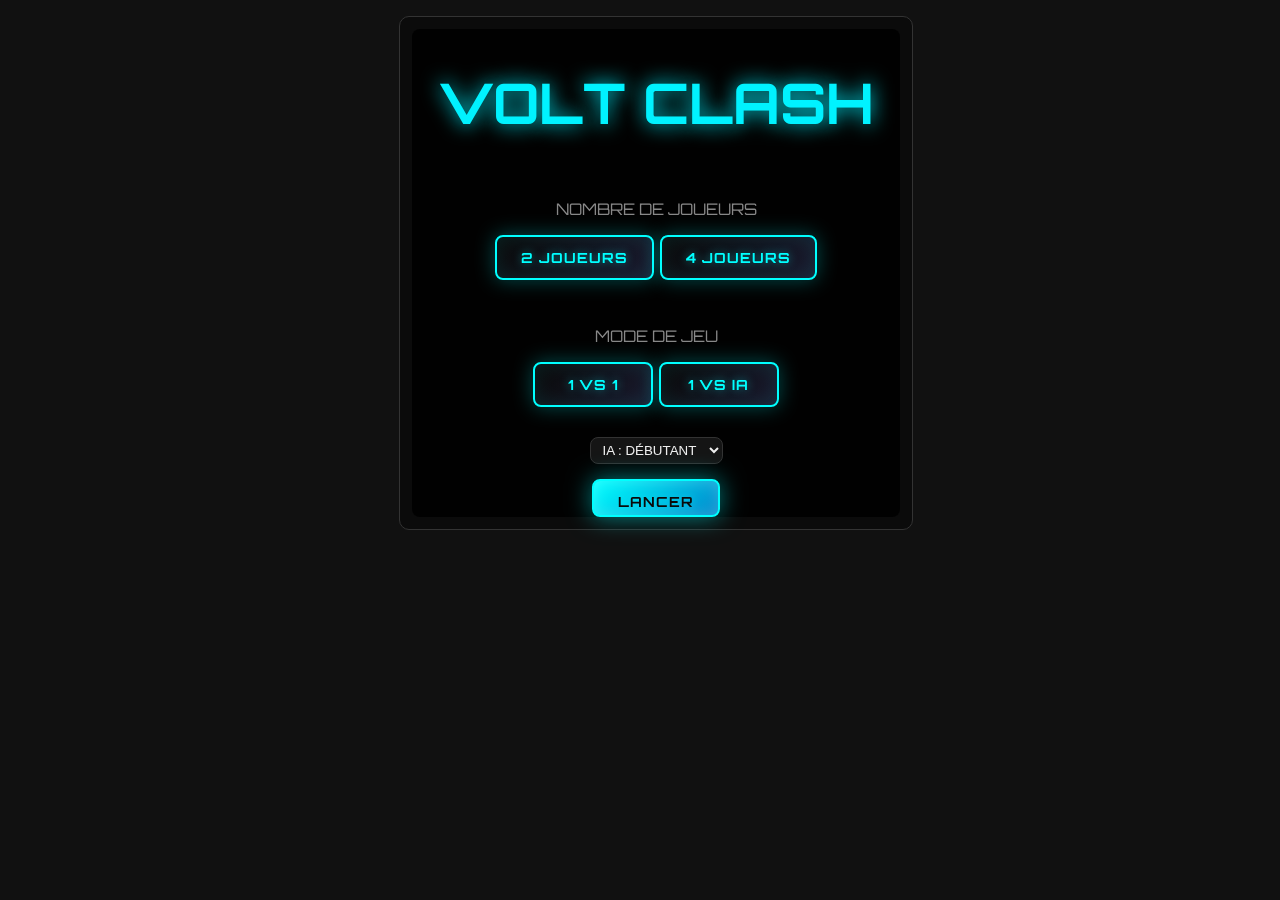
<file: VoltclashproX.html>
<!doctype html>
<html lang="fr">
<head>
  <head>
  <meta charset="UTF-8">
  <title>Volt Clash</title>
  <link href="https://fonts.googleapis.com/css2?family=Orbitron:wght@700&family=Press+Start+2P&display=swap" rel="stylesheet">

  <meta charset="utf-8" />
  <meta name="viewport" content="width=device-width,initial-scale=1" />
  <title>Combat Électrique — V4 Final (30×30)</title>
  <style>
    /* ================================
       BOUTONS FUTURISTES - VOLT CLASH
       ================================ */

    /* Style principal des boutons */
    .futuristic-btn {
      font-family: 'Orbitron', monospace;
      font-weight: 700;
      font-size: 14px;
      letter-spacing: 1px;
      text-transform: uppercase;
      
      /* Fond sombre et bordure */
      background: linear-gradient(135deg, #0a0a0a 0%, #1a1a2e 100%);
      border: 2px solid #00ffff;
      border-radius: 8px;
      
      /* Dimensions et espacement */
      padding: 12px 24px;
      min-width: 120px;
      
      /* Texte */
      color: #00ffff;
      text-shadow: 0 0 10px rgba(0, 255, 255, 0.5);
      
      /* Curseur et transition */
      cursor: pointer;
      transition: all 0.3s cubic-bezier(0.4, 0, 0.2, 1);
      
      /* Position relative pour les pseudo-éléments */
      position: relative;
      overflow: hidden;
      
      /* Effet de base */
      box-shadow: 
        0 0 20px rgba(0, 255, 255, 0.3),
        inset 0 0 20px rgba(0, 255, 255, 0.1);
    }

    /* Effet de survol (hover) */
    .futuristic-btn:hover {
      background: linear-gradient(135deg, #1a1a2e 0%, #16213e 100%);
      border-color: #00ffff;
      color: #ffffff;
      
      /* Lueur accentuée au survol */
      box-shadow: 
        0 0 30px rgba(0, 255, 255, 0.6),
        0 0 60px rgba(0, 255, 255, 0.4),
        inset 0 0 30px rgba(0, 255, 255, 0.2);
      
      /* Légère augmentation de taille */
      transform: translateY(-2px);
    }

    /* Effet de clic (active) */
    .futuristic-btn:active {
      transform: translateY(0) scale(0.98);
      box-shadow: 
        0 0 15px rgba(0, 255, 255, 0.4),
        inset 0 0 20px rgba(0, 255, 255, 0.3);
    }

    /* Variante pour bouton principal */
    .futuristic-btn.primary {
      background: linear-gradient(135deg, #00ffff 0%, #0088cc 100%);
      color: #0a0a0a;
      border-color: #00ffff;
      
      box-shadow: 
        0 0 25px rgba(0, 255, 255, 0.5),
        inset 0 0 15px rgba(255, 255, 255, 0.2);
    }

    .futuristic-btn.primary:hover {
      background: linear-gradient(135deg, #00ffff 0%, #00aaff 100%);
      box-shadow: 
        0 0 40px rgba(0, 255, 255, 0.8),
        0 0 80px rgba(0, 255, 255, 0.4),
        inset 0 0 25px rgba(255, 255, 255, 0.3);
    }

    /* Variante pour bouton danger */
    .futuristic-btn.danger {
      background: linear-gradient(135deg, #0a0a0a 0%, #2e0a0a 100%);
      border-color: #ff0040;
      color: #ff0040;
      
      box-shadow: 
        0 0 20px rgba(255, 0, 64, 0.3),
        inset 0 0 20px rgba(255, 0, 64, 0.1);
    }

    .futuristic-btn.danger:hover {
      background: linear-gradient(135deg, #2e0a0a 0%, #3e0a0a 100%);
      box-shadow: 
        0 0 30px rgba(255, 0, 64, 0.6),
        0 0 60px rgba(255, 0, 64, 0.4),
        inset 0 0 30px rgba(255, 0, 64, 0.2);
    }

    /* Animation de pulsation subtile */
    @keyframes pulse {
      0%, 100% {
        box-shadow: 
          0 0 20px rgba(0, 255, 255, 0.3),
          inset 0 0 20px rgba(0, 255, 255, 0.1);
      }
      50% {
        box-shadow: 
          0 0 25px rgba(0, 255, 255, 0.4),
          inset 0 0 25px rgba(0, 255, 255, 0.15);
      }
    }

    /* Effet de pulsation pour les boutons importants */
    .futuristic-btn.pulse {
      animation: pulse 2s infinite;
    }

    /* Style par défaut pour tous les boutons */
    button {
      font-family: 'Orbitron', monospace;
      font-weight: 700;
      font-size: 14px;
      letter-spacing: 1px;
      text-transform: uppercase;
      cursor: pointer;
      transition: all 0.3s cubic-bezier(0.4, 0, 0.2, 1);
      position: relative;
      overflow: hidden;
    }

    /* S'assurer que les boutons sans classe ont un style de base */
    button:not(.futuristic-btn) {
      background: linear-gradient(135deg, #0a0a0a 0%, #1a1a2e 100%);
      border: 2px solid #00ffff;
      border-radius: 8px;
      padding: 12px 24px;
      min-width: 120px;
      color: #00ffff;
      text-shadow: 0 0 10px rgba(0, 255, 255, 0.5);
      box-shadow: 
        0 0 20px rgba(0, 255, 255, 0.3),
        inset 0 0 20px rgba(0, 255, 255, 0.1);
    }

    button:not(.futuristic-btn):hover {
      background: linear-gradient(135deg, #1a1a2e 0%, #16213e 100%);
      border-color: #00ffff;
      color: #ffffff;
      box-shadow: 
        0 0 30px rgba(0, 255, 255, 0.6),
        0 0 60px rgba(0, 255, 255, 0.4),
        inset 0 0 30px rgba(0, 255, 255, 0.2);
      transform: translateY(-2px);
    }

    button:not(.futuristic-btn):active {
      transform: translateY(0) scale(0.98);
      box-shadow: 
        0 0 15px rgba(0, 255, 255, 0.4),
        inset 0 0 20px rgba(0, 255, 255, 0.3);
    }
    body { 
      margin:0; 
      background:#111; 
      color:#eee; 
      font-family:system-ui, Arial, sans-serif;
      display: flex;
      flex-direction: column;
      align-items: center; /* Centrer horizontalement */
      min-height: 100vh;
    }
    .wrap { 
      max-width: 1450px; 
      margin: 0 auto; 
      padding: 16px; 
      width: 100%;
      text-align: center; /* Centrer le contenu */
    }
    .top { display:flex; gap:12px; align-items:center; flex-wrap:wrap; }
    .panel { display:flex; gap:10px; align-items:center; flex-wrap:wrap; }
    .badge { padding:6px 10px; border:1px solid #333; border-radius:999px; background:#151515; font-size:14px; }
    .note { color:#cfcfcf; font-size:14px; line-height:1.45; margin:10px 0 12px 0; }
    
    /* MODIFICATION ICI : On ajoute position: relative pour que le menu se cale bien */
    .sheet { 
      background:#0b0b0b; 
      border:1px solid #333; 
      border-radius: 10px; 
      padding: 12px; 
      position: relative; 
      display: inline-block; /* Pour que le cadre épouse la taille du jeu */
      margin: 0 auto; /* Centrer la sheet */
    }

    canvas { 
      width: auto; 
      max-width: 100%; 
      height: auto; 
      display: block; 
      background:#0b0b0b; 
      border-radius:8px; 
      margin: 0 auto; /* Centrer horizontalement */
    }
    .help { margin-top:10px; color:#cfcfcf; font-size:13px; line-height:1.55; }
    .warn { color:#ffcf7a; }
    .ok { color:#9dffb6; }
    code { background:#1b1b1b; padding:2px 6px; border-radius:6px; border:1px solid #2b2b2b; }

    .players { 
      display:flex; 
      gap:10px; 
      flex-wrap:wrap; 
      align-items:center; 
      justify-content: center; /* Centrer horizontalement */
      margin: 10px 0;
    }
    .pchip { padding:6px 10px; border-radius:999px; border:1px solid #333; background:#151515; font-size:13px; display:flex; align-items:center; gap:8px; }
    .dot { width:10px; height:10px; border-radius:999px; display:inline-block; }
    select { background:#151515; color:#eee; border:1px solid #333; border-radius:8px; padding:4px 8px; }

    /* --- TON NOUVEAU CODE CSS POUR LE MENU --- */
    .menu-overlay {
      position: absolute;
      top: 12px; left: 12px; /* On s'aligne sur le padding de la .sheet */
      right: 12px; bottom: 12px;
      background: rgba(0, 0, 0, 0.9);
      display: flex; flex-direction: column;
      align-items: center; justify-content: center;
      z-index: 100;
      border-radius: 8px;
    }

    .glow-text {
      font-family: 'Orbitron', sans-serif;
      color: #00f2ff;
      text-shadow: 0 0 20px #00f2ff;
      font-size: 3.5rem;
      margin-bottom: 30px;
    }

    .game-title-main {
      font-family: 'Orbitron', sans-serif;
      color: #00f2ff;
      text-shadow: 0 0 20px #00f2ff;
      font-size: 2.5rem;
      margin: 15px 0;
      text-align: center;
    }

    .menu-section { margin: 15px; text-align: center; }
    .menu-section h3 { font-family: 'Orbitron', sans-serif; font-size: 0.9rem; color: #888; margin-bottom: 10px; }
</style>
  
</head>
<body>

<div class="wrap">
  <!-- Badges joueurs cachés quand le menu est affiché -->
  <div class="players" id="playersRow" style="display: none;"></div>
  
  <!-- Titre et contrôles cachés quand le menu est affiché -->
  <div class="top" id="gameControls" style="display: none;">
    <h2 class="game-title-main">VOLT CLASH</h2>
    <div class="panel" style="justify-content: center;">
      <button class="futuristic-btn small" id="endturn">W = Fin de tour</button>
      <button class="futuristic-btn danger small" id="reset">Réinitialiser</button>
      <button class="futuristic-btn small" id="togglebg">Fond: Noir</button>
      <button class="futuristic-btn small" id="toggleExpert">IA: Normal</button>
      <button class="futuristic-btn small" id="menu">ESC = Menu</button>
    </div>
  </div>

  <div class="sheet">
    <div id="main-menu" class="menu-overlay">
  <h1 class="glow-text">VOLT CLASH</h1>
  
  <div class="menu-section">
    <p style="color: #888; font-family: Orbitron;">NOMBRE DE JOUEURS</p>
    <button class="futuristic-btn" onclick="setPlayerCount(2)">2 JOUEURS</button>
    <button class="futuristic-btn" onclick="setPlayerCount(4)">4 JOUEURS</button>
  </div>

  <div class="menu-section">
    <p style="color: #888; font-family: Orbitron;">MODE DE JEU</p>
    <button class="futuristic-btn" onclick="setGameMode('pvp')">1 VS 1</button>
    <button class="futuristic-btn" onclick="setGameMode('pve')">1 VS IA</button>
  </div>

  <div class="menu-section">
    <select id="ai-difficulty">
      <option value="beginner">IA : DÉBUTANT</option>
      <option value="expert">IA : EXPERT</option>
    </select>
  </div>

  <button class="futuristic-btn primary pulse" onclick="startGame()">LANCER</button>
</div>
    <canvas id="c"></canvas>
  </div>

  <div class="help" id="status"></div>
</div>

<script>
// Variables globales définies en dehors de l'IIFE
let GRID_CELLS = 20;
let NODES = 21;
let PLAYER_COUNT = 4;
let displayW, displayH;

(() => {
  // ----------------------------
  // Config
  // ----------------------------
  // GRID_CELLS, NODES, PLAYER_COUNT sont déjà définies globalement
  const BASE_CELLS = 2;          // base = 3x3 nœuds
  const MOVES_PER_TURN = 5;

  const CELL_PX = 22;
  const MARGIN_PX = 24;

  // Halo plus intense
  const HALO_WIDE = 11;
  const HALO_THIN = 3.4;
  const HALO_ALPHA_WIDE = 0.22;
  const HALO_ALPHA_THIN = 0.38;

  // IA: seuil de "menace" (défense si ennemi trop proche de la base)
  const DEFENSE_RADIUS = 7;              // en nœuds (Manhattan approximé via dist2)
  const DEFENSE_RADIUS2 = DEFENSE_RADIUS * DEFENSE_RADIUS;

  // IA: zone bouclier autour de base (nœuds proches à privilégier)
  const SHIELD_RADIUS = 5;
  const SHIELD_RADIUS2 = SHIELD_RADIUS * SHIELD_RADIUS;

  const PLAYERS = [
    { id:"A", color:"#ff5d5d", name:"A (Rouge)" }, // TL
    { id:"B", color:"#3ddc84", name:"B (Vert)"  }, // BR
    { id:"C", color:"#ffd84d", name:"C (Jaune)" }, // TR
    { id:"D", color:"#4da6ff", name:"D (Bleu)"  }, // BL
  ];

  // Par défaut : 1 humain + 3 IA
  const control = new Map([
    ["A", "HUMAN"],
    ["B", "AI"],
    ["C", "AI"],
    ["D", "AI"],
  ]);



// ----------------------------
// Mode IA Expert (Beam Search) — toggle
// ----------------------------
let expertMode = false; // false = IA normale (scoring simple), true = Beam Search
const AI_BEAM = {
  depth: 3,           // lookahead (coups simulés du même joueur dans son tour)
  beamWidth: 18,      // K
  maxBranch: 50,      // top-N coups évalués par niveau
  wAttack: 1.0,
  wDefense: 0.25,
  tieNoise: 0.02      // brise les égalités
};
// ----------------------------
// IA profiles (styles différents)
// ----------------------------
// Chaque IA reçoit un profil distinct au reset, pour éviter les schémas identiques en début de partie.
// Les profils influencent : choix de cible, appétence CROSS vs CIRCLE, et mélange diagonale/ligne.
const AI_PROFILE_DEFS = {
  RAIDER:    { name:"RAIDER",    circleBiasAttack: 0.08, circleBiasDefense: 0.55, diagWeight: 0.55, lineWeight: 1.10, targetMode: "HUMAN_FIRST", noise: 1400 },
  BALANCED:  { name:"BALANCED",  circleBiasAttack: 0.12, circleBiasDefense: 0.62, diagWeight: 0.70, lineWeight: 1.00, targetMode: "NEAREST",     noise: 1200 },
  SWARM:     { name:"SWARM",     circleBiasAttack: 0.10, circleBiasDefense: 0.58, diagWeight: 0.85, lineWeight: 0.92, targetMode: "WEAKEST",     noise: 1700 },
  SIEGER:    { name:"SIEGER",    circleBiasAttack: 0.06, circleBiasDefense: 0.50, diagWeight: 0.45, lineWeight: 1.20, targetMode: "RANDOM_ROTATE", noise: 1500 },
};
const aiProfile = new Map();          // pid -> profile object
const aiTargetOverride = new Map();   // pid -> targetPid (pour RANDOM_ROTATE)

function shuffle(arr){
  for (let i = arr.length - 1; i > 0; i--){
    const j = Math.floor(Math.random() * (i + 1));
    [arr[i], arr[j]] = [arr[j], arr[i]];
  }
  return arr;
}

function assignAIProfiles(){
  const pool = shuffle(Object.keys(AI_PROFILE_DEFS).slice());
  for (const p of PLAYERS){
    if (control.get(p.id) !== "AI") continue;
    const key = pool.length ? pool.pop() : "BALANCED";
    aiProfile.set(p.id, AI_PROFILE_DEFS[key]);
    aiTargetOverride.delete(p.id);
  }
  // Si plusieurs IA et pool insuffisant, on mélange quand même via noise/target rotate.
}

function marksCount(pid){
  let c = 0;
  for (const m of marks.values()) if (m.owner === pid) c++;
  return c;
}

function chooseTargetPid(pid, prof){
  const aliveEnemies = PLAYERS.map(p => p.id).filter(id => id !== pid && alive.get(id));
  if (!aliveEnemies.length) return null;

  if (prof.targetMode === "HUMAN_FIRST"){
    if (alive.get("A") && pid !== "A") return "A";
    // fallback nearest
  }

  if (prof.targetMode === "WEAKEST"){
    let best = null, bestVal = Infinity;
    for (const eid of aliveEnemies){
      const v = marksCount(eid); // moins de présence => plus faible
      if (v < bestVal) { bestVal = v; best = eid; }
    }
    return best || aliveEnemies[0];
  }

  if (prof.targetMode === "RANDOM_ROTATE"){
    // Garde une cible quelques tours : évite que toutes les IA convergent pareil
    const keep = aiTargetOverride.get(pid);
    if (keep && alive.get(keep)) return keep;
    const pick = aliveEnemies[Math.floor(Math.random() * aliveEnemies.length)];
    aiTargetOverride.set(pid, pick);
    return pick;
  }

  // NEAREST (par défaut)
  const selfStart = startNodeFor(pid);
  let best = null, bestD2 = Infinity;
  for (const eid of aliveEnemies){
    const c = baseCenter(eid);
    const d2 = dist2(selfStart, c);
    if (d2 < bestD2) { bestD2 = d2; best = eid; }
  }
  return best || aliveEnemies[0];
}

function opponentTargetPoint(pid, prof) {
  const p = prof || aiProfile.get(pid) || AI_PROFILE_DEFS.BALANCED;
  const tPid = chooseTargetPid(pid, p);
  return tPid ? baseCenter(tPid) : { ix: Math.floor(NODES/2), iy: Math.floor(NODES/2) };
}

  
  // ----------------------------
  // Plateau background (toggle noir/blanc)
  // ----------------------------
  let boardBg = "#0b0b0b"; // fond actuel du plateau
  function toggleBoardBg(){
    boardBg = (boardBg === "#0b0b0b") ? "#ffffff" : "#0b0b0b";
    updateBgButton();
    const exBtn = document.getElementById('toggleExpert');
    if (exBtn) exBtn.textContent = expertMode ? 'IA: Expert' : 'IA: Normal';
    requestRedraw();
  }
  function updateBgButton(){
    const btn = document.getElementById("togglebg");
    if (!btn) return;
    btn.textContent = (boardBg === "#0b0b0b") ? "Fond: Noir" : "Fond: Blanc";
  }
  // Toggle Expert AI (Beam Search)
  function toggleExpertMode(){
    expertMode = !expertMode;
    const btn = document.getElementById("toggleExpert");
    if (btn) btn.textContent = expertMode ? "IA: Expert" : "IA: Normal";
    message = expertMode ? "Mode Expert (Beam) activé." : "Mode Normal activé.";
    setBadges();
    requestRedraw();
    // si c'est au tour d'une IA, relancer proprement
    if (!gameOver && control.get(currentPlayerId()) === "AI") scheduleAITick(110);
  }


// ----------------------------
  // Configuration du jeu
  // ----------------------------
  function setPlayerCount(count) {
    PLAYER_COUNT = count;
    
    // Adapter la taille de la grille
    if (count === 2) {
      GRID_CELLS = 20;  // Grille 20x20 pour 2 joueurs
    } else {
      GRID_CELLS = 30;  // Grille 30x30 pour 4 joueurs
    }
    NODES = GRID_CELLS + 1;
    
    // Nettoyage COMPLET pour éviter les conflits
    marks.clear();
    walls.clear();
    
    // Réinitialiser tous les curseurs
    for (const p of PLAYERS) {
      cursors.set(p.id, { ...startNodeFor(p.id) });
    }
    
    // Mettre à jour les contrôles par défaut
    if (count === 2) {
      control.set("A", "HUMAN");
      control.set("B", "AI");
      control.set("C", "AI");
      control.set("D", "AI");
    } else {
      control.set("A", "HUMAN");
      control.set("B", "AI");
      control.set("C", "AI");
      control.set("D", "AI");
    }
    
    // Forcer la réinitialisation du canvas
    updateCanvasSize();
    
    // Redessiner si le jeu est en cours
    if (!gameOver) {
      requestRedraw();
    }
  }

  function setGameMode(mode) {
    if (PLAYER_COUNT === 2) {
      if (mode === 'pvp') {
        // 1 vs 1
        control.set("A", "HUMAN");
        control.set("B", "HUMAN");
      } else if (mode === 'pve') {
        // 1 vs IA
        control.set("A", "HUMAN");
        control.set("B", "AI");
      }
    }
  }

  function startGame() {
    // Cacher le menu
    const menu = document.getElementById('main-menu');
    if (menu) {
      menu.style.display = 'none';
      menu.style.visibility = 'hidden';
      menu.style.pointerEvents = 'none';
      menu.style.opacity = '0';
    }
    
    // Afficher les éléments du jeu
    document.getElementById('playersRow').style.display = 'flex';
    document.getElementById('gameControls').style.display = 'block';
    
    // Mettre à jour la taille du canvas avant de démarrer
    updateCanvasSize();
    
    // Démarrer le jeu avec la version originale de reset
    gameOver = false;
    originalReset();
  }

  // Rendre les fonctions accessibles globalement
  window.setPlayerCount = setPlayerCount;
  window.setGameMode = setGameMode;
  window.startGame = startGame;
  window.updateCanvasSize = updateCanvasSize;

  function updateCanvasSize() {
    displayW = MARGIN_PX*2 + GRID_CELLS * CELL_PX;
    displayH = MARGIN_PX*2 + GRID_CELLS * CELL_PX;

    canvas.style.width = displayW + "px";
    canvas.style.height = displayH + "px";
    canvas.width = Math.round(displayW * dpr);
    canvas.height = Math.round(displayH * dpr);
    ctx.scale(dpr, dpr);
    
    // Redessiner si le jeu est en cours
    if (!gameOver && marks.size > 0) {
      requestRedraw();
    }
  }

  // ----------------------------
  // Banner
  // ----------------------------
  const banner = document.getElementById("banner");
  const bTitle = document.getElementById("bTitle");
  const bSub = document.getElementById("bSub");
  let bannerTimer = null;
  function showBanner(title, sub, color="#eee") {
    bTitle.textContent = title;
    bSub.textContent = sub || "";
    bTitle.style.color = color;
    banner.classList.remove("show");
    void banner.offsetWidth;
    banner.classList.add("show");
    clearTimeout(bannerTimer);
    bannerTimer = setTimeout(() => banner.classList.remove("show"), 1400);
  }

  // ----------------------------
  // Geometry
  // ----------------------------
 function baseRectFor(pid){
  if (PLAYER_COUNT === 2) {
    // Mode 2 joueurs : coins opposés
    switch(pid){
      case "A": return { ix: 0, iy: 0, cells: BASE_CELLS };                    // Haut gauche
      case "B": return { ix: NODES - BASE_CELLS - 1, iy: NODES - BASE_CELLS - 1, cells: BASE_CELLS }; // Bas droite
      case "C": return { ix: 0, iy: 0, cells: BASE_CELLS };                    // Non utilisé en mode 2 joueurs
      case "D": return { ix: 0, iy: 0, cells: BASE_CELLS };                    // Non utilisé en mode 2 joueurs
    }
  } else {
    // Mode 4 joueurs : configuration originale
    switch(pid){
      case "A": return { ix: 0, iy: 0, cells: BASE_CELLS };
      case "B": return { ix: NODES - BASE_CELLS - 1, iy: NODES - BASE_CELLS - 1, cells: BASE_CELLS };
      case "C": return { ix: NODES - BASE_CELLS - 1, iy: 0, cells: BASE_CELLS };
      case "D": return { ix: 0, iy: NODES - BASE_CELLS - 1, cells: BASE_CELLS };
    }
  }
}
  function baseCenter(pid){
    const b = baseRectFor(pid);
    return { ix: b.ix + 1, iy: b.iy + 1 }; // centre du 3x3
  }
  function startNodeFor(pid){
    // nœud adjacent vers centre (diagonale)
    const b = baseRectFor(pid);
    const step = b.cells + 1; // 3
    if (pid === "A") return { ix: b.ix + step, iy: b.iy + step };
    if (pid === "B") return { ix: b.ix - 1,    iy: b.iy - 1 };
    if (pid === "C") return { ix: b.ix - 1,    iy: b.iy + step };
    if (pid === "D") return { ix: b.ix + step, iy: b.iy - 1 };
    return { ix: 0, iy: 0 };
  }

  // ----------------------------
  // Canvas
  // ----------------------------
  const canvas = document.getElementById("c");
  const ctx = canvas.getContext("2d");
  const dpr = window.devicePixelRatio || 1;

  let displayW = MARGIN_PX*2 + GRID_CELLS * CELL_PX;
  let displayH = MARGIN_PX*2 + GRID_CELLS * CELL_PX;

  canvas.style.width = displayW + "px";
  canvas.style.height = displayH + "px";
  canvas.width = Math.round(displayW * dpr);
  canvas.height = Math.round(displayH * dpr);
  ctx.scale(dpr, dpr);

  function nodeToPx(ix, iy) { return { x: MARGIN_PX + ix * CELL_PX, y: MARGIN_PX + iy * CELL_PX }; }
  function keyOf(ix, iy) { return `${ix},${iy}`; }
  function parseKey(k) { const [ix,iy] = k.split(",").map(Number); return {ix,iy}; }
  function clamp(v, lo, hi) { return Math.max(lo, Math.min(hi, v)); }
  function dist2(a,b){ const dx=a.ix-b.ix, dy=a.iy-b.iy; return dx*dx+dy*dy; }

  // ----------------------------
  // Mouse -> node (snap)
  // ----------------------------
  function mouseToNode(clientX, clientY){
    const rect = canvas.getBoundingClientRect();
    const x = clientX - rect.left;
    const y = clientY - rect.top;
    const ix = clamp(Math.round((x - MARGIN_PX) / CELL_PX), 0, NODES - 1);
    const iy = clamp(Math.round((y - MARGIN_PX) / CELL_PX), 0, NODES - 1);
    return { ix, iy };
  }


  const dirs8 = [
    {dx: 1, dy: 0}, {dx:-1, dy: 0}, {dx: 0, dy: 1}, {dx: 0, dy:-1},
    {dx: 1, dy: 1}, {dx: 1, dy:-1}, {dx:-1, dy: 1}, {dx:-1, dy:-1},
  ];
  const neigh4 = [
    {dx: 1, dy: 0}, {dx:-1, dy: 0}, {dx: 0, dy: 1}, {dx: 0, dy:-1},
  ];

  // ----------------------------
  // State
  // ----------------------------
  const marks = new Map(); // nodeKey -> { owner, kind:"X"|"O" }
  const walls = new Map(); // edgeKey -> owner (derived from O-O)

  const alive = new Map(PLAYERS.map(p => [p.id, true]));
  const started = new Map(PLAYERS.map(p => [p.id, false]));

  let currentIdx = 0;
  let movesLeft = MOVES_PER_TURN;
  let message = "";
  let gameOver = false;

  const cursors = new Map(PLAYERS.map(p => [p.id, { ...startNodeFor(p.id) } ]));

  function playerById(pid){ return PLAYERS.find(p => p.id === pid); }
  function currentPlayerId(){ 
    // Ne considérer que les joueurs actifs selon PLAYER_COUNT
    let activePlayers = PLAYERS.slice(0, PLAYER_COUNT);
    return activePlayers[currentIdx].id; 
  }
  function currentPlayer(){ return playerById(currentPlayerId()); }
  function activeCursor(){ return cursors.get(currentPlayerId()); }

  // IA scheduler (anti-blocage)
  let aiTimer = null;
  function stopAI() {
    if (aiTimer) { clearTimeout(aiTimer); aiTimer = null; }
  }

  // ----------------------------
  // Base helpers
  // ----------------------------
  function inBase(ix, iy, base) {
    return ix >= base.ix && ix <= base.ix + base.cells && iy >= base.iy && iy <= base.iy + base.cells;
  }
  function isOwnBase(pid, ix, iy){
    if (!alive.get(pid)) return false;
    return inBase(ix, iy, baseRectFor(pid));
  }
  function baseOwnerAt(ix, iy) {
    for (const p of PLAYERS) {
      if (!alive.get(p.id)) continue;
      if (inBase(ix, iy, baseRectFor(p.id))) return p.id;
    }
    return null;
  }

  // ----------------------------
  // Walls
  // ----------------------------
  function edgeKey(a, b) {
    const k1 = keyOf(a.ix, a.iy);
    const k2 = keyOf(b.ix, b.iy);
    return (k1 < k2) ? `${k1}|${k2}` : `${k2}|${k1}`;
  }

  function rebuildWallsFromCircles() {
    walls.clear();
    for (const [k, m] of marks.entries()) {
      if (m.kind !== "O") continue;
      const a = parseKey(k);
      for (const d of neigh4) {
        const b = { ix: a.ix + d.dx, iy: a.iy + d.dy };
        if (b.ix < 0 || b.iy < 0 || b.ix >= NODES || b.iy >= NODES) continue;
        const mb = marks.get(keyOf(b.ix, b.iy));
        if (!mb) continue;
        if (mb.kind === "O" && mb.owner === m.owner) {
          walls.set(edgeKey(a, b), m.owner);
        }
      }
    }
  }

  function isBlockedByEnemyWall(from, to, pid, dx, dy) {
    const isOrth = (Math.abs(dx) + Math.abs(dy)) === 1;
    if (!isOrth) return false;
    const ek = edgeKey(from, to);
    const owner = walls.get(ek);
    if (!owner) return false;
    return owner !== pid;
  }

  // ----------------------------
  // Conduction model
  // ----------------------------
  function conductiveForPlayer(ix, iy, pid) {
    const k = keyOf(ix, iy);
    const m = marks.get(k);
    if (m && m.owner === pid) return true;
    if (!alive.get(pid)) return false;
    return inBase(ix, iy, baseRectFor(pid));
  }

  function computePoweredSet(pid) {
    const powered = new Set();
    const q = [];
    if (!alive.get(pid)) return powered;

    const base = baseRectFor(pid);
    for (let y = base.iy; y <= base.iy + base.cells; y++) {
      for (let x = base.ix; x <= base.ix + base.cells; x++) {
        const k = keyOf(x, y);
        powered.add(k);
        q.push({ix:x, iy:y});
      }
    }

    while (q.length) {
      const cur = q.shift();
      for (const d of dirs8) {
        const nx = cur.ix + d.dx;
        const ny = cur.iy + d.dy;
        if (nx < 0 || ny < 0 || nx >= NODES || ny >= NODES) continue;

        if (!conductiveForPlayer(nx, ny, pid)) continue;
        if (isBlockedByEnemyWall(cur, {ix:nx, iy:ny}, pid, d.dx, d.dy)) continue;

        const nk = keyOf(nx, ny);
        if (powered.has(nk)) continue;
        powered.add(nk);
        q.push({ix:nx, iy:ny});
      }
    }
    return powered;
  }

  function hasAdjacentFriendlyOrBase(pid, ix, iy) {
    if (!alive.get(pid)) return false;
    const base = baseRectFor(pid);
    for (const d of dirs8) {
      const nx = ix + d.dx, ny = iy + d.dy;
      if (nx < 0 || ny < 0 || nx >= NODES || ny >= NODES) continue;
      if (inBase(nx, ny, base)) return true;
      const m = marks.get(keyOf(nx, ny));
      if (m && m.owner === pid) return true;
    }
    return false;
  }

  // ----------------------------
  // Move legality
  // ----------------------------
  function canPlaceCross(pid, ix, iy) {
    if (gameOver || !alive.get(pid)) return false;
    const k = keyOf(ix, iy);
    if (marks.has(k)) return false;
    if (isOwnBase(pid, ix, iy)) return false;

    // must remain powered after placement
    marks.set(k, { owner: pid, kind:"X" });
    rebuildWallsFromCircles();
    const powered = computePoweredSet(pid);
    const ok = powered.has(k);
    marks.delete(k);
    rebuildWallsFromCircles();
    return ok;
  }

  function canCircle(pid, targetKey) {
    if (gameOver || !alive.get(pid)) return false;
    const t = marks.get(targetKey);
    if (!t) return false;
    if (t.owner === pid) return false;
    if (t.kind !== "X") return false;

    const {ix, iy} = parseKey(targetKey);
    if (!hasAdjacentFriendlyOrBase(pid, ix, iy)) return false;

    marks.set(targetKey, { owner: pid, kind:"O" });
    rebuildWallsFromCircles();
    const powered = computePoweredSet(pid);
    const ok = powered.has(targetKey);
    marks.set(targetKey, t);
    rebuildWallsFromCircles();
    return ok;
  }

  function placeCross(pid, ix, iy) {
    const k = keyOf(ix, iy);
    marks.set(k, { owner: pid, kind:"X" });
    started.set(pid, true);
    rebuildWallsFromCircles();
    return { ix, iy, key:k, kind:"X" };
  }

  function placeCircle(pid, key) {
    marks.set(key, { owner: pid, kind:"O" });
    started.set(pid, true);
    rebuildWallsFromCircles();
    const {ix, iy} = parseKey(key);
    return { ix, iy, key, kind:"O" };
  }

  // ----------------------------
  // Elimination (base by CROSS only)
  // ----------------------------
  function transferEliminatedPieces(elimPid, winnerPid) {
    for (const [k, m] of marks.entries()) {
      if (m.owner === elimPid) {
        marks.set(k, { owner: winnerPid, kind: m.kind });
      }
    }
    rebuildWallsFromCircles();
  }

  function eliminatePlayer(elimPid, eliminatorPid, reason) {
    if (!alive.get(elimPid)) return false;
    alive.set(elimPid, false);                // base disappears (not alive => not drawn, not conductive)
    transferEliminatedPieces(elimPid, eliminatorPid);

    // Afficher l'élimination dans le status au lieu du banner
    const statusDiv = document.getElementById('status');
    if (statusDiv) {
      statusDiv.innerHTML = `<span style="color: ${playerById(eliminatorPid).color}; font-weight: bold;">ÉLIMINATION : ${elimPid} éliminé par ${eliminatorPid} — ${reason}</span>`;
      // Effacer après 3 secondes
      setTimeout(() => {
        statusDiv.innerHTML = '';
      }, 3000);
    }
    return true;
  }

  function showVictoryAnimation(winner, color) {
    // Créer un élément pour l'animation
    const victoryDiv = document.createElement('div');
    victoryDiv.id = 'victory-animation';
    victoryDiv.style.cssText = `
      position: fixed;
      top: 50%;
      left: 50%;
      transform: translate(-50%, -50%);
      font-family: 'Orbitron', sans-serif;
      font-size: 4rem;
      font-weight: bold;
      color: #9d4edd; /* Violet brillant */
      text-shadow: 
        2px 2px 0 #000,
        -2px 2px 0 #000,
        2px -2px 0 #000,
        -2px -2px 0 #000,
        0 0 30px #9d4edd, 
        0 0 60px #9d4edd;
      z-index: 1000;
      animation: victoryPulse 2s ease-in-out;
      text-align: center;
      -webkit-text-stroke: 2px black;
    `;
    victoryDiv.innerHTML = `Victoire<br>${winner}`;
    
    // Ajouter l'animation CSS
    const style = document.createElement('style');
    style.textContent = `
      @keyframes victoryPulse {
        0% { transform: translate(-50%, -50%) scale(0); opacity: 0; }
        50% { transform: translate(-50%, -50%) scale(1.2); opacity: 1; }
        100% { transform: translate(-50%, -50%) scale(1); opacity: 1; }
      }
    `;
    
    document.head.appendChild(style);
    document.body.appendChild(victoryDiv);
    
    // Supprimer après 3 secondes
    setTimeout(() => {
      if (document.getElementById('victory-animation')) {
        document.getElementById('victory-animation').remove();
      }
    }, 3000);
  }

  function checkVictory() {
    let activePlayers = PLAYERS.slice(0, PLAYER_COUNT);
    let aliveCount = 0, last = null;
    let eliminatedPlayer = null;
    
    for (const p of activePlayers) {
      if (alive.get(p.id)) { 
        aliveCount++; 
        last = p.id; 
      } else {
        eliminatedPlayer = p.id; // Le joueur qui vient d'être éliminé
      }
    }
    
    if (aliveCount <= 1) {
      gameOver = true;
      
      if (last) {
        // Créer une explosion sur la base du joueur éliminé (si applicable)
        if (eliminatedPlayer) {
          const basePos = startNodeFor(eliminatedPlayer);
          createElectricExplosion(basePos.ix, basePos.iy, 'large');
        }
        
        // Afficher l'animation de victoire
        showVictoryAnimation(last, playerById(last).color);
        message = `Victoire : ${last}`;
        
        // Arrêter l'animation des particules après 2 secondes (explosion éphémère)
        setTimeout(() => {
          console.log('Nettoyage des particules - Avant:', electricExplosion.particles.length);
          electricExplosion.particles = [];
          electricExplosion.shockwave = null;
          electricExplosion.isActive = false;
          console.log('Nettoyage des particules - Après:', electricExplosion.particles.length);
          
          // Forcer le rafraîchissement du canvas pour effacer les particules restantes
          requestRedraw();
        }, 2000);
      } else {
        showBanner("FIN", "Fin de partie.", "#eee");
        message = "Fin de partie.";
      }
      setBadges();
      requestRedraw();
      stopAI();
      return true;
    }
    return false;
  }

  function afterMove(actorPid, moveInfo) {
    if (gameOver) return;

    // Elimination ONLY if X is placed on an enemy base node
    if (moveInfo && moveInfo.kind === "X") {
      const owner = baseOwnerAt(moveInfo.ix, moveInfo.iy);
      if (owner && owner !== actorPid) {
        eliminatePlayer(owner, actorPid, "croix posée dans la base");
        if (checkVictory()) return;
      }
    }

    // No "coupure de courant" here (removed)
    checkVictory();
  }

  // ----------------------------
  // Turns / Scheduler
  // ----------------------------
  function nextAliveIndex(fromIdx) {
    let activePlayers = PLAYERS.slice(0, PLAYER_COUNT);
    for (let i = 1; i <= activePlayers.length; i++) {
      const idx = (fromIdx + i) % activePlayers.length;
      if (alive.get(activePlayers[idx].id)) return idx;
    }
    return fromIdx;
  }

  function endTurn(silent=false) {
    if (gameOver) return;
    stopAI();
    if (typeof clearDrag === 'function') clearDrag();

    currentIdx = nextAliveIndex(currentIdx);
    movesLeft = MOVES_PER_TURN;
    if (!silent) message = "";
    setBadges();
    requestRedraw();
    maybeStartAITurn();
  }

  function maybeStartAITurn() {
    if (gameOver) return;
    const pid = currentPlayerId();
    if (!alive.get(pid)) { endTurn(true); return; }
    if (control.get(pid) === "AI") {
      scheduleAITick(0);
    }
  }

  function scheduleAITick(ms) {
    stopAI();
    aiTimer = setTimeout(aiTick, ms);
  }

  // ----------------------------
  // Defensive AI
  // ----------------------------
  function getThreatInfo(defPid) {
    // Menace = distance la plus courte entre une pièce ennemie et le centre de la base defPid
    const c = baseCenter(defPid);
    let bestD2 = Infinity;
    let bestPos = null;

    for (const [k, m] of marks.entries()) {
      if (!alive.get(m.owner)) continue;
      if (m.owner === defPid) continue;  // only enemy pieces
      const pos = parseKey(k);
      const d2 = dist2(pos, c);
      if (d2 < bestD2) { bestD2 = d2; bestPos = pos; }
    }

    return { threatD2: bestD2, threatPos: bestPos, baseCenter: c };
  }

    function generateAICandidates(pid) {
    const powered = computePoweredSet(pid);

    const circles = [];
    for (const [k, m] of marks.entries()) {
      if (!alive.get(m.owner)) continue;
      if (m.kind === "X" && m.owner !== pid) {
        if (canCircle(pid, k)) circles.push({ type:"CIRCLE", key:k });
      }
    }

    const crosses = [];
    const seen = new Set();
    for (const pk of powered) {
      const a = parseKey(pk);
      for (const d of dirs8) {
        const nx = a.ix + d.dx, ny = a.iy + d.dy;
        if (nx < 0 || ny < 0 || nx >= NODES || ny >= NODES) continue;
        const kk = keyOf(nx, ny);
        if (seen.has(kk)) continue;
        seen.add(kk);
        if (marks.has(kk)) continue;
        if (!canPlaceCross(pid, nx, ny)) continue;
        crosses.push({ type:"CROSS", ix:nx, iy:ny });
      }
    }

    return { circles, crosses };
  }


  function hasOrthAdjacentOwnMark(pid, ix, iy){
    for (const d of neigh4){
      const nx = ix + d.dx, ny = iy + d.dy;
      if (nx < 0 || ny < 0 || nx >= NODES || ny >= NODES) continue;
      const m = marks.get(keyOf(nx, ny));
      if (m && m.owner === pid) return true;
    }
    return false;
  }
  function orthAdjOwnCount(pid, ix, iy){
    let c = 0;
    for (const d of neigh4){
      const nx = ix + d.dx, ny = iy + d.dy;
      if (nx < 0 || ny < 0 || nx >= NODES || ny >= NODES) continue;
      const m = marks.get(keyOf(nx, ny));
      if (m && m.owner === pid) c++;
    }
    return c;
  }

  // Encourage "straight-line" technique when it is useful (e.g., threading between enemy circles),
  // while still keeping a mild preference for diagonal (checker) placement by default.
  function lineTechniqueBonus(pid, ix, iy, target){
    const c = orthAdjOwnCount(pid, ix, iy);
    if (c <= 0) return 0;

    let bonus = 1800 * c; // reward extending an orthogonal chain
    if (target) {
      // Additional bonus when aligning toward a strategic point (threat or enemy base)
      if (ix === target.ix || iy === target.iy) bonus += 2200;
    }

    // Small penalty if it creates a rigid "cross junction" (too easy to wall off)
    if (c >= 2) bonus -= 900;
    return bonus;
  }

  function diagonalPreferenceBonus(ix, iy){
    // Motif en diagonale (damier) : évite les alignements qui facilitent la formation de murs adverses
    return ((((ix + iy) & 1) === 0) ? 2500 : 0);
  }

  function scoreMove(pid, mv, mode, threat, prof) {
    // capture de base ennemie = priorité absolue
    if (mv.type === "CROSS") {
      const owner = baseOwnerAt(mv.ix, mv.iy);
      if (owner && owner !== pid) return 1_000_000;
    }

    const myC = threat.baseCenter;
    const p = prof || aiProfile.get(pid) || AI_PROFILE_DEFS.BALANCED;
    const tgt = opponentTargetPoint(pid, p);

    if (mode === "DEFENSE") {
      // Défense : privilégier actions proches de sa base, surtout côté menace
      if (mv.type === "CIRCLE") {
        const pos = parseKey(mv.key);
        const nearBase = dist2(pos, myC);
        const towardThreat = threat.threatPos ? dist2(pos, threat.threatPos) : 999999;

        // voler près base est très fort
        let s = 200_000;
        s += (nearBase <= SHIELD_RADIUS2) ? 90_000 : 0;
        s += (nearBase <= DEFENSE_RADIUS2) ? 40_000 : 0;

        // bonus si le vol est près de la menace (pour casser une infiltration)
        s += (towardThreat <= 16) ? 30_000 : 0; // 4^2

        // un petit biais pour rester "compact"
        s -= nearBase * 6;
        return s;
      }

      if (mv.type === "CROSS") {
        const pos = { ix: mv.ix, iy: mv.iy };
        const nearBase = dist2(pos, myC);
        const towardThreat = threat.threatPos ? dist2(pos, threat.threatPos) : 999999;

        // En défense : on NE perd PAS de temps à "encercler" la base.
        // On place plutôt des croix dans l'axe de la menace (ou vers l'extérieur), et en diagonale (damier),
        // en évitant les alignements orthogonaux qui favorisent la formation de murs adverses.
        let s = 110_000;

        // priorité : casser l'infiltration (se rapprocher de la menace), pas coller à la base
        s += (towardThreat <= 25) ? 70_000 : 0;   // 5^2
        s += (towardThreat <= 9)  ? 55_000 : 0;   // 3^2

        // forte pénalité : croix trop proches de la base en mode défense (le "ring" est contre-productif)
        if (nearBase <= SHIELD_RADIUS2) s -= 120_000;
        else if (nearBase <= DEFENSE_RADIUS2) s -= 35_000;

        // pattern diagonal (par défaut)
        s += diagonalPreferenceBonus(mv.ix, mv.iy) * p.diagWeight;

        // évite les lignes (adjacence orthogonale à ses propres marques)
        s += lineTechniqueBonus(pid, mv.ix, mv.iy, threat.threatPos || myC) * p.lineWeight;

        // léger biais : ne pas s'éloigner infiniment (mais bien moins que l'ancien "bouclier")
        s -= nearBase * 6;

        return s;
      }
    }

    // Attaque (mode normal) — objectif: envahir une base (CROSS prioritaire).
    if (mv.type === "CIRCLE") {
      const pos = parseKey(mv.key);
      const d2 = dist2(pos, tgt);

      // Les cercles sont "tactiques" : utiles surtout près de la base cible (ou pour casser un verrou).
      // Loin de la base cible, c'est généralement une perte de tempo => pénalité.
      let s = 125_000 - Math.sqrt(d2) * 520; // décroît avec la distance
      if (d2 > 144) s -= 55_000;             // > 12 nœuds : trop loin
      if (d2 > 400) s -= 35_000;             // > 20 nœuds : encore moins logique

      // Biais profil: en attaque, on limite encore la fréquence des cercles
      s -= (1.0 - p.circleBiasAttack) * 45_000;

      return s;
    }

    if (mv.type === "CROSS") {
      const pos = { ix: mv.ix, iy: mv.iy };
      const d2 = dist2(pos, tgt);

      // Priorité claire : progresser vers la base cible
      let s = 95_000 - Math.sqrt(d2) * 620;

      // Motif diagonal (évite des murs faciles) — pondéré par profil
      s += diagonalPreferenceBonus(mv.ix, mv.iy) * p.diagWeight;

      // Technique en ligne: utile pour "passer" entre des ronds / prolonger une chaîne — pondéré
      s += lineTechniqueBonus(pid, mv.ix, mv.iy, tgt) * p.lineWeight;

      // Biais profil: plus le profil est "CROSS-first", plus on boost les croix en attaque
      s += (1.0 - p.circleBiasAttack) * 18_000;

      return s;
    }

    return -Infinity;
  }


function pickAIMoveNormal(pid) {
  const { circles, crosses } = generateAICandidates(pid);

  const prof = aiProfile.get(pid) || AI_PROFILE_DEFS.BALANCED;

  // Défense si menace proche
  const threat = getThreatInfo(pid);
  const mode = (threat.threatD2 <= DEFENSE_RADIUS2) ? "DEFENSE" : "ATTACK";

  const actions = [];
  for (const c of circles) actions.push(c);
  for (const x of crosses) actions.push(x);

  if (!actions.length) return { mv:null, mode, threat };

  // Sélection: on score TOUT et on choisit le meilleur (avec une petite part d'aléa par profil).
  // Objectif: envahir une base (attaque), et stopper une infiltration (défense).
  let best = null;
  let bestS = -Infinity;

  for (const mv of actions) {
    let s = scoreMove(pid, mv, mode, threat, prof);

    // Petit bruit pour éviter que toutes les IA prennent exactement les mêmes décisions
    s += (Math.random() - 0.5) * (prof.noise || 1200);

    // En ATTACK: limiter les cercles non tactiques (en plus du scoring) via un gate léger
    if (mode === "ATTACK" && mv.type === "CIRCLE") {
      if (Math.random() > (prof.circleBiasAttack || 0.10)) s -= 35_000;
    }
    // En DEFENSE: autoriser davantage les cercles
    if (mode === "DEFENSE" && mv.type === "CIRCLE") {
      if (Math.random() < (prof.circleBiasDefense || 0.60)) s += 8_000;
    }

    if (s > bestS) { bestS = s; best = mv; }
  }

  return { mv: best, mode, threat };
}
// ----------------------------
// IA Expert Beam Search (volet Expert)
// - chaque IA a déjà un profil différent via aiProfile (RAIDER/BALANCED/SWARM/SIEGER)
// - Beam Search simule plusieurs coups du même joueur (dans son tour) pour choisir le meilleur 1er coup.
// - Objectif prioritaire: envahir / couper le réseau adverse via ronds quand c'est opportuniste.
// ----------------------------

function cloneMarks(src){
  const m = new Map();
  for (const [k,v] of src.entries()) m.set(k, { owner: v.owner, kind: v.kind });
  return m;
}
function cloneSimpleMap(src){
  const m = new Map();
  for (const [k,v] of src.entries()) m.set(k, v);
  return m;
}

function rebuildWallsFromCircles_state(st) {
  st.walls.clear();
  for (const [k, m] of st.marks.entries()) {
    if (m.kind !== "O") continue;
    const a = parseKey(k);
    for (const d of neigh4) {
      const b = { ix: a.ix + d.dx, iy: a.iy + d.dy };
      if (b.ix < 0 || b.iy < 0 || b.ix >= NODES || b.iy >= NODES) continue;
      const mb = st.marks.get(keyOf(b.ix, b.iy));
      if (mb && mb.kind === "O" && mb.owner === m.owner) {
        const ek = edgeKey(a, b);
        st.walls.set(ek, m.owner);
      }
    }
  }
}

function isBlockedByEnemyWall_state(st, from, to, pid, dx, dy) {
  const isOrth = (Math.abs(dx) + Math.abs(dy)) === 1;
  if (!isOrth) return false;
  const ek = edgeKey(from, to);
  const owner = st.walls.get(ek);
  if (!owner) return false;
  return owner !== pid;
}

function conductiveForPlayer_state(st, ix, iy, pid) {
  const k = keyOf(ix, iy);
  const m = st.marks.get(k);
  if (m && m.owner === pid) return true;
  if (!st.alive.get(pid)) return false;
  return inBase(ix, iy, baseRectFor(pid));
}

function computePoweredSet_state(st, pid) {
  const powered = new Set();
  const q = [];
  if (!st.alive.get(pid)) return powered;

  const base = baseRectFor(pid);
  for (let y = base.iy; y <= base.iy + base.cells; y++) {
    for (let x = base.ix; x <= base.ix + base.cells; x++) {
      const k = keyOf(x, y);
      powered.add(k);
      q.push({ix:x, iy:y});
    }
  }

  while (q.length) {
    const cur = q.shift();
    for (const d of dirs8) {
      const nx = cur.ix + d.dx, ny = cur.iy + d.dy;
      if (nx < 0 || ny < 0 || nx >= NODES || ny >= NODES) continue;
      if (!conductiveForPlayer_state(st, nx, ny, pid)) continue;
      if (isBlockedByEnemyWall_state(st, cur, {ix:nx, iy:ny}, pid, d.dx, d.dy)) continue;
      const nk = keyOf(nx, ny);
      if (powered.has(nk)) continue;
      powered.add(nk);
      q.push({ix:nx, iy:ny});
    }
  }
  return powered;
}

function hasAdjacentFriendlyOrBase_state(st, pid, ix, iy) {
  if (!st.alive.get(pid)) return false;
  const base = baseRectFor(pid);
  for (const d of dirs8) {
    const nx = ix + d.dx, ny = iy + d.dy;
    if (nx < 0 || ny < 0 || nx >= NODES || ny >= NODES) continue;
    if (inBase(nx, ny, base)) return true;
    const m = st.marks.get(keyOf(nx, ny));
    if (m && m.owner === pid) return true;
  }
  return false;
}

function canPlaceCross_state(st, pid, ix, iy) {
  if (st.gameOver || !st.alive.get(pid)) return false;
  const k = keyOf(ix, iy);
  if (st.marks.has(k)) return false;
  if (isOwnBase(pid, ix, iy)) return false;

  // test connectivité
  st.marks.set(k, { owner: pid, kind:"X" });
  rebuildWallsFromCircles_state(st);
  const powered = computePoweredSet_state(st, pid);
  const ok = powered.has(k);
  st.marks.delete(k);
  rebuildWallsFromCircles_state(st);
  return ok;
}

function canCircle_state(st, pid, key) {
  if (st.gameOver || !st.alive.get(pid)) return false;
  const t = st.marks.get(key);
  if (!t || t.owner === pid || t.kind !== "X") return false;
  const {ix, iy} = parseKey(key);
  if (!hasAdjacentFriendlyOrBase_state(st, pid, ix, iy)) return false;

  st.marks.set(key, { owner: pid, kind:"O" });
  rebuildWallsFromCircles_state(st);
  const powered = computePoweredSet_state(st, pid);
  const ok = powered.has(key);
  st.marks.set(key, t);
  rebuildWallsFromCircles_state(st);
  return ok;
}

function baseOwnerAt_state(st, ix, iy) {
  for (const p of PLAYERS) {
    if (!st.alive.get(p.id)) continue;
    if (inBase(ix, iy, baseRectFor(p.id))) return p.id;
  }
  return null;
}

function applyMove_state(st, pid, mv) {
  if (mv.type === "CROSS") {
    const k = keyOf(mv.ix, mv.iy);
    st.marks.set(k, { owner: pid, kind:"X" });
    st.started.set(pid, true);
    // capture base
    const owner = baseOwnerAt_state(st, mv.ix, mv.iy);
    if (owner && owner !== pid) {
      st.alive.set(owner, false);
      // si 1 seul survivant => gameOver
      const aliveIds = PLAYERS.filter(p => st.alive.get(p.id)).map(p=>p.id);
      if (aliveIds.length <= 1) st.gameOver = true;
    }
  } else {
    st.marks.set(mv.key, { owner: pid, kind:"O" });
    st.started.set(pid, true);
  }
  rebuildWallsFromCircles_state(st);
}

function generateAICandidates_state(st, pid) {
  const powered = computePoweredSet_state(st, pid);
  const circles = [];
  for (const [k, m] of st.marks.entries()) {
    if (!st.alive.get(m.owner)) continue;
    if (m.kind === "X" && m.owner !== pid) {
      if (canCircle_state(st, pid, k)) circles.push({ type:"CIRCLE", key:k });
    }
  }
  const crosses = [];
  const seen = new Set();
  for (const pk of powered) {
    const a = parseKey(pk);
    for (const d of dirs8) {
      const nx = a.ix + d.dx, ny = a.iy + d.dy;
      if (nx < 0 || ny < 0 || nx >= NODES || ny >= NODES) continue;
      const kk = keyOf(nx, ny);
      if (seen.has(kk)) continue;
      seen.add(kk);
      if (st.marks.has(kk)) continue;
      if (!canPlaceCross_state(st, pid, nx, ny)) continue;
      crosses.push({ type:"CROSS", ix:nx, iy:ny });
    }
  }
  return { circles, crosses };
}

// Heuristique d'évaluation locale pour Beam (reste compatible avec tes profils)
function evalMove_state(st, pid, mv, prof) {
  // capture immédiate
  if (mv.type === "CROSS") {
    const owner = baseOwnerAt_state(st, mv.ix, mv.iy);
    if (owner && owner !== pid) return 1_000_000_000;
  }

  // cible: point de base adverse choisi par la logique existante (profil)
  const tgt = opponentTargetPoint(pid, prof);
  const pos = (mv.type === "CROSS") ? {ix: mv.ix, iy: mv.iy} : parseKey(mv.key);

  // attaque: distance Chebyshev au point cible
  const d = Math.max(Math.abs(pos.ix - tgt.ix), Math.abs(pos.iy - tgt.iy));
  let sAttack = 120_000 - d * 2400;

  // ronds = "couper" : bonus si proche du réseau adverse (opportuniste)
  if (mv.type === "CIRCLE") {
    // bonus si cercle proche base adverse ou proche cible
    const d2 = dist2(pos, tgt);
    sAttack += 25_000 - d2 * 35;
    // léger coût pour éviter trop de ronds inutiles
    sAttack -= 10_000;
  } else {
    // croix: bonus de progression (frontier)
    sAttack += diagonalPreferenceBonus(pos.ix, pos.iy) * (prof.diagWeight || 0.7);
    if (hasOrthAdjacentOwnMark(pid, pos.ix, pos.iy)) sAttack += 9_000 * (prof.lineWeight || 1.0);
  }

  // défense: très légère (éviter suicide de réseau)
  const myC = baseCenter(pid);
  const nearBase = dist2(pos, myC);
  let sDefense = 0;
  if (nearBase <= SHIELD_RADIUS2 && mv.type === "CROSS") sDefense -= 18_000;

  // noise pour casser égalités (et éviter mirroring)
  const noise = (Math.random() - 0.5) * (AI_BEAM.tieNoise * 100_000);

  return AI_BEAM.wAttack * sAttack + AI_BEAM.wDefense * sDefense + noise;
}

function pickAIMoveBeam(pid) {
  const prof = aiProfile.get(pid) || AI_PROFILE_DEFS.BALANCED;
  const depth = Math.max(1, Math.min(AI_BEAM.depth, movesLeft));

  // état initial cloné
  const root = {
    marks: cloneMarks(marks),
    walls: cloneSimpleMap(walls),
    alive: cloneSimpleMap(alive),
    started: cloneSimpleMap(started),
    gameOver: gameOver
  };
  rebuildWallsFromCircles_state(root);

  // beam élément: { st, score, firstMove }
  let beam = [{ st: root, score: 0, firstMove: null }];

  for (let ply = 0; ply < depth; ply++) {
    const expanded = [];

    for (const node of beam) {
      if (node.st.gameOver) { expanded.push(node); continue; }

      const { circles, crosses } = generateAICandidates_state(node.st, pid);
      const actions = crosses.concat(circles);
      if (!actions.length) {
        expanded.push(node);
        continue;
      }

      // scorings immédiats pour trier et limiter la branche
      const scored = actions.map(mv => ({ mv, s: evalMove_state(node.st, pid, mv, prof) }))
                            .sort((a,b)=>b.s-a.s)
                            .slice(0, AI_BEAM.maxBranch);

      for (const it of scored) {
        const st2 = {
          marks: cloneMarks(node.st.marks),
          walls: cloneSimpleMap(node.st.walls),
          alive: cloneSimpleMap(node.st.alive),
          started: cloneSimpleMap(node.st.started),
          gameOver: node.st.gameOver
        };
        applyMove_state(st2, pid, it.mv);
        expanded.push({
          st: st2,
          score: node.score + it.s,
          firstMove: node.firstMove || it.mv
        });
      }
    }

    expanded.sort((a,b)=>b.score-a.score);
    beam = expanded.slice(0, AI_BEAM.beamWidth);
    if (!beam.length) break;
  }

  // meilleur scénario => premier coup
  const best = beam[0];
  return { mv: best.firstMove, mode: "ATTACK", threat: { baseCenter: baseCenter(pid), threatPos: null, threatD2: Infinity } };
}

// Dispatcher: Normal vs Expert Beam
function pickAIMove(pid) {
  if (expertMode) return pickAIMoveBeam(pid);
  return pickAIMoveNormal(pid);
}


  function aiTick() {
    aiTimer = null;
    if (gameOver) return;

    const pid = currentPlayerId();
    if (!alive.get(pid)) { endTurn(true); return; }
    if (control.get(pid) !== "AI") return;
    if (movesLeft <= 0) { endTurn(true); return; }

    const pick = pickAIMove(pid);
    const mv = pick.mv;

    if (!mv) {
      message = `IA ${pid} : aucun coup possible, fin de tour.`;
      setBadges();
      requestRedraw();
      endTurn(true);
      return;
    }

    let moveInfo = null;
    if (mv.type === "CIRCLE") moveInfo = placeCircle(pid, mv.key);
    else moveInfo = placeCross(pid, mv.ix, mv.iy);

    movesLeft--;
    afterMove(pid, moveInfo);

    message = (pick.mode === "DEFENSE")
      ? `IA ${pid} (défense)`
      : `IA ${pid} (attaque)`;

    setBadges();
    requestRedraw();

    if (gameOver) return;

    if (movesLeft <= 0) {
      endTurn(true);
      return;
    }

    scheduleAITick(90);
  }

  // ----------------------------
  // Human move
  // ----------------------------
  function validateMoveHuman() {
    if (gameOver) return;

    const pid = currentPlayerId();
    if (!alive.get(pid)) { endTurn(true); return; }
    if (control.get(pid) !== "HUMAN") return;
    if (movesLeft <= 0) { endTurn(true); return; }

    const cur = activeCursor();
    const k = keyOf(cur.ix, cur.iy);
    const existing = marks.get(k);

    let moveInfo = null;

    if (!existing) {
      if (!canPlaceCross(pid, cur.ix, cur.iy)) {
        message = isOwnBase(pid, cur.ix, cur.iy)
          ? "Interdit : pas de croix dans ta base."
          : "Coup refusé : doit rester alimenté (connecté à ta base).";
        setBadges();
        requestRedraw();
        return;
      }
      moveInfo = placeCross(pid, cur.ix, cur.iy);
    } else if (existing.owner !== pid && existing.kind === "X") {
      if (!canCircle(pid, k)) {
        message = "Rond interdit : adjacency base/pièce + rester alimenté.";
        setBadges();
        requestRedraw();
        return;
      }
      moveInfo = placeCircle(pid, k);
    } else {
      message = "Action impossible ici.";
      setBadges();
      requestRedraw();
      return;
    }

    movesLeft--;
    afterMove(pid, moveInfo);

    message = "";
    setBadges();
    requestRedraw();

    if (gameOver) return;
    if (movesLeft <= 0) endTurn(true);
  }

  // ----------------------------
  // UI
  // ----------------------------
  function setBadges() {
    renderPlayersRow();
    renderStatus();
  }

  function renderPlayersRow() {
    const row = document.getElementById("playersRow");
    row.innerHTML = "";

    let activePlayers = PLAYERS.slice(0, PLAYER_COUNT);
    for (const p of activePlayers) {
      const chip = document.createElement("div");
      chip.className = "pchip";
      chip.style.opacity = alive.get(p.id) ? "1" : "0.35";
      chip.style.borderColor = (p.id === currentPlayerId()) ? p.color : "#333";
      chip.style.boxShadow = (p.id === currentPlayerId()) ? `0 0 0 2px ${p.color}33 inset` : "none";

      const dot = document.createElement("span");
      dot.className = "dot";
      dot.style.background = p.color;

      const label = document.createElement("span");
      const st = alive.get(p.id) ? "EN JEU" : "ÉLIMINÉ";
      label.textContent = `${p.name} — ${st}`;

      const sel = document.createElement("select");
      sel.innerHTML = `<option value="HUMAN">Humain</option><option value="AI">IA</option>`;
      sel.value = control.get(p.id);
      sel.addEventListener("change", () => {
        control.set(p.id, sel.value);
        stopAI();
        setBadges();
        requestRedraw();
        maybeStartAITurn();
      });

      chip.appendChild(dot);
      chip.appendChild(label);
      chip.appendChild(sel);
      row.appendChild(chip);
    }
  }

  function renderStatus() {
    const pid = currentPlayerId();
    if (gameOver) {
      document.getElementById("status").innerHTML = `<span class="ok">${message}</span>`;
      return;
    }
    if (control.get(pid) === "AI") {
      document.getElementById("status").innerHTML = `<span class="warn">IA ${pid} joue… ${message ? "— " + message : ""}</span>`;
      return;
    }
    if (message) {
      document.getElementById("status").innerHTML = `<span class="warn">${message}</span>`;
      return;
    }
    document.getElementById("status").innerHTML = `<span class="ok">À toi de jouer.</span>`;
  }

  // ----------------------------
  // Drawing
  // ----------------------------
  let rafPending = false;
  function requestRedraw() {
    if (rafPending) return;
    rafPending = true;
    requestAnimationFrame(() => {
      rafPending = false;
      redraw();
    });
  }
function isInAnyBaseNode(ix, iy) {
  for (const p of PLAYERS) {
    if (!alive.get(p.id)) continue;
    const b = baseRectFor(p.id);
    
    // Debug : affiche les valeurs une seule fois
    if (ix === 0 && iy === 0) {
      console.log(`Base ${p.id}: ix=${b.ix}, iy=${b.iy}, cells=${b.cells}`);
      console.log(`NODES = ${NODES}`);
    }
    
    if (ix >= b.ix && ix <= b.ix + b.cells && 
        iy >= b.iy && iy <= b.iy + b.cells) {
      return true;
    }
  }
  return false;
}

function getBaseOwnerAt(ix, iy) {
  for (const p of PLAYERS) {
    if (!alive.get(p.id)) continue;
    const b = baseRectFor(p.id);
    if (ix >= b.ix && ix <= b.ix + b.cells && 
        iy >= b.iy && iy <= b.iy + b.cells) {
      return p.id;
    }
  }
  return null;
}

function drawGrid() {
  ctx.save();
  ctx.clearRect(0, 0, displayW, displayH);
  ctx.fillStyle = boardBg;
  ctx.fillRect(0, 0, displayW, displayH);

  const gridLine = (boardBg === "#0b0b0b") ? "#5a5a5a" : "#1f1f1f";
  ctx.strokeStyle = gridLine;
  ctx.lineWidth = 1;
  for (let i = 0; i <= GRID_CELLS; i++) {
    const x = MARGIN_PX + i * CELL_PX;
    ctx.beginPath(); ctx.moveTo(x, MARGIN_PX); ctx.lineTo(x, MARGIN_PX + GRID_CELLS * CELL_PX); ctx.stroke();
    const y = MARGIN_PX + i * CELL_PX;
    ctx.beginPath(); ctx.moveTo(MARGIN_PX, y); ctx.lineTo(MARGIN_PX + GRID_CELLS * CELL_PX, y); ctx.stroke();
  }
  
  // Dessiner les points aux intersections (sauf dans les bases)
  ctx.fillStyle = (boardBg === "#0b0b0b") ? "#4a4a4a" : "#2e2e2e";
  for (let y = 0; y < NODES; y++) {
    for (let x = 0; x < NODES; x++) {
      // Enlève les petits points sur les bases
      if (isInAnyBaseNode(x, y)) continue;

      const p = nodeToPx(x, y);
      ctx.beginPath();
      ctx.arc(p.x, p.y, 1.1, 0, Math.PI * 2);
      ctx.fill();
    }
  }
  
  ctx.restore();
}

  function drawBase(pid) {
    if (!alive.get(pid)) return;
    const p = playerById(pid);
    const base = baseRectFor(pid);
    const tl = nodeToPx(base.ix, base.iy);
    const br = nodeToPx(base.ix + base.cells, base.iy + base.cells);

    ctx.save();
    ctx.globalAlpha = 0.18;
    ctx.fillStyle = p.color;
    ctx.fillRect(tl.x, tl.y, br.x - tl.x, br.y - tl.y);

    ctx.globalAlpha = 1;
    ctx.strokeStyle = p.color;
    ctx.lineWidth = 2;
    ctx.strokeRect(tl.x, tl.y, br.x - tl.x, br.y - tl.y);

    ctx.fillStyle = p.color;
   ctx.font = "bold 14px 'Orbitron', sans-serif";
// Calculer le centre du rectangle
const centerX = tl.x + (br.x - tl.x) / 2;
const centerY = tl.y + (br.y - tl.y) / 2;

// Dessiner "Base" centré en haut
ctx.textAlign = "center";
ctx.fillText("Base", centerX, centerY - 5);

// Dessiner la lettre en dessous
ctx.fillText(pid, centerX, centerY + 10);

ctx.textAlign = "left"; // Réinitialiser
ctx.restore();
   
  }

  function drawCircuitGlow(pid, poweredSet) {
    const p = playerById(pid);
    for (const pass of [0, 1]) {
      ctx.save();
      ctx.strokeStyle = p.color;
      ctx.lineCap = "round";
      ctx.lineJoin = "round";
      if (pass === 0) { ctx.globalAlpha = HALO_ALPHA_WIDE; ctx.lineWidth = HALO_WIDE; }
      else { ctx.globalAlpha = HALO_ALPHA_THIN; ctx.lineWidth = HALO_THIN; }

      for (const k of poweredSet) {
        const a = parseKey(k);
        for (const d of dirs8) {
          const b = { ix: a.ix + d.dx, iy: a.iy + d.dy };
          if (b.ix < 0 || b.iy < 0 || b.ix >= NODES || b.iy >= NODES) continue;
          const nk = keyOf(b.ix, b.iy);
          if (!poweredSet.has(nk)) continue;
          if (isBlockedByEnemyWall(a, b, pid, d.dx, d.dy)) continue;
          if (k >= nk) continue;
          if (isInAnyBaseNode(a.ix, a.iy) && isInAnyBaseNode(b.ix, b.iy)) continue;
          const p1 = nodeToPx(a.ix, a.iy);
          const p2 = nodeToPx(b.ix, b.iy);
          ctx.beginPath(); ctx.moveTo(p1.x, p1.y); ctx.lineTo(p2.x, p2.y); ctx.stroke();
        }
      }
      ctx.restore();
    }
    
    // HALO CONSTANT : Depuis la croix vers l'angle le plus proche de la base pour tous les joueurs
    const players = ["A", "B", "C", "D"];
    for (const playerId of players) {
      if (pid === playerId) {
        // Trouver la position de la base du joueur
        const basePos = baseRectFor(playerId);
        
        // Déterminer l'angle le plus proche selon la position du joueur
        let baseCorner;
        if (playerId === "A") {
          baseCorner = { ix: basePos.ix + basePos.cells, iy: basePos.iy + basePos.cells }; // Coin inférieur droit
        } else if (playerId === "B") {
          baseCorner = { ix: basePos.ix, iy: basePos.iy }; // Coin supérieur gauche
        } else if (playerId === "C") {
          baseCorner = { ix: basePos.ix, iy: basePos.iy + basePos.cells }; // Coin inférieur gauche
        } else if (playerId === "D") {
          baseCorner = { ix: basePos.ix + basePos.cells, iy: basePos.iy }; // Coin supérieur droit
        }
        
        // Chercher une croix du joueur
        for (const [k, m] of marks.entries()) {
          if (m.owner === playerId && m.kind === "X") {
            const crossPos = parseKey(k);
            
            // Dessiner le halo constant
            ctx.save();
            ctx.strokeStyle = p.color;
            ctx.lineWidth = HALO_WIDE;
            ctx.globalAlpha = HALO_ALPHA_WIDE;
            ctx.lineCap = "round";
            ctx.lineJoin = "round";
            
            const p1 = nodeToPx(crossPos.ix, crossPos.iy);
            const p2 = nodeToPx(baseCorner.ix, baseCorner.iy);
            
            ctx.beginPath();
            ctx.moveTo(p1.x, p1.y);
            ctx.lineTo(p2.x, p2.y);
            ctx.stroke();
            
            // Deuxième passe pour l'effet de halo
            ctx.lineWidth = HALO_THIN;
            ctx.globalAlpha = HALO_ALPHA_THIN;
            ctx.beginPath();
            ctx.moveTo(p1.x, p1.y);
            ctx.lineTo(p2.x, p2.y);
            ctx.stroke();
            
            ctx.restore();
            break; // Une seule croix suffit
          }
        }
      }
    }
  }

  function drawWall(edgeK, ownerPid, poweredOwnerSet) {
    const owner = playerById(ownerPid);
    const [k1, k2] = edgeK.split("|");
    const a = parseKey(k1), b = parseKey(k2);
    const p1 = nodeToPx(a.ix, a.iy);
    const p2 = nodeToPx(b.ix, b.iy);
    const powered = poweredOwnerSet.has(k1) && poweredOwnerSet.has(k2);

    ctx.save();
    ctx.strokeStyle = owner.color;
    ctx.lineCap = "round";
    ctx.globalAlpha = powered ? 0.25 : 0.18;
    ctx.lineWidth = powered ? 13 : 11;
    ctx.beginPath(); ctx.moveTo(p1.x, p1.y); ctx.lineTo(p2.x, p2.y); ctx.stroke();

    ctx.globalAlpha = powered ? 0.98 : 0.88;
    ctx.lineWidth = powered ? 7 : 5.5;
    ctx.beginPath(); ctx.moveTo(p1.x, p1.y); ctx.lineTo(p2.x, p2.y); ctx.stroke();
    ctx.restore();
  }

  function drawCross(ix, iy, color, powered=false) {
    const p = nodeToPx(ix, iy);
    const s = 6;
    ctx.save();
    ctx.strokeStyle = color;
    ctx.lineWidth = powered ? 3.2 : 2.0;
    ctx.beginPath();
    ctx.moveTo(p.x - s, p.y - s); ctx.lineTo(p.x + s, p.y + s);
    ctx.moveTo(p.x + s, p.y - s); ctx.lineTo(p.x - s, p.y + s);
    ctx.stroke();
    if (powered) {
      ctx.globalAlpha = 0.18;
      ctx.fillStyle = color;
      ctx.beginPath(); ctx.arc(p.x, p.y, 10, 0, Math.PI*2); ctx.fill();
    }
    ctx.restore();
  }

  function drawCircle(ix, iy, color, powered=false) {
    const p = nodeToPx(ix, iy);
    ctx.save();
    ctx.globalAlpha = powered ? 0.38 : 0.24;
    ctx.fillStyle = color;
    ctx.beginPath(); ctx.arc(p.x, p.y, 9.6, 0, Math.PI*2); ctx.fill();

    ctx.globalAlpha = 1;
    ctx.strokeStyle = color;
    ctx.lineWidth = powered ? 3.0 : 1.9;
    ctx.beginPath(); ctx.arc(p.x, p.y, 9.6, 0, Math.PI*2); ctx.stroke();

    if (powered) {
      ctx.globalAlpha = 0.14;
      ctx.fillStyle = color;
      ctx.beginPath(); ctx.arc(p.x, p.y, 13, 0, Math.PI*2); ctx.fill();
    }
    ctx.restore();
  }

  function drawCursor(pid, active=false) {
    const p = playerById(pid);
    const cur = cursors.get(pid);
    const pos = nodeToPx(cur.ix, cur.iy);

    ctx.save();
    if (!active) {
      ctx.strokeStyle = p.color;
      ctx.globalAlpha = alive.get(pid) ? 0.28 : 0.10;
      ctx.lineWidth = 2;
      ctx.beginPath(); ctx.arc(pos.x, pos.y, 8.5, 0, Math.PI*2); ctx.stroke();
      ctx.restore();
      return;
    }

    const pidNow = currentPlayerId();
    const kk = keyOf(cur.ix, cur.iy);
    const existing = marks.get(kk);
    let ok = false;
    // Pendant un drag-diagonal: on se base sur la simulation virtuelle (dragOkPath)
    if (typeof dragPlacing !== "undefined" && dragPlacing && dragMoved) {
      ok = (dragOkPath && dragOkPath.length > 0);
    } else {
      if (!existing) ok = canPlaceCross(pidNow, cur.ix, cur.iy);
      else if (existing.owner !== pidNow && existing.kind === "X") ok = canCircle(pidNow, kk);
    }

    ctx.strokeStyle = ok ? "#9dffb6" : "#ff8a8a";
    ctx.globalAlpha = 0.95;
    ctx.lineWidth = 2.5;
    ctx.beginPath(); ctx.arc(pos.x, pos.y, 13, 0, Math.PI*2); ctx.stroke();

    ctx.strokeStyle = p.color;
    ctx.globalAlpha = 0.9;
    ctx.lineWidth = 2;
    ctx.beginPath(); ctx.arc(pos.x, pos.y, 6.2, 0, Math.PI*2); ctx.stroke();
    ctx.restore();
  }

  function redraw() {
    // Dessiner la grille et le fond (NOUVEAU)
    drawGrid();
    
    rebuildWallsFromCircles();
    const powered = new Map();
    let activePlayers = PLAYERS.slice(0, PLAYER_COUNT);
    
    for (const p of activePlayers) {
      powered.set(p.id, new Set());
    }
    
    // Calculer les zones powered
    for (const [k, m] of marks.entries()) {
      // Inclure les croix ET les ronds dans le poweredSet
      if (m.kind === "X" || m.kind === "O") {
        powered.get(m.owner).add(k);
      }
    }
    
    // Dessiner le circuit
    for (const p of activePlayers) {
      drawCircuitGlow(p.id, powered.get(p.id));
    }
    
    // Dessiner les murs
    for (const [edgeK, ownerPid] of walls.entries()) {
      drawWall(edgeK, ownerPid, powered.get(ownerPid));
    }
    
    // Dessiner les marques
    for (const [k, m] of marks.entries()) {
      const {ix, iy} = parseKey(k);
      const col = playerById(m.owner).color;
      const isPow = powered.get(m.owner).has(k);
      if (m.kind === "X") drawCross(ix, iy, col, isPow);
      else drawCircle(ix, iy, col, isPow);
    }
    
    // Dessiner les curseurs
    for (const p of activePlayers) {
      drawCursor(p.id, p.id === currentPlayerId());
      
      // Dessiner le chemin de drag si actif
      if (dragPath && dragPath.length > 0 && p.id === currentPlayerId()) {
        const pidNow = p.id;
        const col = playerById(pidNow).color;
        const okSet = new Set((dragOkPath || []).map(n => n.k));

        ctx.save();
        // OK en couleur joueur
        ctx.globalAlpha = 0.28;
        for (let i=0;i<dragPath.length;i++) {
          const node = dragPath[i];
          const ex = marks.get(node.k);

          // Si le point de départ est déjà à nous, il sert d'ancre (pas une pose)
          if (ex) {
            if (i === 0 && ex.owner === pidNow) continue;
            break; // stop à la 1ère occupation bloquante
          }

          // Si le point de départ est vide, il PEUT être posé (et sera dans okSet si possible)
          if (okSet.has(node.k)) drawCross(node.ix, node.iy, col, false);
          else break; // stop strict au 1er non-posable
        }

        // le "bloqué" immédiat (si existe) en rouge léger
        ctx.globalAlpha = 0.18;
        for (let i=0;i<dragPath.length;i++) {
          const node = dragPath[i];
          const ex = marks.get(node.k);
          if (ex) {
            if (i === 0 && ex.owner === pidNow) continue;
            break;
          }
          if (!okSet.has(node.k)) { drawCross(node.ix, node.iy, "#ff6b6b", false); break; }
        }
        ctx.restore();
      }
    }
    
    // Dessiner les bases
    for (const p of activePlayers) drawBase(p.id);
    
    // Dessiner les particules (NOUVEAU)
    updateAndDrawParticles();
  }

  // ----------------------------
  // Inputs / Buttons
  // ----------------------------
  function onKey(e) {
    const k = e.key.toLowerCase();
    if (k === " ") e.preventDefault();
    if (gameOver) return;

    const pid = currentPlayerId();
    if (!alive.get(pid)) { endTurn(true); return; }
    if (control.get(pid) === "AI") return;

    const cur = activeCursor();
    if (k === "o") { cur.iy = clamp(cur.iy - 1, 0, NODES - 1); message=""; setBadges(); requestRedraw(); return; }
    if (k === "l") { cur.iy = clamp(cur.iy + 1, 0, NODES - 1); message=""; setBadges(); requestRedraw(); return; }
    if (k === "k") { cur.ix = clamp(cur.ix - 1, 0, NODES - 1); message=""; setBadges(); requestRedraw(); return; }
    if (k === "m") { cur.ix = clamp(cur.ix + 1, 0, NODES - 1); message=""; setBadges(); requestRedraw(); return; }
    if (k === " ") { validateMoveHuman(); return; }
    if (k === "b") { toggleBoardBg(); return; }
    if (k === "x") { toggleExpertMode(); return; }
    if (k === "w") { endTurn(); return; }
    if (k === "escape") { 
      const menu = document.getElementById('main-menu');
      if (menu) {
        menu.style.display = 'flex';
        menu.style.visibility = 'visible';
        menu.style.pointerEvents = 'auto';
        menu.style.opacity = '1';
      }
      
      // Cacher les éléments du jeu
      document.getElementById('playersRow').style.display = 'none';
      document.getElementById('gameControls').style.display = 'none';
      
      gameOver = true;
      stopAI();
      setBadges();
      requestRedraw();
      return; 
    }
  }

  document.getElementById("endturn").addEventListener("click", () => endTurn());
  document.getElementById("reset").addEventListener("click", reset);
  document.getElementById("togglebg").addEventListener("click", toggleBoardBg);
  document.getElementById("toggleExpert").addEventListener("click", toggleExpertMode);
  document.getElementById("menu").addEventListener("click", () => {
    const menu = document.getElementById('main-menu');
    if (menu) {
      menu.style.display = 'flex';
      menu.style.visibility = 'visible';
      menu.style.pointerEvents = 'auto';
      menu.style.opacity = '1';
    }
    
    // Cacher les éléments du jeu
    document.getElementById('playersRow').style.display = 'none';
    document.getElementById('gameControls').style.display = 'none';
    
    gameOver = true;
    stopAI();
    setBadges();
    requestRedraw();
  });
  window.addEventListener("keydown", onKey);
  // ----------------------------
  // Mouse controls
  //  - Survol : déplace le curseur
  //  - Clic gauche : pose 1 coup (comme Espace)
  //  - Clic gauche maintenu + déplacement : trace une LIGNE STRICTEMENT DIAGONALE (preview), et on valide tout au relâchement
  //  - Clic droit : fin de tour
  // ----------------------------
  let dragPlacing = false;
  let dragMoved = false;
  let dragStart = null;      // {ix,iy}
  let dragPath = [];         // [{ix,iy,k}]
  let dragOkPath = [];       // sous-ensemble posable (simulation virtuelle)

  function clearDrag() {
    dragPlacing = false;
    dragMoved = false;
    dragStart = null;
    dragPath = [];
    dragOkPath = [];
  }

  function sign(v){ return v < 0 ? -1 : (v > 0 ? 1 : 0); }

  // Projette la position courante sur la diagonale la plus proche (↘↗) passant par dragStart
  function projectToNearestDiagonal(start, cur){
    const dx = cur.ix - start.ix;
    const dy = cur.iy - start.iy;

    // diag +1 : (x+u, y+u)
    let u1 = Math.round(((dx) + (dy)) / 2);
    let c1 = { ix: clamp(start.ix + u1, 0, NODES - 1), iy: clamp(start.iy + u1, 0, NODES - 1) };

    // diag -1 : (x+u, y-u)
    let u2 = Math.round(((dx) - (dy)) / 2);
    let c2 = { ix: clamp(start.ix + u2, 0, NODES - 1), iy: clamp(start.iy - u2, 0, NODES - 1) };

    // Re-clamp cohérent (si clamp a cassé l’égalité |dx|=|dy|, on ré-ajuste au mieux)
    // On s’assure juste que c1/c2 restent dans la grille; buildDiagonalPath gère le pas.
    const e1 = (cur.ix - c1.ix)*(cur.ix - c1.ix) + (cur.iy - c1.iy)*(cur.iy - c1.iy);
    const e2 = (cur.ix - c2.ix)*(cur.ix - c2.ix) + (cur.iy - c2.iy)*(cur.iy - c2.iy);

    return (e1 <= e2) ? c1 : c2;
  }

  function buildDiagonalPath(a, b){
    const dx = b.ix - a.ix;
    const dy = b.iy - a.iy;
    const steps = Math.max(Math.abs(dx), Math.abs(dy));
    const sx = sign(dx);
    const sy = sign(dy);
    const out = [];
    for(let i=0;i<=steps;i++){
      const ix = a.ix + i*sx;
      const iy = a.iy + i*sy;
      if(ix<0||iy<0||ix>=NODES||iy>=NODES) break;
      out.push({ ix, iy, k: keyOf(ix, iy) });
    }
    return out;
  }

  function updateDiagonalDragPath(curNode){
    if(!dragStart) return;
    const end = projectToNearestDiagonal(dragStart, curNode);
    const path = buildDiagonalPath(dragStart, end);
    dragPath = path;
    dragMoved = (path.length > 1);

    // Recalcule la ligne "posable" en mode VIRTUEL (connexion qui se propage le long de la diagonale)
    // IMPORTANT : on ne pose rien réellement ici, on ne fait qu'une simulation.
    const pidNow = currentPlayerId();
    if (dragPlacing && dragMoved && control.get(pidNow) !== "AI" && alive.get(pidNow)) {
      dragOkPath = computeVirtualPlaceableDrag(pidNow, dragPath);
    } else {
      dragOkPath = [];
    }
  }

  // Simulation "virtuelle" pour le drag:
  // On tente de poser des croix (temporairement) dans l'ordre pour que la connexion
  // se propage le long de la diagonale. On s'arrête au 1er blocage.
  function computeVirtualPlaceableDrag(pid, path){
    // path inclut [start..end]. On essaie de poser des CROIX virtuelles dans l’ordre
    // en permettant que le 1er nœud soit lui aussi une pose (si vide et connectable).
    const tempKeys = [];
    const okNodes = [];
    const maxToPlace = movesLeft; // limité par coups restants

    function rollback(){
      for (const k of tempKeys) marks.delete(k);
    }

    // On avance le long de la diagonale : 
    // - si nœud occupé par notre réseau (croix/rond) et POWERED => sert d’ancre, on continue
    // - si nœud vide => on tente de poser une croix virtuelle, et on stop au 1er blocage
    for (let i = 0; i < path.length; i++){
      if (okNodes.length >= maxToPlace) break;
      const node = path[i];

      // Occupé ?
      const existing = marks.get(node.k);
      if (existing) {
        // Si c’est à nous, on peut s’en servir comme ancre, mais seulement si c’est alimenté
        if (existing.owner === pid) {
          const powered = computePoweredSet(pid);
          if (!powered.has(node.k)) { break; } // pas alimenté => ligne invalide
          continue; // ancre OK
        }
        // occupé par autre chose => stop strict
        break;
      }

      // Interdit de poser dans sa propre base (règle générale)
      if (isOwnBase(pid, node.ix, node.iy)) break;

      // Pose virtuelle
      marks.set(node.k, { owner: pid, kind:"X" });
      tempKeys.push(node.k);

      const powered = computePoweredSet(pid);
      if (powered.has(node.k)) {
        okNodes.push(node); // on garde la pose virtuelle pour aider les suivantes
      } else {
        // pas connecté -> on annule cette croix et stop strict
        marks.delete(node.k);
        tempKeys.pop();
        break;
      }
    }

    rollback();
    return okNodes;
  }


  canvas.addEventListener("contextmenu", (e) => e.preventDefault());

  canvas.addEventListener("mousemove", (e) => {
    if (gameOver) return;
    const pid = currentPlayerId();
    if (control.get(pid) === "AI") return;
    if (!alive.get(pid)) return;

    const n = mouseToNode(e.clientX, e.clientY);
    const cur = cursors.get(pid);
    cur.ix = n.ix;
    cur.iy = n.iy;

    if (dragPlacing) updateDiagonalDragPath(n);

    message = "";
    setBadges();
    requestRedraw();
  });

  canvas.addEventListener("mousedown", (e) => {
    if (gameOver) return;
    const pid = currentPlayerId();
    if (control.get(pid) === "AI") return;
    if (!alive.get(pid)) return;

    const n = mouseToNode(e.clientX, e.clientY);
    const cur = cursors.get(pid);
    cur.ix = n.ix;
    cur.iy = n.iy;

    if (e.button === 0) {
      // Démarre le drag diagonal : la validation se fait au relâchement.
      // Si l'utilisateur ne bouge pas => clic normal.
      clearDrag();
      dragPlacing = true;
      dragStart = { ix: n.ix, iy: n.iy };
      dragPath = [{ ix: n.ix, iy: n.iy, k: keyOf(n.ix, n.iy) }];
      dragMoved = false;
      dragOkPath = [];

      message = "";
      setBadges();
      requestRedraw();
      return;
    }

    if (e.button === 2) {
      endTurn();
      return;
    }
  });

  // Relâchement : si drag => on valide la "ligne" (CROIX uniquement) au relâchement
  window.addEventListener("mouseup", (e) => {
    if (e.button !== 0) return;
    if (!dragPlacing) return;

    const pid = currentPlayerId();
    if (gameOver || control.get(pid) === "AI" || !alive.get(pid)) { clearDrag(); return; }

    // si pas bougé => comportement original (un seul coup au clic)
    if (!dragMoved) {
      clearDrag();
      validateMoveHuman();
      return;
    }

    // sinon, on "valide" la ligne diagonale au relâchement :
    // on pose les croix RÉELLEMENT en se basant sur la simulation virtuelle (dragOkPath)
    dragPlacing = false;

    let placed = 0;
    if (!dragOkPath || dragOkPath.length === 0) {
      clearDrag();
      message = "Ligne invalide (pas de connexion possible).";
      setBadges();
      requestRedraw();
      return;
    }

    for (const node of dragOkPath) {
      if (gameOver) break;
      if (movesLeft <= 0) break;

      // Si déjà occupé => stop strict
      if (marks.has(node.k)) break;

      // Pose réelle d'une CROIX (même pipeline que validateMoveHuman)
      if (!canPlaceCross(pid, node.ix, node.iy)) break;
      const moveInfo = placeCross(pid, node.ix, node.iy);
      movesLeft--;
      afterMove(pid, moveInfo);
      placed++;

      if (gameOver) break;
    }

    clearDrag();

    message = placed > 0
      ? `Ligne validée: ${placed} croix posée(s).`
      : "Ligne invalide.";
    setBadges();
    requestRedraw();

    // Consistance avec les autres coups : si plus de coups, fin de tour auto
    if (!gameOver && movesLeft <= 0) endTurn(true);
  });


  // ----------------------------
  // Reset
  // ----------------------------
  function reset() {
    stopAI();
    if (typeof clearDrag === 'function') clearDrag();

    // Nettoyage complet
    marks.clear();
    walls.clear();
    
    // Réinitialiser tous les joueurs
    for (const p of PLAYERS) {
      alive.set(p.id, true);
      started.set(p.id, true);
      cursors.set(p.id, { ...startNodeFor(p.id) });
    }

    // IA: profils distincts à chaque partie
    assignAIProfiles();

    // Créer les croix initiales seulement pour les joueurs actifs
    let activePlayers = PLAYERS.slice(0, PLAYER_COUNT);
    for (const p of activePlayers) {
      const s = startNodeFor(p.id);
      marks.set(keyOf(s.ix, s.iy), { owner: p.id, kind:"X" });
    }

    rebuildWallsFromCircles();

    currentIdx = 0;
    movesLeft = MOVES_PER_TURN;
    message = "";
    gameOver = false;

    setBadges();
    requestRedraw();
    maybeStartAITurn();
  }

  // Init - S'assurer que seul le menu est visible au démarrage
  function initializeMenu() {
    document.getElementById('playersRow').style.display = 'none';
    document.getElementById('gameControls').style.display = 'none';
    const menu = document.getElementById('main-menu');
    if (menu) {
      menu.style.display = 'flex';
      menu.style.visibility = 'visible';
      menu.style.pointerEvents = 'auto';
      menu.style.opacity = '1';
    }
    gameOver = true; // Marquer comme non-commencé
  }
  
  // Exécuter l'initialisation immédiatement et au chargement
  initializeMenu();
  
  // S'assurer que l'état est correct après le chargement complet
  window.addEventListener('load', initializeMenu);
  
  // Empêcher reset() de s'exécuter uniquement au démarrage automatique
  let hasStarted = false;
  const originalReset = reset;
  reset = function() {
    if (!hasStarted) {
      hasStarted = true;
      return originalReset();
    }
    if (!gameOver) {
      originalReset();
    }
  };

  // ================================
  // SYSTÈME DE PARTICULES SIMPLE ET EFFICACE
  // ================================
  
  // Tableau pour stocker toutes les particules actives
  const particles = [];

  // Classe pour définir une particule individuelle
  class Particle {
      constructor(x, y, color) {
          this.x = x;
          this.y = y;
          this.size = Math.random() * 5 + 2; // Taille aléatoire entre 2 et 7
          this.color = color;
          this.life = 100; // Durée de vie en "frames" ou "étapes de mise à jour"
          this.speedX = (Math.random() - 0.5) * 10; // Vitesse horizontale aléatoire
          this.speedY = (Math.random() - 0.5) * 10; // Vitesse verticale aléatoire
          this.gravity = 0.2; // Pour simuler une légère retombée
      }

      // Mise à jour de la particule à chaque frame
      update() {
          this.x += this.speedX;
          this.y += this.speedY;
          this.speedY += this.gravity; // Applique la gravité
          this.size *= 0.95; // Diminue progressivement la taille
          this.life--; // Réduit la durée de vie
      }

      // Dessin de la particule sur le canvas
      draw() {
          if (this.life > 0 && this.size > 0.5) {
              ctx.save();
              ctx.beginPath();
              ctx.arc(this.x, this.y, this.size, 0, Math.PI * 2);
              ctx.fillStyle = this.color;
              ctx.shadowColor = this.color;
              ctx.shadowBlur = this.size * 2; // Effet de lueur
              ctx.fill();
              ctx.restore();
          }
      }
  }

  // Fonction pour déclencher une explosion de particules
  function createExplosion(x, y, color, count = 30) {
      for (let i = 0; i < count; i++) {
          particles.push(new Particle(x, y, color));
      }
  }

  // Fonction à appeler dans ta boucle de jeu (avant le `requestAnimationFrame`)
  // pour mettre à jour et dessiner toutes les particules
  function updateAndDrawParticles() {
      // Version ultra-simple pour éviter les blocages
      for (let i = particles.length - 1; i >= 0; i--) {
          const particle = particles[i];
          particle.update();
          particle.draw();
          
          // Supprime la particule si sa durée de vie est écoulée
          if (particle.life <= 0) {
              particles.splice(i, 1);
          }
      }
  }

  // Fonction pour créer une explosion à des coordonnées de grille
  function createElectricExplosion(gridX, gridY, size = 'medium') {
      const pixelX = MARGIN_PX + gridX * CELL_PX;
      const pixelY = MARGIN_PX + gridY * CELL_PX;
      
      // Couleur électrique cyan
      const electricColor = '#00ffff';
      
      let count = 30;
      switch(size) {
          case 'small':
              count = 20;
              break;
          case 'medium':
              count = 30;
              break;
          case 'large':
              count = 50;
              break;
      }
      
      createExplosion(pixelX, pixelY, electricColor, count);
  }

  // Modifier la fonction d'élimination pour inclure des explosions
  const originalEliminatePlayer = eliminatePlayer;
  eliminatePlayer = function(elimPid, eliminatorPid, reason) {
      const result = originalEliminatePlayer(elimPid, eliminatorPid, reason);
      
      // Créer une explosion sur la base du joueur éliminé
      const basePos = startNodeFor(elimPid);
      createElectricExplosion(basePos.ix, basePos.iy, 'large');
      
      return result;
  };

  // Modifier la fonction de victoire pour inclure une explosion sur la dernière base
  function checkVictory() {
      let activePlayers = PLAYERS.slice(0, PLAYER_COUNT);
      let aliveCount = 0, last = null;
      let eliminatedPlayer = null;
      
      for (const p of activePlayers) {
          if (alive.get(p.id)) { 
              aliveCount++; 
              last = p.id; 
          } else {
              eliminatedPlayer = p.id; // Le joueur qui vient d'être éliminé
          }
      }
      
      if (aliveCount <= 1) {
          gameOver = true;
          
          if (last) {
              // Créer une explosion sur la base du joueur éliminé (si applicable)
              if (eliminatedPlayer) {
                  const basePos = startNodeFor(eliminatedPlayer);
                  createElectricExplosion(basePos.ix, basePos.iy, 'large');
              }
              
              // Afficher l'animation de victoire APRÈS un petit délai pour laisser l'explosion se voir
              setTimeout(() => {
                  showVictoryAnimation(last, playerById(last).color);
              }, 1000);
              
              message = `Victoire : ${last}`;
          } else {
              showBanner("FIN", "Fin de partie.", "#eee");
              message = "Fin de partie.";
          }
          setBadges();
          requestRedraw();
          stopAI();
          return true;
      }
      return false;
  }

})();
</script>
</body>
</html>
</file>
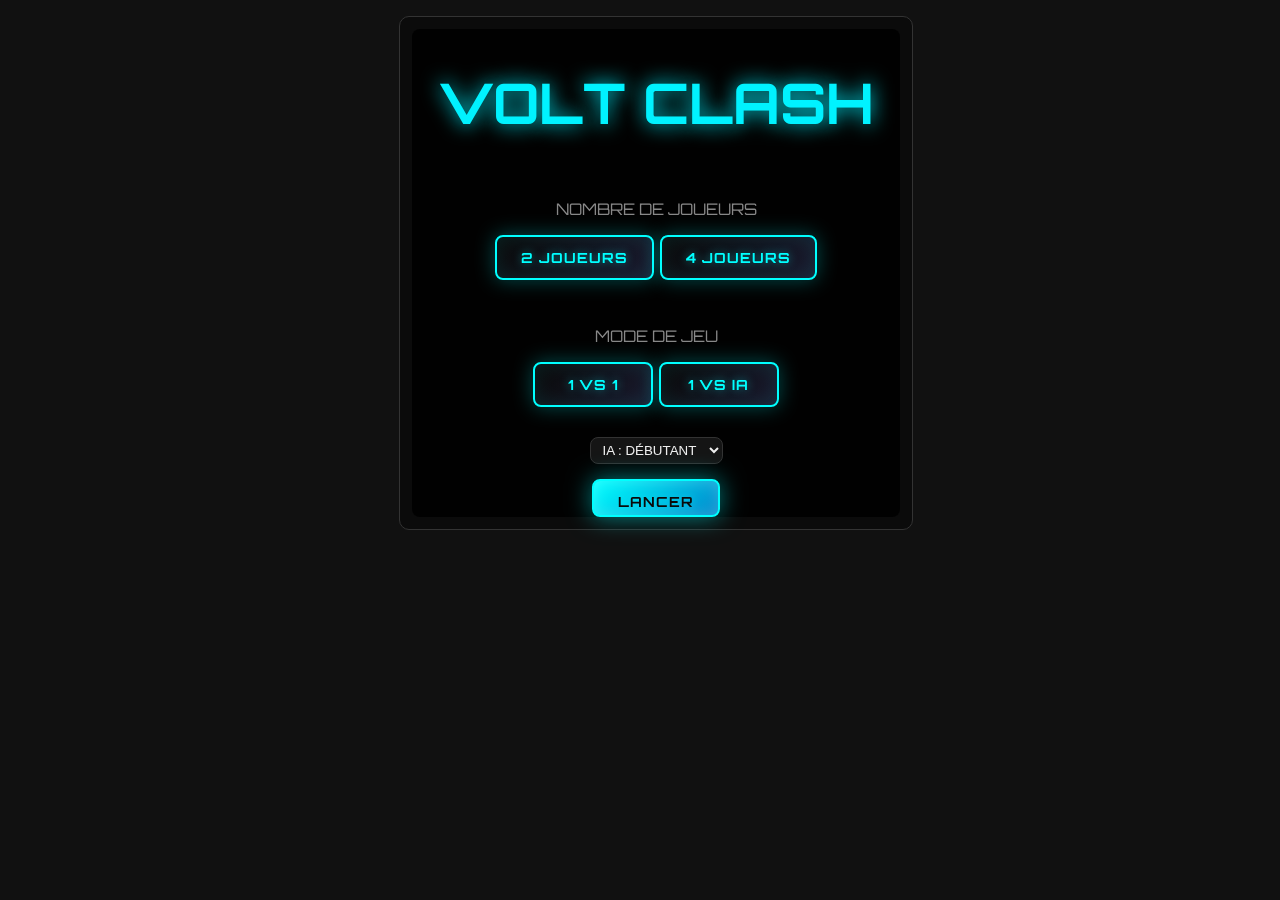
<file: voltclashproXX.html>
<!doctype html>
<html lang="fr">
<head>
  <head>
  <meta charset="UTF-8">
  <title>Volt Clash</title>
  <link href="https://fonts.googleapis.com/css2?family=Orbitron:wght@700&family=Press+Start+2P&display=swap" rel="stylesheet">

  <meta charset="utf-8" />
  <meta name="viewport" content="width=device-width,initial-scale=1" />
  <title>Combat Électrique — V4 Final (30×30)</title>
  <style>
    /* ================================
       BOUTONS FUTURISTES - VOLT CLASH
       ================================ */

    /* Style principal des boutons */
    .futuristic-btn {
      font-family: 'Orbitron', monospace;
      font-weight: 700;
      font-size: 14px;
      letter-spacing: 1px;
      text-transform: uppercase;
      
      /* Fond sombre et bordure */
      background: linear-gradient(135deg, #0a0a0a 0%, #1a1a2e 100%);
      border: 2px solid #00ffff;
      border-radius: 8px;
      
      /* Dimensions et espacement */
      padding: 12px 24px;
      min-width: 120px;
      
      /* Texte */
      color: #00ffff;
      text-shadow: 0 0 10px rgba(0, 255, 255, 0.5);
      
      /* Curseur et transition */
      cursor: pointer;
      transition: all 0.3s cubic-bezier(0.4, 0, 0.2, 1);
      
      /* Position relative pour les pseudo-éléments */
      position: relative;
      overflow: hidden;
      
      /* Effet de base */
      box-shadow: 
        0 0 20px rgba(0, 255, 255, 0.3),
        inset 0 0 20px rgba(0, 255, 255, 0.1);
    }

    /* Effet de survol (hover) */
    .futuristic-btn:hover {
      background: linear-gradient(135deg, #1a1a2e 0%, #16213e 100%);
      border-color: #00ffff;
      color: #ffffff;
      
      /* Lueur accentuée au survol */
      box-shadow: 
        0 0 30px rgba(0, 255, 255, 0.6),
        0 0 60px rgba(0, 255, 255, 0.4),
        inset 0 0 30px rgba(0, 255, 255, 0.2);
      
      /* Légère augmentation de taille */
      transform: translateY(-2px);
    }

    /* Effet de clic (active) */
    .futuristic-btn:active {
      transform: translateY(0) scale(0.98);
      box-shadow: 
        0 0 15px rgba(0, 255, 255, 0.4),
        inset 0 0 20px rgba(0, 255, 255, 0.3);
    }

    /* Variante pour bouton principal */
    .futuristic-btn.primary {
      background: linear-gradient(135deg, #00ffff 0%, #0088cc 100%);
      color: #0a0a0a;
      border-color: #00ffff;
      
      box-shadow: 
        0 0 25px rgba(0, 255, 255, 0.5),
        inset 0 0 15px rgba(255, 255, 255, 0.2);
    }

    .futuristic-btn.primary:hover {
      background: linear-gradient(135deg, #00ffff 0%, #00aaff 100%);
      box-shadow: 
        0 0 40px rgba(0, 255, 255, 0.8),
        0 0 80px rgba(0, 255, 255, 0.4),
        inset 0 0 25px rgba(255, 255, 255, 0.3);
    }

    /* Variante pour bouton danger */
    .futuristic-btn.danger {
      background: linear-gradient(135deg, #0a0a0a 0%, #2e0a0a 100%);
      border-color: #ff0040;
      color: #ff0040;
      
      box-shadow: 
        0 0 20px rgba(255, 0, 64, 0.3),
        inset 0 0 20px rgba(255, 0, 64, 0.1);
    }

    .futuristic-btn.danger:hover {
      background: linear-gradient(135deg, #2e0a0a 0%, #3e0a0a 100%);
      box-shadow: 
        0 0 30px rgba(255, 0, 64, 0.6),
        0 0 60px rgba(255, 0, 64, 0.4),
        inset 0 0 30px rgba(255, 0, 64, 0.2);
    }

    /* Animation de pulsation subtile */
    @keyframes pulse {
      0%, 100% {
        box-shadow: 
          0 0 20px rgba(0, 255, 255, 0.3),
          inset 0 0 20px rgba(0, 255, 255, 0.1);
      }
      50% {
        box-shadow: 
          0 0 25px rgba(0, 255, 255, 0.4),
          inset 0 0 25px rgba(0, 255, 255, 0.15);
      }
    }

    /* Effet de pulsation pour les boutons importants */
    .futuristic-btn.pulse {
      animation: pulse 2s infinite;
    }

    /* Style par défaut pour tous les boutons */
    button {
      font-family: 'Orbitron', monospace;
      font-weight: 700;
      font-size: 14px;
      letter-spacing: 1px;
      text-transform: uppercase;
      cursor: pointer;
      transition: all 0.3s cubic-bezier(0.4, 0, 0.2, 1);
      position: relative;
      overflow: hidden;
    }

    /* S'assurer que les boutons sans classe ont un style de base */
    button:not(.futuristic-btn) {
      background: linear-gradient(135deg, #0a0a0a 0%, #1a1a2e 100%);
      border: 2px solid #00ffff;
      border-radius: 8px;
      padding: 12px 24px;
      min-width: 120px;
      color: #00ffff;
      text-shadow: 0 0 10px rgba(0, 255, 255, 0.5);
      box-shadow: 
        0 0 20px rgba(0, 255, 255, 0.3),
        inset 0 0 20px rgba(0, 255, 255, 0.1);
    }

    button:not(.futuristic-btn):hover {
      background: linear-gradient(135deg, #1a1a2e 0%, #16213e 100%);
      border-color: #00ffff;
      color: #ffffff;
      box-shadow: 
        0 0 30px rgba(0, 255, 255, 0.6),
        0 0 60px rgba(0, 255, 255, 0.4),
        inset 0 0 30px rgba(0, 255, 255, 0.2);
      transform: translateY(-2px);
    }

    button:not(.futuristic-btn):active {
      transform: translateY(0) scale(0.98);
      box-shadow: 
        0 0 15px rgba(0, 255, 255, 0.4),
        inset 0 0 20px rgba(0, 255, 255, 0.3);
    }
    body { 
      margin:0; 
      background:#111; 
      color:#eee; 
      font-family:system-ui, Arial, sans-serif;
      display: flex;
      flex-direction: column;
      align-items: center; /* Centrer horizontalement */
      min-height: 100vh;
    }
    .wrap { 
      max-width: 1450px; 
      margin: 0 auto; 
      padding: 16px; 
      width: 100%;
      text-align: center; /* Centrer le contenu */
    }
    .top { display:flex; gap:12px; align-items:center; flex-wrap:wrap; }
    .panel { display:flex; gap:10px; align-items:center; flex-wrap:wrap; }
    .badge { padding:6px 10px; border:1px solid #333; border-radius:999px; background:#151515; font-size:14px; }
    .note { color:#cfcfcf; font-size:14px; line-height:1.45; margin:10px 0 12px 0; }
    
    /* MODIFICATION ICI : On ajoute position: relative pour que le menu se cale bien */
    .sheet { 
      background:#0b0b0b; 
      border:1px solid #333; 
      border-radius: 10px; 
      padding: 12px; 
      position: relative; 
      display: inline-block; /* Pour que le cadre épouse la taille du jeu */
      margin: 0 auto; /* Centrer la sheet */
    }

    canvas { 
      width: auto; 
      max-width: 100%; 
      height: auto; 
      display: block; 
      background:#0b0b0b; 
      border-radius:8px; 
      margin: 0 auto; /* Centrer horizontalement */
    }
    .help { margin-top:10px; color:#cfcfcf; font-size:13px; line-height:1.55; }
    .warn { color:#ffcf7a; }
    .ok { color:#9dffb6; }
    code { background:#1b1b1b; padding:2px 6px; border-radius:6px; border:1px solid #2b2b2b; }

    .players { 
      display:flex; 
      gap:10px; 
      flex-wrap:wrap; 
      align-items:center; 
      justify-content: center; /* Centrer horizontalement */
      margin: 10px 0;
    }
    .pchip { padding:6px 10px; border-radius:999px; border:1px solid #333; background:#151515; font-size:13px; display:flex; align-items:center; gap:8px; }
    .dot { width:10px; height:10px; border-radius:999px; display:inline-block; }
    select { background:#151515; color:#eee; border:1px solid #333; border-radius:8px; padding:4px 8px; }

    /* --- TON NOUVEAU CODE CSS POUR LE MENU --- */
    .menu-overlay {
      position: absolute;
      top: 12px; left: 12px; /* On s'aligne sur le padding de la .sheet */
      right: 12px; bottom: 12px;
      background: rgba(0, 0, 0, 0.9);
      display: flex; flex-direction: column;
      align-items: center; justify-content: center;
      z-index: 100;
      border-radius: 8px;
    }

    .glow-text {
      font-family: 'Orbitron', sans-serif;
      color: #00f2ff;
      text-shadow: 0 0 20px #00f2ff;
      font-size: 3.5rem;
      margin-bottom: 30px;
    }

    .game-title-main {
      font-family: 'Orbitron', sans-serif;
      color: #00f2ff;
      text-shadow: 0 0 20px #00f2ff;
      font-size: 2.5rem;
      margin: 15px 0;
      text-align: center;
    }

    .menu-section { margin: 15px; text-align: center; }
    .menu-section h3 { font-family: 'Orbitron', sans-serif; font-size: 0.9rem; color: #888; margin-bottom: 10px; }
</style>
  
</head>
<body>

<div class="wrap">
  <!-- Badges joueurs cachés quand le menu est affiché -->
  <div class="players" id="playersRow" style="display: none;"></div>
  
  <!-- Titre et contrôles cachés quand le menu est affiché -->
  <div class="top" id="gameControls" style="display: none;">
    <h2 class="game-title-main">VOLT CLASH</h2>
    <div class="panel" style="justify-content: center;">
      <button class="futuristic-btn small" id="endturn">W = Fin de tour</button>
      <button class="futuristic-btn danger small" id="reset">Réinitialiser</button>
      <button class="futuristic-btn small" id="togglebg">Fond: Noir</button>
      <button class="futuristic-btn small" id="toggleExpert">IA: Normal</button>
      <button class="futuristic-btn small" id="menu">ESC = Menu</button>
    </div>
  </div>

  <div class="sheet">
    <div id="main-menu" class="menu-overlay">
  <h1 class="glow-text">VOLT CLASH</h1>
  
  <div class="menu-section">
    <p style="color: #888; font-family: Orbitron;">NOMBRE DE JOUEURS</p>
    <button class="futuristic-btn" onclick="setPlayerCount(2)">2 JOUEURS</button>
    <button class="futuristic-btn" onclick="setPlayerCount(4)">4 JOUEURS</button>
  </div>

  <div class="menu-section">
    <p style="color: #888; font-family: Orbitron;">MODE DE JEU</p>
    <button class="futuristic-btn" onclick="setGameMode('pvp')">1 VS 1</button>
    <button class="futuristic-btn" onclick="setGameMode('pve')">1 VS IA</button>
  </div>

  <div class="menu-section">
    <select id="ai-difficulty">
      <option value="beginner">IA : DÉBUTANT</option>
      <option value="expert">IA : EXPERT</option>
    </select>
  </div>

  <button class="futuristic-btn primary pulse" onclick="startGame()">LANCER</button>
</div>
    <canvas id="c"></canvas>
  </div>

  <div class="help" id="status"></div>
</div>

<script>
// Variables globales définies en dehors de l'IIFE
let GRID_CELLS = 20;
let NODES = 21;
let PLAYER_COUNT = 4;
let displayW, displayH;

(() => {
  // ----------------------------
  // Config
  // ----------------------------
  // GRID_CELLS, NODES, PLAYER_COUNT sont déjà définies globalement
  const BASE_CELLS = 2;          // base = 3x3 nœuds
  const MOVES_PER_TURN = 5;

  const CELL_PX = 22;
  const MARGIN_PX = 24;

  // Halo plus intense
  const HALO_WIDE = 11;
  const HALO_THIN = 3.4;
  const HALO_ALPHA_WIDE = 0.22;
  const HALO_ALPHA_THIN = 0.38;

  // IA: seuil de "menace" (défense si ennemi trop proche de la base)
  const DEFENSE_RADIUS = 7;              // en nœuds (Manhattan approximé via dist2)
  const DEFENSE_RADIUS2 = DEFENSE_RADIUS * DEFENSE_RADIUS;

  // IA: zone bouclier autour de base (nœuds proches à privilégier)
  const SHIELD_RADIUS = 5;
  const SHIELD_RADIUS2 = SHIELD_RADIUS * SHIELD_RADIUS;

  const PLAYERS = [
    { id:"A", color:"#ff5d5d", name:"A (Rouge)" }, // TL
    { id:"B", color:"#3ddc84", name:"B (Vert)"  }, // BR
    { id:"C", color:"#ffd84d", name:"C (Jaune)" }, // TR
    { id:"D", color:"#4da6ff", name:"D (Bleu)"  }, // BL
  ];

  // Par défaut : 1 humain + 3 IA
  const control = new Map([
    ["A", "HUMAN"],
    ["B", "AI"],
    ["C", "AI"],
    ["D", "AI"],
  ]);



// ----------------------------
// Mode IA Expert (Beam Search) — toggle
// ----------------------------
let expertMode = false; // false = IA normale (scoring simple), true = Beam Search
const AI_BEAM = {
  depth: 3,           // lookahead (coups simulés du même joueur dans son tour)
  beamWidth: 18,      // K
  maxBranch: 50,      // top-N coups évalués par niveau
  wAttack: 1.0,
  wDefense: 0.25,
  tieNoise: 0.02      // brise les égalités
};
// ----------------------------
// IA profiles (styles différents)
// ----------------------------
// Chaque IA reçoit un profil distinct au reset, pour éviter les schémas identiques en début de partie.
// Les profils influencent : choix de cible, appétence CROSS vs CIRCLE, et mélange diagonale/ligne.
const AI_PROFILE_DEFS = {
  RAIDER:    { name:"RAIDER",    circleBiasAttack: 0.08, circleBiasDefense: 0.55, diagWeight: 0.55, lineWeight: 1.10, targetMode: "HUMAN_FIRST", noise: 1400 },
  BALANCED:  { name:"BALANCED",  circleBiasAttack: 0.12, circleBiasDefense: 0.62, diagWeight: 0.70, lineWeight: 1.00, targetMode: "NEAREST",     noise: 1200 },
  SWARM:     { name:"SWARM",     circleBiasAttack: 0.10, circleBiasDefense: 0.58, diagWeight: 0.85, lineWeight: 0.92, targetMode: "WEAKEST",     noise: 1700 },
  SIEGER:    { name:"SIEGER",    circleBiasAttack: 0.06, circleBiasDefense: 0.50, diagWeight: 0.45, lineWeight: 1.20, targetMode: "RANDOM_ROTATE", noise: 1500 },
};
const aiProfile = new Map();          // pid -> profile object
const aiTargetOverride = new Map();   // pid -> targetPid (pour RANDOM_ROTATE)

function shuffle(arr){
  for (let i = arr.length - 1; i > 0; i--){
    const j = Math.floor(Math.random() * (i + 1));
    [arr[i], arr[j]] = [arr[j], arr[i]];
  }
  return arr;
}

function assignAIProfiles(){
  const pool = shuffle(Object.keys(AI_PROFILE_DEFS).slice());
  for (const p of PLAYERS){
    if (control.get(p.id) !== "AI") continue;
    const key = pool.length ? pool.pop() : "BALANCED";
    aiProfile.set(p.id, AI_PROFILE_DEFS[key]);
    aiTargetOverride.delete(p.id);
  }
  // Si plusieurs IA et pool insuffisant, on mélange quand même via noise/target rotate.
}

function marksCount(pid){
  let c = 0;
  for (const m of marks.values()) if (m.owner === pid) c++;
  return c;
}

function chooseTargetPid(pid, prof){
  const aliveEnemies = PLAYERS.map(p => p.id).filter(id => id !== pid && alive.get(id));
  if (!aliveEnemies.length) return null;

  if (prof.targetMode === "HUMAN_FIRST"){
    if (alive.get("A") && pid !== "A") return "A";
    // fallback nearest
  }

  if (prof.targetMode === "WEAKEST"){
    let best = null, bestVal = Infinity;
    for (const eid of aliveEnemies){
      const v = marksCount(eid); // moins de présence => plus faible
      if (v < bestVal) { bestVal = v; best = eid; }
    }
    return best || aliveEnemies[0];
  }

  if (prof.targetMode === "RANDOM_ROTATE"){
    // Garde une cible quelques tours : évite que toutes les IA convergent pareil
    const keep = aiTargetOverride.get(pid);
    if (keep && alive.get(keep)) return keep;
    const pick = aliveEnemies[Math.floor(Math.random() * aliveEnemies.length)];
    aiTargetOverride.set(pid, pick);
    return pick;
  }

  // NEAREST (par défaut)
  const selfStart = startNodeFor(pid);
  let best = null, bestD2 = Infinity;
  for (const eid of aliveEnemies){
    const c = baseCenter(eid);
    const d2 = dist2(selfStart, c);
    if (d2 < bestD2) { bestD2 = d2; best = eid; }
  }
  return best || aliveEnemies[0];
}

function opponentTargetPoint(pid, prof) {
  const p = prof || aiProfile.get(pid) || AI_PROFILE_DEFS.BALANCED;
  const tPid = chooseTargetPid(pid, p);
  return tPid ? baseCenter(tPid) : { ix: Math.floor(NODES/2), iy: Math.floor(NODES/2) };
}

  
  // ----------------------------
  // Plateau background (toggle noir/blanc)
  // ----------------------------
  let boardBg = "#0b0b0b"; // fond actuel du plateau
  function toggleBoardBg(){
    boardBg = (boardBg === "#0b0b0b") ? "#ffffff" : "#0b0b0b";
    updateBgButton();
    const exBtn = document.getElementById('toggleExpert');
    if (exBtn) exBtn.textContent = expertMode ? 'IA: Expert' : 'IA: Normal';
    requestRedraw();
  }
  function updateBgButton(){
    const btn = document.getElementById("togglebg");
    if (!btn) return;
    btn.textContent = (boardBg === "#0b0b0b") ? "Fond: Noir" : "Fond: Blanc";
  }
  // Toggle Expert AI (Beam Search)
  function toggleExpertMode(){
    expertMode = !expertMode;
    const btn = document.getElementById("toggleExpert");
    if (btn) btn.textContent = expertMode ? "IA: Expert" : "IA: Normal";
    message = expertMode ? "Mode Expert (Beam) activé." : "Mode Normal activé.";
    setBadges();
    requestRedraw();
    // si c'est au tour d'une IA, relancer proprement
    if (!gameOver && control.get(currentPlayerId()) === "AI") scheduleAITick(110);
  }


// ----------------------------
  // Configuration du jeu
  // ----------------------------
  function setPlayerCount(count) {
    PLAYER_COUNT = count;
    
    // Adapter la taille de la grille
    if (count === 2) {
      GRID_CELLS = 20;  // Grille 20x20 pour 2 joueurs
    } else {
      GRID_CELLS = 30;  // Grille 30x30 pour 4 joueurs
    }
    NODES = GRID_CELLS + 1;
    
    // Nettoyage COMPLET pour éviter les conflits
    marks.clear();
    walls.clear();
    
    // Réinitialiser tous les curseurs
    for (const p of PLAYERS) {
      cursors.set(p.id, { ...startNodeFor(p.id) });
    }
    
    // Mettre à jour les contrôles par défaut
    if (count === 2) {
      control.set("A", "HUMAN");
      control.set("B", "AI");
      control.set("C", "AI");
      control.set("D", "AI");
    } else {
      control.set("A", "HUMAN");
      control.set("B", "AI");
      control.set("C", "AI");
      control.set("D", "AI");
    }
    
    // Forcer la réinitialisation du canvas
    updateCanvasSize();
    
    // Redessiner si le jeu est en cours
    if (!gameOver) {
      requestRedraw();
    }
  }

  function setGameMode(mode) {
    if (PLAYER_COUNT === 2) {
      if (mode === 'pvp') {
        // 1 vs 1
        control.set("A", "HUMAN");
        control.set("B", "HUMAN");
      } else if (mode === 'pve') {
        // 1 vs IA
        control.set("A", "HUMAN");
        control.set("B", "AI");
      }
    }
  }

  function startGame() {
    // Cacher le menu
    const menu = document.getElementById('main-menu');
    if (menu) {
      menu.style.display = 'none';
      menu.style.visibility = 'hidden';
      menu.style.pointerEvents = 'none';
      menu.style.opacity = '0';
    }
    
    // Afficher les éléments du jeu
    document.getElementById('playersRow').style.display = 'flex';
    document.getElementById('gameControls').style.display = 'block';
    
    // Mettre à jour la taille du canvas avant de démarrer
    updateCanvasSize();
    
    // Démarrer le jeu avec la version originale de reset
    gameOver = false;
    originalReset();
  }

  // Rendre les fonctions accessibles globalement
  window.setPlayerCount = setPlayerCount;
  window.setGameMode = setGameMode;
  window.startGame = startGame;
  window.updateCanvasSize = updateCanvasSize;

  function updateCanvasSize() {
    displayW = MARGIN_PX*2 + GRID_CELLS * CELL_PX;
    displayH = MARGIN_PX*2 + GRID_CELLS * CELL_PX;

    canvas.style.width = displayW + "px";
    canvas.style.height = displayH + "px";
    canvas.width = Math.round(displayW * dpr);
    canvas.height = Math.round(displayH * dpr);
    ctx.scale(dpr, dpr);
    
    // Redessiner si le jeu est en cours
    if (!gameOver && marks.size > 0) {
      requestRedraw();
    }
  }

  // ----------------------------
  // Banner
  // ----------------------------
  const banner = document.getElementById("banner");
  const bTitle = document.getElementById("bTitle");
  const bSub = document.getElementById("bSub");
  let bannerTimer = null;
  function showBanner(title, sub, color="#eee") {
    bTitle.textContent = title;
    bSub.textContent = sub || "";
    bTitle.style.color = color;
    banner.classList.remove("show");
    void banner.offsetWidth;
    banner.classList.add("show");
    clearTimeout(bannerTimer);
    bannerTimer = setTimeout(() => banner.classList.remove("show"), 1400);
  }

  // ----------------------------
  // Geometry
  // ----------------------------
 function baseRectFor(pid){
  if (PLAYER_COUNT === 2) {
    // Mode 2 joueurs : coins opposés
    switch(pid){
      case "A": return { ix: 0, iy: 0, cells: BASE_CELLS };                    // Haut gauche
      case "B": return { ix: NODES - BASE_CELLS - 1, iy: NODES - BASE_CELLS - 1, cells: BASE_CELLS }; // Bas droite
      case "C": return { ix: 0, iy: 0, cells: BASE_CELLS };                    // Non utilisé en mode 2 joueurs
      case "D": return { ix: 0, iy: 0, cells: BASE_CELLS };                    // Non utilisé en mode 2 joueurs
    }
  } else {
    // Mode 4 joueurs : configuration originale
    switch(pid){
      case "A": return { ix: 0, iy: 0, cells: BASE_CELLS };
      case "B": return { ix: NODES - BASE_CELLS - 1, iy: NODES - BASE_CELLS - 1, cells: BASE_CELLS };
      case "C": return { ix: NODES - BASE_CELLS - 1, iy: 0, cells: BASE_CELLS };
      case "D": return { ix: 0, iy: NODES - BASE_CELLS - 1, cells: BASE_CELLS };
    }
  }
}
  function baseCenter(pid){
    const b = baseRectFor(pid);
    return { ix: b.ix + 1, iy: b.iy + 1 }; // centre du 3x3
  }
  function startNodeFor(pid){
    // nœud adjacent vers centre (diagonale)
    const b = baseRectFor(pid);
    const step = b.cells + 1; // 3
    if (pid === "A") return { ix: b.ix + step, iy: b.iy + step };
    if (pid === "B") return { ix: b.ix - 1,    iy: b.iy - 1 };
    if (pid === "C") return { ix: b.ix - 1,    iy: b.iy + step };
    if (pid === "D") return { ix: b.ix + step, iy: b.iy - 1 };
    return { ix: 0, iy: 0 };
  }

  // ----------------------------
  // Canvas
  // ----------------------------
  const canvas = document.getElementById("c");
  const ctx = canvas.getContext("2d");
  const dpr = window.devicePixelRatio || 1;

  let displayW = MARGIN_PX*2 + GRID_CELLS * CELL_PX;
  let displayH = MARGIN_PX*2 + GRID_CELLS * CELL_PX;

  canvas.style.width = displayW + "px";
  canvas.style.height = displayH + "px";
  canvas.width = Math.round(displayW * dpr);
  canvas.height = Math.round(displayH * dpr);
  ctx.scale(dpr, dpr);

  function nodeToPx(ix, iy) { return { x: MARGIN_PX + ix * CELL_PX, y: MARGIN_PX + iy * CELL_PX }; }
  function keyOf(ix, iy) { return `${ix},${iy}`; }
  function parseKey(k) { const [ix,iy] = k.split(",").map(Number); return {ix,iy}; }
  function clamp(v, lo, hi) { return Math.max(lo, Math.min(hi, v)); }
  function dist2(a,b){ const dx=a.ix-b.ix, dy=a.iy-b.iy; return dx*dx+dy*dy; }

  // ----------------------------
  // Mouse -> node (snap)
  // ----------------------------
  function mouseToNode(clientX, clientY){
    const rect = canvas.getBoundingClientRect();
    const x = clientX - rect.left;
    const y = clientY - rect.top;
    const ix = clamp(Math.round((x - MARGIN_PX) / CELL_PX), 0, NODES - 1);
    const iy = clamp(Math.round((y - MARGIN_PX) / CELL_PX), 0, NODES - 1);
    return { ix, iy };
  }


  const dirs8 = [
    {dx: 1, dy: 0}, {dx:-1, dy: 0}, {dx: 0, dy: 1}, {dx: 0, dy:-1},
    {dx: 1, dy: 1}, {dx: 1, dy:-1}, {dx:-1, dy: 1}, {dx:-1, dy:-1},
  ];
  const neigh4 = [
    {dx: 1, dy: 0}, {dx:-1, dy: 0}, {dx: 0, dy: 1}, {dx: 0, dy:-1},
  ];

  // ----------------------------
  // State
  // ----------------------------
  const marks = new Map(); // nodeKey -> { owner, kind:"X"|"O" }
  const walls = new Map(); // edgeKey -> owner (derived from O-O)

  const alive = new Map(PLAYERS.map(p => [p.id, true]));
  const started = new Map(PLAYERS.map(p => [p.id, false]));

  let currentIdx = 0;
  let movesLeft = MOVES_PER_TURN;
  let message = "";
  let gameOver = false;

  const cursors = new Map(PLAYERS.map(p => [p.id, { ...startNodeFor(p.id) } ]));

  function playerById(pid){ return PLAYERS.find(p => p.id === pid); }
  function currentPlayerId(){ 
    // Ne considérer que les joueurs actifs selon PLAYER_COUNT
    let activePlayers = PLAYERS.slice(0, PLAYER_COUNT);
    return activePlayers[currentIdx].id; 
  }
  function currentPlayer(){ return playerById(currentPlayerId()); }
  function activeCursor(){ return cursors.get(currentPlayerId()); }

  // IA scheduler (anti-blocage)
  let aiTimer = null;
  function stopAI() {
    if (aiTimer) { clearTimeout(aiTimer); aiTimer = null; }
  }

  // ----------------------------
  // Base helpers
  // ----------------------------
  function inBase(ix, iy, base) {
    return ix >= base.ix && ix <= base.ix + base.cells && iy >= base.iy && iy <= base.iy + base.cells;
  }
  function isOwnBase(pid, ix, iy){
    if (!alive.get(pid)) return false;
    return inBase(ix, iy, baseRectFor(pid));
  }
  function baseOwnerAt(ix, iy) {
    for (const p of PLAYERS) {
      if (!alive.get(p.id)) continue;
      if (inBase(ix, iy, baseRectFor(p.id))) return p.id;
    }
    return null;
  }

  // ----------------------------
  // Walls
  // ----------------------------
  function edgeKey(a, b) {
    const k1 = keyOf(a.ix, a.iy);
    const k2 = keyOf(b.ix, b.iy);
    return (k1 < k2) ? `${k1}|${k2}` : `${k2}|${k1}`;
  }

  function rebuildWallsFromCircles() {
    walls.clear();
    for (const [k, m] of marks.entries()) {
      if (m.kind !== "O") continue;
      const a = parseKey(k);
      for (const d of neigh4) {
        const b = { ix: a.ix + d.dx, iy: a.iy + d.dy };
        if (b.ix < 0 || b.iy < 0 || b.ix >= NODES || b.iy >= NODES) continue;
        const mb = marks.get(keyOf(b.ix, b.iy));
        if (!mb) continue;
        if (mb.kind === "O" && mb.owner === m.owner) {
          walls.set(edgeKey(a, b), m.owner);
        }
      }
    }
  }

  function isBlockedByEnemyWall(from, to, pid, dx, dy) {
    const isOrth = (Math.abs(dx) + Math.abs(dy)) === 1;
    if (!isOrth) return false;
    const ek = edgeKey(from, to);
    const owner = walls.get(ek);
    if (!owner) return false;
    return owner !== pid;
  }

  // ----------------------------
  // Conduction model
  // ----------------------------
  function conductiveForPlayer(ix, iy, pid) {
    const k = keyOf(ix, iy);
    const m = marks.get(k);
    if (m && m.owner === pid) return true;
    if (!alive.get(pid)) return false;
    return inBase(ix, iy, baseRectFor(pid));
  }

  function computePoweredSet(pid) {
    const powered = new Set();
    const q = [];
    if (!alive.get(pid)) return powered;

    const base = baseRectFor(pid);
    for (let y = base.iy; y <= base.iy + base.cells; y++) {
      for (let x = base.ix; x <= base.ix + base.cells; x++) {
        const k = keyOf(x, y);
        powered.add(k);
        q.push({ix:x, iy:y});
      }
    }

    while (q.length) {
      const cur = q.shift();
      for (const d of dirs8) {
        const nx = cur.ix + d.dx;
        const ny = cur.iy + d.dy;
        if (nx < 0 || ny < 0 || nx >= NODES || ny >= NODES) continue;

        if (!conductiveForPlayer(nx, ny, pid)) continue;
        if (isBlockedByEnemyWall(cur, {ix:nx, iy:ny}, pid, d.dx, d.dy)) continue;

        const nk = keyOf(nx, ny);
        if (powered.has(nk)) continue;
        powered.add(nk);
        q.push({ix:nx, iy:ny});
      }
    }
    return powered;
  }

  function hasAdjacentFriendlyOrBase(pid, ix, iy) {
    if (!alive.get(pid)) return false;
    const base = baseRectFor(pid);
    for (const d of dirs8) {
      const nx = ix + d.dx, ny = iy + d.dy;
      if (nx < 0 || ny < 0 || nx >= NODES || ny >= NODES) continue;
      if (inBase(nx, ny, base)) return true;
      const m = marks.get(keyOf(nx, ny));
      if (m && m.owner === pid) return true;
    }
    return false;
  }

  // ----------------------------
  // Move legality
  // ----------------------------
  function canPlaceCross(pid, ix, iy) {
    if (gameOver || !alive.get(pid)) return false;
    const k = keyOf(ix, iy);
    if (marks.has(k)) return false;
    if (isOwnBase(pid, ix, iy)) return false;

    // must remain powered after placement
    marks.set(k, { owner: pid, kind:"X" });
    rebuildWallsFromCircles();
    const powered = computePoweredSet(pid);
    const ok = powered.has(k);
    marks.delete(k);
    rebuildWallsFromCircles();
    return ok;
  }

  function canCircle(pid, targetKey) {
    if (gameOver || !alive.get(pid)) return false;
    const t = marks.get(targetKey);
    if (!t) return false;
    if (t.owner === pid) return false;
    if (t.kind !== "X") return false;

    const {ix, iy} = parseKey(targetKey);
    if (!hasAdjacentFriendlyOrBase(pid, ix, iy)) return false;

    marks.set(targetKey, { owner: pid, kind:"O" });
    rebuildWallsFromCircles();
    const powered = computePoweredSet(pid);
    const ok = powered.has(targetKey);
    marks.set(targetKey, t);
    rebuildWallsFromCircles();
    return ok;
  }

  function placeCross(pid, ix, iy) {
    const k = keyOf(ix, iy);
    marks.set(k, { owner: pid, kind:"X" });
    started.set(pid, true);
    rebuildWallsFromCircles();
    return { ix, iy, key:k, kind:"X" };
  }

  function placeCircle(pid, key) {
    marks.set(key, { owner: pid, kind:"O" });
    started.set(pid, true);
    rebuildWallsFromCircles();
    const {ix, iy} = parseKey(key);
    return { ix, iy, key, kind:"O" };
  }

  // ----------------------------
  // Elimination (base by CROSS only)
  // ----------------------------
  function transferEliminatedPieces(elimPid, winnerPid) {
    for (const [k, m] of marks.entries()) {
      if (m.owner === elimPid) {
        marks.set(k, { owner: winnerPid, kind: m.kind });
      }
    }
    rebuildWallsFromCircles();
  }

  function eliminatePlayer(elimPid, eliminatorPid, reason) {
    if (!alive.get(elimPid)) return false;
    alive.set(elimPid, false);                // base disappears (not alive => not drawn, not conductive)
    transferEliminatedPieces(elimPid, eliminatorPid);

    // Afficher l'élimination dans le status au lieu du banner
    const statusDiv = document.getElementById('status');
    if (statusDiv) {
      statusDiv.innerHTML = `<span style="color: ${playerById(eliminatorPid).color}; font-weight: bold;">ÉLIMINATION : ${elimPid} éliminé par ${eliminatorPid} — ${reason}</span>`;
      // Effacer après 3 secondes
      setTimeout(() => {
        statusDiv.innerHTML = '';
      }, 3000);
    }
    return true;
  }

  function showVictoryAnimation(winner, color) {
    // Créer un élément pour l'animation avec CSS optimisé
    const victoryDiv = document.createElement('div');
    victoryDiv.id = 'victory-animation';
    victoryDiv.style.cssText = `
      position: fixed;
      top: 50%;
      left: 50%;
      transform: translate(-50%, -50%);
      font-family: 'Orbitron', sans-serif;
      font-size: 4rem;
      font-weight: bold;
      color: #9d4edd;
      text-shadow: 
        2px 2px 0 #000,
        -2px 2px 0 #000,
        2px -2px 0 #000,
        -2px -2px 0 #000,
        0 0 30px #9d4edd, 
        0 0 60px #9d4edd;
      z-index: 1000;
      pointer-events: none; /* Éviter les interactions souris */
      will-change: transform, opacity; /* Optimisation GPU */
      animation: victoryPulse 2s ease-in-out;
      text-align: center;
      -webkit-text-stroke: 2px black;
    `;
    victoryDiv.innerHTML = `Victoire<br>${winner}`;
    
    // Ajouter l'animation CSS optimisée
    const style = document.createElement('style');
    style.textContent = `
      @keyframes victoryPulse {
        0% { transform: translate(-50%, -50%) scale(0); opacity: 0; }
        50% { transform: translate(-50%, -50%) scale(1.2); opacity: 1; }
        100% { transform: translate(-50%, -50%) scale(1); opacity: 1; }
      }
    `;
    
    document.head.appendChild(style);
    document.body.appendChild(victoryDiv);
    
    // Nettoyer après 3 secondes
    setTimeout(() => {
      if (document.getElementById('victory-animation')) {
        document.getElementById('victory-animation').remove();
      }
      if (style.parentNode) {
        style.parentNode.removeChild(style);
      }
    }, 3000);
  }

  function checkVictory() {
    let activePlayers = PLAYERS.slice(0, PLAYER_COUNT);
    let aliveCount = 0, last = null;
    let eliminatedPlayer = null;
    
    for (const p of activePlayers) {
      if (alive.get(p.id)) { 
        aliveCount++; 
        last = p.id; 
      } else {
        eliminatedPlayer = p.id; // Le joueur qui vient d'être éliminé
      }
    }
    
    if (aliveCount <= 1) {
      gameOver = true;
      
      if (last) {
        // Créer une explosion sur la base du joueur éliminé (si applicable)
        if (eliminatedPlayer) {
          const basePos = startNodeFor(eliminatedPlayer);
          createElectricExplosion(basePos.ix, basePos.iy, 'large');
        }
        
        // Afficher l'animation de victoire
        showVictoryAnimation(last, playerById(last).color);
        message = `Victoire : ${last}`;
        
        // Arrêter l'animation des particules après 2 secondes (explosion éphémère)
        setTimeout(() => {
          console.log('Nettoyage des particules - Avant:', electricExplosion.particles.length);
          electricExplosion.particles = [];
          electricExplosion.shockwave = null;
          electricExplosion.isActive = false;
          console.log('Nettoyage des particules - Après:', electricExplosion.particles.length);
          
          // Forcer le rafraîchissement du canvas pour effacer les particules restantes
          requestRedraw();
        }, 2000);
      } else {
        showBanner("FIN", "Fin de partie.", "#eee");
        message = "Fin de partie.";
      }
      setBadges();
      requestRedraw();
      stopAI();
      return true;
    }
    return false;
  }

  function afterMove(actorPid, moveInfo) {
    if (gameOver) return;

    // Elimination ONLY if X is placed on an enemy base node
    if (moveInfo && moveInfo.kind === "X") {
      const owner = baseOwnerAt(moveInfo.ix, moveInfo.iy);
      if (owner && owner !== actorPid) {
        eliminatePlayer(owner, actorPid, "croix posée dans la base");
        if (checkVictory()) return;
      }
    }

    // No "coupure de courant" here (removed)
    checkVictory();
  }

  // ----------------------------
  // Turns / Scheduler
  // ----------------------------
  function nextAliveIndex(fromIdx) {
    let activePlayers = PLAYERS.slice(0, PLAYER_COUNT);
    for (let i = 1; i <= activePlayers.length; i++) {
      const idx = (fromIdx + i) % activePlayers.length;
      if (alive.get(activePlayers[idx].id)) return idx;
    }
    return fromIdx;
  }

  function endTurn(silent=false) {
    if (gameOver) return;
    stopAI();
    if (typeof clearDrag === 'function') clearDrag();

    currentIdx = nextAliveIndex(currentIdx);
    movesLeft = MOVES_PER_TURN;
    if (!silent) message = "";
    setBadges();
    requestRedraw();
    maybeStartAITurn();
  }

  function maybeStartAITurn() {
    if (gameOver) return;
    const pid = currentPlayerId();
    if (!alive.get(pid)) { endTurn(true); return; }
    if (control.get(pid) === "AI") {
      scheduleAITick(0);
    }
  }

  function scheduleAITick(ms) {
    stopAI();
    aiTimer = setTimeout(aiTick, ms);
  }

  // ----------------------------
  // Defensive AI
  // ----------------------------
  function getThreatInfo(defPid) {
    // Menace = distance la plus courte entre une pièce ennemie et le centre de la base defPid
    const c = baseCenter(defPid);
    let bestD2 = Infinity;
    let bestPos = null;

    for (const [k, m] of marks.entries()) {
      if (!alive.get(m.owner)) continue;
      if (m.owner === defPid) continue;  // only enemy pieces
      const pos = parseKey(k);
      const d2 = dist2(pos, c);
      if (d2 < bestD2) { bestD2 = d2; bestPos = pos; }
    }

    return { threatD2: bestD2, threatPos: bestPos, baseCenter: c };
  }

    function generateAICandidates(pid) {
    const powered = computePoweredSet(pid);

    const circles = [];
    for (const [k, m] of marks.entries()) {
      if (!alive.get(m.owner)) continue;
      if (m.kind === "X" && m.owner !== pid) {
        if (canCircle(pid, k)) circles.push({ type:"CIRCLE", key:k });
      }
    }

    const crosses = [];
    const seen = new Set();
    for (const pk of powered) {
      const a = parseKey(pk);
      for (const d of dirs8) {
        const nx = a.ix + d.dx, ny = a.iy + d.dy;
        if (nx < 0 || ny < 0 || nx >= NODES || ny >= NODES) continue;
        const kk = keyOf(nx, ny);
        if (seen.has(kk)) continue;
        seen.add(kk);
        if (marks.has(kk)) continue;
        if (!canPlaceCross(pid, nx, ny)) continue;
        crosses.push({ type:"CROSS", ix:nx, iy:ny });
      }
    }

    return { circles, crosses };
  }


  function hasOrthAdjacentOwnMark(pid, ix, iy){
    for (const d of neigh4){
      const nx = ix + d.dx, ny = iy + d.dy;
      if (nx < 0 || ny < 0 || nx >= NODES || ny >= NODES) continue;
      const m = marks.get(keyOf(nx, ny));
      if (m && m.owner === pid) return true;
    }
    return false;
  }
  function orthAdjOwnCount(pid, ix, iy){
    let c = 0;
    for (const d of neigh4){
      const nx = ix + d.dx, ny = iy + d.dy;
      if (nx < 0 || ny < 0 || nx >= NODES || ny >= NODES) continue;
      const m = marks.get(keyOf(nx, ny));
      if (m && m.owner === pid) c++;
    }
    return c;
  }

  // Encourage "straight-line" technique when it is useful (e.g., threading between enemy circles),
  // while still keeping a mild preference for diagonal (checker) placement by default.
  function lineTechniqueBonus(pid, ix, iy, target){
    const c = orthAdjOwnCount(pid, ix, iy);
    if (c <= 0) return 0;

    let bonus = 1800 * c; // reward extending an orthogonal chain
    if (target) {
      // Additional bonus when aligning toward a strategic point (threat or enemy base)
      if (ix === target.ix || iy === target.iy) bonus += 2200;
    }

    // Small penalty if it creates a rigid "cross junction" (too easy to wall off)
    if (c >= 2) bonus -= 900;
    return bonus;
  }

  function diagonalPreferenceBonus(ix, iy){
    // Motif en diagonale (damier) : évite les alignements qui facilitent la formation de murs adverses
    return ((((ix + iy) & 1) === 0) ? 2500 : 0);
  }

  function scoreMove(pid, mv, mode, threat, prof) {
    // capture de base ennemie = priorité absolue
    if (mv.type === "CROSS") {
      const owner = baseOwnerAt(mv.ix, mv.iy);
      if (owner && owner !== pid) return 1_000_000;
    }

    const myC = threat.baseCenter;
    const p = prof || aiProfile.get(pid) || AI_PROFILE_DEFS.BALANCED;
    const tgt = opponentTargetPoint(pid, p);

    if (mode === "DEFENSE") {
      // Défense : privilégier actions proches de sa base, surtout côté menace
      if (mv.type === "CIRCLE") {
        const pos = parseKey(mv.key);
        const nearBase = dist2(pos, myC);
        const towardThreat = threat.threatPos ? dist2(pos, threat.threatPos) : 999999;

        // voler près base est très fort
        let s = 200_000;
        s += (nearBase <= SHIELD_RADIUS2) ? 90_000 : 0;
        s += (nearBase <= DEFENSE_RADIUS2) ? 40_000 : 0;

        // bonus si le vol est près de la menace (pour casser une infiltration)
        s += (towardThreat <= 16) ? 30_000 : 0; // 4^2

        // un petit biais pour rester "compact"
        s -= nearBase * 6;
        return s;
      }

      if (mv.type === "CROSS") {
        const pos = { ix: mv.ix, iy: mv.iy };
        const nearBase = dist2(pos, myC);
        const towardThreat = threat.threatPos ? dist2(pos, threat.threatPos) : 999999;

        // En défense : on NE perd PAS de temps à "encercler" la base.
        // On place plutôt des croix dans l'axe de la menace (ou vers l'extérieur), et en diagonale (damier),
        // en évitant les alignements orthogonaux qui favorisent la formation de murs adverses.
        let s = 110_000;

        // priorité : casser l'infiltration (se rapprocher de la menace), pas coller à la base
        s += (towardThreat <= 25) ? 70_000 : 0;   // 5^2
        s += (towardThreat <= 9)  ? 55_000 : 0;   // 3^2

        // forte pénalité : croix trop proches de la base en mode défense (le "ring" est contre-productif)
        if (nearBase <= SHIELD_RADIUS2) s -= 120_000;
        else if (nearBase <= DEFENSE_RADIUS2) s -= 35_000;

        // pattern diagonal (par défaut)
        s += diagonalPreferenceBonus(mv.ix, mv.iy) * p.diagWeight;

        // évite les lignes (adjacence orthogonale à ses propres marques)
        s += lineTechniqueBonus(pid, mv.ix, mv.iy, threat.threatPos || myC) * p.lineWeight;

        // léger biais : ne pas s'éloigner infiniment (mais bien moins que l'ancien "bouclier")
        s -= nearBase * 6;

        return s;
      }
    }

    // Attaque (mode normal) — objectif: envahir une base (CROSS prioritaire).
    if (mv.type === "CIRCLE") {
      const pos = parseKey(mv.key);
      const d2 = dist2(pos, tgt);

      // Les cercles sont "tactiques" : utiles surtout près de la base cible (ou pour casser un verrou).
      // Loin de la base cible, c'est généralement une perte de tempo => pénalité.
      let s = 125_000 - Math.sqrt(d2) * 520; // décroît avec la distance
      if (d2 > 144) s -= 55_000;             // > 12 nœuds : trop loin
      if (d2 > 400) s -= 35_000;             // > 20 nœuds : encore moins logique

      // Biais profil: en attaque, on limite encore la fréquence des cercles
      s -= (1.0 - p.circleBiasAttack) * 45_000;

      return s;
    }

    if (mv.type === "CROSS") {
      const pos = { ix: mv.ix, iy: mv.iy };
      const d2 = dist2(pos, tgt);

      // Priorité claire : progresser vers la base cible
      let s = 95_000 - Math.sqrt(d2) * 620;

      // Motif diagonal (évite des murs faciles) — pondéré par profil
      s += diagonalPreferenceBonus(mv.ix, mv.iy) * p.diagWeight;

      // Technique en ligne: utile pour "passer" entre des ronds / prolonger une chaîne — pondéré
      s += lineTechniqueBonus(pid, mv.ix, mv.iy, tgt) * p.lineWeight;

      // Biais profil: plus le profil est "CROSS-first", plus on boost les croix en attaque
      s += (1.0 - p.circleBiasAttack) * 18_000;

      return s;
    }

    return -Infinity;
  }


function pickAIMoveNormal(pid) {
  const { circles, crosses } = generateAICandidates(pid);

  const prof = aiProfile.get(pid) || AI_PROFILE_DEFS.BALANCED;

  // Défense si menace proche
  const threat = getThreatInfo(pid);
  const mode = (threat.threatD2 <= DEFENSE_RADIUS2) ? "DEFENSE" : "ATTACK";

  const actions = [];
  for (const c of circles) actions.push(c);
  for (const x of crosses) actions.push(x);

  if (!actions.length) return { mv:null, mode, threat };

  // Sélection: on score TOUT et on choisit le meilleur (avec une petite part d'aléa par profil).
  // Objectif: envahir une base (attaque), et stopper une infiltration (défense).
  let best = null;
  let bestS = -Infinity;

  for (const mv of actions) {
    let s = scoreMove(pid, mv, mode, threat, prof);

    // Petit bruit pour éviter que toutes les IA prennent exactement les mêmes décisions
    s += (Math.random() - 0.5) * (prof.noise || 1200);

    // En ATTACK: limiter les cercles non tactiques (en plus du scoring) via un gate léger
    if (mode === "ATTACK" && mv.type === "CIRCLE") {
      if (Math.random() > (prof.circleBiasAttack || 0.10)) s -= 35_000;
    }
    // En DEFENSE: autoriser davantage les cercles
    if (mode === "DEFENSE" && mv.type === "CIRCLE") {
      if (Math.random() < (prof.circleBiasDefense || 0.60)) s += 8_000;
    }

    if (s > bestS) { bestS = s; best = mv; }
  }

  return { mv: best, mode, threat };
}
// ----------------------------
// IA Expert Beam Search (volet Expert)
// - chaque IA a déjà un profil différent via aiProfile (RAIDER/BALANCED/SWARM/SIEGER)
// - Beam Search simule plusieurs coups du même joueur (dans son tour) pour choisir le meilleur 1er coup.
// - Objectif prioritaire: envahir / couper le réseau adverse via ronds quand c'est opportuniste.
// ----------------------------

function cloneMarks(src){
  const m = new Map();
  for (const [k,v] of src.entries()) m.set(k, { owner: v.owner, kind: v.kind });
  return m;
}
function cloneSimpleMap(src){
  const m = new Map();
  for (const [k,v] of src.entries()) m.set(k, v);
  return m;
}

function rebuildWallsFromCircles_state(st) {
  st.walls.clear();
  for (const [k, m] of st.marks.entries()) {
    if (m.kind !== "O") continue;
    const a = parseKey(k);
    for (const d of neigh4) {
      const b = { ix: a.ix + d.dx, iy: a.iy + d.dy };
      if (b.ix < 0 || b.iy < 0 || b.ix >= NODES || b.iy >= NODES) continue;
      const mb = st.marks.get(keyOf(b.ix, b.iy));
      if (mb && mb.kind === "O" && mb.owner === m.owner) {
        const ek = edgeKey(a, b);
        st.walls.set(ek, m.owner);
      }
    }
  }
}

function isBlockedByEnemyWall_state(st, from, to, pid, dx, dy) {
  const isOrth = (Math.abs(dx) + Math.abs(dy)) === 1;
  if (!isOrth) return false;
  const ek = edgeKey(from, to);
  const owner = st.walls.get(ek);
  if (!owner) return false;
  return owner !== pid;
}

function conductiveForPlayer_state(st, ix, iy, pid) {
  const k = keyOf(ix, iy);
  const m = st.marks.get(k);
  if (m && m.owner === pid) return true;
  if (!st.alive.get(pid)) return false;
  return inBase(ix, iy, baseRectFor(pid));
}

function computePoweredSet_state(st, pid) {
  const powered = new Set();
  const q = [];
  if (!st.alive.get(pid)) return powered;

  const base = baseRectFor(pid);
  for (let y = base.iy; y <= base.iy + base.cells; y++) {
    for (let x = base.ix; x <= base.ix + base.cells; x++) {
      const k = keyOf(x, y);
      powered.add(k);
      q.push({ix:x, iy:y});
    }
  }

  while (q.length) {
    const cur = q.shift();
    for (const d of dirs8) {
      const nx = cur.ix + d.dx, ny = cur.iy + d.dy;
      if (nx < 0 || ny < 0 || nx >= NODES || ny >= NODES) continue;
      if (!conductiveForPlayer_state(st, nx, ny, pid)) continue;
      if (isBlockedByEnemyWall_state(st, cur, {ix:nx, iy:ny}, pid, d.dx, d.dy)) continue;
      const nk = keyOf(nx, ny);
      if (powered.has(nk)) continue;
      powered.add(nk);
      q.push({ix:nx, iy:ny});
    }
  }
  return powered;
}

function hasAdjacentFriendlyOrBase_state(st, pid, ix, iy) {
  if (!st.alive.get(pid)) return false;
  const base = baseRectFor(pid);
  for (const d of dirs8) {
    const nx = ix + d.dx, ny = iy + d.dy;
    if (nx < 0 || ny < 0 || nx >= NODES || ny >= NODES) continue;
    if (inBase(nx, ny, base)) return true;
    const m = st.marks.get(keyOf(nx, ny));
    if (m && m.owner === pid) return true;
  }
  return false;
}

function canPlaceCross_state(st, pid, ix, iy) {
  if (st.gameOver || !st.alive.get(pid)) return false;
  const k = keyOf(ix, iy);
  if (st.marks.has(k)) return false;
  if (isOwnBase(pid, ix, iy)) return false;

  // test connectivité
  st.marks.set(k, { owner: pid, kind:"X" });
  rebuildWallsFromCircles_state(st);
  const powered = computePoweredSet_state(st, pid);
  const ok = powered.has(k);
  st.marks.delete(k);
  rebuildWallsFromCircles_state(st);
  return ok;
}

function canCircle_state(st, pid, key) {
  if (st.gameOver || !st.alive.get(pid)) return false;
  const t = st.marks.get(key);
  if (!t || t.owner === pid || t.kind !== "X") return false;
  const {ix, iy} = parseKey(key);
  if (!hasAdjacentFriendlyOrBase_state(st, pid, ix, iy)) return false;

  st.marks.set(key, { owner: pid, kind:"O" });
  rebuildWallsFromCircles_state(st);
  const powered = computePoweredSet_state(st, pid);
  const ok = powered.has(key);
  st.marks.set(key, t);
  rebuildWallsFromCircles_state(st);
  return ok;
}

function baseOwnerAt_state(st, ix, iy) {
  for (const p of PLAYERS) {
    if (!st.alive.get(p.id)) continue;
    if (inBase(ix, iy, baseRectFor(p.id))) return p.id;
  }
  return null;
}

function applyMove_state(st, pid, mv) {
  if (mv.type === "CROSS") {
    const k = keyOf(mv.ix, mv.iy);
    st.marks.set(k, { owner: pid, kind:"X" });
    st.started.set(pid, true);
    // capture base
    const owner = baseOwnerAt_state(st, mv.ix, mv.iy);
    if (owner && owner !== pid) {
      st.alive.set(owner, false);
      // si 1 seul survivant => gameOver
      const aliveIds = PLAYERS.filter(p => st.alive.get(p.id)).map(p=>p.id);
      if (aliveIds.length <= 1) st.gameOver = true;
    }
  } else {
    st.marks.set(mv.key, { owner: pid, kind:"O" });
    st.started.set(pid, true);
  }
  rebuildWallsFromCircles_state(st);
}

function generateAICandidates_state(st, pid) {
  const powered = computePoweredSet_state(st, pid);
  const circles = [];
  for (const [k, m] of st.marks.entries()) {
    if (!st.alive.get(m.owner)) continue;
    if (m.kind === "X" && m.owner !== pid) {
      if (canCircle_state(st, pid, k)) circles.push({ type:"CIRCLE", key:k });
    }
  }
  const crosses = [];
  const seen = new Set();
  for (const pk of powered) {
    const a = parseKey(pk);
    for (const d of dirs8) {
      const nx = a.ix + d.dx, ny = a.iy + d.dy;
      if (nx < 0 || ny < 0 || nx >= NODES || ny >= NODES) continue;
      const kk = keyOf(nx, ny);
      if (seen.has(kk)) continue;
      seen.add(kk);
      if (st.marks.has(kk)) continue;
      if (!canPlaceCross_state(st, pid, nx, ny)) continue;
      crosses.push({ type:"CROSS", ix:nx, iy:ny });
    }
  }
  return { circles, crosses };
}

// Heuristique d'évaluation locale pour Beam (reste compatible avec tes profils)
function evalMove_state(st, pid, mv, prof) {
  // capture immédiate
  if (mv.type === "CROSS") {
    const owner = baseOwnerAt_state(st, mv.ix, mv.iy);
    if (owner && owner !== pid) return 1_000_000_000;
  }

  // cible: point de base adverse choisi par la logique existante (profil)
  const tgt = opponentTargetPoint(pid, prof);
  const pos = (mv.type === "CROSS") ? {ix: mv.ix, iy: mv.iy} : parseKey(mv.key);

  // attaque: distance Chebyshev au point cible
  const d = Math.max(Math.abs(pos.ix - tgt.ix), Math.abs(pos.iy - tgt.iy));
  let sAttack = 120_000 - d * 2400;

  // ronds = "couper" : bonus si proche du réseau adverse (opportuniste)
  if (mv.type === "CIRCLE") {
    // bonus si cercle proche base adverse ou proche cible
    const d2 = dist2(pos, tgt);
    sAttack += 25_000 - d2 * 35;
    // léger coût pour éviter trop de ronds inutiles
    sAttack -= 10_000;
  } else {
    // croix: bonus de progression (frontier)
    sAttack += diagonalPreferenceBonus(pos.ix, pos.iy) * (prof.diagWeight || 0.7);
    if (hasOrthAdjacentOwnMark(pid, pos.ix, pos.iy)) sAttack += 9_000 * (prof.lineWeight || 1.0);
  }

  // défense: très légère (éviter suicide de réseau)
  const myC = baseCenter(pid);
  const nearBase = dist2(pos, myC);
  let sDefense = 0;
  if (nearBase <= SHIELD_RADIUS2 && mv.type === "CROSS") sDefense -= 18_000;

  // noise pour casser égalités (et éviter mirroring)
  const noise = (Math.random() - 0.5) * (AI_BEAM.tieNoise * 100_000);

  return AI_BEAM.wAttack * sAttack + AI_BEAM.wDefense * sDefense + noise;
}

function pickAIMoveBeam(pid) {
  const prof = aiProfile.get(pid) || AI_PROFILE_DEFS.BALANCED;
  const depth = Math.max(1, Math.min(AI_BEAM.depth, movesLeft));

  // état initial cloné
  const root = {
    marks: cloneMarks(marks),
    walls: cloneSimpleMap(walls),
    alive: cloneSimpleMap(alive),
    started: cloneSimpleMap(started),
    gameOver: gameOver
  };
  rebuildWallsFromCircles_state(root);

  // beam élément: { st, score, firstMove }
  let beam = [{ st: root, score: 0, firstMove: null }];

  for (let ply = 0; ply < depth; ply++) {
    const expanded = [];

    for (const node of beam) {
      if (node.st.gameOver) { expanded.push(node); continue; }

      const { circles, crosses } = generateAICandidates_state(node.st, pid);
      const actions = crosses.concat(circles);
      if (!actions.length) {
        expanded.push(node);
        continue;
      }

      // scorings immédiats pour trier et limiter la branche
      const scored = actions.map(mv => ({ mv, s: evalMove_state(node.st, pid, mv, prof) }))
                            .sort((a,b)=>b.s-a.s)
                            .slice(0, AI_BEAM.maxBranch);

      for (const it of scored) {
        const st2 = {
          marks: cloneMarks(node.st.marks),
          walls: cloneSimpleMap(node.st.walls),
          alive: cloneSimpleMap(node.st.alive),
          started: cloneSimpleMap(node.st.started),
          gameOver: node.st.gameOver
        };
        applyMove_state(st2, pid, it.mv);
        expanded.push({
          st: st2,
          score: node.score + it.s,
          firstMove: node.firstMove || it.mv
        });
      }
    }

    expanded.sort((a,b)=>b.score-a.score);
    beam = expanded.slice(0, AI_BEAM.beamWidth);
    if (!beam.length) break;
  }

  // meilleur scénario => premier coup
  const best = beam[0];
  return { mv: best.firstMove, mode: "ATTACK", threat: { baseCenter: baseCenter(pid), threatPos: null, threatD2: Infinity } };
}

// Dispatcher: Normal vs Expert Beam
function pickAIMove(pid) {
  if (expertMode) return pickAIMoveBeam(pid);
  return pickAIMoveNormal(pid);
}


  function aiTick() {
    aiTimer = null;
    if (gameOver) return;

    const pid = currentPlayerId();
    if (!alive.get(pid)) { endTurn(true); return; }
    if (control.get(pid) !== "AI") return;
    if (movesLeft <= 0) { endTurn(true); return; }

    const pick = pickAIMove(pid);
    const mv = pick.mv;

    if (!mv) {
      message = `IA ${pid} : aucun coup possible, fin de tour.`;
      setBadges();
      requestRedraw();
      endTurn(true);
      return;
    }

    let moveInfo = null;
    if (mv.type === "CIRCLE") moveInfo = placeCircle(pid, mv.key);
    else moveInfo = placeCross(pid, mv.ix, mv.iy);

    movesLeft--;
    afterMove(pid, moveInfo);

    message = (pick.mode === "DEFENSE")
      ? `IA ${pid} (défense)`
      : `IA ${pid} (attaque)`;

    setBadges();
    requestRedraw();

    if (gameOver) return;

    if (movesLeft <= 0) {
      endTurn(true);
      return;
    }

    scheduleAITick(90);
  }

  // ----------------------------
  // Human move
  // ----------------------------
  function validateMoveHuman() {
    if (gameOver) return;

    const pid = currentPlayerId();
    if (!alive.get(pid)) { endTurn(true); return; }
    if (control.get(pid) !== "HUMAN") return;
    if (movesLeft <= 0) { endTurn(true); return; }

    const cur = activeCursor();
    const k = keyOf(cur.ix, cur.iy);
    const existing = marks.get(k);

    let moveInfo = null;

    if (!existing) {
      if (!canPlaceCross(pid, cur.ix, cur.iy)) {
        message = isOwnBase(pid, cur.ix, cur.iy)
          ? "Interdit : pas de croix dans ta base."
          : "Coup refusé : doit rester alimenté (connecté à ta base).";
        setBadges();
        requestRedraw();
        return;
      }
      moveInfo = placeCross(pid, cur.ix, cur.iy);
    } else if (existing.owner !== pid && existing.kind === "X") {
      if (!canCircle(pid, k)) {
        message = "Rond interdit : adjacency base/pièce + rester alimenté.";
        setBadges();
        requestRedraw();
        return;
      }
      moveInfo = placeCircle(pid, k);
    } else {
      message = "Action impossible ici.";
      setBadges();
      requestRedraw();
      return;
    }

    movesLeft--;
    afterMove(pid, moveInfo);

    message = "";
    setBadges();
    requestRedraw();

    if (gameOver) return;
    if (movesLeft <= 0) endTurn(true);
  }

  // ----------------------------
  // UI
  // ----------------------------
  function setBadges() {
    renderPlayersRow();
    renderStatus();
  }

  function renderPlayersRow() {
    const row = document.getElementById("playersRow");
    row.innerHTML = "";

    let activePlayers = PLAYERS.slice(0, PLAYER_COUNT);
    for (const p of activePlayers) {
      const chip = document.createElement("div");
      chip.className = "pchip";
      chip.style.opacity = alive.get(p.id) ? "1" : "0.35";
      chip.style.borderColor = (p.id === currentPlayerId()) ? p.color : "#333";
      chip.style.boxShadow = (p.id === currentPlayerId()) ? `0 0 0 2px ${p.color}33 inset` : "none";

      const dot = document.createElement("span");
      dot.className = "dot";
      dot.style.background = p.color;

      const label = document.createElement("span");
      const st = alive.get(p.id) ? "EN JEU" : "ÉLIMINÉ";
      label.textContent = `${p.name} — ${st}`;

      const sel = document.createElement("select");
      sel.innerHTML = `<option value="HUMAN">Humain</option><option value="AI">IA</option>`;
      sel.value = control.get(p.id);
      sel.addEventListener("change", () => {
        control.set(p.id, sel.value);
        stopAI();
        setBadges();
        requestRedraw();
        maybeStartAITurn();
      });

      chip.appendChild(dot);
      chip.appendChild(label);
      chip.appendChild(sel);
      row.appendChild(chip);
    }
  }

  function renderStatus() {
    const pid = currentPlayerId();
    if (gameOver) {
      document.getElementById("status").innerHTML = `<span class="ok">${message}</span>`;
      return;
    }
    if (control.get(pid) === "AI") {
      document.getElementById("status").innerHTML = `<span class="warn">IA ${pid} joue… ${message ? "— " + message : ""}</span>`;
      return;
    }
    if (message) {
      document.getElementById("status").innerHTML = `<span class="warn">${message}</span>`;
      return;
    }
    document.getElementById("status").innerHTML = `<span class="ok">À toi de jouer.</span>`;
  }

  // ----------------------------
  // Drawing
  // ----------------------------
  let rafPending = false;
  function requestRedraw() {
    if (rafPending) return;
    rafPending = true;
    requestAnimationFrame(() => {
      rafPending = false;
      redraw();
    });
  }
function isInAnyBaseNode(ix, iy) {
  for (const p of PLAYERS) {
    if (!alive.get(p.id)) continue;
    const b = baseRectFor(p.id);
    
    // Debug : affiche les valeurs une seule fois
    if (ix === 0 && iy === 0) {
      console.log(`Base ${p.id}: ix=${b.ix}, iy=${b.iy}, cells=${b.cells}`);
      console.log(`NODES = ${NODES}`);
    }
    
    if (ix >= b.ix && ix <= b.ix + b.cells && 
        iy >= b.iy && iy <= b.iy + b.cells) {
      return true;
    }
  }
  return false;
}

function getBaseOwnerAt(ix, iy) {
  for (const p of PLAYERS) {
    if (!alive.get(p.id)) continue;
    const b = baseRectFor(p.id);
    if (ix >= b.ix && ix <= b.ix + b.cells && 
        iy >= b.iy && iy <= b.iy + b.cells) {
      return p.id;
    }
  }
  return null;
}

function drawGrid() {
  ctx.save();
  ctx.clearRect(0, 0, displayW, displayH);
  ctx.fillStyle = boardBg;
  ctx.fillRect(0, 0, displayW, displayH);

  const gridLine = (boardBg === "#0b0b0b") ? "#5a5a5a" : "#1f1f1f";
  ctx.strokeStyle = gridLine;
  ctx.lineWidth = 1;
  for (let i = 0; i <= GRID_CELLS; i++) {
    const x = MARGIN_PX + i * CELL_PX;
    ctx.beginPath(); ctx.moveTo(x, MARGIN_PX); ctx.lineTo(x, MARGIN_PX + GRID_CELLS * CELL_PX); ctx.stroke();
    const y = MARGIN_PX + i * CELL_PX;
    ctx.beginPath(); ctx.moveTo(MARGIN_PX, y); ctx.lineTo(MARGIN_PX + GRID_CELLS * CELL_PX, y); ctx.stroke();
  }
  
  // Dessiner les points aux intersections (sauf dans les bases)
  ctx.fillStyle = (boardBg === "#0b0b0b") ? "#4a4a4a" : "#2e2e2e";
  for (let y = 0; y < NODES; y++) {
    for (let x = 0; x < NODES; x++) {
      // Enlève les petits points sur les bases
      if (isInAnyBaseNode(x, y)) continue;

      const p = nodeToPx(x, y);
      ctx.beginPath();
      ctx.arc(p.x, p.y, 1.1, 0, Math.PI * 2);
      ctx.fill();
    }
  }
  
  ctx.restore();
}

  function drawBase(pid) {
    if (!alive.get(pid)) return;
    const p = playerById(pid);
    const base = baseRectFor(pid);
    const tl = nodeToPx(base.ix, base.iy);
    const br = nodeToPx(base.ix + base.cells, base.iy + base.cells);

    ctx.save();
    ctx.globalAlpha = 0.18;
    ctx.fillStyle = p.color;
    ctx.fillRect(tl.x, tl.y, br.x - tl.x, br.y - tl.y);

    ctx.globalAlpha = 1;
    ctx.strokeStyle = p.color;
    ctx.lineWidth = 2;
    ctx.strokeRect(tl.x, tl.y, br.x - tl.x, br.y - tl.y);

    ctx.fillStyle = p.color;
   ctx.font = "bold 14px 'Orbitron', sans-serif";
// Calculer le centre du rectangle
const centerX = tl.x + (br.x - tl.x) / 2;
const centerY = tl.y + (br.y - tl.y) / 2;

// Dessiner "Base" centré en haut
ctx.textAlign = "center";
ctx.fillText("Base", centerX, centerY - 5);

// Dessiner la lettre en dessous
ctx.fillText(pid, centerX, centerY + 10);

ctx.textAlign = "left"; // Réinitialiser
ctx.restore();
   
  }

  function drawCircuitGlow(pid, poweredSet) {
    const p = playerById(pid);
    for (const pass of [0, 1]) {
      ctx.save();
      ctx.strokeStyle = p.color;
      ctx.lineCap = "round";
      ctx.lineJoin = "round";
      if (pass === 0) { ctx.globalAlpha = HALO_ALPHA_WIDE; ctx.lineWidth = HALO_WIDE; }
      else { ctx.globalAlpha = HALO_ALPHA_THIN; ctx.lineWidth = HALO_THIN; }

      for (const k of poweredSet) {
        const a = parseKey(k);
        for (const d of dirs8) {
          const b = { ix: a.ix + d.dx, iy: a.iy + d.dy };
          if (b.ix < 0 || b.iy < 0 || b.ix >= NODES || b.iy >= NODES) continue;
          const nk = keyOf(b.ix, b.iy);
          if (!poweredSet.has(nk)) continue;
          if (isBlockedByEnemyWall(a, b, pid, d.dx, d.dy)) continue;
          if (k >= nk) continue;
          if (isInAnyBaseNode(a.ix, a.iy) && isInAnyBaseNode(b.ix, b.iy)) continue;
          const p1 = nodeToPx(a.ix, a.iy);
          const p2 = nodeToPx(b.ix, b.iy);
          ctx.beginPath(); ctx.moveTo(p1.x, p1.y); ctx.lineTo(p2.x, p2.y); ctx.stroke();
        }
      }
      ctx.restore();
    }
    
    // HALO CONSTANT : Depuis la croix vers l'angle le plus proche de la base pour tous les joueurs
    const players = ["A", "B", "C", "D"];
    for (const playerId of players) {
      if (pid === playerId) {
        // Trouver la position de la base du joueur
        const basePos = baseRectFor(playerId);
        
        // Déterminer l'angle le plus proche selon la position du joueur
        let baseCorner;
        if (playerId === "A") {
          baseCorner = { ix: basePos.ix + basePos.cells, iy: basePos.iy + basePos.cells }; // Coin inférieur droit
        } else if (playerId === "B") {
          baseCorner = { ix: basePos.ix, iy: basePos.iy }; // Coin supérieur gauche
        } else if (playerId === "C") {
          baseCorner = { ix: basePos.ix, iy: basePos.iy + basePos.cells }; // Coin inférieur gauche
        } else if (playerId === "D") {
          baseCorner = { ix: basePos.ix + basePos.cells, iy: basePos.iy }; // Coin supérieur droit
        }
        
        // Chercher une croix du joueur
        for (const [k, m] of marks.entries()) {
          if (m.owner === playerId && m.kind === "X") {
            const crossPos = parseKey(k);
            
            // Dessiner le halo constant
            ctx.save();
            ctx.strokeStyle = p.color;
            ctx.lineWidth = HALO_WIDE;
            ctx.globalAlpha = HALO_ALPHA_WIDE;
            ctx.lineCap = "round";
            ctx.lineJoin = "round";
            
            const p1 = nodeToPx(crossPos.ix, crossPos.iy);
            const p2 = nodeToPx(baseCorner.ix, baseCorner.iy);
            
            ctx.beginPath();
            ctx.moveTo(p1.x, p1.y);
            ctx.lineTo(p2.x, p2.y);
            ctx.stroke();
            
            // Deuxième passe pour l'effet de halo
            ctx.lineWidth = HALO_THIN;
            ctx.globalAlpha = HALO_ALPHA_THIN;
            ctx.beginPath();
            ctx.moveTo(p1.x, p1.y);
            ctx.lineTo(p2.x, p2.y);
            ctx.stroke();
            
            ctx.restore();
            break; // Une seule croix suffit
          }
        }
      }
    }
  }

  function drawWall(edgeK, ownerPid, poweredOwnerSet) {
    const owner = playerById(ownerPid);
    const [k1, k2] = edgeK.split("|");
    const a = parseKey(k1), b = parseKey(k2);
    const p1 = nodeToPx(a.ix, a.iy);
    const p2 = nodeToPx(b.ix, b.iy);
    const powered = poweredOwnerSet.has(k1) && poweredOwnerSet.has(k2);

    ctx.save();
    ctx.strokeStyle = owner.color;
    ctx.lineCap = "round";
    ctx.globalAlpha = powered ? 0.25 : 0.18;
    ctx.lineWidth = powered ? 13 : 11;
    ctx.beginPath(); ctx.moveTo(p1.x, p1.y); ctx.lineTo(p2.x, p2.y); ctx.stroke();

    ctx.globalAlpha = powered ? 0.98 : 0.88;
    ctx.lineWidth = powered ? 7 : 5.5;
    ctx.beginPath(); ctx.moveTo(p1.x, p1.y); ctx.lineTo(p2.x, p2.y); ctx.stroke();
    ctx.restore();
  }

  function drawCross(ix, iy, color, powered=false) {
    const p = nodeToPx(ix, iy);
    const s = 6;
    ctx.save();
    ctx.strokeStyle = color;
    ctx.lineWidth = powered ? 3.2 : 2.0;
    ctx.beginPath();
    ctx.moveTo(p.x - s, p.y - s); ctx.lineTo(p.x + s, p.y + s);
    ctx.moveTo(p.x + s, p.y - s); ctx.lineTo(p.x - s, p.y + s);
    ctx.stroke();
    if (powered) {
      ctx.globalAlpha = 0.18;
      ctx.fillStyle = color;
      ctx.beginPath(); ctx.arc(p.x, p.y, 10, 0, Math.PI*2); ctx.fill();
    }
    ctx.restore();
  }

  function drawCircle(ix, iy, color, powered=false) {
    const p = nodeToPx(ix, iy);
    ctx.save();
    ctx.globalAlpha = powered ? 0.38 : 0.24;
    ctx.fillStyle = color;
    ctx.beginPath(); ctx.arc(p.x, p.y, 9.6, 0, Math.PI*2); ctx.fill();

    ctx.globalAlpha = 1;
    ctx.strokeStyle = color;
    ctx.lineWidth = powered ? 3.0 : 1.9;
    ctx.beginPath(); ctx.arc(p.x, p.y, 9.6, 0, Math.PI*2); ctx.stroke();

    if (powered) {
      ctx.globalAlpha = 0.14;
      ctx.fillStyle = color;
      ctx.beginPath(); ctx.arc(p.x, p.y, 13, 0, Math.PI*2); ctx.fill();
    }
    ctx.restore();
  }

  function drawCursor(pid, active=false) {
    const p = playerById(pid);
    const cur = cursors.get(pid);
    const pos = nodeToPx(cur.ix, cur.iy);

    ctx.save();
    if (!active) {
      ctx.strokeStyle = p.color;
      ctx.globalAlpha = alive.get(pid) ? 0.28 : 0.10;
      ctx.lineWidth = 2;
      ctx.beginPath(); ctx.arc(pos.x, pos.y, 8.5, 0, Math.PI*2); ctx.stroke();
      ctx.restore();
      return;
    }

    const pidNow = currentPlayerId();
    const kk = keyOf(cur.ix, cur.iy);
    const existing = marks.get(kk);
    let ok = false;
    // Pendant un drag-diagonal: on se base sur la simulation virtuelle (dragOkPath)
    if (typeof dragPlacing !== "undefined" && dragPlacing && dragMoved) {
      ok = (dragOkPath && dragOkPath.length > 0);
    } else {
      if (!existing) ok = canPlaceCross(pidNow, cur.ix, cur.iy);
      else if (existing.owner !== pidNow && existing.kind === "X") ok = canCircle(pidNow, kk);
    }

    ctx.strokeStyle = ok ? "#9dffb6" : "#ff8a8a";
    ctx.globalAlpha = 0.95;
    ctx.lineWidth = 2.5;
    ctx.beginPath(); ctx.arc(pos.x, pos.y, 13, 0, Math.PI*2); ctx.stroke();

    ctx.strokeStyle = p.color;
    ctx.globalAlpha = 0.9;
    ctx.lineWidth = 2;
    ctx.beginPath(); ctx.arc(pos.x, pos.y, 6.2, 0, Math.PI*2); ctx.stroke();
    ctx.restore();
  }

  // Vérifier si une marque est connectée à sa base (version simplifiée)
  function isConnectedToBase(markKey, playerId) {
    const markPos = parseKey(markKey);
    const basePos = startNodeFor(playerId);
    
    // Vérification simple : est-ce que la marque est dans la zone powered par la base?
    // Pour l'instant, on utilise une approche plus simple
    const baseRect = baseRectFor(playerId);
    
    // Si la marque est très proche de la base, on considère qu'elle est connectée
    const distance = Math.abs(markPos.ix - basePos.ix) + Math.abs(markPos.iy - basePos.iy);
    if (distance <= 3) {
      return true;
    }
    
    // Vérifier s'il y a un chemin de marques du même joueur
    // Approche simplifiée : vérifier seulement les voisins directs
    for (const d of dirs8) {
      const neighbor = { 
        ix: markPos.ix + d.dx, 
        iy: markPos.iy + d.dy 
      };
      
      if (neighbor.ix < 0 || neighbor.iy < 0 || neighbor.ix >= NODES || neighbor.iy >= NODES) continue;
      
      const neighborKey = keyOf(neighbor.ix, neighbor.iy);
      const neighborMark = marks.get(neighborKey);
      
      if (neighborMark && neighborMark.owner === playerId) {
        // Vérifier si ce voisin est plus proche de la base
        const neighborDistance = Math.abs(neighbor.ix - basePos.ix) + Math.abs(neighbor.iy - basePos.iy);
        if (neighborDistance < distance) {
          return true;
        }
      }
    }
    
    return false;
  }

  // Fonction pour calculer les noeuds connectés à la base (updateConnectivity)
  function updateConnectivity(playerId) {
    const poweredNodes = new Set();
    
    // 1. Partir de la base (la source d'énergie)
    const basePos = startNodeFor(playerId);
    const baseKey = keyOf(basePos.ix, basePos.iy);
    
    // Ajouter tous les noeuds de la base comme points de départ
    const baseRect = baseRectFor(playerId);
    const queue = [];
    
    // Ajouter tous les coins de la base comme points de départ
    for (let x = baseRect.ix; x <= baseRect.ix + baseRect.cells; x++) {
      for (let y = baseRect.iy; y <= baseRect.iy + baseRect.cells; y++) {
        const nodeKey = keyOf(x, y);
        queue.push(nodeKey);
        poweredNodes.add(nodeKey);
      }
    }
    
    // 2. Propager le courant à travers les marques connectées
    while (queue.length > 0) {
      const currentKey = queue.shift();
      const currentPos = parseKey(currentKey);
      
      // Explorer les 8 directions
      for (const d of dirs8) {
        const neighbor = { 
          ix: currentPos.ix + d.dx, 
          iy: currentPos.iy + d.dy 
        };
        
        if (neighbor.ix < 0 || neighbor.iy < 0 || neighbor.ix >= NODES || neighbor.iy >= NODES) continue;
        
        const neighborKey = keyOf(neighbor.ix, neighbor.iy);
        
        // Si déjà visité, continuer
        if (poweredNodes.has(neighborKey)) continue;
        
        // Vérifier si le voisin est une marque du même joueur
        const neighborMark = marks.get(neighborKey);
        if (neighborMark && neighborMark.owner === playerId) {
          // Vérifier s'il n'y a pas de mur bloquant
          if (!isBlockedByEnemyWall(currentPos, neighbor, playerId, d.dx, d.dy)) {
            poweredNodes.add(neighborKey);
            queue.push(neighborKey);
          }
        }
      }
    }
    
    return poweredNodes;
  }

  function redraw() {
    // Dessiner la grille et le fond (NOUVEAU)
    drawGrid();
    
    rebuildWallsFromCircles();
    const powered = new Map();
    let activePlayers = PLAYERS.slice(0, PLAYER_COUNT);
    
    for (const p of activePlayers) {
      powered.set(p.id, new Set());
    }
    
    // Calculer les zones powered en utilisant la connectivité réelle
    for (const p of activePlayers) {
      powered.set(p.id, updateConnectivity(p.id));
    }
    
    // Dessiner le circuit
    for (const p of activePlayers) {
      drawCircuitGlow(p.id, powered.get(p.id));
    }
    
    // Dessiner les murs
    for (const [edgeK, ownerPid] of walls.entries()) {
      drawWall(edgeK, ownerPid, powered.get(ownerPid));
    }
    
    // Dessiner les marques
    for (const [k, m] of marks.entries()) {
      const {ix, iy} = parseKey(k);
      const col = playerById(m.owner).color;
      const isPow = powered.get(m.owner).has(k);
      if (m.kind === "X") drawCross(ix, iy, col, isPow);
      else drawCircle(ix, iy, col, isPow);
    }
    
    // Dessiner les curseurs
    for (const p of activePlayers) {
      drawCursor(p.id, p.id === currentPlayerId());
      
      // Dessiner le chemin de drag si actif
      if (dragPath && dragPath.length > 0 && p.id === currentPlayerId()) {
        const pidNow = p.id;
        const col = playerById(pidNow).color;
        const okSet = new Set((dragOkPath || []).map(n => n.k));

        ctx.save();
        // OK en couleur joueur
        ctx.globalAlpha = 0.28;
        for (let i=0;i<dragPath.length;i++) {
          const node = dragPath[i];
          const ex = marks.get(node.k);

          // Si le point de départ est déjà à nous, il sert d'ancre (pas une pose)
          if (ex) {
            if (i === 0 && ex.owner === pidNow) continue;
            break; // stop à la 1ère occupation bloquante
          }

          // Si le point de départ est vide, il PEUT être posé (et sera dans okSet si possible)
          if (okSet.has(node.k)) drawCross(node.ix, node.iy, col, false);
          else break; // stop strict au 1er non-posable
        }

        // le "bloqué" immédiat (si existe) en rouge léger
        ctx.globalAlpha = 0.18;
        for (let i=0;i<dragPath.length;i++) {
          const node = dragPath[i];
          const ex = marks.get(node.k);
          if (ex) {
            if (i === 0 && ex.owner === pidNow) continue;
            break;
          }
          if (!okSet.has(node.k)) { drawCross(node.ix, node.iy, "#ff6b6b", false); break; }
        }
        ctx.restore();
      }
    }
    
    // Dessiner les bases
    for (const p of activePlayers) drawBase(p.id);
    
    // Dessiner les particules (NOUVEAU)
    updateAndDrawParticles();
  }

  // ----------------------------
  // Inputs / Buttons
  // ----------------------------
  function onKey(e) {
    const k = e.key.toLowerCase();
    if (k === " ") e.preventDefault();
    if (gameOver) return;

    const pid = currentPlayerId();
    if (!alive.get(pid)) { endTurn(true); return; }
    if (control.get(pid) === "AI") return;

    const cur = activeCursor();
    if (k === "o") { cur.iy = clamp(cur.iy - 1, 0, NODES - 1); message=""; setBadges(); requestRedraw(); return; }
    if (k === "l") { cur.iy = clamp(cur.iy + 1, 0, NODES - 1); message=""; setBadges(); requestRedraw(); return; }
    if (k === "k") { cur.ix = clamp(cur.ix - 1, 0, NODES - 1); message=""; setBadges(); requestRedraw(); return; }
    if (k === "m") { cur.ix = clamp(cur.ix + 1, 0, NODES - 1); message=""; setBadges(); requestRedraw(); return; }
    if (k === " ") { validateMoveHuman(); return; }
    if (k === "b") { toggleBoardBg(); return; }
    if (k === "x") { toggleExpertMode(); return; }
    if (k === "w") { endTurn(); return; }
    if (k === "escape") { 
      const menu = document.getElementById('main-menu');
      if (menu) {
        menu.style.display = 'flex';
        menu.style.visibility = 'visible';
        menu.style.pointerEvents = 'auto';
        menu.style.opacity = '1';
      }
      
      // Cacher les éléments du jeu
      document.getElementById('playersRow').style.display = 'none';
      document.getElementById('gameControls').style.display = 'none';
      
      gameOver = true;
      stopAI();
      setBadges();
      requestRedraw();
      return; 
    }
  }

  document.getElementById("endturn").addEventListener("click", () => endTurn());
  document.getElementById("reset").addEventListener("click", reset);
  document.getElementById("togglebg").addEventListener("click", toggleBoardBg);
  document.getElementById("toggleExpert").addEventListener("click", toggleExpertMode);
  document.getElementById("menu").addEventListener("click", () => {
    const menu = document.getElementById('main-menu');
    if (menu) {
      menu.style.display = 'flex';
      menu.style.visibility = 'visible';
      menu.style.pointerEvents = 'auto';
      menu.style.opacity = '1';
    }
    
    // Cacher les éléments du jeu
    document.getElementById('playersRow').style.display = 'none';
    document.getElementById('gameControls').style.display = 'none';
    
    gameOver = true;
    stopAI();
    setBadges();
    requestRedraw();
  });
  window.addEventListener("keydown", onKey);
  // ----------------------------
  // Mouse controls
  //  - Survol : déplace le curseur
  //  - Clic gauche : pose 1 coup (comme Espace)
  //  - Clic gauche maintenu + déplacement : trace une LIGNE STRICTEMENT DIAGONALE (preview), et on valide tout au relâchement
  //  - Clic droit : fin de tour
  // ----------------------------
  let dragPlacing = false;
  let dragMoved = false;
  let dragStart = null;      // {ix,iy}
  let dragPath = [];         // [{ix,iy,k}]
  let dragOkPath = [];       // sous-ensemble posable (simulation virtuelle)

  function clearDrag() {
    dragPlacing = false;
    dragMoved = false;
    dragStart = null;
    dragPath = [];
    dragOkPath = [];
  }

  function sign(v){ return v < 0 ? -1 : (v > 0 ? 1 : 0); }

  // Projette la position courante sur la diagonale la plus proche (↘↗) passant par dragStart
  function projectToNearestDiagonal(start, cur){
    const dx = cur.ix - start.ix;
    const dy = cur.iy - start.iy;

    // diag +1 : (x+u, y+u)
    let u1 = Math.round(((dx) + (dy)) / 2);
    let c1 = { ix: clamp(start.ix + u1, 0, NODES - 1), iy: clamp(start.iy + u1, 0, NODES - 1) };

    // diag -1 : (x+u, y-u)
    let u2 = Math.round(((dx) - (dy)) / 2);
    let c2 = { ix: clamp(start.ix + u2, 0, NODES - 1), iy: clamp(start.iy - u2, 0, NODES - 1) };

    // Re-clamp cohérent (si clamp a cassé l’égalité |dx|=|dy|, on ré-ajuste au mieux)
    // On s’assure juste que c1/c2 restent dans la grille; buildDiagonalPath gère le pas.
    const e1 = (cur.ix - c1.ix)*(cur.ix - c1.ix) + (cur.iy - c1.iy)*(cur.iy - c1.iy);
    const e2 = (cur.ix - c2.ix)*(cur.ix - c2.ix) + (cur.iy - c2.iy)*(cur.iy - c2.iy);

    return (e1 <= e2) ? c1 : c2;
  }

  function buildDiagonalPath(a, b){
    const dx = b.ix - a.ix;
    const dy = b.iy - a.iy;
    const steps = Math.max(Math.abs(dx), Math.abs(dy));
    const sx = sign(dx);
    const sy = sign(dy);
    const out = [];
    for(let i=0;i<=steps;i++){
      const ix = a.ix + i*sx;
      const iy = a.iy + i*sy;
      if(ix<0||iy<0||ix>=NODES||iy>=NODES) break;
      out.push({ ix, iy, k: keyOf(ix, iy) });
    }
    return out;
  }

  function updateDiagonalDragPath(curNode){
    if(!dragStart) return;
    const end = projectToNearestDiagonal(dragStart, curNode);
    const path = buildDiagonalPath(dragStart, end);
    dragPath = path;
    dragMoved = (path.length > 1);

    // Recalcule la ligne "posable" en mode VIRTUEL (connexion qui se propage le long de la diagonale)
    // IMPORTANT : on ne pose rien réellement ici, on ne fait qu'une simulation.
    const pidNow = currentPlayerId();
    if (dragPlacing && dragMoved && control.get(pidNow) !== "AI" && alive.get(pidNow)) {
      dragOkPath = computeVirtualPlaceableDrag(pidNow, dragPath);
    } else {
      dragOkPath = [];
    }
  }

  // Simulation "virtuelle" pour le drag:
  // On tente de poser des croix (temporairement) dans l'ordre pour que la connexion
  // se propage le long de la diagonale. On s'arrête au 1er blocage.
  function computeVirtualPlaceableDrag(pid, path){
    // path inclut [start..end]. On essaie de poser des CROIX virtuelles dans l’ordre
    // en permettant que le 1er nœud soit lui aussi une pose (si vide et connectable).
    const tempKeys = [];
    const okNodes = [];
    const maxToPlace = movesLeft; // limité par coups restants

    function rollback(){
      for (const k of tempKeys) marks.delete(k);
    }

    // On avance le long de la diagonale : 
    // - si nœud occupé par notre réseau (croix/rond) et POWERED => sert d’ancre, on continue
    // - si nœud vide => on tente de poser une croix virtuelle, et on stop au 1er blocage
    for (let i = 0; i < path.length; i++){
      if (okNodes.length >= maxToPlace) break;
      const node = path[i];

      // Occupé ?
      const existing = marks.get(node.k);
      if (existing) {
        // Si c’est à nous, on peut s’en servir comme ancre, mais seulement si c’est alimenté
        if (existing.owner === pid) {
          const powered = computePoweredSet(pid);
          if (!powered.has(node.k)) { break; } // pas alimenté => ligne invalide
          continue; // ancre OK
        }
        // occupé par autre chose => stop strict
        break;
      }

      // Interdit de poser dans sa propre base (règle générale)
      if (isOwnBase(pid, node.ix, node.iy)) break;

      // Pose virtuelle
      marks.set(node.k, { owner: pid, kind:"X" });
      tempKeys.push(node.k);

      const powered = computePoweredSet(pid);
      if (powered.has(node.k)) {
        okNodes.push(node); // on garde la pose virtuelle pour aider les suivantes
      } else {
        // pas connecté -> on annule cette croix et stop strict
        marks.delete(node.k);
        tempKeys.pop();
        break;
      }
    }

    rollback();
    return okNodes;
  }


  canvas.addEventListener("contextmenu", (e) => e.preventDefault());

  canvas.addEventListener("mousemove", (e) => {
    if (gameOver) return;
    const pid = currentPlayerId();
    if (control.get(pid) === "AI") return;
    if (!alive.get(pid)) return;

    const n = mouseToNode(e.clientX, e.clientY);
    const cur = cursors.get(pid);
    cur.ix = n.ix;
    cur.iy = n.iy;

    if (dragPlacing) updateDiagonalDragPath(n);

    message = "";
    setBadges();
    requestRedraw();
  });

  canvas.addEventListener("mousedown", (e) => {
    if (gameOver) return;
    const pid = currentPlayerId();
    if (control.get(pid) === "AI") return;
    if (!alive.get(pid)) return;

    const n = mouseToNode(e.clientX, e.clientY);
    const cur = cursors.get(pid);
    cur.ix = n.ix;
    cur.iy = n.iy;

    if (e.button === 0) {
      // Démarre le drag diagonal : la validation se fait au relâchement.
      // Si l'utilisateur ne bouge pas => clic normal.
      clearDrag();
      dragPlacing = true;
      dragStart = { ix: n.ix, iy: n.iy };
      dragPath = [{ ix: n.ix, iy: n.iy, k: keyOf(n.ix, n.iy) }];
      dragMoved = false;
      dragOkPath = [];

      message = "";
      setBadges();
      requestRedraw();
      return;
    }

    if (e.button === 2) {
      endTurn();
      return;
    }
  });

  // Relâchement : si drag => on valide la "ligne" (CROIX uniquement) au relâchement
  window.addEventListener("mouseup", (e) => {
    if (e.button !== 0) return;
    if (!dragPlacing) return;

    const pid = currentPlayerId();
    if (gameOver || control.get(pid) === "AI" || !alive.get(pid)) { clearDrag(); return; }

    // si pas bougé => comportement original (un seul coup au clic)
    if (!dragMoved) {
      clearDrag();
      validateMoveHuman();
      return;
    }

    // sinon, on "valide" la ligne diagonale au relâchement :
    // on pose les croix RÉELLEMENT en se basant sur la simulation virtuelle (dragOkPath)
    dragPlacing = false;

    let placed = 0;
    if (!dragOkPath || dragOkPath.length === 0) {
      clearDrag();
      message = "Ligne invalide (pas de connexion possible).";
      setBadges();
      requestRedraw();
      return;
    }

    for (const node of dragOkPath) {
      if (gameOver) break;
      if (movesLeft <= 0) break;

      // Si déjà occupé => stop strict
      if (marks.has(node.k)) break;

      // Pose réelle d'une CROIX (même pipeline que validateMoveHuman)
      if (!canPlaceCross(pid, node.ix, node.iy)) break;
      const moveInfo = placeCross(pid, node.ix, node.iy);
      movesLeft--;
      afterMove(pid, moveInfo);
      placed++;

      if (gameOver) break;
    }

    clearDrag();

    message = placed > 0
      ? `Ligne validée: ${placed} croix posée(s).`
      : "Ligne invalide.";
    setBadges();
    requestRedraw();

    // Consistance avec les autres coups : si plus de coups, fin de tour auto
    if (!gameOver && movesLeft <= 0) endTurn(true);
  });


  // ----------------------------
  // Reset
  // ----------------------------
  function reset() {
    stopAI();
    if (typeof clearDrag === 'function') clearDrag();

    // Nettoyage complet
    marks.clear();
    walls.clear();
    
    // Réinitialiser tous les joueurs
    for (const p of PLAYERS) {
      alive.set(p.id, true);
      started.set(p.id, true);
      cursors.set(p.id, { ...startNodeFor(p.id) });
    }

    // IA: profils distincts à chaque partie
    assignAIProfiles();

    // Créer les croix initiales seulement pour les joueurs actifs
    let activePlayers = PLAYERS.slice(0, PLAYER_COUNT);
    for (const p of activePlayers) {
      const s = startNodeFor(p.id);
      marks.set(keyOf(s.ix, s.iy), { owner: p.id, kind:"X" });
    }

    rebuildWallsFromCircles();

    currentIdx = 0;
    movesLeft = MOVES_PER_TURN;
    message = "";
    gameOver = false;

    setBadges();
    requestRedraw();
    maybeStartAITurn();
  }

  // Init - S'assurer que seul le menu est visible au démarrage
  function initializeMenu() {
    document.getElementById('playersRow').style.display = 'none';
    document.getElementById('gameControls').style.display = 'none';
    const menu = document.getElementById('main-menu');
    if (menu) {
      menu.style.display = 'flex';
      menu.style.visibility = 'visible';
      menu.style.pointerEvents = 'auto';
      menu.style.opacity = '1';
    }
    gameOver = true; // Marquer comme non-commencé
  }
  
  // Exécuter l'initialisation immédiatement et au chargement
  initializeMenu();
  
  // S'assurer que l'état est correct après le chargement complet
  window.addEventListener('load', initializeMenu);
  
  // Empêcher reset() de s'exécuter uniquement au démarrage automatique
  let hasStarted = false;
  const originalReset = reset;
  reset = function() {
    if (!hasStarted) {
      hasStarted = true;
      return originalReset();
    }
    if (!gameOver) {
      originalReset();
    }
  };

  // ================================
  // SYSTÈME DE PARTICULES SIMPLE ET EFFICACE
  // ================================
  
  // Tableau pour stocker toutes les particules actives
  const particles = [];

  // Classe pour définir une particule individuelle
  class Particle {
    constructor(x, y, color) {
        this.x = x;
        this.y = y;
        this.vx = (Math.random() - 0.5) * 8; // vitesse en x
        this.vy = (Math.random() - 0.5) * 8; // vitesse en y
        this.life = 1.0; // durée de vie (1.0 = pleine vie, 0 = mort)
        this.decay = 0.02; // vitesse de "mort" de la particule
        this.size = Math.random() * 3 + 2; // taille aléatoire
        this.color = color;
    }

    update() {
        // Mettre à jour la position
        this.x += this.vx;
        this.y += this.vy;
        
        // Appliquer une légère gravité
        this.vy += 0.1;
        
        // Réduire la durée de vie
        this.life -= this.decay;
        
        // Réduire légèrement la taille
        this.size *= 0.98;
    }

    draw() {
        // Optimisation : ne pas dessiner si trop petit
        if (this.size < 0.5) return;
        
        ctx.save();
        
        // Opacité basée sur la durée de vie
        ctx.globalAlpha = this.life;
        
        // Couleur de la particule
        ctx.fillStyle = this.color;
        
        // Dessiner la particule
        ctx.beginPath();
        ctx.arc(this.x, this.y, this.size, 0, Math.PI * 2);
        ctx.fill();
        
        // Ajouter un effet de lueur
        ctx.shadowColor = this.color;
        ctx.shadowBlur = 10;
        ctx.fill();
        
        ctx.restore();
    }
}

  // Fonction pour déclencher une explosion de particules
  function createExplosion(x, y, color, count = 30) {
      for (let i = 0; i < count; i++) {
          particles.push(new Particle(x, y, color));
      }
  }

  // Fonction à appeler dans ta boucle de jeu (avant le `requestAnimationFrame`)
  // pour mettre à jour et dessiner toutes les particules
  function updateAndDrawParticles() {
      // Version ultra-optimisée pour éviter les blocages
      if (particles.length === 0) return;
      
      // Limiter le nombre de particules traitées par frame
      const maxProcessPerFrame = 50;
      const toProcess = particles.slice(0, maxProcessPerFrame);
      
      for (let i = toProcess.length - 1; i >= 0; i--) {
          const particle = toProcess[i];
          particle.update();
          particle.draw();
          
          // Supprime la particule si sa durée de vie est écoulée
          if (particle.life <= 0) {
              const index = particles.indexOf(particle);
              if (index > -1) {
                  particles.splice(index, 1);
              }
          }
      }
  }

  // Fonction pour créer une explosion à des coordonnées de grille
  function createElectricExplosion(gridX, gridY, size = 'medium') {
      const pixelX = MARGIN_PX + gridX * CELL_PX;
      const pixelY = MARGIN_PX + gridY * CELL_PX;
      
      // Couleur électrique cyan
      const electricColor = '#00ffff';
      
      let count = 30;
      switch(size) {
          case 'small':
              count = 20;
              break;
          case 'medium':
              count = 30;
              break;
          case 'large':
              count = 50;
              break;
      }
      
      createExplosion(pixelX, pixelY, electricColor, count);
  }

  // Modifier la fonction d'élimination pour inclure des explosions
  const originalEliminatePlayer = eliminatePlayer;
  eliminatePlayer = function(elimPid, eliminatorPid, reason) {
      const result = originalEliminatePlayer(elimPid, eliminatorPid, reason);
      
      // Créer une explosion sur la base du joueur éliminé
      const basePos = startNodeFor(elimPid);
      createElectricExplosion(basePos.ix, basePos.iy, 'large');
      
      return result;
  };

  // Modifier la fonction de victoire pour inclure une explosion sur la dernière base
  function checkVictory() {
      let activePlayers = PLAYERS.slice(0, PLAYER_COUNT);
      let aliveCount = 0, last = null;
      let eliminatedPlayer = null;
      
      for (const p of activePlayers) {
          if (alive.get(p.id)) { 
              aliveCount++; 
              last = p.id; 
          } else {
              eliminatedPlayer = p.id; // Le joueur qui vient d'être éliminé
          }
      }
      
      if (aliveCount <= 1) {
          gameOver = true;
          
          if (last) {
              // Créer une explosion sur la base du joueur éliminé (si applicable)
              if (eliminatedPlayer) {
                  const basePos = startNodeFor(eliminatedPlayer);
                  createElectricExplosion(basePos.ix, basePos.iy, 'large');
              }
              
              // Afficher l'animation de victoire APRÈS un petit délai pour laisser l'explosion se voir
              setTimeout(() => {
                  showVictoryAnimation(last, playerById(last).color);
              }, 1000);
              
              message = `Victoire : ${last}`;
          } else {
              showBanner("FIN", "Fin de partie.", "#eee");
              message = "Fin de partie.";
          }
          setBadges();
          requestRedraw();
          stopAI();
          return true;
      }
      return false;
  }

})();
</script>
</body>
</html>
</file>
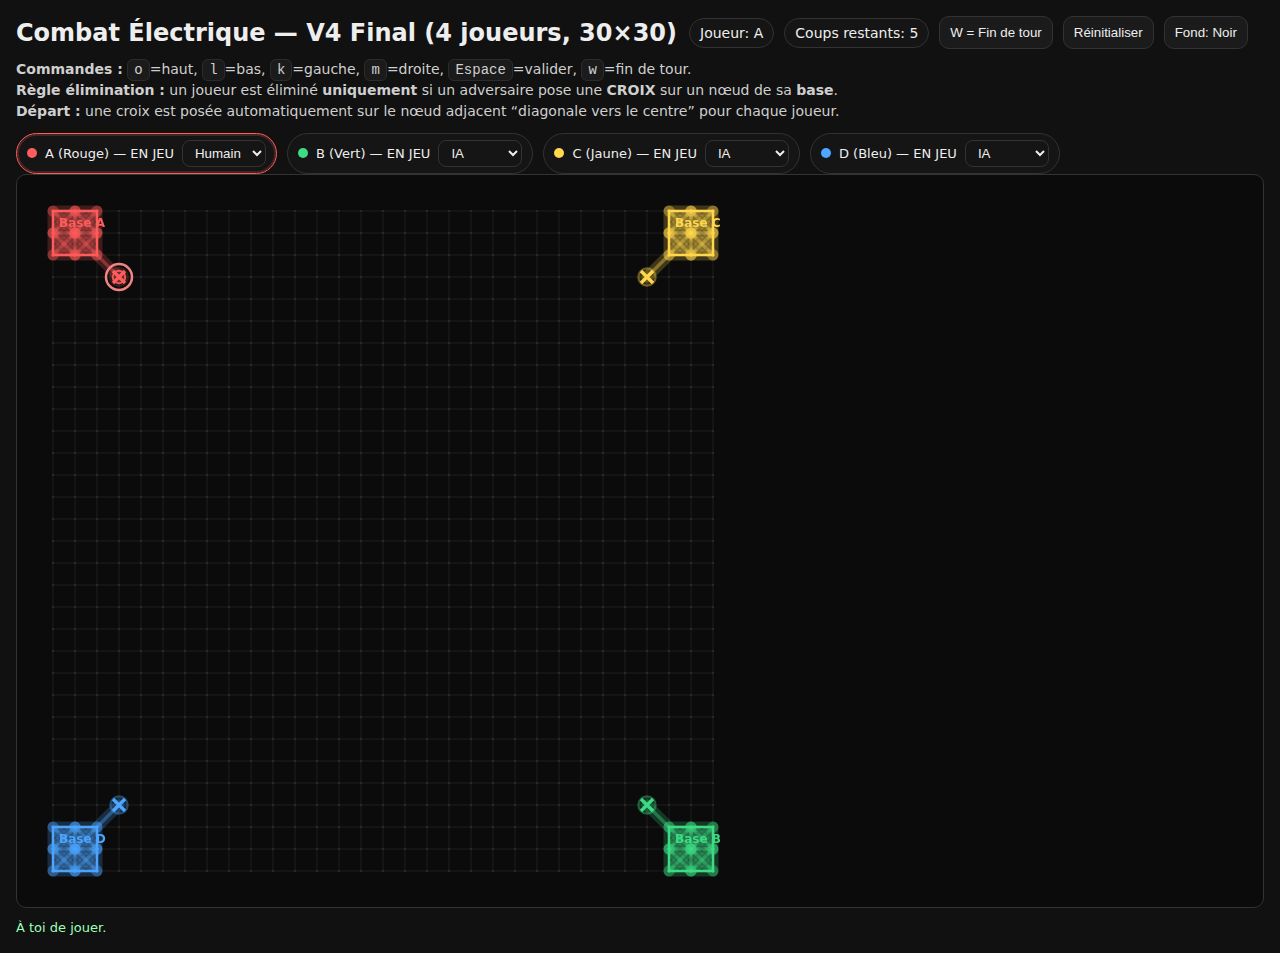
<file: VoltclashX.html>
<!doctype html>
<html lang="fr">
<head>
  <meta charset="utf-8" />
  <meta name="viewport" content="width=device-width,initial-scale=1" />
  <title>Combat Électrique — V4 Final (30×30)</title>
  <style>
    body { margin:0; background:#111; color:#eee; font-family:system-ui, Arial, sans-serif; }
    .wrap { max-width: 1450px; margin: 0 auto; padding: 16px; }
    .top { display:flex; gap:12px; align-items:center; flex-wrap:wrap; }
    .panel { display:flex; gap:10px; align-items:center; flex-wrap:wrap; }
    .badge { padding:6px 10px; border:1px solid #333; border-radius:999px; background:#151515; font-size:14px; }
    button {
      padding:8px 10px; border-radius:10px; border:1px solid #333;
      background:#1b1b1b; color:#eee; cursor:pointer;
    }
    button:hover { background:#222; }
    .note { color:#cfcfcf; font-size:14px; line-height:1.45; margin:10px 0 12px 0; }
    .sheet { background:#0b0b0b; border:1px solid #333; border-radius: 10px; padding: 12px; }
    canvas { width: 1040px; max-width: 100%; height: auto; display:block; background:#0b0b0b; border-radius:8px; }
    .help { margin-top:10px; color:#cfcfcf; font-size:13px; line-height:1.55; }
    .warn { color:#ffcf7a; }
    .ok { color:#9dffb6; }
    code { background:#1b1b1b; padding:2px 6px; border-radius:6px; border:1px solid #2b2b2b; }

    .players { display:flex; gap:10px; flex-wrap:wrap; align-items:center; }
    .pchip { padding:6px 10px; border-radius:999px; border:1px solid #333; background:#151515; font-size:13px; display:flex; align-items:center; gap:8px; }
    .dot { width:10px; height:10px; border-radius:999px; display:inline-block; }
    select { background:#151515; color:#eee; border:1px solid #333; border-radius:8px; padding:4px 8px; }

    /* Banner animation */
    .banner {
      position: fixed;
      left: 50%; top: 18%;
      transform: translate(-50%, -50%);
      background: rgba(10,10,10,0.92);
      border: 1px solid #333;
      border-radius: 14px;
      padding: 14px 18px;
      min-width: 360px;
      text-align: center;
      z-index: 9999;
      opacity: 0;
      pointer-events: none;
      box-shadow: 0 12px 40px rgba(0,0,0,0.45);
    }
    .banner.show { animation: pop 1.35s ease forwards; }
    .banner .title { font-weight: 850; font-size: 20px; margin-bottom: 6px; }
    .banner .sub { font-size: 13px; color: #cfcfcf; }
    @keyframes pop {
      0% { opacity: 0; transform: translate(-50%, -60%) scale(0.96); }
      18% { opacity: 1; transform: translate(-50%, -50%) scale(1.03); }
      65% { opacity: 1; transform: translate(-50%, -50%) scale(1.00); }
      100% { opacity: 0; transform: translate(-50%, -44%) scale(0.99); }
    }
  </style>
</head>
<body>

<div id="banner" class="banner">
  <div class="title" id="bTitle"></div>
  <div class="sub" id="bSub"></div>
</div>

<div class="wrap">
  <div class="top">
    <h2 style="margin:0;">Combat Électrique — V4 Final (4 joueurs, 30×30)</h2>
    <div class="panel">
      <span class="badge" id="turn">Joueur: A</span>
      <span class="badge" id="moves">Coups restants: 5</span>
      <button id="endturn">W = Fin de tour</button>
      <button id="reset">Réinitialiser</button>
      <button id="togglebg">Fond: Noir</button>
    </div>
  </div>

  <div class="note">
    <b>Commandes :</b>
    <code>o</code>=haut, <code>l</code>=bas, <code>k</code>=gauche, <code>m</code>=droite,
    <code>Espace</code>=valider, <code>w</code>=fin de tour.<br/>
    <b>Règle élimination :</b> un joueur est éliminé <b>uniquement</b> si un adversaire pose une <b>CROIX</b> sur un nœud de sa <b>base</b>.<br/>
    <b>Départ :</b> une croix est posée automatiquement sur le nœud adjacent “diagonale vers le centre” pour chaque joueur.
  </div>

  <div class="players" id="playersRow"></div>

  <div class="sheet">
    <canvas id="c"></canvas>
  </div>

  <div class="help" id="status"></div>
</div>

<script>
(() => {
  // ----------------------------
  // Config
  // ----------------------------
  const GRID_CELLS = 30;
  const NODES = GRID_CELLS + 1;
  const BASE_CELLS = 2;          // base = 3x3 nœuds
  const MOVES_PER_TURN = 5;

  const CELL_PX = 22;
  const MARGIN_PX = 24;

  // Halo plus intense
  const HALO_WIDE = 11;
  const HALO_THIN = 3.4;
  const HALO_ALPHA_WIDE = 0.22;
  const HALO_ALPHA_THIN = 0.38;

  // IA: seuil de "menace" (défense si ennemi trop proche de la base)
  const DEFENSE_RADIUS = 7;              // en nœuds (Manhattan approximé via dist2)
  const DEFENSE_RADIUS2 = DEFENSE_RADIUS * DEFENSE_RADIUS;

  // IA: zone bouclier autour de base (nœuds proches à privilégier)
  const SHIELD_RADIUS = 5;
  const SHIELD_RADIUS2 = SHIELD_RADIUS * SHIELD_RADIUS;

  const PLAYERS = [
    { id:"A", color:"#ff5d5d", name:"A (Rouge)" }, // TL
    { id:"B", color:"#3ddc84", name:"B (Vert)"  }, // BR
    { id:"C", color:"#ffd84d", name:"C (Jaune)" }, // TR
    { id:"D", color:"#4da6ff", name:"D (Bleu)"  }, // BL
  ];

  // Par défaut : 1 humain + 3 IA
  const control = new Map([
    ["A", "HUMAN"],
    ["B", "AI"],
    ["C", "AI"],
    ["D", "AI"],
  ]);

  
  // ----------------------------
  // Plateau background (toggle noir/blanc)
  // ----------------------------
  let boardBg = "#0b0b0b"; // fond actuel du plateau
  function toggleBoardBg(){
    boardBg = (boardBg === "#0b0b0b") ? "#ffffff" : "#0b0b0b";
    updateBgButton();
    requestRedraw();
  }
  function updateBgButton(){
    const btn = document.getElementById("togglebg");
    if (!btn) return;
    btn.textContent = (boardBg === "#0b0b0b") ? "Fond: Noir" : "Fond: Blanc";
  }

// ----------------------------
  // Banner
  // ----------------------------
  const banner = document.getElementById("banner");
  const bTitle = document.getElementById("bTitle");
  const bSub = document.getElementById("bSub");
  let bannerTimer = null;
  function showBanner(title, sub, color="#eee") {
    bTitle.textContent = title;
    bSub.textContent = sub || "";
    bTitle.style.color = color;
    banner.classList.remove("show");
    void banner.offsetWidth;
    banner.classList.add("show");
    clearTimeout(bannerTimer);
    bannerTimer = setTimeout(() => banner.classList.remove("show"), 1400);
  }

  // ----------------------------
  // Geometry
  // ----------------------------
  function baseRectFor(pid){
    switch(pid){
      case "A": return { ix: 0, iy: 0, cells: BASE_CELLS };
      case "B": return { ix: NODES - 1 - BASE_CELLS, iy: NODES - 1 - BASE_CELLS, cells: BASE_CELLS };
      case "C": return { ix: NODES - 1 - BASE_CELLS, iy: 0, cells: BASE_CELLS };
      case "D": return { ix: 0, iy: NODES - 1 - BASE_CELLS, cells: BASE_CELLS };
    }
  }
  function baseCenter(pid){
    const b = baseRectFor(pid);
    return { ix: b.ix + 1, iy: b.iy + 1 }; // centre du 3x3
  }
  function startNodeFor(pid){
    // nœud adjacent vers centre (diagonale)
    const b = baseRectFor(pid);
    const step = b.cells + 1; // 3
    if (pid === "A") return { ix: b.ix + step, iy: b.iy + step };
    if (pid === "B") return { ix: b.ix - 1,    iy: b.iy - 1 };
    if (pid === "C") return { ix: b.ix - 1,    iy: b.iy + step };
    if (pid === "D") return { ix: b.ix + step, iy: b.iy - 1 };
    return { ix: 0, iy: 0 };
  }

  // ----------------------------
  // Canvas
  // ----------------------------
  const canvas = document.getElementById("c");
  const ctx = canvas.getContext("2d");
  const dpr = window.devicePixelRatio || 1;

  const displayW = MARGIN_PX*2 + GRID_CELLS * CELL_PX;
  const displayH = MARGIN_PX*2 + GRID_CELLS * CELL_PX;

  canvas.style.width = displayW + "px";
  canvas.style.height = displayH + "px";
  canvas.width = Math.round(displayW * dpr);
  canvas.height = Math.round(displayH * dpr);
  ctx.scale(dpr, dpr);

  function nodeToPx(ix, iy) { return { x: MARGIN_PX + ix * CELL_PX, y: MARGIN_PX + iy * CELL_PX }; }
  function keyOf(ix, iy) { return `${ix},${iy}`; }
  function parseKey(k) { const [ix,iy] = k.split(",").map(Number); return {ix,iy}; }
  function clamp(v, lo, hi) { return Math.max(lo, Math.min(hi, v)); }
  function dist2(a,b){ const dx=a.ix-b.ix, dy=a.iy-b.iy; return dx*dx+dy*dy; }

  // ----------------------------
  // Mouse -> node (snap)
  // ----------------------------
  function mouseToNode(clientX, clientY){
    const rect = canvas.getBoundingClientRect();
    const x = clientX - rect.left;
    const y = clientY - rect.top;
    const ix = clamp(Math.round((x - MARGIN_PX) / CELL_PX), 0, NODES - 1);
    const iy = clamp(Math.round((y - MARGIN_PX) / CELL_PX), 0, NODES - 1);
    return { ix, iy };
  }


  const dirs8 = [
    {dx: 1, dy: 0}, {dx:-1, dy: 0}, {dx: 0, dy: 1}, {dx: 0, dy:-1},
    {dx: 1, dy: 1}, {dx: 1, dy:-1}, {dx:-1, dy: 1}, {dx:-1, dy:-1},
  ];
  const neigh4 = [
    {dx: 1, dy: 0}, {dx:-1, dy: 0}, {dx: 0, dy: 1}, {dx: 0, dy:-1},
  ];

  // ----------------------------
  // State
  // ----------------------------
  const marks = new Map(); // nodeKey -> { owner, kind:"X"|"O" }
  const walls = new Map(); // edgeKey -> owner (derived from O-O)

  const alive = new Map(PLAYERS.map(p => [p.id, true]));
  const started = new Map(PLAYERS.map(p => [p.id, false]));

  let currentIdx = 0;
  let movesLeft = MOVES_PER_TURN;
  let message = "";
  let gameOver = false;

  const cursors = new Map(PLAYERS.map(p => [p.id, { ...startNodeFor(p.id) } ]));

  function playerById(pid){ return PLAYERS.find(p => p.id === pid); }
  function currentPlayerId(){ return PLAYERS[currentIdx].id; }
  function currentPlayer(){ return playerById(currentPlayerId()); }
  function activeCursor(){ return cursors.get(currentPlayerId()); }

  // IA scheduler (anti-blocage)
  let aiTimer = null;
  function stopAI() {
    if (aiTimer) { clearTimeout(aiTimer); aiTimer = null; }
  }

  // ----------------------------
  // Base helpers
  // ----------------------------
  function inBase(ix, iy, base) {
    return ix >= base.ix && ix <= base.ix + base.cells && iy >= base.iy && iy <= base.iy + base.cells;
  }
  function isOwnBase(pid, ix, iy){
    if (!alive.get(pid)) return false;
    return inBase(ix, iy, baseRectFor(pid));
  }
  function baseOwnerAt(ix, iy) {
    for (const p of PLAYERS) {
      if (!alive.get(p.id)) continue;
      if (inBase(ix, iy, baseRectFor(p.id))) return p.id;
    }
    return null;
  }

  // ----------------------------
  // Walls
  // ----------------------------
  function edgeKey(a, b) {
    const k1 = keyOf(a.ix, a.iy);
    const k2 = keyOf(b.ix, b.iy);
    return (k1 < k2) ? `${k1}|${k2}` : `${k2}|${k1}`;
  }

  function rebuildWallsFromCircles() {
    walls.clear();
    for (const [k, m] of marks.entries()) {
      if (m.kind !== "O") continue;
      const a = parseKey(k);
      for (const d of neigh4) {
        const b = { ix: a.ix + d.dx, iy: a.iy + d.dy };
        if (b.ix < 0 || b.iy < 0 || b.ix >= NODES || b.iy >= NODES) continue;
        const mb = marks.get(keyOf(b.ix, b.iy));
        if (!mb) continue;
        if (mb.kind === "O" && mb.owner === m.owner) {
          walls.set(edgeKey(a, b), m.owner);
        }
      }
    }
  }

  function isBlockedByEnemyWall(from, to, pid, dx, dy) {
    const isOrth = (Math.abs(dx) + Math.abs(dy)) === 1;
    if (!isOrth) return false;
    const ek = edgeKey(from, to);
    const owner = walls.get(ek);
    if (!owner) return false;
    return owner !== pid;
  }

  // ----------------------------
  // Conduction model
  // ----------------------------
  function conductiveForPlayer(ix, iy, pid) {
    const k = keyOf(ix, iy);
    const m = marks.get(k);
    if (m && m.owner === pid) return true;
    if (!alive.get(pid)) return false;
    return inBase(ix, iy, baseRectFor(pid));
  }

  function computePoweredSet(pid) {
    const powered = new Set();
    const q = [];
    if (!alive.get(pid)) return powered;

    const base = baseRectFor(pid);
    for (let y = base.iy; y <= base.iy + base.cells; y++) {
      for (let x = base.ix; x <= base.ix + base.cells; x++) {
        const k = keyOf(x, y);
        powered.add(k);
        q.push({ix:x, iy:y});
      }
    }

    while (q.length) {
      const cur = q.shift();
      for (const d of dirs8) {
        const nx = cur.ix + d.dx;
        const ny = cur.iy + d.dy;
        if (nx < 0 || ny < 0 || nx >= NODES || ny >= NODES) continue;

        if (!conductiveForPlayer(nx, ny, pid)) continue;
        if (isBlockedByEnemyWall(cur, {ix:nx, iy:ny}, pid, d.dx, d.dy)) continue;

        const nk = keyOf(nx, ny);
        if (powered.has(nk)) continue;
        powered.add(nk);
        q.push({ix:nx, iy:ny});
      }
    }
    return powered;
  }

  function hasAdjacentFriendlyOrBase(pid, ix, iy) {
    if (!alive.get(pid)) return false;
    const base = baseRectFor(pid);
    for (const d of dirs8) {
      const nx = ix + d.dx, ny = iy + d.dy;
      if (nx < 0 || ny < 0 || nx >= NODES || ny >= NODES) continue;
      if (inBase(nx, ny, base)) return true;
      const m = marks.get(keyOf(nx, ny));
      if (m && m.owner === pid) return true;
    }
    return false;
  }

  // ----------------------------
  // Move legality
  // ----------------------------
  function canPlaceCross(pid, ix, iy) {
    if (gameOver || !alive.get(pid)) return false;
    const k = keyOf(ix, iy);
    if (marks.has(k)) return false;
    if (isOwnBase(pid, ix, iy)) return false;

    // must remain powered after placement
    marks.set(k, { owner: pid, kind:"X" });
    rebuildWallsFromCircles();
    const powered = computePoweredSet(pid);
    const ok = powered.has(k);
    marks.delete(k);
    rebuildWallsFromCircles();
    return ok;
  }

  function canCircle(pid, targetKey) {
    if (gameOver || !alive.get(pid)) return false;
    const t = marks.get(targetKey);
    if (!t) return false;
    if (t.owner === pid) return false;
    if (t.kind !== "X") return false;

    const {ix, iy} = parseKey(targetKey);
    if (!hasAdjacentFriendlyOrBase(pid, ix, iy)) return false;

    marks.set(targetKey, { owner: pid, kind:"O" });
    rebuildWallsFromCircles();
    const powered = computePoweredSet(pid);
    const ok = powered.has(targetKey);
    marks.set(targetKey, t);
    rebuildWallsFromCircles();
    return ok;
  }

  function placeCross(pid, ix, iy) {
    const k = keyOf(ix, iy);
    marks.set(k, { owner: pid, kind:"X" });
    started.set(pid, true);
    rebuildWallsFromCircles();
    return { ix, iy, key:k, kind:"X" };
  }

  function placeCircle(pid, key) {
    marks.set(key, { owner: pid, kind:"O" });
    started.set(pid, true);
    rebuildWallsFromCircles();
    const {ix, iy} = parseKey(key);
    return { ix, iy, key, kind:"O" };
  }

  // ----------------------------
  // Elimination (base by CROSS only)
  // ----------------------------
  function transferEliminatedPieces(elimPid, winnerPid) {
    for (const [k, m] of marks.entries()) {
      if (m.owner === elimPid) {
        marks.set(k, { owner: winnerPid, kind: m.kind });
      }
    }
    rebuildWallsFromCircles();
  }

  function eliminatePlayer(elimPid, eliminatorPid, reason) {
    if (!alive.get(elimPid)) return false;
    alive.set(elimPid, false);                // base disappears (not alive => not drawn, not conductive)
    transferEliminatedPieces(elimPid, eliminatorPid);

    showBanner(
      `ÉLIMINATION : ${elimPid}`,
      `${elimPid} éliminé par ${eliminatorPid} — ${reason}`,
      playerById(eliminatorPid).color
    );
    return true;
  }

  function checkVictory() {
    let aliveCount = 0, last = null;
    for (const p of PLAYERS) {
      if (alive.get(p.id)) { aliveCount++; last = p.id; }
    }
    if (aliveCount <= 1) {
      gameOver = true;
      if (last) {
        showBanner("C’EST GAGNÉ !", `Victoire : ${last}`, playerById(last).color);
        message = `C’est gagné ! Victoire : ${last}`;
      } else {
        showBanner("FIN", "Fin de partie.", "#eee");
        message = "Fin de partie.";
      }
      setBadges();
      requestRedraw();
      stopAI();
      return true;
    }
    return false;
  }

  function afterMove(actorPid, moveInfo) {
    if (gameOver) return;

    // Elimination ONLY if X is placed on an enemy base node
    if (moveInfo && moveInfo.kind === "X") {
      const owner = baseOwnerAt(moveInfo.ix, moveInfo.iy);
      if (owner && owner !== actorPid) {
        eliminatePlayer(owner, actorPid, "croix posée dans la base");
        if (checkVictory()) return;
      }
    }

    // No "coupure de courant" here (removed)
    checkVictory();
  }

  // ----------------------------
  // Turns / Scheduler
  // ----------------------------
  function nextAliveIndex(fromIdx) {
    for (let i = 1; i <= PLAYERS.length; i++) {
      const idx = (fromIdx + i) % PLAYERS.length;
      if (alive.get(PLAYERS[idx].id)) return idx;
    }
    return fromIdx;
  }

  function endTurn(silent=false) {
    if (gameOver) return;
    stopAI();

    currentIdx = nextAliveIndex(currentIdx);
    movesLeft = MOVES_PER_TURN;
    if (!silent) message = "";
    setBadges();
    requestRedraw();
    maybeStartAITurn();
  }

  function maybeStartAITurn() {
    if (gameOver) return;
    const pid = currentPlayerId();
    if (!alive.get(pid)) { endTurn(true); return; }
    if (control.get(pid) === "AI") {
      scheduleAITick(0);
    }
  }

  function scheduleAITick(ms) {
    stopAI();
    aiTimer = setTimeout(aiTick, ms);
  }

  // ----------------------------
  // Defensive AI
  // ----------------------------
  function getThreatInfo(defPid) {
    // Menace = distance la plus courte entre une pièce ennemie et le centre de la base defPid
    const c = baseCenter(defPid);
    let bestD2 = Infinity;
    let bestPos = null;

    for (const [k, m] of marks.entries()) {
      if (!alive.get(m.owner)) continue;
      if (m.owner === defPid) continue;  // only enemy pieces
      const pos = parseKey(k);
      const d2 = dist2(pos, c);
      if (d2 < bestD2) { bestD2 = d2; bestPos = pos; }
    }

    return { threatD2: bestD2, threatPos: bestPos, baseCenter: c };
  }

  function opponentTargetPoint(pid) {
    // nearest alive enemy base center
    const selfStart = startNodeFor(pid);
    let best = null;
    for (const p of PLAYERS) {
      if (p.id === pid) continue;
      if (!alive.get(p.id)) continue;
      const center = baseCenter(p.id);
      if (!best || dist2(selfStart, center) < dist2(selfStart, best)) best = center;
    }
    return best || { ix: Math.floor(NODES/2), iy: Math.floor(NODES/2) };
  }

  function generateAICandidates(pid) {
    const powered = computePoweredSet(pid);

    const circles = [];
    for (const [k, m] of marks.entries()) {
      if (!alive.get(m.owner)) continue;
      if (m.kind === "X" && m.owner !== pid) {
        if (canCircle(pid, k)) circles.push({ type:"CIRCLE", key:k });
      }
    }

    const crosses = [];
    const seen = new Set();
    for (const pk of powered) {
      const a = parseKey(pk);
      for (const d of dirs8) {
        const nx = a.ix + d.dx, ny = a.iy + d.dy;
        if (nx < 0 || ny < 0 || nx >= NODES || ny >= NODES) continue;
        const kk = keyOf(nx, ny);
        if (seen.has(kk)) continue;
        seen.add(kk);
        if (marks.has(kk)) continue;
        if (!canPlaceCross(pid, nx, ny)) continue;
        crosses.push({ type:"CROSS", ix:nx, iy:ny });
      }
    }

    return { circles, crosses };
  }


  function hasOrthAdjacentOwnMark(pid, ix, iy){
    for (const d of neigh4){
      const nx = ix + d.dx, ny = iy + d.dy;
      if (nx < 0 || ny < 0 || nx >= NODES || ny >= NODES) continue;
      const m = marks.get(keyOf(nx, ny));
      if (m && m.owner === pid) return true;
    }
    return false;
  }
  function diagonalPreferenceBonus(ix, iy){
    // Motif en diagonale (damier) : évite les alignements qui facilitent la formation de murs adverses
    return (((ix + iy) & 1) === 0) ? 9000 : 0;
  }
  function scoreMove(pid, mv, mode, threat) {
    // NOTE: "mode" et "threat" ignorés volontairement (NO DEFENSE)
    // priorité absolue: capture immédiate de base via CROIX
    if (mv.type === "CROSS") {
      const owner = baseOwnerAt(mv.ix, mv.iy);
      if (owner && owner !== pid) return 1_000_000_000;
    }
    const myC = threat.baseCenter;
    const tgt = opponentTargetPoint(pid);

    if (mode === "DEFENSE") {
      // Défense : privilégier actions proches de sa base, surtout côté menace
      if (mv.type === "CIRCLE") {
        const pos = parseKey(mv.key);
        const nearBase = dist2(pos, myC);
        const towardThreat = threat.threatPos ? dist2(pos, threat.threatPos) : 999999;

        // voler près base est très fort
        let s = 200_000;
        s += (nearBase <= SHIELD_RADIUS2) ? 90_000 : 0;
        s += (nearBase <= DEFENSE_RADIUS2) ? 40_000 : 0;

        // bonus si le vol est près de la menace (pour casser une infiltration)
        s += (towardThreat <= 16) ? 30_000 : 0; // 4^2

        // un petit biais pour rester "compact"
        s -= nearBase * 6;
        return s;
      }

      if (mv.type === "CROSS") {
        const pos = { ix: mv.ix, iy: mv.iy };
        const nearBase = dist2(pos, myC);
        const towardThreat = threat.threatPos ? dist2(pos, threat.threatPos) : 999999;

        // En défense : on NE perd PAS de temps à "encercler" la base.
        // On place plutôt des croix dans l'axe de la menace (ou vers l'extérieur), et en diagonale (damier),
        // en évitant les alignements orthogonaux qui favorisent la formation de murs adverses.
        let s = 110_000;

        // priorité : casser l'infiltration (se rapprocher de la menace), pas coller à la base
        s += (towardThreat <= 25) ? 70_000 : 0;   // 5^2
        s += (towardThreat <= 9)  ? 55_000 : 0;   // 3^2

        // forte pénalité : croix trop proches de la base en mode défense (le "ring" est contre-productif)
        if (nearBase <= SHIELD_RADIUS2) s -= 120_000;
        else if (nearBase <= DEFENSE_RADIUS2) s -= 35_000;

        // pattern diagonal (par défaut)
        s += diagonalPreferenceBonus(mv.ix, mv.iy);

        // évite les lignes (adjacence orthogonale à ses propres marques)
        if (hasOrthAdjacentOwnMark(pid, mv.ix, mv.iy)) s -= 24_000;

        // léger biais : ne pas s'éloigner infiniment (mais bien moins que l'ancien "bouclier")
        s -= nearBase * 6;

        return s;
      }
    }

    // Attaque (mode normal)
    if (mv.type === "CIRCLE") {
      const pos = parseKey(mv.key);
      // voler est fort, surtout si près de la base adverse (agressif)
      const d = dist2(pos, tgt);
      return 160_000 - d * 7;
    }

    if (mv.type === "CROSS") {
      const pos = { ix: mv.ix, iy: mv.iy };
      const d = dist2(pos, tgt);
      let s = 80_000 - d * 7;
      s += diagonalPreferenceBonus(mv.ix, mv.iy);
      if (hasOrthAdjacentOwnMark(pid, mv.ix, mv.iy)) s -= 18_000;
      return s;
    }

    return -Infinity;
  }

 function pickAIMove(pid) {
  const { circles, crosses } = generateAICandidates(pid);

  const actions = [];
  for (const mv of crosses) actions.push(mv);
  for (const mv of circles) actions.push(mv);

  if (!actions.length) return { mv:null, mode:"ATTACK", threat:null };

  // Choix simple: meilleure action selon scoreMove en ATTACK
  const threat = { baseCenter: baseCenter(pid), threatPos: null, threatD2: Infinity };
  let best = null, bestS = -Infinity;

  for (const mv of actions) {
    const s = scoreMove(pid, mv, "ATTACK", threat);
    if (s > bestS) { bestS = s; best = mv; }
  }

  return { mv: best, mode: "ATTACK", threat };
}
  function aiTick() {
    aiTimer = null;
    if (gameOver) return;

    const pid = currentPlayerId();
    if (!alive.get(pid)) { endTurn(true); return; }
    if (control.get(pid) !== "AI") return;
    if (movesLeft <= 0) { endTurn(true); return; }

    const pick = pickAIMove(pid);
    const mv = pick.mv;

    if (!mv) {
      message = `IA ${pid} : aucun coup possible, fin de tour.`;
      setBadges();
      requestRedraw();
      endTurn(true);
      return;
    }

    let moveInfo = null;
    if (mv.type === "CIRCLE") moveInfo = placeCircle(pid, mv.key);
    else moveInfo = placeCross(pid, mv.ix, mv.iy);

    movesLeft--;
    afterMove(pid, moveInfo);

    message = (pick.mode === "DEFENSE")
      ? `IA ${pid} (défense)`
      : `IA ${pid} (attaque)`;

    setBadges();
    requestRedraw();

    if (gameOver) return;

    if (movesLeft <= 0) {
      endTurn(true);
      return;
    }

    scheduleAITick(90);
  }

  // ----------------------------
  // Human move
  // ----------------------------
  function validateMoveHuman() {
    if (gameOver) return;

    const pid = currentPlayerId();
    if (!alive.get(pid)) { endTurn(true); return; }
    if (control.get(pid) !== "HUMAN") return;
    if (movesLeft <= 0) { endTurn(true); return; }

    const cur = activeCursor();
    const k = keyOf(cur.ix, cur.iy);
    const existing = marks.get(k);

    let moveInfo = null;

    if (!existing) {
      if (!canPlaceCross(pid, cur.ix, cur.iy)) {
        message = isOwnBase(pid, cur.ix, cur.iy)
          ? "Interdit : pas de croix dans ta base."
          : "Coup refusé : doit rester alimenté (connecté à ta base).";
        setBadges();
        requestRedraw();
        return;
      }
      moveInfo = placeCross(pid, cur.ix, cur.iy);
    } else if (existing.owner !== pid && existing.kind === "X") {
      if (!canCircle(pid, k)) {
        message = "Rond interdit : adjacency base/pièce + rester alimenté.";
        setBadges();
        requestRedraw();
        return;
      }
      moveInfo = placeCircle(pid, k);
    } else {
      message = "Action impossible ici.";
      setBadges();
      requestRedraw();
      return;
    }

    movesLeft--;
    afterMove(pid, moveInfo);

    message = "";
    setBadges();
    requestRedraw();

    if (gameOver) return;
    if (movesLeft <= 0) endTurn(true);
  }

  // ----------------------------
  // UI
  // ----------------------------
  function setBadges() {
    const p = currentPlayer();
    document.getElementById("turn").textContent = `Joueur: ${p.id}`;
    document.getElementById("moves").textContent = `Coups restants: ${movesLeft}`;
    renderPlayersRow();
    renderStatus();
  }
  function renderPlayersRow() {
    const row = document.getElementById("playersRow");
    row.innerHTML = "";

    for (const p of PLAYERS) {
      const chip = document.createElement("div");
      chip.className = "pchip";
      chip.style.opacity = alive.get(p.id) ? "1" : "0.35";
      chip.style.borderColor = (p.id === currentPlayerId()) ? p.color : "#333";
      chip.style.boxShadow = (p.id === currentPlayerId()) ? `0 0 0 2px ${p.color}33 inset` : "none";

      const dot = document.createElement("span");
      dot.className = "dot";
      dot.style.background = p.color;

      const label = document.createElement("span");
      const st = alive.get(p.id) ? "EN JEU" : "ÉLIMINÉ";
      label.textContent = `${p.name} — ${st}`;

      const sel = document.createElement("select");
      sel.innerHTML = `<option value="HUMAN">Humain</option><option value="AI">IA</option>`;
      sel.value = control.get(p.id);
      sel.addEventListener("change", () => {
        control.set(p.id, sel.value);
        stopAI();
        setBadges();
        requestRedraw();
        maybeStartAITurn();
      });

      chip.appendChild(dot);
      chip.appendChild(label);
      chip.appendChild(sel);
      row.appendChild(chip);
    }
  }

  function renderStatus() {
    const pid = currentPlayerId();
    if (gameOver) {
      document.getElementById("status").innerHTML = `<span class="ok">${message}</span>`;
      return;
    }
    if (control.get(pid) === "AI") {
      document.getElementById("status").innerHTML = `<span class="warn">IA ${pid} joue… ${message ? "— " + message : ""}</span>`;
      return;
    }
    if (message) {
      document.getElementById("status").innerHTML = `<span class="warn">${message}</span>`;
      return;
    }
    document.getElementById("status").innerHTML = `<span class="ok">À toi de jouer.</span>`;
  }

  // ----------------------------
  // Drawing
  // ----------------------------
  let rafPending = false;
  function requestRedraw() {
    if (rafPending) return;
    rafPending = true;
    requestAnimationFrame(() => {
      rafPending = false;
      redraw();
    });
  }

  function drawGrid() {
    ctx.save();
    ctx.clearRect(0, 0, displayW, displayH);
    ctx.fillStyle = boardBg;
    ctx.fillRect(0, 0, displayW, displayH);

    ctx.strokeStyle = "#1f1f1f";
    ctx.lineWidth = 1;
    for (let i = 0; i <= GRID_CELLS; i++) {
      const x = MARGIN_PX + i * CELL_PX;
      ctx.beginPath(); ctx.moveTo(x, MARGIN_PX); ctx.lineTo(x, MARGIN_PX + GRID_CELLS * CELL_PX); ctx.stroke();
      const y = MARGIN_PX + i * CELL_PX;
      ctx.beginPath(); ctx.moveTo(MARGIN_PX, y); ctx.lineTo(MARGIN_PX + GRID_CELLS * CELL_PX, y); ctx.stroke();
    }

    ctx.fillStyle = "#2e2e2e";
    for (let y = 0; y < NODES; y++) for (let x = 0; x < NODES; x++) {
      const p = nodeToPx(x, y);
      ctx.beginPath(); ctx.arc(p.x, p.y, 1.1, 0, Math.PI*2); ctx.fill();
    }
    ctx.restore();
  }

  function drawBase(pid) {
    if (!alive.get(pid)) return;
    const p = playerById(pid);
    const base = baseRectFor(pid);
    const tl = nodeToPx(base.ix, base.iy);
    const br = nodeToPx(base.ix + base.cells, base.iy + base.cells);

    ctx.save();
    ctx.globalAlpha = 0.18;
    ctx.fillStyle = p.color;
    ctx.fillRect(tl.x, tl.y, br.x - tl.x, br.y - tl.y);

    ctx.globalAlpha = 1;
    ctx.strokeStyle = p.color;
    ctx.lineWidth = 2;
    ctx.strokeRect(tl.x, tl.y, br.x - tl.x, br.y - tl.y);

    ctx.fillStyle = p.color;
    ctx.font = "bold 12px system-ui, Arial";
    ctx.fillText(`Base ${pid}`, tl.x + 6, tl.y + 16);
    ctx.restore();
  }

  function drawCircuitGlow(pid, poweredSet) {
    const p = playerById(pid);
    for (const pass of [0, 1]) {
      ctx.save();
      ctx.strokeStyle = p.color;
      ctx.lineCap = "round";
      ctx.lineJoin = "round";
      if (pass === 0) { ctx.globalAlpha = HALO_ALPHA_WIDE; ctx.lineWidth = HALO_WIDE; }
      else { ctx.globalAlpha = HALO_ALPHA_THIN; ctx.lineWidth = HALO_THIN; }

      for (const k of poweredSet) {
        const a = parseKey(k);
        for (const d of dirs8) {
          const b = { ix: a.ix + d.dx, iy: a.iy + d.dy };
          if (b.ix < 0 || b.iy < 0 || b.ix >= NODES || b.iy >= NODES) continue;
          const nk = keyOf(b.ix, b.iy);
          if (!poweredSet.has(nk)) continue;
          if (isBlockedByEnemyWall(a, b, pid, d.dx, d.dy)) continue;
          if (k >= nk) continue;

          const p1 = nodeToPx(a.ix, a.iy);
          const p2 = nodeToPx(b.ix, b.iy);
          ctx.beginPath(); ctx.moveTo(p1.x, p1.y); ctx.lineTo(p2.x, p2.y); ctx.stroke();
        }
      }
      ctx.restore();
    }
  }

  function drawWall(edgeK, ownerPid, poweredOwnerSet) {
    const owner = playerById(ownerPid);
    const [k1, k2] = edgeK.split("|");
    const a = parseKey(k1), b = parseKey(k2);
    const p1 = nodeToPx(a.ix, a.iy);
    const p2 = nodeToPx(b.ix, b.iy);
    const powered = poweredOwnerSet.has(k1) && poweredOwnerSet.has(k2);

    ctx.save();
    ctx.strokeStyle = owner.color;
    ctx.lineCap = "round";
    ctx.globalAlpha = powered ? 0.25 : 0.18;
    ctx.lineWidth = powered ? 13 : 11;
    ctx.beginPath(); ctx.moveTo(p1.x, p1.y); ctx.lineTo(p2.x, p2.y); ctx.stroke();

    ctx.globalAlpha = powered ? 0.98 : 0.88;
    ctx.lineWidth = powered ? 7 : 5.5;
    ctx.beginPath(); ctx.moveTo(p1.x, p1.y); ctx.lineTo(p2.x, p2.y); ctx.stroke();
    ctx.restore();
  }

  function drawCross(ix, iy, color, powered=false) {
    const p = nodeToPx(ix, iy);
    const s = 6;
    ctx.save();
    ctx.strokeStyle = color;
    ctx.lineWidth = powered ? 3.2 : 2.0;
    ctx.beginPath();
    ctx.moveTo(p.x - s, p.y - s); ctx.lineTo(p.x + s, p.y + s);
    ctx.moveTo(p.x + s, p.y - s); ctx.lineTo(p.x - s, p.y + s);
    ctx.stroke();
    if (powered) {
      ctx.globalAlpha = 0.18;
      ctx.fillStyle = color;
      ctx.beginPath(); ctx.arc(p.x, p.y, 10, 0, Math.PI*2); ctx.fill();
    }
    ctx.restore();
  }

  function drawCircle(ix, iy, color, powered=false) {
    const p = nodeToPx(ix, iy);
    ctx.save();
    ctx.globalAlpha = powered ? 0.38 : 0.24;
    ctx.fillStyle = color;
    ctx.beginPath(); ctx.arc(p.x, p.y, 9.6, 0, Math.PI*2); ctx.fill();

    ctx.globalAlpha = 1;
    ctx.strokeStyle = color;
    ctx.lineWidth = powered ? 3.0 : 1.9;
    ctx.beginPath(); ctx.arc(p.x, p.y, 9.6, 0, Math.PI*2); ctx.stroke();

    if (powered) {
      ctx.globalAlpha = 0.14;
      ctx.fillStyle = color;
      ctx.beginPath(); ctx.arc(p.x, p.y, 13, 0, Math.PI*2); ctx.fill();
    }
    ctx.restore();
  }

  function drawCursor(pid, active=false) {
    const p = playerById(pid);
    const cur = cursors.get(pid);
    const pos = nodeToPx(cur.ix, cur.iy);

    ctx.save();
    if (!active) {
      ctx.strokeStyle = p.color;
      ctx.globalAlpha = alive.get(pid) ? 0.28 : 0.10;
      ctx.lineWidth = 2;
      ctx.beginPath(); ctx.arc(pos.x, pos.y, 8.5, 0, Math.PI*2); ctx.stroke();
      ctx.restore();
      return;
    }

    const pidNow = currentPlayerId();
    const kk = keyOf(cur.ix, cur.iy);
    const existing = marks.get(kk);
    let ok = false;
    if (!existing) ok = canPlaceCross(pidNow, cur.ix, cur.iy);
    else if (existing.owner !== pidNow && existing.kind === "X") ok = canCircle(pidNow, kk);

    ctx.strokeStyle = ok ? "#9dffb6" : "#ff8a8a";
    ctx.globalAlpha = 0.95;
    ctx.lineWidth = 2.5;
    ctx.beginPath(); ctx.arc(pos.x, pos.y, 13, 0, Math.PI*2); ctx.stroke();

    ctx.strokeStyle = p.color;
    ctx.globalAlpha = 0.9;
    ctx.lineWidth = 2;
    ctx.beginPath(); ctx.arc(pos.x, pos.y, 6.2, 0, Math.PI*2); ctx.stroke();
    ctx.restore();
  }

  function redraw() {
    rebuildWallsFromCircles();
    const powered = new Map();
    for (const p of PLAYERS) powered.set(p.id, computePoweredSet(p.id));

    drawGrid();
    for (const p of PLAYERS) drawBase(p.id);

    for (const p of PLAYERS) {
      if (!alive.get(p.id)) continue;
      if (!started.get(p.id)) continue;
      drawCircuitGlow(p.id, powered.get(p.id));
    }

    for (const [ek, ownerPid] of walls.entries()) {
      drawWall(ek, ownerPid, powered.get(ownerPid));
    }

    for (const [k, m] of marks.entries()) {
      const {ix, iy} = parseKey(k);
      const col = playerById(m.owner).color;
      const isPow = powered.get(m.owner).has(k);
      if (m.kind === "X") drawCross(ix, iy, col, isPow);
      else drawCircle(ix, iy, col, isPow);
    }

    for (const p of PLAYERS) drawCursor(p.id, p.id === currentPlayerId());
  }

  // ----------------------------
  // Inputs / Buttons
  // ----------------------------
  function onKey(e) {
    const k = e.key.toLowerCase();
    if (k === " ") e.preventDefault();
    if (gameOver) return;

    const pid = currentPlayerId();
    if (!alive.get(pid)) { endTurn(true); return; }
    if (control.get(pid) === "AI") return;

    const cur = activeCursor();
    if (k === "o") { cur.iy = clamp(cur.iy - 1, 0, NODES - 1); message=""; setBadges(); requestRedraw(); return; }
    if (k === "l") { cur.iy = clamp(cur.iy + 1, 0, NODES - 1); message=""; setBadges(); requestRedraw(); return; }
    if (k === "k") { cur.ix = clamp(cur.ix - 1, 0, NODES - 1); message=""; setBadges(); requestRedraw(); return; }
    if (k === "m") { cur.ix = clamp(cur.ix + 1, 0, NODES - 1); message=""; setBadges(); requestRedraw(); return; }
    if (k === " ") { validateMoveHuman(); return; }
    if (k === "b") { toggleBoardBg(); return; }
    if (k === "w") { endTurn(); return; }
  }

  document.getElementById("endturn").addEventListener("click", () => endTurn());
  document.getElementById("reset").addEventListener("click", reset);
  document.getElementById("togglebg").addEventListener("click", toggleBoardBg);
  window.addEventListener("keydown", onKey);

  // ----------------------------
  // Mouse controls (snap cursor + click to validate)
  // ----------------------------
  canvas.addEventListener("contextmenu", (e) => e.preventDefault());

  canvas.addEventListener("mousemove", (e) => {
    if (gameOver) return;
    const pid = currentPlayerId();
    if (control.get(pid) === "AI") return;
    if (!alive.get(pid)) return;

    const n = mouseToNode(e.clientX, e.clientY);
    const cur = cursors.get(pid);
    cur.ix = n.ix;
    cur.iy = n.iy;
    message = "";
    setBadges();
    requestRedraw();
  });

  canvas.addEventListener("mousedown", (e) => {
    if (gameOver) return;
    const pid = currentPlayerId();
    if (control.get(pid) === "AI") return;
    if (!alive.get(pid)) return;

    const n = mouseToNode(e.clientX, e.clientY);
    const cur = cursors.get(pid);
    cur.ix = n.ix;
    cur.iy = n.iy;

    if (e.button === 0) {          // clic gauche = valider (comme Espace)
      validateMoveHuman();
      return;
    }
    if (e.button === 2) {          // clic droit = fin de tour (comme W)
      endTurn();
      return;
    }
  });


  // ----------------------------
  // Reset
  // ----------------------------
  function reset() {
    stopAI();

    marks.clear();
    walls.clear();
    for (const p of PLAYERS) {
      alive.set(p.id, true);
      started.set(p.id, true); // tous démarrent avec une croix initiale
      cursors.set(p.id, { ...startNodeFor(p.id) });
    }

    // croix initiales (une par joueur)
    for (const p of PLAYERS) {
      const s = startNodeFor(p.id);
      marks.set(keyOf(s.ix, s.iy), { owner: p.id, kind:"X" });
    }

    rebuildWallsFromCircles();

    currentIdx = 0;
    movesLeft = MOVES_PER_TURN;
    message = "";
    gameOver = false;

    setBadges();
    requestRedraw();
    maybeStartAITurn();
  }

  // Init
  reset();
})();
</script>
</body>
</html>
</file>
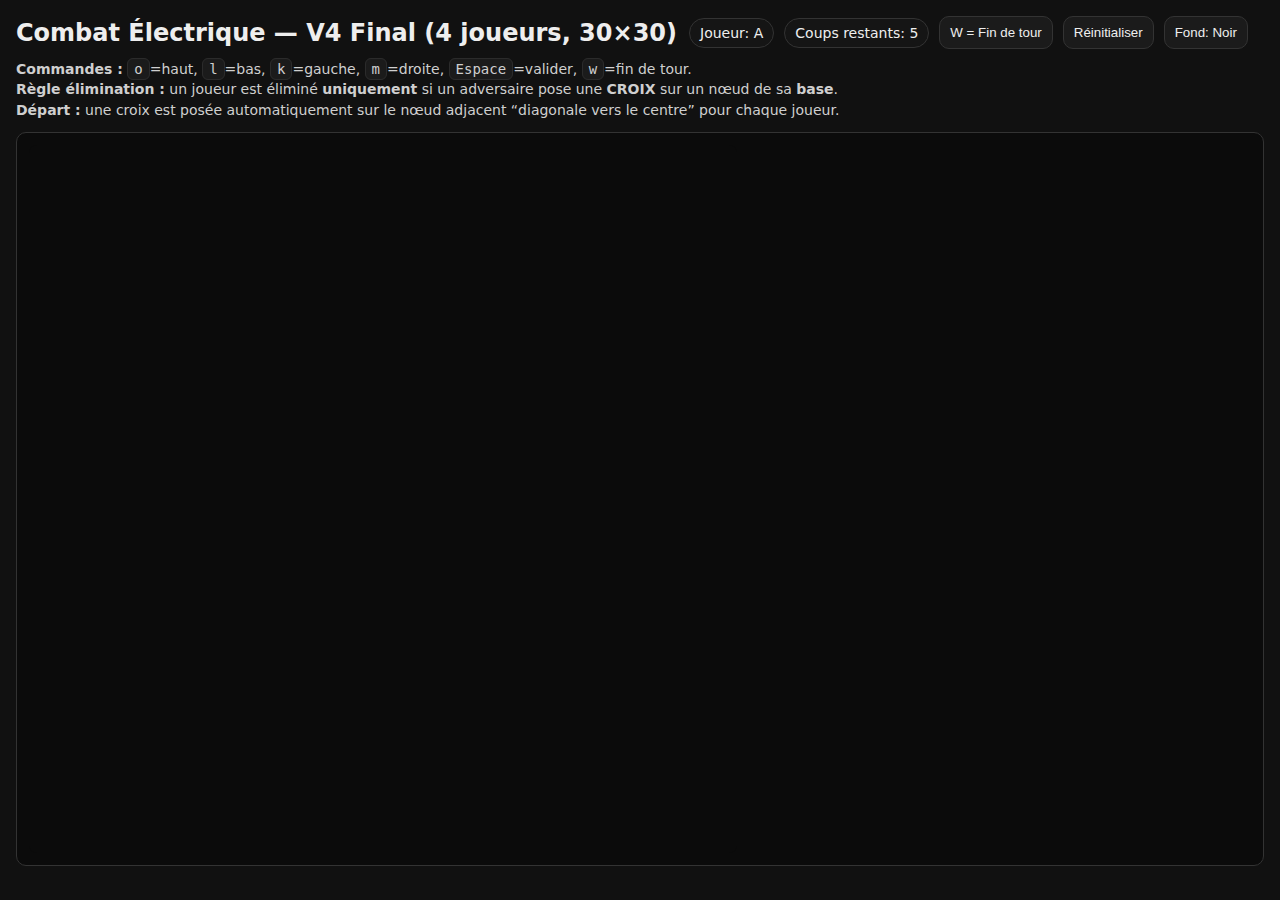
<file: VoltclashX2.html>
<!doctype html>
<html lang="fr">
<head>
  <meta charset="utf-8" />
  <meta name="viewport" content="width=device-width,initial-scale=1" />
  <title>Combat Électrique — V4 Final (30×30)</title>
  <style>
    body { margin:0; background:#111; color:#eee; font-family:system-ui, Arial, sans-serif; }
    .wrap { max-width: 1450px; margin: 0 auto; padding: 16px; }
    .top { display:flex; gap:12px; align-items:center; flex-wrap:wrap; }
    .panel { display:flex; gap:10px; align-items:center; flex-wrap:wrap; }
    .badge { padding:6px 10px; border:1px solid #333; border-radius:999px; background:#151515; font-size:14px; }
    button {
      padding:8px 10px; border-radius:10px; border:1px solid #333;
      background:#1b1b1b; color:#eee; cursor:pointer;
    }
    button:hover { background:#222; }
    .note { color:#cfcfcf; font-size:14px; line-height:1.45; margin:10px 0 12px 0; }
    .sheet { background:#0b0b0b; border:1px solid #333; border-radius: 10px; padding: 12px; }
    canvas { width: 1040px; max-width: 100%; height: auto; display:block; background:#0b0b0b; border-radius:8px; }
    .help { margin-top:10px; color:#cfcfcf; font-size:13px; line-height:1.55; }
    .warn { color:#ffcf7a; }
    .ok { color:#9dffb6; }
    code { background:#1b1b1b; padding:2px 6px; border-radius:6px; border:1px solid #2b2b2b; }

    .players { display:flex; gap:10px; flex-wrap:wrap; align-items:center; }
    .pchip { padding:6px 10px; border-radius:999px; border:1px solid #333; background:#151515; font-size:13px; display:flex; align-items:center; gap:8px; }
    .dot { width:10px; height:10px; border-radius:999px; display:inline-block; }
    select { background:#151515; color:#eee; border:1px solid #333; border-radius:8px; padding:4px 8px; }

    /* Banner animation */
    .banner {
      position: fixed;
      left: 50%; top: 18%;
      transform: translate(-50%, -50%);
      background: rgba(10,10,10,0.92);
      border: 1px solid #333;
      border-radius: 14px;
      padding: 14px 18px;
      min-width: 360px;
      text-align: center;
      z-index: 9999;
      opacity: 0;
      pointer-events: none;
      box-shadow: 0 12px 40px rgba(0,0,0,0.45);
    }
    .banner.show { animation: pop 1.35s ease forwards; }
    .banner .title { font-weight: 850; font-size: 20px; margin-bottom: 6px; }
    .banner .sub { font-size: 13px; color: #cfcfcf; }
    @keyframes pop {
      0% { opacity: 0; transform: translate(-50%, -60%) scale(0.96); }
      18% { opacity: 1; transform: translate(-50%, -50%) scale(1.03); }
      65% { opacity: 1; transform: translate(-50%, -50%) scale(1.00); }
      100% { opacity: 0; transform: translate(-50%, -44%) scale(0.99); }
    }
  </style>
</head>
<body>

<div id="banner" class="banner">
  <div class="title" id="bTitle"></div>
  <div class="sub" id="bSub"></div>
</div>

<div class="wrap">
  <div class="top">
    <h2 style="margin:0;">Combat Électrique — V4 Final (4 joueurs, 30×30)</h2>
    <div class="panel">
      <span class="badge" id="turn">Joueur: A</span>
      <span class="badge" id="moves">Coups restants: 5</span>
      <button id="endturn">W = Fin de tour</button>
      <button id="reset">Réinitialiser</button>
      <button id="togglebg">Fond: Noir</button>
    </div>
  </div>

  <div class="note">
    <b>Commandes :</b>
    <code>o</code>=haut, <code>l</code>=bas, <code>k</code>=gauche, <code>m</code>=droite,
    <code>Espace</code>=valider, <code>w</code>=fin de tour.<br/>
    <b>Règle élimination :</b> un joueur est éliminé <b>uniquement</b> si un adversaire pose une <b>CROIX</b> sur un nœud de sa <b>base</b>.<br/>
    <b>Départ :</b> une croix est posée automatiquement sur le nœud adjacent “diagonale vers le centre” pour chaque joueur.
  </div>

  <div class="players" id="playersRow"></div>

  <div class="sheet">
    <canvas id="c"></canvas>
  </div>

  <div class="help" id="status"></div>
</div>

<script>
(() => {
  // ----------------------------
  // Config
  // ----------------------------
  const GRID_CELLS = 30;
  const NODES = GRID_CELLS + 1;
  const BASE_CELLS = 2;          // base = 3x3 nœuds
  const MOVES_PER_TURN = 5;

  const CELL_PX = 22;
  const MARGIN_PX = 24;

  // Halo plus intense
  const HALO_WIDE = 11;
  const HALO_THIN = 3.4;
  const HALO_ALPHA_WIDE = 0.22;
  const HALO_ALPHA_THIN = 0.38;

  // IA: seuil de "menace" (défense si ennemi trop proche de la base)
  const DEFENSE_RADIUS = 7;              // en nœuds (Manhattan approximé via dist2)
  const DEFENSE_RADIUS2 = DEFENSE_RADIUS * DEFENSE_RADIUS;

  // IA: zone bouclier autour de base (nœuds proches à privilégier)
  const SHIELD_RADIUS = 5;
  const SHIELD_RADIUS2 = SHIELD_RADIUS * SHIELD_RADIUS;

  const PLAYERS = [
    { id:"A", color:"#ff5d5d", name:"A (Rouge)" }, // TL
    { id:"B", color:"#3ddc84", name:"B (Vert)"  }, // BR
    { id:"C", color:"#ffd84d", name:"C (Jaune)" }, // TR
    { id:"D", color:"#4da6ff", name:"D (Bleu)"  }, // BL
  ];

  // Par défaut : 1 humain + 3 IA
  const control = new Map([
    ["A", "HUMAN"],
    ["B", "AI"],
    ["C", "AI"],
    ["D", "AI"],
  ]);

  
  // ----------------------------
  // Plateau background (toggle noir/blanc)
  // ----------------------------
  let boardBg = "#0b0b0b"; // fond actuel du plateau
  function toggleBoardBg(){
    boardBg = (boardBg === "#0b0b0b") ? "#ffffff" : "#0b0b0b";
    updateBgButton();
    requestRedraw();
  }
  function updateBgButton(){
    const btn = document.getElementById("togglebg");
    if (!btn) return;
    btn.textContent = (boardBg === "#0b0b0b") ? "Fond: Noir" : "Fond: Blanc";
  }

// ----------------------------
  // Banner
  // ----------------------------
  const banner = document.getElementById("banner");
  const bTitle = document.getElementById("bTitle");
  const bSub = document.getElementById("bSub");
  let bannerTimer = null;
  function showBanner(title, sub, color="#eee") {
    bTitle.textContent = title;
    bSub.textContent = sub || "";
    bTitle.style.color = color;
    banner.classList.remove("show");
    void banner.offsetWidth;
    banner.classList.add("show");
    clearTimeout(bannerTimer);
    bannerTimer = setTimeout(() => banner.classList.remove("show"), 1400);
  }

  // ----------------------------
  // Geometry
  // ----------------------------
  function baseRectFor(pid){
    switch(pid){
      case "A": return { ix: 0, iy: 0, cells: BASE_CELLS };
      case "B": return { ix: NODES - 1 - BASE_CELLS, iy: NODES - 1 - BASE_CELLS, cells: BASE_CELLS };
      case "C": return { ix: NODES - 1 - BASE_CELLS, iy: 0, cells: BASE_CELLS };
      case "D": return { ix: 0, iy: NODES - 1 - BASE_CELLS, cells: BASE_CELLS };
    }
  }
  function baseCenter(pid){
    const b = baseRectFor(pid);
    return { ix: b.ix + 1, iy: b.iy + 1 }; // centre du 3x3
  }
  function startNodeFor(pid){
    // nœud adjacent vers centre (diagonale)
    const b = baseRectFor(pid);
    const step = b.cells + 1; // 3
    if (pid === "A") return { ix: b.ix + step, iy: b.iy + step };
    if (pid === "B") return { ix: b.ix - 1,    iy: b.iy - 1 };
    if (pid === "C") return { ix: b.ix - 1,    iy: b.iy + step };
    if (pid === "D") return { ix: b.ix + step, iy: b.iy - 1 };
    return { ix: 0, iy: 0 };
  }

  // ----------------------------
  // Canvas
  // ----------------------------
  const canvas = document.getElementById("c");
  const ctx = canvas.getContext("2d");
  const dpr = window.devicePixelRatio || 1;

  const displayW = MARGIN_PX*2 + GRID_CELLS * CELL_PX;
  const displayH = MARGIN_PX*2 + GRID_CELLS * CELL_PX;

  canvas.style.width = displayW + "px";
  canvas.style.height = displayH + "px";
  canvas.width = Math.round(displayW * dpr);
  canvas.height = Math.round(displayH * dpr);
  ctx.scale(dpr, dpr);

  function nodeToPx(ix, iy) { return { x: MARGIN_PX + ix * CELL_PX, y: MARGIN_PX + iy * CELL_PX }; }
  function keyOf(ix, iy) { return `${ix},${iy}`; }
  function parseKey(k) { const [ix,iy] = k.split(",").map(Number); return {ix,iy}; }
  function clamp(v, lo, hi) { return Math.max(lo, Math.min(hi, v)); }
  function dist2(a,b){ const dx=a.ix-b.ix, dy=a.iy-b.iy; return dx*dx+dy*dy; }

  // ----------------------------
  // Mouse -> node (snap)
  // ----------------------------
  function mouseToNode(clientX, clientY){
    const rect = canvas.getBoundingClientRect();
    const x = clientX - rect.left;
    const y = clientY - rect.top;
    const ix = clamp(Math.round((x - MARGIN_PX) / CELL_PX), 0, NODES - 1);
    const iy = clamp(Math.round((y - MARGIN_PX) / CELL_PX), 0, NODES - 1);
    return { ix, iy };
  }


  const dirs8 = [
    {dx: 1, dy: 0}, {dx:-1, dy: 0}, {dx: 0, dy: 1}, {dx: 0, dy:-1},
    {dx: 1, dy: 1}, {dx: 1, dy:-1}, {dx:-1, dy: 1}, {dx:-1, dy:-1},
  ];
  const neigh4 = [
    {dx: 1, dy: 0}, {dx:-1, dy: 0}, {dx: 0, dy: 1}, {dx: 0, dy:-1},
  ];

  // ----------------------------
  // State
  // ----------------------------
  const marks = new Map(); // nodeKey -> { owner, kind:"X"|"O" }
  const walls = new Map(); // edgeKey -> owner (derived from O-O)

  const alive = new Map(PLAYERS.map(p => [p.id, true]));
  const started = new Map(PLAYERS.map(p => [p.id, false]));

  let currentIdx = 0;
  let movesLeft = MOVES_PER_TURN;
  let message = "";
  let gameOver = false;

  const cursors = new Map(PLAYERS.map(p => [p.id, { ...startNodeFor(p.id) } ]));

  function playerById(pid){ return PLAYERS.find(p => p.id === pid); }
  function currentPlayerId(){ return PLAYERS[currentIdx].id; }
  function currentPlayer(){ return playerById(currentPlayerId()); }
  function activeCursor(){ return cursors.get(currentPlayerId()); }

  // IA scheduler (anti-blocage)
  let aiTimer = null;
  function stopAI() {
    if (aiTimer) { clearTimeout(aiTimer); aiTimer = null; }
  }

  // ----------------------------
  // Base helpers
  // ----------------------------
  function inBase(ix, iy, base) {
    return ix >= base.ix && ix <= base.ix + base.cells && iy >= base.iy && iy <= base.iy + base.cells;
  }
  function isOwnBase(pid, ix, iy){
    if (!alive.get(pid)) return false;
    return inBase(ix, iy, baseRectFor(pid));
  }
  function baseOwnerAt(ix, iy) {
    for (const p of PLAYERS) {
      if (!alive.get(p.id)) continue;
      if (inBase(ix, iy, baseRectFor(p.id))) return p.id;
    }
    return null;
  }

  // ----------------------------
  // Walls
  // ----------------------------
  function edgeKey(a, b) {
    const k1 = keyOf(a.ix, a.iy);
    const k2 = keyOf(b.ix, b.iy);
    return (k1 < k2) ? `${k1}|${k2}` : `${k2}|${k1}`;
  }

  function rebuildWallsFromCircles() {
    walls.clear();
    for (const [k, m] of marks.entries()) {
      if (m.kind !== "O") continue;
      const a = parseKey(k);
      for (const d of neigh4) {
        const b = { ix: a.ix + d.dx, iy: a.iy + d.dy };
        if (b.ix < 0 || b.iy < 0 || b.ix >= NODES || b.iy >= NODES) continue;
        const mb = marks.get(keyOf(b.ix, b.iy));
        if (!mb) continue;
        if (mb.kind === "O" && mb.owner === m.owner) {
          walls.set(edgeKey(a, b), m.owner);
        }
      }
    }
  }

  function isBlockedByEnemyWall(from, to, pid, dx, dy) {
    const isOrth = (Math.abs(dx) + Math.abs(dy)) === 1;
    if (!isOrth) return false;
    const ek = edgeKey(from, to);
    const owner = walls.get(ek);
    if (!owner) return false;
    return owner !== pid;
  }

  // ----------------------------
  // Conduction model
  // ----------------------------
  function conductiveForPlayer(ix, iy, pid) {
    const k = keyOf(ix, iy);
    const m = marks.get(k);
    if (m && m.owner === pid) return true;
    if (!alive.get(pid)) return false;
    return inBase(ix, iy, baseRectFor(pid));
  }

  function computePoweredSet(pid) {
    const powered = new Set();
    const q = [];
    if (!alive.get(pid)) return powered;

    const base = baseRectFor(pid);
    for (let y = base.iy; y <= base.iy + base.cells; y++) {
      for (let x = base.ix; x <= base.ix + base.cells; x++) {
        const k = keyOf(x, y);
        powered.add(k);
        q.push({ix:x, iy:y});
      }
    }

    while (q.length) {
      const cur = q.shift();
      for (const d of dirs8) {
        const nx = cur.ix + d.dx;
        const ny = cur.iy + d.dy;
        if (nx < 0 || ny < 0 || nx >= NODES || ny >= NODES) continue;

        if (!conductiveForPlayer(nx, ny, pid)) continue;
        if (isBlockedByEnemyWall(cur, {ix:nx, iy:ny}, pid, d.dx, d.dy)) continue;

        const nk = keyOf(nx, ny);
        if (powered.has(nk)) continue;
        powered.add(nk);
        q.push({ix:nx, iy:ny});
      }
    }
    return powered;
  }

  function hasAdjacentFriendlyOrBase(pid, ix, iy) {
    if (!alive.get(pid)) return false;
    const base = baseRectFor(pid);
    for (const d of dirs8) {
      const nx = ix + d.dx, ny = iy + d.dy;
      if (nx < 0 || ny < 0 || nx >= NODES || ny >= NODES) continue;
      if (inBase(nx, ny, base)) return true;
      const m = marks.get(keyOf(nx, ny));
      if (m && m.owner === pid) return true;
    }
    return false;
  }

  // ----------------------------
  // Move legality
  // ----------------------------
  function canPlaceCross(pid, ix, iy) {
    if (gameOver || !alive.get(pid)) return false;
    const k = keyOf(ix, iy);
    if (marks.has(k)) return false;
    if (isOwnBase(pid, ix, iy)) return false;

    // must remain powered after placement
    marks.set(k, { owner: pid, kind:"X" });
    rebuildWallsFromCircles();
    const powered = computePoweredSet(pid);
    const ok = powered.has(k);
    marks.delete(k);
    rebuildWallsFromCircles();
    return ok;
  }

  function canCircle(pid, targetKey) {
    if (gameOver || !alive.get(pid)) return false;
    const t = marks.get(targetKey);
    if (!t) return false;
    if (t.owner === pid) return false;
    if (t.kind !== "X") return false;

    const {ix, iy} = parseKey(targetKey);
    if (!hasAdjacentFriendlyOrBase(pid, ix, iy)) return false;

    marks.set(targetKey, { owner: pid, kind:"O" });
    rebuildWallsFromCircles();
    const powered = computePoweredSet(pid);
    const ok = powered.has(targetKey);
    marks.set(targetKey, t);
    rebuildWallsFromCircles();
    return ok;
  }

  function placeCross(pid, ix, iy) {
    const k = keyOf(ix, iy);
    marks.set(k, { owner: pid, kind:"X" });
    started.set(pid, true);
    rebuildWallsFromCircles();
    return { ix, iy, key:k, kind:"X" };
  }

  function placeCircle(pid, key) {
    marks.set(key, { owner: pid, kind:"O" });
    started.set(pid, true);
    rebuildWallsFromCircles();
    const {ix, iy} = parseKey(key);
    return { ix, iy, key, kind:"O" };
  }

  // ----------------------------
  // Elimination (base by CROSS only)
  // ----------------------------
  function transferEliminatedPieces(elimPid, winnerPid) {
    for (const [k, m] of marks.entries()) {
      if (m.owner === elimPid) {
        marks.set(k, { owner: winnerPid, kind: m.kind });
      }
    }
    rebuildWallsFromCircles();
  }

  function eliminatePlayer(elimPid, eliminatorPid, reason) {
    if (!alive.get(elimPid)) return false;
    alive.set(elimPid, false);                // base disappears (not alive => not drawn, not conductive)
    transferEliminatedPieces(elimPid, eliminatorPid);

    showBanner(
      `ÉLIMINATION : ${elimPid}`,
      `${elimPid} éliminé par ${eliminatorPid} — ${reason}`,
      playerById(eliminatorPid).color
    );
    return true;
  }

  function checkVictory() {
    let aliveCount = 0, last = null;
    for (const p of PLAYERS) {
      if (alive.get(p.id)) { aliveCount++; last = p.id; }
    }
    if (aliveCount <= 1) {
      gameOver = true;
      if (last) {
        showBanner("C’EST GAGNÉ !", `Victoire : ${last}`, playerById(last).color);
        message = `C’est gagné ! Victoire : ${last}`;
      } else {
        showBanner("FIN", "Fin de partie.", "#eee");
        message = "Fin de partie.";
      }
      setBadges();
      requestRedraw();
      stopAI();
      return true;
    }
    return false;
  }

  function afterMove(actorPid, moveInfo) {
    if (gameOver) return;

    // Elimination ONLY if X is placed on an enemy base node
    if (moveInfo && moveInfo.kind === "X") {
      const owner = baseOwnerAt(moveInfo.ix, moveInfo.iy);
      if (owner && owner !== actorPid) {
        eliminatePlayer(owner, actorPid, "croix posée dans la base");
        if (checkVictory()) return;
      }
    }

    // No "coupure de courant" here (removed)
    checkVictory();
  }

  // ----------------------------
  // Turns / Scheduler
  // ----------------------------
  function nextAliveIndex(fromIdx) {
    for (let i = 1; i <= PLAYERS.length; i++) {
      const idx = (fromIdx + i) % PLAYERS.length;
      if (alive.get(PLAYERS[idx].id)) return idx;
    }
    return fromIdx;
  }

  function endTurn(silent=false) {
    if (gameOver) return;
    stopAI();

    currentIdx = nextAliveIndex(currentIdx);
    movesLeft = MOVES_PER_TURN;
    if (!silent) message = "";
    setBadges();
    requestRedraw();
    maybeStartAITurn();
  }

  function maybeStartAITurn() {
    if (gameOver) return;
    const pid = currentPlayerId();
    if (!alive.get(pid)) { endTurn(true); return; }
    if (control.get(pid) === "AI") {
      scheduleAITick(0);
    }
  }

  function scheduleAITick(ms) {
    stopAI();
    aiTimer = setTimeout(aiTick, ms);
  }

  // ----------------------------
  // Defensive AI
  // ----------------------------
  function getThreatInfo(defPid) {
    // Menace = distance la plus courte entre une pièce ennemie et le centre de la base defPid
    const c = baseCenter(defPid);
    let bestD2 = Infinity;
    let bestPos = null;

    for (const [k, m] of marks.entries()) {
      if (!alive.get(m.owner)) continue;
      if (m.owner === defPid) continue;  // only enemy pieces
      const pos = parseKey(k);
      const d2 = dist2(pos, c);
      if (d2 < bestD2) { bestD2 = d2; bestPos = pos; }
    }

    return { threatD2: bestD2, threatPos: bestPos, baseCenter: c };
  }

  function opponentTargetPoint(pid) {
    // nearest alive enemy base center
    const selfStart = startNodeFor(pid);
    let best = null;
    for (const p of PLAYERS) {
      if (p.id === pid) continue;
      if (!alive.get(p.id)) continue;
      const center = baseCenter(p.id);
      if (!best || dist2(selfStart, center) < dist2(selfStart, best)) best = center;
    }
    return best || { ix: Math.floor(NODES/2), iy: Math.floor(NODES/2) };
  }

  function generateAICandidates(pid) {
    const powered = computePoweredSet(pid);

    const circles = [];
    for (const [k, m] of marks.entries()) {
      if (!alive.get(m.owner)) continue;
      if (m.kind === "X" && m.owner !== pid) {
        if (canCircle(pid, k)) circles.push({ type:"CIRCLE", key:k });
      }
    }

    const crosses = [];
    const seen = new Set();
    for (const pk of powered) {
      const a = parseKey(pk);
      for (const d of dirs8) {
        const nx = a.ix + d.dx, ny = a.iy + d.dy;
        if (nx < 0 || ny < 0 || nx >= NODES || ny >= NODES) continue;
        const kk = keyOf(nx, ny);
        if (seen.has(kk)) continue;
        seen.add(kk);
        if (marks.has(kk)) continue;
        if (!canPlaceCross(pid, nx, ny)) continue;
        crosses.push({ type:"CROSS", ix:nx, iy:ny });
      }
    }

    return { circles, crosses };
  }


  function hasOrthAdjacentOwnMark(pid, ix, iy){
    for (const d of neigh4){
      const nx = ix + d.dx, ny = iy + d.dy;
      if (nx < 0 || ny < 0 || nx >= NODES || ny >= NODES) continue;
      const m = marks.get(keyOf(nx, ny));
      if (m && m.owner === pid) return true;
    }
    return false;
  }
  function diagonalPreferenceBonus(ix, iy){
    // Motif en diagonale (damier) : évite les alignements qui facilitent la formation de murs adverses
    return (((ix + iy) & 1) === 0) ? 9000 : 0;
  }
  function scoreMove(pid, mv, mode, threat) {
    // NOTE: "mode" et "threat" ignorés volontairement (NO DEFENSE)
    // priorité absolue: capture immédiate de base via CROIX
    if (mv.type === "CROSS") {
      const owner = baseOwnerAt(mv.ix, mv.iy);
      if (owner && owner !== pid) return 1_000_000_000;
    }
    const myC = threat.baseCenter;
    const tgt = opponentTargetPoint(pid);

    if (mode === "DEFENSE") {
      // Défense : privilégier actions proches de sa base, surtout côté menace
      if (mv.type === "CIRCLE") {
        const pos = parseKey(mv.key);
        const nearBase = dist2(pos, myC);
        const towardThreat = threat.threatPos ? dist2(pos, threat.threatPos) : 999999;

        // voler près base est très fort
        let s = 200_000;
        s += (nearBase <= SHIELD_RADIUS2) ? 90_000 : 0;
        s += (nearBase <= DEFENSE_RADIUS2) ? 40_000 : 0;

        // bonus si le vol est près de la menace (pour casser une infiltration)
        s += (towardThreat <= 16) ? 30_000 : 0; // 4^2

        // un petit biais pour rester "compact"
        s -= nearBase * 6;
        return s;
      }

      if (mv.type === "CROSS") {
        const pos = { ix: mv.ix, iy: mv.iy };
        const nearBase = dist2(pos, myC);
        const towardThreat = threat.threatPos ? dist2(pos, threat.threatPos) : 999999;

        // En défense : on NE perd PAS de temps à "encercler" la base.
        // On place plutôt des croix dans l'axe de la menace (ou vers l'extérieur), et en diagonale (damier),
        // en évitant les alignements orthogonaux qui favorisent la formation de murs adverses.
        let s = 110_000;

        // priorité : casser l'infiltration (se rapprocher de la menace), pas coller à la base
        s += (towardThreat <= 25) ? 70_000 : 0;   // 5^2
        s += (towardThreat <= 9)  ? 55_000 : 0;   // 3^2

        // forte pénalité : croix trop proches de la base en mode défense (le "ring" est contre-productif)
        if (nearBase <= SHIELD_RADIUS2) s -= 120_000;
        else if (nearBase <= DEFENSE_RADIUS2) s -= 35_000;

        // pattern diagonal (par défaut)
        s += diagonalPreferenceBonus(mv.ix, mv.iy);

        // évite les lignes (adjacence orthogonale à ses propres marques)
        if (hasOrthAdjacentOwnMark(pid, mv.ix, mv.iy)) s -= 24_000;

        // léger biais : ne pas s'éloigner infiniment (mais bien moins que l'ancien "bouclier")
        s -= nearBase * 6;

        return s;
      }
    }

    // Attaque (mode normal)
    if (mv.type === "CIRCLE") {
      const pos = parseKey(mv.key);
      // voler est fort, surtout si près de la base adverse (agressif)
      const d = dist2(pos, tgt);
      return 160_000 - d * 7;
    }

    if (mv.type === "CROSS") {
      const pos = { ix: mv.ix, iy: mv.iy };
      const d = dist2(pos, tgt);
      let s = 80_000 - d * 7;
      s += diagonalPreferenceBonus(mv.ix, mv.iy);
      if (hasOrthAdjacentOwnMark(pid, mv.ix, mv.iy)) s -= 18_000;
      return s;
    }

    return -Infinity;
  }
const expertAIState = new Map(); // pid -> rng

function assignExpertStyles() {
  const styles = ['STRATEGY_A', 'STRATEGY_B', 'STRATEGY_C'];
  const ids = PLAYERS.map(p => p.id).filter(pid => control.get(pid) === 'AI');
  for (let i = 0; i < ids.length; i++) {
    expertStyles.set(ids[i], styles[i % styles.length]);
  }
}

function ensureExpertState(pid) {
  if (!expertAIState.has(pid)) {
    const seed = Date.now() ^ pid.charCodeAt(0);
    let x = seed | 0;
    const rng = () => {
      x ^= x << 13; x |= 0;
      x ^= x >>> 17;
      x ^= x << 5; x |= 0;
      return (x >>> 0) / 4294967296;
    };
    expertAIState.set(pid, { rng });
  }
  return expertAIState.get(pid);
}
function bestAttackTarget(pid, poweredSet, st) {
  let best = null;
  let bestScore = -Infinity;

  for (const [k, m] of marks.entries()) {
    if (!alive.get(m.owner)) continue;
    if (m.owner === pid) continue;
    if (m.kind !== "X") continue;

    const { ix, iy } = parseKey(k);

    // lien direct possible ?
    let adj = false;
    for (const d of dirs8) {
      const nx = ix + d.dx, ny = iy + d.dy;
      if (nx < 0 || ny < 0 || nx >= NODES || ny >= NODES) continue;
      if (poweredSet.has(keyOf(nx, ny))) {
        adj = true;
        break;
      }
    }
    if (!adj) continue;

    const bc = baseCenter(pid);
    const d = Math.max(Math.abs(ix - bc.ix), Math.abs(iy - bc.iy));

    let s = 100_000 - d * 3000;
    s += (st.rng() - 0.5) * 2000;

    if (s > bestScore) {
      bestScore = s;
      best = { ix, iy };
    }
  }

  return best;
}

function pickAIMove(pid) {
  const st = ensureExpertState(pid);

  const powered = computePoweredSet(pid);
  const { circles, crosses } = generateAICandidates(pid);

  const actions = [];
  for (const mv of crosses) actions.push(mv);
  for (const mv of circles) actions.push(mv);

  if (!actions.length) return { mv:null, mode:"ATTACK", threat:null };

  // 👉 NOUVEAU : choix de cible opportuniste (base OU croix)
  const target = bestAttackTarget(pid, powered, st);

  let best = null;
  let bestS = -Infinity;

  for (const mv of actions) {
    let s = 0;

    if (mv.type === "CROSS") {
      const pos = { ix: mv.ix, iy: mv.iy };

      let tx, ty;
      if (target) {
        tx = target.ix;
        ty = target.iy;
      } else {
        tx = Math.floor(NODES / 2);
        ty = Math.floor(NODES / 2);
      }

      const d = Math.max(Math.abs(pos.ix - tx), Math.abs(pos.iy - ty));
      s = 100000 - d * 6000;

      // bonus diagonale (structure naturelle)
      if (Math.abs(pos.ix - tx) === 1 && Math.abs(pos.iy - ty) === 1) {
        s += 4000;
      }

      // évite les lignes orthogonales faciles à couper
      if (hasOrthAdjacentOwnMark(pid, pos.ix, pos.iy)) {
        s -= 8000;
      }
    }

    if (mv.type === "CIRCLE") {
      const pos = parseKey(mv.key);
      let d = 9999;
      if (target) d = Math.max(Math.abs(pos.ix - target.ix), Math.abs(pos.iy - target.iy));

      // ronds UNIQUEMENT si utiles pour couper
      s = 50000 - d * 7000;
    }

    // bruit léger pour éviter les miroirs IA
    s += (st.rng() - 0.5) * 3000;

    if (s > bestS) {
      bestS = s;
      best = mv;
    }
  }

  return { mv: best, mode:"ATTACK", threat: null };
}

  function aiTick() {
    aiTimer = null;
    if (gameOver) return;

    const pid = currentPlayerId();
    if (!alive.get(pid)) { endTurn(true); return; }
    if (control.get(pid) !== "AI") return;
    if (movesLeft <= 0) { endTurn(true); return; }

    const pick = pickAIMove(pid);
    const mv = pick.mv;

    if (!mv) {
      message = `IA ${pid} : aucun coup possible, fin de tour.`;
      setBadges();
      requestRedraw();
      endTurn(true);
      return;
    }

    let moveInfo = null;
    if (mv.type === "CIRCLE") moveInfo = placeCircle(pid, mv.key);
    else moveInfo = placeCross(pid, mv.ix, mv.iy);

    movesLeft--;
    afterMove(pid, moveInfo);

    message = (pick.mode === "DEFENSE")
      ? `IA ${pid} (défense)`
      : `IA ${pid} (attaque)`;

    setBadges();
    requestRedraw();

    if (gameOver) return;

    if (movesLeft <= 0) {
      endTurn(true);
      return;
    }

    scheduleAITick(90);
  }

  // ----------------------------
  // Human move
  // ----------------------------
  function validateMoveHuman() {
    if (gameOver) return;

    const pid = currentPlayerId();
    if (!alive.get(pid)) { endTurn(true); return; }
    if (control.get(pid) !== "HUMAN") return;
    if (movesLeft <= 0) { endTurn(true); return; }

    const cur = activeCursor();
    const k = keyOf(cur.ix, cur.iy);
    const existing = marks.get(k);

    let moveInfo = null;

    if (!existing) {
      if (!canPlaceCross(pid, cur.ix, cur.iy)) {
        message = isOwnBase(pid, cur.ix, cur.iy)
          ? "Interdit : pas de croix dans ta base."
          : "Coup refusé : doit rester alimenté (connecté à ta base).";
        setBadges();
        requestRedraw();
        return;
      }
      moveInfo = placeCross(pid, cur.ix, cur.iy);
    } else if (existing.owner !== pid && existing.kind === "X") {
      if (!canCircle(pid, k)) {
        message = "Rond interdit : adjacency base/pièce + rester alimenté.";
        setBadges();
        requestRedraw();
        return;
      }
      moveInfo = placeCircle(pid, k);
    } else {
      message = "Action impossible ici.";
      setBadges();
      requestRedraw();
      return;
    }

    movesLeft--;
    afterMove(pid, moveInfo);

    message = "";
    setBadges();
    requestRedraw();

    if (gameOver) return;
    if (movesLeft <= 0) endTurn(true);
  }

  // ----------------------------
  // UI
  // ----------------------------
  function setBadges() {
    const p = currentPlayer();
    document.getElementById("turn").textContent = `Joueur: ${p.id}`;
    document.getElementById("moves").textContent = `Coups restants: ${movesLeft}`;
    renderPlayersRow();
    renderStatus();
  }
  function renderPlayersRow() {
    const row = document.getElementById("playersRow");
    row.innerHTML = "";

    for (const p of PLAYERS) {
      const chip = document.createElement("div");
      chip.className = "pchip";
      chip.style.opacity = alive.get(p.id) ? "1" : "0.35";
      chip.style.borderColor = (p.id === currentPlayerId()) ? p.color : "#333";
      chip.style.boxShadow = (p.id === currentPlayerId()) ? `0 0 0 2px ${p.color}33 inset` : "none";

      const dot = document.createElement("span");
      dot.className = "dot";
      dot.style.background = p.color;

      const label = document.createElement("span");
      const st = alive.get(p.id) ? "EN JEU" : "ÉLIMINÉ";
      label.textContent = `${p.name} — ${st}`;

      const sel = document.createElement("select");
      sel.innerHTML = `<option value="HUMAN">Humain</option><option value="AI">IA</option>`;
      sel.value = control.get(p.id);
      sel.addEventListener("change", () => {
        control.set(p.id, sel.value);
        stopAI();
        setBadges();
        requestRedraw();
        maybeStartAITurn();
      });

      chip.appendChild(dot);
      chip.appendChild(label);
      chip.appendChild(sel);
      row.appendChild(chip);
    }
  }

  function renderStatus() {
    const pid = currentPlayerId();
    if (gameOver) {
      document.getElementById("status").innerHTML = `<span class="ok">${message}</span>`;
      return;
    }
    if (control.get(pid) === "AI") {
      document.getElementById("status").innerHTML = `<span class="warn">IA ${pid} joue… ${message ? "— " + message : ""}</span>`;
      return;
    }
    if (message) {
      document.getElementById("status").innerHTML = `<span class="warn">${message}</span>`;
      return;
    }
    document.getElementById("status").innerHTML = `<span class="ok">À toi de jouer.</span>`;
  }

  // ----------------------------
  // Drawing
  // ----------------------------
  let rafPending = false;
  function requestRedraw() {
    if (rafPending) return;
    rafPending = true;
    requestAnimationFrame(() => {
      rafPending = false;
      redraw();
    });
  }

  function drawGrid() {
    ctx.save();
    ctx.clearRect(0, 0, displayW, displayH);
    ctx.fillStyle = boardBg;
    ctx.fillRect(0, 0, displayW, displayH);

    ctx.strokeStyle = "#1f1f1f";
    ctx.lineWidth = 1;
    for (let i = 0; i <= GRID_CELLS; i++) {
      const x = MARGIN_PX + i * CELL_PX;
      ctx.beginPath(); ctx.moveTo(x, MARGIN_PX); ctx.lineTo(x, MARGIN_PX + GRID_CELLS * CELL_PX); ctx.stroke();
      const y = MARGIN_PX + i * CELL_PX;
      ctx.beginPath(); ctx.moveTo(MARGIN_PX, y); ctx.lineTo(MARGIN_PX + GRID_CELLS * CELL_PX, y); ctx.stroke();
    }

    ctx.fillStyle = "#2e2e2e";
    for (let y = 0; y < NODES; y++) for (let x = 0; x < NODES; x++) {
      const p = nodeToPx(x, y);
      ctx.beginPath(); ctx.arc(p.x, p.y, 1.1, 0, Math.PI*2); ctx.fill();
    }
    ctx.restore();
  }

  function drawBase(pid) {
    if (!alive.get(pid)) return;
    const p = playerById(pid);
    const base = baseRectFor(pid);
    const tl = nodeToPx(base.ix, base.iy);
    const br = nodeToPx(base.ix + base.cells, base.iy + base.cells);

    ctx.save();
    ctx.globalAlpha = 0.18;
    ctx.fillStyle = p.color;
    ctx.fillRect(tl.x, tl.y, br.x - tl.x, br.y - tl.y);

    ctx.globalAlpha = 1;
    ctx.strokeStyle = p.color;
    ctx.lineWidth = 2;
    ctx.strokeRect(tl.x, tl.y, br.x - tl.x, br.y - tl.y);

    ctx.fillStyle = p.color;
    ctx.font = "bold 12px system-ui, Arial";
    ctx.fillText(`Base ${pid}`, tl.x + 6, tl.y + 16);
    ctx.restore();
  }

  function drawCircuitGlow(pid, poweredSet) {
    const p = playerById(pid);
    for (const pass of [0, 1]) {
      ctx.save();
      ctx.strokeStyle = p.color;
      ctx.lineCap = "round";
      ctx.lineJoin = "round";
      if (pass === 0) { ctx.globalAlpha = HALO_ALPHA_WIDE; ctx.lineWidth = HALO_WIDE; }
      else { ctx.globalAlpha = HALO_ALPHA_THIN; ctx.lineWidth = HALO_THIN; }

      for (const k of poweredSet) {
        const a = parseKey(k);
        for (const d of dirs8) {
          const b = { ix: a.ix + d.dx, iy: a.iy + d.dy };
          if (b.ix < 0 || b.iy < 0 || b.ix >= NODES || b.iy >= NODES) continue;
          const nk = keyOf(b.ix, b.iy);
          if (!poweredSet.has(nk)) continue;
          if (isBlockedByEnemyWall(a, b, pid, d.dx, d.dy)) continue;
          if (k >= nk) continue;

          const p1 = nodeToPx(a.ix, a.iy);
          const p2 = nodeToPx(b.ix, b.iy);
          ctx.beginPath(); ctx.moveTo(p1.x, p1.y); ctx.lineTo(p2.x, p2.y); ctx.stroke();
        }
      }
      ctx.restore();
    }
  }

  function drawWall(edgeK, ownerPid, poweredOwnerSet) {
    const owner = playerById(ownerPid);
    const [k1, k2] = edgeK.split("|");
    const a = parseKey(k1), b = parseKey(k2);
    const p1 = nodeToPx(a.ix, a.iy);
    const p2 = nodeToPx(b.ix, b.iy);
    const powered = poweredOwnerSet.has(k1) && poweredOwnerSet.has(k2);

    ctx.save();
    ctx.strokeStyle = owner.color;
    ctx.lineCap = "round";
    ctx.globalAlpha = powered ? 0.25 : 0.18;
    ctx.lineWidth = powered ? 13 : 11;
    ctx.beginPath(); ctx.moveTo(p1.x, p1.y); ctx.lineTo(p2.x, p2.y); ctx.stroke();

    ctx.globalAlpha = powered ? 0.98 : 0.88;
    ctx.lineWidth = powered ? 7 : 5.5;
    ctx.beginPath(); ctx.moveTo(p1.x, p1.y); ctx.lineTo(p2.x, p2.y); ctx.stroke();
    ctx.restore();
  }

  function drawCross(ix, iy, color, powered=false) {
    const p = nodeToPx(ix, iy);
    const s = 6;
    ctx.save();
    ctx.strokeStyle = color;
    ctx.lineWidth = powered ? 3.2 : 2.0;
    ctx.beginPath();
    ctx.moveTo(p.x - s, p.y - s); ctx.lineTo(p.x + s, p.y + s);
    ctx.moveTo(p.x + s, p.y - s); ctx.lineTo(p.x - s, p.y + s);
    ctx.stroke();
    if (powered) {
      ctx.globalAlpha = 0.18;
      ctx.fillStyle = color;
      ctx.beginPath(); ctx.arc(p.x, p.y, 10, 0, Math.PI*2); ctx.fill();
    }
    ctx.restore();
  }

  function drawCircle(ix, iy, color, powered=false) {
    const p = nodeToPx(ix, iy);
    ctx.save();
    ctx.globalAlpha = powered ? 0.38 : 0.24;
    ctx.fillStyle = color;
    ctx.beginPath(); ctx.arc(p.x, p.y, 9.6, 0, Math.PI*2); ctx.fill();

    ctx.globalAlpha = 1;
    ctx.strokeStyle = color;
    ctx.lineWidth = powered ? 3.0 : 1.9;
    ctx.beginPath(); ctx.arc(p.x, p.y, 9.6, 0, Math.PI*2); ctx.stroke();

    if (powered) {
      ctx.globalAlpha = 0.14;
      ctx.fillStyle = color;
      ctx.beginPath(); ctx.arc(p.x, p.y, 13, 0, Math.PI*2); ctx.fill();
    }
    ctx.restore();
  }

  function drawCursor(pid, active=false) {
    const p = playerById(pid);
    const cur = cursors.get(pid);
    const pos = nodeToPx(cur.ix, cur.iy);

    ctx.save();
    if (!active) {
      ctx.strokeStyle = p.color;
      ctx.globalAlpha = alive.get(pid) ? 0.28 : 0.10;
      ctx.lineWidth = 2;
      ctx.beginPath(); ctx.arc(pos.x, pos.y, 8.5, 0, Math.PI*2); ctx.stroke();
      ctx.restore();
      return;
    }

    const pidNow = currentPlayerId();
    const kk = keyOf(cur.ix, cur.iy);
    const existing = marks.get(kk);
    let ok = false;
    if (!existing) ok = canPlaceCross(pidNow, cur.ix, cur.iy);
    else if (existing.owner !== pidNow && existing.kind === "X") ok = canCircle(pidNow, kk);

    ctx.strokeStyle = ok ? "#9dffb6" : "#ff8a8a";
    ctx.globalAlpha = 0.95;
    ctx.lineWidth = 2.5;
    ctx.beginPath(); ctx.arc(pos.x, pos.y, 13, 0, Math.PI*2); ctx.stroke();

    ctx.strokeStyle = p.color;
    ctx.globalAlpha = 0.9;
    ctx.lineWidth = 2;
    ctx.beginPath(); ctx.arc(pos.x, pos.y, 6.2, 0, Math.PI*2); ctx.stroke();
    ctx.restore();
  }

  function redraw() {
    rebuildWallsFromCircles();
    const powered = new Map();
    for (const p of PLAYERS) powered.set(p.id, computePoweredSet(p.id));

    drawGrid();
    for (const p of PLAYERS) drawBase(p.id);

    for (const p of PLAYERS) {
      if (!alive.get(p.id)) continue;
      if (!started.get(p.id)) continue;
      drawCircuitGlow(p.id, powered.get(p.id));
    }

    for (const [ek, ownerPid] of walls.entries()) {
      drawWall(ek, ownerPid, powered.get(ownerPid));
    }

    for (const [k, m] of marks.entries()) {
      const {ix, iy} = parseKey(k);
      const col = playerById(m.owner).color;
      const isPow = powered.get(m.owner).has(k);
      if (m.kind === "X") drawCross(ix, iy, col, isPow);
      else drawCircle(ix, iy, col, isPow);
    }

    for (const p of PLAYERS) drawCursor(p.id, p.id === currentPlayerId());
  }

  // ----------------------------
  // Inputs / Buttons
  // ----------------------------
  function onKey(e) {
    const k = e.key.toLowerCase();
    if (k === " ") e.preventDefault();
    if (gameOver) return;

    const pid = currentPlayerId();
    if (!alive.get(pid)) { endTurn(true); return; }
    if (control.get(pid) === "AI") return;

    const cur = activeCursor();
    if (k === "o") { cur.iy = clamp(cur.iy - 1, 0, NODES - 1); message=""; setBadges(); requestRedraw(); return; }
    if (k === "l") { cur.iy = clamp(cur.iy + 1, 0, NODES - 1); message=""; setBadges(); requestRedraw(); return; }
    if (k === "k") { cur.ix = clamp(cur.ix - 1, 0, NODES - 1); message=""; setBadges(); requestRedraw(); return; }
    if (k === "m") { cur.ix = clamp(cur.ix + 1, 0, NODES - 1); message=""; setBadges(); requestRedraw(); return; }
    if (k === " ") { validateMoveHuman(); return; }
    if (k === "b") { toggleBoardBg(); return; }
    if (k === "w") { endTurn(); return; }
  }

  document.getElementById("endturn").addEventListener("click", () => endTurn());
  document.getElementById("reset").addEventListener("click", reset);
  document.getElementById("togglebg").addEventListener("click", toggleBoardBg);
  window.addEventListener("keydown", onKey);

  // ----------------------------
  // Mouse controls (snap cursor + click to validate)
  // ----------------------------
  canvas.addEventListener("contextmenu", (e) => e.preventDefault());

  canvas.addEventListener("mousemove", (e) => {
    if (gameOver) return;
    const pid = currentPlayerId();
    if (control.get(pid) === "AI") return;
    if (!alive.get(pid)) return;

    const n = mouseToNode(e.clientX, e.clientY);
    const cur = cursors.get(pid);
    cur.ix = n.ix;
    cur.iy = n.iy;
    message = "";
    setBadges();
    requestRedraw();
  });

  canvas.addEventListener("mousedown", (e) => {
    if (gameOver) return;
    const pid = currentPlayerId();
    if (control.get(pid) === "AI") return;
    if (!alive.get(pid)) return;

    const n = mouseToNode(e.clientX, e.clientY);
    const cur = cursors.get(pid);
    cur.ix = n.ix;
    cur.iy = n.iy;

    if (e.button === 0) {          // clic gauche = valider (comme Espace)
      validateMoveHuman();
      return;
    }
    if (e.button === 2) {          // clic droit = fin de tour (comme W)
      endTurn();
      return;
    }
  });


  // ----------------------------
  // Reset
  // ----------------------------
  function reset() {
    stopAI();

    marks.clear();
    walls.clear();
    for (const p of PLAYERS) {
      alive.set(p.id, true);
      started.set(p.id, true); // tous démarrent avec une croix initiale
      cursors.set(p.id, { ...startNodeFor(p.id) });
    }

    // croix initiales (une par joueur)
    for (const p of PLAYERS) {
      const s = startNodeFor(p.id);
      marks.set(keyOf(s.ix, s.iy), { owner: p.id, kind:"X" });
    }

    rebuildWallsFromCircles();

    currentIdx = 0;
    movesLeft = MOVES_PER_TURN;
    message = "";
    gameOver = false;

    assignExpertStyles();
    buildPlayersRow()

    setBadges();
    requestRedraw();
    maybeStartAITurn();
  }

  // Init
  reset();
})();
</script>
</body>
</html>
</file>
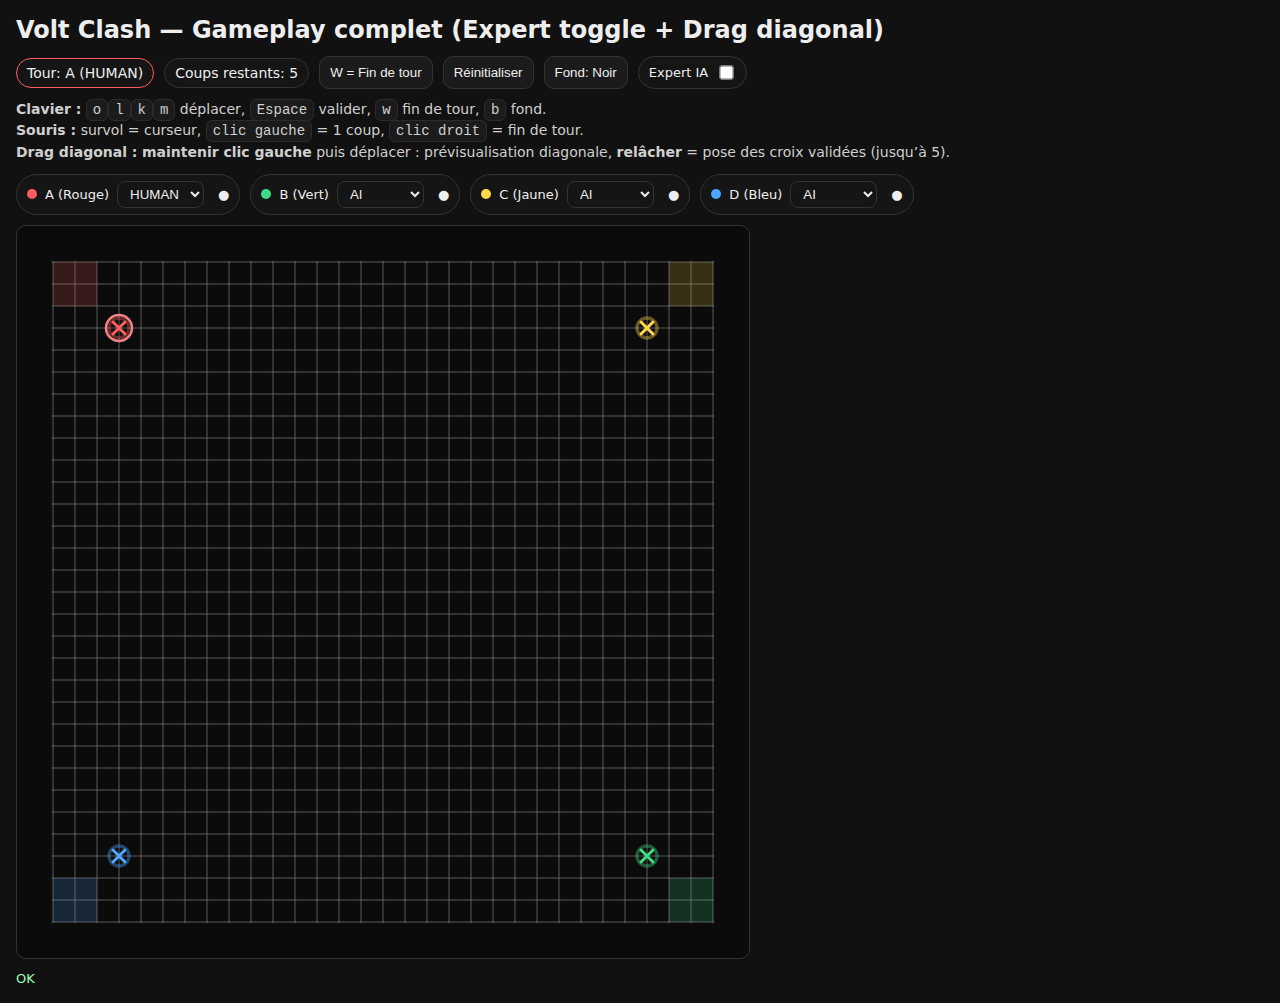
<file: VoltclashXX3.html>
<!doctype html>
<html lang="fr">
<head>
  <meta charset="utf-8" />
  <meta name="viewport" content="width=device-width,initial-scale=1" />
  <title>Combat Électrique — V4 Final (30×30)</title>
  <style>
    body { margin:0; background:#111; color:#eee; font-family:system-ui, Arial, sans-serif; }
    .wrap { max-width: 1450px; margin: 0 auto; padding: 16px; }
    .top { display:flex; gap:12px; align-items:center; flex-wrap:wrap; }
    .panel { display:flex; gap:10px; align-items:center; flex-wrap:wrap; }
    .badge { padding:6px 10px; border:1px solid #333; border-radius:999px; background:#151515; font-size:14px; }
    button {
      padding:8px 10px; border-radius:10px; border:1px solid #333;
      background:#1b1b1b; color:#eee; cursor:pointer;
    }
    button:hover { background:#222; }
    .note { color:#cfcfcf; font-size:14px; line-height:1.45; margin:10px 0 12px 0; }
    .sheet { background:#0b0b0b; border:1px solid #333; border-radius: 10px; padding: 12px; width: fit-content; cursor: crosshair; }
    canvas { width: 1040px; max-width: 100%; height: auto; display:block; background:#0b0b0b; border-radius:8px; }
    .help { margin-top:10px; color:#cfcfcf; font-size:13px; line-height:1.55; }
    .warn { color:#ffcf7a; }
    .ok { color:#9dffb6; }
    code { background:#1b1b1b; padding:2px 6px; border-radius:6px; border:1px solid #2b2b2b; }

    .players { display:flex; gap:10px; flex-wrap:wrap; align-items:center; margin-bottom: 10px; }
    .pchip { padding:6px 10px; border-radius:999px; border:1px solid #333; background:#151515; font-size:13px; display:flex; align-items:center; gap:8px; }
    .dot { width:10px; height:10px; border-radius:999px; display:inline-block; }
    select { background:#151515; color:#eee; border:1px solid #333; border-radius:8px; padding:4px 8px; }

    .banner {
      position: fixed;
      left: 50%; top: 18%;
      transform: translate(-50%, -50%);
      background: rgba(10,10,10,0.92);
      border: 1px solid #333;
      border-radius: 14px;
      padding: 14px 18px;
      min-width: 360px;
      text-align: center;
      z-index: 9999;
      opacity: 0;
      pointer-events: none;
      box-shadow: 0 12px 40px rgba(0,0,0,0.45);
    }
    .banner.show { animation: pop 1.35s ease forwards; }
    .banner .title { font-weight: 850; font-size: 20px; margin-bottom: 6px; }
    .banner .sub { font-size: 13px; color: #cfcfcf; }
    @keyframes pop {
      0% { opacity: 0; transform: translate(-50%, -60%) scale(0.96); }
      18% { opacity: 1; transform: translate(-50%, -50%) scale(1.03); }
      65% { opacity: 1; transform: translate(-50%, -50%) scale(1.00); }
      100% { opacity: 0; transform: translate(-50%, -44%) scale(0.99); }
    }

    .chipSmall { padding:6px 10px; border-radius:999px; border:1px solid #333; background:#151515; font-size:13px; display:flex; align-items:center; gap:8px; }
    .switch { display:inline-flex; align-items:center; gap:8px; }
    .switch input { transform: scale(1.1); }
  </style>
</head>
<body>

<div id="banner" class="banner">
  <div class="title" id="bTitle"></div>
  <div class="sub" id="bSub"></div>
</div>

<div class="wrap">
  <div class="top">
    <h2 style="margin:0;">Volt Clash — Gameplay complet (Expert toggle + Drag diagonal)</h2>
    <div class="panel">
      <span class="badge" id="turn">Joueur: A</span>
      <span class="badge" id="moves">Coups restants: 5</span>
      <button id="endturn">W = Fin de tour</button>
      <button id="reset">Réinitialiser</button>
      <button id="togglebg">Fond: Noir</button>
      <span class="chipSmall switch">
        <label for="expertToggle">Expert IA</label>
        <input id="expertToggle" type="checkbox" />
      </span>
    </div>
  </div>

  <div class="note">
    <b>Clavier :</b> <code>o</code><code>l</code><code>k</code><code>m</code> déplacer, <code>Espace</code> valider, <code>w</code> fin de tour, <code>b</code> fond.<br/>
    <b>Souris :</b> survol = curseur, <code>clic gauche</code> = 1 coup, <code>clic droit</code> = fin de tour.<br/>
    <b>Drag diagonal :</b> <b>maintenir clic gauche</b> puis déplacer : prévisualisation diagonale, <b>relâcher</b> = pose des croix validées (jusqu’à 5).
  </div>

  <div class="players" id="playersRow"></div>
  <div class="sheet"><canvas id="c"></canvas></div>
  <div class="help" id="status"></div>
</div>

<script>
(() => {
   const AudioEngine = {
    ctx: null,
    init() { if (!this.ctx) this.ctx = new (window.AudioContext || window.webkitAudioContext)(); },
    play(freq, type, duration, vol = 0.1) {
      this.init(); if (this.ctx.state === 'suspended') this.ctx.resume();
      const osc = this.ctx.createOscillator(); const gain = this.ctx.createGain();
      osc.type = type; osc.frequency.setValueAtTime(freq, this.ctx.currentTime);
      gain.gain.setValueAtTime(vol, this.ctx.currentTime);
      gain.gain.exponentialRampToValueAtTime(0.0001, this.ctx.currentTime + duration);
      osc.connect(gain); gain.connect(this.ctx.destination);
      osc.start(); osc.stop(this.ctx.currentTime + duration);
    },
    sndPlace() { this.play(440, 'sine', 0.1, 0.1); },
    sndCapture() { this.play(220, 'square', 0.3, 0.05); setTimeout(() => this.play(660, 'square', 0.2, 0.05), 50); },
    sndElim() { for(let i=0; i<8; i++) setTimeout(() => this.play(60+Math.random()*150, 'sawtooth', 0.5, 0.1), i*100); },
    sndTurn() { this.play(880, 'sine', 0.05, 0.03); }
  };
  const GRID_CELLS = 30, NODES = GRID_CELLS + 1, BASE_CELLS = 2, MOVES_PER_TURN = 5;
  const CELL_PX = 22, MARGIN_PX = 24;

  const PLAYERS = [
    { id:"A", color:"#ff5d5d", name:"A (Rouge)" },
    { id:"B", color:"#3ddc84", name:"B (Vert)"  },
    { id:"C", color:"#ffd84d", name:"C (Jaune)" },
    { id:"D", color:"#4da6ff", name:"D (Bleu)"  },
  ];

  const control = new Map([["A","HUMAN"],["B","AI"],["C","AI"],["D","AI"]]);

  let boardBg = "#0b0b0b";
  function toggleBoardBg(){
    boardBg = (boardBg === "#0b0b0b") ? "#ffffff" : "#0b0b0b";
    const btn = document.getElementById("togglebg");
    btn.textContent = (boardBg === "#0b0b0b") ? "Fond: Noir" : "Fond: Blanc";
    requestRedraw();
  }

  const canvas = document.getElementById("c"), ctx = canvas.getContext("2d"), dpr = window.devicePixelRatio || 1;
  const displayW = MARGIN_PX*2 + GRID_CELLS * CELL_PX, displayH = MARGIN_PX*2 + GRID_CELLS * CELL_PX;
  canvas.style.width = displayW + "px"; canvas.style.height = displayH + "px";
  canvas.width = Math.round(displayW * dpr); canvas.height = Math.round(displayH * dpr);
  ctx.scale(dpr, dpr);

  const marks = new Map();   // nodeKey -> {owner, kind:"X"|"O"}
  const walls = new Map();   // edgeKey -> owner (from O-O)
  const alive = new Map(PLAYERS.map(p => [p.id, true]));
  const started = new Map(PLAYERS.map(p => [p.id, true]));

  let currentIdx = 0, movesLeft = MOVES_PER_TURN, message = "", gameOver = false;

  const cursors = new Map(PLAYERS.map(p => [p.id, { ...startNodeFor(p.id) } ]));

  const banner = document.getElementById("banner");
  const bTitle = document.getElementById("bTitle");
  const bSub = document.getElementById("bSub");
  let bannerTimer = null;
  function showBanner(title, sub, color="#eee") {
    bTitle.textContent = title;
    bSub.textContent = sub || "";
    bTitle.style.color = color;
    banner.classList.remove("show");
    void banner.offsetWidth;
    banner.classList.add("show");
    clearTimeout(bannerTimer);
    bannerTimer = setTimeout(() => banner.classList.remove("show"), 1400);
  }

  function nodeToPx(ix, iy) { return { x: MARGIN_PX + ix * CELL_PX, y: MARGIN_PX + iy * CELL_PX }; }
  function keyOf(ix, iy) { return `${ix},${iy}`; }
  function parseKey(k) { const [ix,iy] = k.split(",").map(Number); return {ix,iy}; }
  function clamp(v, lo, hi) { return Math.max(lo, Math.min(hi, v)); }
  function dist2(a,b){ const dx=a.ix-b.ix, dy=a.iy-b.iy; return dx*dx+dy*dy; }

  const dirs8 = [{dx:1,dy:0},{dx:-1,dy:0},{dx:0,dy:1},{dx:0,dy:-1},{dx:1,dy:1},{dx:1,dy:-1},{dx:-1,dy:1},{dx:-1,dy:-1}];
  const neigh4 = [{dx:1,dy:0},{dx:-1,dy:0},{dx:0,dy:1},{dx:0,dy:-1}];

  function baseRectFor(pid){
    if(pid==="A") return {ix:0, iy:0, cells:BASE_CELLS};
    if(pid==="B") return {ix:NODES-1-BASE_CELLS, iy:NODES-1-BASE_CELLS, cells:BASE_CELLS};
    if(pid==="C") return {ix:NODES-1-BASE_CELLS, iy:0, cells:BASE_CELLS};
    if(pid==="D") return {ix:0, iy:NODES-1-BASE_CELLS, cells:BASE_CELLS};
  }
  function baseCenter(pid){
    const b=baseRectFor(pid);
    return {ix:b.ix+1, iy:b.iy+1};
  }
  function startNodeFor(pid){
    const b=baseRectFor(pid); const step=3;
    if(pid==="A") return {ix:b.ix+step, iy:b.iy+step};
    if(pid==="B") return {ix:b.ix-1, iy:b.iy-1};
    if(pid==="C") return {ix:b.ix-1, iy:b.iy+step};
    if(pid==="D") return {ix:b.ix+step, iy:b.iy-1};
  }

  function edgeKey(a,b){
    const k1=keyOf(a.ix,a.iy), k2=keyOf(b.ix,b.iy);
    return (k1<k2)?`${k1}|${k2}`:`${k2}|${k1}`;
  }

  function rebuildWallsFromCircles() {
    walls.clear();
    for (const [k, m] of marks.entries()) {
      if (m.kind !== "O") continue;
      const a = parseKey(k);
      for (const d of neigh4) {
        const b = { ix: a.ix + d.dx, iy: a.iy + d.dy };
        if (b.ix<0||b.iy<0||b.ix>=NODES||b.iy>=NODES) continue;
        const mb = marks.get(keyOf(b.ix,b.iy));
        if (mb && mb.kind === "O" && mb.owner === m.owner) {
          walls.set(edgeKey(a,b), m.owner);
        }
      }
    }
  }

  function inBase(ix,iy,base){ return ix>=base.ix && ix<=base.ix+base.cells && iy>=base.iy && iy<=base.iy+base.cells; }
  function baseOwnerAt(ix,iy){
    for(const p of PLAYERS){
      if(!alive.get(p.id)) continue;
      if(inBase(ix,iy,baseRectFor(p.id))) return p.id;
    }
    return null;
  }

  function conductiveForPlayer(ix,iy,pid){
    const m = marks.get(keyOf(ix,iy));
    if(m && m.owner===pid) return true;
    if(!alive.get(pid)) return false;
    return inBase(ix,iy,baseRectFor(pid));
  }

  function isBlockedByEnemyWall(from,to,pid,dx,dy){
    const isOrth = (Math.abs(dx)+Math.abs(dy))===1;
    if(!isOrth) return false;
    const owner = walls.get(edgeKey(from,to));
    if(!owner) return false;
    return owner!==pid;
  }

  function computePoweredSet(pid) {
    const powered = new Set(), q = [];
    if (!alive.get(pid)) return powered;

    const base = baseRectFor(pid);
    for(let y=base.iy;y<=base.iy+base.cells;y++) for(let x=base.ix;x<=base.ix+base.cells;x++){
      const k=keyOf(x,y);
      powered.add(k); q.push({ix:x,iy:y});
    }

    while(q.length){
      const cur=q.shift();
      for(const d of dirs8){
        const nx=cur.ix+d.dx, ny=cur.iy+d.dy;
        if(nx<0||ny<0||nx>=NODES||ny>=NODES) continue;
        if(!conductiveForPlayer(nx,ny,pid)) continue;
        if(isBlockedByEnemyWall(cur,{ix:nx,iy:ny},pid,d.dx,d.dy)) continue;
        const nk=keyOf(nx,ny);
        if(powered.has(nk)) continue;
        powered.add(nk); q.push({ix:nx,iy:ny});
      }
    }
    return powered;
  }

  function canPlaceCross(pid, ix, iy) {
    if (gameOver || !alive.get(pid)) return false;
    const k = keyOf(ix, iy);
    if (marks.has(k)) return false;
    if (inBase(ix,iy,baseRectFor(pid))) return false;

    AudioEngine.sndPlace();
    marks.set(k, { owner: pid, kind:"X" });
    rebuildWallsFromCircles();
    const ok = computePoweredSet(pid).has(k);
    marks.delete(k);
    rebuildWallsFromCircles();
    return ok;
  }

  function hasAdjacentFriendlyOrBase(pid, ix, iy) {
    const base = baseRectFor(pid);
    for (const d of dirs8) {
      const nx=ix+d.dx, ny=iy+d.dy;
      if (nx<0||ny<0||nx>=NODES||ny>=NODES) continue;
      if (inBase(nx,ny,base)) return true;
      const m=marks.get(keyOf(nx,ny));
      if (m && m.owner===pid) return true;
    }
    return false;
  }

  function canCircle(pid, targetKey) {
    if (gameOver || !alive.get(pid)) return false;
    const t = marks.get(targetKey);
    if (!t || t.owner===pid || t.kind!=="X") return false;
    const {ix,iy}=parseKey(targetKey);
    if (!hasAdjacentFriendlyOrBase(pid,ix,iy)) return false;

    marks.set(targetKey, { owner: pid, kind:"O" });
    rebuildWallsFromCircles();
    const ok = computePoweredSet(pid).has(targetKey);
    marks.set(targetKey, t);
    rebuildWallsFromCircles();
    return ok;
  }

  function placeCross(pid, ix, iy) {
    const k = keyOf(ix,iy);
    marks.set(k, {owner:pid, kind:"X"});
    started.set(pid,true);
    rebuildWallsFromCircles();
    return {pid, kind:"X", ix, iy, k};
  }

  function placeCircle(pid, k){
    marks.set(k, {owner:pid, kind:"O"});
    AudioEngine.sndCapture();
    started.set(pid,true);
    rebuildWallsFromCircles();
    const {ix,iy}=parseKey(k);
    return {pid, kind:"O", ix, iy, k};
  }

  function eliminatePlayer(loserId, killerId) {
    alive.set(loserId, false);
    showBanner(`Éliminé : ${loserId}`, `par ${killerId}`, PLAYERS.find(p=>p.id===loserId).color);
  }

  function checkWin() {
    const a = PLAYERS.filter(p => alive.get(p.id));
    if (a.length<=1) {
      gameOver=true;
      showBanner("VICTOIRE", "Gagnant: "+a[0].id, a[0].color);
      return true;
    }
    return false;
  }

  function afterMove(pid, moveInfo){
    if(moveInfo.kind==="X"){
      const owner = baseOwnerAt(moveInfo.ix, moveInfo.iy);
      if(owner && owner!==pid){
        eliminatePlayer(owner,pid);
        checkWin();
      }
    }
  }

  // ----------------------------
  // UI
  // ----------------------------
  const turnEl = document.getElementById("turn");
  const movesEl = document.getElementById("moves");
  const statusEl = document.getElementById("status");

  function currentPlayerId(){ return PLAYERS[currentIdx].id; }
  function currentPlayer(){ return PLAYERS[currentIdx]; }
  function activeCursor(){ return cursors.get(currentPlayerId()); }

  function setBadges(){
    const p=currentPlayer();
    turnEl.textContent=`Tour: ${p.id} (${control.get(p.id)})`;
    turnEl.style.borderColor=p.color;
    movesEl.textContent=`Coups restants: ${movesLeft}`;
    statusEl.innerHTML = message ? `<span class="warn">${message}</span>` : `<span class="ok">OK</span>`;
  }

  function buildPlayersRow(){
    const row=document.getElementById("playersRow");
    row.innerHTML="";
    PLAYERS.forEach(p=>{
      const chip=document.createElement("div");
      chip.className="pchip";
      chip.innerHTML = `<span class="dot" style="background:${p.color}"></span><span>${p.name}</span>`;
      const sel=document.createElement("select");
      ["HUMAN","AI"].forEach(m=>{
        const o=document.createElement("option");
        o.value=m; o.textContent=m;
        sel.appendChild(o);
      });
      sel.value=control.get(p.id);
      sel.onchange=()=>{
        control.set(p.id, sel.value);
        setBadges();
        requestRedraw();
        if(control.get(currentPlayerId())==="AI") scheduleAITick(130);
      };
      chip.appendChild(sel);
      const life=document.createElement("span");
      life.textContent = alive.get(p.id) ? "●" : "✖";
      life.style.marginLeft="6px";
      life.style.opacity = alive.get(p.id) ? "1" : "0.35";
      chip.appendChild(life);
      row.appendChild(chip);
    });
  }

  // ----------------------------
  // Render
  // ----------------------------
  function drawGrid(){
    ctx.fillStyle = boardBg;
    ctx.fillRect(0,0,displayW,displayH);

    // contraste stable
    ctx.strokeStyle = (boardBg==="#0b0b0b" ? "#5a5a5a" : "#cfcfcf");
    ctx.lineWidth=1;

    for(let i=0;i<=GRID_CELLS;i++){
      const x=MARGIN_PX+i*CELL_PX;
      ctx.beginPath(); ctx.moveTo(x,MARGIN_PX); ctx.lineTo(x,MARGIN_PX+GRID_CELLS*CELL_PX); ctx.stroke();
      const y=MARGIN_PX+i*CELL_PX;
      ctx.beginPath(); ctx.moveTo(MARGIN_PX,y); ctx.lineTo(MARGIN_PX+GRID_CELLS*CELL_PX,y); ctx.stroke();
    }

    // petits nœuds
    ctx.fillStyle = (boardBg==="#0b0b0b" ? "#4a4a4a" : "#9a9a9a");
    for(let iy=0;iy<NODES;iy++){
      for(let ix=0;ix<NODES;ix++){
        const p=nodeToPx(ix,iy);
        ctx.beginPath(); ctx.arc(p.x,p.y,1.35,0,Math.PI*2); ctx.fill();
      }
    }
  }

  function drawBases(){
    PLAYERS.forEach(p=>{
      if(!alive.get(p.id)) return;
      const b=baseRectFor(p.id);
      const tl=nodeToPx(b.ix,b.iy), br=nodeToPx(b.ix+b.cells,b.iy+b.cells);
      ctx.save();
      ctx.globalAlpha=0.18;
      ctx.fillStyle=p.color;
      ctx.fillRect(tl.x, tl.y, br.x-tl.x, br.y-tl.y);
      ctx.restore();
    });
  }

  function drawWalls(poweredMap){
    ctx.save();
    ctx.lineWidth=5; ctx.lineCap="round";
    walls.forEach((owner, ek)=>{
      const [k1,k2]=ek.split("|");
      const a=parseKey(k1), b=parseKey(k2);
      const pa=nodeToPx(a.ix,a.iy), pb=nodeToPx(b.ix,b.iy);
      ctx.strokeStyle = PLAYERS.find(p=>p.id===owner).color;
      ctx.beginPath(); ctx.moveTo(pa.x,pa.y); ctx.lineTo(pb.x,pb.y); ctx.stroke();
    });
    ctx.restore();
  }

  function drawMark(ix,iy,kind,color,powered){
    const p=nodeToPx(ix,iy);

    // halo
    ctx.save();
    ctx.globalAlpha = powered ? 0.38 : 0.22;
    ctx.strokeStyle=color;
    ctx.lineWidth = powered ? 3.4 : 2.6;
    ctx.beginPath(); ctx.arc(p.x,p.y,10,0,Math.PI*2); ctx.stroke();
    ctx.restore();

    if(kind==="X"){
      ctx.save();
      ctx.strokeStyle=color;
      ctx.lineWidth = powered ? 3.0 : 2.3;
      ctx.lineCap="round";
      ctx.beginPath();
      ctx.moveTo(p.x-6,p.y-6); ctx.lineTo(p.x+6,p.y+6);
      ctx.moveTo(p.x+6,p.y-6); ctx.lineTo(p.x-6,p.y+6);
      ctx.stroke();
      ctx.restore();
    }else{
      ctx.save();
      ctx.strokeStyle=color;
      ctx.lineWidth = powered ? 3.0 : 2.4;
      ctx.beginPath(); ctx.arc(p.x,p.y,7,0,Math.PI*2); ctx.stroke();
      ctx.restore();
    }
  }

  function drawCursor(){
    const pid=currentPlayerId();
    if(control.get(pid)==="AI" || !alive.get(pid)) return;
    const cur=activeCursor();
    const pos=nodeToPx(cur.ix,cur.iy);

    const kk = keyOf(cur.ix, cur.iy);
    const existing = marks.get(kk);
    let ok = false;
    if (!existing) ok = canPlaceCross(pid, cur.ix, cur.iy);
    else if (existing.owner !== pid && existing.kind === "X") ok = canCircle(pid, kk);

    ctx.save();
    ctx.strokeStyle = ok ? "#9dffb6" : "#ff8a8a";
    ctx.globalAlpha = 0.95;
    ctx.lineWidth = 2.5;
    ctx.beginPath(); ctx.arc(pos.x, pos.y, 13, 0, Math.PI*2); ctx.stroke();
    ctx.restore();
  }

  // Drag preview (croix uniquement)
  let dragPlacing = false;
  let dragStart = null;
  let dragMoved = false;
  let dragPreviewPath = []; // nodes in line
  let dragOkPath = [];      // maximal prefix that is legal
  let dragAnchorSnapshot = null; // snapshot of marks? (not needed, we validate live)

  function clearDrag(){
    dragPlacing = false;
    dragStart = null;
    dragMoved = false;
    dragPreviewPath = [];
    dragOkPath = [];
    dragAnchorSnapshot = null;
  }

  function mouseToNode(clientX, clientY){
    const rect = canvas.getBoundingClientRect();
    const x = (clientX - rect.left);
    const y = (clientY - rect.top);
    const ix = clamp(Math.round((x - MARGIN_PX) / CELL_PX), 0, NODES - 1);
    const iy = clamp(Math.round((y - MARGIN_PX) / CELL_PX), 0, NODES - 1);
    return { ix, iy };
  }

  // Strict diagonal line (45°) from start to current, length capped by MOVES_PER_TURN
  function buildStrictDiagonalPath(a, b){
    const dx = b.ix - a.ix;
    const dy = b.iy - a.iy;
    if (dx===0 && dy===0) return [{ix:a.ix, iy:a.iy}];

    // strict diagonal means abs(dx) === abs(dy)
    const adx = Math.abs(dx), ady = Math.abs(dy);
    if (adx !== ady) {
      // project to closest strict diagonal by taking min distance
      const n = Math.min(adx, ady);
      const sx = Math.sign(dx) || 1;
      const sy = Math.sign(dy) || 1;
      const end = { ix: a.ix + sx*n, iy: a.iy + sy*n };
      return buildStrictDiagonalPath(a, end);
    }

    const n = adx;
    const sx = Math.sign(dx) || 1;
    const sy = Math.sign(dy) || 1;

    const out = [];
    for(let i=0;i<=n;i++){
      out.push({ix: a.ix + sx*i, iy: a.iy + sy*i});
    }
    return out;
  }

  function computeDragOkPath(pid, path){
    // We want to place crosses along path excluding starting node itself.
    // We must respect connectivity: each cross must be legal at placement time.
    // We'll simulate sequentially by temporarily placing.
    const ok = [];
    if (!path || path.length<2) return ok;

    const start = path[0];
    const seq = path.slice(1);

    // We'll simulate without committing: place temporarily in marks and rollback at end.
    const tempPlaced = [];
    for (const n of seq){
      if (ok.length >= MOVES_PER_TURN) break;
      const k = keyOf(n.ix, n.iy);

      // already occupied => stop strict
      if (marks.has(k)) break;

      // legal now?
      if (!canPlaceCross(pid, n.ix, n.iy)) break;

      // temporarily place to allow next ones to connect
      marks.set(k, {owner:pid, kind:"X"});
      tempPlaced.push(k);

      ok.push({ix:n.ix, iy:n.iy, k});
    }

    // rollback temporary
    for (const k of tempPlaced) marks.delete(k);
    rebuildWallsFromCircles();

    return ok;
  }

  function drawDragPreview(pid, poweredMap){
    if(!dragPlacing) return;
    if(!dragOkPath || dragOkPath.length===0) return;

    const col = currentPlayer().color;

    ctx.save();
    // draw preview nodes as semi-transparent crosses
    for(const n of dragPreviewPath){
      if(!n) continue;
      // skip start node
      if(dragStart && n.ix===dragStart.ix && n.iy===dragStart.iy) continue;

      const k = keyOf(n.ix,n.iy);

      // only show within preview length cap
      // color indicates valid prefix (green-ish) vs invalid remainder (red-ish)
      const isOk = dragOkPath.some(o=>o.k===k);
      const isOccupied = marks.has(k);

      const p=nodeToPx(n.ix,n.iy);
      ctx.globalAlpha = isOccupied ? 0.10 : (isOk ? 0.55 : 0.35);
      ctx.strokeStyle = isOk ? "#9dffb6" : "#ff8a8a";
      ctx.lineWidth = 2.2;
      ctx.beginPath();
      ctx.moveTo(p.x-6,p.y-6); ctx.lineTo(p.x+6,p.y+6);
      ctx.moveTo(p.x+6,p.y-6); ctx.lineTo(p.x-6,p.y+6);
      ctx.stroke();
    }
    ctx.restore();
  }

  function render(){
    rebuildWallsFromCircles();
    const powered = new Map();
    for(const p of PLAYERS) powered.set(p.id, computePoweredSet(p.id));

    drawGrid();
    drawBases();
    drawWalls(powered);

    for(const [k,m] of marks.entries()){
      const {ix,iy}=parseKey(k);
      const col=PLAYERS.find(p=>p.id===m.owner).color;
      const pow = powered.get(m.owner).has(k);
      drawMark(ix,iy,m.kind,col,pow);
    }

    drawCursor();
    drawDragPreview(currentPlayerId(), powered);
  }

  let needsRedraw=true;
  function requestRedraw(){ needsRedraw=true; }
  function tick(){ if(needsRedraw){ needsRedraw=false; render(); } requestAnimationFrame(tick); }

  // ----------------------------
  // Turn / Inputs
  // ----------------------------
  function nextAliveIndex(startIdx){
    let idx=startIdx;
    for(let i=0;i<PLAYERS.length;i++){
      idx=(idx+1)%PLAYERS.length;
      const pid=PLAYERS[idx].id;
      if(alive.get(pid)) return idx;
    }
    return startIdx;
  }

  let aiTimer=null;
  function stopAI(){ if(aiTimer){ clearTimeout(aiTimer); aiTimer=null; } }
  function scheduleAITick(ms){ stopAI(); aiTimer=setTimeout(aiTick, ms); }

  function endTurn(silent=false){
    stopAI();
    if(gameOver) return;
    currentIdx = nextAliveIndex(currentIdx);
    movesLeft = MOVES_PER_TURN;
    message = "";
    setBadges();
    requestRedraw();
    if(control.get(currentPlayerId())==="AI") scheduleAITick(130);
  }

  function validateMoveHuman(){
    const pid=currentPlayerId();
    if(gameOver || control.get(pid)==="AI" || movesLeft<=0 || !alive.get(pid)) return;
    const cur=activeCursor();
    const k=keyOf(cur.ix,cur.iy);
    const m=marks.get(k);

    if(!m){
      if(!canPlaceCross(pid,cur.ix,cur.iy)){ message="Coup invalide (croix)."; setBadges(); requestRedraw(); return; }
      const moveInfo=placeCross(pid,cur.ix,cur.iy);
      movesLeft--;
      afterMove(pid, moveInfo);
      if(!gameOver && movesLeft<=0) endTurn(true);
      setBadges(); requestRedraw();
      return;
    }
    if(m.kind==="X" && m.owner!==pid){
      if(!canCircle(pid,k)){ message="Coup invalide (rond)."; setBadges(); requestRedraw(); return; }
      const moveInfo=placeCircle(pid,k);
      movesLeft--;
      afterMove(pid, moveInfo);
      if(!gameOver && movesLeft<=0) endTurn(true);
      setBadges(); requestRedraw();
      return;
    }

    message="Ici : déjà occupé / action impossible.";
    setBadges(); requestRedraw();
  }

  function onKey(e){
    const k=e.key.toLowerCase();
    if(k===" ") e.preventDefault();
    if(gameOver) return;
    const pid=currentPlayerId();
    if(!alive.get(pid)){ endTurn(true); return; }
    if(control.get(pid)==="AI") return;

    const cur=activeCursor();
    if(k==="o"){ cur.iy=clamp(cur.iy-1,0,NODES-1); message=""; setBadges(); requestRedraw(); return; }
    if(k==="l"){ cur.iy=clamp(cur.iy+1,0,NODES-1); message=""; setBadges(); requestRedraw(); return; }
    if(k==="k"){ cur.ix=clamp(cur.ix-1,0,NODES-1); message=""; setBadges(); requestRedraw(); return; }
    if(k==="m"){ cur.ix=clamp(cur.ix+1,0,NODES-1); message=""; setBadges(); requestRedraw(); return; }
    if(k===" "){ validateMoveHuman(); return; }
    if(k==="b"){ toggleBoardBg(); return; }
    if(k==="w"){ endTurn(); return; }
  }
  AudioEngine.sndTurn();

  document.getElementById("endturn").addEventListener("click", ()=>endTurn());
  document.getElementById("reset").addEventListener("click", reset);
  document.getElementById("togglebg").addEventListener("click", toggleBoardBg);
  window.addEventListener("keydown", onKey);

  // ----------------------------
  // Mouse controls + Drag diagonal
  // ----------------------------
  canvas.addEventListener("contextmenu", (e)=>e.preventDefault());

  canvas.addEventListener("mousemove", (e)=>{
    if(gameOver) return;
    const pid=currentPlayerId();
    if(control.get(pid)==="AI" || !alive.get(pid)) return;

    const n = mouseToNode(e.clientX, e.clientY);
    const cur = cursors.get(pid);
    cur.ix=n.ix; cur.iy=n.iy;

    if(dragPlacing && dragStart){
      const path = buildStrictDiagonalPath(dragStart, n);
      dragPreviewPath = path.slice(0, MOVES_PER_TURN+1); // +1 because includes start
      dragOkPath = computeDragOkPath(pid, dragPreviewPath);
      dragMoved = true;
    }

    message="";
    setBadges();
    requestRedraw();
  });

  canvas.addEventListener("mousedown", (e)=>{
    if(gameOver) return;
    const pid=currentPlayerId();
    if(control.get(pid)==="AI" || !alive.get(pid)) return;

    const n = mouseToNode(e.clientX, e.clientY);
    const cur = cursors.get(pid);
    cur.ix=n.ix; cur.iy=n.iy;

    if(e.button===0){
      // start drag, but don't commit yet
      dragPlacing = true;
      dragStart = {ix:n.ix, iy:n.iy};
      dragMoved = false;
      dragPreviewPath = [dragStart];
      dragOkPath = [];

      message = "";
      setBadges();
      requestRedraw();
      return;
    }

    if (e.button === 2) {
      endTurn();
      return;
    }
  });

  // Relâchement : si drag => on valide la "ligne" (CROIX uniquement) au relâchement
  window.addEventListener("mouseup", (e) => {
    if (e.button !== 0) return;
    if (!dragPlacing) return;

    const pid = currentPlayerId();
    if (gameOver || control.get(pid) === "AI" || !alive.get(pid)) { clearDrag(); return; }

    // si pas bougé => comportement original (un seul coup au clic)
    if (!dragMoved) {
      clearDrag();
      validateMoveHuman();
      return;
    }

    // sinon, on "valide" la ligne diagonale au relâchement :
    // on pose les croix RÉELLEMENT en se basant sur la simulation virtuelle (dragOkPath)
    dragPlacing = false;

    let placed = 0;
    if (!dragOkPath || dragOkPath.length === 0) {
      clearDrag();
      message = "Ligne invalide (pas de connexion possible).";
      setBadges();
      requestRedraw();
      return;
    }

    for (const node of dragOkPath) {
      if (gameOver) break;
      if (movesLeft <= 0) break;

      // Si déjà occupé => stop strict
      if (marks.has(node.k)) break;

      // Pose réelle d'une CROIX (même pipeline que validateMoveHuman)
      if (!canPlaceCross(pid, node.ix, node.iy)) break;
      const moveInfo = placeCross(pid, node.ix, node.iy);
      movesLeft--;
      afterMove(pid, moveInfo);
      placed++;

      if (gameOver) break;
    }

    clearDrag();

    message = placed > 0
      ? `Ligne validée: ${placed} croix posée(s).`
      : "Ligne invalide.";
    setBadges();
    requestRedraw();

    // Consistance avec les autres coups : si plus de coups, fin de tour auto
    if (!gameOver && movesLeft <= 0) endTurn(true);
  });


  // ----------------------------
  // IA : Normal simple + Expert Beam (toggle)
  // ----------------------------
  const AI = {
    enabledForB: true,
    stepDelayMs: 140,
    beamWidth: 18,
    maxBranch: 50,
    wAttack: 1.0,
    wDefense: 1.0,
    tieNoise: 0.02,
  };

  let expertMode = false;
  const expertToggle = document.getElementById("expertToggle");
  expertToggle.addEventListener("change", () => {
    expertMode = expertToggle.checked;
    message = expertMode ? "Mode Expert IA: ON" : "Mode Expert IA: OFF";
    setBadges();
    requestRedraw();
    if (control.get(currentPlayerId()) === "AI") scheduleAITick(90);
  });

  const AI_PROFILE_DEFS = [
    { name:"RAIDER",   wFront: 1600, wPow: 280, wTarget: 22,  ringPenalty: 1400, circleBias: -900,  lineBias: 220, diagBias: 80,  jitter: 180 },
    { name:"BALANCED", wFront: 1200, wPow: 380, wTarget: 18,  ringPenalty: 1200, circleBias: -700,  lineBias: 160, diagBias: 130, jitter: 220 },
    { name:"SAPPER",   wFront:  980, wPow: 520, wTarget: 16,  ringPenalty: 1100, circleBias: -250,  lineBias: 120, diagBias: 120, jitter: 260 },
    { name:"SWARM",    wFront: 1050, wPow: 420, wTarget: 20,  ringPenalty: 1000, circleBias: -520,  lineBias: 140, diagBias: 160, jitter: 320 },
  ];
  const aiState = new Map();

  function xorshift32(seed){
    let x = seed|0;
    return () => {
      x ^= x << 13; x |= 0;
      x ^= x >>> 17;
      x ^= x << 5;  x |= 0;
      return (x >>> 0) / 4294967296;
    };
  }
  function shuffleInPlace(arr, rng){
    for (let i=arr.length-1; i>0; i--){
      const j = Math.floor(rng()*(i+1));
      [arr[i], arr[j]] = [arr[j], arr[i]];
    }
  }
  function assignAIProfiles(){
    const aiIds = PLAYERS.map(p=>p.id).filter(id => control.get(id)==="AI");
    const profs = AI_PROFILE_DEFS.slice();
    const seed = (Date.now() ^ (Math.random()*1e9)|0) ^ 0x9E3779B9;
    const rng = xorshift32(seed);
    shuffleInPlace(profs, rng);
    for (let i=0;i<aiIds.length;i++){
      const pid = aiIds[i];
      const prof = profs[i % profs.length];
      const pseed = (seed ^ (pid.charCodeAt(0)<<24) ^ (i*2654435761))|0;
      aiState.set(pid, { prof, rng: xorshift32(pseed) });
    }
  }

  function opponentIds(pid){ return PLAYERS.map(p=>p.id).filter(id=>id!==pid && alive.get(id)); }
  function baseCenterOf(pid){ return baseCenter(pid); }
  function chooseTargetBase(pid, st){
    const enemies = opponentIds(pid);
    if (!enemies.length) return null;
    const myC = baseCenter(pid);

    if (st.prof.name === "SWARM" && st.rng() < 0.40) {
      const idx = Math.floor(st.rng()*enemies.length);
      return enemies[idx];
    }

    let best = null, bestScore = -1e18;
    for (const eid of enemies) {
      const c = baseCenter(eid);
      const d = dist2(myC, c);
      let s = -d;
      if (st.prof.name === "RAIDER") s = -d * 1.25;
      if (st.prof.name === "SAPPER") s = -d * 0.95;
      s += (st.rng()-0.5)*30;
      if (s > bestScore) { bestScore=s; best=eid; }
    }
    return best;
  }

  function poweredMetrics(pid){
    const powered = computePoweredSet(pid);
    const bc = baseCenter(pid);
    let maxD2 = 0;
    for (const k of powered){
      const p = parseKey(k);
      const d2 = dist2(p, bc);
      if (d2 > maxD2) maxD2 = d2;
    }
    return { powered, count: powered.size, frontierD2: maxD2 };
  }

  function simulateMoveMetrics(pid, mv, baseMet){
    let backup = null;
    if (mv.type === "CROSS") {
      const k = keyOf(mv.ix, mv.iy);
      backup = marks.get(k) || null;
      marks.set(k, { owner: pid, kind:"X" });
      rebuildWallsFromCircles();
      const met = poweredMetrics(pid);
      if (backup) marks.set(k, backup); else marks.delete(k);
      rebuildWallsFromCircles();
      return met;
    } else {
      const k = mv.key;
      backup = marks.get(k);
      marks.set(k, { owner: pid, kind:"O" });
      rebuildWallsFromCircles();
      const met = poweredMetrics(pid);
      marks.set(k, backup);
      rebuildWallsFromCircles();
      return met;
    }
  }

  function generateAICandidates(pid){
    const baseMet = poweredMetrics(pid);
    const powered = baseMet.powered;

    const circles = [];
    for (const [k, m] of marks.entries()) {
      if (!alive.get(m.owner)) continue;
      if (m.kind === "X" && m.owner !== pid) {
        if (canCircle(pid, k)) circles.push({ type:"CIRCLE", key:k });
      }
    }

    const crosses = [];
    const seen = new Set();
    for (const pk of powered) {
      const a = parseKey(pk);
      for (const d of dirs8) {
        const nx = a.ix + d.dx, ny = a.iy + d.dy;
        if (nx < 0 || ny < 0 || nx >= NODES || ny >= NODES) continue;
        const kk = keyOf(nx, ny);
        if (seen.has(kk)) continue;
        seen.add(kk);
        if (marks.has(kk)) continue;
        if (!canPlaceCross(pid, nx, ny)) continue;
        crosses.push({ type:"CROSS", ix:nx, iy:ny });
      }
    }
    return { baseMet, circles, crosses };
  }

  function hasOrthAdjacentOwnMark(pid, ix, iy){
    for (const d of neigh4){
      const nx = ix + d.dx, ny = iy + d.dy;
      if (nx < 0 || ny < 0 || nx >= NODES || ny >= NODES) continue;
      const m = marks.get(keyOf(nx, ny));
      if (m && m.owner === pid) return true;
    }
    return false;
  }
  function diagonalParity(ix, iy){ return (((ix + iy) & 1) === 0) ? 1 : 0; }

  function scoreAIMove(pid, mv, st, targetId, baseMet){
    if (mv.type === "CROSS") {
      const owner = baseOwnerAt(mv.ix, mv.iy);
      if (owner && owner !== pid) return 1e12;
    }

    const myC = baseCenter(pid);
    const targetC = targetId ? baseCenter(targetId) : { ix: Math.floor(NODES/2), iy: Math.floor(NODES/2) };
    const pos = (mv.type === "CROSS") ? {ix:mv.ix, iy:mv.iy} : parseKey(mv.key);

    const sim = simulateMoveMetrics(pid, mv, baseMet);
    const dFront = sim.frontierD2 - baseMet.frontierD2;
    const dPow = sim.count - baseMet.count;
    const dT = dist2(pos, targetC);

    let ringPenalty = 0;
    const dB = dist2(pos, myC);
    const SHIELD_RADIUS2 = 25; // 5^2
    if (dB <= SHIELD_RADIUS2 && dFront <= 0 && dPow <= 0) ringPenalty = st.prof.ringPenalty;

    let shape = 0;
    if (mv.type === "CROSS") {
      if (hasOrthAdjacentOwnMark(pid, pos.ix, pos.iy)) shape += st.prof.lineBias;
      if (diagonalParity(pos.ix, pos.iy)) shape += st.prof.diagBias;
    }

    let circlePenalty = 0;
    if (mv.type === "CIRCLE") {
      const nearTarget = dT <= 64;
      const goodGain = (dFront >= 2) || (dPow >= 2);
      if (!nearTarget && !goodGain) circlePenalty = 120000;
      circlePenalty += Math.max(0, -st.prof.circleBias);
    }

    let s = 0;
    s += st.prof.wFront * dFront;
    s += st.prof.wPow * dPow;
    s += -st.prof.wTarget * dT;
    s += -ringPenalty;
    s += shape;
    s += -circlePenalty;
    s += (st.rng() - 0.5) * st.prof.jitter;
    return s;
  }

  function pickAIMoveNormal(pid){
    let st = aiState.get(pid);
    if (!st) { assignAIProfiles(); st = aiState.get(pid); }
    const targetId = chooseTargetBase(pid, st);

    const { baseMet, circles, crosses } = generateAICandidates(pid);
    const actions = crosses.concat(circles);
    if (!actions.length) return null;

    let best=null, bestS=-1e18;
    for (const mv of actions) {
      const s = scoreAIMove(pid, mv, st, targetId, baseMet);
      if (s > bestS) { bestS=s; best=mv; }
    }
    return best;
  }

  // Expert beam: simple version (state = marks snapshot) - kept lightweight
  function snapshotState(){
    const m = [];
    for(const [k,v] of marks.entries()) m.push([k, {owner:v.owner, kind:v.kind}]);
    const a = [];
    for(const [k,v] of alive.entries()) a.push([k,v]);
    const s = [];
    for(const [k,v] of started.entries()) s.push([k,v]);
    return {m, a, s};
  }
  function restoreState(ss){
    marks.clear(); walls.clear();
    for(const [k,v] of ss.m) marks.set(k, v);
    for(const [k,v] of ss.a) alive.set(k, v);
    for(const [k,v] of ss.s) started.set(k, v);
    rebuildWallsFromCircles();
  }

  function listLegalMoves(pid){
    const {circles, crosses} = generateAICandidates(pid);
    const out = [];
    for(const mv of crosses) out.push(mv);
    for(const mv of circles) out.push(mv);
    return out;
  }

  function evalAttack(pid){
    // closer to any enemy base + frontier
    const pm = poweredMetrics(pid);
    const myFront = pm.frontierD2;
    const enemies = opponentIds(pid);
    if(!enemies.length) return myFront * 10;

    let bestD = Infinity;
    for(const e of enemies){
      const bc = baseCenter(e);
      for(const k of pm.powered){
        const p = parseKey(k);
        const d = dist2(p, bc);
        if(d < bestD) bestD = d;
      }
    }
    return myFront * 12 - bestD * 20;
  }
  function evalDefense(pid){
    // mild robustness = powered count
    const pm = poweredMetrics(pid);
    return pm.count * 8;
  }

  function applyMoveForSim(pid, mv){
    if(mv.type==="CROSS"){
      if(!canPlaceCross(pid, mv.ix, mv.iy)) return null;
      const info = placeCross(pid, mv.ix, mv.iy);
      afterMove(pid, info);
      return info;
    }else{
      if(!canCircle(pid, mv.key)) return null;
      const info = placeCircle(pid, mv.key);
      afterMove(pid, info);
      return info;
    }
  }

  function pickAIMoveExpert(pid){
    const root = { ss: snapshotState(), score: 0, seq: [] };
    let beam = [root];

    const depth = Math.min(movesLeft, MOVES_PER_TURN);
    for(let d=0; d<depth; d++){
      const next = [];
      for(const node of beam){
        restoreState(node.ss);
        const moves = listLegalMoves(pid);
        // score moves cheaply then cut top N
        const scored = [];
        for(const mv of moves){
          restoreState(node.ss);
          const ssBefore = snapshotState();
          const info = applyMoveForSim(pid, mv);
          if(!info) continue;
          const att = evalAttack(pid);
          const def = evalDefense(pid);
          const total = AI.wAttack*att + AI.wDefense*def;
          scored.push({mv, total, ss: snapshotState(), ssBefore});
        }
        scored.sort((a,b)=>b.total - a.total);
        const top = scored.slice(0, AI.maxBranch);
        for(const it of top){
          const noise = (Math.random()*2-1) * AI.tieNoise * 1000;
          next.push({
            ss: it.ss,
            score: it.total + noise,
            seq: node.seq.concat([it.mv])
          });
        }
      }
      next.sort((a,b)=>b.score-a.score);
      beam = next.slice(0, AI.beamWidth);
      if(!beam.length) break;
    }
    if(!beam.length) return null;
    return beam[0].seq[0] || null;
  }

  function aiTick(){
    aiTimer=null;
    if(gameOver) return;
    const pid=currentPlayerId();
    if(!alive.get(pid)){ endTurn(true); return; }
    if(control.get(pid)!=="AI") return;
    if(movesLeft<=0){ endTurn(true); return; }

    const mv = expertMode ? pickAIMoveExpert(pid) : pickAIMoveNormal(pid);
    if(!mv){
      message=`IA ${pid} : aucun coup possible, fin de tour.`;
      setBadges(); requestRedraw();
      endTurn(true);
      return;
    }

    let moveInfo=null;
    if(mv.type==="CIRCLE") moveInfo=placeCircle(pid, mv.key);
    else moveInfo=placeCross(pid, mv.ix, mv.iy);

    movesLeft--;
    afterMove(pid, moveInfo);

    message = expertMode ? `IA ${pid} (expert)` : `IA ${pid} (normal)`;
    setBadges(); requestRedraw();

    if(gameOver) return;
    if(movesLeft<=0){ endTurn(true); return; }
    scheduleAITick(AI.stepDelayMs);
  }

  // ----------------------------
  // Reset
  // ----------------------------
  function reset() {
    stopAI();
    if (typeof clearDrag === 'function') clearDrag();

    marks.clear();
    walls.clear();
    for (const p of PLAYERS) {
      alive.set(p.id, true);
      started.set(p.id, true); // tous démarrent avec une croix initiale
      cursors.set(p.id, { ...startNodeFor(p.id) });
    }

    // IA: profils distincts à chaque partie (évite le même schéma d'ouverture)
    assignAIProfiles();

    // croix initiales (une par joueur)
    for (const p of PLAYERS) {
      const s = startNodeFor(p.id);
      marks.set(keyOf(s.ix, s.iy), { owner: p.id, kind:"X" });
    }

    rebuildWallsFromCircles();

    currentIdx = 0;
    movesLeft = MOVES_PER_TURN;
    message = "";
    gameOver = false;

    setBadges();
    requestRedraw();
    if (control.get(currentPlayerId()) === "AI") scheduleAITick(130);
  }

  // Init
  buildPlayersRow();
  setBadges();
  reset();
  tick();
})();
</script>
</body>
</html>
</file>
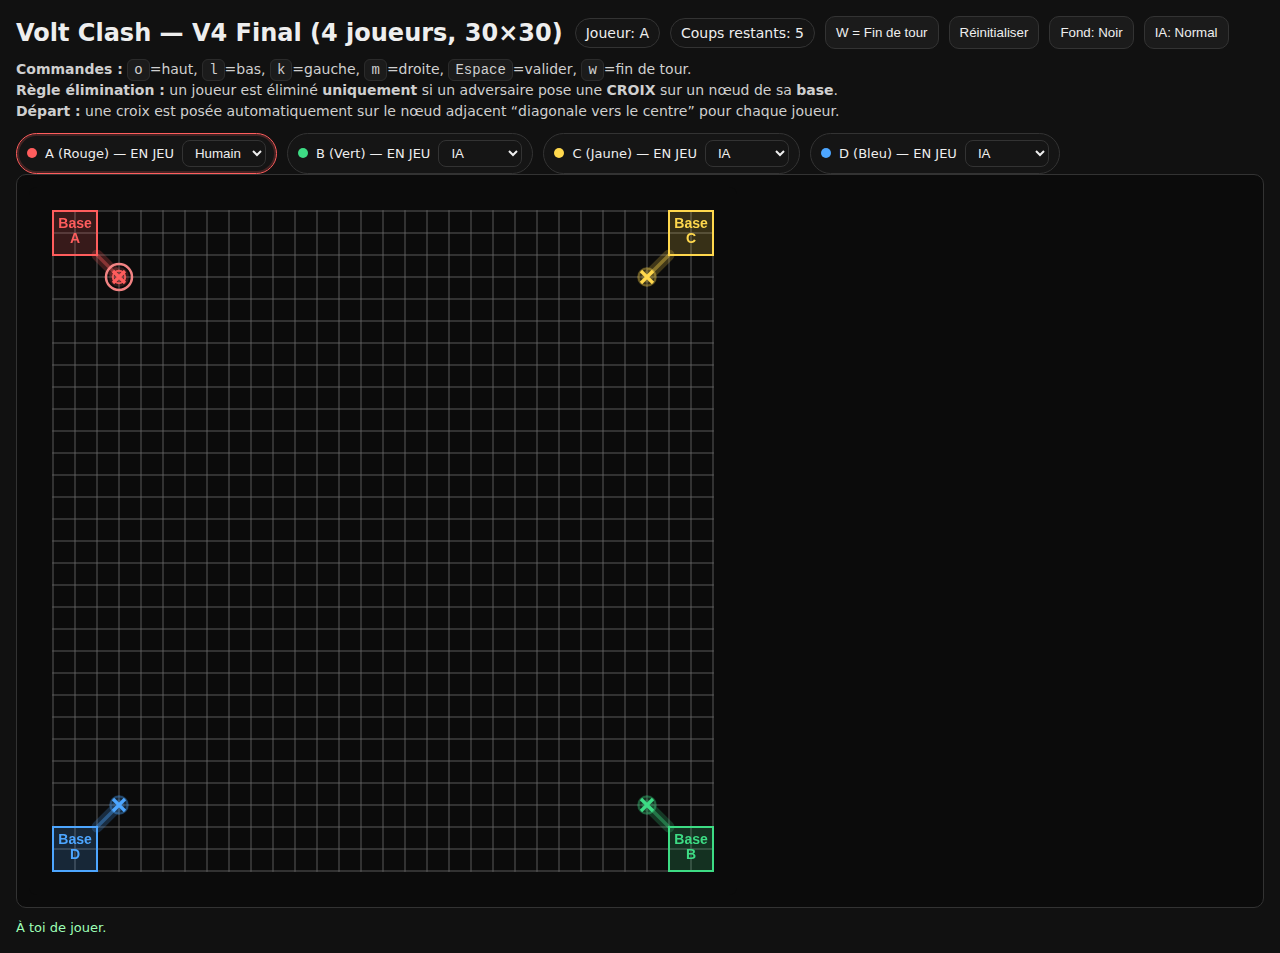
<file: voltclashXXX.html>
<!doctype html>
<html lang="fr">
<head>
  <head>
  <meta charset="UTF-8">
  <title>Volt Clash</title>
  <link href="https://fonts.googleapis.com/css2?family=Orbitron:wght@700&family=Press+Start+2P&display=swap" rel="stylesheet">

  <meta charset="utf-8" />
  <meta name="viewport" content="width=device-width,initial-scale=1" />
  <title>Combat Électrique — V4 Final (30×30)</title>
  <style>
    body { margin:0; background:#111; color:#eee; font-family:system-ui, Arial, sans-serif; }
    .wrap { max-width: 1450px; margin: 0 auto; padding: 16px; }
    .top { display:flex; gap:12px; align-items:center; flex-wrap:wrap; }
    .panel { display:flex; gap:10px; align-items:center; flex-wrap:wrap; }
    .badge { padding:6px 10px; border:1px solid #333; border-radius:999px; background:#151515; font-size:14px; }
    button {
      padding:8px 10px; border-radius:10px; border:1px solid #333;
      background:#1b1b1b; color:#eee; cursor:pointer;
    }
    button:hover { background:#222; }
    .note { color:#cfcfcf; font-size:14px; line-height:1.45; margin:10px 0 12px 0; }
    .sheet { background:#0b0b0b; border:1px solid #333; border-radius: 10px; padding: 12px; }
    canvas { width: 1040px; max-width: 100%; height: auto; display:block; background:#0b0b0b; border-radius:8px; }
    .help { margin-top:10px; color:#cfcfcf; font-size:13px; line-height:1.55; }
    .warn { color:#ffcf7a; }
    .ok { color:#9dffb6; }
    code { background:#1b1b1b; padding:2px 6px; border-radius:6px; border:1px solid #2b2b2b; }

    .players { display:flex; gap:10px; flex-wrap:wrap; align-items:center; }
    .pchip { padding:6px 10px; border-radius:999px; border:1px solid #333; background:#151515; font-size:13px; display:flex; align-items:center; gap:8px; }
    .dot { width:10px; height:10px; border-radius:999px; display:inline-block; }
    select { background:#151515; color:#eee; border:1px solid #333; border-radius:8px; padding:4px 8px; }

    /* Banner animation */
    .banner {
      position: fixed;
      left: 50%; top: 18%;
      transform: translate(-50%, -50%);
      background: rgba(10,10,10,0.92);
      border: 1px solid #333;
      border-radius: 14px;
      padding: 14px 18px;
      min-width: 360px;
      text-align: center;
      z-index: 9999;
      opacity: 0;
      pointer-events: none;
      box-shadow: 0 12px 40px rgba(0,0,0,0.45);
    }
    .banner.show { animation: pop 1.35s ease forwards; }
    .banner .title { font-weight: 850; font-size: 20px; margin-bottom: 6px; }
    .banner .sub { font-size: 13px; color: #cfcfcf; }
    @keyframes pop {
      0% { opacity: 0; transform: translate(-50%, -60%) scale(0.96); }
      18% { opacity: 1; transform: translate(-50%, -50%) scale(1.03); }
      65% { opacity: 1; transform: translate(-50%, -50%) scale(1.00); }
      100% { opacity: 0; transform: translate(-50%, -44%) scale(0.99); }
    }
  </style>
</head>
<body>

<div id="banner" class="banner">
  <div class="title" id="bTitle"></div>
  <div class="sub" id="bSub"></div>
</div>

<div class="wrap">
  <div class="top">
    <h2 style="margin:0;">Volt Clash — V4 Final (4 joueurs, 30×30)</h2>
    <div class="panel">
      <span class="badge" id="turn">Joueur: A</span>
      <span class="badge" id="moves">Coups restants: 5</span>
      <button id="endturn">W = Fin de tour</button>
      <button id="reset">Réinitialiser</button>
      <button id="togglebg">Fond: Noir</button>
      <button id="toggleExpert">IA: Normal</button>
    </div>
  </div>

  <div class="note">
    <b>Commandes :</b>
    <code>o</code>=haut, <code>l</code>=bas, <code>k</code>=gauche, <code>m</code>=droite,
    <code>Espace</code>=valider, <code>w</code>=fin de tour.<br/>
    <b>Règle élimination :</b> un joueur est éliminé <b>uniquement</b> si un adversaire pose une <b>CROIX</b> sur un nœud de sa <b>base</b>.<br/>
    <b>Départ :</b> une croix est posée automatiquement sur le nœud adjacent “diagonale vers le centre” pour chaque joueur.
  </div>

  <div class="players" id="playersRow"></div>

  <div class="sheet">
    <canvas id="c"></canvas>
  </div>

  <div class="help" id="status"></div>
</div>

<script>
(() => {
  // ----------------------------
  // Config
  // ----------------------------
  const GRID_CELLS = 30;
  const NODES = GRID_CELLS + 1;
  const BASE_CELLS = 2;          // base = 3x3 nœuds
  const MOVES_PER_TURN = 5;

  const CELL_PX = 22;
  const MARGIN_PX = 24;

  // Halo plus intense
  const HALO_WIDE = 11;
  const HALO_THIN = 3.4;
  const HALO_ALPHA_WIDE = 0.22;
  const HALO_ALPHA_THIN = 0.38;

  // IA: seuil de "menace" (défense si ennemi trop proche de la base)
  const DEFENSE_RADIUS = 7;              // en nœuds (Manhattan approximé via dist2)
  const DEFENSE_RADIUS2 = DEFENSE_RADIUS * DEFENSE_RADIUS;

  // IA: zone bouclier autour de base (nœuds proches à privilégier)
  const SHIELD_RADIUS = 5;
  const SHIELD_RADIUS2 = SHIELD_RADIUS * SHIELD_RADIUS;

  const PLAYERS = [
    { id:"A", color:"#ff5d5d", name:"A (Rouge)" }, // TL
    { id:"B", color:"#3ddc84", name:"B (Vert)"  }, // BR
    { id:"C", color:"#ffd84d", name:"C (Jaune)" }, // TR
    { id:"D", color:"#4da6ff", name:"D (Bleu)"  }, // BL
  ];

  // Par défaut : 1 humain + 3 IA
  const control = new Map([
    ["A", "HUMAN"],
    ["B", "AI"],
    ["C", "AI"],
    ["D", "AI"],
  ]);



// ----------------------------
// Mode IA Expert (Beam Search) — toggle
// ----------------------------
let expertMode = false; // false = IA normale (scoring simple), true = Beam Search
const AI_BEAM = {
  depth: 3,           // lookahead (coups simulés du même joueur dans son tour)
  beamWidth: 18,      // K
  maxBranch: 50,      // top-N coups évalués par niveau
  wAttack: 1.0,
  wDefense: 0.25,
  tieNoise: 0.02      // brise les égalités
};
// ----------------------------
// IA profiles (styles différents)
// ----------------------------
// Chaque IA reçoit un profil distinct au reset, pour éviter les schémas identiques en début de partie.
// Les profils influencent : choix de cible, appétence CROSS vs CIRCLE, et mélange diagonale/ligne.
const AI_PROFILE_DEFS = {
  RAIDER:    { name:"RAIDER",    circleBiasAttack: 0.08, circleBiasDefense: 0.55, diagWeight: 0.55, lineWeight: 1.10, targetMode: "HUMAN_FIRST", noise: 1400 },
  BALANCED:  { name:"BALANCED",  circleBiasAttack: 0.12, circleBiasDefense: 0.62, diagWeight: 0.70, lineWeight: 1.00, targetMode: "NEAREST",     noise: 1200 },
  SWARM:     { name:"SWARM",     circleBiasAttack: 0.10, circleBiasDefense: 0.58, diagWeight: 0.85, lineWeight: 0.92, targetMode: "WEAKEST",     noise: 1700 },
  SIEGER:    { name:"SIEGER",    circleBiasAttack: 0.06, circleBiasDefense: 0.50, diagWeight: 0.45, lineWeight: 1.20, targetMode: "RANDOM_ROTATE", noise: 1500 },
};
const aiProfile = new Map();          // pid -> profile object
const aiTargetOverride = new Map();   // pid -> targetPid (pour RANDOM_ROTATE)

function shuffle(arr){
  for (let i = arr.length - 1; i > 0; i--){
    const j = Math.floor(Math.random() * (i + 1));
    [arr[i], arr[j]] = [arr[j], arr[i]];
  }
  return arr;
}

function assignAIProfiles(){
  const pool = shuffle(Object.keys(AI_PROFILE_DEFS).slice());
  for (const p of PLAYERS){
    if (control.get(p.id) !== "AI") continue;
    const key = pool.length ? pool.pop() : "BALANCED";
    aiProfile.set(p.id, AI_PROFILE_DEFS[key]);
    aiTargetOverride.delete(p.id);
  }
  // Si plusieurs IA et pool insuffisant, on mélange quand même via noise/target rotate.
}

function marksCount(pid){
  let c = 0;
  for (const m of marks.values()) if (m.owner === pid) c++;
  return c;
}

function chooseTargetPid(pid, prof){
  const aliveEnemies = PLAYERS.map(p => p.id).filter(id => id !== pid && alive.get(id));
  if (!aliveEnemies.length) return null;

  if (prof.targetMode === "HUMAN_FIRST"){
    if (alive.get("A") && pid !== "A") return "A";
    // fallback nearest
  }

  if (prof.targetMode === "WEAKEST"){
    let best = null, bestVal = Infinity;
    for (const eid of aliveEnemies){
      const v = marksCount(eid); // moins de présence => plus faible
      if (v < bestVal) { bestVal = v; best = eid; }
    }
    return best || aliveEnemies[0];
  }

  if (prof.targetMode === "RANDOM_ROTATE"){
    // Garde une cible quelques tours : évite que toutes les IA convergent pareil
    const keep = aiTargetOverride.get(pid);
    if (keep && alive.get(keep)) return keep;
    const pick = aliveEnemies[Math.floor(Math.random() * aliveEnemies.length)];
    aiTargetOverride.set(pid, pick);
    return pick;
  }

  // NEAREST (par défaut)
  const selfStart = startNodeFor(pid);
  let best = null, bestD2 = Infinity;
  for (const eid of aliveEnemies){
    const c = baseCenter(eid);
    const d2 = dist2(selfStart, c);
    if (d2 < bestD2) { bestD2 = d2; best = eid; }
  }
  return best || aliveEnemies[0];
}

function opponentTargetPoint(pid, prof) {
  const p = prof || aiProfile.get(pid) || AI_PROFILE_DEFS.BALANCED;
  const tPid = chooseTargetPid(pid, p);
  return tPid ? baseCenter(tPid) : { ix: Math.floor(NODES/2), iy: Math.floor(NODES/2) };
}

  
  // ----------------------------
  // Plateau background (toggle noir/blanc)
  // ----------------------------
  let boardBg = "#0b0b0b"; // fond actuel du plateau
  function toggleBoardBg(){
    boardBg = (boardBg === "#0b0b0b") ? "#ffffff" : "#0b0b0b";
    updateBgButton();
    const exBtn = document.getElementById('toggleExpert');
    if (exBtn) exBtn.textContent = expertMode ? 'IA: Expert' : 'IA: Normal';
    requestRedraw();
  }
  function updateBgButton(){
    const btn = document.getElementById("togglebg");
    if (!btn) return;
    btn.textContent = (boardBg === "#0b0b0b") ? "Fond: Noir" : "Fond: Blanc";
  }
  // Toggle Expert AI (Beam Search)
  function toggleExpertMode(){
    expertMode = !expertMode;
    const btn = document.getElementById("toggleExpert");
    if (btn) btn.textContent = expertMode ? "IA: Expert" : "IA: Normal";
    message = expertMode ? "Mode Expert (Beam) activé." : "Mode Normal activé.";
    setBadges();
    requestRedraw();
    // si c'est au tour d'une IA, relancer proprement
    if (!gameOver && control.get(currentPlayerId()) === "AI") scheduleAITick(110);
  }


// ----------------------------
  // Banner
  // ----------------------------
  const banner = document.getElementById("banner");
  const bTitle = document.getElementById("bTitle");
  const bSub = document.getElementById("bSub");
  let bannerTimer = null;
  function showBanner(title, sub, color="#eee") {
    bTitle.textContent = title;
    bSub.textContent = sub || "";
    bTitle.style.color = color;
    banner.classList.remove("show");
    void banner.offsetWidth;
    banner.classList.add("show");
    clearTimeout(bannerTimer);
    bannerTimer = setTimeout(() => banner.classList.remove("show"), 1400);
  }

  // ----------------------------
  // Geometry
  // ----------------------------
 function baseRectFor(pid){
  switch(pid){
    case "A": return { ix: 0, iy: 0, cells: BASE_CELLS };
    case "B": return { ix: NODES - BASE_CELLS - 1, iy: NODES - BASE_CELLS - 1, cells: BASE_CELLS };
    case "C": return { ix: NODES - BASE_CELLS - 1, iy: 0, cells: BASE_CELLS };
    case "D": return { ix: 0, iy: NODES - BASE_CELLS - 1, cells: BASE_CELLS };
  }
}
  function baseCenter(pid){
    const b = baseRectFor(pid);
    return { ix: b.ix + 1, iy: b.iy + 1 }; // centre du 3x3
  }
  function startNodeFor(pid){
    // nœud adjacent vers centre (diagonale)
    const b = baseRectFor(pid);
    const step = b.cells + 1; // 3
    if (pid === "A") return { ix: b.ix + step, iy: b.iy + step };
    if (pid === "B") return { ix: b.ix - 1,    iy: b.iy - 1 };
    if (pid === "C") return { ix: b.ix - 1,    iy: b.iy + step };
    if (pid === "D") return { ix: b.ix + step, iy: b.iy - 1 };
    return { ix: 0, iy: 0 };
  }

  // ----------------------------
  // Canvas
  // ----------------------------
  const canvas = document.getElementById("c");
  const ctx = canvas.getContext("2d");
  const dpr = window.devicePixelRatio || 1;

  const displayW = MARGIN_PX*2 + GRID_CELLS * CELL_PX;
  const displayH = MARGIN_PX*2 + GRID_CELLS * CELL_PX;

  canvas.style.width = displayW + "px";
  canvas.style.height = displayH + "px";
  canvas.width = Math.round(displayW * dpr);
  canvas.height = Math.round(displayH * dpr);
  ctx.scale(dpr, dpr);

  function nodeToPx(ix, iy) { return { x: MARGIN_PX + ix * CELL_PX, y: MARGIN_PX + iy * CELL_PX }; }
  function keyOf(ix, iy) { return `${ix},${iy}`; }
  function parseKey(k) { const [ix,iy] = k.split(",").map(Number); return {ix,iy}; }
  function clamp(v, lo, hi) { return Math.max(lo, Math.min(hi, v)); }
  function dist2(a,b){ const dx=a.ix-b.ix, dy=a.iy-b.iy; return dx*dx+dy*dy; }

  // ----------------------------
  // Mouse -> node (snap)
  // ----------------------------
  function mouseToNode(clientX, clientY){
    const rect = canvas.getBoundingClientRect();
    const x = clientX - rect.left;
    const y = clientY - rect.top;
    const ix = clamp(Math.round((x - MARGIN_PX) / CELL_PX), 0, NODES - 1);
    const iy = clamp(Math.round((y - MARGIN_PX) / CELL_PX), 0, NODES - 1);
    return { ix, iy };
  }


  const dirs8 = [
    {dx: 1, dy: 0}, {dx:-1, dy: 0}, {dx: 0, dy: 1}, {dx: 0, dy:-1},
    {dx: 1, dy: 1}, {dx: 1, dy:-1}, {dx:-1, dy: 1}, {dx:-1, dy:-1},
  ];
  const neigh4 = [
    {dx: 1, dy: 0}, {dx:-1, dy: 0}, {dx: 0, dy: 1}, {dx: 0, dy:-1},
  ];

  // ----------------------------
  // State
  // ----------------------------
  const marks = new Map(); // nodeKey -> { owner, kind:"X"|"O" }
  const walls = new Map(); // edgeKey -> owner (derived from O-O)

  const alive = new Map(PLAYERS.map(p => [p.id, true]));
  const started = new Map(PLAYERS.map(p => [p.id, false]));

  let currentIdx = 0;
  let movesLeft = MOVES_PER_TURN;
  let message = "";
  let gameOver = false;

  const cursors = new Map(PLAYERS.map(p => [p.id, { ...startNodeFor(p.id) } ]));

  function playerById(pid){ return PLAYERS.find(p => p.id === pid); }
  function currentPlayerId(){ return PLAYERS[currentIdx].id; }
  function currentPlayer(){ return playerById(currentPlayerId()); }
  function activeCursor(){ return cursors.get(currentPlayerId()); }

  // IA scheduler (anti-blocage)
  let aiTimer = null;
  function stopAI() {
    if (aiTimer) { clearTimeout(aiTimer); aiTimer = null; }
  }

  // ----------------------------
  // Base helpers
  // ----------------------------
  function inBase(ix, iy, base) {
    return ix >= base.ix && ix <= base.ix + base.cells && iy >= base.iy && iy <= base.iy + base.cells;
  }
  function isOwnBase(pid, ix, iy){
    if (!alive.get(pid)) return false;
    return inBase(ix, iy, baseRectFor(pid));
  }
  function baseOwnerAt(ix, iy) {
    for (const p of PLAYERS) {
      if (!alive.get(p.id)) continue;
      if (inBase(ix, iy, baseRectFor(p.id))) return p.id;
    }
    return null;
  }

  // ----------------------------
  // Walls
  // ----------------------------
  function edgeKey(a, b) {
    const k1 = keyOf(a.ix, a.iy);
    const k2 = keyOf(b.ix, b.iy);
    return (k1 < k2) ? `${k1}|${k2}` : `${k2}|${k1}`;
  }

  function rebuildWallsFromCircles() {
    walls.clear();
    for (const [k, m] of marks.entries()) {
      if (m.kind !== "O") continue;
      const a = parseKey(k);
      for (const d of neigh4) {
        const b = { ix: a.ix + d.dx, iy: a.iy + d.dy };
        if (b.ix < 0 || b.iy < 0 || b.ix >= NODES || b.iy >= NODES) continue;
        const mb = marks.get(keyOf(b.ix, b.iy));
        if (!mb) continue;
        if (mb.kind === "O" && mb.owner === m.owner) {
          walls.set(edgeKey(a, b), m.owner);
        }
      }
    }
  }

  function isBlockedByEnemyWall(from, to, pid, dx, dy) {
    const isOrth = (Math.abs(dx) + Math.abs(dy)) === 1;
    if (!isOrth) return false;
    const ek = edgeKey(from, to);
    const owner = walls.get(ek);
    if (!owner) return false;
    return owner !== pid;
  }

  // ----------------------------
  // Conduction model
  // ----------------------------
  function conductiveForPlayer(ix, iy, pid) {
    const k = keyOf(ix, iy);
    const m = marks.get(k);
    if (m && m.owner === pid) return true;
    if (!alive.get(pid)) return false;
    return inBase(ix, iy, baseRectFor(pid));
  }

  function computePoweredSet(pid) {
    const powered = new Set();
    const q = [];
    if (!alive.get(pid)) return powered;

    const base = baseRectFor(pid);
    for (let y = base.iy; y <= base.iy + base.cells; y++) {
      for (let x = base.ix; x <= base.ix + base.cells; x++) {
        const k = keyOf(x, y);
        powered.add(k);
        q.push({ix:x, iy:y});
      }
    }

    while (q.length) {
      const cur = q.shift();
      for (const d of dirs8) {
        const nx = cur.ix + d.dx;
        const ny = cur.iy + d.dy;
        if (nx < 0 || ny < 0 || nx >= NODES || ny >= NODES) continue;

        if (!conductiveForPlayer(nx, ny, pid)) continue;
        if (isBlockedByEnemyWall(cur, {ix:nx, iy:ny}, pid, d.dx, d.dy)) continue;

        const nk = keyOf(nx, ny);
        if (powered.has(nk)) continue;
        powered.add(nk);
        q.push({ix:nx, iy:ny});
      }
    }
    return powered;
  }

  function hasAdjacentFriendlyOrBase(pid, ix, iy) {
    if (!alive.get(pid)) return false;
    const base = baseRectFor(pid);
    for (const d of dirs8) {
      const nx = ix + d.dx, ny = iy + d.dy;
      if (nx < 0 || ny < 0 || nx >= NODES || ny >= NODES) continue;
      if (inBase(nx, ny, base)) return true;
      const m = marks.get(keyOf(nx, ny));
      if (m && m.owner === pid) return true;
    }
    return false;
  }

  // ----------------------------
  // Move legality
  // ----------------------------
  function canPlaceCross(pid, ix, iy) {
    if (gameOver || !alive.get(pid)) return false;
    const k = keyOf(ix, iy);
    if (marks.has(k)) return false;
    if (isOwnBase(pid, ix, iy)) return false;

    // must remain powered after placement
    marks.set(k, { owner: pid, kind:"X" });
    rebuildWallsFromCircles();
    const powered = computePoweredSet(pid);
    const ok = powered.has(k);
    marks.delete(k);
    rebuildWallsFromCircles();
    return ok;
  }

  function canCircle(pid, targetKey) {
    if (gameOver || !alive.get(pid)) return false;
    const t = marks.get(targetKey);
    if (!t) return false;
    if (t.owner === pid) return false;
    if (t.kind !== "X") return false;

    const {ix, iy} = parseKey(targetKey);
    if (!hasAdjacentFriendlyOrBase(pid, ix, iy)) return false;

    marks.set(targetKey, { owner: pid, kind:"O" });
    rebuildWallsFromCircles();
    const powered = computePoweredSet(pid);
    const ok = powered.has(targetKey);
    marks.set(targetKey, t);
    rebuildWallsFromCircles();
    return ok;
  }

  function placeCross(pid, ix, iy) {
    const k = keyOf(ix, iy);
    marks.set(k, { owner: pid, kind:"X" });
    started.set(pid, true);
    rebuildWallsFromCircles();
    return { ix, iy, key:k, kind:"X" };
  }

  function placeCircle(pid, key) {
    marks.set(key, { owner: pid, kind:"O" });
    started.set(pid, true);
    rebuildWallsFromCircles();
    const {ix, iy} = parseKey(key);
    return { ix, iy, key, kind:"O" };
  }

  // ----------------------------
  // Elimination (base by CROSS only)
  // ----------------------------
  function transferEliminatedPieces(elimPid, winnerPid) {
    for (const [k, m] of marks.entries()) {
      if (m.owner === elimPid) {
        marks.set(k, { owner: winnerPid, kind: m.kind });
      }
    }
    rebuildWallsFromCircles();
  }

  function eliminatePlayer(elimPid, eliminatorPid, reason) {
    if (!alive.get(elimPid)) return false;
    alive.set(elimPid, false);                // base disappears (not alive => not drawn, not conductive)
    transferEliminatedPieces(elimPid, eliminatorPid);

    showBanner(
      `ÉLIMINATION : ${elimPid}`,
      `${elimPid} éliminé par ${eliminatorPid} — ${reason}`,
      playerById(eliminatorPid).color
    );
    return true;
  }

  function checkVictory() {
    let aliveCount = 0, last = null;
    for (const p of PLAYERS) {
      if (alive.get(p.id)) { aliveCount++; last = p.id; }
    }
    if (aliveCount <= 1) {
      gameOver = true;
      if (last) {
        showBanner("C’EST GAGNÉ !", `Victoire : ${last}`, playerById(last).color);
        message = `C’est gagné ! Victoire : ${last}`;
      } else {
        showBanner("FIN", "Fin de partie.", "#eee");
        message = "Fin de partie.";
      }
      setBadges();
      requestRedraw();
      stopAI();
      return true;
    }
    return false;
  }

  function afterMove(actorPid, moveInfo) {
    if (gameOver) return;

    // Elimination ONLY if X is placed on an enemy base node
    if (moveInfo && moveInfo.kind === "X") {
      const owner = baseOwnerAt(moveInfo.ix, moveInfo.iy);
      if (owner && owner !== actorPid) {
        eliminatePlayer(owner, actorPid, "croix posée dans la base");
        if (checkVictory()) return;
      }
    }

    // No "coupure de courant" here (removed)
    checkVictory();
  }

  // ----------------------------
  // Turns / Scheduler
  // ----------------------------
  function nextAliveIndex(fromIdx) {
    for (let i = 1; i <= PLAYERS.length; i++) {
      const idx = (fromIdx + i) % PLAYERS.length;
      if (alive.get(PLAYERS[idx].id)) return idx;
    }
    return fromIdx;
  }

  function endTurn(silent=false) {
    if (gameOver) return;
    stopAI();
    if (typeof clearDrag === 'function') clearDrag();

    currentIdx = nextAliveIndex(currentIdx);
    movesLeft = MOVES_PER_TURN;
    if (!silent) message = "";
    setBadges();
    requestRedraw();
    maybeStartAITurn();
  }

  function maybeStartAITurn() {
    if (gameOver) return;
    const pid = currentPlayerId();
    if (!alive.get(pid)) { endTurn(true); return; }
    if (control.get(pid) === "AI") {
      scheduleAITick(0);
    }
  }

  function scheduleAITick(ms) {
    stopAI();
    aiTimer = setTimeout(aiTick, ms);
  }

  // ----------------------------
  // Defensive AI
  // ----------------------------
  function getThreatInfo(defPid) {
    // Menace = distance la plus courte entre une pièce ennemie et le centre de la base defPid
    const c = baseCenter(defPid);
    let bestD2 = Infinity;
    let bestPos = null;

    for (const [k, m] of marks.entries()) {
      if (!alive.get(m.owner)) continue;
      if (m.owner === defPid) continue;  // only enemy pieces
      const pos = parseKey(k);
      const d2 = dist2(pos, c);
      if (d2 < bestD2) { bestD2 = d2; bestPos = pos; }
    }

    return { threatD2: bestD2, threatPos: bestPos, baseCenter: c };
  }

    function generateAICandidates(pid) {
    const powered = computePoweredSet(pid);

    const circles = [];
    for (const [k, m] of marks.entries()) {
      if (!alive.get(m.owner)) continue;
      if (m.kind === "X" && m.owner !== pid) {
        if (canCircle(pid, k)) circles.push({ type:"CIRCLE", key:k });
      }
    }

    const crosses = [];
    const seen = new Set();
    for (const pk of powered) {
      const a = parseKey(pk);
      for (const d of dirs8) {
        const nx = a.ix + d.dx, ny = a.iy + d.dy;
        if (nx < 0 || ny < 0 || nx >= NODES || ny >= NODES) continue;
        const kk = keyOf(nx, ny);
        if (seen.has(kk)) continue;
        seen.add(kk);
        if (marks.has(kk)) continue;
        if (!canPlaceCross(pid, nx, ny)) continue;
        crosses.push({ type:"CROSS", ix:nx, iy:ny });
      }
    }

    return { circles, crosses };
  }


  function hasOrthAdjacentOwnMark(pid, ix, iy){
    for (const d of neigh4){
      const nx = ix + d.dx, ny = iy + d.dy;
      if (nx < 0 || ny < 0 || nx >= NODES || ny >= NODES) continue;
      const m = marks.get(keyOf(nx, ny));
      if (m && m.owner === pid) return true;
    }
    return false;
  }
  function orthAdjOwnCount(pid, ix, iy){
    let c = 0;
    for (const d of neigh4){
      const nx = ix + d.dx, ny = iy + d.dy;
      if (nx < 0 || ny < 0 || nx >= NODES || ny >= NODES) continue;
      const m = marks.get(keyOf(nx, ny));
      if (m && m.owner === pid) c++;
    }
    return c;
  }

  // Encourage "straight-line" technique when it is useful (e.g., threading between enemy circles),
  // while still keeping a mild preference for diagonal (checker) placement by default.
  function lineTechniqueBonus(pid, ix, iy, target){
    const c = orthAdjOwnCount(pid, ix, iy);
    if (c <= 0) return 0;

    let bonus = 1800 * c; // reward extending an orthogonal chain
    if (target) {
      // Additional bonus when aligning toward a strategic point (threat or enemy base)
      if (ix === target.ix || iy === target.iy) bonus += 2200;
    }

    // Small penalty if it creates a rigid "cross junction" (too easy to wall off)
    if (c >= 2) bonus -= 900;
    return bonus;
  }

  function diagonalPreferenceBonus(ix, iy){
    // Motif en diagonale (damier) : évite les alignements qui facilitent la formation de murs adverses
    return ((((ix + iy) & 1) === 0) ? 2500 : 0);
  }

  function scoreMove(pid, mv, mode, threat, prof) {
    // capture de base ennemie = priorité absolue
    if (mv.type === "CROSS") {
      const owner = baseOwnerAt(mv.ix, mv.iy);
      if (owner && owner !== pid) return 1_000_000;
    }

    const myC = threat.baseCenter;
    const p = prof || aiProfile.get(pid) || AI_PROFILE_DEFS.BALANCED;
    const tgt = opponentTargetPoint(pid, p);

    if (mode === "DEFENSE") {
      // Défense : privilégier actions proches de sa base, surtout côté menace
      if (mv.type === "CIRCLE") {
        const pos = parseKey(mv.key);
        const nearBase = dist2(pos, myC);
        const towardThreat = threat.threatPos ? dist2(pos, threat.threatPos) : 999999;

        // voler près base est très fort
        let s = 200_000;
        s += (nearBase <= SHIELD_RADIUS2) ? 90_000 : 0;
        s += (nearBase <= DEFENSE_RADIUS2) ? 40_000 : 0;

        // bonus si le vol est près de la menace (pour casser une infiltration)
        s += (towardThreat <= 16) ? 30_000 : 0; // 4^2

        // un petit biais pour rester "compact"
        s -= nearBase * 6;
        return s;
      }

      if (mv.type === "CROSS") {
        const pos = { ix: mv.ix, iy: mv.iy };
        const nearBase = dist2(pos, myC);
        const towardThreat = threat.threatPos ? dist2(pos, threat.threatPos) : 999999;

        // En défense : on NE perd PAS de temps à "encercler" la base.
        // On place plutôt des croix dans l'axe de la menace (ou vers l'extérieur), et en diagonale (damier),
        // en évitant les alignements orthogonaux qui favorisent la formation de murs adverses.
        let s = 110_000;

        // priorité : casser l'infiltration (se rapprocher de la menace), pas coller à la base
        s += (towardThreat <= 25) ? 70_000 : 0;   // 5^2
        s += (towardThreat <= 9)  ? 55_000 : 0;   // 3^2

        // forte pénalité : croix trop proches de la base en mode défense (le "ring" est contre-productif)
        if (nearBase <= SHIELD_RADIUS2) s -= 120_000;
        else if (nearBase <= DEFENSE_RADIUS2) s -= 35_000;

        // pattern diagonal (par défaut)
        s += diagonalPreferenceBonus(mv.ix, mv.iy) * p.diagWeight;

        // évite les lignes (adjacence orthogonale à ses propres marques)
        s += lineTechniqueBonus(pid, mv.ix, mv.iy, threat.threatPos || myC) * p.lineWeight;

        // léger biais : ne pas s'éloigner infiniment (mais bien moins que l'ancien "bouclier")
        s -= nearBase * 6;

        return s;
      }
    }

    // Attaque (mode normal) — objectif: envahir une base (CROSS prioritaire).
    if (mv.type === "CIRCLE") {
      const pos = parseKey(mv.key);
      const d2 = dist2(pos, tgt);

      // Les cercles sont "tactiques" : utiles surtout près de la base cible (ou pour casser un verrou).
      // Loin de la base cible, c'est généralement une perte de tempo => pénalité.
      let s = 125_000 - Math.sqrt(d2) * 520; // décroît avec la distance
      if (d2 > 144) s -= 55_000;             // > 12 nœuds : trop loin
      if (d2 > 400) s -= 35_000;             // > 20 nœuds : encore moins logique

      // Biais profil: en attaque, on limite encore la fréquence des cercles
      s -= (1.0 - p.circleBiasAttack) * 45_000;

      return s;
    }

    if (mv.type === "CROSS") {
      const pos = { ix: mv.ix, iy: mv.iy };
      const d2 = dist2(pos, tgt);

      // Priorité claire : progresser vers la base cible
      let s = 95_000 - Math.sqrt(d2) * 620;

      // Motif diagonal (évite des murs faciles) — pondéré par profil
      s += diagonalPreferenceBonus(mv.ix, mv.iy) * p.diagWeight;

      // Technique en ligne: utile pour "passer" entre des ronds / prolonger une chaîne — pondéré
      s += lineTechniqueBonus(pid, mv.ix, mv.iy, tgt) * p.lineWeight;

      // Biais profil: plus le profil est "CROSS-first", plus on boost les croix en attaque
      s += (1.0 - p.circleBiasAttack) * 18_000;

      return s;
    }

    return -Infinity;
  }


function pickAIMoveNormal(pid) {
  const { circles, crosses } = generateAICandidates(pid);

  const prof = aiProfile.get(pid) || AI_PROFILE_DEFS.BALANCED;

  // Défense si menace proche
  const threat = getThreatInfo(pid);
  const mode = (threat.threatD2 <= DEFENSE_RADIUS2) ? "DEFENSE" : "ATTACK";

  const actions = [];
  for (const c of circles) actions.push(c);
  for (const x of crosses) actions.push(x);

  if (!actions.length) return { mv:null, mode, threat };

  // Sélection: on score TOUT et on choisit le meilleur (avec une petite part d'aléa par profil).
  // Objectif: envahir une base (attaque), et stopper une infiltration (défense).
  let best = null;
  let bestS = -Infinity;

  for (const mv of actions) {
    let s = scoreMove(pid, mv, mode, threat, prof);

    // Petit bruit pour éviter que toutes les IA prennent exactement les mêmes décisions
    s += (Math.random() - 0.5) * (prof.noise || 1200);

    // En ATTACK: limiter les cercles non tactiques (en plus du scoring) via un gate léger
    if (mode === "ATTACK" && mv.type === "CIRCLE") {
      if (Math.random() > (prof.circleBiasAttack || 0.10)) s -= 35_000;
    }
    // En DEFENSE: autoriser davantage les cercles
    if (mode === "DEFENSE" && mv.type === "CIRCLE") {
      if (Math.random() < (prof.circleBiasDefense || 0.60)) s += 8_000;
    }

    if (s > bestS) { bestS = s; best = mv; }
  }

  return { mv: best, mode, threat };
}
// ----------------------------
// IA Expert Beam Search (volet Expert)
// - chaque IA a déjà un profil différent via aiProfile (RAIDER/BALANCED/SWARM/SIEGER)
// - Beam Search simule plusieurs coups du même joueur (dans son tour) pour choisir le meilleur 1er coup.
// - Objectif prioritaire: envahir / couper le réseau adverse via ronds quand c'est opportuniste.
// ----------------------------

function cloneMarks(src){
  const m = new Map();
  for (const [k,v] of src.entries()) m.set(k, { owner: v.owner, kind: v.kind });
  return m;
}
function cloneSimpleMap(src){
  const m = new Map();
  for (const [k,v] of src.entries()) m.set(k, v);
  return m;
}

function rebuildWallsFromCircles_state(st) {
  st.walls.clear();
  for (const [k, m] of st.marks.entries()) {
    if (m.kind !== "O") continue;
    const a = parseKey(k);
    for (const d of neigh4) {
      const b = { ix: a.ix + d.dx, iy: a.iy + d.dy };
      if (b.ix < 0 || b.iy < 0 || b.ix >= NODES || b.iy >= NODES) continue;
      const mb = st.marks.get(keyOf(b.ix, b.iy));
      if (mb && mb.kind === "O" && mb.owner === m.owner) {
        const ek = edgeKey(a, b);
        st.walls.set(ek, m.owner);
      }
    }
  }
}

function isBlockedByEnemyWall_state(st, from, to, pid, dx, dy) {
  const isOrth = (Math.abs(dx) + Math.abs(dy)) === 1;
  if (!isOrth) return false;
  const ek = edgeKey(from, to);
  const owner = st.walls.get(ek);
  if (!owner) return false;
  return owner !== pid;
}

function conductiveForPlayer_state(st, ix, iy, pid) {
  const k = keyOf(ix, iy);
  const m = st.marks.get(k);
  if (m && m.owner === pid) return true;
  if (!st.alive.get(pid)) return false;
  return inBase(ix, iy, baseRectFor(pid));
}

function computePoweredSet_state(st, pid) {
  const powered = new Set();
  const q = [];
  if (!st.alive.get(pid)) return powered;

  const base = baseRectFor(pid);
  for (let y = base.iy; y <= base.iy + base.cells; y++) {
    for (let x = base.ix; x <= base.ix + base.cells; x++) {
      const k = keyOf(x, y);
      powered.add(k);
      q.push({ix:x, iy:y});
    }
  }

  while (q.length) {
    const cur = q.shift();
    for (const d of dirs8) {
      const nx = cur.ix + d.dx, ny = cur.iy + d.dy;
      if (nx < 0 || ny < 0 || nx >= NODES || ny >= NODES) continue;
      if (!conductiveForPlayer_state(st, nx, ny, pid)) continue;
      if (isBlockedByEnemyWall_state(st, cur, {ix:nx, iy:ny}, pid, d.dx, d.dy)) continue;
      const nk = keyOf(nx, ny);
      if (powered.has(nk)) continue;
      powered.add(nk);
      q.push({ix:nx, iy:ny});
    }
  }
  return powered;
}

function hasAdjacentFriendlyOrBase_state(st, pid, ix, iy) {
  if (!st.alive.get(pid)) return false;
  const base = baseRectFor(pid);
  for (const d of dirs8) {
    const nx = ix + d.dx, ny = iy + d.dy;
    if (nx < 0 || ny < 0 || nx >= NODES || ny >= NODES) continue;
    if (inBase(nx, ny, base)) return true;
    const m = st.marks.get(keyOf(nx, ny));
    if (m && m.owner === pid) return true;
  }
  return false;
}

function canPlaceCross_state(st, pid, ix, iy) {
  if (st.gameOver || !st.alive.get(pid)) return false;
  const k = keyOf(ix, iy);
  if (st.marks.has(k)) return false;
  if (isOwnBase(pid, ix, iy)) return false;

  // test connectivité
  st.marks.set(k, { owner: pid, kind:"X" });
  rebuildWallsFromCircles_state(st);
  const powered = computePoweredSet_state(st, pid);
  const ok = powered.has(k);
  st.marks.delete(k);
  rebuildWallsFromCircles_state(st);
  return ok;
}

function canCircle_state(st, pid, key) {
  if (st.gameOver || !st.alive.get(pid)) return false;
  const t = st.marks.get(key);
  if (!t || t.owner === pid || t.kind !== "X") return false;
  const {ix, iy} = parseKey(key);
  if (!hasAdjacentFriendlyOrBase_state(st, pid, ix, iy)) return false;

  st.marks.set(key, { owner: pid, kind:"O" });
  rebuildWallsFromCircles_state(st);
  const powered = computePoweredSet_state(st, pid);
  const ok = powered.has(key);
  st.marks.set(key, t);
  rebuildWallsFromCircles_state(st);
  return ok;
}

function baseOwnerAt_state(st, ix, iy) {
  for (const p of PLAYERS) {
    if (!st.alive.get(p.id)) continue;
    if (inBase(ix, iy, baseRectFor(p.id))) return p.id;
  }
  return null;
}

function applyMove_state(st, pid, mv) {
  if (mv.type === "CROSS") {
    const k = keyOf(mv.ix, mv.iy);
    st.marks.set(k, { owner: pid, kind:"X" });
    st.started.set(pid, true);
    // capture base
    const owner = baseOwnerAt_state(st, mv.ix, mv.iy);
    if (owner && owner !== pid) {
      st.alive.set(owner, false);
      // si 1 seul survivant => gameOver
      const aliveIds = PLAYERS.filter(p => st.alive.get(p.id)).map(p=>p.id);
      if (aliveIds.length <= 1) st.gameOver = true;
    }
  } else {
    st.marks.set(mv.key, { owner: pid, kind:"O" });
    st.started.set(pid, true);
  }
  rebuildWallsFromCircles_state(st);
}

function generateAICandidates_state(st, pid) {
  const powered = computePoweredSet_state(st, pid);
  const circles = [];
  for (const [k, m] of st.marks.entries()) {
    if (!st.alive.get(m.owner)) continue;
    if (m.kind === "X" && m.owner !== pid) {
      if (canCircle_state(st, pid, k)) circles.push({ type:"CIRCLE", key:k });
    }
  }
  const crosses = [];
  const seen = new Set();
  for (const pk of powered) {
    const a = parseKey(pk);
    for (const d of dirs8) {
      const nx = a.ix + d.dx, ny = a.iy + d.dy;
      if (nx < 0 || ny < 0 || nx >= NODES || ny >= NODES) continue;
      const kk = keyOf(nx, ny);
      if (seen.has(kk)) continue;
      seen.add(kk);
      if (st.marks.has(kk)) continue;
      if (!canPlaceCross_state(st, pid, nx, ny)) continue;
      crosses.push({ type:"CROSS", ix:nx, iy:ny });
    }
  }
  return { circles, crosses };
}

// Heuristique d'évaluation locale pour Beam (reste compatible avec tes profils)
function evalMove_state(st, pid, mv, prof) {
  // capture immédiate
  if (mv.type === "CROSS") {
    const owner = baseOwnerAt_state(st, mv.ix, mv.iy);
    if (owner && owner !== pid) return 1_000_000_000;
  }

  // cible: point de base adverse choisi par la logique existante (profil)
  const tgt = opponentTargetPoint(pid, prof);
  const pos = (mv.type === "CROSS") ? {ix: mv.ix, iy: mv.iy} : parseKey(mv.key);

  // attaque: distance Chebyshev au point cible
  const d = Math.max(Math.abs(pos.ix - tgt.ix), Math.abs(pos.iy - tgt.iy));
  let sAttack = 120_000 - d * 2400;

  // ronds = "couper" : bonus si proche du réseau adverse (opportuniste)
  if (mv.type === "CIRCLE") {
    // bonus si cercle proche base adverse ou proche cible
    const d2 = dist2(pos, tgt);
    sAttack += 25_000 - d2 * 35;
    // léger coût pour éviter trop de ronds inutiles
    sAttack -= 10_000;
  } else {
    // croix: bonus de progression (frontier)
    sAttack += diagonalPreferenceBonus(pos.ix, pos.iy) * (prof.diagWeight || 0.7);
    if (hasOrthAdjacentOwnMark(pid, pos.ix, pos.iy)) sAttack += 9_000 * (prof.lineWeight || 1.0);
  }

  // défense: très légère (éviter suicide de réseau)
  const myC = baseCenter(pid);
  const nearBase = dist2(pos, myC);
  let sDefense = 0;
  if (nearBase <= SHIELD_RADIUS2 && mv.type === "CROSS") sDefense -= 18_000;

  // noise pour casser égalités (et éviter mirroring)
  const noise = (Math.random() - 0.5) * (AI_BEAM.tieNoise * 100_000);

  return AI_BEAM.wAttack * sAttack + AI_BEAM.wDefense * sDefense + noise;
}

function pickAIMoveBeam(pid) {
  const prof = aiProfile.get(pid) || AI_PROFILE_DEFS.BALANCED;
  const depth = Math.max(1, Math.min(AI_BEAM.depth, movesLeft));

  // état initial cloné
  const root = {
    marks: cloneMarks(marks),
    walls: cloneSimpleMap(walls),
    alive: cloneSimpleMap(alive),
    started: cloneSimpleMap(started),
    gameOver: gameOver
  };
  rebuildWallsFromCircles_state(root);

  // beam élément: { st, score, firstMove }
  let beam = [{ st: root, score: 0, firstMove: null }];

  for (let ply = 0; ply < depth; ply++) {
    const expanded = [];

    for (const node of beam) {
      if (node.st.gameOver) { expanded.push(node); continue; }

      const { circles, crosses } = generateAICandidates_state(node.st, pid);
      const actions = crosses.concat(circles);
      if (!actions.length) {
        expanded.push(node);
        continue;
      }

      // scorings immédiats pour trier et limiter la branche
      const scored = actions.map(mv => ({ mv, s: evalMove_state(node.st, pid, mv, prof) }))
                            .sort((a,b)=>b.s-a.s)
                            .slice(0, AI_BEAM.maxBranch);

      for (const it of scored) {
        const st2 = {
          marks: cloneMarks(node.st.marks),
          walls: cloneSimpleMap(node.st.walls),
          alive: cloneSimpleMap(node.st.alive),
          started: cloneSimpleMap(node.st.started),
          gameOver: node.st.gameOver
        };
        applyMove_state(st2, pid, it.mv);
        expanded.push({
          st: st2,
          score: node.score + it.s,
          firstMove: node.firstMove || it.mv
        });
      }
    }

    expanded.sort((a,b)=>b.score-a.score);
    beam = expanded.slice(0, AI_BEAM.beamWidth);
    if (!beam.length) break;
  }

  // meilleur scénario => premier coup
  const best = beam[0];
  return { mv: best.firstMove, mode: "ATTACK", threat: { baseCenter: baseCenter(pid), threatPos: null, threatD2: Infinity } };
}

// Dispatcher: Normal vs Expert Beam
function pickAIMove(pid) {
  if (expertMode) return pickAIMoveBeam(pid);
  return pickAIMoveNormal(pid);
}


  function aiTick() {
    aiTimer = null;
    if (gameOver) return;

    const pid = currentPlayerId();
    if (!alive.get(pid)) { endTurn(true); return; }
    if (control.get(pid) !== "AI") return;
    if (movesLeft <= 0) { endTurn(true); return; }

    const pick = pickAIMove(pid);
    const mv = pick.mv;

    if (!mv) {
      message = `IA ${pid} : aucun coup possible, fin de tour.`;
      setBadges();
      requestRedraw();
      endTurn(true);
      return;
    }

    let moveInfo = null;
    if (mv.type === "CIRCLE") moveInfo = placeCircle(pid, mv.key);
    else moveInfo = placeCross(pid, mv.ix, mv.iy);

    movesLeft--;
    afterMove(pid, moveInfo);

    message = (pick.mode === "DEFENSE")
      ? `IA ${pid} (défense)`
      : `IA ${pid} (attaque)`;

    setBadges();
    requestRedraw();

    if (gameOver) return;

    if (movesLeft <= 0) {
      endTurn(true);
      return;
    }

    scheduleAITick(90);
  }

  // ----------------------------
  // Human move
  // ----------------------------
  function validateMoveHuman() {
    if (gameOver) return;

    const pid = currentPlayerId();
    if (!alive.get(pid)) { endTurn(true); return; }
    if (control.get(pid) !== "HUMAN") return;
    if (movesLeft <= 0) { endTurn(true); return; }

    const cur = activeCursor();
    const k = keyOf(cur.ix, cur.iy);
    const existing = marks.get(k);

    let moveInfo = null;

    if (!existing) {
      if (!canPlaceCross(pid, cur.ix, cur.iy)) {
        message = isOwnBase(pid, cur.ix, cur.iy)
          ? "Interdit : pas de croix dans ta base."
          : "Coup refusé : doit rester alimenté (connecté à ta base).";
        setBadges();
        requestRedraw();
        return;
      }
      moveInfo = placeCross(pid, cur.ix, cur.iy);
    } else if (existing.owner !== pid && existing.kind === "X") {
      if (!canCircle(pid, k)) {
        message = "Rond interdit : adjacency base/pièce + rester alimenté.";
        setBadges();
        requestRedraw();
        return;
      }
      moveInfo = placeCircle(pid, k);
    } else {
      message = "Action impossible ici.";
      setBadges();
      requestRedraw();
      return;
    }

    movesLeft--;
    afterMove(pid, moveInfo);

    message = "";
    setBadges();
    requestRedraw();

    if (gameOver) return;
    if (movesLeft <= 0) endTurn(true);
  }

  // ----------------------------
  // UI
  // ----------------------------
  function setBadges() {
    const p = currentPlayer();
    document.getElementById("turn").textContent = `Joueur: ${p.id}`;
    document.getElementById("moves").textContent = `Coups restants: ${movesLeft}`;
    renderPlayersRow();
    renderStatus();
  }

  function renderPlayersRow() {
    const row = document.getElementById("playersRow");
    row.innerHTML = "";

    for (const p of PLAYERS) {
      const chip = document.createElement("div");
      chip.className = "pchip";
      chip.style.opacity = alive.get(p.id) ? "1" : "0.35";
      chip.style.borderColor = (p.id === currentPlayerId()) ? p.color : "#333";
      chip.style.boxShadow = (p.id === currentPlayerId()) ? `0 0 0 2px ${p.color}33 inset` : "none";

      const dot = document.createElement("span");
      dot.className = "dot";
      dot.style.background = p.color;

      const label = document.createElement("span");
      const st = alive.get(p.id) ? "EN JEU" : "ÉLIMINÉ";
      label.textContent = `${p.name} — ${st}`;

      const sel = document.createElement("select");
      sel.innerHTML = `<option value="HUMAN">Humain</option><option value="AI">IA</option>`;
      sel.value = control.get(p.id);
      sel.addEventListener("change", () => {
        control.set(p.id, sel.value);
        stopAI();
        setBadges();
        requestRedraw();
        maybeStartAITurn();
      });

      chip.appendChild(dot);
      chip.appendChild(label);
      chip.appendChild(sel);
      row.appendChild(chip);
    }
  }

  function renderStatus() {
    const pid = currentPlayerId();
    if (gameOver) {
      document.getElementById("status").innerHTML = `<span class="ok">${message}</span>`;
      return;
    }
    if (control.get(pid) === "AI") {
      document.getElementById("status").innerHTML = `<span class="warn">IA ${pid} joue… ${message ? "— " + message : ""}</span>`;
      return;
    }
    if (message) {
      document.getElementById("status").innerHTML = `<span class="warn">${message}</span>`;
      return;
    }
    document.getElementById("status").innerHTML = `<span class="ok">À toi de jouer.</span>`;
  }

  // ----------------------------
  // Drawing
  // ----------------------------
  let rafPending = false;
  function requestRedraw() {
    if (rafPending) return;
    rafPending = true;
    requestAnimationFrame(() => {
      rafPending = false;
      redraw();
    });
  }
function isInAnyBaseNode(ix, iy) {
  for (const p of PLAYERS) {
    if (!alive.get(p.id)) continue;
    const b = baseRectFor(p.id);
    
    // Debug : affiche les valeurs une seule fois
    if (ix === 0 && iy === 0) {
      console.log(`Base ${p.id}: ix=${b.ix}, iy=${b.iy}, cells=${b.cells}`);
      console.log(`NODES = ${NODES}`);
    }
    
    if (ix >= b.ix && ix <= b.ix + b.cells && 
        iy >= b.iy && iy <= b.iy + b.cells) {
      return true;
    }
  }
  return false;
}

function drawGrid() {
  ctx.save();
  ctx.clearRect(0, 0, displayW, displayH);
  ctx.fillStyle = boardBg;
  ctx.fillRect(0, 0, displayW, displayH);

  const gridLine = (boardBg === "#0b0b0b") ? "#5a5a5a" : "#1f1f1f";
  ctx.strokeStyle = gridLine;
  ctx.lineWidth = 1;
  for (let i = 0; i <= GRID_CELLS; i++) {
    const x = MARGIN_PX + i * CELL_PX;
    ctx.beginPath(); ctx.moveTo(x, MARGIN_PX); ctx.lineTo(x, MARGIN_PX + GRID_CELLS * CELL_PX); ctx.stroke();
    const y = MARGIN_PX + i * CELL_PX;
    ctx.beginPath(); ctx.moveTo(MARGIN_PX, y); ctx.lineTo(MARGIN_PX + GRID_CELLS * CELL_PX, y); ctx.stroke();
  }
  
  // Dessiner les points aux intersections (sauf dans les bases)
  ctx.fillStyle = (boardBg === "#0b0b0b") ? "#4a4a4a" : "#2e2e2e";
  for (let y = 0; y < NODES; y++) {
    for (let x = 0; x < NODES; x++) {
      // Enlève les petits points sur les bases
      if (isInAnyBaseNode(x, y)) continue;

      const p = nodeToPx(x, y);
      ctx.beginPath();
      ctx.arc(p.x, p.y, 1.1, 0, Math.PI * 2);
      ctx.fill();
    }
  }
  
  ctx.restore();
}

  function drawBase(pid) {
    if (!alive.get(pid)) return;
    const p = playerById(pid);
    const base = baseRectFor(pid);
    const tl = nodeToPx(base.ix, base.iy);
    const br = nodeToPx(base.ix + base.cells, base.iy + base.cells);

    ctx.save();
    ctx.globalAlpha = 0.18;
    ctx.fillStyle = p.color;
    ctx.fillRect(tl.x, tl.y, br.x - tl.x, br.y - tl.y);

    ctx.globalAlpha = 1;
    ctx.strokeStyle = p.color;
    ctx.lineWidth = 2;
    ctx.strokeRect(tl.x, tl.y, br.x - tl.x, br.y - tl.y);

    ctx.fillStyle = p.color;
   ctx.font = "bold 14px 'Orbitron', sans-serif";
// Calculer le centre du rectangle
const centerX = tl.x + (br.x - tl.x) / 2;
const centerY = tl.y + (br.y - tl.y) / 2;

// Dessiner "Base" centré en haut
ctx.textAlign = "center";
ctx.fillText("Base", centerX, centerY - 5);

// Dessiner la lettre en dessous
ctx.fillText(pid, centerX, centerY + 10);

ctx.textAlign = "left"; // Réinitialiser
ctx.restore();
   
  }

  function drawCircuitGlow(pid, poweredSet) {
    const p = playerById(pid);
    for (const pass of [0, 1]) {
      ctx.save();
      ctx.strokeStyle = p.color;
      ctx.lineCap = "round";
      ctx.lineJoin = "round";
      if (pass === 0) { ctx.globalAlpha = HALO_ALPHA_WIDE; ctx.lineWidth = HALO_WIDE; }
      else { ctx.globalAlpha = HALO_ALPHA_THIN; ctx.lineWidth = HALO_THIN; }

      for (const k of poweredSet) {
        const a = parseKey(k);
        for (const d of dirs8) {
          const b = { ix: a.ix + d.dx, iy: a.iy + d.dy };
          if (b.ix < 0 || b.iy < 0 || b.ix >= NODES || b.iy >= NODES) continue;
          const nk = keyOf(b.ix, b.iy);
          if (!poweredSet.has(nk)) continue;
          if (isBlockedByEnemyWall(a, b, pid, d.dx, d.dy)) continue;
          if (k >= nk) continue;
 if (isInAnyBaseNode(a.ix, a.iy) && isInAnyBaseNode(b.ix, b.iy)) continue;
          const p1 = nodeToPx(a.ix, a.iy);
          const p2 = nodeToPx(b.ix, b.iy);
          ctx.beginPath(); ctx.moveTo(p1.x, p1.y); ctx.lineTo(p2.x, p2.y); ctx.stroke();
        }
      }
      ctx.restore();
    }
  }

  function drawWall(edgeK, ownerPid, poweredOwnerSet) {
    const owner = playerById(ownerPid);
    const [k1, k2] = edgeK.split("|");
    const a = parseKey(k1), b = parseKey(k2);
    const p1 = nodeToPx(a.ix, a.iy);
    const p2 = nodeToPx(b.ix, b.iy);
    const powered = poweredOwnerSet.has(k1) && poweredOwnerSet.has(k2);

    ctx.save();
    ctx.strokeStyle = owner.color;
    ctx.lineCap = "round";
    ctx.globalAlpha = powered ? 0.25 : 0.18;
    ctx.lineWidth = powered ? 13 : 11;
    ctx.beginPath(); ctx.moveTo(p1.x, p1.y); ctx.lineTo(p2.x, p2.y); ctx.stroke();

    ctx.globalAlpha = powered ? 0.98 : 0.88;
    ctx.lineWidth = powered ? 7 : 5.5;
    ctx.beginPath(); ctx.moveTo(p1.x, p1.y); ctx.lineTo(p2.x, p2.y); ctx.stroke();
    ctx.restore();
  }

  function drawCross(ix, iy, color, powered=false) {
    const p = nodeToPx(ix, iy);
    const s = 6;
    ctx.save();
    ctx.strokeStyle = color;
    ctx.lineWidth = powered ? 3.2 : 2.0;
    ctx.beginPath();
    ctx.moveTo(p.x - s, p.y - s); ctx.lineTo(p.x + s, p.y + s);
    ctx.moveTo(p.x + s, p.y - s); ctx.lineTo(p.x - s, p.y + s);
    ctx.stroke();
    if (powered) {
      ctx.globalAlpha = 0.18;
      ctx.fillStyle = color;
      ctx.beginPath(); ctx.arc(p.x, p.y, 10, 0, Math.PI*2); ctx.fill();
    }
    ctx.restore();
  }

  function drawCircle(ix, iy, color, powered=false) {
    const p = nodeToPx(ix, iy);
    ctx.save();
    ctx.globalAlpha = powered ? 0.38 : 0.24;
    ctx.fillStyle = color;
    ctx.beginPath(); ctx.arc(p.x, p.y, 9.6, 0, Math.PI*2); ctx.fill();

    ctx.globalAlpha = 1;
    ctx.strokeStyle = color;
    ctx.lineWidth = powered ? 3.0 : 1.9;
    ctx.beginPath(); ctx.arc(p.x, p.y, 9.6, 0, Math.PI*2); ctx.stroke();

    if (powered) {
      ctx.globalAlpha = 0.14;
      ctx.fillStyle = color;
      ctx.beginPath(); ctx.arc(p.x, p.y, 13, 0, Math.PI*2); ctx.fill();
    }
    ctx.restore();
  }

  function drawCursor(pid, active=false) {
    const p = playerById(pid);
    const cur = cursors.get(pid);
    const pos = nodeToPx(cur.ix, cur.iy);

    ctx.save();
    if (!active) {
      ctx.strokeStyle = p.color;
      ctx.globalAlpha = alive.get(pid) ? 0.28 : 0.10;
      ctx.lineWidth = 2;
      ctx.beginPath(); ctx.arc(pos.x, pos.y, 8.5, 0, Math.PI*2); ctx.stroke();
      ctx.restore();
      return;
    }

    const pidNow = currentPlayerId();
    const kk = keyOf(cur.ix, cur.iy);
    const existing = marks.get(kk);
    let ok = false;
    // Pendant un drag-diagonal: on se base sur la simulation virtuelle (dragOkPath)
    if (typeof dragPlacing !== "undefined" && dragPlacing && dragMoved) {
      ok = (dragOkPath && dragOkPath.length > 0);
    } else {
      if (!existing) ok = canPlaceCross(pidNow, cur.ix, cur.iy);
      else if (existing.owner !== pidNow && existing.kind === "X") ok = canCircle(pidNow, kk);
    }

    ctx.strokeStyle = ok ? "#9dffb6" : "#ff8a8a";
    ctx.globalAlpha = 0.95;
    ctx.lineWidth = 2.5;
    ctx.beginPath(); ctx.arc(pos.x, pos.y, 13, 0, Math.PI*2); ctx.stroke();

    ctx.strokeStyle = p.color;
    ctx.globalAlpha = 0.9;
    ctx.lineWidth = 2;
    ctx.beginPath(); ctx.arc(pos.x, pos.y, 6.2, 0, Math.PI*2); ctx.stroke();
    ctx.restore();
  }

  function redraw() {
    rebuildWallsFromCircles();
    const powered = new Map();
    for (const p of PLAYERS) powered.set(p.id, computePoweredSet(p.id));

    drawGrid();
    for (const p of PLAYERS) drawBase(p.id);

    for (const p of PLAYERS) {
      if (!alive.get(p.id)) continue;
      if (!started.get(p.id)) continue;
      drawCircuitGlow(p.id, powered.get(p.id));
    }

    for (const [ek, ownerPid] of walls.entries()) {
      drawWall(ek, ownerPid, powered.get(ownerPid));
    }

    for (const [k, m] of marks.entries()) {
      const {ix, iy} = parseKey(k);
      const col = playerById(m.owner).color;
      const isPow = powered.get(m.owner).has(k);
      if (m.kind === "X") drawCross(ix, iy, col, isPow);
      else drawCircle(ix, iy, col, isPow);
    }

    
    // Preview "ligne" (drag clic gauche) : croix fantômes (sans consommer de coups)
    if (typeof dragPlacing !== "undefined" && dragPlacing && dragPath && dragPath.length) {
      const pidNow = currentPlayerId();
      if (control.get(pidNow) !== "AI" && alive.get(pidNow)) {
        const col = playerById(pidNow).color;

        // okNodes = posables (simulation), reste = bloqué
        const okSet = new Set((dragOkPath || []).map(n => n.k));

        ctx.save();
        // OK en couleur joueur
        ctx.globalAlpha = 0.28;
        for (let i=0;i<dragPath.length;i++) {
          const node = dragPath[i];
          const ex = marks.get(node.k);

          // Si le point de départ est déjà à nous, il sert d’ancre (pas une pose)
          if (ex) {
            if (i === 0 && ex.owner === pidNow) continue;
            break; // stop à la 1ère occupation bloquante
          }

          // Si le point de départ est vide, il PEUT être posé (et sera dans okSet si possible)
          if (okSet.has(node.k)) drawCross(node.ix, node.iy, col, false);
          else break; // stop strict au 1er non-posable
        }

        // le "bloqué" immédiat (si existe) en rouge léger
        ctx.globalAlpha = 0.18;
        for (let i=0;i<dragPath.length;i++) {
          const node = dragPath[i];
          const ex = marks.get(node.k);
          if (ex) {
            if (i === 0 && ex.owner === pidNow) continue;
            break;
          }
          if (!okSet.has(node.k)) { drawCross(node.ix, node.iy, "#ff6b6b", false); break; }
        }
        ctx.restore();
      }
    }

    for (const p of PLAYERS) drawCursor(p.id, p.id === currentPlayerId());
  }

  // ----------------------------
  // Inputs / Buttons
  // ----------------------------
  function onKey(e) {
    const k = e.key.toLowerCase();
    if (k === " ") e.preventDefault();
    if (gameOver) return;

    const pid = currentPlayerId();
    if (!alive.get(pid)) { endTurn(true); return; }
    if (control.get(pid) === "AI") return;

    const cur = activeCursor();
    if (k === "o") { cur.iy = clamp(cur.iy - 1, 0, NODES - 1); message=""; setBadges(); requestRedraw(); return; }
    if (k === "l") { cur.iy = clamp(cur.iy + 1, 0, NODES - 1); message=""; setBadges(); requestRedraw(); return; }
    if (k === "k") { cur.ix = clamp(cur.ix - 1, 0, NODES - 1); message=""; setBadges(); requestRedraw(); return; }
    if (k === "m") { cur.ix = clamp(cur.ix + 1, 0, NODES - 1); message=""; setBadges(); requestRedraw(); return; }
    if (k === " ") { validateMoveHuman(); return; }
    if (k === "b") { toggleBoardBg(); return; }
    if (k === "x") { toggleExpertMode(); return; }
    if (k === "w") { endTurn(); return; }
  }

  document.getElementById("endturn").addEventListener("click", () => endTurn());
  document.getElementById("reset").addEventListener("click", reset);
  document.getElementById("togglebg").addEventListener("click", toggleBoardBg);
  document.getElementById("toggleExpert").addEventListener("click", toggleExpertMode);
  window.addEventListener("keydown", onKey);
  // ----------------------------
  // Mouse controls
  //  - Survol : déplace le curseur
  //  - Clic gauche : pose 1 coup (comme Espace)
  //  - Clic gauche maintenu + déplacement : trace une LIGNE STRICTEMENT DIAGONALE (preview), et on valide tout au relâchement
  //  - Clic droit : fin de tour
  // ----------------------------
  let dragPlacing = false;
  let dragMoved = false;
  let dragStart = null;      // {ix,iy}
  let dragPath = [];         // [{ix,iy,k}]
  let dragOkPath = [];       // sous-ensemble posable (simulation virtuelle)

  function clearDrag() {
    dragPlacing = false;
    dragMoved = false;
    dragStart = null;
    dragPath = [];
    dragOkPath = [];
  }

  function sign(v){ return v < 0 ? -1 : (v > 0 ? 1 : 0); }

  // Projette la position courante sur la diagonale la plus proche (↘↗) passant par dragStart
  function projectToNearestDiagonal(start, cur){
    const dx = cur.ix - start.ix;
    const dy = cur.iy - start.iy;

    // diag +1 : (x+u, y+u)
    let u1 = Math.round(((dx) + (dy)) / 2);
    let c1 = { ix: clamp(start.ix + u1, 0, NODES - 1), iy: clamp(start.iy + u1, 0, NODES - 1) };

    // diag -1 : (x+u, y-u)
    let u2 = Math.round(((dx) - (dy)) / 2);
    let c2 = { ix: clamp(start.ix + u2, 0, NODES - 1), iy: clamp(start.iy - u2, 0, NODES - 1) };

    // Re-clamp cohérent (si clamp a cassé l’égalité |dx|=|dy|, on ré-ajuste au mieux)
    // On s’assure juste que c1/c2 restent dans la grille; buildDiagonalPath gère le pas.
    const e1 = (cur.ix - c1.ix)*(cur.ix - c1.ix) + (cur.iy - c1.iy)*(cur.iy - c1.iy);
    const e2 = (cur.ix - c2.ix)*(cur.ix - c2.ix) + (cur.iy - c2.iy)*(cur.iy - c2.iy);

    return (e1 <= e2) ? c1 : c2;
  }

  function buildDiagonalPath(a, b){
    const dx = b.ix - a.ix;
    const dy = b.iy - a.iy;
    const steps = Math.max(Math.abs(dx), Math.abs(dy));
    const sx = sign(dx);
    const sy = sign(dy);
    const out = [];
    for(let i=0;i<=steps;i++){
      const ix = a.ix + i*sx;
      const iy = a.iy + i*sy;
      if(ix<0||iy<0||ix>=NODES||iy>=NODES) break;
      out.push({ ix, iy, k: keyOf(ix, iy) });
    }
    return out;
  }

  function updateDiagonalDragPath(curNode){
    if(!dragStart) return;
    const end = projectToNearestDiagonal(dragStart, curNode);
    const path = buildDiagonalPath(dragStart, end);
    dragPath = path;
    dragMoved = (path.length > 1);

    // Recalcule la ligne "posable" en mode VIRTUEL (connexion qui se propage le long de la diagonale)
    // IMPORTANT : on ne pose rien réellement ici, on ne fait qu'une simulation.
    const pidNow = currentPlayerId();
    if (dragPlacing && dragMoved && control.get(pidNow) !== "AI" && alive.get(pidNow)) {
      dragOkPath = computeVirtualPlaceableDrag(pidNow, dragPath);
    } else {
      dragOkPath = [];
    }
  }

  // Simulation "virtuelle" pour le drag:
  // On tente de poser des croix (temporairement) dans l'ordre pour que la connexion
  // se propage le long de la diagonale. On s'arrête au 1er blocage.
  function computeVirtualPlaceableDrag(pid, path){
    // path inclut [start..end]. On essaie de poser des CROIX virtuelles dans l’ordre
    // en permettant que le 1er nœud soit lui aussi une pose (si vide et connectable).
    const tempKeys = [];
    const okNodes = [];
    const maxToPlace = movesLeft; // limité par coups restants

    function rollback(){
      for (const k of tempKeys) marks.delete(k);
    }

    // On avance le long de la diagonale : 
    // - si nœud occupé par notre réseau (croix/rond) et POWERED => sert d’ancre, on continue
    // - si nœud vide => on tente de poser une croix virtuelle, et on stop au 1er blocage
    for (let i = 0; i < path.length; i++){
      if (okNodes.length >= maxToPlace) break;
      const node = path[i];

      // Occupé ?
      const existing = marks.get(node.k);
      if (existing) {
        // Si c’est à nous, on peut s’en servir comme ancre, mais seulement si c’est alimenté
        if (existing.owner === pid) {
          const powered = computePoweredSet(pid);
          if (!powered.has(node.k)) { break; } // pas alimenté => ligne invalide
          continue; // ancre OK
        }
        // occupé par autre chose => stop strict
        break;
      }

      // Interdit de poser dans sa propre base (règle générale)
      if (isOwnBase(pid, node.ix, node.iy)) break;

      // Pose virtuelle
      marks.set(node.k, { owner: pid, kind:"X" });
      tempKeys.push(node.k);

      const powered = computePoweredSet(pid);
      if (powered.has(node.k)) {
        okNodes.push(node); // on garde la pose virtuelle pour aider les suivantes
      } else {
        // pas connecté -> on annule cette croix et stop strict
        marks.delete(node.k);
        tempKeys.pop();
        break;
      }
    }

    rollback();
    return okNodes;
  }


  canvas.addEventListener("contextmenu", (e) => e.preventDefault());

  canvas.addEventListener("mousemove", (e) => {
    if (gameOver) return;
    const pid = currentPlayerId();
    if (control.get(pid) === "AI") return;
    if (!alive.get(pid)) return;

    const n = mouseToNode(e.clientX, e.clientY);
    const cur = cursors.get(pid);
    cur.ix = n.ix;
    cur.iy = n.iy;

    if (dragPlacing) updateDiagonalDragPath(n);

    message = "";
    setBadges();
    requestRedraw();
  });

  canvas.addEventListener("mousedown", (e) => {
    if (gameOver) return;
    const pid = currentPlayerId();
    if (control.get(pid) === "AI") return;
    if (!alive.get(pid)) return;

    const n = mouseToNode(e.clientX, e.clientY);
    const cur = cursors.get(pid);
    cur.ix = n.ix;
    cur.iy = n.iy;

    if (e.button === 0) {
      // Démarre le drag diagonal : la validation se fait au relâchement.
      // Si l'utilisateur ne bouge pas => clic normal.
      clearDrag();
      dragPlacing = true;
      dragStart = { ix: n.ix, iy: n.iy };
      dragPath = [{ ix: n.ix, iy: n.iy, k: keyOf(n.ix, n.iy) }];
      dragMoved = false;
      dragOkPath = [];

      message = "";
      setBadges();
      requestRedraw();
      return;
    }

    if (e.button === 2) {
      endTurn();
      return;
    }
  });

  // Relâchement : si drag => on valide la "ligne" (CROIX uniquement) au relâchement
  window.addEventListener("mouseup", (e) => {
    if (e.button !== 0) return;
    if (!dragPlacing) return;

    const pid = currentPlayerId();
    if (gameOver || control.get(pid) === "AI" || !alive.get(pid)) { clearDrag(); return; }

    // si pas bougé => comportement original (un seul coup au clic)
    if (!dragMoved) {
      clearDrag();
      validateMoveHuman();
      return;
    }

    // sinon, on "valide" la ligne diagonale au relâchement :
    // on pose les croix RÉELLEMENT en se basant sur la simulation virtuelle (dragOkPath)
    dragPlacing = false;

    let placed = 0;
    if (!dragOkPath || dragOkPath.length === 0) {
      clearDrag();
      message = "Ligne invalide (pas de connexion possible).";
      setBadges();
      requestRedraw();
      return;
    }

    for (const node of dragOkPath) {
      if (gameOver) break;
      if (movesLeft <= 0) break;

      // Si déjà occupé => stop strict
      if (marks.has(node.k)) break;

      // Pose réelle d'une CROIX (même pipeline que validateMoveHuman)
      if (!canPlaceCross(pid, node.ix, node.iy)) break;
      const moveInfo = placeCross(pid, node.ix, node.iy);
      movesLeft--;
      afterMove(pid, moveInfo);
      placed++;

      if (gameOver) break;
    }

    clearDrag();

    message = placed > 0
      ? `Ligne validée: ${placed} croix posée(s).`
      : "Ligne invalide.";
    setBadges();
    requestRedraw();

    // Consistance avec les autres coups : si plus de coups, fin de tour auto
    if (!gameOver && movesLeft <= 0) endTurn(true);
  });


  // ----------------------------
  // Reset
  // ----------------------------
  function reset() {
    stopAI();
    if (typeof clearDrag === 'function') clearDrag();

    marks.clear();
    walls.clear();
    for (const p of PLAYERS) {
      alive.set(p.id, true);
      started.set(p.id, true); // tous démarrent avec une croix initiale
      cursors.set(p.id, { ...startNodeFor(p.id) });
    }

    // IA: profils distincts à chaque partie (évite le même schéma d'ouverture)
    assignAIProfiles();

    // croix initiales (une par joueur)
    for (const p of PLAYERS) {
      const s = startNodeFor(p.id);
      marks.set(keyOf(s.ix, s.iy), { owner: p.id, kind:"X" });
    }

    rebuildWallsFromCircles();

    currentIdx = 0;
    movesLeft = MOVES_PER_TURN;
    message = "";
    gameOver = false;

    setBadges();
    requestRedraw();
    maybeStartAITurn();
  }

  // Init
  reset();
})();
</script>
</body>
</html>
</file>
